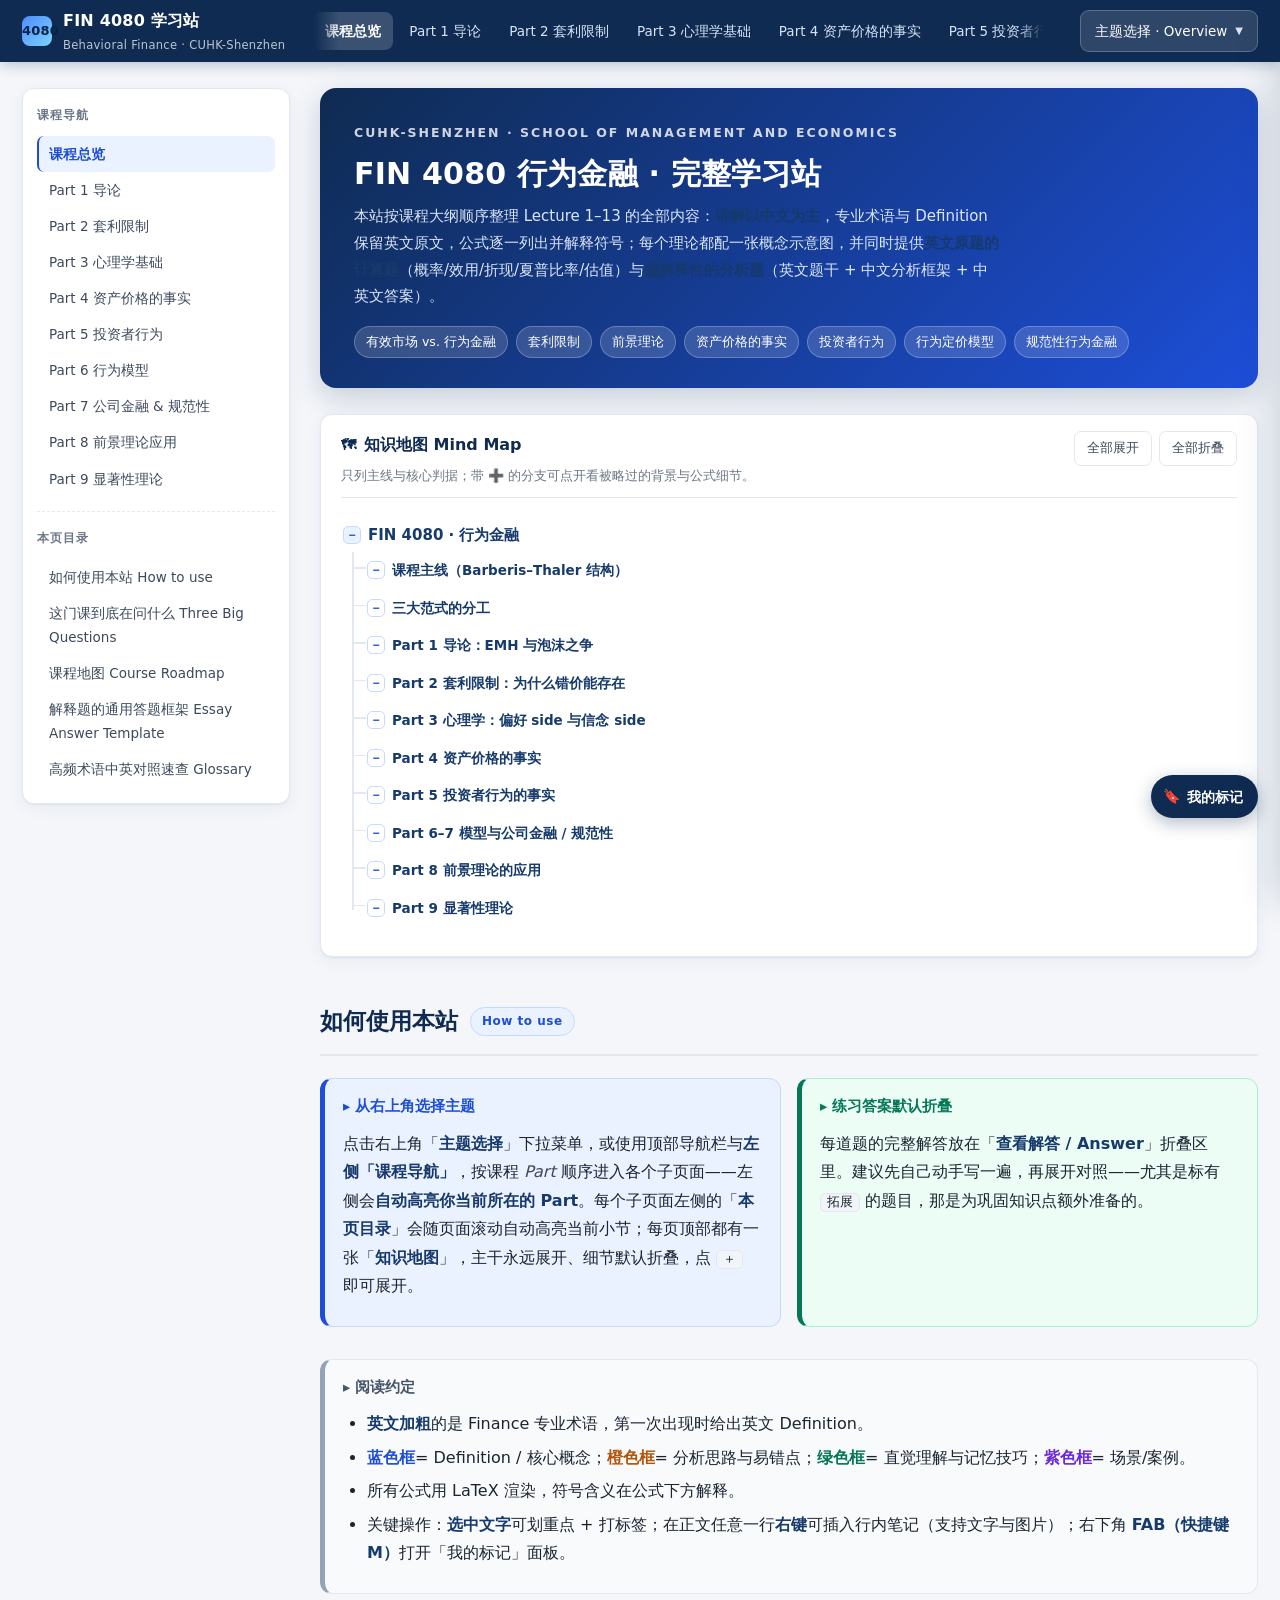
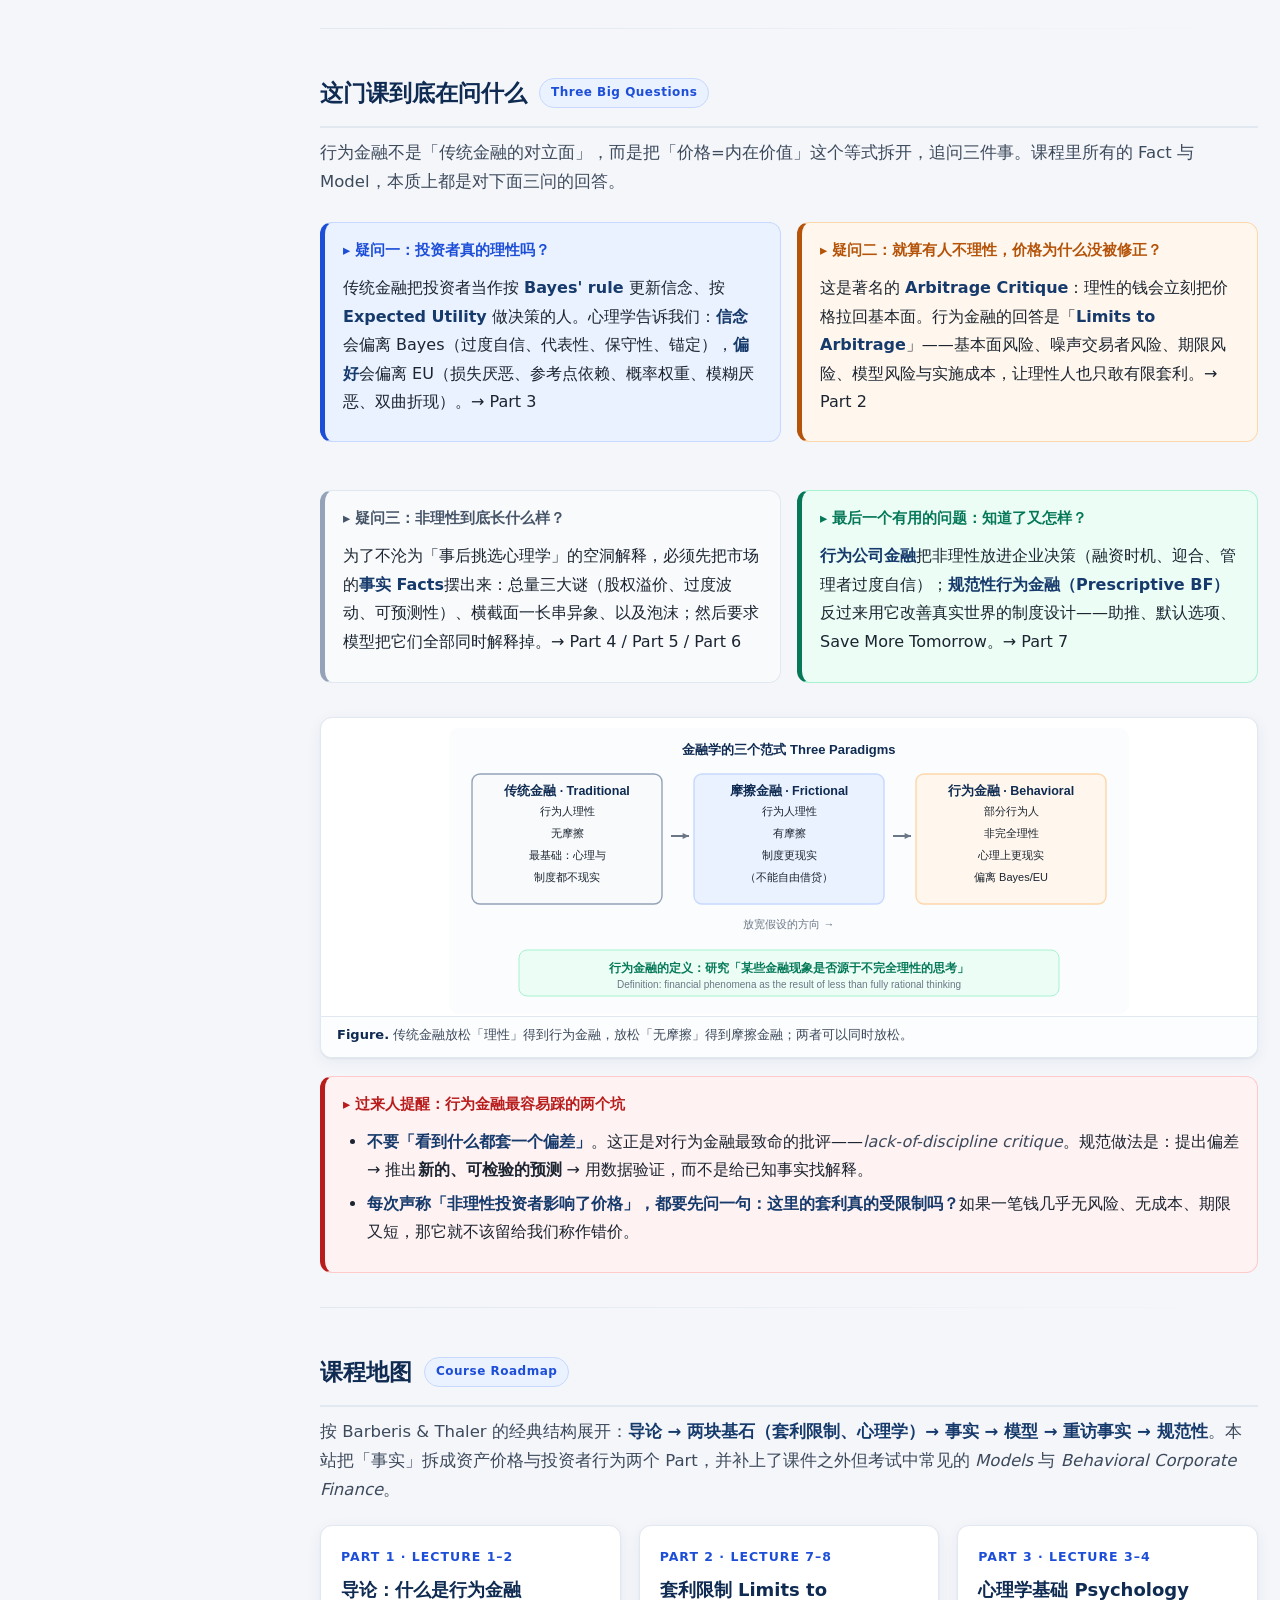
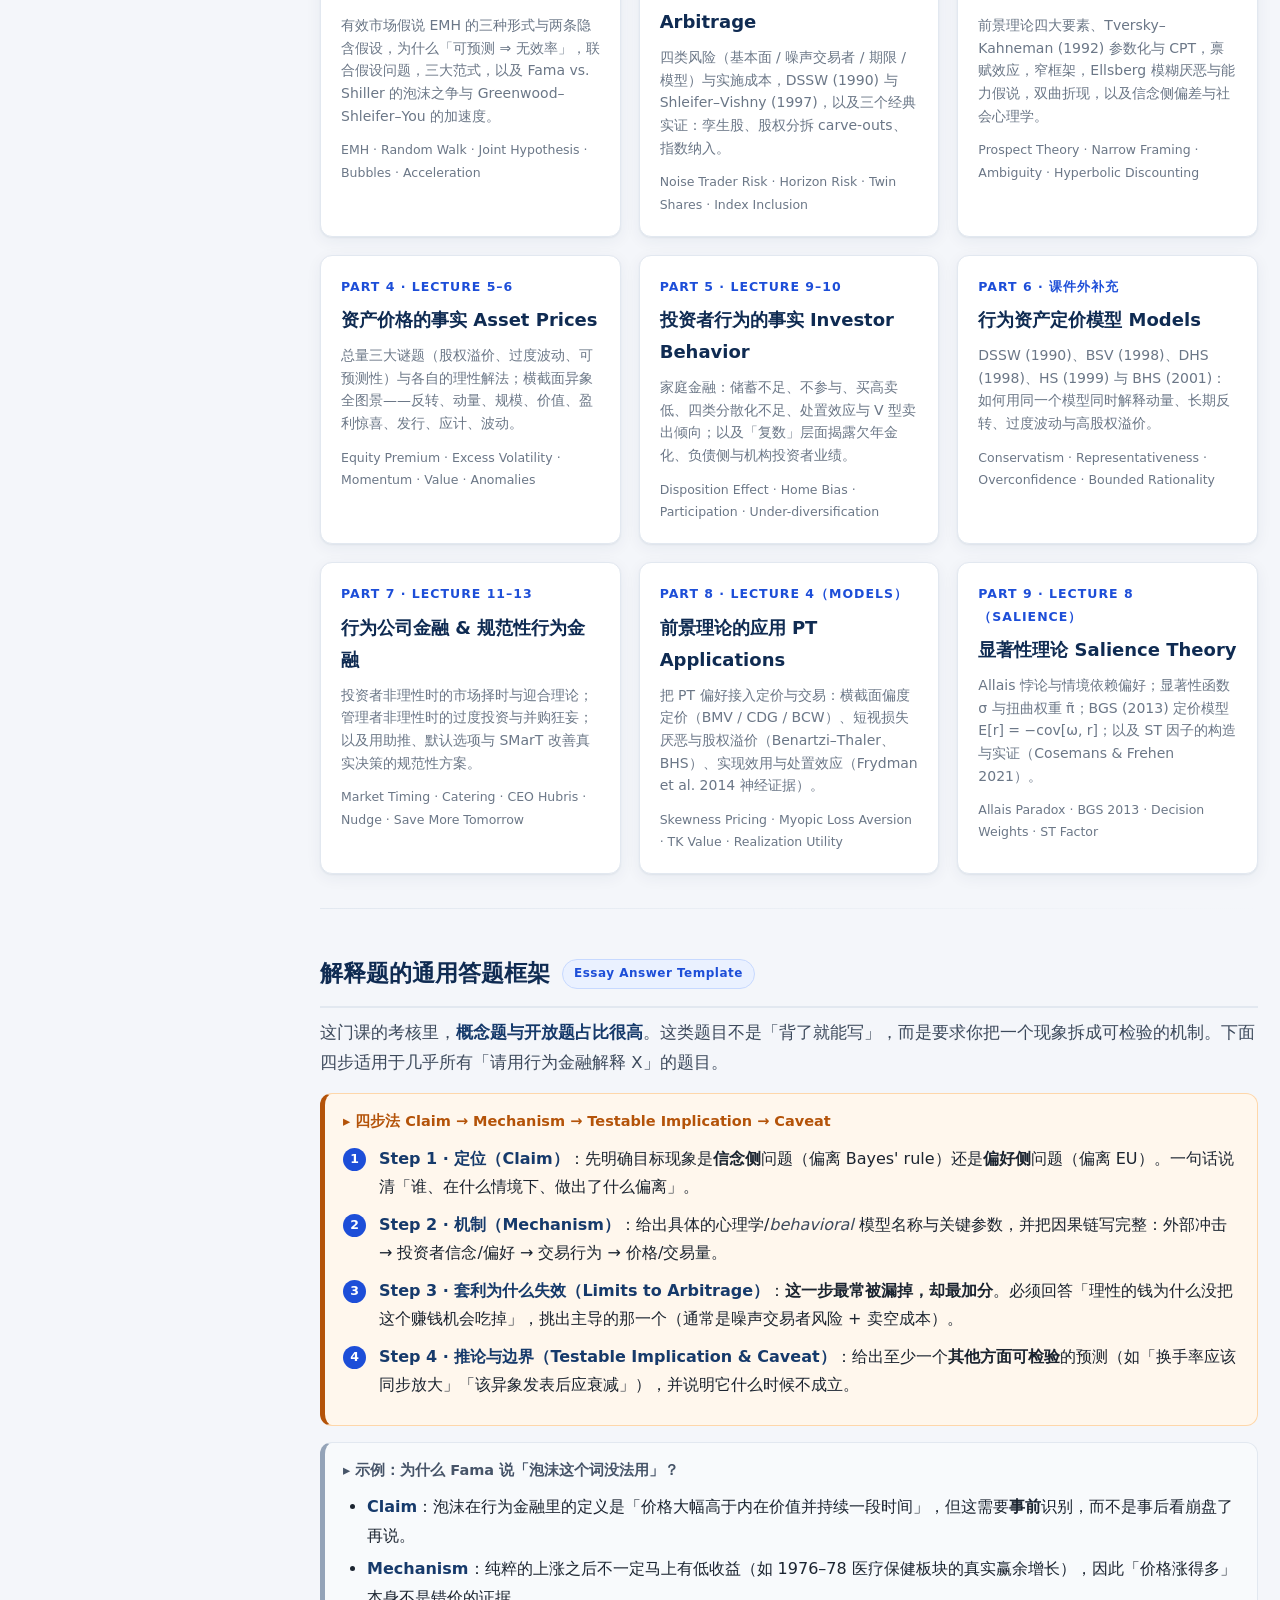
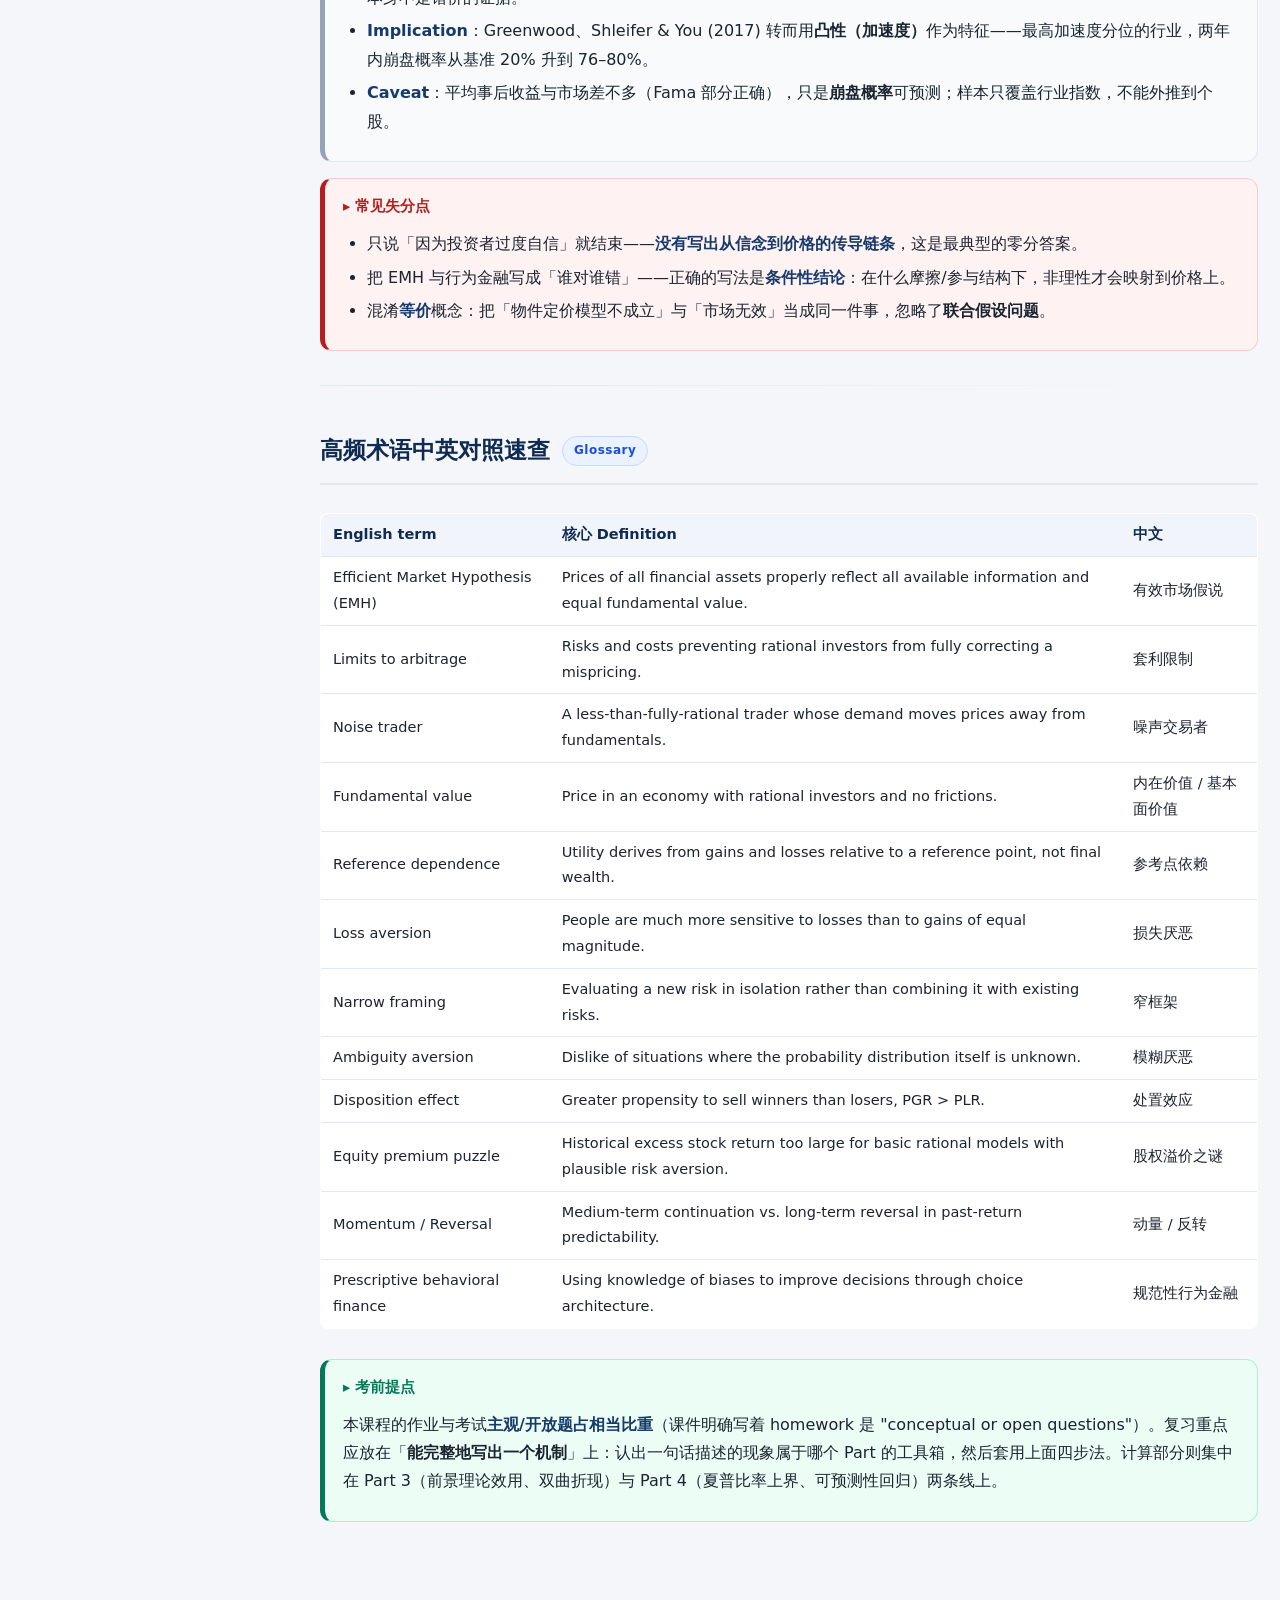
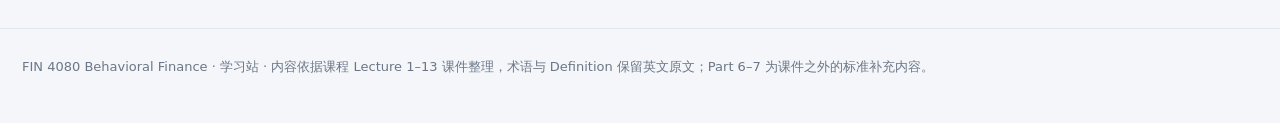
<file: index.html>
<!DOCTYPE html>
<html lang="zh-CN">
<head>
<meta property="og:title" content="FIN4080 行为金融学学习站"><meta property="og:description" content="CUHK-SZ FIN4080 行为金融学课程学习站：9 个 Part 的讲解、SVG 图示、自测练习与个人进度记录"><meta name="description" content="CUHK-SZ FIN4080 行为金融学课程学习站：9 个 Part 的讲解、SVG 图示、自测练习与个人进度记录"><meta property="og:image" content="https://lf3-static.bytednsdoc.com/obj/eden-cn/ylcylz_fsph_ryhs/ljhwZthlaukjlkulzlp/feisuda/avatar/7.svg"><link rel="icon" href="https://lf3-static.bytednsdoc.com/obj/eden-cn/ylcylz_fsph_ryhs/ljhwZthlaukjlkulzlp/feisuda/avatar/7.svg">
<meta charset="UTF-8">
<meta name="viewport" content="width=device-width, initial-scale=1.0">
    <meta name="robots" content="noindex, nofollow, noarchive, noimageindex">
    <meta name="googlebot" content="noindex, nofollow">
    <meta name="referrer" content="no-referrer">
<title>FIN4080 行为金融学学习站</title>
<link rel="stylesheet" href="assets/style.css">
<script>
window.MathJax = {
  tex: { inlineMath: [['\\(','\\)']], displayMath: [['\\[','\\]']] },
  svg: { fontCache: 'global' },
  options: { skipHtmlTags: ['script','noscript','style','textarea','pre','code'] }
};
</script>
<script src="assets/tex-mml-svg.js" id="MathJax-script" async></script>
<script>
/* Fallback: 若本地 MathJax 包不可用（例如部署副本缺少该资源），从 jsDelivr 兜底加载。 */
(function () {
  function loadCdn() {
    if (window.MathJax && window.MathJax.startup) return;
    var s = document.createElement('script');
    s.src = 'https://cdn.jsdelivr.net/npm/mathjax@3.2.2/es5/tex-mml-svg.js';
    s.async = true;
    document.head.appendChild(s);
  }
  window.addEventListener('load', function () { setTimeout(loadCdn, 400); });
})();
</script>
    <script src="assets/figures.js"></script>
    <script src="assets/mindmap.js"></script>
    <script src="assets/marks.js?v=20261017a"></script>
</head>
<body data-page="index" data-root="">

<header id="site-topbar"></header>

<div class="layout">
  <aside class="toc" id="site-toc"></aside>
  <main>

    <div class="hero">
      <div class="kicker">CUHK-Shenzhen · School of Management and Economics</div>
      <h1>FIN 4080 行为金融 · 完整学习站</h1>
      <p>本站按课程大纲顺序整理 Lecture 1–13 的全部内容：<strong>讲解以中文为主</strong>，专业术语与 Definition 保留英文原文，公式逐一列出并解释符号；每个理论都配一张概念示意图，并同时提供<strong>英文原题的计算题</strong>（概率/效用/折现/夏普比率/估值）与<strong>偏解释性的分析题</strong>（英文题干 + 中文分析框架 + 中英文答案）。</p>
      <div class="tags">
        <span>有效市场 vs. 行为金融</span><span>套利限制</span><span>前景理论</span><span>资产价格的事实</span><span>投资者行为</span><span>行为定价模型</span><span>规范性行为金融</span>
      </div>
    </div>

    <div id="mindmap-host"></div>

    <section id="how">
      <h2 class="sec">如何使用本站 <span class="badge">How to use</span></h2>
      <div class="grid2">
        <div class="box def">
          <div class="box-title">▸ 从右上角选择主题</div>
          <p>点击右上角「<strong>主题选择</strong>」下拉菜单，或使用顶部导航栏与<strong>左侧「课程导航」</strong>，按课程 <em>Part</em> 顺序进入各个子页面——左侧会<strong>自动高亮你当前所在的 Part</strong>。每个子页面左侧的「<strong>本页目录</strong>」会随页面滚动自动高亮当前小节；每页顶部都有一张「<strong>知识地图</strong>」，主干永远展开、细节默认折叠，点 <span class="kbd">＋</span> 即可展开。</p>
        </div>
        <div class="box tip">
          <div class="box-title">▸ 练习答案默认折叠</div>
          <p>每道题的完整解答放在「<strong>查看解答 / Answer</strong>」折叠区里。建议先自己动手写一遍，再展开对照——尤其是标有 <span class="kbd">拓展</span> 的题目，那是为巩固知识点额外准备的。</p>
        </div>
      </div>
      <div class="box note">
        <div class="box-title">▸ 阅读约定</div>
        <ul>
          <li><strong>英文加粗</strong>的是 Finance 专业术语，第一次出现时给出英文 Definition。</li>
          <li><span style="color:var(--blue);font-weight:600;">蓝色框</span>= Definition / 核心概念；<span style="color:var(--amber);font-weight:600;">橙色框</span>= 分析思路与易错点；<span style="color:var(--green);font-weight:600;">绿色框</span>= 直觉理解与记忆技巧；<span style="color:var(--purple);font-weight:600;">紫色框</span>= 场景/案例。</li>
          <li>所有公式用 LaTeX 渲染，符号含义在公式下方解释。</li>
          <li>关键操作：<strong>选中文字</strong>可划重点 + 打标签；在正文任意一行<strong>右键</strong>可插入行内笔记（支持文字与图片）；右下角 <strong>FAB（快捷键 M）</strong>打开「我的标记」面板。</li>
        </ul>
      </div>
    </section>

    <hr class="divider">

    <section id="why">
      <h2 class="sec">这门课到底在问什么 <span class="badge">Three Big Questions</span></h2>
      <p class="lede">行为金融不是「传统金融的对立面」，而是把「价格=内在价值」这个等式拆开，追问三件事。课程里所有的 Fact 与 Model，本质上都是对下面三问的回答。</p>

      <div class="grid2">
        <div class="box def">
          <div class="box-title">▸ 疑问一：投资者真的理性吗？</div>
          <p>传统金融把投资者当作按 <strong>Bayes' rule</strong> 更新信念、按 <strong>Expected Utility</strong> 做决策的人。心理学告诉我们：<strong>信念</strong>会偏离 Bayes（过度自信、代表性、保守性、锚定），<strong>偏好</strong>会偏离 EU（损失厌恶、参考点依赖、概率权重、模糊厌恶、双曲折现）。→ Part 3</p>
        </div>
        <div class="box key">
          <div class="box-title">▸ 疑问二：就算有人不理性，价格为什么没被修正？</div>
          <p>这是著名的 <strong>Arbitrage Critique</strong>：理性的钱会立刻把价格拉回基本面。行为金融的回答是「<strong>Limits to Arbitrage</strong>」——基本面风险、噪声交易者风险、期限风险、模型风险与实施成本，让理性人也只敢有限套利。→ Part 2</p>
        </div>
        <div class="box note">
          <div class="box-title">▸ 疑问三：非理性到底长什么样？</div>
          <p>为了不沦为「事后挑选心理学」的空洞解释，必须先把市场的<strong>事实 Facts</strong>摆出来：总量三大谜（股权溢价、过度波动、可预测性）、横截面一长串异象、以及泡沫；然后要求模型把它们全部<code>同时</code>解释掉。→ Part 4 / Part 5 / Part 6</p>
        </div>
        <div class="box tip">
          <div class="box-title">▸ 最后一个有用的问题：知道了又怎样？</div>
          <p><strong>行为公司金融</strong>把非理性放进企业决策（融资时机、迎合、管理者过度自信）；<strong>规范性行为金融（Prescriptive BF）</strong>反过来用它改善真实世界的制度设计——助推、默认选项、Save More Tomorrow。→ Part 7</p>
        </div>
      </div>

      <div class="fig" data-fig="paradigms" data-cap="传统金融放松「理性」得到行为金融，放松「无摩擦」得到摩擦金融；两者可以同时放松。"></div>

      <div class="box warn">
        <div class="box-title">▸ 过来人提醒：行为金融最容易踩的两个坑</div>
        <ul>
          <li><strong>不要「看到什么都套一个偏差」</strong>。这正是对行为金融最致命的批评——<em>lack-of-discipline critique</em>。规范做法是：提出偏差 → 推出<b>新的、可检验的预测</b> → 用数据验证，而不是给已知事实找解释。</li>
          <li><strong>每次声称「非理性投资者影响了价格」，都要先问一句：这里的套利真的受限制吗？</strong>如果一笔钱几乎无风险、无成本、期限又短，那它就不该留给我们称作错价。</li>
        </ul>
      </div>
    </section>

    <hr class="divider">

    <section id="parts">
      <h2 class="sec">课程地图 <span class="badge">Course Roadmap</span></h2>
      <p class="lede">按 Barberis &amp; Thaler 的经典结构展开：<strong>导论 → 两块基石（套利限制、心理学）→ 事实 → 模型 → 重访事实 → 规范性</strong>。本站把「事实」拆成资产价格与投资者行为两个 Part，并补上了课件之外但考试中常见的 <em>Models</em> 与 <em>Behavioral Corporate Finance</em>。</p>

      <div class="cards">
        <a class="card" href="part1-introduction.html">
          <div class="n">PART 1 · LECTURE 1–2</div>
          <h3>导论：什么是行为金融</h3>
          <p>有效市场假说 EMH 的三种形式与两条隐含假设，为什么「可预测 ⇒ 无效率」，联合假设问题，三大范式，以及 Fama vs. Shiller 的泡沫之争与 Greenwood–Shleifer–You 的加速度。</p>
          <div class="meta">EMH · Random Walk · Joint Hypothesis · Bubbles · Acceleration</div>
        </a>
        <a class="card" href="part2-limits-to-arbitrage.html">
          <div class="n">PART 2 · LECTURE 7–8</div>
          <h3>套利限制 Limits to Arbitrage</h3>
          <p>四类风险（基本面 / 噪声交易者 / 期限 / 模型）与实施成本，DSSW (1990) 与 Shleifer–Vishny (1997)，以及三个经典实证：孪生股、股权分拆 carve-outs、指数纳入。</p>
          <div class="meta">Noise Trader Risk · Horizon Risk · Twin Shares · Index Inclusion</div>
        </a>
        <a class="card" href="part3-psychology.html">
          <div class="n">PART 3 · LECTURE 3–4</div>
          <h3>心理学基础 Psychology</h3>
          <p>前景理论四大要素、Tversky–Kahneman (1992) 参数化与 CPT，禀赋效应，窄框架，Ellsberg 模糊厌恶与能力假说，双曲折现，以及信念侧偏差与社会心理学。</p>
          <div class="meta">Prospect Theory · Narrow Framing · Ambiguity · Hyperbolic Discounting</div>
        </a>
        <a class="card" href="part4-asset-prices.html">
          <div class="n">PART 4 · LECTURE 5–6</div>
          <h3>资产价格的事实 Asset Prices</h3>
          <p>总量三大谜题（股权溢价、过度波动、可预测性）与各自的理性解法；横截面异象全图景——反转、动量、规模、价值、盈利惊喜、发行、应计、波动。</p>
          <div class="meta">Equity Premium · Excess Volatility · Momentum · Value · Anomalies</div>
        </a>
        <a class="card" href="part5-investor-behavior.html">
          <div class="n">PART 5 · LECTURE 9–10</div>
          <h3>投资者行为的事实 Investor Behavior</h3>
          <p>家庭金融：储蓄不足、不参与、买高卖低、四类分散化不足、处置效应与 V 型卖出倾向；以及「复数」层面揭露欠年金化、负债侧与机构投资者业绩。</p>
          <div class="meta">Disposition Effect · Home Bias · Participation · Under-diversification</div>
        </a>
        <a class="card" href="part6-behavioral-models.html">
          <div class="n">PART 6 · 课件外补充</div>
          <h3>行为资产定价模型 Models</h3>
          <p>DSSW (1990)、BSV (1998)、DHS (1998)、HS (1999) 与 BHS (2001)：如何用同一个模型同时解释动量、长期反转、过度波动与高股权溢价。</p>
          <div class="meta">Conservatism · Representativeness · Overconfidence · Bounded Rationality</div>
        </a>
        <a class="card" href="part7-corporate-prescriptive.html">
          <div class="n">PART 7 · LECTURE 11–13</div>
          <h3>行为公司金融 &amp; 规范性行为金融</h3>
          <p>投资者非理性时的市场择时与迎合理论；管理者非理性时的过度投资与并购狂妄；以及用助推、默认选项与 SMarT 改善真实决策的规范性方案。</p>
          <div class="meta">Market Timing · Catering · CEO Hubris · Nudge · Save More Tomorrow</div>
        </a>
        <a class="card" href="part8-pt-applications.html">
          <div class="n">PART 8 · LECTURE 4（MODELS）</div>
          <h3>前景理论的应用 PT Applications</h3>
          <p>把 PT 偏好接入定价与交易：横截面偏度定价（BMV / CDG / BCW）、短视损失厌恶与股权溢价（Benartzi–Thaler、BHS）、实现效用与处置效应（Frydman et al. 2014 神经证据）。</p>
          <div class="meta">Skewness Pricing · Myopic Loss Aversion · TK Value · Realization Utility</div>
        </a>
        <a class="card" href="part9-salience.html">
          <div class="n">PART 9 · LECTURE 8（SALIENCE）</div>
          <h3>显著性理论 Salience Theory</h3>
          <p>Allais 悖论与情境依赖偏好；显著性函数 σ 与扭曲权重 π̃；BGS (2013) 定价模型 E[r] = −cov[ω, r]；以及 ST 因子的构造与实证（Cosemans &amp; Frehen 2021）。</p>
          <div class="meta">Allais Paradox · BGS 2013 · Decision Weights · ST Factor</div>
        </a>
      </div>
    </section>

    <hr class="divider">

    <section id="exam">
      <h2 class="sec">解释题的通用答题框架 <span class="badge">Essay Answer Template</span></h2>
      <p class="lede">这门课的考核里，<strong>概念题与开放题占比很高</strong>。这类题目不是「背了就能写」，而是要求你把一个现象拆成可检验的机制。下面四步适用于几乎所有「请用行为金融解释 X」的题目。</p>

      <div class="box key">
        <div class="box-title">▸ 四步法 Claim → Mechanism → Testable Implication → Caveat</div>
        <ol class="steps">
          <li><strong>Step 1 · 定位（Claim）</strong>：先明确目标现象是<b>信念侧</b>问题（偏离 Bayes' rule）还是<b>偏好侧</b>问题（偏离 EU）。一句话说清「谁、在什么情境下、做出了什么偏离」。</li>
          <li><strong>Step 2 · 机制（Mechanism）</strong>：给出具体的心理学/<em>behavioral</em> 模型名称与关键参数，并把因果链写完整：外部冲击 → 投资者信念/偏好 → 交易行为 → 价格/交易量。</li>
          <li><strong>Step 3 · 套利为什么失效（Limits to Arbitrage）</strong>：<b>这一步最常被漏掉，却最加分</b>。必须回答「理性的钱为什么没把这个赚钱机会吃掉」，挑出主导的那一个（通常是噪声交易者风险 + 卖空成本）。</li>
          <li><strong>Step 4 · 推论与边界（Testable Implication &amp; Caveat）</strong>：给出至少一个<b>其他方面可检验</b>的预测（如「换手率应该同步放大」「该异象发表后应衰减」），并说明它什么时候不成立。</li>
        </ol>
      </div>

      <div class="box note">
        <div class="box-title">▸ 示例：为什么 Fama 说「泡沫这个词没法用」？</div>
        <ul>
          <li><strong>Claim</strong>：泡沫在行为金融里的定义是「价格大幅高于内在价值并持续一段时间」，但这需要<b>事前</b>识别，而不是事后看崩盘了再说。</li>
          <li><strong>Mechanism</strong>：纯粹的上涨之后不一定马上有低收益（如 1976–78 医疗保健板块的真实赢余增长），因此「价格涨得多」本身不是错价的证据。</li>
          <li><strong>Implication</strong>：Greenwood、Shleifer &amp; You (2017) 转而用<b>凸性（加速度）</b>作为特征——最高加速度分位的行业，两年内崩盘概率从基准 20% 升到 76–80%。</li>
          <li><strong>Caveat</strong>：平均事后收益与市场差不多（Fama 部分正确），只是<b>崩盘概率</b>可预测；样本只覆盖行业指数，不能外推到个股。</li>
        </ul>
      </div>

      <div class="box warn">
        <div class="box-title">▸ 常见失分点</div>
        <ul>
          <li>只说「因为投资者过度自信」就结束——<strong>没有写出从信念到价格的传导链条</strong>，这是最典型的零分答案。</li>
          <li>把 EMH 与行为金融写成「谁对谁错」——正确的写法是<strong>条件性结论</strong>：在什么摩擦/参与结构下，非理性才会映射到价格上。</li>
          <li>混淆<strong>等价</strong>概念：把「物件定价模型不成立」与「市场无效」当成同一件事，忽略了<b>联合假设问题</b>。</li>
        </ul>
      </div>
    </section>

    <hr class="divider">

    <section id="glossary">
      <h2 class="sec">高频术语中英对照速查 <span class="badge">Glossary</span></h2>
      <div class="tablewrap">
      <table class="data">
        <thead><tr><th>English term</th><th>核心 Definition</th><th>中文</th></tr></thead>
        <tbody>
          <tr><td>Efficient Market Hypothesis (EMH)</td><td>Prices of all financial assets properly reflect all available information and equal fundamental value.</td><td>有效市场假说</td></tr>
          <tr><td>Limits to arbitrage</td><td>Risks and costs preventing rational investors from fully correcting a mispricing.</td><td>套利限制</td></tr>
          <tr><td>Noise trader</td><td>A less-than-fully-rational trader whose demand moves prices away from fundamentals.</td><td>噪声交易者</td></tr>
          <tr><td>Fundamental value</td><td>Price in an economy with rational investors and no frictions.</td><td>内在价值 / 基本面价值</td></tr>
          <tr><td>Reference dependence</td><td>Utility derives from gains and losses relative to a reference point, not final wealth.</td><td>参考点依赖</td></tr>
          <tr><td>Loss aversion</td><td>People are much more sensitive to losses than to gains of equal magnitude.</td><td>损失厌恶</td></tr>
          <tr><td>Narrow framing</td><td>Evaluating a new risk in isolation rather than combining it with existing risks.</td><td>窄框架</td></tr>
          <tr><td>Ambiguity aversion</td><td>Dislike of situations where the probability distribution itself is unknown.</td><td>模糊厌恶</td></tr>
          <tr><td>Disposition effect</td><td>Greater propensity to sell winners than losers, PGR &gt; PLR.</td><td>处置效应</td></tr>
          <tr><td>Equity premium puzzle</td><td>Historical excess stock return too large for basic rational models with plausible risk aversion.</td><td>股权溢价之谜</td></tr>
          <tr><td>Momentum / Reversal</td><td>Medium-term continuation vs. long-term reversal in past-return predictability.</td><td>动量 / 反转</td></tr>
          <tr><td>Prescriptive behavioral finance</td><td>Using knowledge of biases to improve decisions through choice architecture.</td><td>规范性行为金融</td></tr>
        </tbody>
      </table>
      </div>

      <div class="box tip">
        <div class="box-title">▸ 考前提点</div>
        <p>本课程的作业与考试<strong>主观/开放题占相当比重</strong>（课件明确写着 homework 是 "conceptual or open questions"）。复习重点应放在「<b>能完整地写出一个机制</b>」上：认出一句话描述的现象属于哪个 Part 的工具箱，然后套用上面四步法。计算部分则集中在 Part 3（前景理论效用、双曲折现）与 Part 4（夏普比率上界、可预测性回归）两条线上。</p>
      </div>
    </section>

  </main>
</div>

<footer class="footer">
  FIN 4080 Behavioral Finance · 学习站 · 内容依据课程 Lecture 1–13 课件整理，术语与 Definition 保留英文原文；Part 6–7 为课件之外的标准补充内容。
</footer>

<script src="assets/app.js"></script>
</body>
</html>
</file>
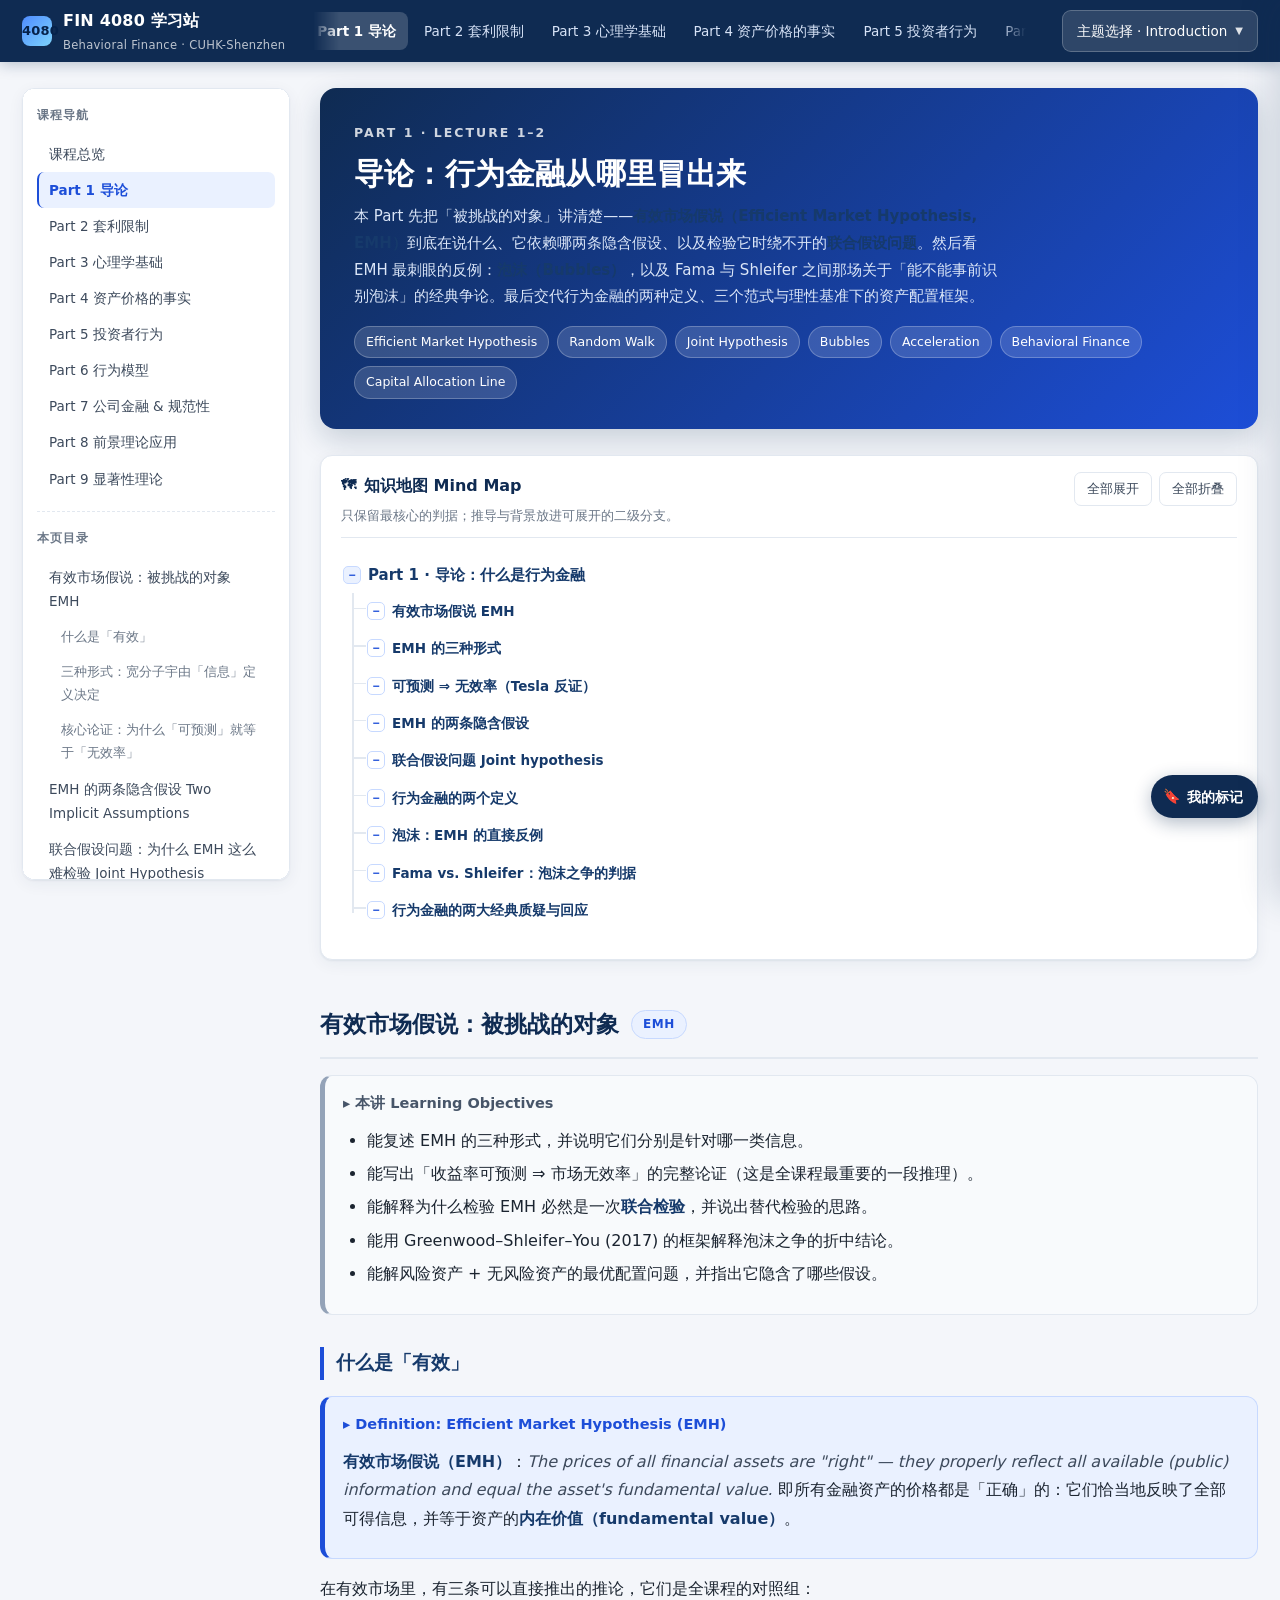
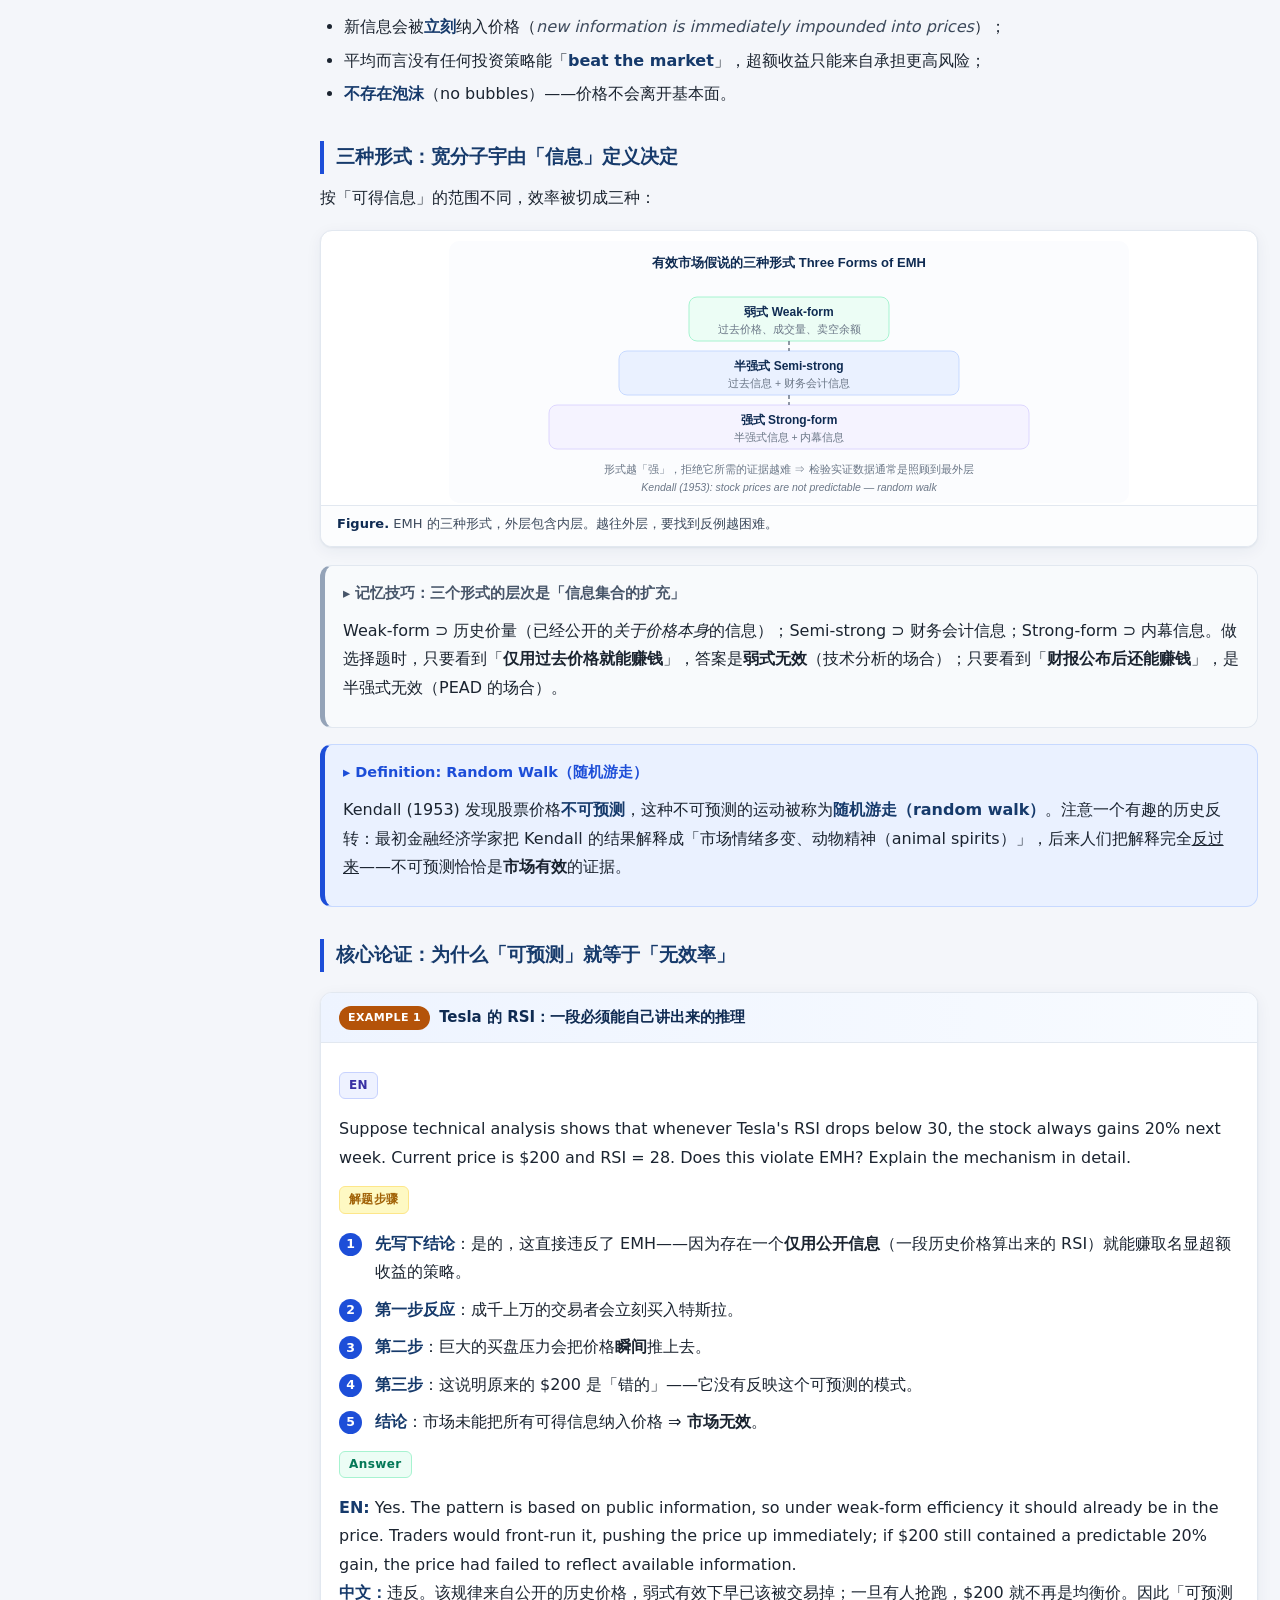
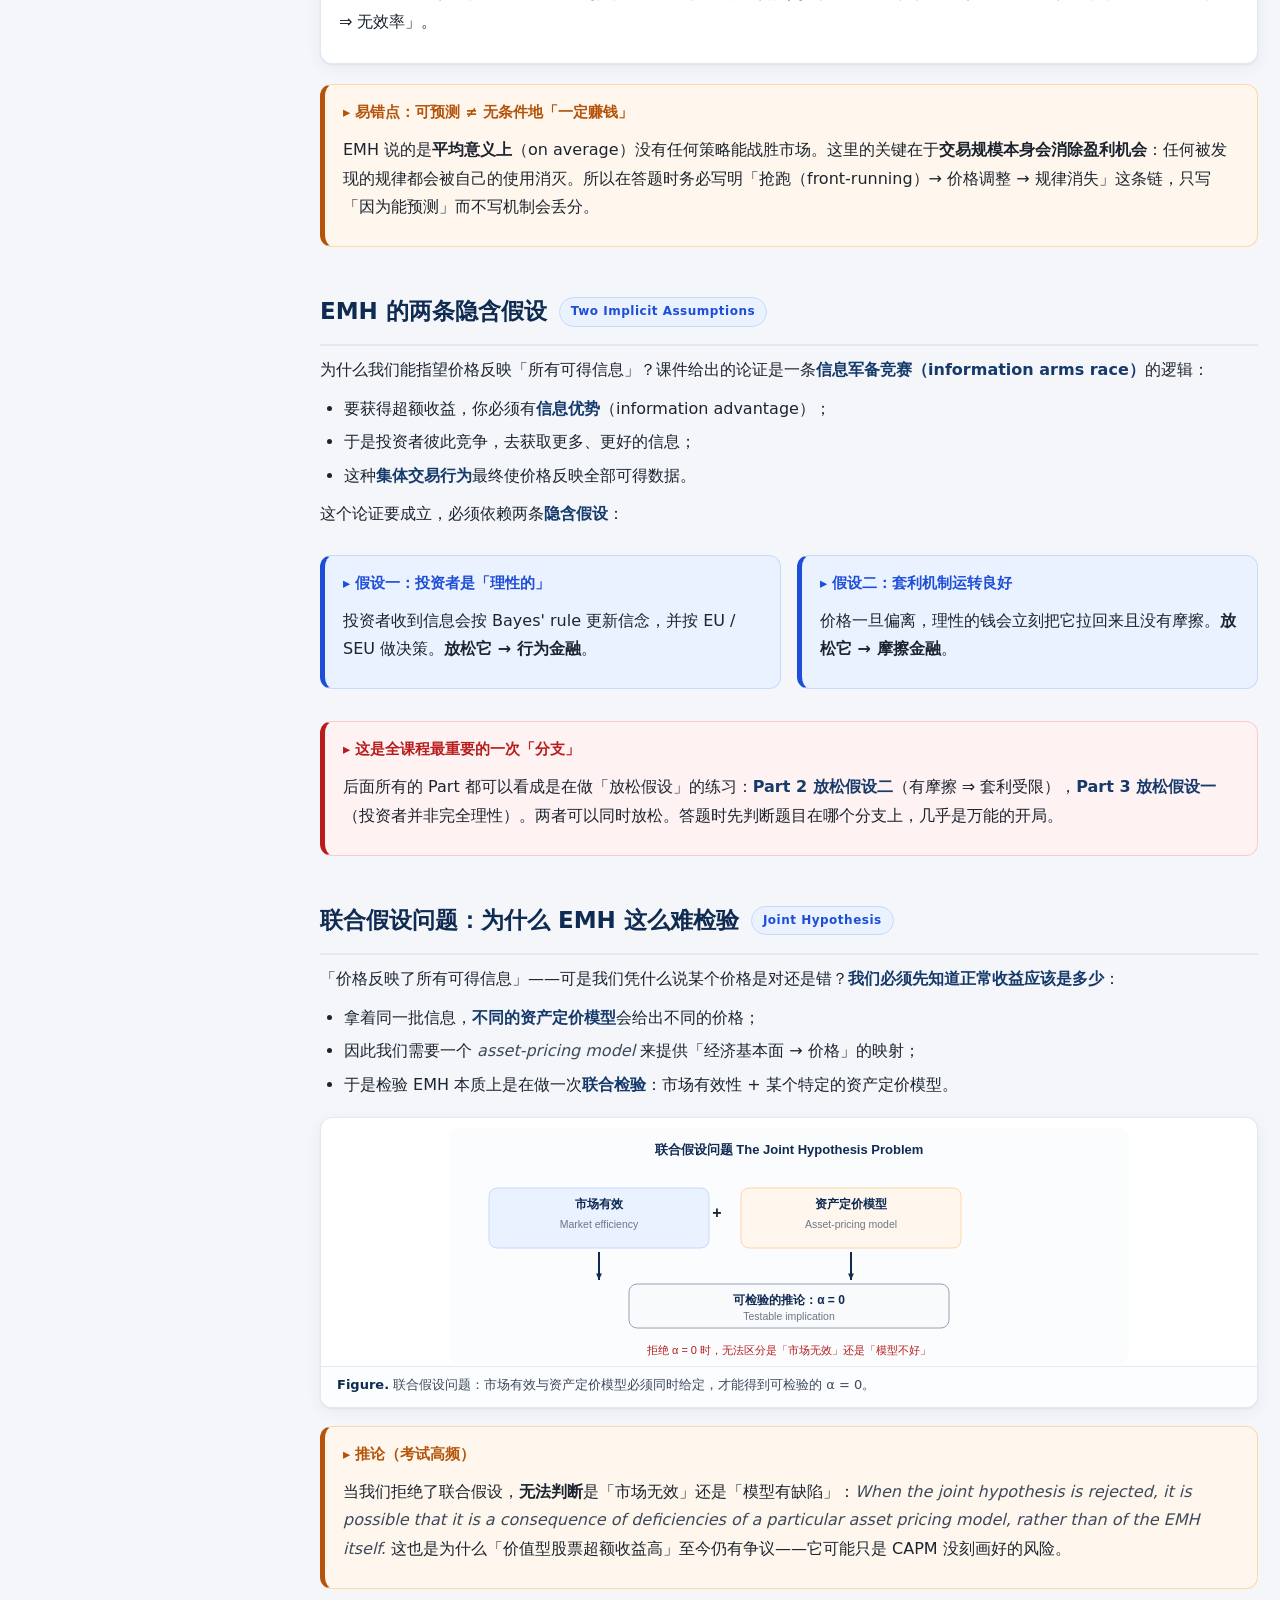
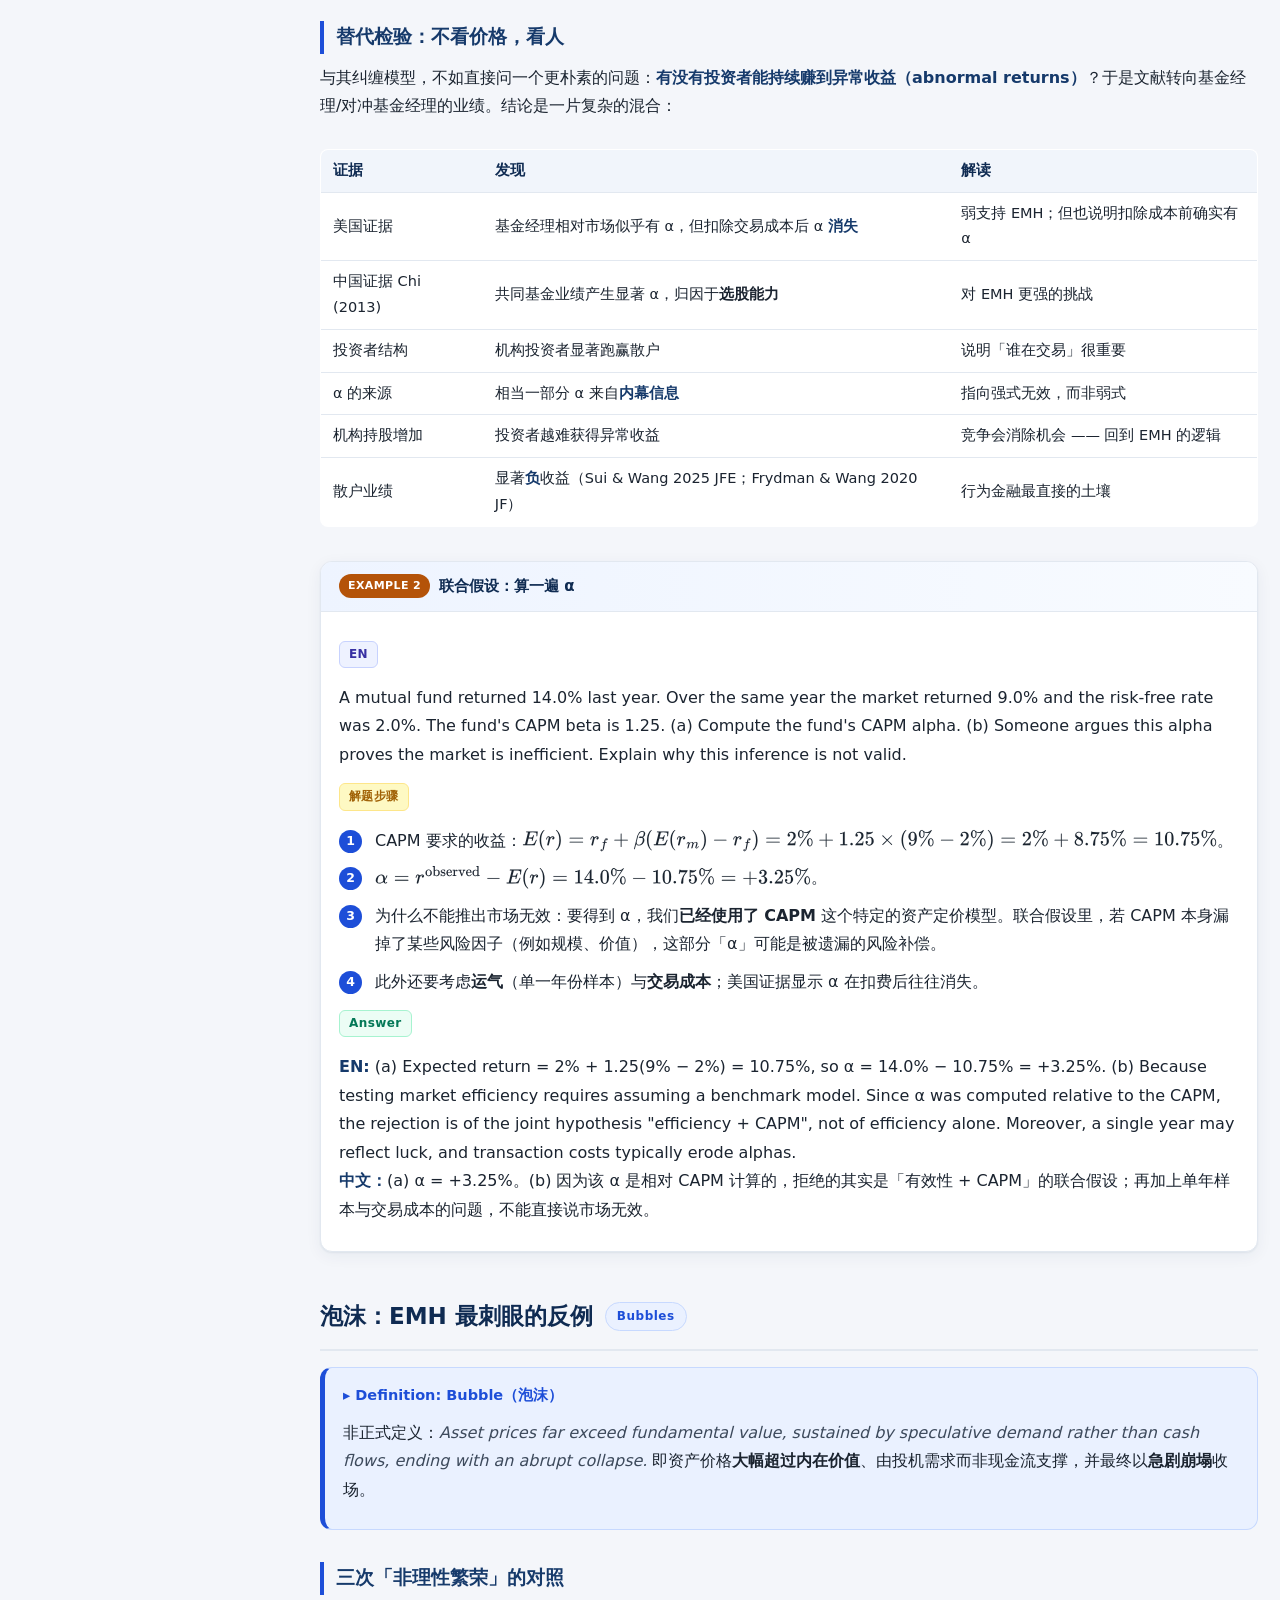
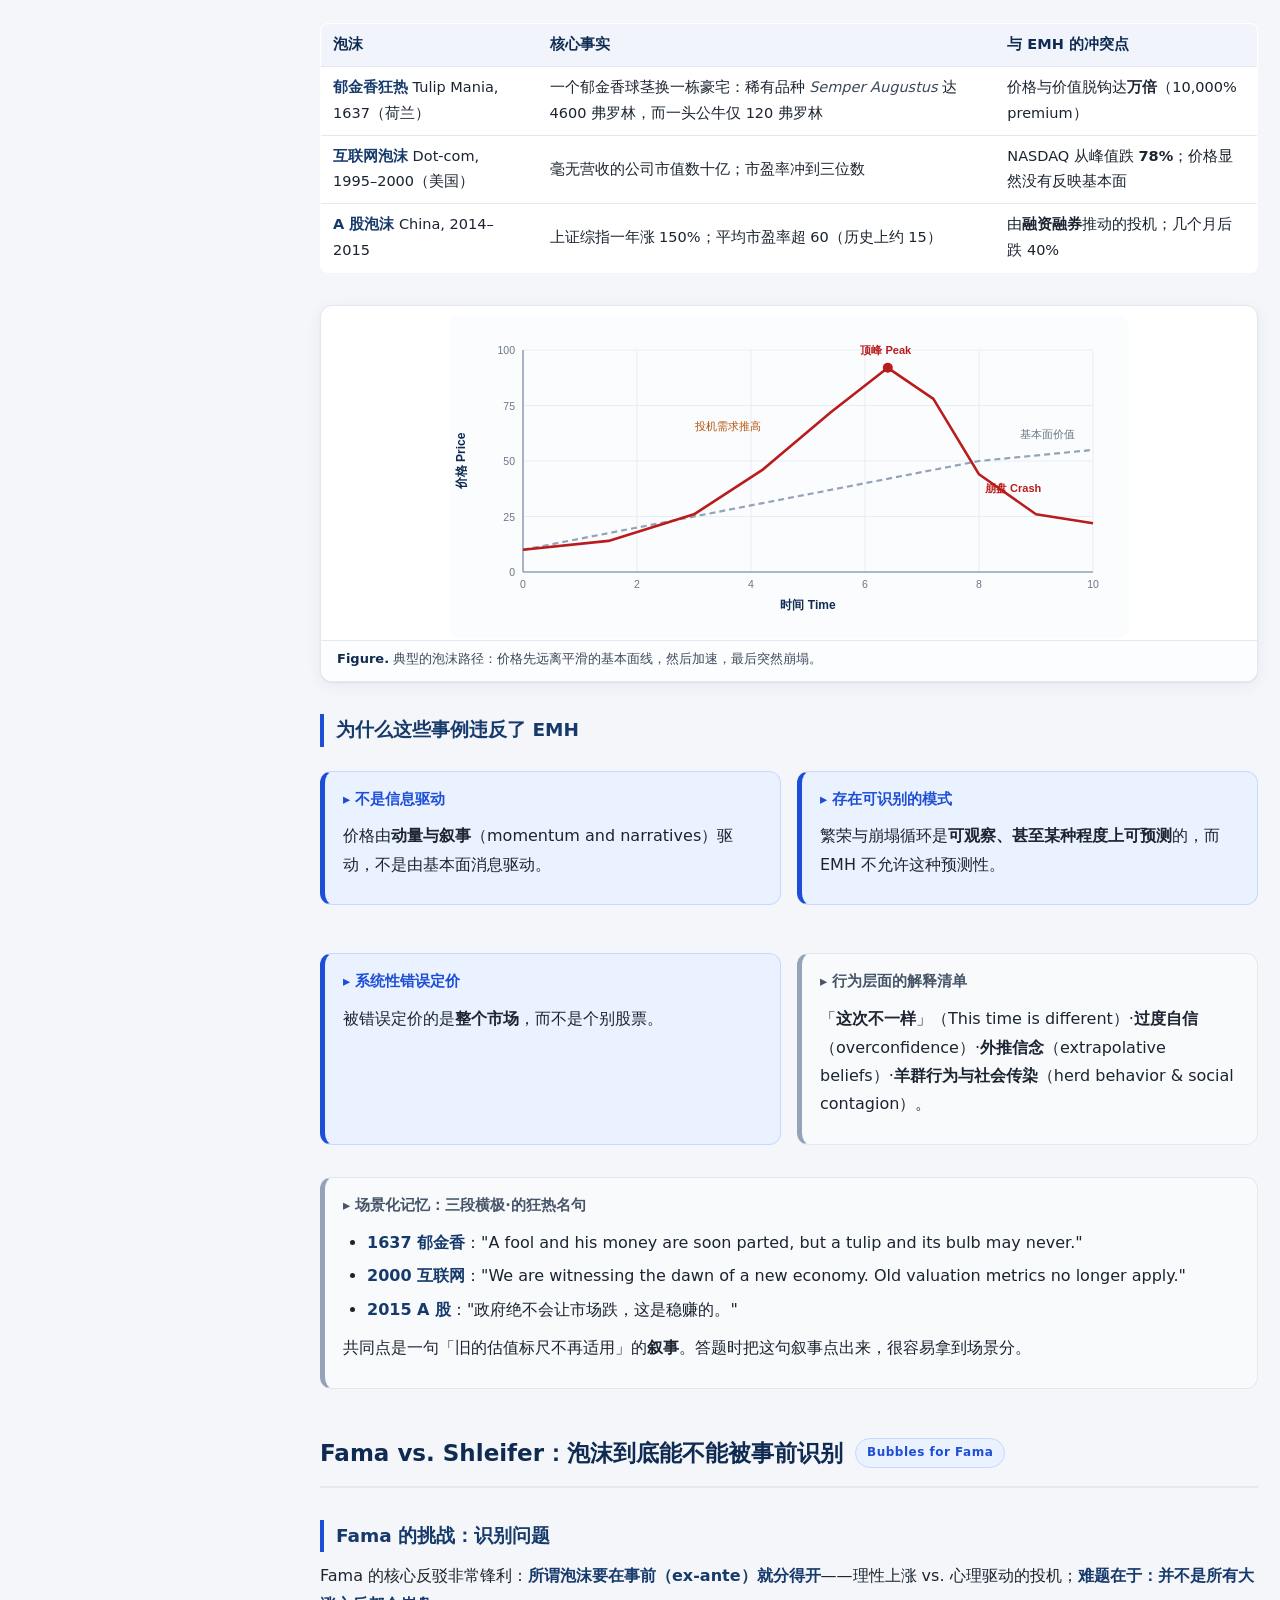
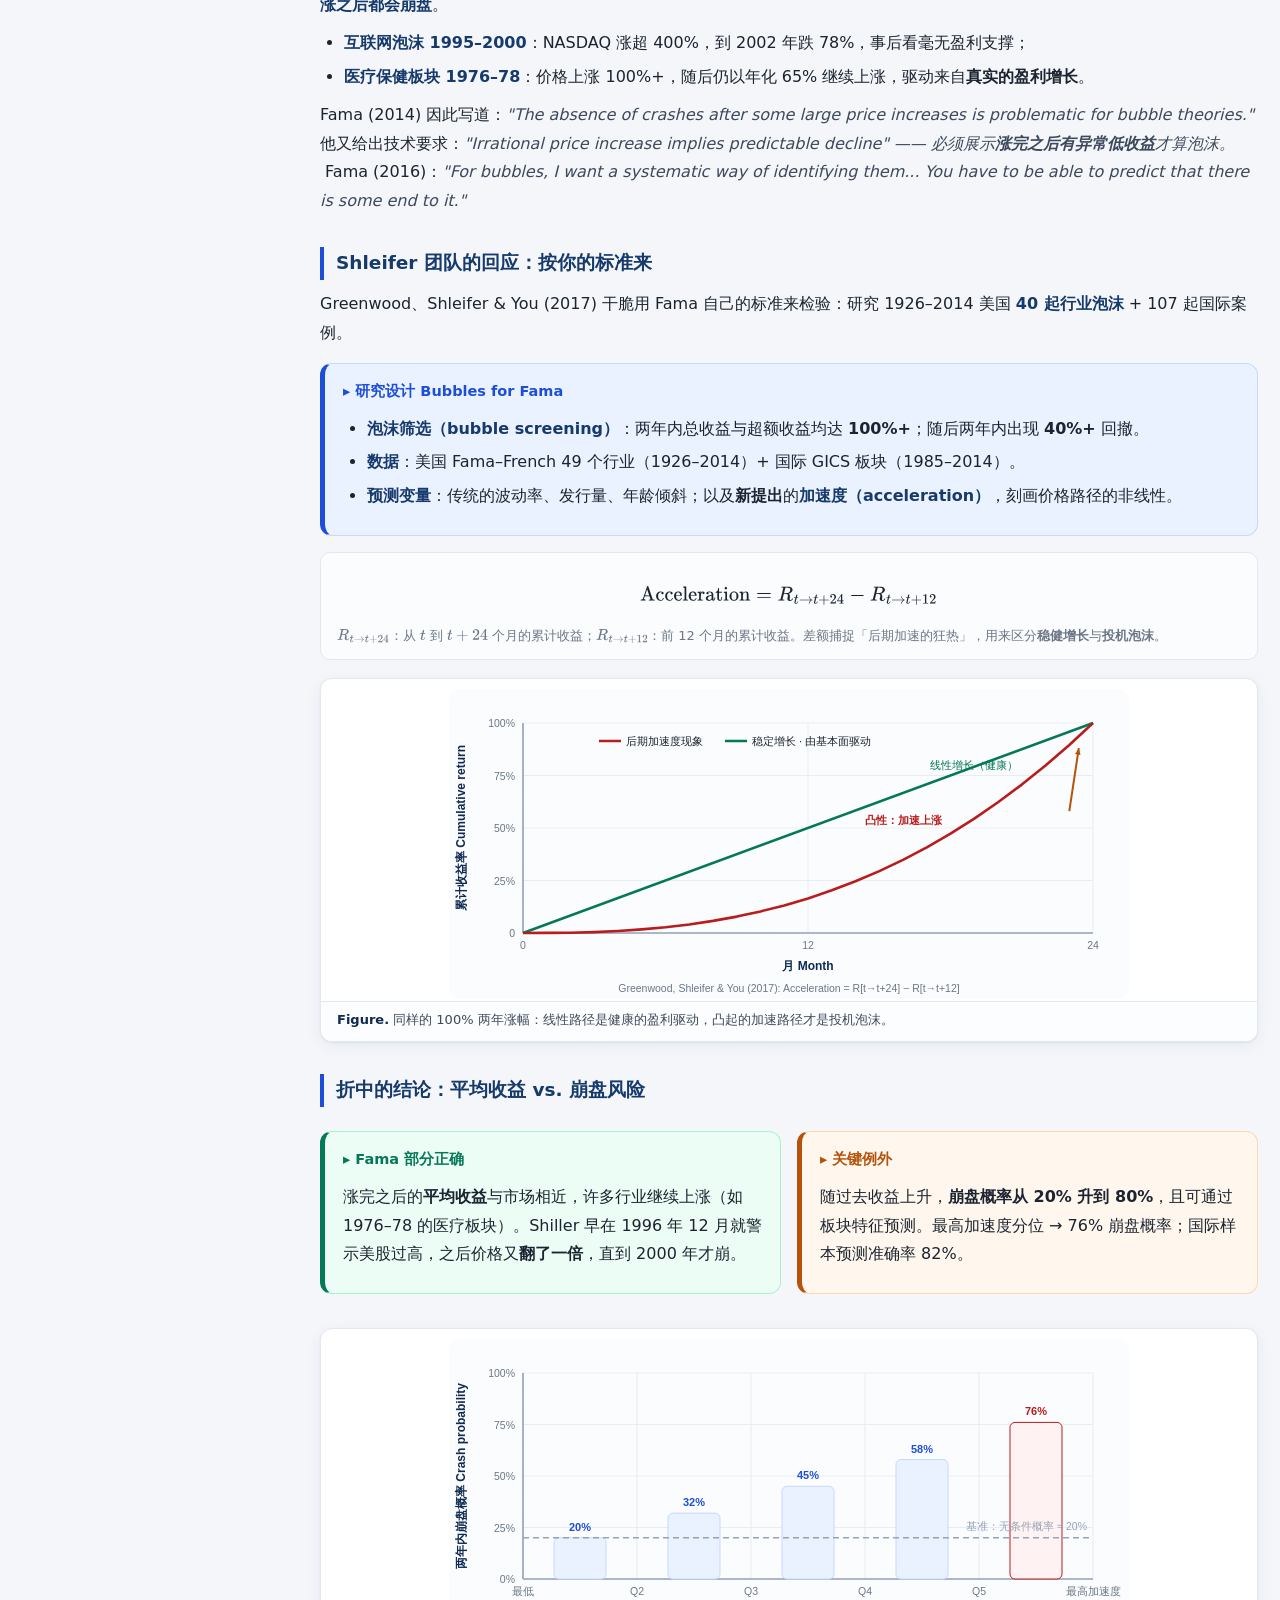
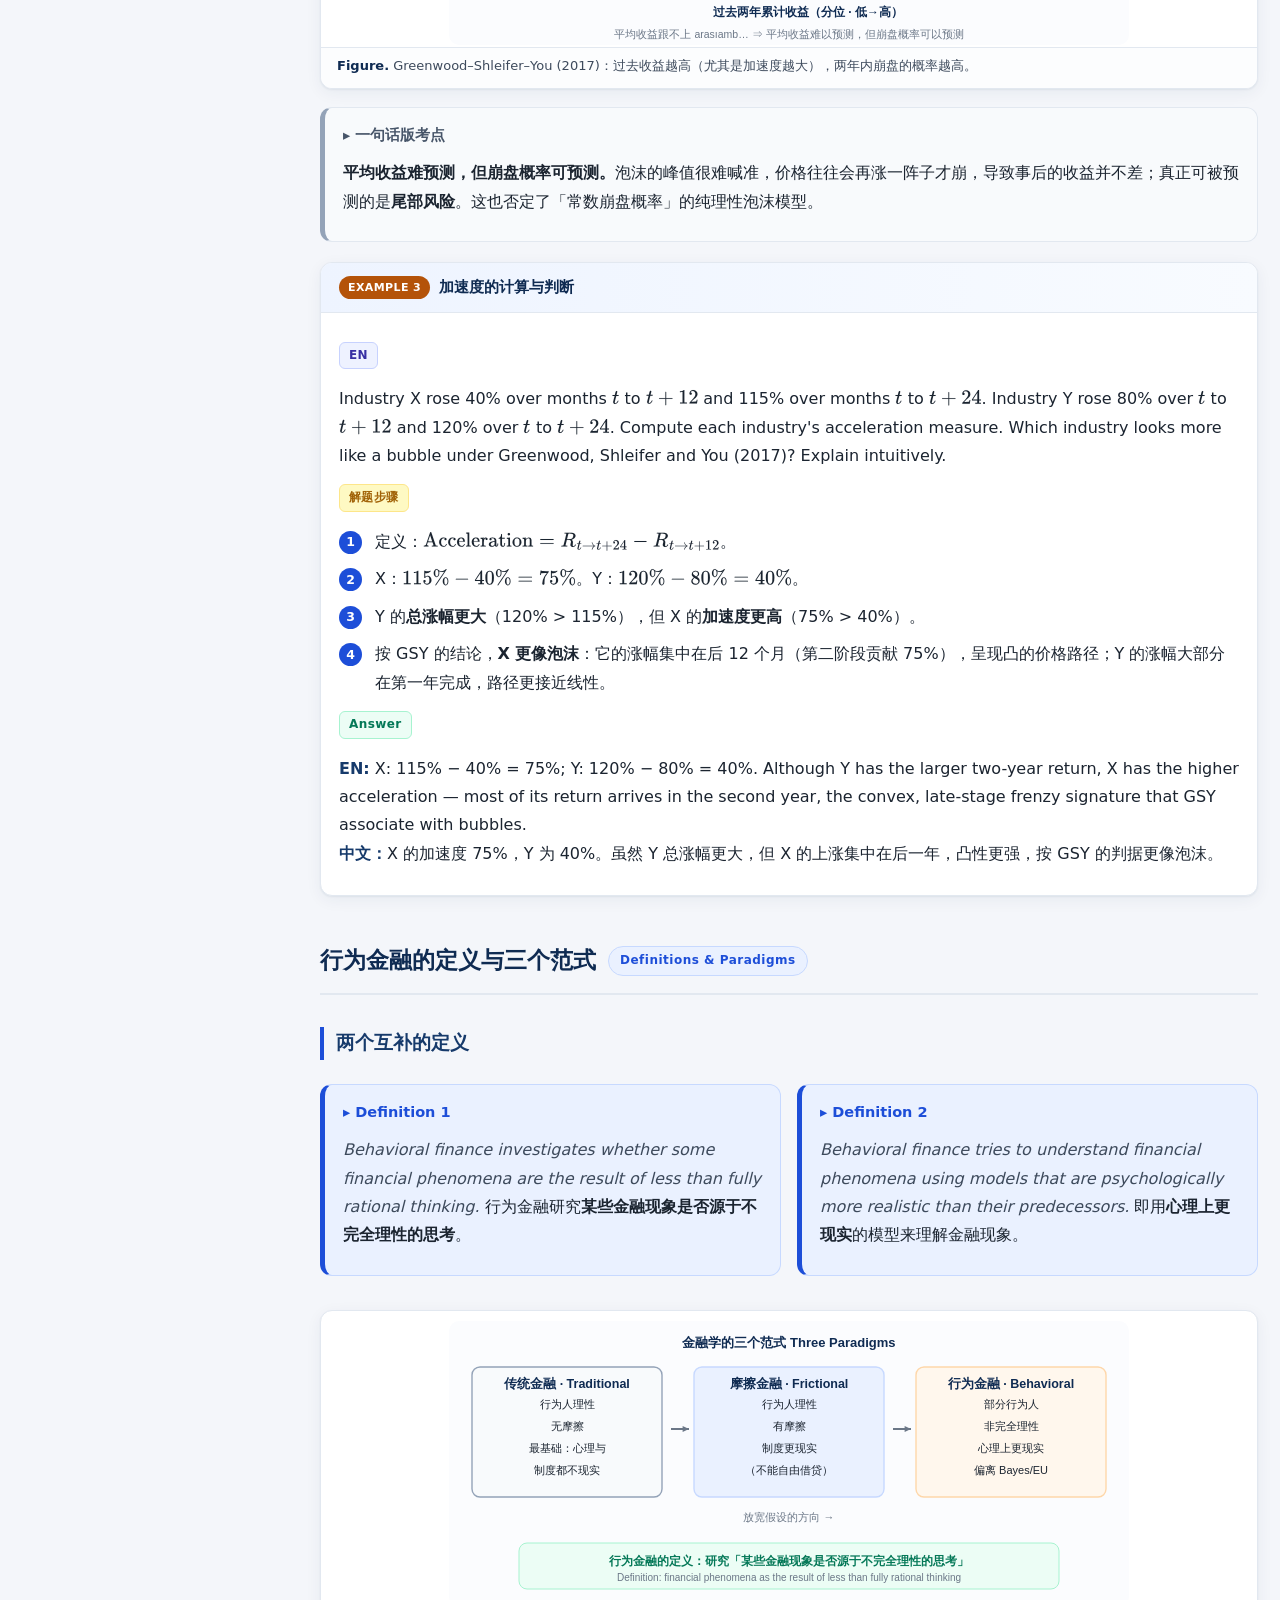
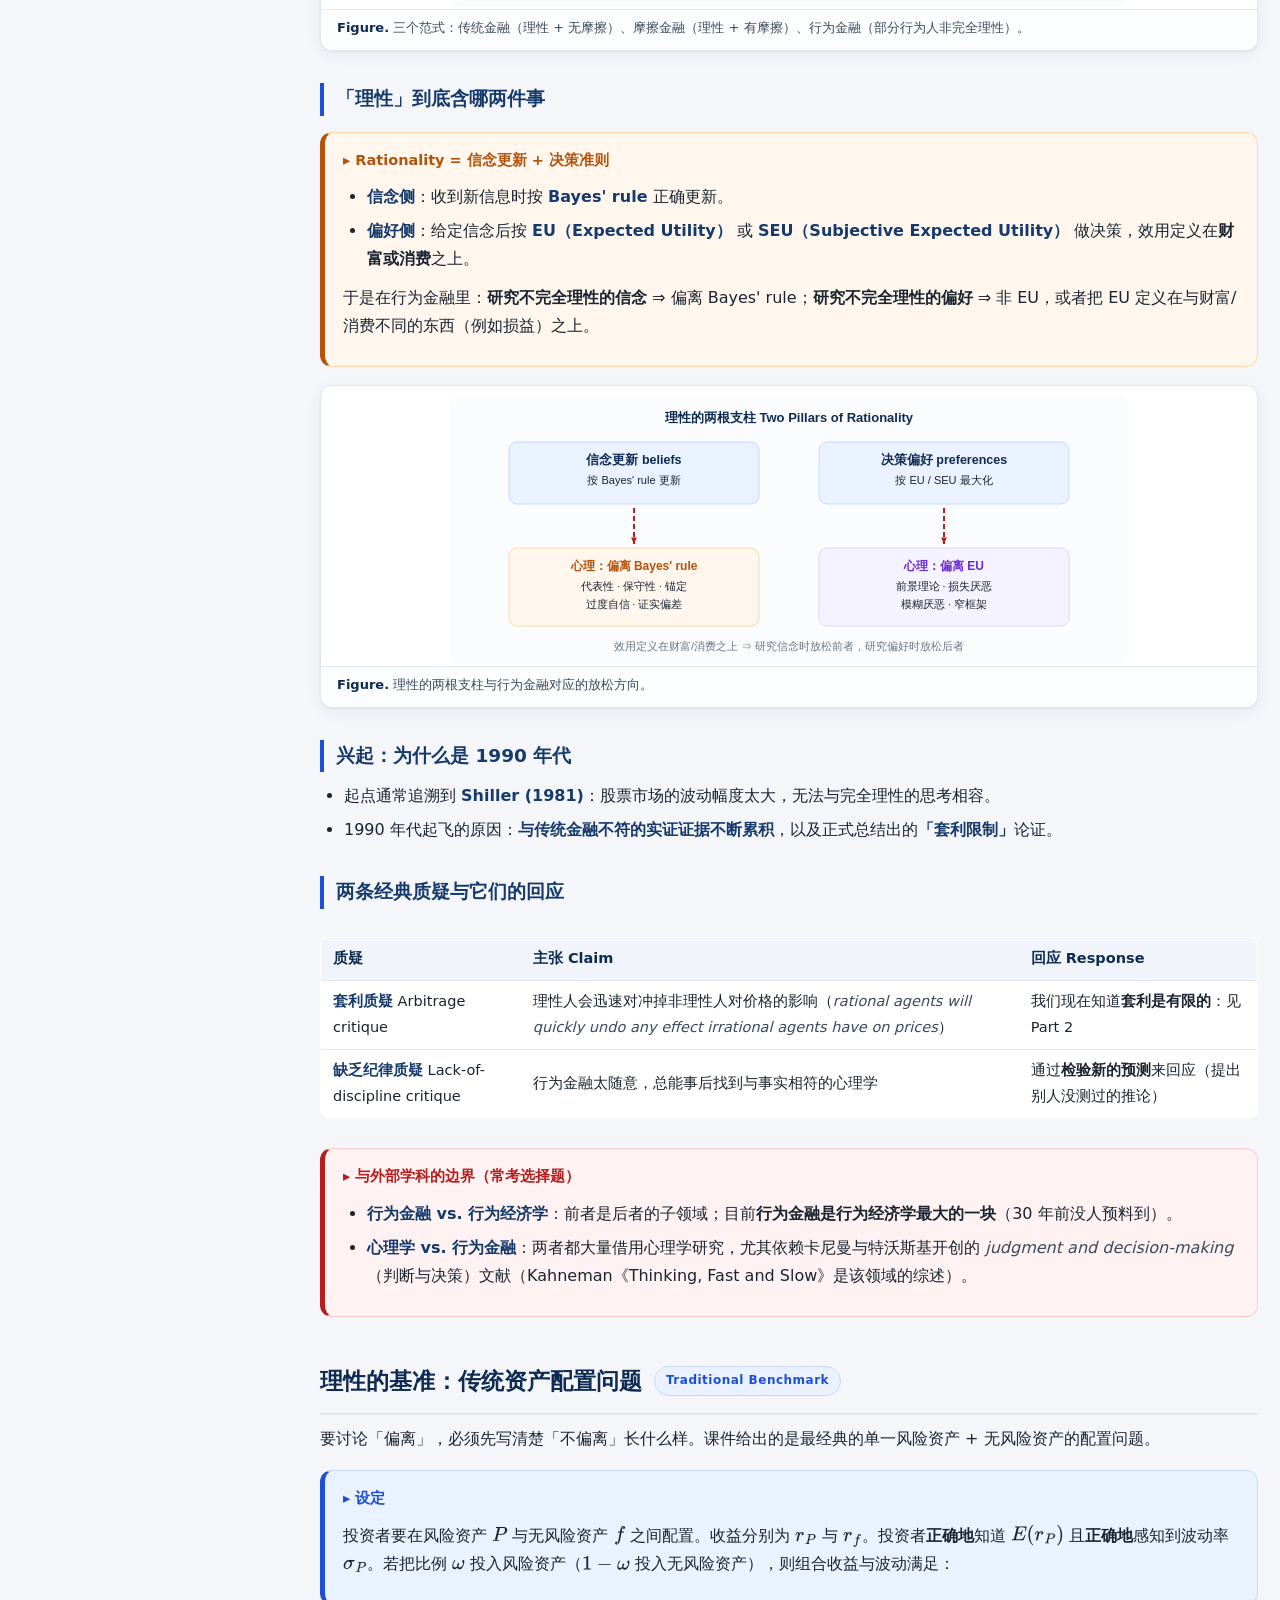
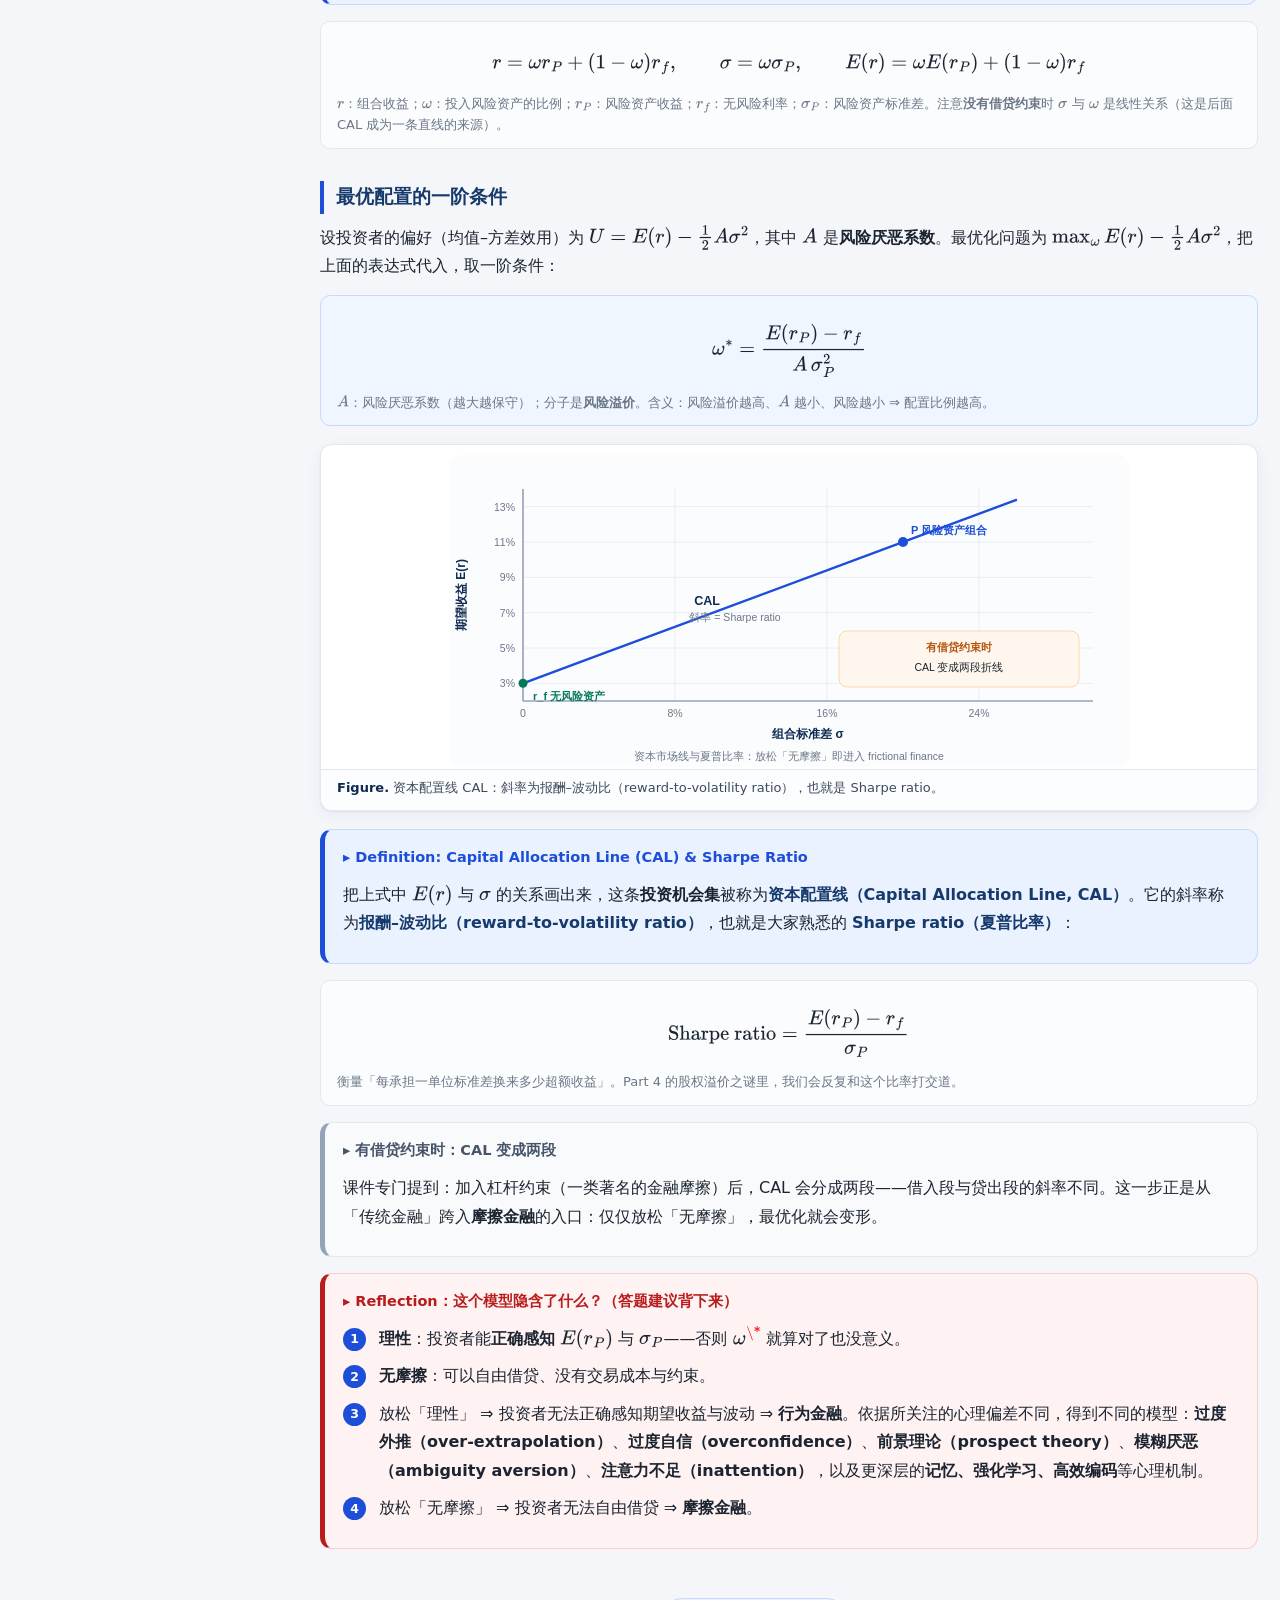
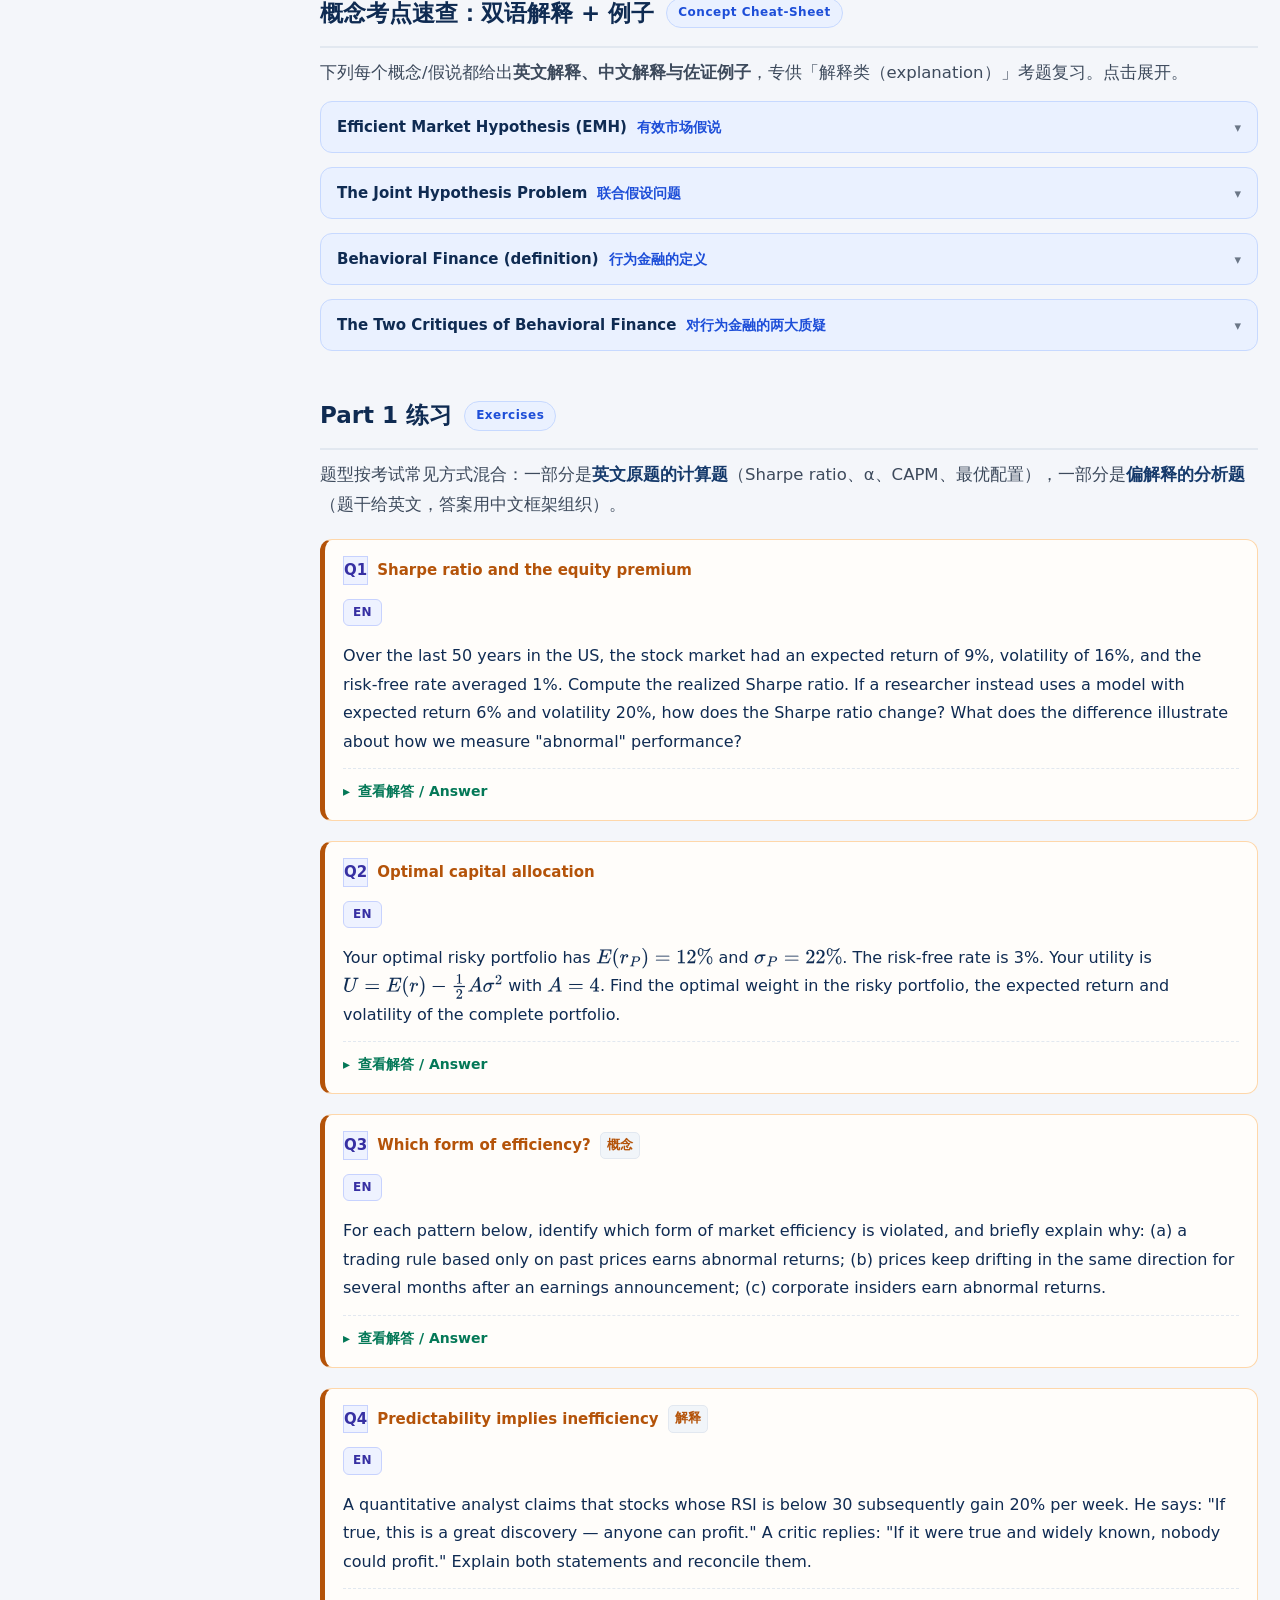
<file: part1-introduction.html>
<!DOCTYPE html>
<html lang="zh-CN">
<head>
<meta property="og:title" content="FIN4080 行为金融学学习站"><meta property="og:description" content="CUHK-SZ FIN4080 行为金融学课程学习站：9 个 Part 的讲解、SVG 图示、自测练习与个人进度记录"><meta name="description" content="CUHK-SZ FIN4080 行为金融学课程学习站：9 个 Part 的讲解、SVG 图示、自测练习与个人进度记录"><meta property="og:image" content="https://lf3-static.bytednsdoc.com/obj/eden-cn/ylcylz_fsph_ryhs/ljhwZthlaukjlkulzlp/feisuda/avatar/7.svg"><link rel="icon" href="https://lf3-static.bytednsdoc.com/obj/eden-cn/ylcylz_fsph_ryhs/ljhwZthlaukjlkulzlp/feisuda/avatar/7.svg">
<meta charset="UTF-8">
<meta name="viewport" content="width=device-width, initial-scale=1.0">
    <meta name="robots" content="noindex, nofollow, noarchive, noimageindex">
    <meta name="googlebot" content="noindex, nofollow">
    <meta name="referrer" content="no-referrer">
<title>FIN4080 行为金融学学习站</title>
<link rel="stylesheet" href="assets/style.css">
<script>
window.MathJax = {
  tex: { inlineMath: [['\\(','\\)']], displayMath: [['\\[','\\]']] },
  svg: { fontCache: 'global' },
  options: { skipHtmlTags: ['script','noscript','style','textarea','pre','code'] }
};
</script>
<script src="assets/tex-mml-svg.js" id="MathJax-script" async></script>
<script>
/* Fallback: 若本地 MathJax 包不可用，从 jsDelivr 兜底加载。 */
(function () {
  function loadCdn() {
    if (window.MathJax && window.MathJax.startup) return;
    var s = document.createElement('script');
    s.src = 'https://cdn.jsdelivr.net/npm/mathjax@3.2.2/es5/tex-mml-svg.js';
    s.async = true;
    document.head.appendChild(s);
  }
  window.addEventListener('load', function () { setTimeout(loadCdn, 400); });
})();
</script>
    <script src="assets/figures.js"></script>
    <script src="assets/mindmap.js"></script>
    <script src="assets/marks.js?v=20261017a"></script>
</head>
<body data-page="part1" data-root="">

<header id="site-topbar"></header>

<div class="layout">
  <aside class="toc" id="site-toc"></aside>
  <main>

    <div class="hero">
      <div class="kicker">Part 1 · Lecture 1–2</div>
      <h1>导论：行为金融从哪里冒出来</h1>
      <p>本 Part 先把「被挑战的对象」讲清楚——<strong>有效市场假说（Efficient Market Hypothesis, EMH）</strong>到底在说什么、它依赖哪两条隐含假设、以及检验它时绕不开的<strong>联合假设问题</strong>。然后看 EMH 最刺眼的反例：<strong>泡沫（Bubbles）</strong>，以及 Fama 与 Shleifer 之间那场关于「能不能事前识别泡沫」的经典争论。最后交代行为金融的两种定义、三个范式与理性基准下的资产配置框架。</p>
      <div class="tags">
        <span>Efficient Market Hypothesis</span><span>Random Walk</span><span>Joint Hypothesis</span><span>Bubbles</span><span>Acceleration</span><span>Behavioral Finance</span><span>Capital Allocation Line</span>
      </div>
    </div>

    <div id="mindmap-host"></div>

    <!-- ============ S1 ============ -->
    <section id="emh">
      <h2 class="sec">有效市场假说：被挑战的对象 <span class="badge">EMH</span></h2>

      <div class="box note">
        <div class="box-title">▸ 本讲 Learning Objectives</div>
        <ul>
          <li>能复述 EMH 的三种形式，并说明它们分别是针对哪一类信息。</li>
          <li>能写出「收益率可预测 ⇒ 市场无效率」的完整论证（这是全课程最重要的一段推理）。</li>
          <li>能解释为什么检验 EMH 必然是一次<strong>联合检验</strong>，并说出替代检验的思路。</li>
          <li>能用 Greenwood–Shleifer–You (2017) 的框架解释泡沫之争的折中结论。</li>
          <li>能解风险资产 + 无风险资产的最优配置问题，并指出它隐含了哪些假设。</li>
        </ul>
      </div>

      <h3 class="sub">什么是「有效」</h3>
      <div class="box def">
        <div class="box-title">▸ Definition: Efficient Market Hypothesis (EMH)</div>
        <p><strong>有效市场假说（EMH）</strong>：<em>The prices of all financial assets are "right" — they properly reflect all available (public) information and equal the asset's fundamental value.</em> 即所有金融资产的价格都是「正确」的：它们恰当地反映了全部可得信息，并等于资产的<strong>内在价值（fundamental value）</strong>。</p>
      </div>

      <p>在有效市场里，有三条可以直接推出的推论，它们是全课程的对照组：</p>
      <ul>
        <li>新信息会被<strong>立刻</strong>纳入价格（<em>new information is immediately impounded into prices</em>）；</li>
        <li>平均而言没有任何投资策略能「<strong>beat the market</strong>」，超额收益只能来自承担更高风险；</li>
        <li><strong>不存在泡沫</strong>（no bubbles）——价格不会离开基本面。</li>
      </ul>

      <h3 class="sub">三种形式：宽分子宇由「信息」定义决定</h3>
      <p>按「可得信息」的范围不同，效率被切成三种：</p>
      <div class="fig" data-fig="emh_forms" data-cap="EMH 的三种形式，外层包含内层。越往外层，要找到反例越困难。"></div>

      <div class="box note">
        <div class="box-title">▸ 记忆技巧：三个形式的层次是「信息集合的扩充」</div>
        <p>Weak-form ⊃ 历史价量（已经公开的<i>关于价格本身</i>的信息）；Semi-strong ⊃ 财务会计信息；Strong-form ⊃ 内幕信息。做选择题时，只要看到「<b>仅用过去价格就能赚钱</b>」，答案是<b>弱式无效</b>（技术分析的场合）；只要看到「<b>财报公布后还能赚钱</b>」，是半强式无效（PEAD 的场合）。</p>
      </div>

      <div class="box def">
        <div class="box-title">▸ Definition: Random Walk（随机游走）</div>
        <p>Kendall (1953) 发现股票价格<strong>不可预测</strong>，这种不可预测的运动被称为<strong>随机游走（random walk）</strong>。注意一个有趣的历史反转：最初金融经济学家把 Kendall 的结果解释成「市场情绪多变、动物精神（animal spirits）」，后来人们把解释完全<u>反过来</u>——不可预测恰恰是<b>市场有效</b>的证据。</p>
      </div>

      <h3 class="sub">核心论证：为什么「可预测」就等于「无效率」</h3>

      <div class="example">
        <div class="ex-head"><span class="pill q">EXAMPLE 1</span> Tesla 的 RSI：一段必须能自己讲出来的推理</div>
        <div class="ex-body">
          <div class="q-block">
            <span class="lbl lbl-en">EN</span>
            <p class="en-q">Suppose technical analysis shows that whenever Tesla's RSI drops below 30, the stock always gains 20% next week. Current price is $200 and RSI = 28. Does this violate EMH? Explain the mechanism in detail.</p>
          </div>
          <div class="q-block">
            <span class="lbl lbl-step">解题步骤</span>
            <ol class="steps">
              <li><strong>先写下结论</strong>：是的，这直接违反了 EMH——因为存在一个<b>仅用公开信息</b>（一段历史价格算出来的 RSI）就能赚取名显超额收益的策略。</li>
              <li><strong>第一步反应</strong>：成千上万的交易者会立刻买入特斯拉。</li>
              <li><strong>第二步</strong>：巨大的买盘压力会把价格<b>瞬间</b>推上去。</li>
              <li><strong>第三步</strong>：这说明原来的 $200 是「错的」——它没有反映这个可预测的模式。</li>
              <li><strong>结论</strong>：市场未能把所有可得信息纳入价格 ⇒ <b>市场无效</b>。</li>
            </ol>
          </div>
          <div class="q-block">
            <span class="lbl lbl-ans">Answer</span>
            <p><strong>EN:</strong> Yes. The pattern is based on public information, so under weak-form efficiency it should already be in the price. Traders would front-run it, pushing the price up immediately; if $200 still contained a predictable 20% gain, the price had failed to reflect available information.<br><strong>中文：</strong>违反。该规律来自公开的历史价格，弱式有效下早已该被交易掉；一旦有人抢跑，$200 就不再是均衡价。因此「可预测 ⇒ 无效率」。</p>
          </div>
        </div>
      </div>

      <div class="box key">
        <div class="box-title">▸ 易错点：可预测 ≠ 无条件地「一定赚钱」</div>
        <p>EMH 说的是<b>平均意义上</b>（on average）没有任何策略能战胜市场。这里的关键在于<b>交易规模本身会消除盈利机会</b>：任何被发现的规律都会被自己的使用消灭。所以在答题时务必写明「抢跑（front-running）→ 价格调整 → 规律消失」这条链，只写「因为能预测」而不写机制会丢分。</p>
      </div>
    </section>

    <!-- ============ S2 ============ -->
    <section id="assumptions">
      <h2 class="sec">EMH 的两条隐含假设 <span class="badge">Two Implicit Assumptions</span></h2>

      <p>为什么我们能指望价格反映「所有可得信息」？课件给出的论证是一条<strong>信息军备竞赛（information arms race）</strong>的逻辑：</p>
      <ul>
        <li>要获得超额收益，你必须有<strong>信息优势</strong>（information advantage）；</li>
        <li>于是投资者彼此竞争，去获取更多、更好的信息；</li>
        <li>这种<strong>集体交易行为</strong>最终使价格反映全部可得数据。</li>
      </ul>

      <p>这个论证要成立，必须依赖两条<strong>隐含假设</strong>：</p>

      <div class="grid2">
        <div class="box def">
          <div class="box-title">▸ 假设一：投资者是「理性的」</div>
          <p>投资者收到信息会按 Bayes' rule 更新信念，并按 EU / SEU 做决策。<b>放松它 → 行为金融</b>。</p>
        </div>
        <div class="box def">
          <div class="box-title">▸ 假设二：套利机制运转良好</div>
          <p>价格一旦偏离，理性的钱会立刻把它拉回来且没有摩擦。<b>放松它 → 摩擦金融</b>。</p>
        </div>
      </div>

      <div class="box warn">
        <div class="box-title">▸ 这是全课程最重要的一次「分支」</div>
        <p>后面所有的 Part 都可以看成是在做「放松假设」的练习：<strong>Part 2 放松假设二</strong>（有摩擦 ⇒ 套利受限），<strong>Part 3 放松假设一</strong>（投资者并非完全理性）。两者可以同时放松。答题时先判断题目在哪个分支上，几乎是万能的开局。</p>
      </div>
    </section>

    <!-- ============ S3 ============ -->
    <section id="joint">
      <h2 class="sec">联合假设问题：为什么 EMH 这么难检验 <span class="badge">Joint Hypothesis</span></h2>

      <p>「价格反映了所有可得信息」——可是我们凭什么说某个价格是对还是错？<strong>我们必须先知道正常收益应该是多少</strong>：</p>
      <ul>
        <li>拿着同一批信息，<strong>不同的资产定价模型</strong>会给出不同的价格；</li>
        <li>因此我们需要一个 <em>asset-pricing model</em> 来提供「经济基本面 → 价格」的映射；</li>
        <li>于是检验 EMH 本质上是在做一次<strong>联合检验</strong>：市场有效性 + 某个特定的资产定价模型。</li>
      </ul>

      <div class="fig" data-fig="joint_test" data-cap="联合假设问题：市场有效与资产定价模型必须同时给定，才能得到可检验的 α = 0。"></div>

      <div class="box key">
        <div class="box-title">▸ 推论（考试高频）</div>
        <p>当我们拒绝了联合假设，<b>无法判断</b>是「市场无效」还是「模型有缺陷」：<em>When the joint hypothesis is rejected, it is possible that it is a consequence of deficiencies of a particular asset pricing model, rather than of the EMH itself.</em> 这也是为什么「价值型股票超额收益高」至今仍有争议——它可能只是 CAPM 没刻画好的风险。</p>
      </div>

      <h3 class="sub">替代检验：不看价格，看人</h3>
      <p>与其纠缠模型，不如直接问一个更朴素的问题：<strong>有没有投资者能持续赚到异常收益（abnormal returns）</strong>？于是文献转向基金经理/对冲基金经理的业绩。结论是一片复杂的混合：</p>

      <div class="tablewrap">
      <table class="data">
        <thead><tr><th>证据</th><th>发现</th><th>解读</th></tr></thead>
        <tbody>
          <tr><td>美国证据</td><td>基金经理相对市场似乎有 α，但扣除交易成本后 α <strong>消失</strong></td><td>弱支持 EMH；但也说明扣除成本前确实有 α</td></tr>
          <tr><td>中国证据 Chi (2013)</td><td>共同基金业绩产生显著 α，归因于<b>选股能力</b></td><td>对 EMH 更强的挑战</td></tr>
          <tr><td>投资者结构</td><td>机构投资者显著跑赢散户</td><td>说明「谁在交易」很重要</td></tr>
          <tr><td>α 的来源</td><td>相当一部分 α 来自<strong>内幕信息</strong></td><td>指向强式无效，而非弱式</td></tr>
          <tr><td>机构持股增加</td><td>投资者越难获得异常收益</td><td>竞争会消除机会 —— 回到 EMH 的逻辑</td></tr>
          <tr><td>散户业绩</td><td>显著<strong>负</strong>收益（Sui &amp; Wang 2025 JFE；Frydman &amp; Wang 2020 JF）</td><td>行为金融最直接的土壤</td></tr>
        </tbody>
      </table>
      </div>

      <div class="example">
        <div class="ex-head"><span class="pill q">EXAMPLE 2</span> 联合假设：算一遍 α</div>
        <div class="ex-body">
          <div class="q-block">
            <span class="lbl lbl-en">EN</span>
            <p class="en-q">A mutual fund returned 14.0% last year. Over the same year the market returned 9.0% and the risk-free rate was 2.0%. The fund's CAPM beta is 1.25. (a) Compute the fund's CAPM alpha. (b) Someone argues this alpha proves the market is inefficient. Explain why this inference is not valid.</p>
          </div>
          <div class="q-block">
            <span class="lbl lbl-step">解题步骤</span>
            <ol class="steps">
              <li>CAPM 要求的收益：\(E(r)=r_f+\beta(E(r_m)-r_f)=2\%+1.25\times(9\%-2\%)=2\%+8.75\%=10.75\%\)。</li>
              <li>\(\alpha = r^\text{observed}-E(r)=14.0\%-10.75\%=+3.25\%\)。</li>
              <li>为什么不能推出市场无效：要得到 α，我们<b>已经使用了 CAPM</b> 这个特定的资产定价模型。联合假设里，若 CAPM 本身漏掉了某些风险因子（例如规模、价值），这部分「α」可能是被遗漏的风险补偿。</li>
              <li>此外还要考虑<b>运气</b>（单一年份样本）与<b>交易成本</b>；美国证据显示 α 在扣费后往往消失。</li>
            </ol>
          </div>
          <div class="q-block">
            <span class="lbl lbl-ans">Answer</span>
            <p><strong>EN:</strong> (a) Expected return = 2% + 1.25(9% − 2%) = 10.75%, so α = 14.0% − 10.75% = +3.25%. (b) Because testing market efficiency requires assuming a benchmark model. Since α was computed relative to the CAPM, the rejection is of the joint hypothesis "efficiency + CAPM", not of efficiency alone. Moreover, a single year may reflect luck, and transaction costs typically erode alphas.<br><strong>中文：</strong>(a) α = +3.25%。(b) 因为该 α 是相对 CAPM 计算的，拒绝的其实是「有效性 + CAPM」的联合假设；再加上单年样本与交易成本的问题，不能直接说市场无效。</p>
          </div>
        </div>
      </div>
    </section>

    <!-- ============ S4 ============ -->
    <section id="bubbles">
      <h2 class="sec">泡沫：EMH 最刺眼的反例 <span class="badge">Bubbles</span></h2>

      <div class="box def">
        <div class="box-title">▸ Definition: Bubble（泡沫）</div>
        <p>非正式定义：<em>Asset prices far exceed fundamental value, sustained by speculative demand rather than cash flows, ending with an abrupt collapse.</em> 即资产价格<b>大幅超过内在价值</b>、由投机需求而非现金流支撑，并最终以<b>急剧崩塌</b>收场。</p>
      </div>

      <h3 class="sub">三次「非理性繁荣」的对照</h3>
      <div class="tablewrap">
      <table class="data">
        <thead><tr><th>泡沫</th><th>核心事实</th><th>与 EMH 的冲突点</th></tr></thead>
        <tbody>
          <tr><td><strong>郁金香狂热</strong> Tulip Mania, 1637（荷兰）</td><td>一个郁金香球茎换一栋豪宅：稀有品种 <em>Semper Augustus</em> 达 4600 弗罗林，而一头公牛仅 120 弗罗林</td><td>价格与价值脱钩达<b>万倍</b>（10,000% premium）</td></tr>
          <tr><td><strong>互联网泡沫</strong> Dot-com, 1995–2000（美国）</td><td>毫无营收的公司市值数十亿；市盈率冲到三位数</td><td>NASDAQ 从峰值跌 <b>78%</b>；价格显然没有反映基本面</td></tr>
          <tr><td><strong>A 股泡沫</strong> China, 2014–2015</td><td>上证综指一年涨 150%；平均市盈率超 60（历史上约 15）</td><td>由<b>融资融券</b>推动的投机；几个月后跌 40%</td></tr>
        </tbody>
      </table>
      </div>

      <div class="fig" data-fig="bubble_path" data-cap="典型的泡沫路径：价格先远离平滑的基本面线，然后加速，最后突然崩塌。"></div>

      <h3 class="sub">为什么这些事例违反了 EMH</h3>
      <div class="grid2">
        <div class="box def">
          <div class="box-title">▸ 不是信息驱动</div>
          <p>价格由<b>动量与叙事</b>（momentum and narratives）驱动，不是由基本面消息驱动。</p>
        </div>
        <div class="box def">
          <div class="box-title">▸ 存在可识别的模式</div>
          <p>繁荣与崩塌循环是<b>可观察、甚至某种程度上可预测</b>的，而 EMH 不允许这种预测性。</p>
        </div>
        <div class="box def">
          <div class="box-title">▸ 系统性错误定价</div>
          <p>被错误定价的是<b>整个市场</b>，而不是个别股票。</p>
        </div>
        <div class="box note">
          <div class="box-title">▸ 行为层面的解释清单</div>
          <p>「<b>这次不一样</b>」（This time is different）·<b>过度自信</b>（overconfidence）·<b>外推信念</b>（extrapolative beliefs）·<b>羊群行为与社会传染</b>（herd behavior &amp; social contagion）。</p>
        </div>
      </div>

      <div class="box note">
        <div class="box-title">▸ 场景化记忆：三段横极·的狂热名句</div>
        <ul>
          <li><strong>1637 郁金香</strong>："A fool and his money are soon parted, but a tulip and its bulb may never."</li>
          <li><strong>2000 互联网</strong>："We are witnessing the dawn of a new economy. Old valuation metrics no longer apply."</li>
          <li><strong>2015 A 股</strong>："政府绝不会让市场跌，这是稳赚的。"</li>
        </ul>
        <p>共同点是一句「旧的估值标尺不再适用」的<b>叙事</b>。答题时把这句叙事点出来，很容易拿到场景分。</p>
      </div>
    </section>

    <!-- ============ S5 ============ -->
    <section id="fama-shleifer">
      <h2 class="sec">Fama vs. Shleifer：泡沫到底能不能被事前识别 <span class="badge">Bubbles for Fama</span></h2>

      <h3 class="sub">Fama 的挑战：识别问题</h3>
      <p>Fama 的核心反驳非常锋利：<strong>所谓泡沫要在事前（ex-ante）就分得开</strong>——理性上涨 vs. 心理驱动的投机；<strong>难题在于：并不是所有大涨之后都会崩盘</strong>。</p>
      <ul>
        <li><strong>互联网泡沫 1995–2000</strong>：NASDAQ 涨超 400%，到 2002 年跌 78%，事后看毫无盈利支撑；</li>
        <li><strong>医疗保健板块 1976–78</strong>：价格上涨 100%+，随后仍以年化 65% 继续上涨，驱动来自<b>真实的盈利增长</b>。</li>
      </ul>
      <p>Fama (2014) 因此写道：<em>"The absence of crashes after some large price increases is problematic for bubble theories."</em> 他又给出技术要求：<em>"Irrational price increase implies predictable decline" —— 必须展示<b>涨完之后有异常低收益</b>才算泡沫。</em> &nbsp;Fama (2016)：<em>"For bubbles, I want a systematic way of identifying them... You have to be able to predict that there is some end to it."</em></p>

      <h3 class="sub">Shleifer 团队的回应：按你的标准来</h3>
      <p>Greenwood、Shleifer &amp; You (2017) 干脆用 Fama 自己的标准来检验：研究 1926–2014 美国 <strong>40 起行业泡沫</strong> + 107 起国际案例。</p>

      <div class="box def">
        <div class="box-title">▸ 研究设计 Bubbles for Fama</div>
        <ul>
          <li><strong>泡沫筛选（bubble screening）</strong>：两年内总收益与超额收益均达 <b>100%+</b>；随后两年内出现 <b>40%+</b> 回撤。</li>
          <li><strong>数据</strong>：美国 Fama–French 49 个行业（1926–2014）+ 国际 GICS 板块（1985–2014）。</li>
          <li><strong>预测变量</strong>：传统的波动率、发行量、年龄倾斜；以及<b>新提出</b>的<strong>加速度（acceleration）</strong>，刻画价格路径的非线性。</li>
        </ul>
      </div>

      <div class="formula">
        \[\text{Acceleration} = R_{t\to t+24} - R_{t\to t+12}\]
        <div class="fnote">\(R_{t\to t+24}\)：从 \(t\) 到 \(t+24\) 个月的累计收益；\(R_{t\to t+12}\)：前 12 个月的累计收益。差额捕捉「后期加速的狂热」，用来区分<b>稳健增长</b>与<b>投机泡沫</b>。</div>
      </div>

      <div class="fig" data-fig="acceleration" data-cap="同样的 100% 两年涨幅：线性路径是健康的盈利驱动，凸起的加速路径才是投机泡沫。"></div>

      <h3 class="sub">折中的结论：平均收益 vs. 崩盘风险</h3>
      <div class="grid2">
        <div class="box tip">
          <div class="box-title">▸ Fama 部分正确</div>
          <p>涨完之后的<b>平均收益</b>与市场相近，许多行业继续上涨（如 1976–78 的医疗板块）。Shiller 早在 1996 年 12 月就警示美股过高，之后价格又<b>翻了一倍</b>，直到 2000 年才崩。</p>
        </div>
        <div class="box key">
          <div class="box-title">▸ 关键例外</div>
          <p>随过去收益上升，<b>崩盘概率从 20% 升到 80%</b>，且可通过板块特征预测。最高加速度分位 → 76% 崩盘概率；国际样本预测准确率 82%。</p>
        </div>
      </div>

      <div class="fig" data-fig="crash_prob" data-cap="Greenwood–Shleifer–You (2017)：过去收益越高（尤其是加速度越大），两年内崩盘的概率越高。"></div>

      <div class="box note">
        <div class="box-title">▸ 一句话版考点</div>
        <p><b>平均收益难预测，但崩盘概率可预测。</b>泡沫的峰值很难喊准，价格往往会再涨一阵子才崩，导致事后的收益并不差；真正可被预测的是<b>尾部风险</b>。这也否定了「常数崩盘概率」的纯理性泡沫模型。</p>
      </div>

      <div class="example">
        <div class="ex-head"><span class="pill q">EXAMPLE 3</span> 加速度的计算与判断</div>
        <div class="ex-body">
          <div class="q-block">
            <span class="lbl lbl-en">EN</span>
            <p class="en-q">Industry X rose 40% over months \(t\) to \(t+12\) and 115% over months \(t\) to \(t+24\). Industry Y rose 80% over \(t\) to \(t+12\) and 120% over \(t\) to \(t+24\). Compute each industry's acceleration measure. Which industry looks more like a bubble under Greenwood, Shleifer and You (2017)? Explain intuitively.</p>
          </div>
          <div class="q-block">
            <span class="lbl lbl-step">解题步骤</span>
            <ol class="steps">
              <li>定义：\(\text{Acceleration}=R_{t\to t+24}-R_{t\to t+12}\)。</li>
              <li>X：\(115\%-40\%=75\%\)。Y：\(120\%-80\%=40\%\)。</li>
              <li>Y 的<b>总涨幅更大</b>（120% &gt; 115%），但 X 的<b>加速度更高</b>（75% &gt; 40%）。</li>
              <li>按 GSY 的结论，<b>X 更像泡沫</b>：它的涨幅集中在后 12 个月（第二阶段贡献 75%），呈现凸的价格路径；Y 的涨幅大部分在第一年完成，路径更接近线性。</li>
            </ol>
          </div>
          <div class="q-block">
            <span class="lbl lbl-ans">Answer</span>
            <p><strong>EN:</strong> X: 115% − 40% = 75%; Y: 120% − 80% = 40%. Although Y has the larger two-year return, X has the higher acceleration — most of its return arrives in the second year, the convex, late-stage frenzy signature that GSY associate with bubbles.<br><strong>中文：</strong>X 的加速度 75%，Y 为 40%。虽然 Y 总涨幅更大，但 X 的上涨集中在后一年，凸性更强，按 GSY 的判据更像泡沫。</p>
          </div>
        </div>
      </div>
    </section>

    <!-- ============ S6 ============ -->
    <section id="definition">
      <h2 class="sec">行为金融的定义与三个范式 <span class="badge">Definitions &amp; Paradigms</span></h2>

      <h3 class="sub">两个互补的定义</h3>
      <div class="grid2">
        <div class="box def">
          <div class="box-title">▸ Definition 1</div>
          <p><em>Behavioral finance investigates whether some financial phenomena are the result of less than fully rational thinking.</em> 行为金融研究<b>某些金融现象是否源于不完全理性的思考</b>。</p>
        </div>
        <div class="box def">
          <div class="box-title">▸ Definition 2</div>
          <p><em>Behavioral finance tries to understand financial phenomena using models that are psychologically more realistic than their predecessors.</em> 即用<b>心理上更现实</b>的模型来理解金融现象。</p>
        </div>
      </div>

      <div class="fig" data-fig="paradigms" data-cap="三个范式：传统金融（理性 + 无摩擦）、摩擦金融（理性 + 有摩擦）、行为金融（部分行为人非完全理性）。"></div>

      <h3 class="sub">「理性」到底含哪两件事</h3>
      <div class="box key">
        <div class="box-title">▸ Rationality = 信念更新 + 决策准则</div>
        <ul>
          <li><strong>信念侧</strong>：收到新信息时按 <strong>Bayes' rule</strong> 正确更新。</li>
          <li><strong>偏好侧</strong>：给定信念后按 <strong>EU（Expected Utility）</strong> 或 <strong>SEU（Subjective Expected Utility）</strong> 做决策，效用定义在<b>财富或消费</b>之上。</li>
        </ul>
        <p>于是在行为金融里：<b>研究不完全理性的信念</b> ⇒ 偏离 Bayes' rule；<b>研究不完全理性的偏好</b> ⇒ 非 EU，或者把 EU 定义在与财富/消费不同的东西（例如损益）之上。</p>
      </div>

      <div class="fig" data-fig="rational_bench" data-cap="理性的两根支柱与行为金融对应的放松方向。"></div>

      <h3 class="sub">兴起：为什么是 1990 年代</h3>
      <ul>
        <li>起点通常追溯到 <strong>Shiller (1981)</strong>：股票市场的波动幅度太大，无法与完全理性的思考相容。</li>
        <li>1990 年代起飞的原因：<strong>与传统金融不符的实证证据不断累积</strong>，以及正式总结出的<strong>「套利限制」</strong>论证。</li>
      </ul>

      <h3 class="sub">两条经典质疑与它们的回应</h3>
      <div class="tablewrap">
      <table class="data">
        <thead><tr><th>质疑</th><th>主张 Claim</th><th>回应 Response</th></tr></thead>
        <tbody>
          <tr><td><strong>套利质疑</strong> Arbitrage critique</td><td>理性人会迅速对冲掉非理性人对价格的影响（<em>rational agents will quickly undo any effect irrational agents have on prices</em>）</td><td>我们现在知道<b>套利是有限的</b>：见 Part 2</td></tr>
          <tr><td><strong>缺乏纪律质疑</strong> Lack-of-discipline critique</td><td>行为金融太随意，总能事后找到与事实相符的心理学</td><td>通过<b>检验新的预测</b>来回应（提出别人没测过的推论）</td></tr>
        </tbody>
      </table>
      </div>

      <div class="box warn">
        <div class="box-title">▸ 与外部学科的边界（常考选择题）</div>
        <ul>
          <li><strong>行为金融 vs. 行为经济学</strong>：前者是后者的子领域；目前<b>行为金融是行为经济学最大的一块</b>（30 年前没人预料到）。</li>
          <li><strong>心理学 vs. 行为金融</strong>：两者都大量借用心理学研究，尤其依赖卡尼曼与特沃斯基开创的 <em>judgment and decision-making</em>（判断与决策）文献（Kahneman《Thinking, Fast and Slow》是该领域的综述）。</li>
        </ul>
      </div>
    </section>

    <!-- ============ S7 ============ -->
    <section id="benchmark">
      <h2 class="sec">理性的基准：传统资产配置问题 <span class="badge">Traditional Benchmark</span></h2>

      <p>要讨论「偏离」，必须先写清楚「不偏离」长什么样。课件给出的是最经典的单一风险资产 + 无风险资产的配置问题。</p>

      <div class="box def">
        <div class="box-title">▸ 设定</div>
        <p>投资者要在风险资产 \(P\) 与无风险资产 \(f\) 之间配置。收益分别为 \(r_P\) 与 \(r_f\)。投资者<b>正确地</b>知道 \(E(r_P)\) 且<b>正确地</b>感知到波动率 \(\sigma_P\)。若把比例 \(\omega\) 投入风险资产（\(1-\omega\) 投入无风险资产），则组合收益与波动满足：</p>
      </div>

      <div class="formula">
        \[r = \omega r_P + (1-\omega) r_f,\qquad \sigma = \omega \sigma_P,\qquad E(r) = \omega E(r_P) + (1-\omega) r_f\]
        <div class="fnote">\(r\)：组合收益；\(\omega\)：投入风险资产的比例；\(r_P\)：风险资产收益；\(r_f\)：无风险利率；\(\sigma_P\)：风险资产标准差。注意<b>没有借贷约束</b>时 \(\sigma\) 与 \(\omega\) 是线性关系（这是后面 CAL 成为一条直线的来源）。</div>
      </div>

      <h3 class="sub">最优配置的一阶条件</h3>
      <p>设投资者的偏好（均值–方差效用）为 \(U = E(r) - \tfrac12 A\sigma^2\)，其中 \(A\) 是<b>风险厌恶系数</b>。最优化问题为 \(\max_{\omega} E(r) - \tfrac12 A\sigma^2\)，把上面的表达式代入，取一阶条件：</p>

      <div class="formula hi">
        \[\omega^* = \frac{E(r_P) - r_f}{A\,\sigma_P^2}\]
        <div class="fnote">\(A\)：风险厌恶系数（越大越保守）；分子是<b>风险溢价</b>。含义：风险溢价越高、\(A\) 越小、风险越小 ⇒ 配置比例越高。</div>
      </div>

      <div class="fig" data-fig="cal" data-cap="资本配置线 CAL：斜率为报酬–波动比（reward-to-volatility ratio），也就是 Sharpe ratio。"></div>

      <div class="box def">
        <div class="box-title">▸ Definition: Capital Allocation Line (CAL) &amp; Sharpe Ratio</div>
        <p>把上式中 \(E(r)\) 与 \(\sigma\) 的关系画出来，这条<b>投资机会集</b>被称为<strong>资本配置线（Capital Allocation Line, CAL）</strong>。它的斜率称为<strong>报酬–波动比（reward-to-volatility ratio）</strong>，也就是大家熟悉的 <strong>Sharpe ratio（夏普比率）</strong>：</p>
      </div>

      <div class="formula">
        \[\text{Sharpe ratio} = \frac{E(r_P)-r_f}{\sigma_P}\]
        <div class="fnote">衡量「每承担一单位标准差换来多少超额收益」。Part 4 的股权溢价之谜里，我们会反复和这个比率打交道。</div>
      </div>

      <div class="box note">
        <div class="box-title">▸ 有借贷约束时：CAL 变成两段</div>
        <p>课件专门提到：加入杠杆约束（一类著名的金融摩擦）后，CAL 会分成两段——借入段与贷出段的斜率不同。这一步正是从「传统金融」跨入<b>摩擦金融</b>的入口：仅仅放松「无摩擦」，最优化就会变形。</p>
      </div>

      <div class="box warn">
        <div class="box-title">▸ Reflection：这个模型隐含了什么？（答题建议背下来）</div>
        <ol class="steps">
          <li><b>理性</b>：投资者能<b>正确感知</b> \(E(r_P)\) 与 \(\sigma_P\)——否则 \(\omega^\*\) 就算对了也没意义。</li>
          <li><b>无摩擦</b>：可以自由借贷、没有交易成本与约束。</li>
          <li>放松「理性」 ⇒ 投资者无法正确感知期望收益与波动 ⇒ <b>行为金融</b>。依据所关注的心理偏差不同，得到不同的模型：<b>过度外推（over-extrapolation）</b>、<b>过度自信（overconfidence）</b>、<b>前景理论（prospect theory）</b>、<b>模糊厌恶（ambiguity aversion）</b>、<b>注意力不足（inattention）</b>，以及更深层的<b>记忆、强化学习、高效编码</b>等心理机制。</li>
          <li>放松「无摩擦」 ⇒ 投资者无法自由借贷 ⇒ <b>摩擦金融</b>。</li>
        </ol>
      </div>
    </section>

    <!-- ============ S8 ============ -->
    <!-- ============ Concept cheat-sheet ============ -->
    <section id="concepts">
      <h2 class="sec">概念考点速查：双语解释 + 例子 <span class="badge">Concept Cheat-Sheet</span></h2>
      <p class="lede">下列每个概念/假说都给出<b>英文解释、中文解释与佐证例子</b>，专供「解释类（explanation）」考题复习。点击展开。</p>

      <details class="concept" data-concept="emh">
        <summary class="concept-bar">
          <span class="concept-en">Efficient Market Hypothesis (EMH)</span>
          <span class="concept-cn">有效市场假说</span>
          <span class="concept-toggle">▾</span>
        </summary>
        <div class="concept-panel">
          <div class="concept-grid">
            <div class="concept-col">
              <h5><span class="lbl lbl-en">EN</span>Explanation</h5>
              <p>A market is efficient if prices fully reflect all available information about fundamental value (Fama 1970, 1991). To earn higher returns you must bear more risk (mainly CAPM beta). Three forms by information set: <b>weak</b> (prices reflect past prices → technical analysis useless), <b>semi-strong</b> (all public info → fundamentals/news already priced), <b>strong</b> (all info incl. private → even insiders can't systematically beat).</p>
            </div>
            <div class="concept-col">
              <h5><span class="lbl lbl-cn">中文</span>解释</h5>
              <p>有效市场=价格充分反映关于内在价值的全部可得信息（Fama 1970, 1991）。要更高收益只能承担更高风险（主要是 CAPM 的 β）。三种形式按信息集划分：<b>弱式</b>（价格反映历史价格→技术分析无效）、<b>半强式</b>（所有公开信息→基本面/新闻已计入）、<b>强式</b>（含私有信息→连内幕者都无法持续跑赢）。</p>
            </div>
          </div>
          <div class="concept-eg">
            <h5><span class="lbl lbl-ans">Example</span>例子作证</h5>
            <div class="ex-card">If EMH holds, a news announcement should move the price instantly to the new fundamental value with no predictable post-announcement drift. <b>中文：</b>若 EMH 成立，新闻公告应让价格瞬间跳到新基本面价值，之后无规律可预测的余波。</div>
          </div>
        </div>
      </details>

      <details class="concept" data-concept="joint-hypothesis">
        <summary class="concept-bar">
          <span class="concept-en">The Joint Hypothesis Problem</span>
          <span class="concept-cn">联合假设问题</span>
          <span class="concept-toggle">▾</span>
        </summary>
        <div class="concept-panel">
          <div class="concept-grid">
            <div class="concept-col">
              <h5><span class="lbl lbl-en">EN</span>Explanation</h5>
              <p>You can never test "the market is efficient" alone — you must simultaneously assume an asset-pricing model that defines "normal" returns. A rejection could mean either the market is inefficient <em>or</em> the model is wrong (Fama 1970, 1991). This is why EMH is hard to falsify.</p>
            </div>
            <div class="concept-col">
              <h5><span class="lbl lbl-cn">中文</span>解释</h5>
              <p>你永远无法单独检验"市场是否有效"——必须同时假定一个界定"正常收益"的定价模型。被拒绝既可能是市场无效，也可能是模型错（Fama 1970, 1991）。这正是 EMH 难以证伪的原因。</p>
            </div>
          </div>
          <div class="concept-eg">
            <h5><span class="lbl lbl-ans">Example</span>例子作证</h5>
            <div class="ex-card">Finding that a high book-to-market portfolio earns abnormal returns could be either mispricing or just compensation for a risk factor your CAPM missed. <b>中文：</b>发现高账市比组合有异常收益，既可能是错误定价，也可能只是对你 CAPM 漏掉的风险因子的补偿。</div>
          </div>
        </div>
      </details>

      <details class="concept" data-concept="behavioral-finance-def">
        <summary class="concept-bar">
          <span class="concept-en">Behavioral Finance (definition)</span>
          <span class="concept-cn">行为金融的定义</span>
          <span class="concept-toggle">▾</span>
        </summary>
        <div class="concept-panel">
          <div class="concept-grid">
            <div class="concept-col">
              <h5><span class="lbl lbl-en">EN</span>Explanation</h5>
              <p>Behavioral finance relaxes the "rationality" assumptions of traditional finance, using psychology to build models in which some investors are less than fully rational (in preferences or beliefs) and arbitrage is limited, so prices can deviate from fundamental value. Two complementary definitions: (a) applying psychology to finance; (b) studying departures from traditional finance's assumptions and their asset-pricing consequences.</p>
            </div>
            <div class="concept-col">
              <h5><span class="lbl lbl-cn">中文</span>解释</h5>
              <p>行为金融放宽传统金融"理性"假设，借助心理学构建模型：部分投资者并非完全理性（偏好或信念层面），且套利受限，因而价格可偏离基本面价值。两个互补定义：(a) 把心理学应用于金融；(b) 研究对传统金融假设的偏离及其资产定价后果。</p>
            </div>
          </div>
          <div class="concept-eg">
            <h5><span class="lbl lbl-ans">Example</span>例子作证</h5>
            <div class="ex-card">Traditional theory treats a 50% gain and a 50% loss of equal size as symmetric, but prospect theory shows the loss hurts ~2× more → investors hold losers too long. <b>中文：</b>传统理论视等额涨跌对称，但前景理论显示损失痛苦约为收益的 2 倍→投资者长期持有亏损股。</div>
          </div>
        </div>
      </details>

      <details class="concept" data-concept="two-critiques">
        <summary class="concept-bar">
          <span class="concept-en">The Two Critiques of Behavioral Finance</span>
          <span class="concept-cn">对行为金融的两大质疑</span>
          <span class="concept-toggle">▾</span>
        </summary>
        <div class="concept-panel">
          <div class="concept-grid">
            <div class="concept-col">
              <h5><span class="lbl lbl-en">EN</span>Explanation</h5>
              <p>(1) <b>Identification / joint-hypothesis critique</b> (Fama): to claim mispricing you must specify a "normal" price; behavioral models are often just as joint-hypothetical and hard to test. Response: build explicit, psychologically-grounded models (e.g., prospect theory, DSSW) judged by the same standards. (2) <b>Ad-hoc / data-mining critique</b>: many behavioral stories are post-hoc and don't predict new facts. Response: out-of-sample tests, real investor data (Odean/Barber), parsimonious models explaining many phenomena at once.</p>
            </div>
            <div class="concept-col">
              <h5><span class="lbl lbl-cn">中文</span>解释</h5>
              <p>(1) <b>识别/联合假设质疑</b>（Fama）：要声称错误定价，必须先界定"正常"价格；行为模型同样受联合假设束缚、难以检验。回应：构建明确的、有心理学依据的模型（如前景理论、DSSW），用同样标准评判。(2) <b>事后凑数/数据挖掘质疑</b>：许多行为故事是马后炮，不能预测新事实。回应：样本外检验、用真实投资者数据（Odean/Barber）、用简洁模型一次性解释多个现象。</p>
            </div>
          </div>
          <div class="concept-eg">
            <h5><span class="lbl lbl-ans">Example</span>例子作证</h5>
            <div class="ex-card">The disposition effect (selling winners, holding losers) was a behavioral prediction later confirmed in real brokerage data (Odean 1998) — directly answering the data-mining critique. <b>中文：</b>处置效应（卖赢持亏）是行为模型的预测，随后在真实券商数据中得到证实（Odean 1998）——正面回应了数据挖掘质疑。</div>
          </div>
        </div>
      </details>
    </section>

    <section id="exercises" data-exgroup>
      <h2 class="sec">Part 1 练习 <span class="badge">Exercises</span></h2>
      <p class="lede">题型按考试常见方式混合：一部分是<strong>英文原题的计算题</strong>（Sharpe ratio、α、CAPM、最优配置），一部分是<strong>偏解释的分析题</strong>（题干给英文，答案用中文框架组织）。</p>

      <div class="exercise" data-ex>
        <div class="ex-title"><span class="lbl lbl-en">Q<span class="num"></span></span> Sharpe ratio and the equity premium</div>
        <div class="q-block">
          <span class="lbl lbl-en">EN</span>
          <p class="en-q">Over the last 50 years in the US, the stock market had an expected return of 9%, volatility of 16%, and the risk-free rate averaged 1%. Compute the realized Sharpe ratio. If a researcher instead uses a model with expected return 6% and volatility 20%, how does the Sharpe ratio change? What does the difference illustrate about how we measure "abnormal" performance?</p>
        </div>
        <details class="answer">
          <summary>查看解答 / Answer</summary>
          <div class="ans-body">
            <div class="q-block"><span class="lbl lbl-cn">中文分析</span><p>直接用夏普比率公式，注意分子是<b>超额</b>收益；第二问旨在说明同一段历史会因模型假设不同得到不同「异常」程度。</p></div>
            <ol class="steps">
              <li>情形一：\(\dfrac{9\%-1\%}{16\%}=\dfrac{8\%}{16\%}=0.50\)。</li>
              <li>情形二：\(\dfrac{6\%-1\%}{20\%}=\dfrac{5\%}{20\%}=0.25\)。</li>
              <li>差额原因：<b>分子（预期超额收益）</b>与<b>分母（波动率）</b>都取决于我们用什么样的模型/样本来刻画「正常」。这正是<b>联合假设问题</b>在最基本层面的体现。</li>
            </ol>
            <div class="q-block"><span class="lbl lbl-ans">Answer</span><p><strong>EN:</strong> Sharpe = (9% − 1%)/16% = 0.50. Second case: (6% − 1%)/20% = 0.25. The change shows that "abnormal performance" is always measured relative to an assumed benchmark/model, not absolutely.<br><strong>中文：</strong>0.50 vs 0.25。差异说明「异常」必然是相对某个基准度量的。</p></div>
          </div>
        </details>
      </div>

      <div class="exercise" data-ex>
        <div class="ex-title"><span class="lbl lbl-en">Q<span class="num"></span></span> Optimal capital allocation</div>
        <div class="q-block">
          <span class="lbl lbl-en">EN</span>
          <p class="en-q">Your optimal risky portfolio has \(E(r_P)=12\%\) and \(\sigma_P=22\%\). The risk-free rate is 3%. Your utility is \(U=E(r)-\tfrac12 A\sigma^2\) with \(A=4\). Find the optimal weight in the risky portfolio, the expected return and volatility of the complete portfolio.</p>
        </div>
        <details class="answer">
          <summary>查看解答 / Answer</summary>
          <div class="ans-body">
            <div class="q-block"><span class="lbl lbl-cn">中文分析</span><p>直接用一阶条件 \(\omega^\*=(E(r_P)-r_f)/(A\sigma_P^2)\)，再代回组合的期望与波动。</p></div>
            <ol class="steps">
              <li>\(\sigma_P^2=0.22^2=0.0484\)。</li>
              <li>\(\omega^\*=\dfrac{0.12-0.03}{4\times0.0484}=\dfrac{0.09}{0.1936}=0.4649\approx46.5\%\)。</li>
              <li>\(E(r_C)=3\%+0.4649\times(12\%-3\%)=3\%+4.18\%=7.18\%\)。</li>
              <li>\(\sigma_C=0.4649\times22\%=10.23\%\)。</li>
              <li><b>反思</b>（开放题加分项）：答案同时依赖「\(E(r_P)\) 与 \(\sigma_P\) 被正确感知」；若投资者因<b>过度自信</b>把 \(\sigma_P\) 看成 15%，算出 \(\omega^\*=1.0\) 以上 ⇒ 这就是行为金融版本的配置。</li>
            </ol>
            <div class="q-block"><span class="lbl lbl-ans">Answer</span><p><strong>EN:</strong> ω* ≈ 46.5% in the risky portfolio; E(r_C) ≈ 7.18%; σ_C ≈ 10.23%. The result relies on the perceived (not necessarily true) moments — biased perception of volatility directly changes the allocation.<br><strong>中文：</strong>约 46.5% 配风险组合；组合期望收益 7.18%，波动 10.23%。关键在于这些输入必须是<b>被感知</b>的量。</p></div>
          </div>
        </details>
      </div>

      <div class="exercise" data-ex>
        <div class="ex-title"><span class="lbl lbl-en">Q<span class="num"></span></span> Which form of efficiency? <span class="kbd">概念</span></div>
        <div class="q-block">
          <span class="lbl lbl-en">EN</span>
          <p class="en-q">For each pattern below, identify which form of market efficiency is violated, and briefly explain why: (a) a trading rule based only on past prices earns abnormal returns; (b) prices keep drifting in the same direction for several months after an earnings announcement; (c) corporate insiders earn abnormal returns.</p>
        </div>
        <details class="answer">
          <summary>查看解答 / Answer</summary>
          <div class="ans-body">
            <div class="q-block"><span class="lbl lbl-cn">中文分析</span><p>判断标准是「用来预测的信息属于哪一层」。价格历史是最内层；公开财报是第二层；内幕是最外层。</p></div>
            <ol class="steps">
              <li>(a) 只用过去价格 ⇒ 违反<b>弱式有效</b>（Weak-form），因为连历史价量都没有被完全吸收。</li>
              <li>(b) 盈利公告是<b>公开</b>信息，价格却持续漂移（PEAD） ⇒ 违反<b>半强式有效</b>（Semi-strong）。</li>
              <li>(c) 内幕信息仍能获利 ⇒ 违反<b>强式有效</b>（Strong-form）。</li>
              <li>注意答题规范：每一条都必须先说清楚「这条信息属于哪一类」，再说结论。</li>
            </ol>
            <div class="q-block"><span class="lbl lbl-ans">Answer</span><p><strong>EN:</strong> (a) Weak-form: past prices should already be impounded. (b) Semi-strong-form: earnings announcements are public, so post-announcement drift (PEAD) violates semi-strong efficiency. (c) Strong-form: private information should already be reflected under strong-form efficiency.<br><strong>中文：</strong>(a) 弱式；(b) 半强式；(c) 强式。</p></div>
          </div>
        </details>
      </div>

      <div class="exercise" data-ex>
        <div class="ex-title"><span class="lbl lbl-en">Q<span class="num"></span></span> Predictability implies inefficiency <span class="kbd">解释</span></div>
        <div class="q-block">
          <span class="lbl lbl-en">EN</span>
          <p class="en-q">A quantitative analyst claims that stocks whose RSI is below 30 subsequently gain 20% per week. He says: "If true, this is a great discovery — anyone can profit." A critic replies: "If it were true and widely known, nobody could profit." Explain both statements and reconcile them.</p>
        </div>
        <details class="answer">
          <summary>查看解答 / Answer</summary>
          <div class="ans-body">
            <div class="q-block"><span class="lbl lbl-cn">中文分析</span><p>这段对话是 EMH 的核心逻辑题。核心是「盈利机会的存在会自我消灭」。</p></div>
            <ol class="steps">
              <li><b>第一句话</b>：若该规律<b>尚未被他人发现/利用</b>，那么先发现者确实能靠它获利——这不是撒谎。</li>
              <li><b>第二句话</b>：一旦这个规律<b>广为人知</b>，所有知情交易者会<b>同时买入</b>符合条件的股票。</li>
              <li>买盘压力会把价格<b>瞬间</b>推到均衡水平，利润机会随之消失。</li>
              <li>两者调和：<b>利润只存在于信息尚未扩散的窗口期</b>。这也解释了为什么异象在<b>公开发表后</b>会衰减（McLean &amp; Pontiff, 2016）。</li>
              <li>推论：一个长期不被交易掉的「规律」，本身就是对 EMH 的<b>反驳</b>；而这又必须结合<b>套利限制</b>来解释（Part 2）。</li>
            </ol>
            <div class="q-block"><span class="lbl lbl-ans">Answer</span><p><strong>EN:</strong> Both are right — the two statements differ in information diffusion. Before anyone else knows the pattern, the discoverer profits; once it is public, traders front-run it and the price adjusts immediately, eliminating the opportunity. Persistent profitability would therefore violate efficiency and must be explained by limits to arbitrage.<br><strong>中文：</strong>差别在信息是否已扩散。公开之后抢跑会使价格立刻调整，利润消失；若利润长期存在则必须用套利限制来解释。</p></div>
          </div>
        </details>
      </div>

      <div class="exercise" data-ex>
        <div class="ex-title"><span class="lbl lbl-en">Q<span class="num"></span></span> Bubbles for Fama <span class="kbd">解释</span></div>
        <div class="q-block">
          <span class="lbl lbl-en">EN</span>
          <p class="en-q">Fama argues that a bubble requires ex-ante identification: "irrational price increase implies predictable decline." Greenwood, Shleifer and You (2017) respond by studying industry-level bubbles. Discuss: (a) why "average post-run-up returns are normal" is not decisive evidence against bubbles; (b) what the acceleration measure contributes.</p>
        </div>
        <details class="answer">
          <summary>查看解答 / Answer</summary>
          <div class="ans-body">
            <div class="q-block"><span class="lbl lbl-cn">中文分析</span><p>典型的概念/开放题。按「Claim → Mechanism → Implication → Caveat」四步展开。</p></div>
            <ol class="steps">
              <li><b>(a) 平均收益不是决定性证据</b>：收益分布可能是<b>高度偏斜</b>的——大量样本继续上涨（如 1976–78 医疗板块），少数样本崩 78%。平均下来看似「正常」，但<b>尾部风险</b>发生了系统性变化。只看均值等于把<b>方差与偏度</b>丢掉了。</li>
              <li>此外，<b>峰值难以择时</b>：Shiller 1996 年 12 月警示后美股又翻了一倍，直到 2000 年才崩，做空者会在中途被迫平仓 ⇒ 这正是<b>噪声交易者风险</b>（Part 2）。</li>
              <li><b>(b) 加速度的贡献</b>：它提供一个<b>系统性、可事前计算</b>的特征：\(\text{Accel}=R_{t\to t+24}-R_{t\to t+12}\)。最高分位行业两年内崩盘概率约 76%（国际样本预测准确率 82%），相对 20% 基准提升四倍。</li>
              <li><b>模型含义</b>：常数崩盘概率的纯理性泡沫模型被否定了；崩盘概率是<b>价格路径形状</b>的函数。</li>
              <li><b>Caveat</b>：样本是行业指数而非个股；且<b>平均收益仍难预测</b>，Fama 在这一点是对的。</li>
            </ol>
            <div class="q-block"><span class="lbl lbl-ans">Answer</span><p><strong>EN:</strong> (a) Normal average returns can coexist with bubbles because the return distribution is skewed: many "bubbles" keep rising while a few crash hard; peaks are also hard to time, so arbitrageurs are driven out first. (b) Acceleration provides an ex-ante, systematic predictor — top-quintile industries crash ~76% vs a 20% baseline (82% accuracy internationally) — which is inconsistent with models of constant crash probability.<br><strong>中文：</strong>(a) 收益分布高度偏斜 + 峰值难择时，所以均值正常不能否定泡沫；(b) 加速度提供事前可算的崩盘预测器。</p></div>
          </div>
        </details>
      </div>

      <div class="exercise" data-ex>
        <div class="ex-title"><span class="lbl lbl-en">Q<span class="num"></span></span> Relaxing rationality vs. relaxing frictions <span class="kbd">拓展</span></div>
        <div class="q-block">
          <span class="lbl lbl-en">EN</span>
          <p class="en-q">Consider the standard allocation problem with \(\omega^\*=(E(r_P)-r_f)/(A\sigma_P^2)\). An analyst makes three separate claims: (i) investors systematically overestimate \(E(r_P)\) after good years; (ii) investors cannot borrow at the risk-free rate; (iii) investors use a loss-averse utility defined over gains and losses rather than wealth. For each, say whether it belongs to frictional finance, behavioral finance, or neither.</p>
        </div>
        <details class="answer">
          <summary>查看解答 / Answer</summary>
          <div class="ans-body">
            <div class="q-block"><span class="lbl lbl-cn">中文分析</span><p>分类题：判断放开了哪条假设。放手那种「理性」vs「无摩擦」的二分。</p></div>
            <ol class="steps">
              <li>(i) 系统性高估预期收益（过度外推/extrapolation） ⇒ 属于<b>行为金融</b>（信念侧偏离）。</li>
              <li>(ii) 无法按无风险利率借入 ⇒ 属于<b>摩擦金融</b>（Frictional finance）：agents rational but there are frictions。这会改变 CAL（分成两段）。</li>
              <li>(iii) 损失厌恶的效用函数、定义在损益而非财富上 ⇒ 属于<b>行为金融</b>（偏好侧偏离，前景理论的核心）。</li>
              <li>三者都不属于「传统金融」，因为传统金融要求<b>理性 + 无摩擦</b>同时成立。</li>
            </ol>
            <div class="q-block"><span class="lbl lbl-ans">Answer</span><p><strong>EN:</strong> (i) Behavioral finance (beliefs, over-extrapolation); (ii) Frictional finance (borrowing constraint); (iii) Behavioral finance (preferences, prospect-theory value over gains/losses). None belongs to traditional finance.<br><strong>中文：</strong>(i) 行为金融（信念）；(ii) 摩擦金融（约束）；(iii) 行为金融（偏好）。</p></div>
          </div>
        </details>
      </div>

      <div class="exercise" data-ex>
        <div class="ex-title"><span class="lbl lbl-en">Q<span class="num"></span></span> Scenario: the 2015 A-share episode <span class="kbd">拓展</span> <span class="kbd">场景</span></div>
        <div class="q-block">
          <span class="lbl lbl-en">EN</span>
          <p class="en-q">In 2014–2015 the Shanghai Composite rose about 150% in a year; the average P/E ratio exceeded 60 versus a historical average near 15, and margin financing (融资融券) expanded rapidly. The index then fell about 40% within months. Using behavioural concepts, explain: (a) how the price path could depart from fundamentals; (b) why rational investors could not simply arbitrage it away; (c) a testable implication beyond the return pattern itself.</p>
        </div>
        <details class="answer">
          <summary>查看解答 / Answer</summary>
          <div class="ans-body">
            <div class="q-block"><span class="lbl lbl-cn">中文分析</span><p>场景题的标准答法：机制链 + 套利限制 + 可检验推论。</p></div>
            <ol class="steps">
              <li><b>(a) 机制链</b>：外推信念（investors extrapolate the recent trend）+ 叙事「这次不一样 / 政策托底」；<b>过度自信</b>的散户通过融资交易加杠杆；<b>羊群行为与社会传染</b>推动参与度激增 ⇒ 需求曲线外移 ⇒ 价格脱离贴现现金流的轨道。</li>
              <li><b>(b) 为什么不能被套利掉</b>：①<b>卖空受限</b>——A 股当时可融券标的稀缺、券源不足、成本高；②<b>噪声交易者风险</b>——一个坚定的趋势可以在平仓者被迫止损之前继续运行数月；③<b>期限风险</b>与<b>模型风险</b>（P/E 60 也可能被解读为新经济溢价）；④海外投资者受<b>额度与准入</b>限制 ⇒ 理性的钱根本进不来。</li>
              <li><b>(c) 可检验推论</b>：①<b>换手率与成交量应同步放大</b>（Hong &amp; Stein, 2007 指出泡沫伴随高成交量）；②<b>新增开户数</b>与边际融资余额应先行；③之后连都该观察到散户账户的<b>大幅亏损</b>与财富转移。</li>
              <li><b>Caveat</b>：该 episodes 同时具备<b>制度摩擦</b>（融资管制、新股供给），所以不能把全部涨幅归因于心理。</li>
            </ol>
            <div class="q-block"><span class="lbl lbl-ans">Answer</span><p><strong>EN:</strong> (a) Extrapolative beliefs, overconfidence amplified by margin trading, herd behaviour and narratives pushed demand beyond fundamentals. (b) Short-sale constraints, noise-trader risk if the trend keeps running, horizon and model risk, and restricted foreign/arbitrage capital meant rational investors could not take the other side. (c) Volume and turnover should surge, new-account openings and margin balances should lead the peak, and retail accounts should subsequently show large losses.<br><strong>中文：</strong>(a) 外推 + 过度自信加杠杆 + 羊群；(b) 卖空受限、噪声交易者风险、境外资金准入限制；(c) 换手率与新增开户数应先行。</p></div>
          </div>
        </details>
      </div>

      <div class="exercise" data-ex>
        <div class="ex-title"><span class="lbl lbl-en">Q<span class="num"></span></span> Homework 1 · Which statement about behavioral finance is NOT true? <span class="kbd">HW1</span></div>
        <div class="q-block">
          <span class="lbl lbl-en">EN</span>
          <p class="en-q">Which of the following statement(s) is (are) <b>NOT</b> true about behavioral finance?
          <br>(a) Behavioral finance combines psychology and finance to study how psychological factors affect financial decisions and outcomes.
          <br>(b) Many anomalies in financial markets can potentially be explained by behavioral finance.
          <br>(c) Behavioral finance assumes that people are <i>always</i> irrational and never learn from experience.
          <br>(d) Several Nobel laureates have been recognized for contributions related to behavioral finance.
          <br>(e) None of the above.</p>
        </div>
        <details class="answer">
          <summary>查看解答 / Answer</summary>
          <div class="ans-body">
            <div class="q-block"><span class="lbl lbl-cn">中文分析</span><p>这是一道「找错误陈述」的选择题，逐项判断正误即可。</p></div>
            <ol class="steps">
              <li>(a) 正确：行为金融正是心理学与金融学的交叉，研究心理因素如何影响决策与结果。</li>
              <li>(b) 正确：股权溢价之谜、长期反转、动量、处置效应等大量异象都可从行为视角解释。</li>
              <li>(c) <b>错误</b>：行为金融并不假设人「永远非理性、永不学习」。它研究的是<b>系统性、可预测</b>的偏差（bias），并不意味着人完全不理性，也不否认学习与套利的存在。</li>
              <li>(d) 正确：Kahneman (2002)、Thaler (2017) 等均因行为相关贡献获诺贝尔奖，Simon 的早期有限理性工作也是奠基。</li>
              <li>(e) "None of the above" 意为以上全对 ⇒ 但 (c) 是错的，所以 (e) 本身也不是答案。</li>
            </ol>
            <div class="q-block"><span class="lbl lbl-ans">Answer</span><p><strong>EN:</strong> The statement that is NOT true is (c). Behavioral finance does <i>not</i> assume people are always irrational; it studies systematic, predictable biases and allows for learning.<br><strong>中文：</strong>不正确的是 (c)。行为金融不假设人永远非理性，它研究的是系统性、可预测的心理偏差，并不否认人能学习。</p></div>
          </div>
        </details>
      </div>

      <div class="exercise" data-ex>
        <div class="ex-title"><span class="lbl lbl-en">Q<span class="num"></span></span> Homework 1 · The two critiques of behavioral finance <span class="kbd">HW1</span></div>
        <div class="q-block">
          <span class="lbl lbl-en">EN</span>
          <p class="en-q">Describe the two critiques that behavioral finance faced. Also describe the strategy of addressing each critique.</p>
        </div>
        <details class="answer">
          <summary>查看解答 / Answer</summary>
          <div class="ans-body">
            <div class="q-block"><span class="lbl lbl-cn">中文分析</span><p>对应本 Part 的「两条经典质疑与它们的回应」以及「Fama 的挑战：识别问题 / Shleifer 团队的回应」。</p></div>
            <ol class="steps">
              <li><b>质疑一：识别问题（joint hypothesis problem）。</b>Fama 指出，你无法区分「价格错了（误定价）」还是「你的定价模型错了（贴现率设定有误）」。一个看似异象的现象，可能只是 CAPM 等模型对风险的调整不对，而非市场无效。这是 EMH 一方最常用的反击。</li>
              <li><b>应对一：按对方的标准来（Shleifer 团队的回应）。</b>行为金融不再只罗列异象，而是建立<b>显式、可度量、心理学有根基</b>的模型（如前景理论、DSSW 噪声交易者模型），并证明它们在<b>对方也认可的同样标准</b>下能复现数据——把"有没有误定价"的争论变成"哪个模型更好"的建模竞赛。</li>
              <li><b>质疑二：故事集 / 数据挖掘（ad-hoc &amp; data mining）。</b>批评者认为行为金融是"一个异象配一个故事"，缺乏统一理论；且很多异象在样本内显著、样本外消失，是 p-hacking 与发表偏误的产物。</li>
              <li><b>应对二：更严格的检验 + 直连投资者行为。</b>用样本外检验、更好的风险调整，并直接观察<b>真实投资者的行为</b>（Odean / Barber 的账户级交易数据）证明偏差真实存在且持续；同时发展能一次性产生动量 + 反转等多现象的简约模型（Part 6），减少"一事一议"。</li>
            </ol>
            <div class="q-block"><span class="lbl lbl-ans">Answer</span><p><strong>EN:</strong> Critique 1 is the identification / joint-hypothesis problem (Fama): we can't tell mispricing from a misspecified discount-rate model. The response is to hold behavioral finance to the same bar—build explicit, psychologically-grounded models (prospect theory, DSSW) that reproduce the data under the critics' own criteria. Critique 2 is that behavioral finance is a bag of ad-hoc stories and data-mined anomalies. The response is stricter out-of-sample testing, better risk adjustment, and direct evidence from real investor behavior (Odean, Barber), plus parsimonious models that generate many phenomena at once.<br><strong>中文：</strong>质疑一为识别/联合假设问题（Fama），应对是建立显式、有心理学根基的模型并在对方标准下检验；质疑二为"故事集 + 数据挖掘"，应对是更严格的样本外检验、更好的风险调整，以及直连真实投资者行为证据。</p></div>
          </div>
        </details>
      </div>

      <div class="box tip">
        <div class="box-title">▸ 本 Part 一句话总结</div>
        <p>EMH 说「价格 = 内在价值」，而它的背书是<b>信息军备竞赛</b>。要打破它，你必须同时回答两个问题：<b>投资者哪里不理性</b>（Part 3）+ <b>理性的钱为什么不敢来</b>（Part 2）。泡沫之争的折中答案是：<b>平均收益难预测，但崩盘概率可预测</b>。</p>
      </div>
    </section>

  </main>
</div>

<footer class="footer">
  FIN 4080 Behavioral Finance · Part 1 导论 · 内容依据 Lecture 1–2 课件整理
</footer>

<script src="assets/app.js"></script>
</body>
</html>
</file>
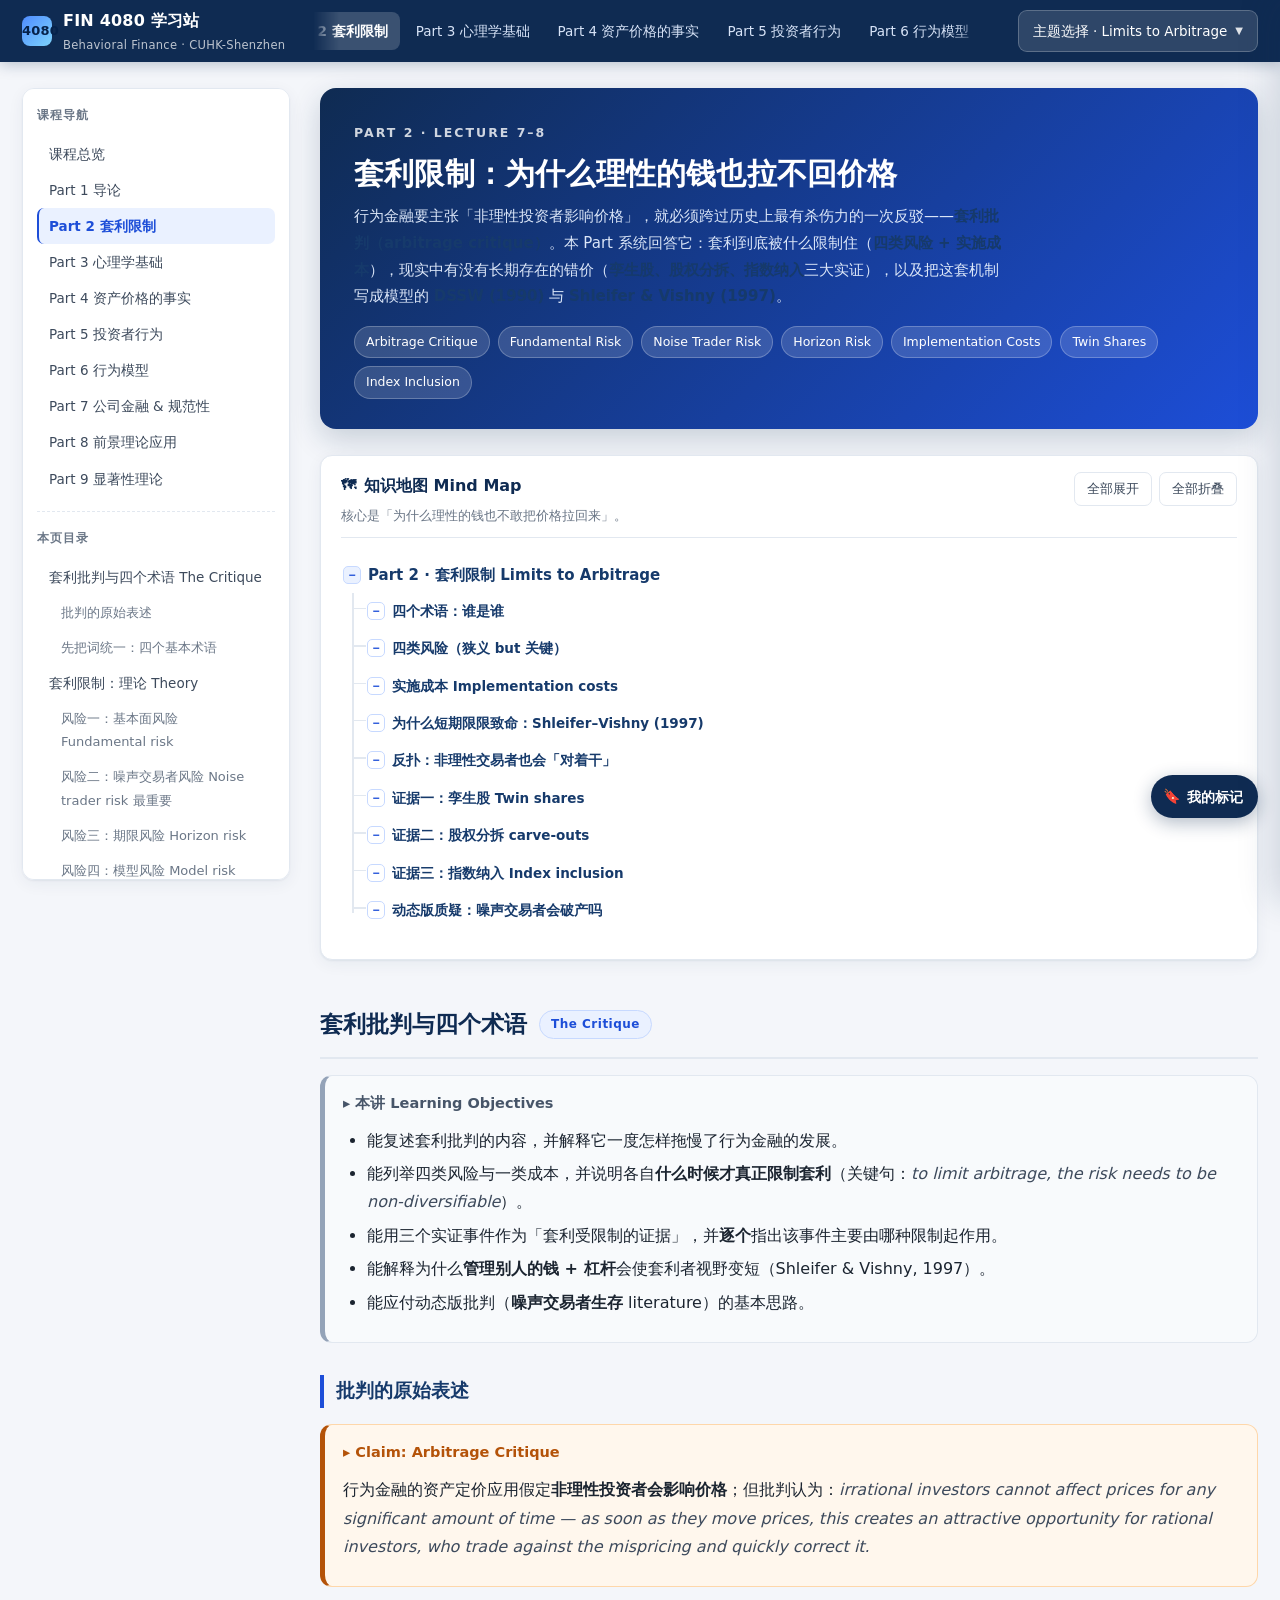
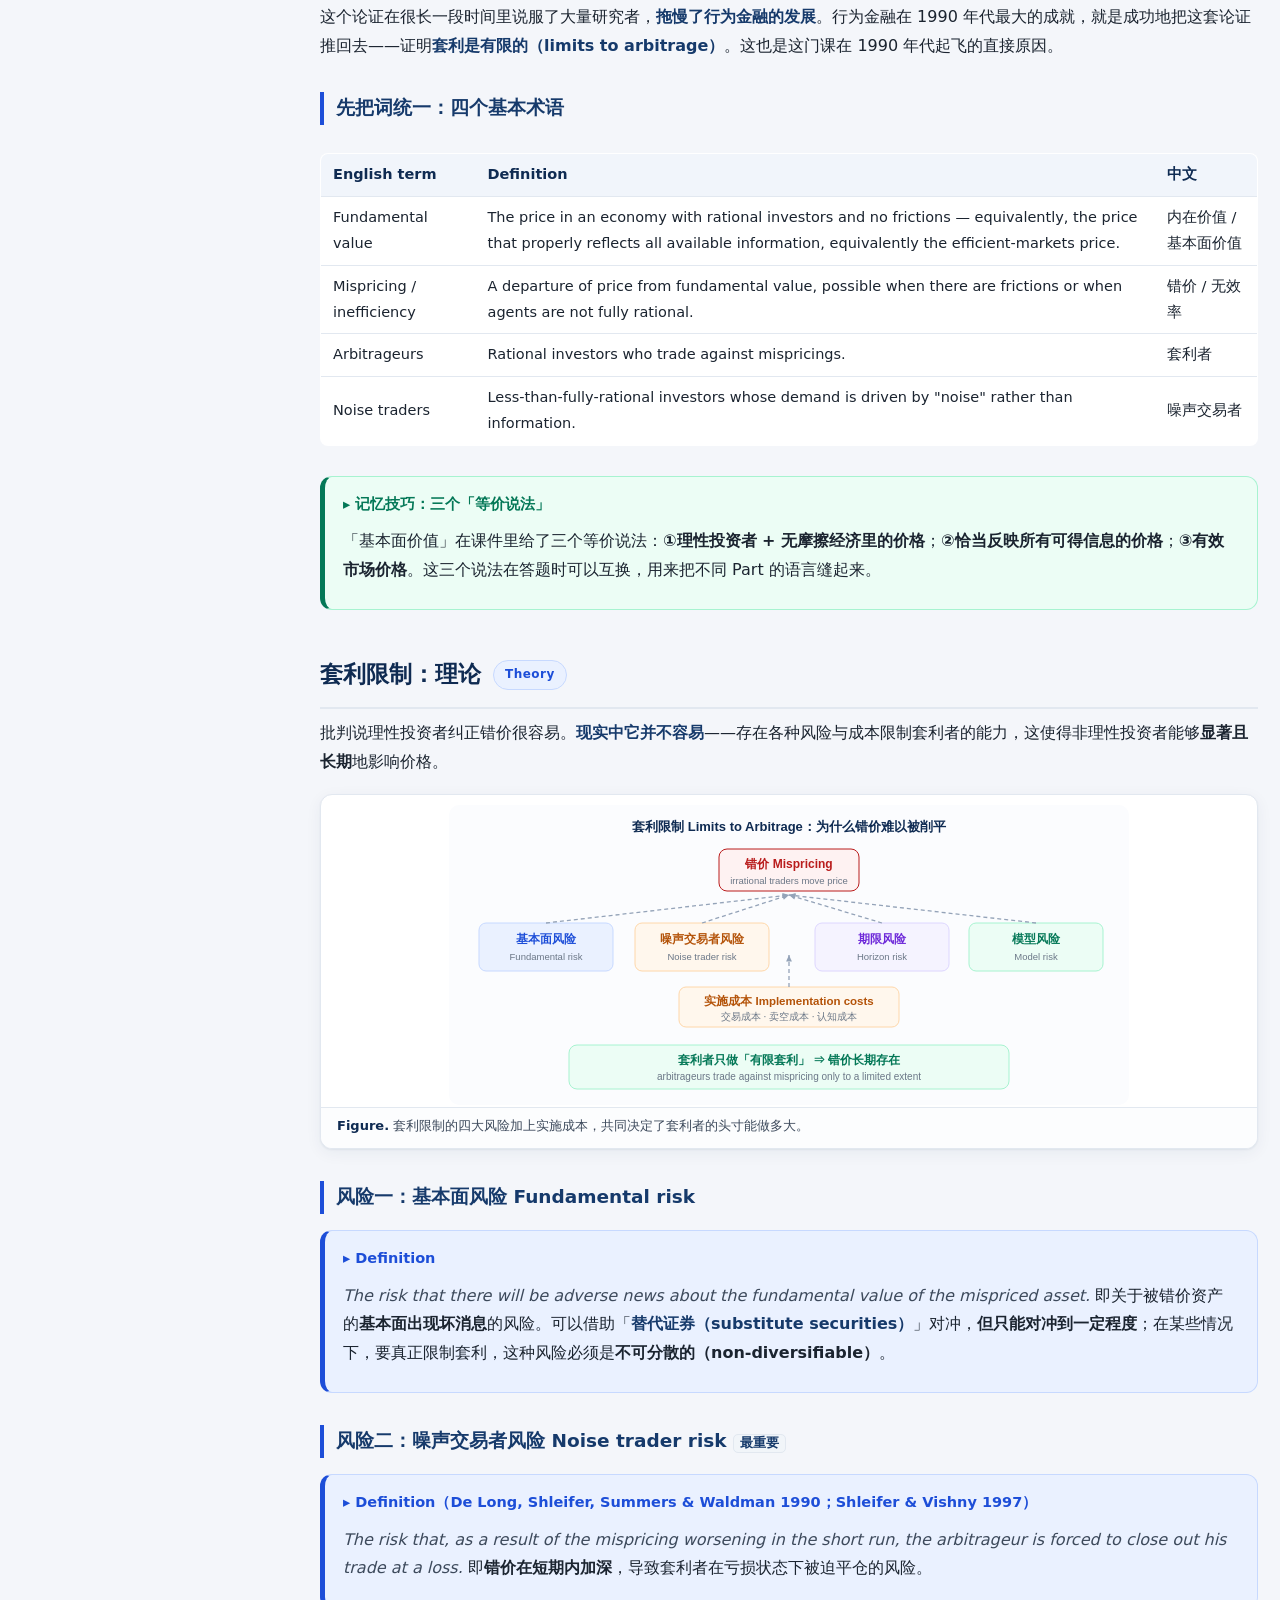
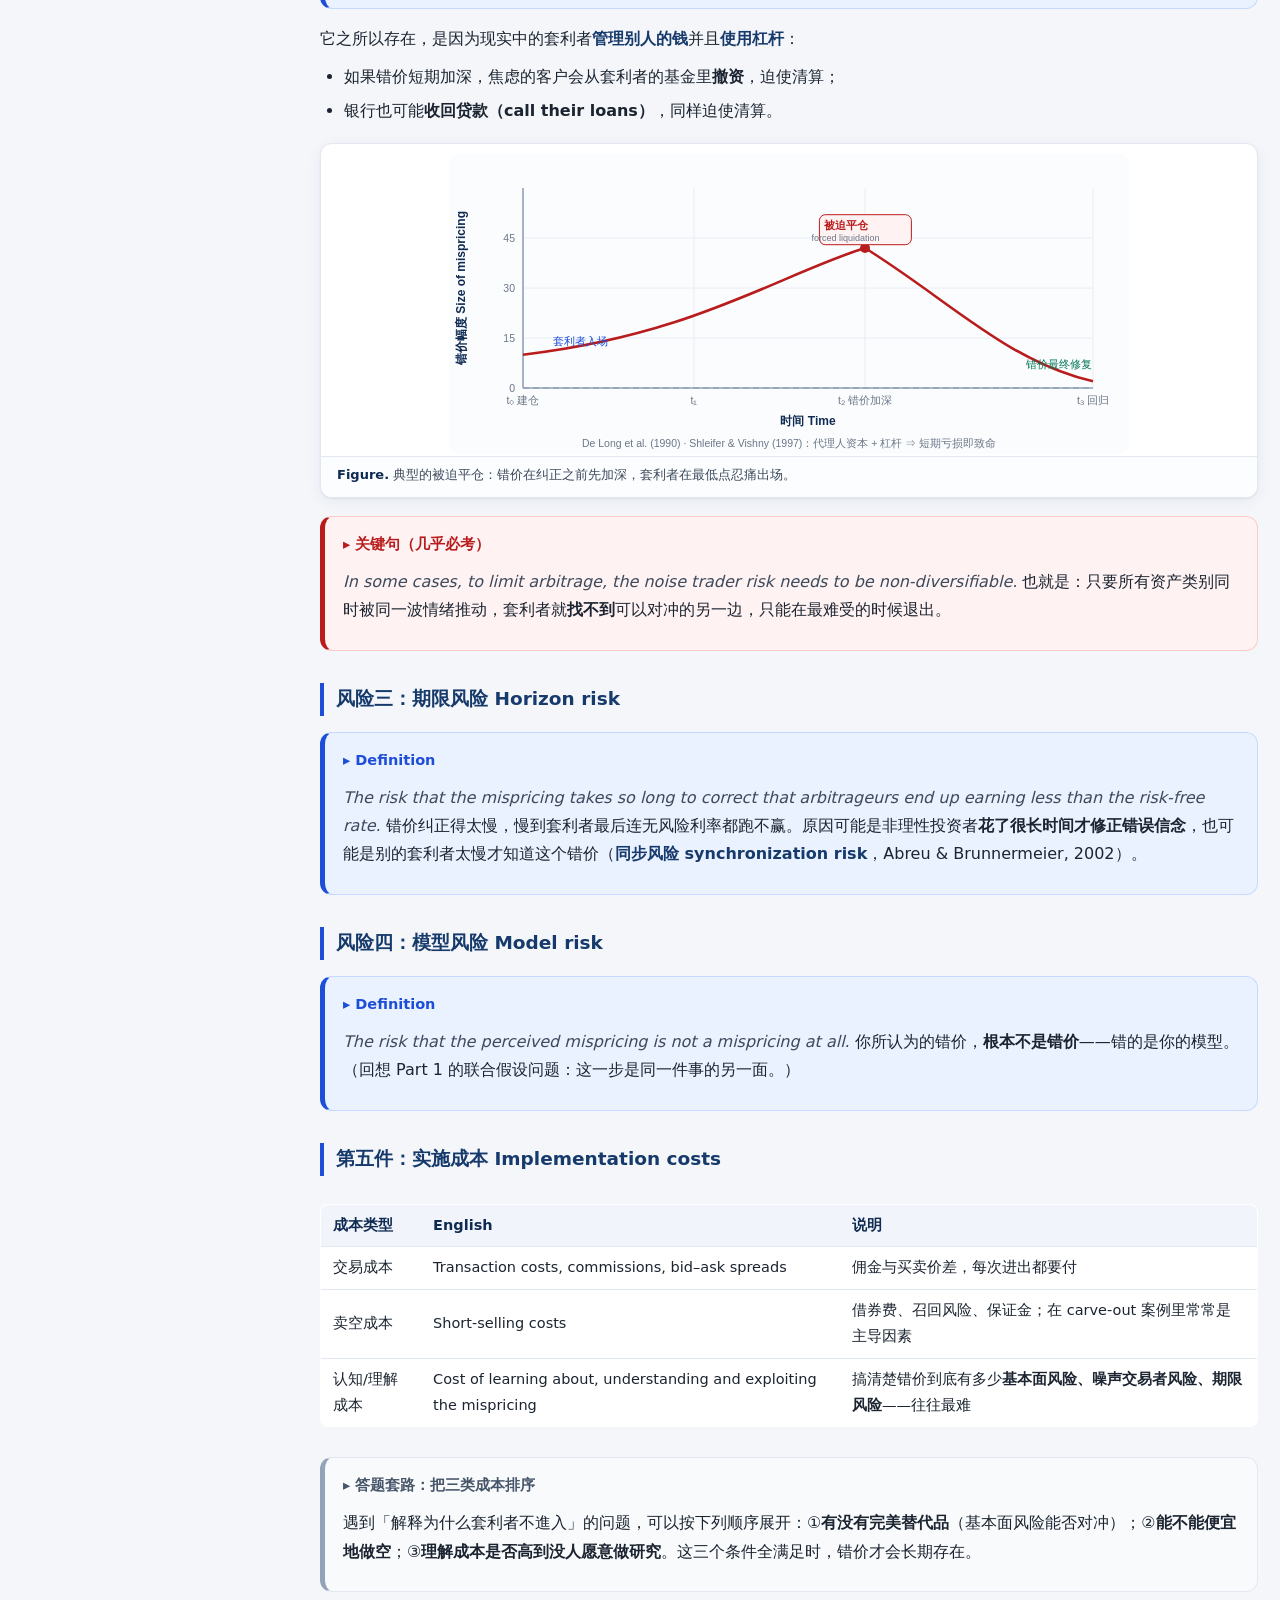
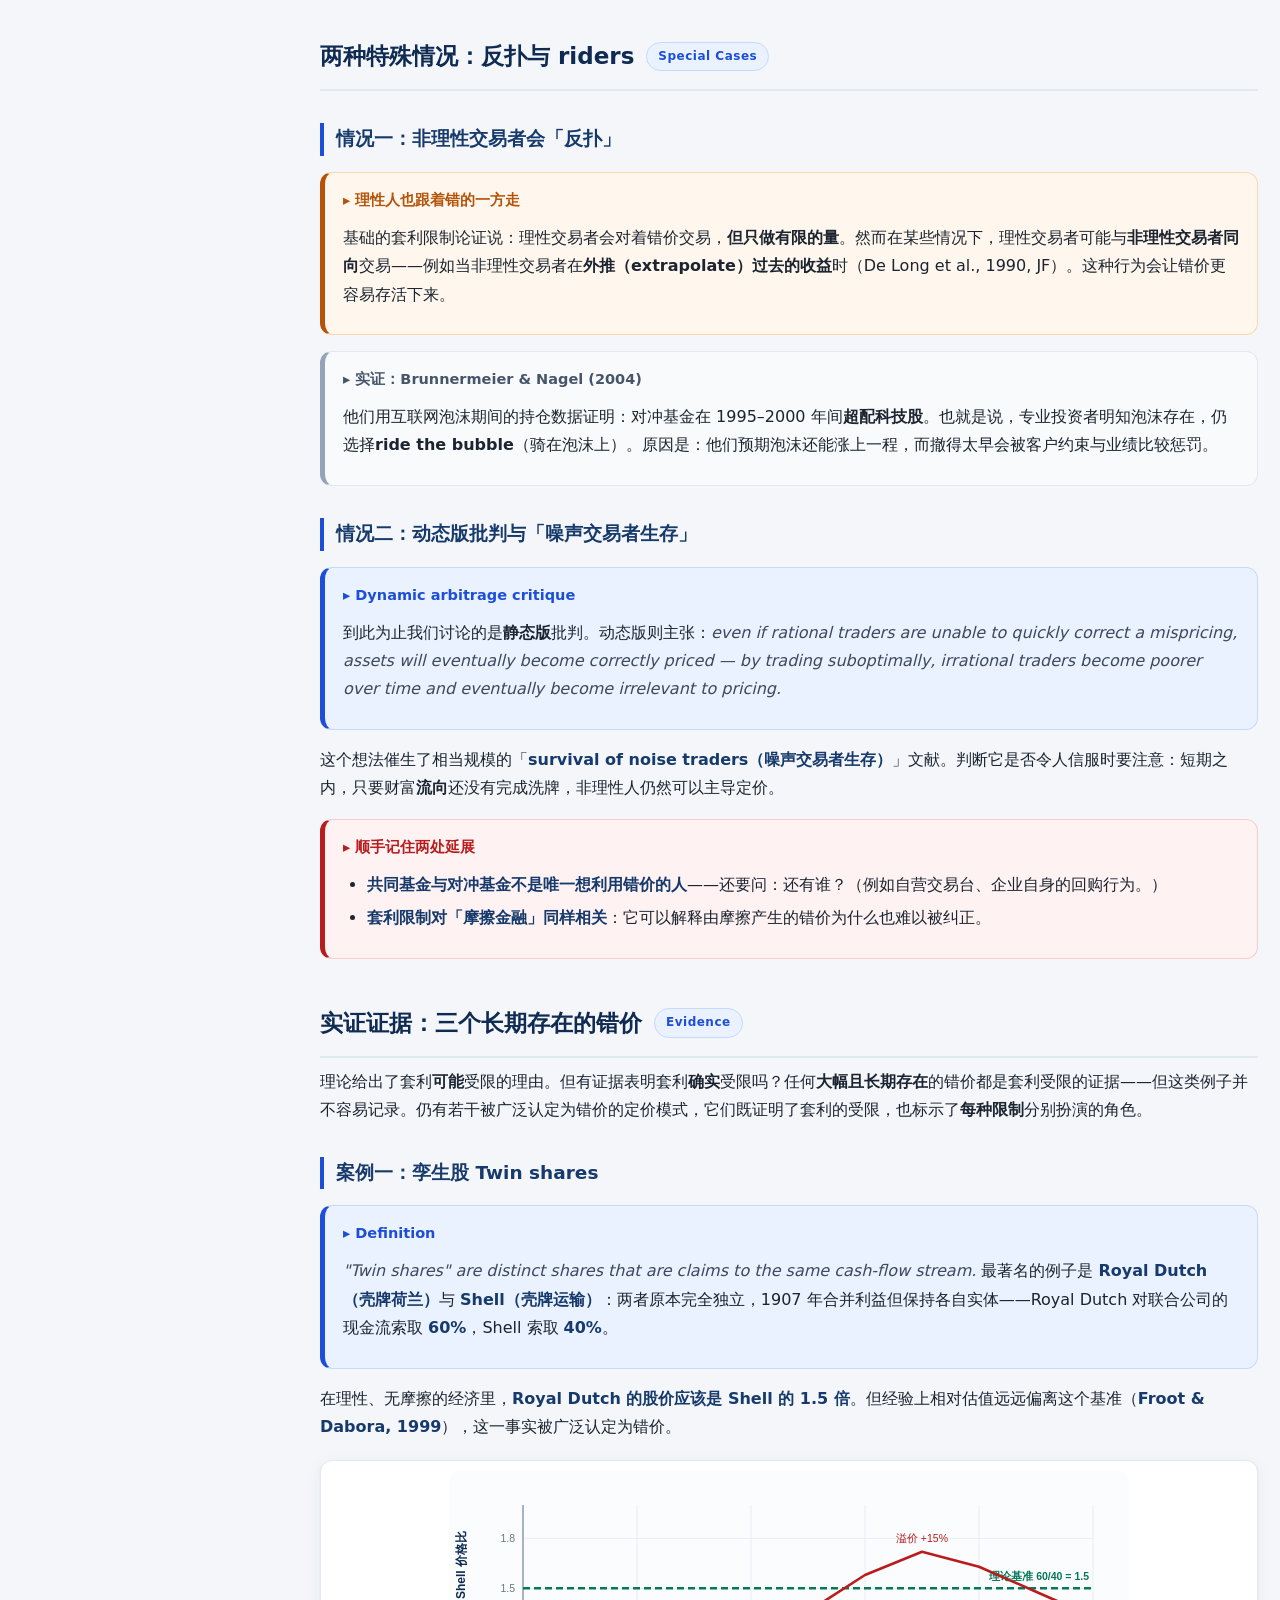
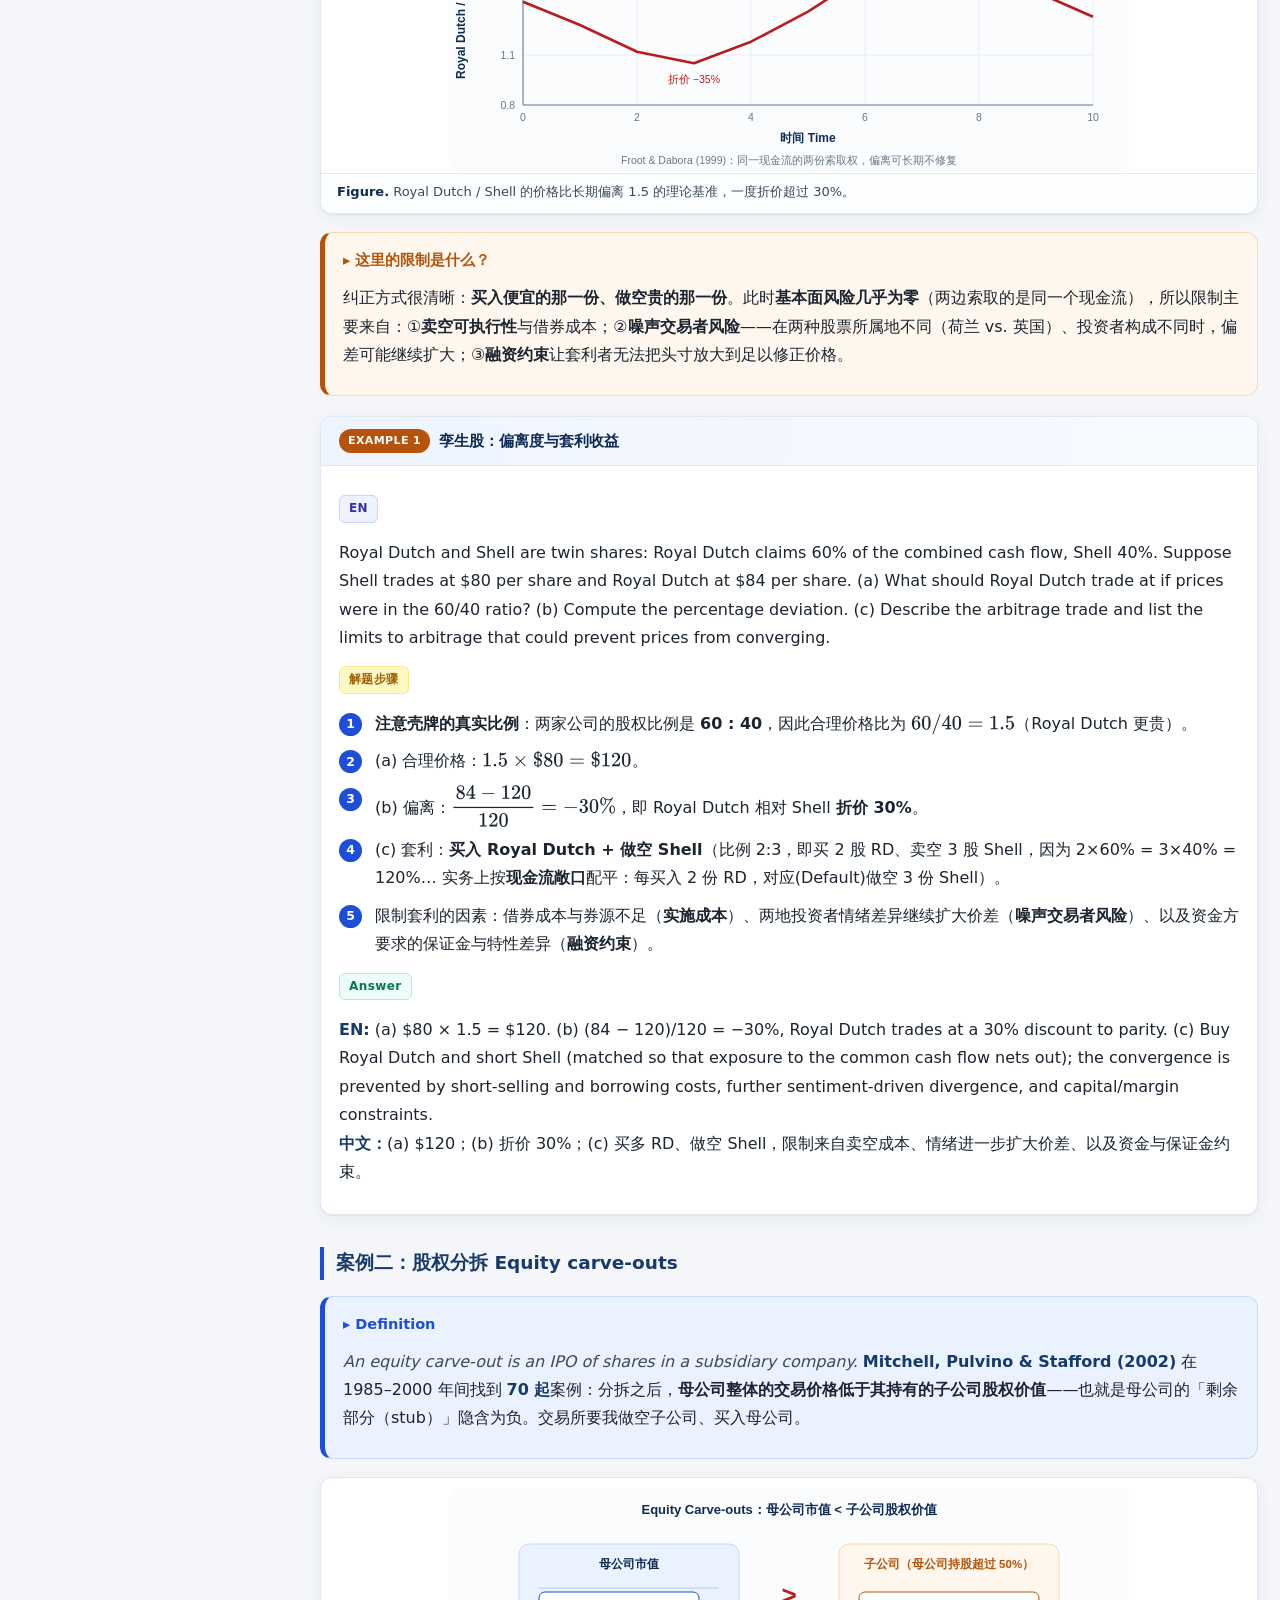
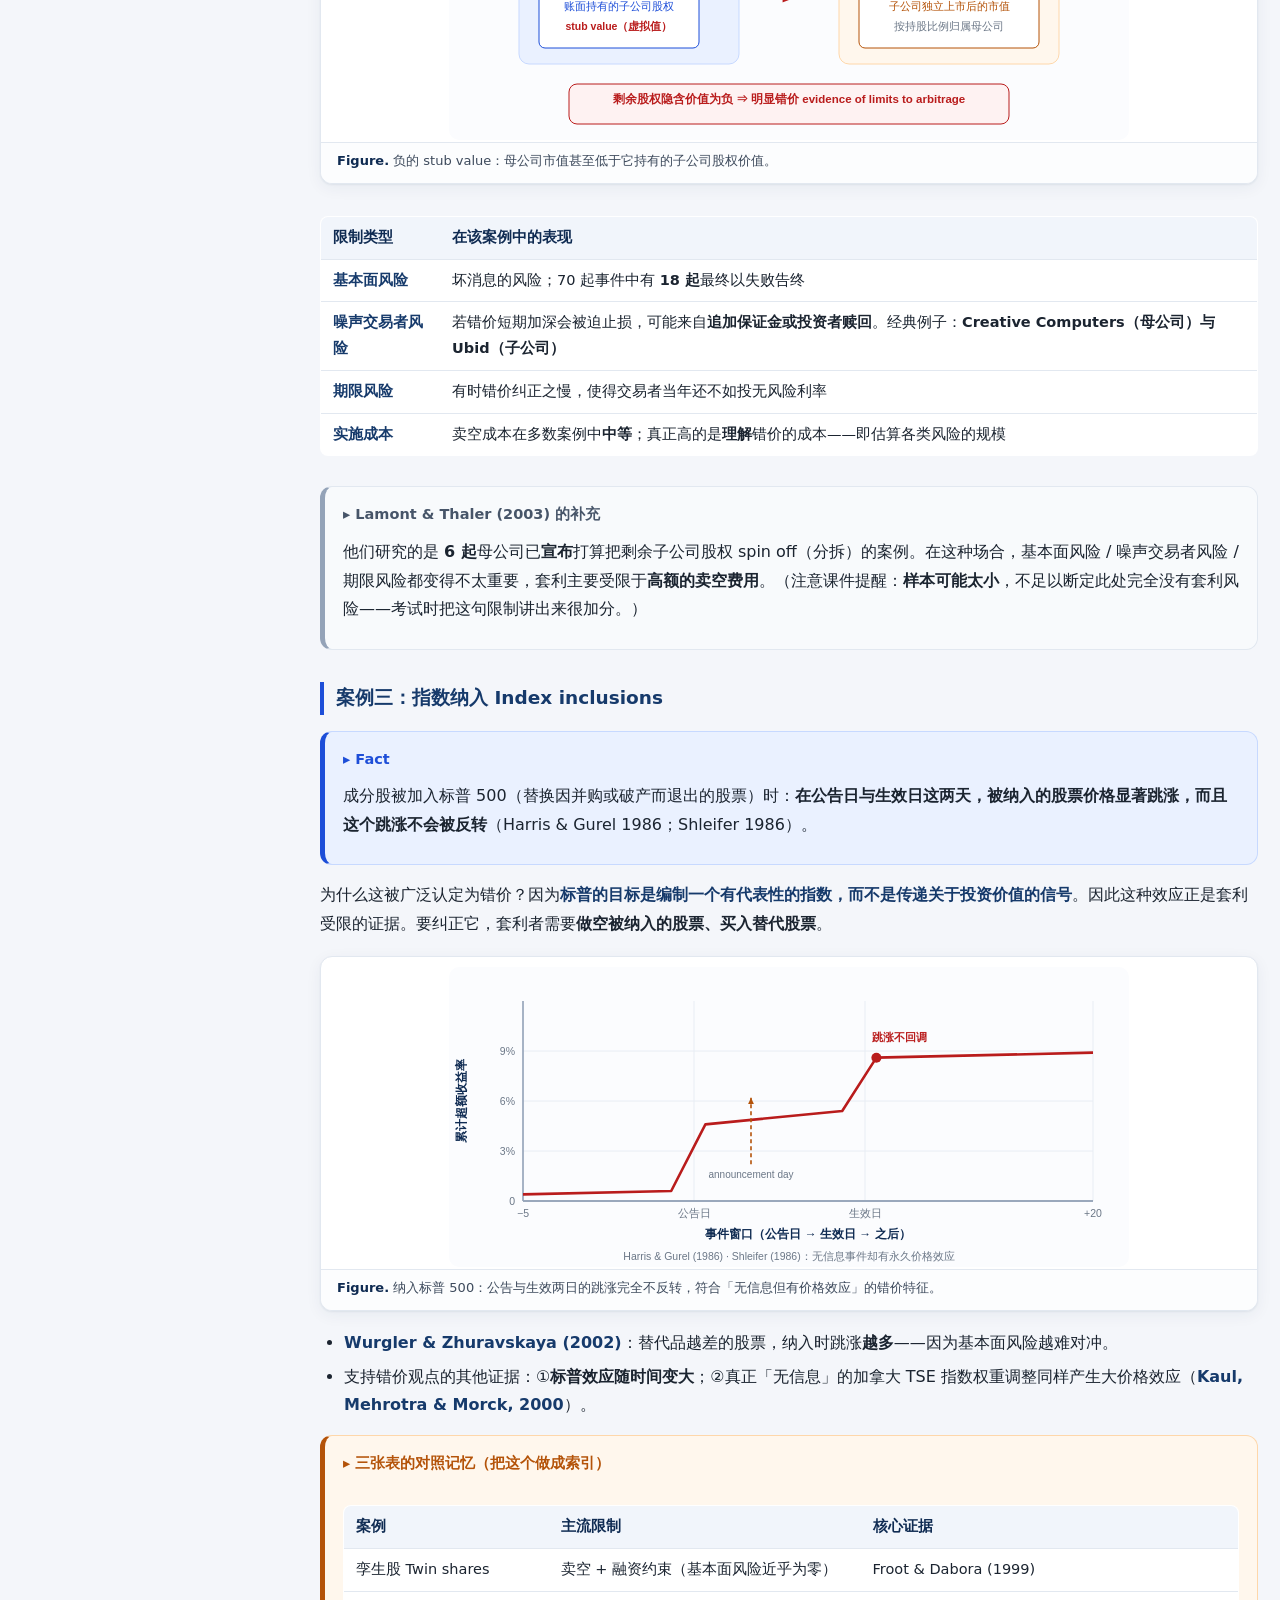
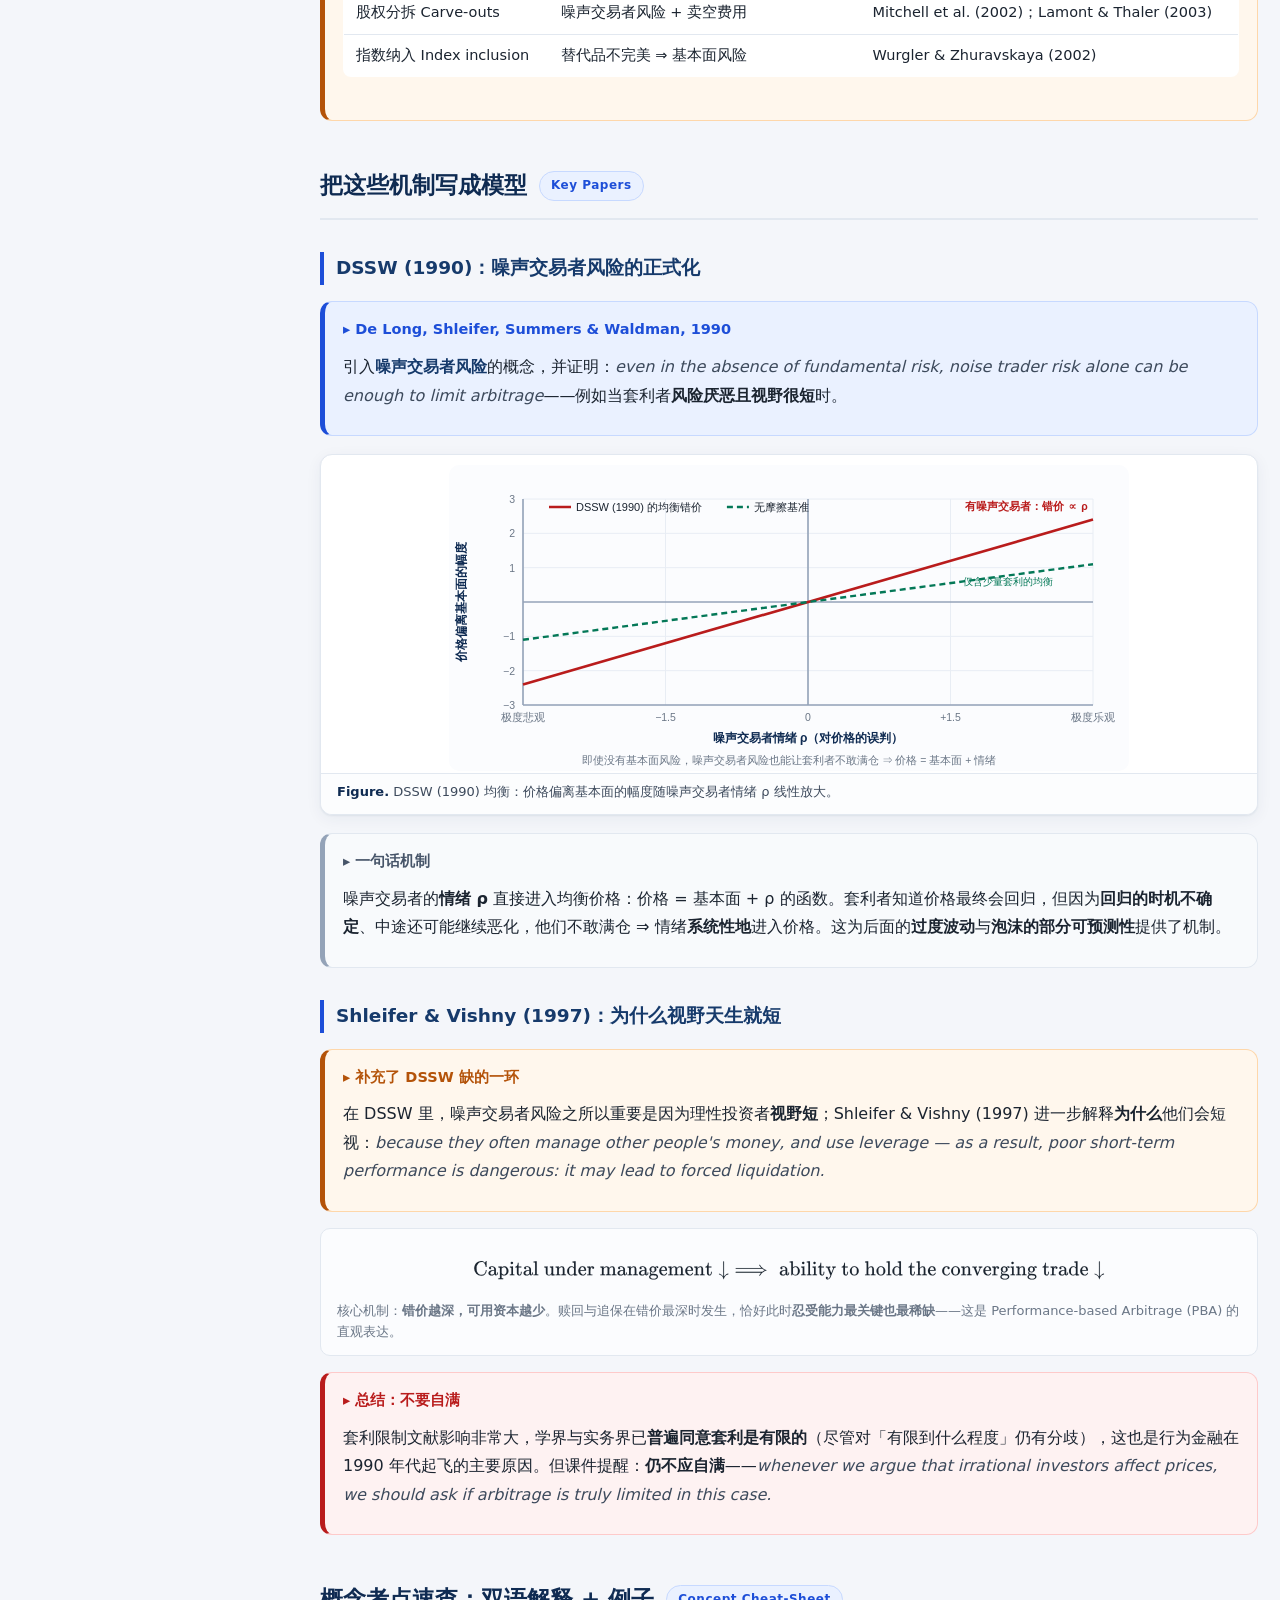
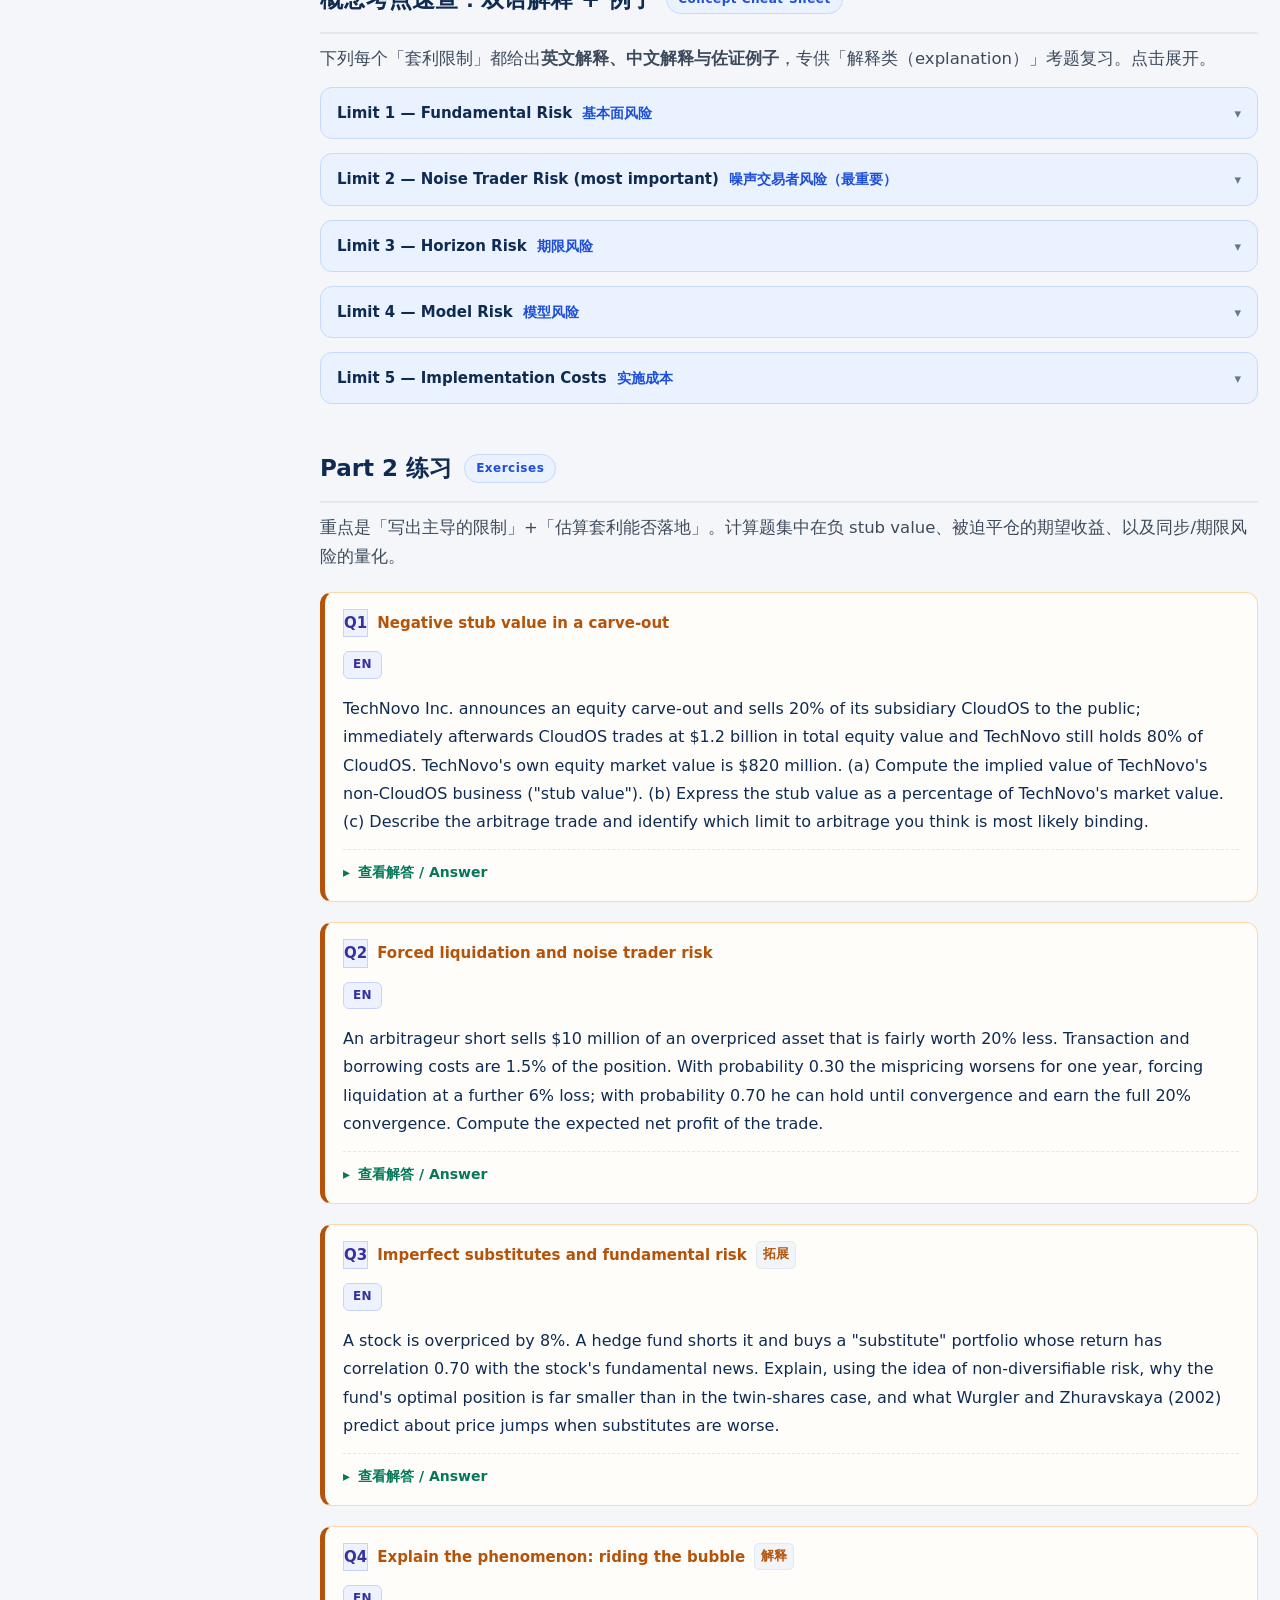
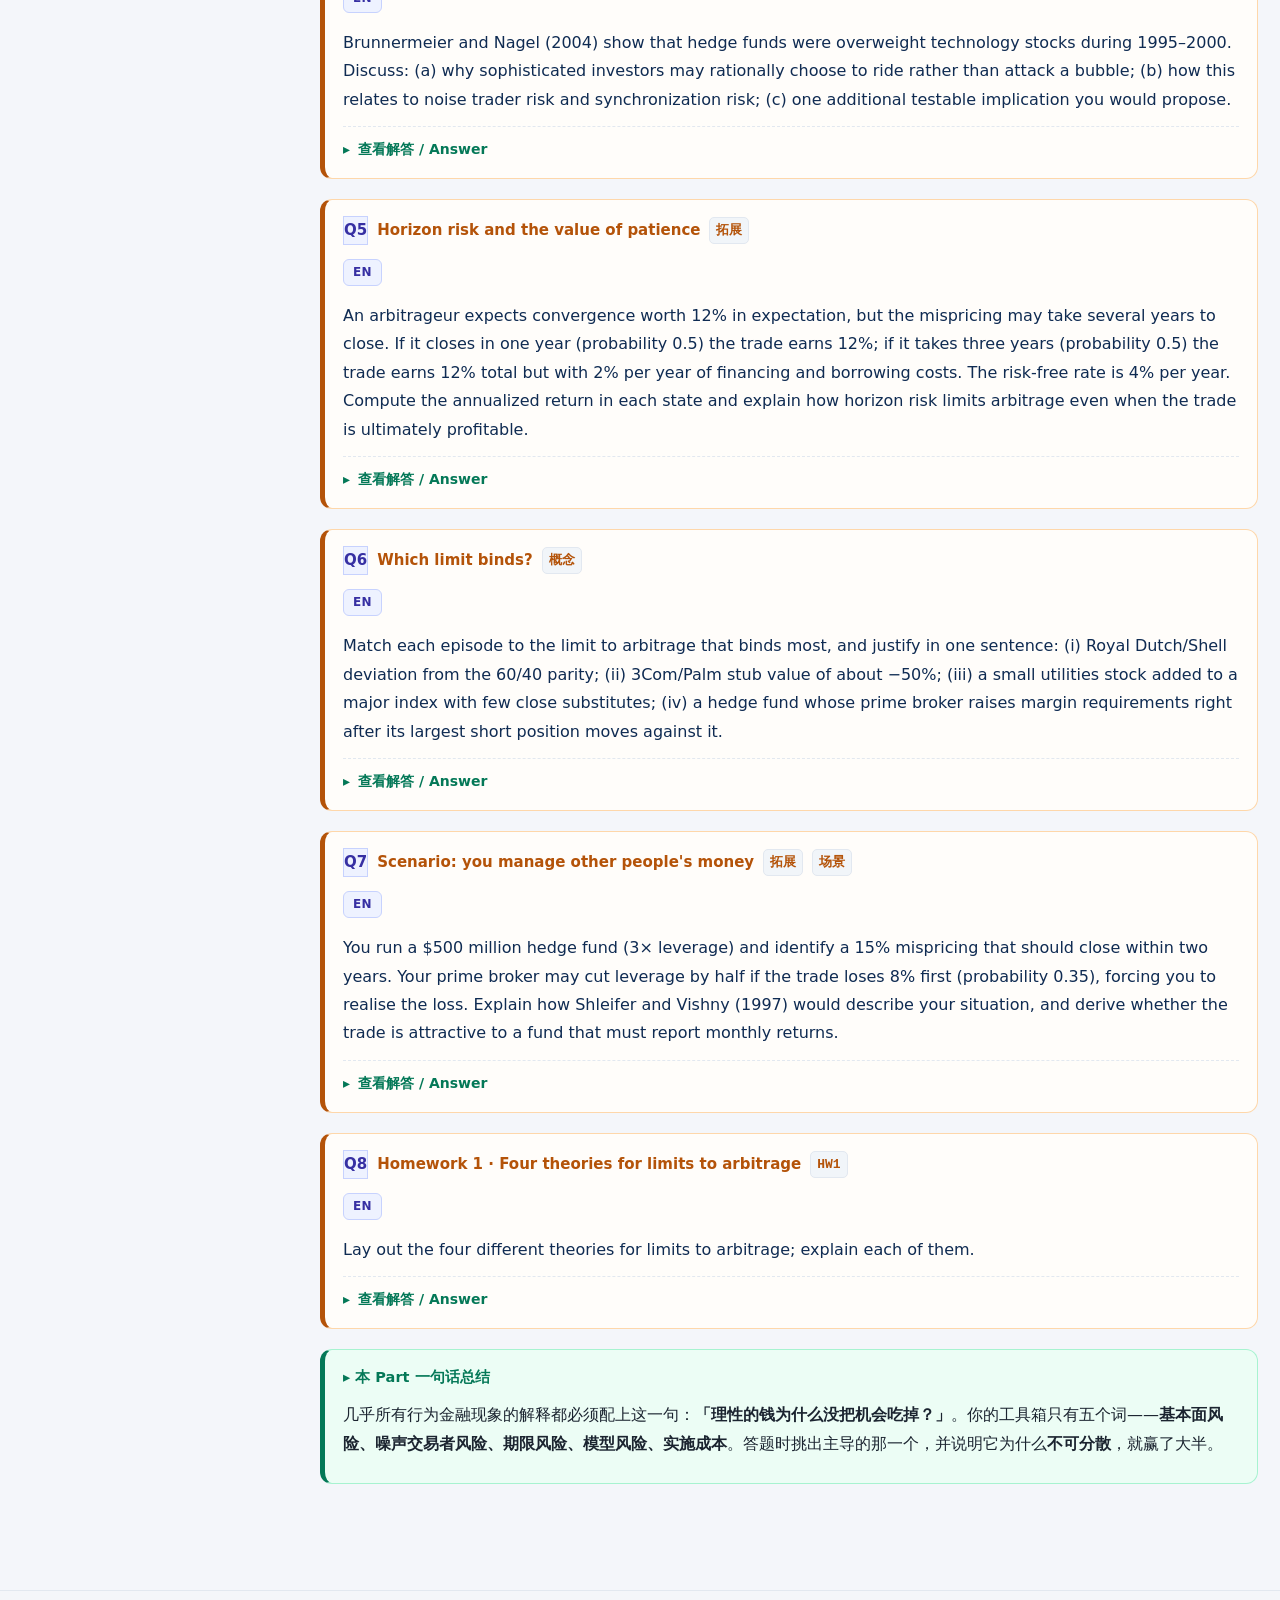
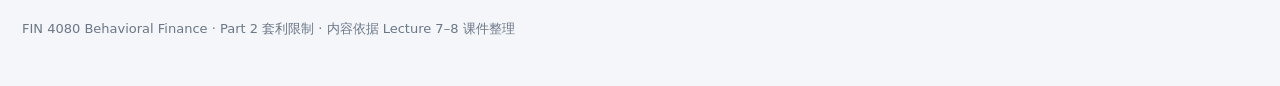
<file: part2-limits-to-arbitrage.html>
<!DOCTYPE html>
<html lang="zh-CN">
<head>
<meta property="og:title" content="FIN4080 行为金融学学习站"><meta property="og:description" content="CUHK-SZ FIN4080 行为金融学课程学习站：9 个 Part 的讲解、SVG 图示、自测练习与个人进度记录"><meta name="description" content="CUHK-SZ FIN4080 行为金融学课程学习站：9 个 Part 的讲解、SVG 图示、自测练习与个人进度记录"><meta property="og:image" content="https://lf3-static.bytednsdoc.com/obj/eden-cn/ylcylz_fsph_ryhs/ljhwZthlaukjlkulzlp/feisuda/avatar/7.svg"><link rel="icon" href="https://lf3-static.bytednsdoc.com/obj/eden-cn/ylcylz_fsph_ryhs/ljhwZthlaukjlkulzlp/feisuda/avatar/7.svg">
<meta charset="UTF-8">
<meta name="viewport" content="width=device-width, initial-scale=1.0">
    <meta name="robots" content="noindex, nofollow, noarchive, noimageindex">
    <meta name="googlebot" content="noindex, nofollow">
    <meta name="referrer" content="no-referrer">
<title>FIN4080 行为金融学学习站</title>
<link rel="stylesheet" href="assets/style.css">
<script>
window.MathJax = {
  tex: { inlineMath: [['\\(','\\)']], displayMath: [['\\[','\\]']] },
  svg: { fontCache: 'global' },
  options: { skipHtmlTags: ['script','noscript','style','textarea','pre','code'] }
};
</script>
<script src="assets/tex-mml-svg.js" id="MathJax-script" async></script>
<script>
/* Fallback: 若本地 MathJax 包不可用，从 jsDelivr 兜底加载。 */
(function () {
  function loadCdn() {
    if (window.MathJax && window.MathJax.startup) return;
    var s = document.createElement('script');
    s.src = 'https://cdn.jsdelivr.net/npm/mathjax@3.2.2/es5/tex-mml-svg.js';
    s.async = true;
    document.head.appendChild(s);
  }
  window.addEventListener('load', function () { setTimeout(loadCdn, 400); });
})();
</script>
    <script src="assets/figures.js"></script>
    <script src="assets/mindmap.js"></script>
    <script src="assets/marks.js?v=20261017a"></script>
</head>
<body data-page="part2" data-root="">

<header id="site-topbar"></header>

<div class="layout">
  <aside class="toc" id="site-toc"></aside>
  <main>

    <div class="hero">
      <div class="kicker">Part 2 · Lecture 7–8</div>
      <h1>套利限制：为什么理性的钱也拉不回价格</h1>
      <p>行为金融要主张「非理性投资者影响价格」，就必须跨过历史上最有杀伤力的一次反驳——<strong>套利批判（arbitrage critique）</strong>。本 Part 系统回答它：套利到底被什么限制住（<strong>四类风险 + 实施成本</strong>），现实中有没有长期存在的错价（<strong>孪生股、股权分拆、指数纳入</strong>三大实证），以及把这套机制写成模型的 <strong>DSSW (1990)</strong> 与 <strong>Shleifer &amp; Vishny (1997)</strong>。</p>
      <div class="tags">
        <span>Arbitrage Critique</span><span>Fundamental Risk</span><span>Noise Trader Risk</span><span>Horizon Risk</span><span>Implementation Costs</span><span>Twin Shares</span><span>Index Inclusion</span>
      </div>
    </div>

    <div id="mindmap-host"></div>

    <!-- ============ S1 ============ -->
    <section id="critique">
      <h2 class="sec">套利批判与四个术语 <span class="badge">The Critique</span></h2>

      <div class="box note">
        <div class="box-title">▸ 本讲 Learning Objectives</div>
        <ul>
          <li>能复述套利批判的内容，并解释它一度怎样拖慢了行为金融的发展。</li>
          <li>能列举四类风险与一类成本，并说明各自<b>什么时候才真正限制套利</b>（关键句：<em>to limit arbitrage, the risk needs to be non-diversifiable</em>）。</li>
          <li>能用三个实证事件作为「套利受限制的证据」，并<b>逐个</b>指出该事件主要由哪种限制起作用。</li>
          <li>能解释为什么<b>管理别人的钱 + 杠杆</b>会使套利者视野变短（Shleifer &amp; Vishny, 1997）。</li>
          <li>能应付动态版批判（<b>噪声交易者生存</b> literature）的基本思路。</li>
        </ul>
      </div>

      <h3 class="sub">批判的原始表述</h3>
      <div class="box key">
        <div class="box-title">▸ Claim: Arbitrage Critique</div>
        <p>行为金融的资产定价应用假定<b>非理性投资者会影响价格</b>；但批判认为：<em>irrational investors cannot affect prices for any significant amount of time — as soon as they move prices, this creates an attractive opportunity for rational investors, who trade against the mispricing and quickly correct it.</em></p>
      </div>
      <p>这个论证在很长一段时间里说服了大量研究者，<strong>拖慢了行为金融的发展</strong>。行为金融在 1990 年代最大的成就，就是成功地把这套论证推回去——证明<strong>套利是有限的（limits to arbitrage）</strong>。这也是这门课在 1990 年代起飞的直接原因。</p>

      <h3 class="sub">先把词统一：四个基本术语</h3>
      <div class="tablewrap">
      <table class="data">
        <thead><tr><th>English term</th><th>Definition</th><th>中文</th></tr></thead>
        <tbody>
          <tr><td>Fundamental value</td><td>The price in an economy with rational investors and no frictions — equivalently, the price that properly reflects all available information, equivalently the efficient-markets price.</td><td>内在价值 / 基本面价值</td></tr>
          <tr><td>Mispricing / inefficiency</td><td>A departure of price from fundamental value, possible when there are frictions or when agents are not fully rational.</td><td>错价 / 无效率</td></tr>
          <tr><td>Arbitrageurs</td><td>Rational investors who trade against mispricings.</td><td>套利者</td></tr>
          <tr><td>Noise traders</td><td>Less-than-fully-rational investors whose demand is driven by "noise" rather than information.</td><td>噪声交易者</td></tr>
        </tbody>
      </table>
      </div>

      <div class="box tip">
        <div class="box-title">▸ 记忆技巧：三个「等价说法」</div>
        <p>「基本面价值」在课件里给了三个等价说法：<b>①理性投资者 + 无摩擦经济里的价格</b>；<b>②恰当反映所有可得信息的价格</b>；<b>③有效市场价格</b>。这三个说法在答题时可以互换，用来把不同 Part 的语言缝起来。</p>
      </div>
    </section>

    <!-- ============ S2 ============ -->
    <section id="theory">
      <h2 class="sec">套利限制：理论 <span class="badge">Theory</span></h2>

      <p>批判说理性投资者纠正错价很容易。<strong>现实中它并不容易</strong>——存在各种风险与成本限制套利者的能力，这使得非理性投资者能够<b>显著且长期</b>地影响价格。</p>

      <div class="fig" data-fig="limits_map" data-cap="套利限制的四大风险加上实施成本，共同决定了套利者的头寸能做多大。"></div>

      <h3 class="sub">风险一：基本面风险 Fundamental risk</h3>
      <div class="box def">
        <div class="box-title">▸ Definition</div>
        <p><em>The risk that there will be adverse news about the fundamental value of the mispriced asset.</em> 即关于被错价资产的<b>基本面出现坏消息</b>的风险。可以借助「<strong>替代证券（substitute securities）</strong>」对冲，<b>但只能对冲到一定程度</b>；在某些情况下，要真正限制套利，这种风险必须是<b>不可分散的（non-diversifiable）</b>。</p>
      </div>

      <h3 class="sub">风险二：噪声交易者风险 Noise trader risk <span class="kbd">最重要</span></h3>
      <div class="box def">
        <div class="box-title">▸ Definition（De Long, Shleifer, Summers &amp; Waldman 1990；Shleifer &amp; Vishny 1997）</div>
        <p><em>The risk that, as a result of the mispricing worsening in the short run, the arbitrageur is forced to close out his trade at a loss.</em> 即<b>错价在短期内加深</b>，导致套利者在亏损状态下被迫平仓的风险。</p>
      </div>
      <p>它之所以存在，是因为现实中的套利者<strong>管理别人的钱</strong>并且<strong>使用杠杆</strong>：</p>
      <ul>
        <li>如果错价短期加深，焦虑的客户会从套利者的基金里<b>撤资</b>，迫使清算；</li>
        <li>银行也可能<b>收回贷款（call their loans）</b>，同样迫使清算。</li>
      </ul>

      <div class="fig" data-fig="noise_trader" data-cap="典型的被迫平仓：错价在纠正之前先加深，套利者在最低点忍痛出场。"></div>

      <div class="box warn">
        <div class="box-title">▸ 关键句（几乎必考）</div>
        <p><em>In some cases, to limit arbitrage, the noise trader risk needs to be non-diversifiable.</em> 也就是：只要所有资产类别同时被同一波情绪推动，套利者就<b>找不到</b>可以对冲的另一边，只能在最难受的时候退出。</p>
      </div>

      <h3 class="sub">风险三：期限风险 Horizon risk</h3>
      <div class="box def">
        <div class="box-title">▸ Definition</div>
        <p><em>The risk that the mispricing takes so long to correct that arbitrageurs end up earning less than the risk-free rate.</em> 错价纠正得太慢，慢到套利者最后连无风险利率都跑不赢。原因可能是非理性投资者<b>花了很长时间才修正错误信念</b>，也可能是别的套利者太慢才知道这个错价（<strong>同步风险 synchronization risk</strong>，Abreu &amp; Brunnermeier, 2002）。</p>
      </div>

      <h3 class="sub">风险四：模型风险 Model risk</h3>
      <div class="box def">
        <div class="box-title">▸ Definition</div>
        <p><em>The risk that the perceived mispricing is not a mispricing at all.</em> 你所认为的错价，<b>根本不是错价</b>——错的是你的模型。（回想 Part 1 的联合假设问题：这一步是同一件事的另一面。）</p>
      </div>

      <h3 class="sub">第五件：实施成本 Implementation costs</h3>
      <div class="tablewrap">
      <table class="data">
        <thead><tr><th>成本类型</th><th>English</th><th>说明</th></tr></thead>
        <tbody>
          <tr><td>交易成本</td><td>Transaction costs, commissions, bid–ask spreads</td><td>佣金与买卖价差，每次进出都要付</td></tr>
          <tr><td>卖空成本</td><td>Short-selling costs</td><td>借券费、召回风险、保证金；在 carve-out 案例里常常是主导因素</td></tr>
          <tr><td>认知/理解成本</td><td>Cost of learning about, understanding and exploiting the mispricing</td><td>搞清楚错价到底有多少<b>基本面风险、噪声交易者风险、期限风险</b>——往往最难</td></tr>
        </tbody>
      </table>
      </div>

      <div class="box note">
        <div class="box-title">▸ 答题套路：把三类成本排序</div>
        <p>遇到「解释为什么套利者不進入」的问题，可以按下列顺序展开：①<b>有没有完美替代品</b>（基本面风险能否对冲）；②<b>能不能便宜地做空</b>；③<b>理解成本是否高到没人愿意做研究</b>。这三个条件全满足时，错价才会长期存在。</p>
      </div>
    </section>

    <!-- ============ S3 ============ -->
    <section id="special">
      <h2 class="sec">两种特殊情况：反扑与 riders <span class="badge">Special Cases</span></h2>

      <h3 class="sub">情况一：非理性交易者会「反扑」</h3>
      <div class="box key">
        <div class="box-title">▸ 理性人也跟着错的一方走</div>
        <p>基础的套利限制论证说：理性交易者会对着错价交易，<b>但只做有限的量</b>。然而在某些情况下，理性交易者可能与<b>非理性交易者同向</b>交易——例如当非理性交易者在<b>外推（extrapolate）过去的收益</b>时（De Long et al., 1990, JF）。这种行为会让错价更容易存活下来。</p>
      </div>

      <div class="box note">
        <div class="box-title">▸ 实证：Brunnermeier &amp; Nagel (2004)</div>
        <p>他们用互联网泡沫期间的持仓数据证明：对冲基金在 1995–2000 年间<b>超配科技股</b>。也就是说，专业投资者明知泡沫存在，仍选择<b>ride the bubble</b>（骑在泡沫上）。原因是：他们预期泡沫还能涨上一程，而撤得太早会被客户约束与业绩比较惩罚。</p>
      </div>

      <h3 class="sub">情况二：动态版批判与「噪声交易者生存」</h3>
      <div class="box def">
        <div class="box-title">▸ Dynamic arbitrage critique</div>
        <p>到此为止我们讨论的是<b>静态版</b>批判。动态版则主张：<em>even if rational traders are unable to quickly correct a mispricing, assets will eventually become correctly priced — by trading suboptimally, irrational traders become poorer over time and eventually become irrelevant to pricing.</em></p>
      </div>
      <p>这个想法催生了相当规模的「<strong>survival of noise traders（噪声交易者生存）</strong>」文献。判断它是否令人信服时要注意：短期之内，只要财富<b>流向</b>还没有完成洗牌，非理性人仍然可以主导定价。</p>

      <div class="box warn">
        <div class="box-title">▸ 顺手记住两处延展</div>
        <ul>
          <li><strong>共同基金与对冲基金不是唯一想利用错价的人</strong>——还要问：还有谁？（例如自营交易台、企业自身的回购行为。）</li>
          <li><strong>套利限制对「摩擦金融」同样相关</strong>：它可以解释由摩擦产生的错价为什么也难以被纠正。</li>
        </ul>
      </div>
    </section>

    <!-- ============ S4 ============ -->
    <section id="evidence">
      <h2 class="sec">实证证据：三个长期存在的错价 <span class="badge">Evidence</span></h2>

      <p>理论给出了套利<b>可能</b>受限的理由。但有证据表明套利<b>确实</b>受限吗？任何<b>大幅且长期存在</b>的错价都是套利受限的证据——但这类例子并不容易记录。仍有若干被广泛认定为错价的定价模式，它们既证明了套利的受限，也标示了<b>每种限制</b>分别扮演的角色。</p>

      <h3 class="sub">案例一：孪生股 Twin shares</h3>
      <div class="box def">
        <div class="box-title">▸ Definition</div>
        <p><em>"Twin shares" are distinct shares that are claims to the same cash-flow stream.</em> 最著名的例子是 <strong>Royal Dutch（壳牌荷兰）</strong>与 <strong>Shell（壳牌运输）</strong>：两者原本完全独立，1907 年合并利益但保持各自实体——Royal Dutch 对联合公司的现金流索取 <strong>60%</strong>，Shell 索取 <strong>40%</strong>。</p>
      </div>
      <p>在理性、无摩擦的经济里，<strong>Royal Dutch 的股价应该是 Shell 的 1.5 倍</strong>。但经验上相对估值远远偏离这个基准（<strong>Froot &amp; Dabora, 1999</strong>），这一事实被广泛认定为错价。</p>

      <div class="fig" data-fig="twin_shares" data-cap="Royal Dutch / Shell 的价格比长期偏离 1.5 的理论基准，一度折价超过 30%。"></div>

      <div class="box key">
        <div class="box-title">▸ 这里的限制是什么？</div>
        <p>纠正方式很清晰：<b>买入便宜的那一份、做空贵的那一份</b>。此时<b>基本面风险几乎为零</b>（两边索取的是同一个现金流），所以限制主要来自：①<b>卖空可执行性</b>与借券成本；②<b>噪声交易者风险</b>——在两种股票所属地不同（荷兰 vs. 英国）、投资者构成不同时，偏差可能继续扩大；③<b>融资约束</b>让套利者无法把头寸放大到足以修正价格。</p>
      </div>

      <div class="example">
        <div class="ex-head"><span class="pill q">EXAMPLE 1</span> 孪生股：偏离度与套利收益</div>
        <div class="ex-body">
          <div class="q-block">
            <span class="lbl lbl-en">EN</span>
            <p class="en-q">Royal Dutch and Shell are twin shares: Royal Dutch claims 60% of the combined cash flow, Shell 40%. Suppose Shell trades at $80 per share and Royal Dutch at $84 per share. (a) What should Royal Dutch trade at if prices were in the 60/40 ratio? (b) Compute the percentage deviation. (c) Describe the arbitrage trade and list the limits to arbitrage that could prevent prices from converging.</p>
          </div>
          <div class="q-block">
            <span class="lbl lbl-step">解题步骤</span>
            <ol class="steps">
              <li><b>注意壳牌的真实比例</b>：两家公司的股权比例是 <b>60 : 40</b>，因此合理价格比为 \(60/40=1.5\)（Royal Dutch 更贵）。</li>
              <li>(a) 合理价格：\(1.5\times \$80=\$120\)。</li>
              <li>(b) 偏离：\(\dfrac{84-120}{120}=-30\%\)，即 Royal Dutch 相对 Shell <b>折价 30%</b>。</li>
              <li>(c) 套利：<b>买入 Royal Dutch + 做空 Shell</b>（比例 2:3，即买 2 股 RD、卖空 3 股 Shell，因为 2×60% = 3×40% = 120%… 实务上按<b>现金流敞口</b>配平：每买入 2 份 RD，对应(Default)做空 3 份 Shell）。</li>
              <li>限制套利的因素：借券成本与券源不足（<b>实施成本</b>）、两地投资者情绪差异继续扩大价差（<b>噪声交易者风险</b>）、以及资金方要求的保证金与特性差异（<b>融资约束</b>）。</li>
            </ol>
          </div>
          <div class="q-block">
            <span class="lbl lbl-ans">Answer</span>
            <p><strong>EN:</strong> (a) $80 × 1.5 = $120. (b) (84 − 120)/120 = −30%, Royal Dutch trades at a 30% discount to parity. (c) Buy Royal Dutch and short Shell (matched so that exposure to the common cash flow nets out); the convergence is prevented by short-selling and borrowing costs, further sentiment-driven divergence, and capital/margin constraints.<br><strong>中文：</strong>(a) $120；(b) 折价 30%；(c) 买多 RD、做空 Shell，限制来自卖空成本、情绪进一步扩大价差、以及资金与保证金约束。</p>
          </div>
        </div>
      </div>

      <h3 class="sub">案例二：股权分拆 Equity carve-outs</h3>
      <div class="box def">
        <div class="box-title">▸ Definition</div>
        <p><em>An equity carve-out is an IPO of shares in a subsidiary company.</em> <strong>Mitchell, Pulvino &amp; Stafford (2002)</strong> 在 1985–2000 年间找到 <strong>70 起</strong>案例：分拆之后，<b>母公司整体的交易价格低于其持有的子公司股权价值</b>——也就是母公司的「剩余部分（stub）」隐含为负。交易所要我做空子公司、买入母公司。</p>
      </div>

      <div class="fig" data-fig="carveout" data-cap="负的 stub value：母公司市值甚至低于它持有的子公司股权价值。"></div>

      <div class="tablewrap">
      <table class="data">
        <thead><tr><th>限制类型</th><th>在该案例中的表现</th></tr></thead>
        <tbody>
          <tr><td><strong>基本面风险</strong></td><td>坏消息的风险；70 起事件中有 <b>18 起</b>最终以失败告终</td></tr>
          <tr><td><strong>噪声交易者风险</strong></td><td>若错价短期加深会被迫止损，可能来自<b>追加保证金或投资者赎回</b>。经典例子：<b>Creative Computers（母公司）与 Ubid（子公司）</b></td></tr>
          <tr><td><strong>期限风险</strong></td><td>有时错价纠正之慢，使得交易者当年还不如投无风险利率</td></tr>
          <tr><td><strong>实施成本</strong></td><td>卖空成本在多数案例中<b>中等</b>；真正高的是<b>理解</b>错价的成本——即估算各类风险的规模</td></tr>
        </tbody>
      </table>
      </div>

      <div class="box note">
        <div class="box-title">▸ Lamont &amp; Thaler (2003) 的补充</div>
        <p>他们研究的是 <b>6 起</b>母公司已<b>宣布</b>打算把剩余子公司股权 spin off（分拆）的案例。在这种场合，基本面风险 / 噪声交易者风险 / 期限风险都变得不太重要，套利主要受限于<b>高额的卖空费用</b>。（注意课件提醒：<b>样本可能太小</b>，不足以断定此处完全没有套利风险——考试时把这句限制讲出来很加分。）</p>
      </div>

      <h3 class="sub">案例三：指数纳入 Index inclusions</h3>
      <div class="box def">
        <div class="box-title">▸ Fact</div>
        <p>成分股被加入标普 500（替换因并购或破产而退出的股票）时：<b>在公告日与生效日这两天，被纳入的股票价格显著跳涨，而且这个跳涨不会被反转</b>（Harris &amp; Gurel 1986；Shleifer 1986）。</p>
      </div>
      <p>为什么这被广泛认定为错价？因为<strong>标普的目标是编制一个有代表性的指数，而不是传递关于投资价值的信号</strong>。因此这种效应正是套利受限的证据。要纠正它，套利者需要<b>做空被纳入的股票、买入替代股票</b>。</p>

      <div class="fig" data-fig="index_inclusion" data-cap="纳入标普 500：公告与生效两日的跳涨完全不反转，符合「无信息但有价格效应」的错价特征。"></div>

      <ul>
        <li><strong>Wurgler &amp; Zhuravskaya (2002)</strong>：替代品越差的股票，纳入时跳涨<b>越多</b>——因为基本面风险越难对冲。</li>
        <li>支持错价观点的其他证据：①<b>标普效应随时间变大</b>；②真正「无信息」的加拿大 TSE 指数权重调整同样产生大价格效应（<strong>Kaul, Mehrotra &amp; Morck, 2000</strong>）。</li>
      </ul>

      <div class="box key">
        <div class="box-title">▸ 三张表的对照记忆（把这个做成索引）</div>
        <div class="tablewrap">
        <table class="data">
          <thead><tr><th>案例</th><th>主流限制</th><th>核心证据</th></tr></thead>
          <tbody>
            <tr><td>孪生股 Twin shares</td><td>卖空 + 融资约束（基本面风险近乎为零）</td><td>Froot &amp; Dabora (1999)</td></tr>
            <tr><td>股权分拆 Carve-outs</td><td>噪声交易者风险 + 卖空费用</td><td>Mitchell et al. (2002)；Lamont &amp; Thaler (2003)</td></tr>
            <tr><td>指数纳入 Index inclusion</td><td>替代品不完美 ⇒ 基本面风险</td><td>Wurgler &amp; Zhuravskaya (2002)</td></tr>
          </tbody>
        </table>
        </div>
      </div>
    </section>

    <!-- ============ S5 ============ -->
    <section id="models">
      <h2 class="sec">把这些机制写成模型 <span class="badge">Key Papers</span></h2>

      <h3 class="sub">DSSW (1990)：噪声交易者风险的正式化</h3>
      <div class="box def">
        <div class="box-title">▸ De Long, Shleifer, Summers &amp; Waldman, 1990</div>
        <p>引入<strong>噪声交易者风险</strong>的概念，并证明：<em>even in the absence of fundamental risk, noise trader risk alone can be enough to limit arbitrage</em>——例如当套利者<b>风险厌恶且视野很短</b>时。</p>
      </div>

      <div class="fig" data-fig="dssw" data-cap="DSSW (1990) 均衡：价格偏离基本面的幅度随噪声交易者情绪 ρ 线性放大。"></div>

      <div class="box note">
        <div class="box-title">▸ 一句话机制</div>
        <p>噪声交易者的<b>情绪 ρ</b> 直接进入均衡价格：价格 = 基本面 + ρ 的函数。套利者知道价格最终会回归，但因为<b>回归的时机不确定</b>、中途还可能继续恶化，他们不敢满仓 ⇒ 情绪<b>系统性地</b>进入价格。这为后面的<b>过度波动</b>与<b>泡沫的部分可预测性</b>提供了机制。</p>
      </div>

      <h3 class="sub">Shleifer &amp; Vishny (1997)：为什么视野天生就短</h3>
      <div class="box key">
        <div class="box-title">▸ 补充了 DSSW 缺的一环</div>
        <p>在 DSSW 里，噪声交易者风险之所以重要是因为理性投资者<b>视野短</b>；Shleifer &amp; Vishny (1997) 进一步解释<b>为什么</b>他们会短视：<em>because they often manage other people's money, and use leverage — as a result, poor short-term performance is dangerous: it may lead to forced liquidation.</em></p>
      </div>

      <div class="formula">
        \[\text{Capital under management} \downarrow \;\Longrightarrow\; \text{ability to hold the converging trade} \downarrow\]
        <div class="fnote">核心机制：<b>错价越深，可用资本越少</b>。赎回与追保在错价最深时发生，恰好此时<b>忍受能力最关键也最稀缺</b>——这是 Performance-based Arbitrage (PBA) 的直观表达。</div>
      </div>

      <div class="box warn">
        <div class="box-title">▸ 总结：不要自满</div>
        <p>套利限制文献影响非常大，学界与实务界已<b>普遍同意套利是有限的</b>（尽管对「有限到什么程度」仍有分歧），这也是行为金融在 1990 年代起飞的主要原因。但课件提醒：<b>仍不应自满</b>——<em>whenever we argue that irrational investors affect prices, we should ask if arbitrage is truly limited in this case.</em></p>
      </div>
    </section>

    <!-- ============ S6 ============ -->
    <!-- ============ Concept cheat-sheet ============ -->
    <section id="concepts">
      <h2 class="sec">概念考点速查：双语解释 + 例子 <span class="badge">Concept Cheat-Sheet</span></h2>
      <p class="lede">下列每个「套利限制」都给出<b>英文解释、中文解释与佐证例子</b>，专供「解释类（explanation）」考题复习。点击展开。</p>

      <details class="concept" data-concept="fundamental-risk">
        <summary class="concept-bar">
          <span class="concept-en">Limit 1 — Fundamental Risk</span>
          <span class="concept-cn">基本面风险</span>
          <span class="concept-toggle">▾</span>
        </summary>
        <div class="concept-panel">
          <div class="concept-grid">
            <div class="concept-col">
              <h5><span class="lbl lbl-en">EN</span>Explanation</h5>
              <p>Even if a stock is mispriced, an arbitrageur cannot perfectly hedge it because there is no identical twin asset. The best hedge is a substitute (e.g., a peer firm), but the substitute's price can also move for fundamental reasons, so the position remains exposed to fundamentals.</p>
            </div>
            <div class="concept-col">
              <h5><span class="lbl lbl-cn">中文</span>解释</h5>
              <p>即便某股票被错误定价，套利者也无法完美对冲，因为没有完全相同的孪生资产。最好的对冲是用替代品（如同行业另一家公司），但替代品价格也会因基本面原因变动，于是套利仓位仍暴露于基本面风险。</p>
            </div>
          </div>
          <div class="concept-eg">
            <h5><span class="lbl lbl-ans">Example</span>例子作证</h5>
            <div class="ex-card">Long Royal Dutch / short Shell should track a fixed ratio, but fundamental differences in the two firms' cash flows limited how tightly the spread could be arbitraged. <b>中文：</b>做多皇家荷兰/做空壳牌本应按固定比例交易，但两家公司现金流的基本面差异限制了套利能把价差缩到多紧。</div>
          </div>
        </div>
      </details>

      <details class="concept" data-concept="noise-trader-risk">
        <summary class="concept-bar">
          <span class="concept-en">Limit 2 — Noise Trader Risk (most important)</span>
          <span class="concept-cn">噪声交易者风险（最重要）</span>
          <span class="concept-toggle">▾</span>
        </summary>
        <div class="concept-panel">
          <div class="concept-grid">
            <div class="concept-col">
              <h5><span class="lbl lbl-en">EN</span>Explanation</h5>
              <p>The mispricing may worsen before it corrects, because irrational ("noise") traders can push prices further from fundamental value. If the arbitrageur is forced to liquidate (margin call, redemptions) while the mispricing is still open, he realizes a loss even though he was "right." The single most important limit to arbitrage (Shleifer &amp; Vishny 1997; DSSW 1990).</p>
            </div>
            <div class="concept-col">
              <h5><span class="lbl lbl-cn">中文</span>解释</h5>
              <p>错误定价在修正前可能先恶化，因为非理性的"噪声交易者"会把价格推得更偏离基本面。若套利者在价差仍张开时被迫平仓（追加保证金、赎回），即使他"看对了"也会亏损。这是套利最首要的限制（Shleifer &amp; Vishny 1997；DSSW 1990）。</p>
            </div>
          </div>
          <div class="concept-eg">
            <h5><span class="lbl lbl-ans">Example</span>例子作证</h5>
            <div class="ex-card">A rational fund shorting an overpriced tech stock in 1999 faced mounting losses and investor redemptions long before the dot-com crash corrected the price. <b>中文：</b>1999 年理性基金做空被高估的科技股，会在互联网泡沫破裂、价格修正之前，先承受持续亏损与投资者赎回。</div>
          </div>
        </div>
      </details>

      <details class="concept" data-concept="horizon-risk">
        <summary class="concept-bar">
          <span class="concept-en">Limit 3 — Horizon Risk</span>
          <span class="concept-cn">期限风险</span>
          <span class="concept-toggle">▾</span>
        </summary>
        <div class="concept-panel">
          <div class="concept-grid">
            <div class="concept-col">
              <h5><span class="lbl lbl-en">EN</span>Explanation</h5>
              <p>Arbitrageurs invest other people's money and are evaluated over short horizons (quarterly). Even if they are sure the price will converge eventually, they may be forced out by poor short-run mark-to-market performance before convergence happens. Their effective horizon is shorter than the mispricing's.</p>
            </div>
            <div class="concept-col">
              <h5><span class="lbl lbl-cn">中文</span>解释</h5>
              <p>套利者管的是别人的钱，并按短周期（季度）考核。即便他们确信价格终将收敛，也可能在收敛发生前，因短期账面亏损被提前清退。这使得套利者的有效期限短于错误定价的存续期。</p>
            </div>
          </div>
          <div class="concept-eg">
            <h5><span class="lbl lbl-ans">Example</span>例子作证</h5>
            <div class="ex-card">Shleifer &amp; Vishny (1997): a fund that is "right" but early goes bankrupt from redemptions before the trade pays off. <b>中文：</b>Shleifer &amp; Vishny (1997)：一个"看对但太早"的基金，在交易兑现前就因赎回而破产。</div>
          </div>
        </div>
      </details>

      <details class="concept" data-concept="model-risk">
        <summary class="concept-bar">
          <span class="concept-en">Limit 4 — Model Risk</span>
          <span class="concept-cn">模型风险</span>
          <span class="concept-toggle">▾</span>
        </summary>
        <div class="concept-panel">
          <div class="concept-grid">
            <div class="concept-col">
              <h5><span class="lbl lbl-en">EN</span>Explanation</h5>
              <p>The arbitrageur can never be sure the asset is truly mispriced rather than fairly priced under a model he hasn't considered. If the "mispricing" is actually a missing risk factor, converging to his expected price means realizing a loss.</p>
            </div>
            <div class="concept-col">
              <h5><span class="lbl lbl-cn">中文</span>解释</h5>
              <p>套利者永远无法确定该资产真的被错误定价，还是只是自己没考虑到的某个模型下的合理定价。如果所谓"错误定价"其实是遗漏的风险因子，价格"收敛"到他预期的水平反而会亏损。</p>
            </div>
          </div>
          <div class="concept-eg">
            <h5><span class="lbl lbl-ans">Example</span>例子作证</h5>
            <div class="ex-card">A portfolio that looks cheap on book-to-market may simply be loaded on a risk factor your CAPM omitted. <b>中文：</b>一个按账市比看起来便宜的组合，可能只是承载了你 CAPM 漏掉的风险因子。</div>
          </div>
        </div>
      </details>

      <details class="concept" data-concept="implementation-costs">
        <summary class="concept-bar">
          <span class="concept-en">Limit 5 — Implementation Costs</span>
          <span class="concept-cn">实施成本</span>
          <span class="concept-toggle">▾</span>
        </summary>
        <div class="concept-panel">
          <div class="concept-grid">
            <div class="concept-col">
              <h5><span class="lbl lbl-en">EN</span>Explanation</h5>
              <p>Short-selling is often restricted (hard-to-borrow, margin, uptick rules), and trading incurs commissions, bid-ask spreads, and market impact. These frictions make many theoretical arbitrages unprofitable in practice.</p>
            </div>
            <div class="concept-col">
              <h5><span class="lbl lbl-cn">中文</span>解释</h5>
              <p>卖空常受限（借券难、保证金、报升规则），交易还有佣金、买卖价差与冲击成本。这些摩擦使许多理论上的套利在实践中无利可图。</p>
            </div>
          </div>
          <div class="concept-eg">
            <h5><span class="lbl lbl-ans">Example</span>例子作证</h5>
            <div class="ex-card">Index-inclusion effects: added stocks jump on announcement, but the arbitrage is one-sided and costly to short the whole index. <b>中文：</b>指数纳入效应：被纳入股票在公告日跳涨，但套利是单边的，且做空整个指数成本高。</div>
          </div>
        </div>
      </details>
    </section>

    <section id="exercises" data-exgroup>
      <h2 class="sec">Part 2 练习 <span class="badge">Exercises</span></h2>
      <p class="lede">重点是「写出主导的限制」+「估算套利能否落地」。计算题集中在负 stub value、被迫平仓的期望收益、以及同步/期限风险的量化。</p>

      <div class="exercise" data-ex>
        <div class="ex-title"><span class="lbl lbl-en">Q<span class="num"></span></span> Negative stub value in a carve-out</div>
        <div class="q-block">
          <span class="lbl lbl-en">EN</span>
          <p class="en-q">TechNovo Inc. announces an equity carve-out and sells 20% of its subsidiary CloudOS to the public; immediately afterwards CloudOS trades at $1.2 billion in total equity value and TechNovo still holds 80% of CloudOS. TechNovo's own equity market value is $820 million. (a) Compute the implied value of TechNovo's non-CloudOS business ("stub value"). (b) Express the stub value as a percentage of TechNovo's market value. (c) Describe the arbitrage trade and identify which limit to arbitrage you think is most likely binding.</p>
        </div>
        <details class="answer">
          <summary>查看解答 / Answer</summary>
          <div class="ans-body">
            <div class="q-block"><span class="lbl lbl-cn">中文分析</span><p>典型的负 stub value 题。剩余部分价值 = 母公司市值 − 持有子公司股权的市场价值。</p></div>
            <ol class="steps">
              <li>持有的 CloudOS 股权价值：\(80\%\times \$1{,}200\text{m}=\$960\text{m}\)。</li>
              <li>(a) Stub value：\(\$820\text{m}-\$960\text{m}=-\$140\text{m}\)。</li>
              <li>(b) 占母公司市值比例：\(-140/820=-17.1\%\)。</li>
              <li>(c) 套利：<b>做空 8 份 CloudOS（每 10 份中 TechNovo 持 8 份的对价），买入 TechNovo 股票</b>——严格地说，按 0.8 的比例做空 CloudOS 来复制 TechNovo 中的 CloudOS 敞口。</li>
              <li>最可能的限制：<b>噪声交易者风险</b>（新上市的科技公司定价可以持续失控）与<b>卖空成本</b>（新股票的券源尤其稀缺、费用尤其高）；Lamont &amp; Thaler (2003) 指出这类案例中<b>卖空费用往往就是主导摩擦</b>。</li>
            </ol>
            <div class="q-block"><span class="lbl lbl-ans">Answer</span><p><strong>EN:</strong> (a) Stub = 820 − 0.8 × 1,200 = −$140m. (b) −$140m / $820m = −17.1% of the parent's equity value. (c) Short CloudOS in proportion to the retained stake and buy TechNovo; the binding constraint is most likely short-selling costs plus noise-trader risk in a freshly listed subsidiary.<br><strong>中文：</strong>(a) −1.4 亿美元；(b) 相当于母公司市值的 −17.1%；(c) 做空子公司 + 买入母公司，主要限制是卖空成本与噪声交易者风险。</p></div>
          </div>
        </details>
      </div>

      <div class="exercise" data-ex>
        <div class="ex-title"><span class="lbl lbl-en">Q<span class="num"></span></span> Forced liquidation and noise trader risk</div>
        <div class="q-block">
          <span class="lbl lbl-en">EN</span>
          <p class="en-q">An arbitrageur short sells $10 million of an overpriced asset that is fairly worth 20% less. Transaction and borrowing costs are 1.5% of the position. With probability 0.30 the mispricing worsens for one year, forcing liquidation at a further 6% loss; with probability 0.70 he can hold until convergence and earn the full 20% convergence. Compute the expected net profit of the trade.</p>
        </div>
        <details class="answer">
          <summary>查看解答 / Answer</summary>
          <div class="ans-body">
            <div class="q-block"><span class="lbl lbl-cn">中文分析</span><p>把「错价加深 ⇒ 被迫平仓」这一条建模成概率分支，再扣掉实施成本。</p></div>
            <ol class="steps">
              <li>成本：\(1.5\%\times\$10\text{m}=\$0.15\text{m}\)（无论结果如何都要付）。</li>
              <li>坏分支（p = 0.30）：\(-6\%\times\$10\text{m}=-\$0.60\text{m}\)。</li>
              <li>好分支（p = 0.70）：\(+20\%\times\$10\text{m}=+\$2.00\text{m}\)。</li>
              <li>期望毛收益：\(0.30\times(-0.60)+0.70\times2.00=-0.18+1.40=\$1.22\text{m}\)。</li>
              <li>期望净利润：\(1.22-0.15=\$1.07\text{m}\)，即头寸的 <b>10.7%</b>。</li>
              <li><b>解释力</b>：即使期望为正，套利者也<b>不会放大到无限</b>——因为坏分支发生时是<b>真实的现金出逃与赎回</b>，而<b>错的加深通常会同步引发更多撤离</b>。这就是「受限」的量化版本。</li>
            </ol>
            <div class="q-block"><span class="lbl lbl-ans">Answer</span><p><strong>EN:</strong> Expected gross = 0.30(−6%) + 0.70(20%) = 12.2% of the position = $1.22m; after 1.5% costs ($0.15m), expected net profit = $1.07m, or 10.7% of the position.<br><strong>中文：</strong>期望净利 107 万美元，占头寸 10.7%。</p></div>
          </div>
        </details>
      </div>

      <div class="exercise" data-ex>
        <div class="ex-title"><span class="lbl lbl-en">Q<span class="num"></span></span> Imperfect substitutes and fundamental risk <span class="kbd">拓展</span></div>
        <div class="q-block">
          <span class="lbl lbl-en">EN</span>
          <p class="en-q">A stock is overpriced by 8%. A hedge fund shorts it and buys a "substitute" portfolio whose return has correlation 0.70 with the stock's fundamental news. Explain, using the idea of non-diversifiable risk, why the fund's optimal position is far smaller than in the twin-shares case, and what Wurgler and Zhuravskaya (2002) predict about price jumps when substitutes are worse.</p>
        </div>
        <details class="answer">
          <summary>查看解答 / Answer</summary>
          <div class="ans-body">
            <div class="q-block"><span class="lbl lbl-cn">中文分析</span><p>核心是「不可分散的基本面风险」：组合留下 \(1-\rho^2\) 的方差无法对冲。</p></div>
            <ol class="steps">
              <li>如果替代品完美（\(\rho=1\)），组合<b>不含基本面风险</b>，只有噪声交易者风险 ⇒ 头寸可以开得很大。</li>
              <li>当 \(\rho=0.70\)：该策略仍暴露 \(\sqrt{1-0.7^2}=\sqrt{0.51}\approx0.714\) 倍的基本面波动 ⇒ <b>71% 的基本面风险没有被对冲</b>。</li>
              <li>结论：期望收益 8% 必须减去这部分的<b>风险溢价补偿</b>，最优头寸因此远小于孪生股情形。</li>
              <li>Wurgler &amp; Zhuravskaya (2002) 的预测：<b>替代品越差的股票，纳入指数时跳涨越大</b>——因为不可分散的基本面风险越高，套利者越不敢交易。</li>
            </ol>
            <div class="q-block"><span class="lbl lbl-ans">Answer</span><p><strong>EN:</strong> With ρ = 0.70, about 71% of the fundamental volatility remains unhedged (√(1 − 0.49) ≈ 0.71), so the 8% expected gain must compensate genuine non-diversifiable risk and the optimal position is small. Wurgler and Zhuravskaya show that stocks with worse substitutes jump more upon index inclusion.<br><strong>中文：</strong>约 71% 的基本面波动未被对冲 ⇒ 头寸必须很小；替代品越差，纳入时跳涨越大。</p></div>
          </div>
        </details>
      </div>

      <div class="exercise" data-ex>
        <div class="ex-title"><span class="lbl lbl-en">Q<span class="num"></span></span> Explain the phenomenon: riding the bubble <span class="kbd">解释</span></div>
        <div class="q-block">
          <span class="lbl lbl-en">EN</span>
          <p class="en-q">Brunnermeier and Nagel (2004) show that hedge funds were overweight technology stocks during 1995–2000. Discuss: (a) why sophisticated investors may rationally choose to ride rather than attack a bubble; (b) how this relates to noise trader risk and synchronization risk; (c) one additional testable implication you would propose.</p>
        </div>
        <details class="answer">
          <summary>查看解答 / Answer</summary>
          <div class="ans-body">
            <div class="q-block"><span class="lbl lbl-cn">中文分析</span><p>开放题。重点是「知情却仍 co-opt」的逻辑：适应性预期 + 客户约束 + 时机不确定。</p></div>
            <ol class="steps">
              <li><b>(a) 理性地骑上去</b>：①泡沫党助于 momentum/外推预期，继续上涨的<b>条件期望收益仍为正</b>；②过早做空会被<b>业绩比较与赎回</b>惩罚；③「理性地攻击」需要<b>无穷的资金与耐心</b>，现实中没有。</li>
              <li><b>(b) 两种风险的映射</b>：<b>噪声交易者风险</b>体现在被迫平仓的风险，而<b>同步风险（synchronization risk, Abreu &amp; Brunnermeier 2002）</b>体现在「其他套利者还没出手」——你不知道自己是第几个卖的，提早退场意味着长期浮亏。</li>
              <li><b>(c) 额外推论</b>：①<b>换手率与成交量应同步放大</b>（Hong &amp; Stein, 2007）；②持仓<b>减少时应发生在价格还在上涨的过程中</b>（而不是在顶部）；③基金业绩对科技因子的<b>暴露度</b>应滞后下降，且这<b>与冲击同步</b>。</li>
              <li><b>Caveat</b>：基金持仓数据季度披露，存在观察滞后。</li>
            </ol>
            <div class="q-block"><span class="lbl lbl-ans">Answer</span><p><strong>EN:</strong> (a) Expected conditional returns stay positive while sentiment is extrapolated, early exit triggers redemptions and career costs, and attacks require unlimited capital/patience. (b) Noise trader risk = forced exit before convergence; synchronization risk = uncertainty about when other arbitrageurs attack. (c) Turnover should surge and funds should reduce exposure while prices are still rising.<br><strong>中文：</strong>(a) 续涨预期 + 赎回压力 + 资本约束；(b) 噪声与同步风险；(c) 换手率放大、减仓发生在上涨途中。</p></div>
          </div>
        </details>
      </div>

      <div class="exercise" data-ex>
        <div class="ex-title"><span class="lbl lbl-en">Q<span class="num"></span></span> Horizon risk and the value of patience <span class="kbd">拓展</span></div>
        <div class="q-block">
          <span class="lbl lbl-en">EN</span>
          <p class="en-q">An arbitrageur expects convergence worth 12% in expectation, but the mispricing may take several years to close. If it closes in one year (probability 0.5) the trade earns 12%; if it takes three years (probability 0.5) the trade earns 12% total but with 2% per year of financing and borrowing costs. The risk-free rate is 4% per year. Compute the annualized return in each state and explain how horizon risk limits arbitrage even when the trade is ultimately profitable.</p>
        </div>
        <details class="answer">
          <summary>查看解答 / Answer</summary>
          <div class="ans-body">
            <div class="q-block"><span class="lbl lbl-cn">中文分析</span><p>把「期望为正」与「年化后跑输无风险利率」分开，就是期限风险的本质。</p></div>
            <ol class="steps">
              <li>状态一（1 年）：总收益 \(12\%-2\%=10\%\)，年化 <b>10%</b>。</li>
              <li>状态二（3 年）：每年付 2% 融资/借券成本 ⇒ 三年累计成本约 \(2\%\times3=6\%\)，净收益约 \(12\%-6\%=6\%\)（按<b>总收益</b>计）。</li>
              <li>年化：\((1+0.06)^{1/3}-1\approx1.96\%\)。</li>
              <li>比较无风险利率 4%：状态二<b>年化 1.96% &lt; 4%</b>，明显跑输。</li>
              <li>期望年化：\(0.5\times10\%+0.5\times1.96\%\approx5.98\%\)，只<b>略高于</b> 4%。</li>
              <li>结论：即使「最终一定赚」，只要<b>纠正速度不确定</b>，年化后会接近甚至低于无风险利率 ⇒ 资本的机会成本让理性人不敢下手，这就是<b>期限风险</b>。</li>
            </ol>
            <div class="q-block"><span class="lbl lbl-ans">Answer</span><p><strong>EN:</strong> One-year state: 10% per year. Three-year state: about 6% total ≈ 1.96% per year. Expected annualized ≈ 5.98%, only slightly above the 4% risk-free rate, so once financing costs and uncertainty about timing are included, capital has better uses — that is horizon risk.<br><strong>中文：</strong>一年期年化 10%，三年期年化约 1.96%；期望年化约 5.98%，仅略高于 4% 无风险利率，因此資本会望而却步。</p></div>
          </div>
        </details>
      </div>

      <div class="exercise" data-ex>
        <div class="ex-title"><span class="lbl lbl-en">Q<span class="num"></span></span> Which limit binds? <span class="kbd">概念</span></div>
        <div class="q-block">
          <span class="lbl lbl-en">EN</span>
          <p class="en-q">Match each episode to the limit to arbitrage that binds most, and justify in one sentence: (i) Royal Dutch/Shell deviation from the 60/40 parity; (ii) 3Com/Palm stub value of about −50%; (iii) a small utilities stock added to a major index with few close substitutes; (iv) a hedge fund whose prime broker raises margin requirements right after its largest short position moves against it.</p>
        </div>
        <details class="answer">
          <summary>查看解答 / Answer</summary>
          <div class="ans-body">
            <div class="q-block"><span class="lbl lbl-cn">中文分析</span><p>匹配题。关键是「该案例里基本面风险是否已经可以对冲」。</p></div>
            <ol class="steps">
              <li>(i) <b>孪生股</b>：两边索取相同现金流 ⇒ 基本面风险极低；限制来自<b>卖空/融资约束与两地市场情绪的差异</b>（Froot &amp; Dabora 1999）。</li>
              <li>(ii) <b>股权分拆的负 stub</b>：<b>噪声交易者风险 + 卖空费用</b>（Lamont &amp; Thaler 2003 在现代数次案例里指出卖空费用是主导）。</li>
              <li>(iii) <b>指数纳入</b>：替代品不完美 ⇒ <b>基本面风险不可分散</b>（Wurgler &amp; Zhuravskaya 2002：替代品越差跳涨越大）。</li>
              <li>(iv) <b>追保后才被迫平仓</b>：<b>噪声交易者风险</b>的教科书版（Shleifer &amp; Vishny 1997：管理别人的钱 + 杠杆 ⇒ 短期亏损致命）。</li>
            </ol>
            <div class="q-block"><span class="lbl lbl-ans">Answer</span><p><strong>EN:</strong> (i) Short-selling/financing constraints (fundamental risk ≈ 0). (ii) Short-selling fees plus noise-trader risk. (iii) Non-diversifiable fundamental risk from imperfect substitutes. (iv) Noise-trader risk — performance-based capital withdrawal at the worst possible moment.<br><strong>中文：</strong>(i) 卖空与融资约束；(ii) 卖空费用 + 噪声交易者风险；(iii) 不可分散的基本面风险；(iv) 噪声交易者风险。</p></div>
          </div>
        </details>
      </div>

      <div class="exercise" data-ex>
        <div class="ex-title"><span class="lbl lbl-en">Q<span class="num"></span></span> Scenario: you manage other people's money <span class="kbd">拓展</span> <span class="kbd">场景</span></div>
        <div class="q-block">
          <span class="lbl lbl-en">EN</span>
          <p class="en-q">You run a $500 million hedge fund (3× leverage) and identify a 15% mispricing that should close within two years. Your prime broker may cut leverage by half if the trade loses 8% first (probability 0.35), forcing you to realise the loss. Explain how Shleifer and Vishny (1997) would describe your situation, and derive whether the trade is attractive to a fund that must report monthly returns.</p>
        </div>
        <details class="answer">
          <summary>查看解答 / Answer</summary>
          <div class="ans-body">
            <div class="q-block"><span class="lbl lbl-cn">中文分析</span><p>把 Shleifer–Vishny 的机制代入一个具体资金规模，再做期望值比较。</p></div>
            <ol class="steps">
              <li>自有资金 5 亿、3 倍杠杆 ⇒ 名义头寸约 <b>15 亿美元</b>；15% 的错价意味着<b>期望毛收益 2.25 亿美元</b>（占自有资金的 45%）。</li>
              <li>说明挣 scenario：①以 0.35 概率先亏 8%，<b>被减半杠杆</b>后被迫平仓 ⇒ 已实现亏损约 \(0.08\times\$1.5\text{b}=\$120\text{m}\)（相对自有资金 −24%）；②以 0.65 概率持有到回归 ⇒ 收益 \(0.15\times\$1.5\text{b}=\$225\text{m}\)。</li>
              <li>期望：\(0.35\times(-120)+0.65\times225=-42+146.25=\$104.25\text{m}\)（自有资金 +20.9%）——<b>期望仍为正</b>。</li>
              <li>但月度披露下真正的约束是：<b>亏损路径</b>，而非期望。①一次 −24% 的投资不足扣款/情绪阈值 ⇒ 赎回；②<b>被迫在最差时刻</b>把正确的交易平掉；③<b>错价越深，可用资本越少</b>。</li>
              <li>Shleifer &amp; Vishny 的表述：<em>poor short-term performance may lead to forced liquidation</em> ⇒ 理性代理人<b>内生地</b>短视 ⇒ 头寸规模远小于「线性对错价应有的反击」。</li>
              <li><b>Caveat</b>：prescriptive 层面上，可以申请<b>更长的锁定期</b>、SMA/MA 条款，或者干脆<b>不做杠杆</b>——这就是 Part 7 的「制度改进」思路。</li>
            </ol>
            <div class="q-block"><span class="lbl lbl-ans">Answer</span><p><strong>EN:</strong> Expected profit ≈ +$104m (+20.9% of equity), but the binding issue is the loss path: a 35% chance of an 8% mark-to-market loss triggers deleveraging and realised losses, and redemptions arrive exactly when the trade still has positive expected value. Managing other people's money plus leverage therefore makes horizons endogenously short.<br><strong>中文：</strong>期望收益约 +20.9%，但对<b>月度披露</b>的基金而言，问题是亏损路径而非期望：35% 概率先亏 8% ⇒ 被强制降杠杆并平仓。</p></div>
          </div>
        </details>
      </div>

      <div class="exercise" data-ex>
        <div class="ex-title"><span class="lbl lbl-en">Q<span class="num"></span></span> Homework 1 · Four theories for limits to arbitrage <span class="kbd">HW1</span></div>
        <div class="q-block">
          <span class="lbl lbl-en">EN</span>
          <p class="en-q">Lay out the four different theories for limits to arbitrage; explain each of them.</p>
        </div>
        <details class="answer">
          <summary>查看解答 / Answer</summary>
          <div class="ans-body">
            <div class="q-block"><span class="lbl lbl-cn">中文分析</span><p>这是本 Part 的"总纲题"——套利限制的本质就是：<b>理性的钱为什么没把错价吃掉</b>。四个理论分别对应四个不同的摩擦来源。</p></div>
            <ol class="steps">
              <li><b>① 基本面风险（Fundamental risk）。</b>套利需要"买入错杀的、卖空高估的"，但多数情况下<b>找不到完全替代品</b>，于是只能用一个近似资产对冲，残差风险无法消除。更糟的是：如果基本面本身变了，"看似错价"可能其实是对的。→ 与本 Part 的孪生股 / 指数纳入案例直接相关。</li>
              <li><b>② 噪声交易者风险（Noise-trader risk）。</b>即使有完美替代品，<b>非理性交易者可能在短期内把价格推得更偏</b>（De Long, Shleifer, Summers &amp; Waldmann, 1990）。套利者若被迫在错价加深前平仓，就会实亏。→ 这是 Shleifer &amp; Vishny (1997) 的核心：短期亏损可能触发<b>强制平仓</b>。</li>
              <li><b>③ 实施成本 / 交易成本（Implementation / transaction costs）。</b>卖空约束、借券费用、保证金要求、买卖价差——对小盘、难借券的股票尤其致命，直接限制了<b>头寸规模</b>。→ 对应 3Com/Palm 的"负 stub 价值"案例（Lamont &amp; Thaler, 2003）。</li>
              <li><b>④ 代理 / 期限 / 模型风险（Agency / horizon / model risk）。</b>套利者管的是<b>别人的钱</b>，短期业绩考核会在最差时点逼其平仓（委托-代理错配）；此外还存在"自己对定价模型是否正确"的<b>模型风险</b>。→ 这是 Part 7 制度设计要缓解的根源之一。</li>
            </ol>
            <div class="q-block"><span class="lbl lbl-ans">Answer</span><p><strong>EN:</strong> (1) Fundamental risk — no perfect substitute, so basis risk remains and fundamentals may shift. (2) Noise-trader risk — irrational traders can push prices further away before correction, forcing premature liquidation (De Long et al. 1990; Shleifer &amp; Vishny 1997). (3) Implementation costs — short-sale constraints, borrowing fees, margin, bid-ask spreads cap position size. (4) Agency/horizon/model risk — delegated money and short-term evaluation force liquidation, plus mis-specification of the "true" model.<br><strong>中文：</strong>① 基本面风险；② 噪声交易者风险；③ 实施 / 交易成本；④ 代理-期限-模型风险。</p></div>
          </div>
        </details>
      </div>

      <div class="box tip">
        <div class="box-title">▸ 本 Part 一句话总结</div>
        <p>几乎所有行为金融现象的解释都必须配上这一句：<b>「理性的钱为什么没把机会吃掉？」</b>。你的工具箱只有五个词——<b>基本面风险、噪声交易者风险、期限风险、模型风险、实施成本</b>。答题时挑出主导的那一个，并说明它为什么<b>不可分散</b>，就赢了大半。</p>
      </div>
    </section>

  </main>
</div>

<footer class="footer">
  FIN 4080 Behavioral Finance · Part 2 套利限制 · 内容依据 Lecture 7–8 课件整理
</footer>

<script src="assets/app.js"></script>
</body>
</html>
</file>
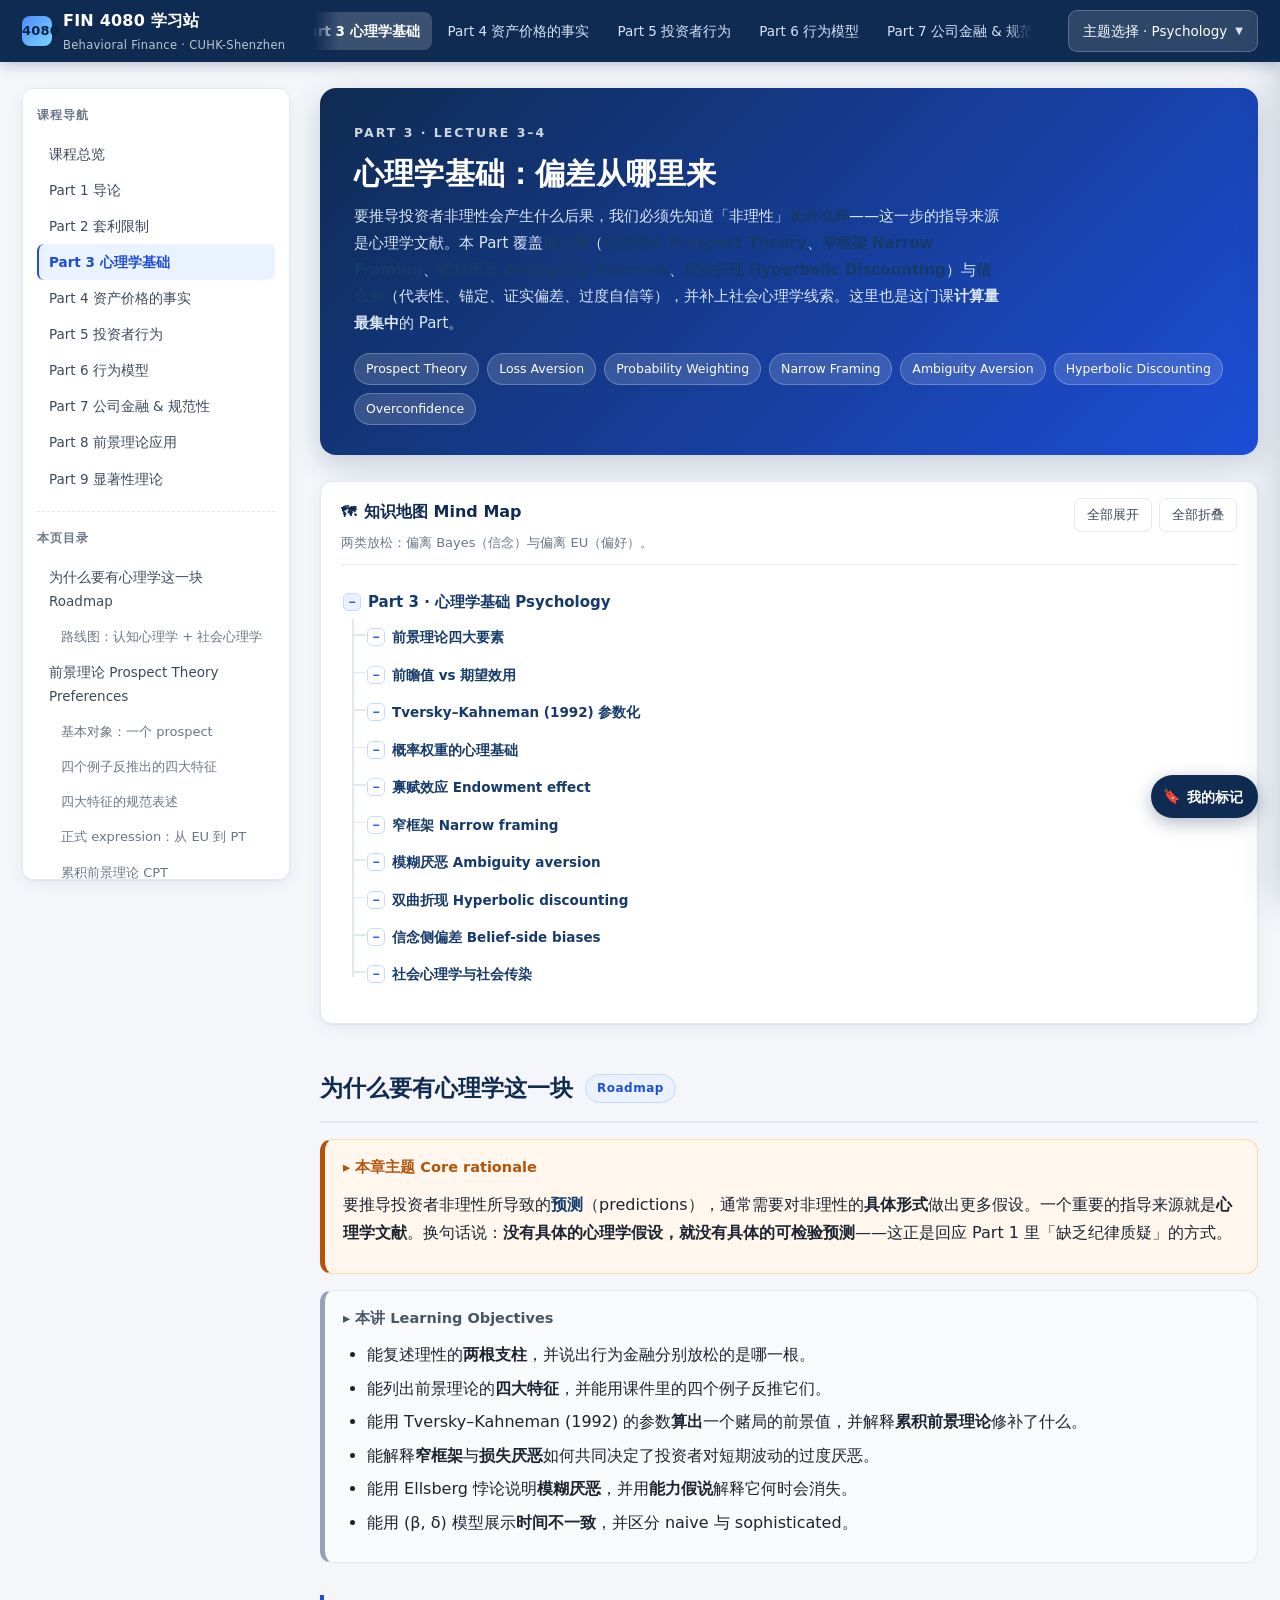
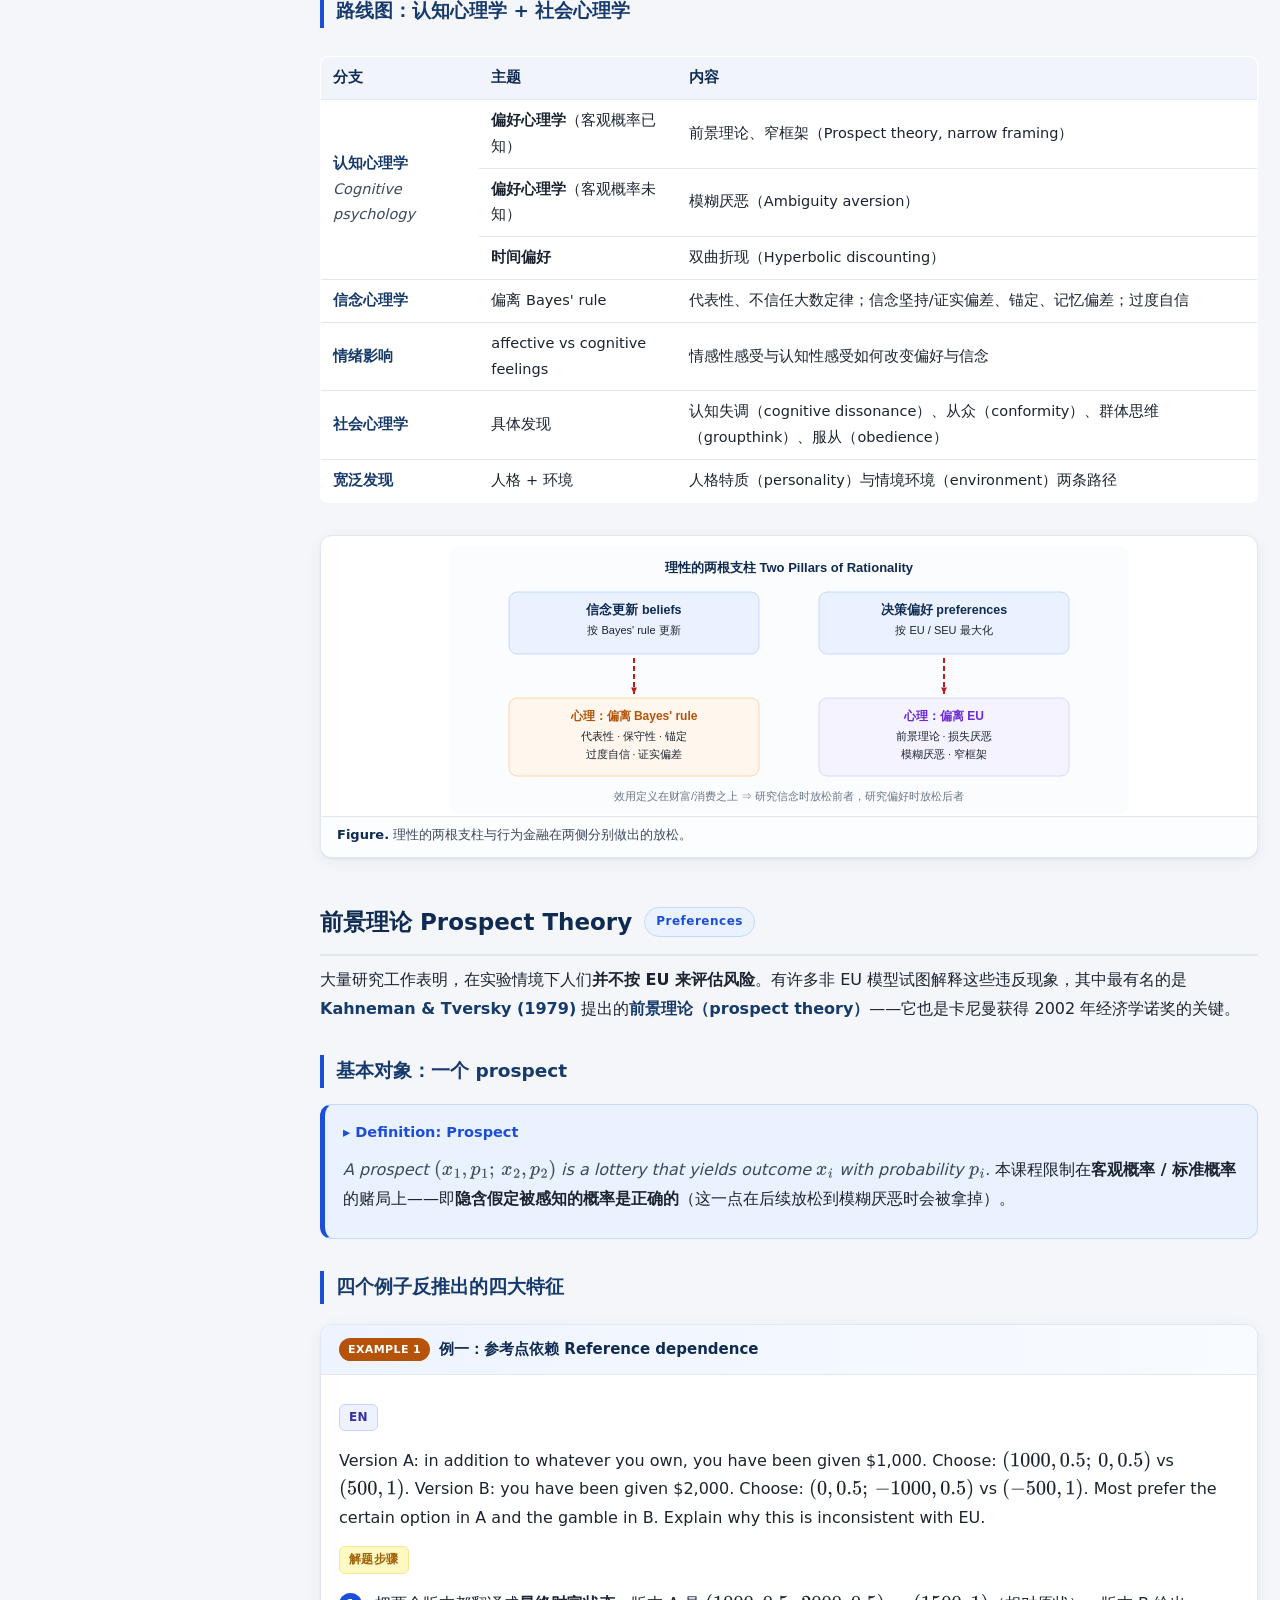
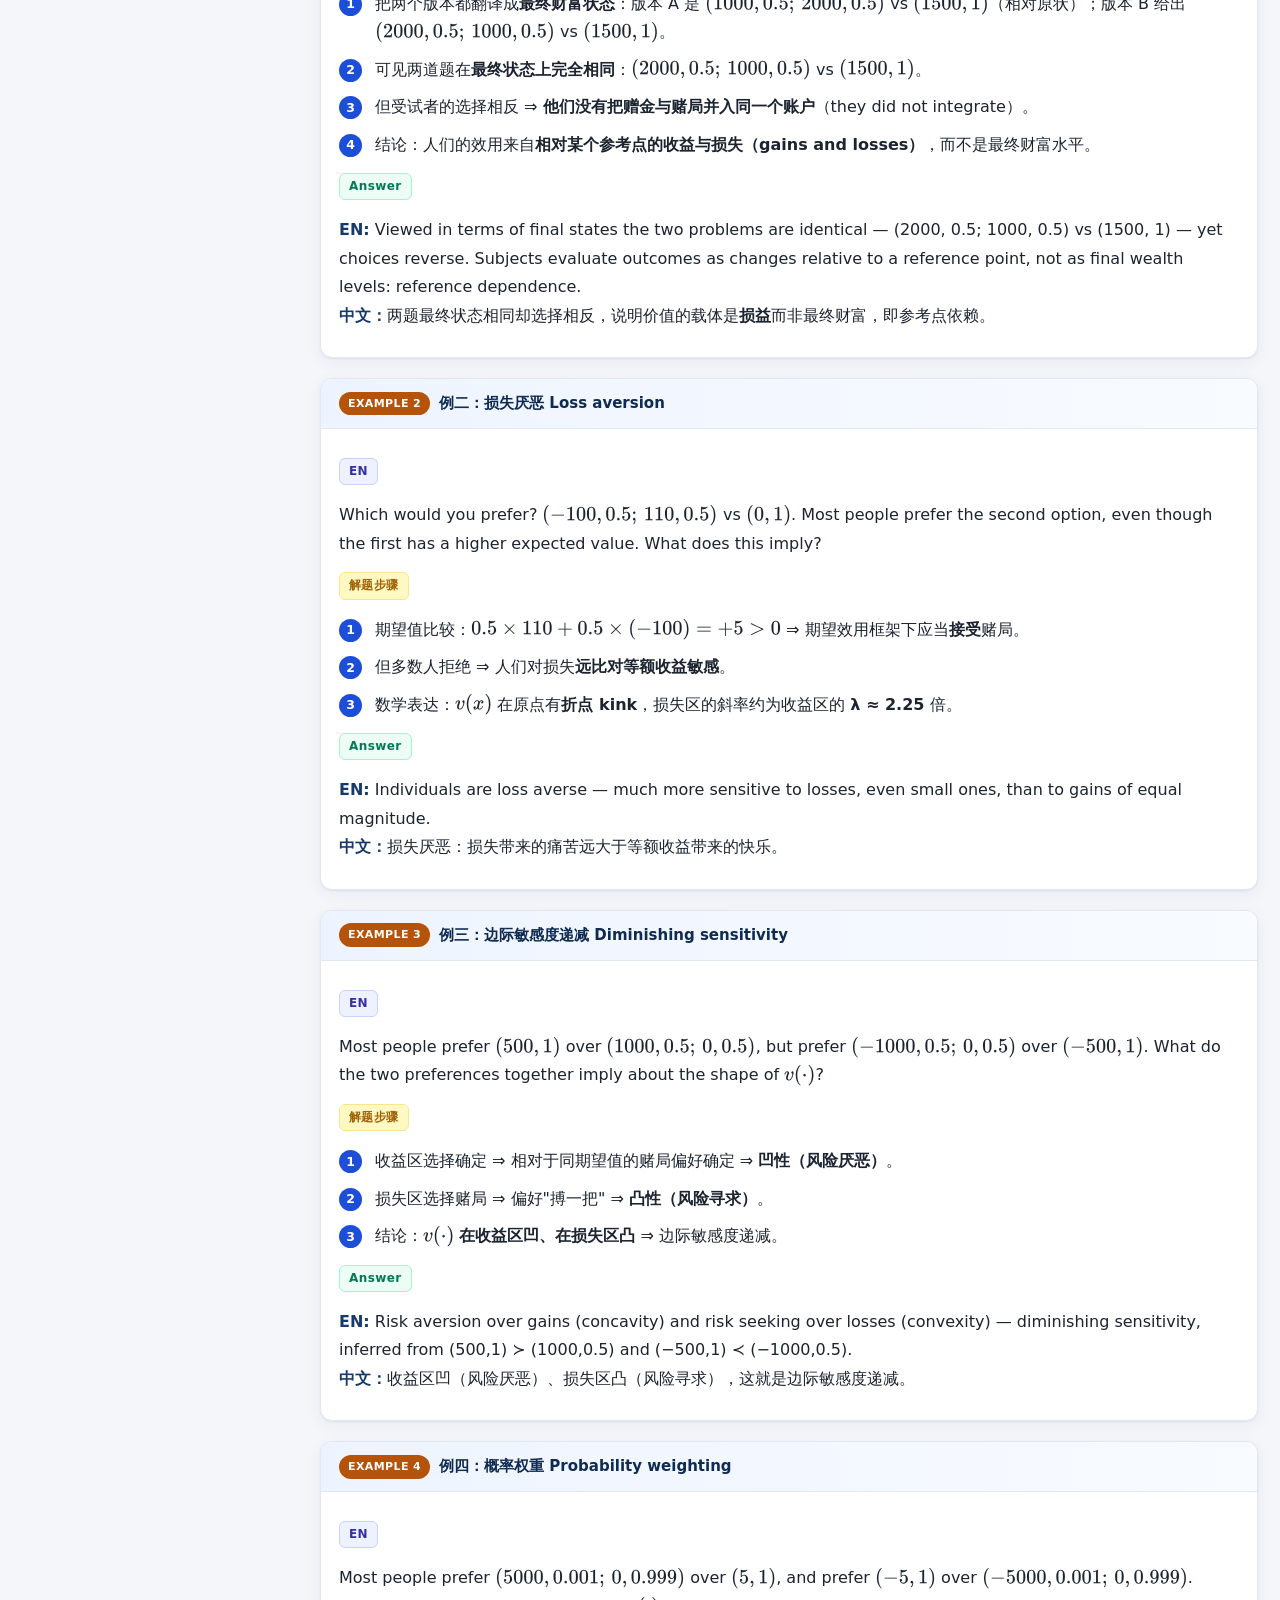
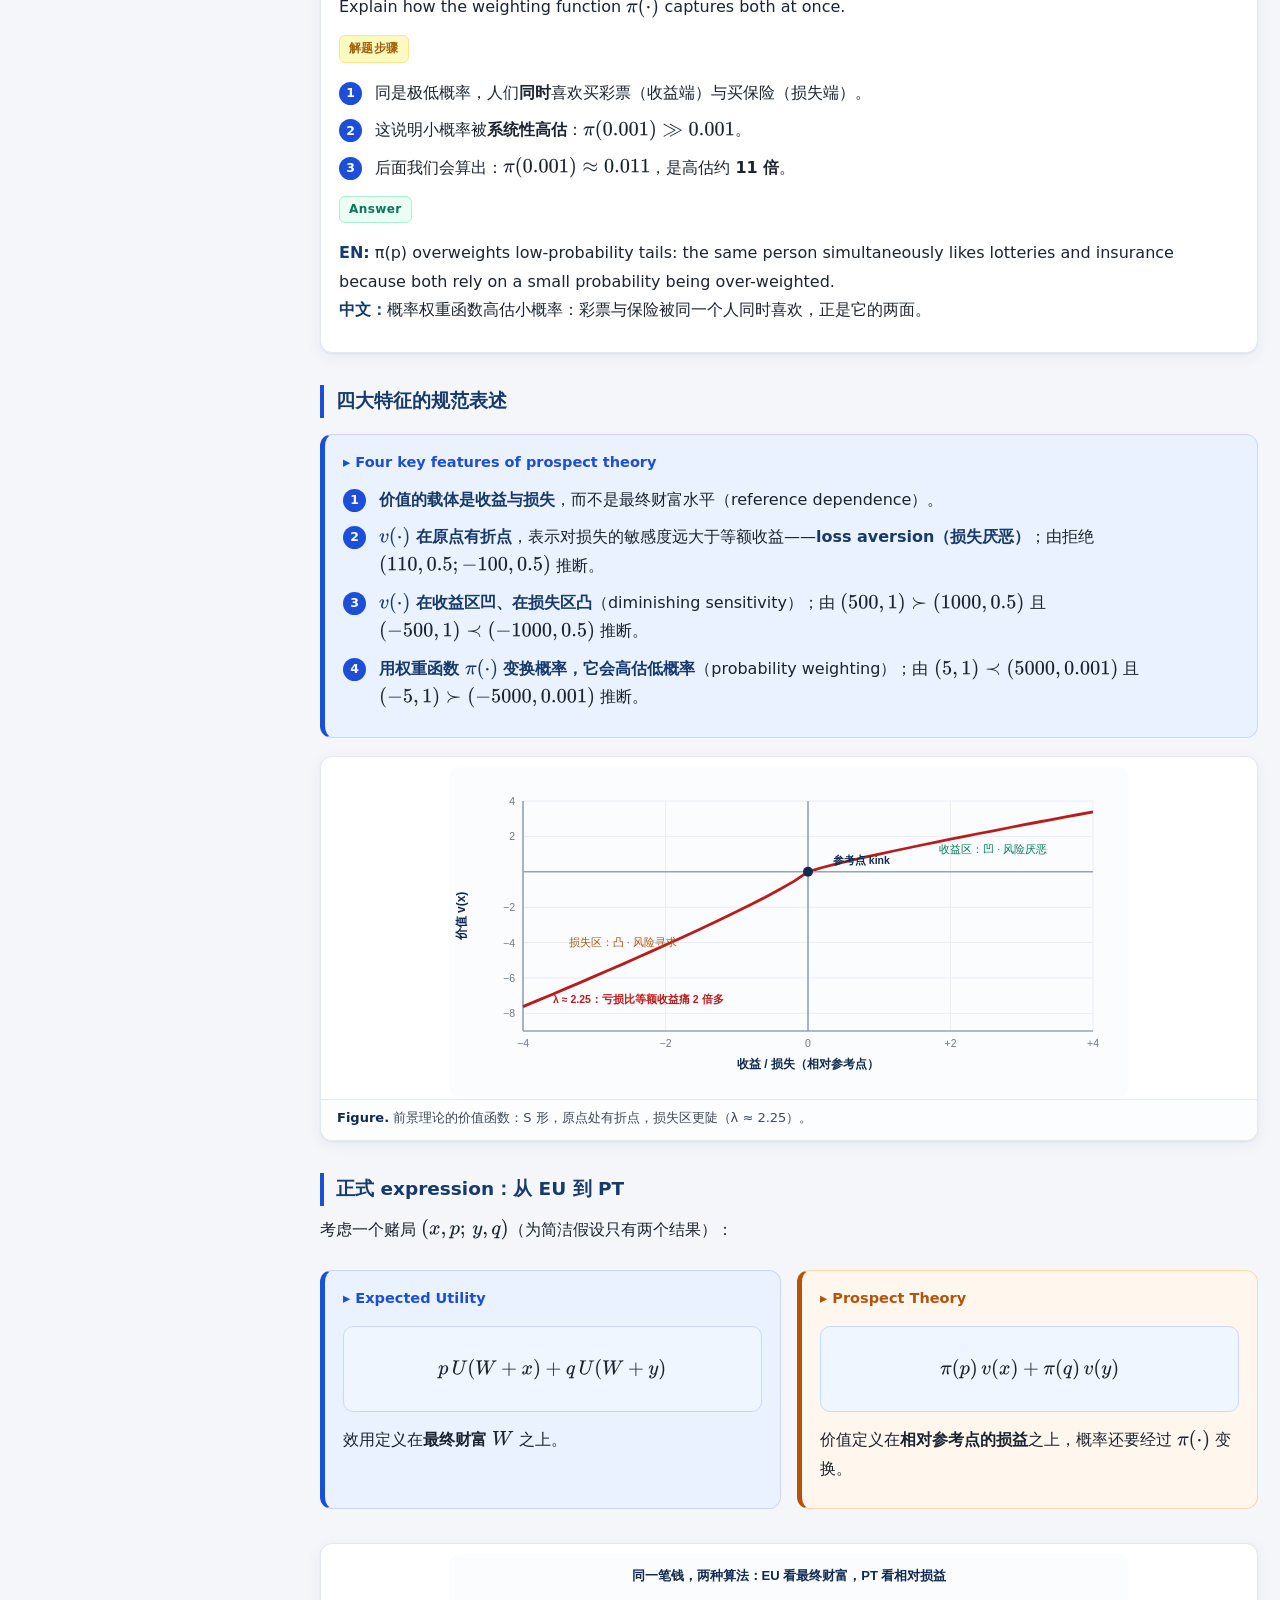
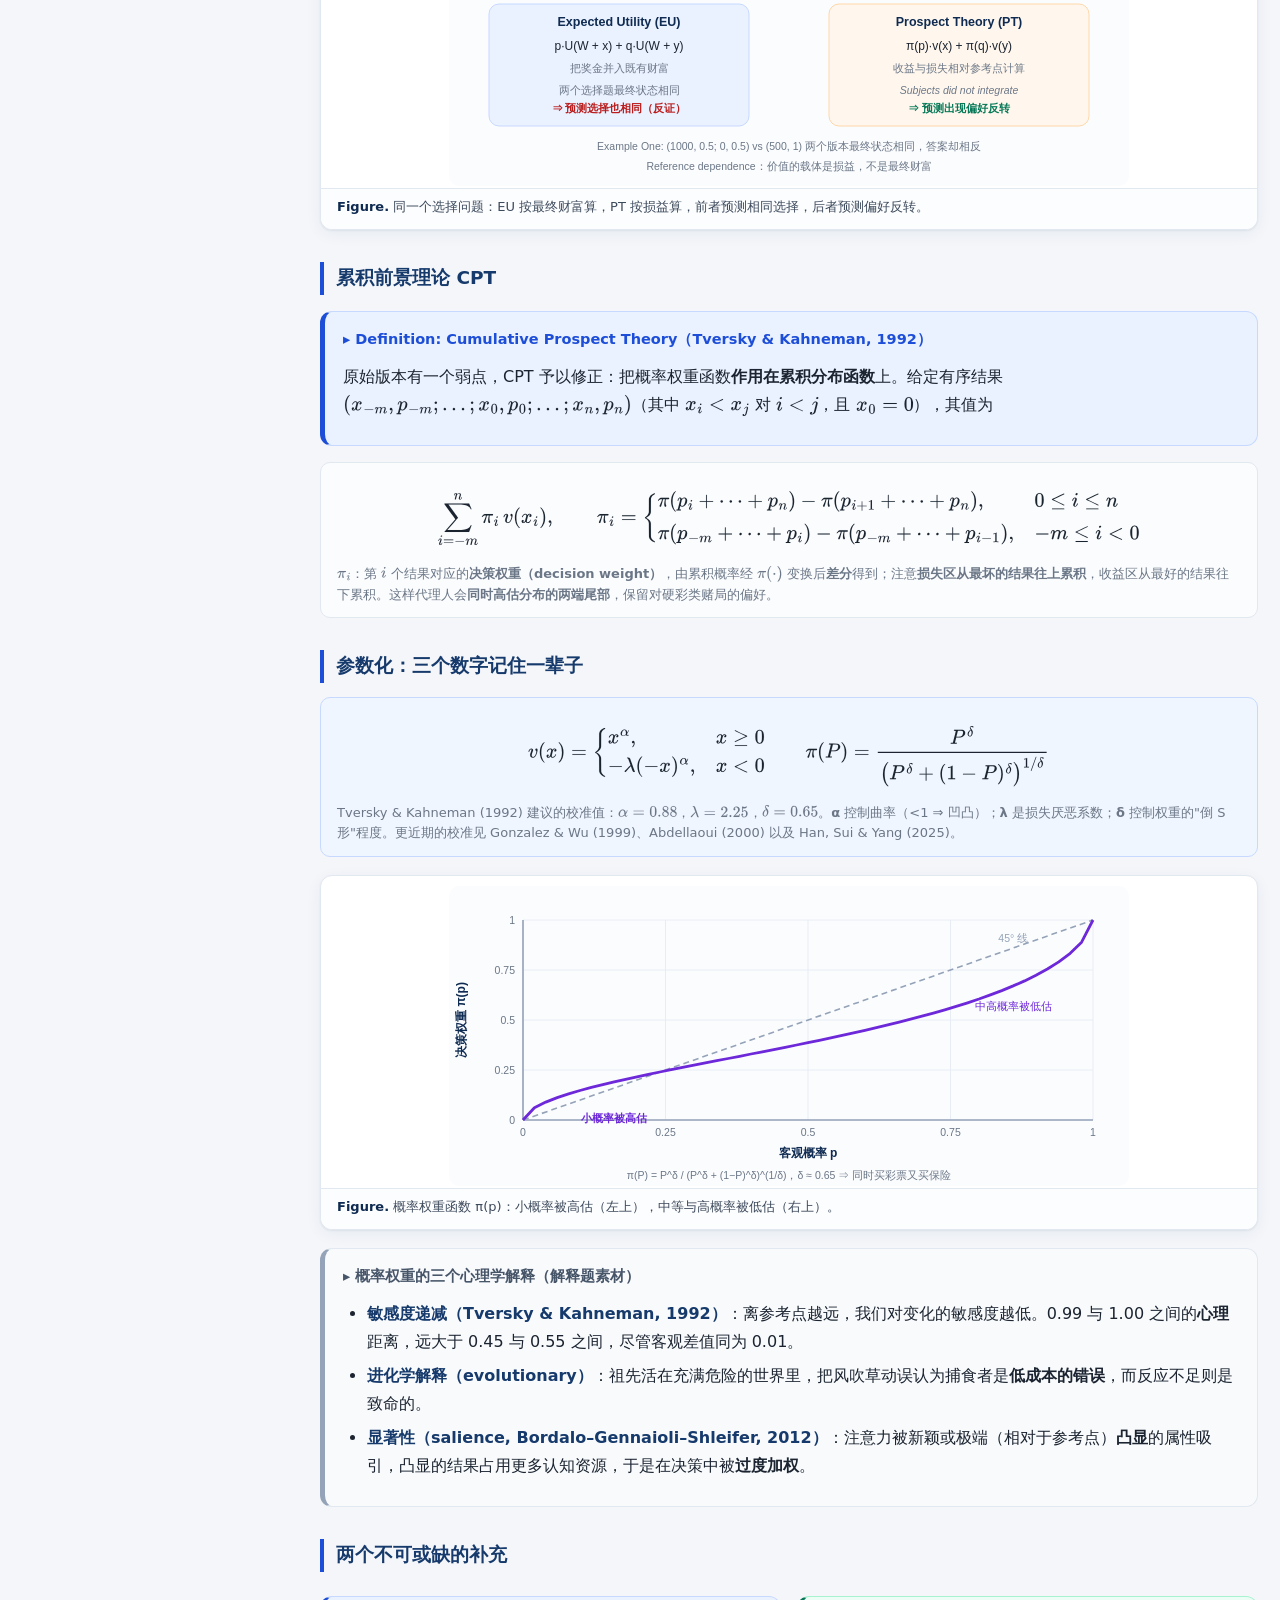
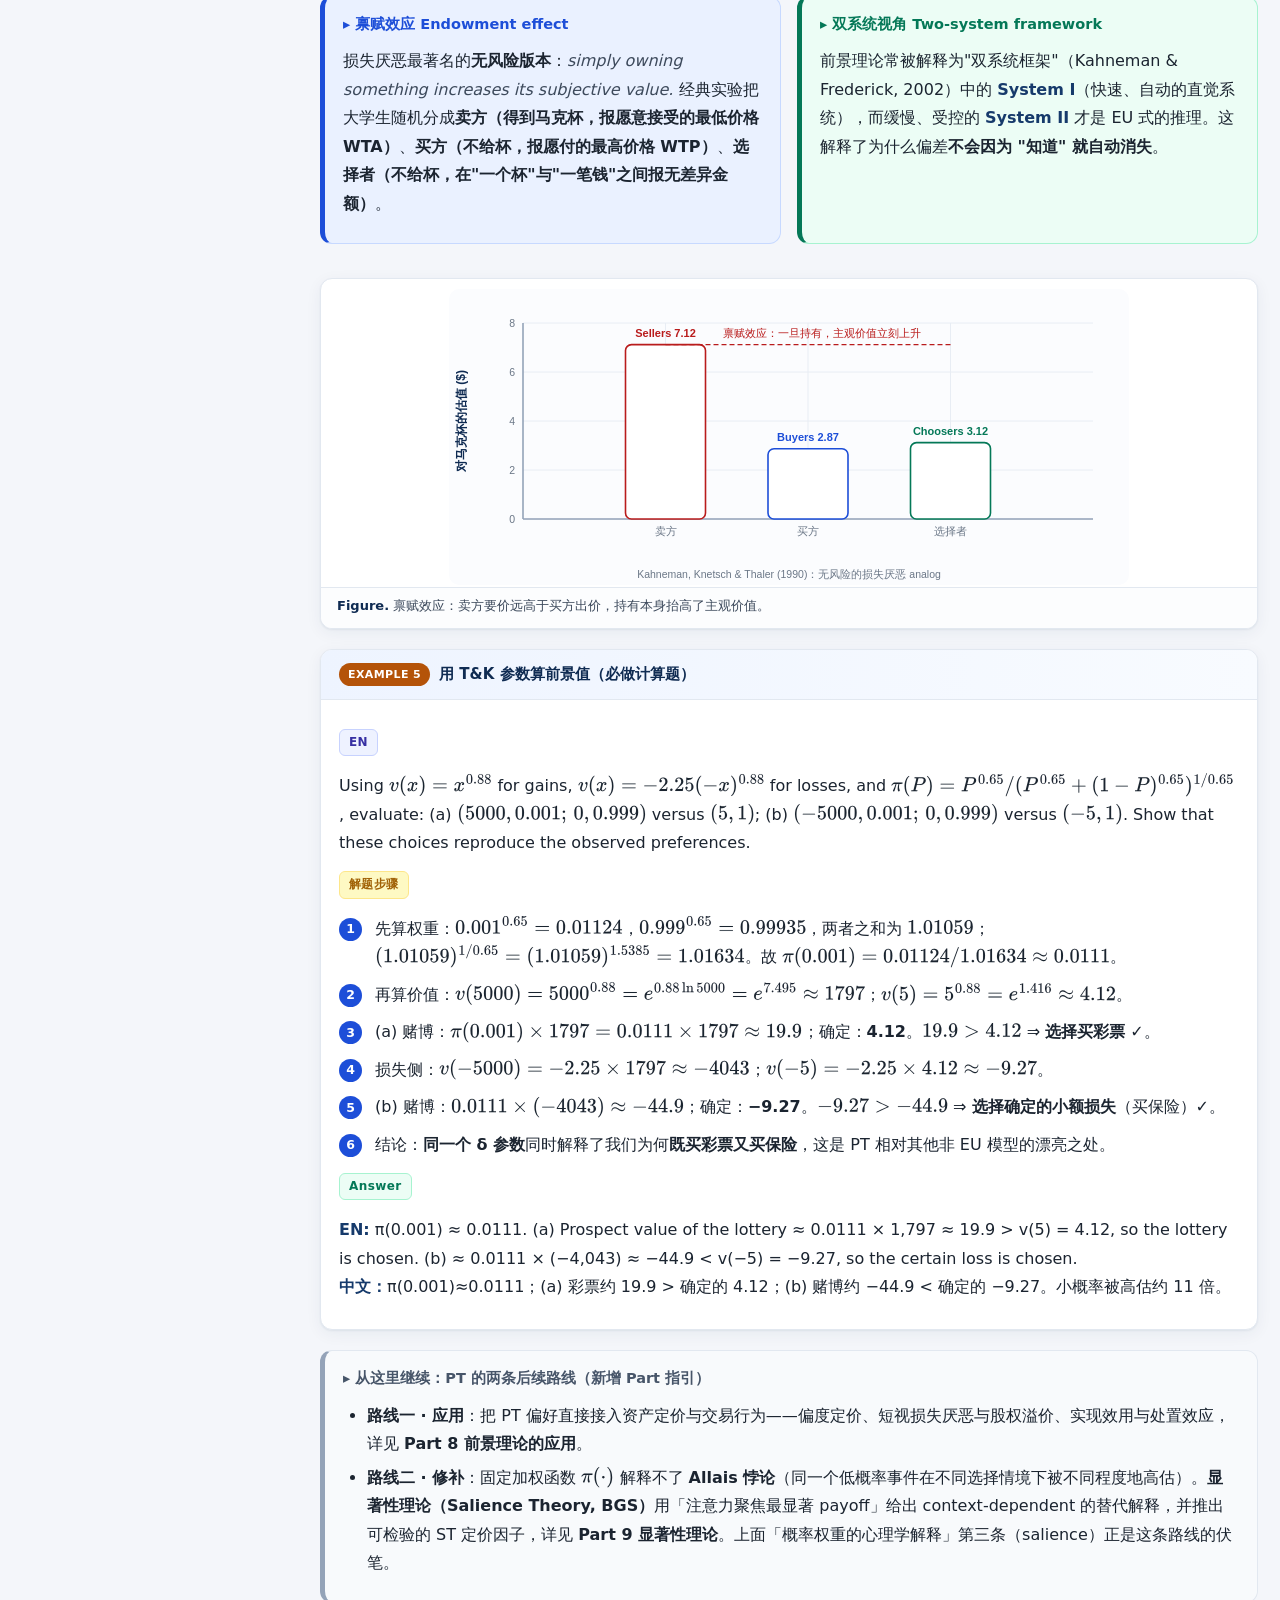
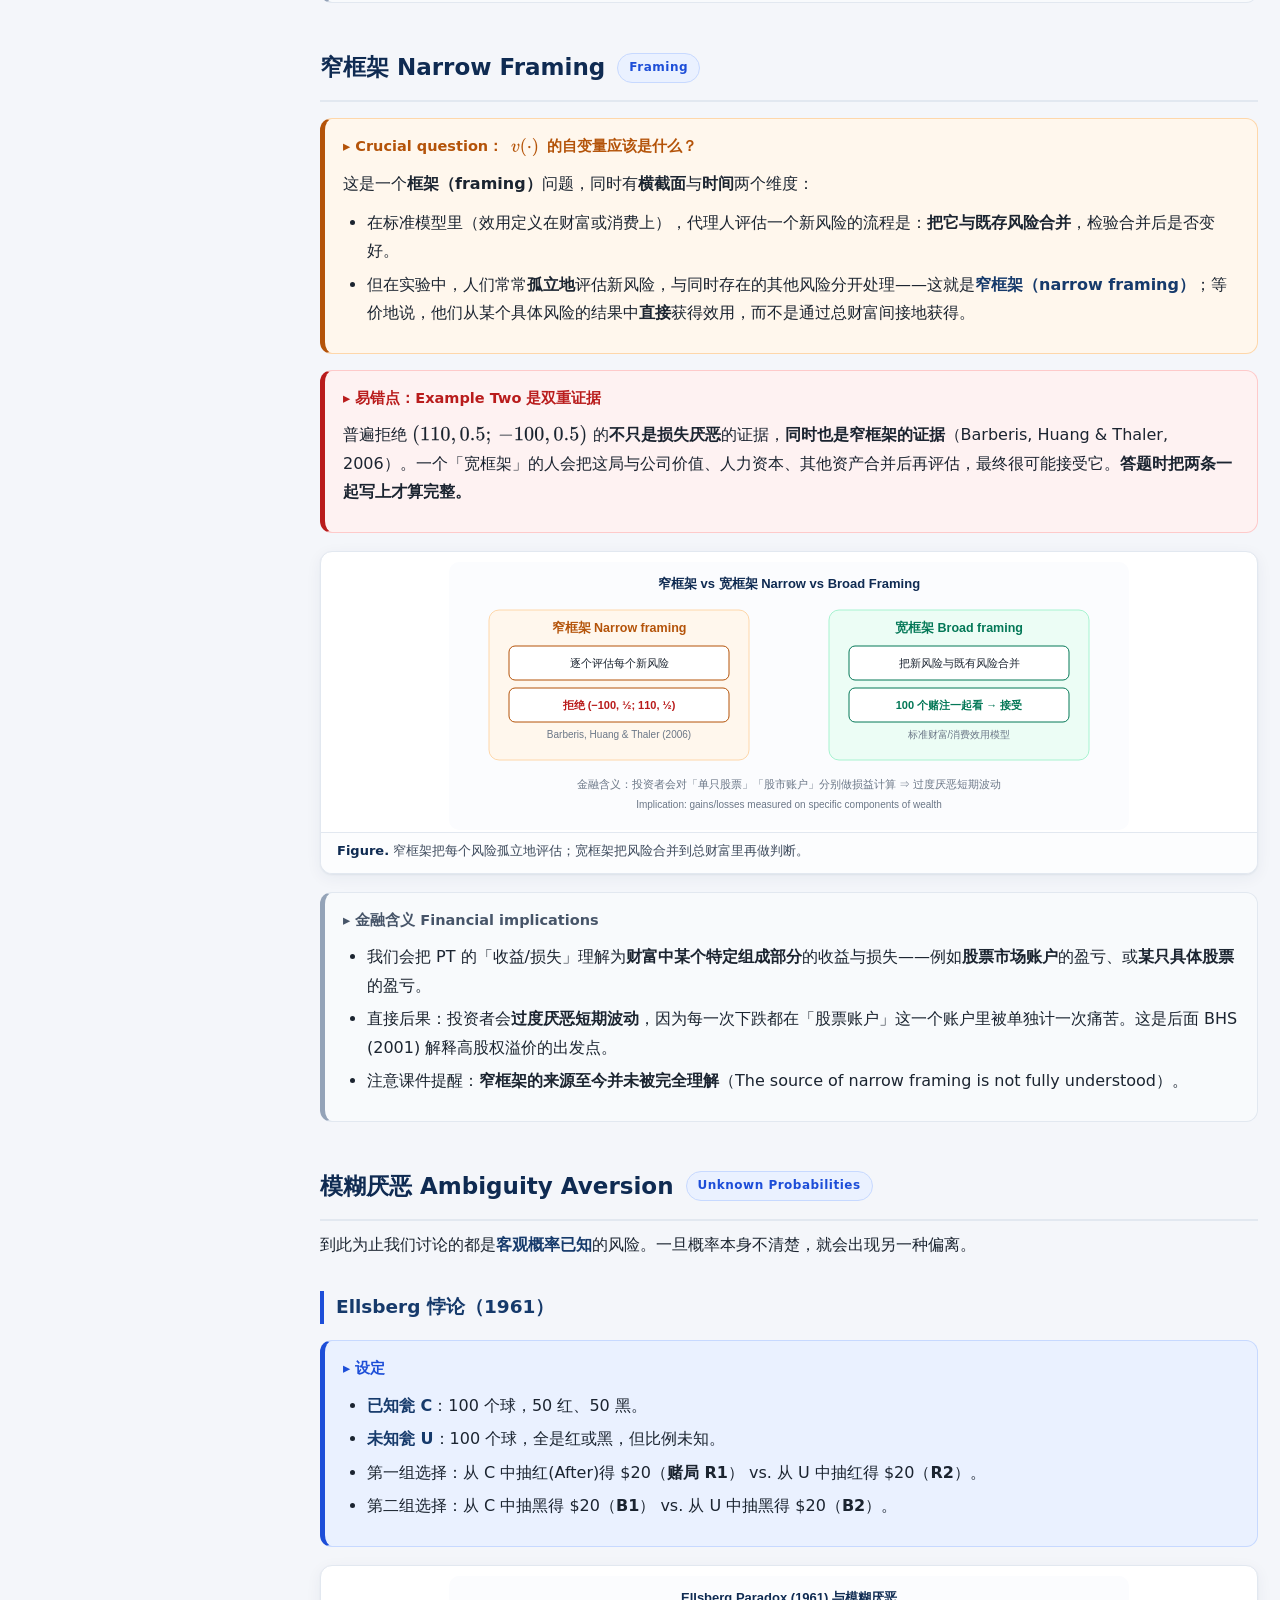
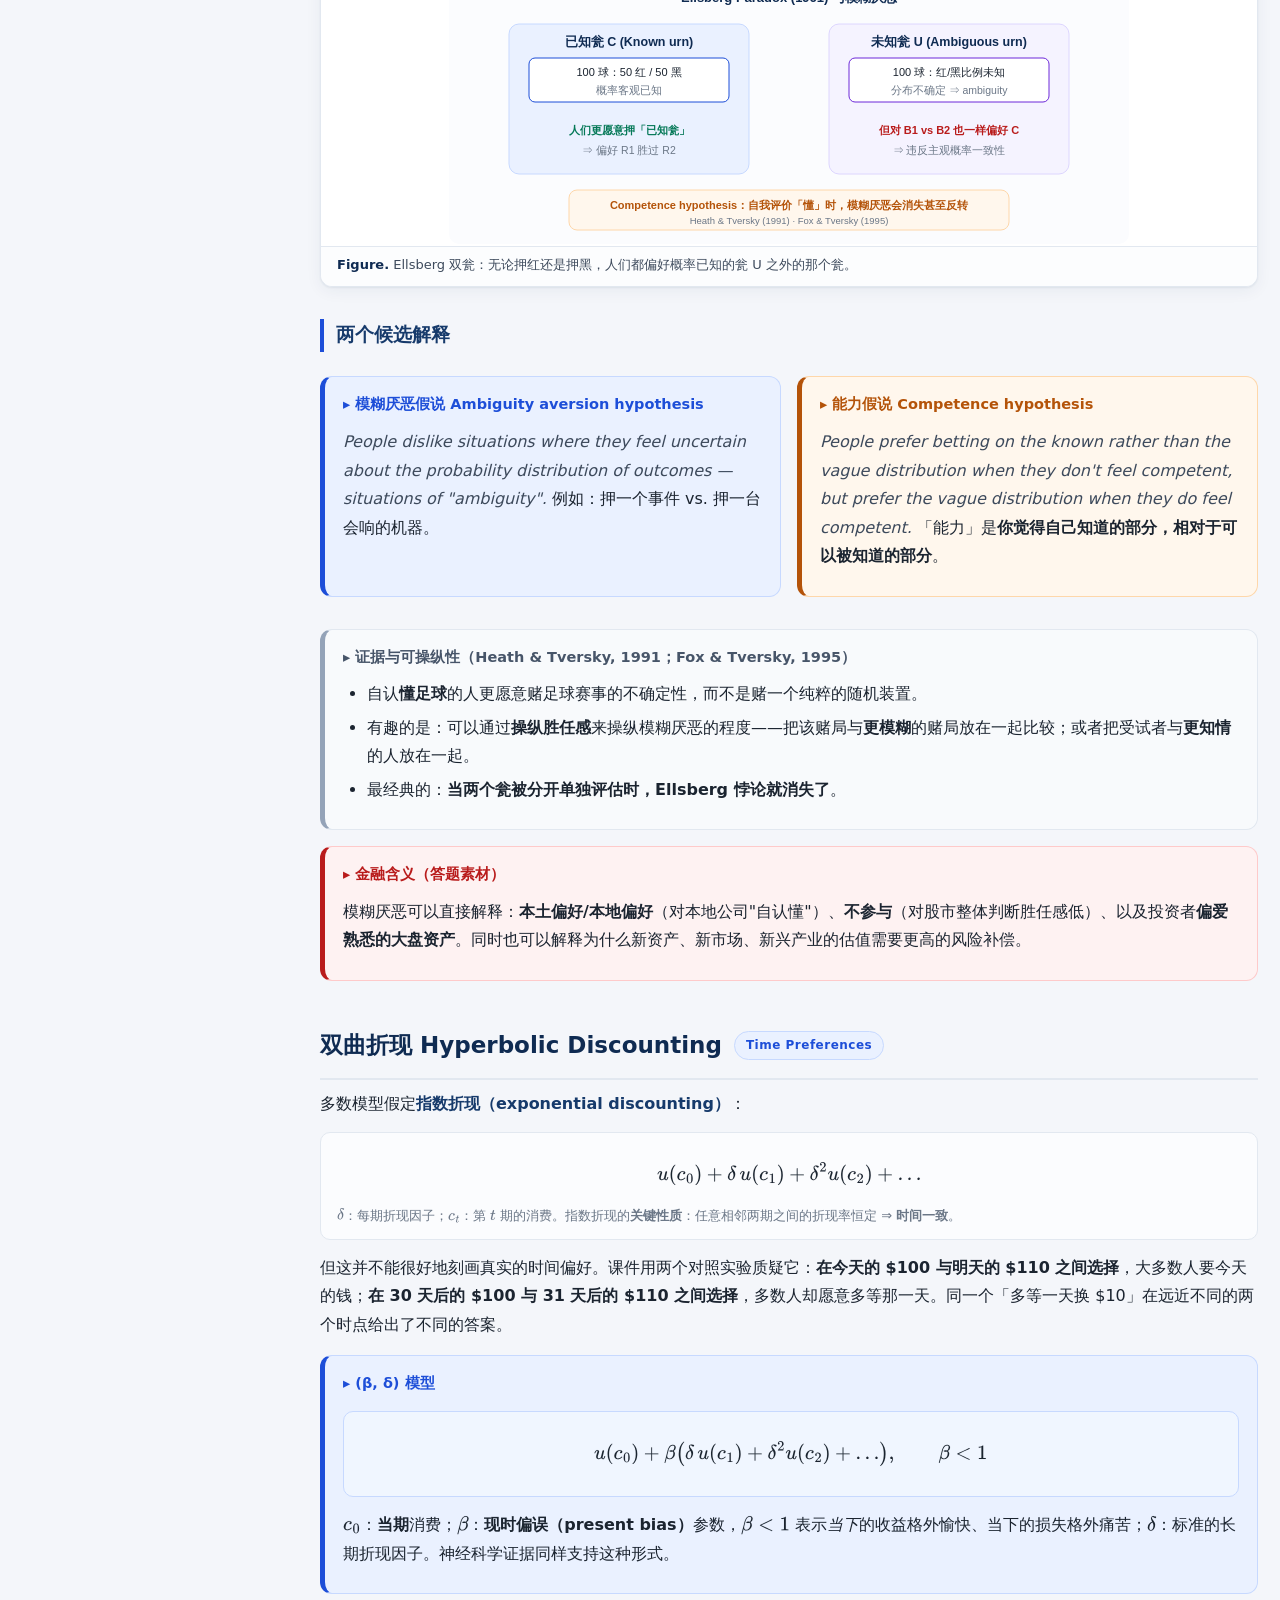
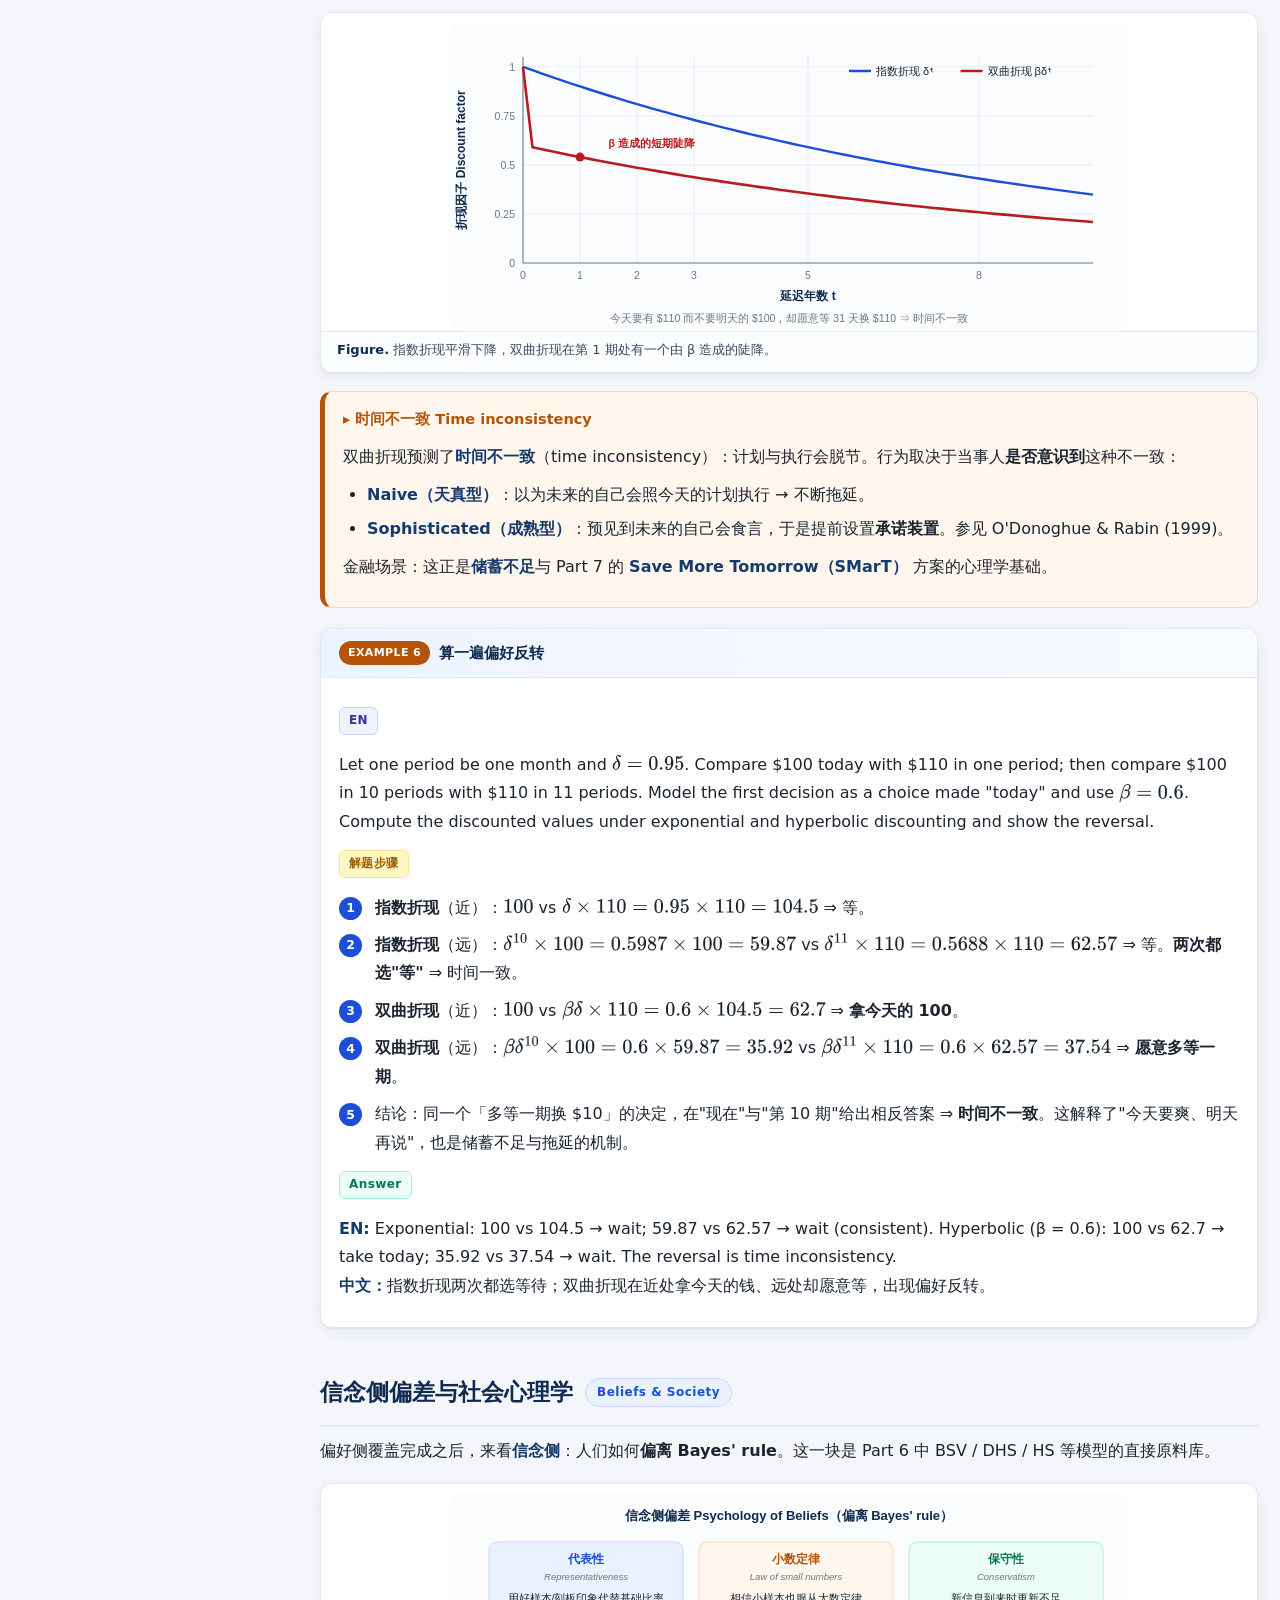
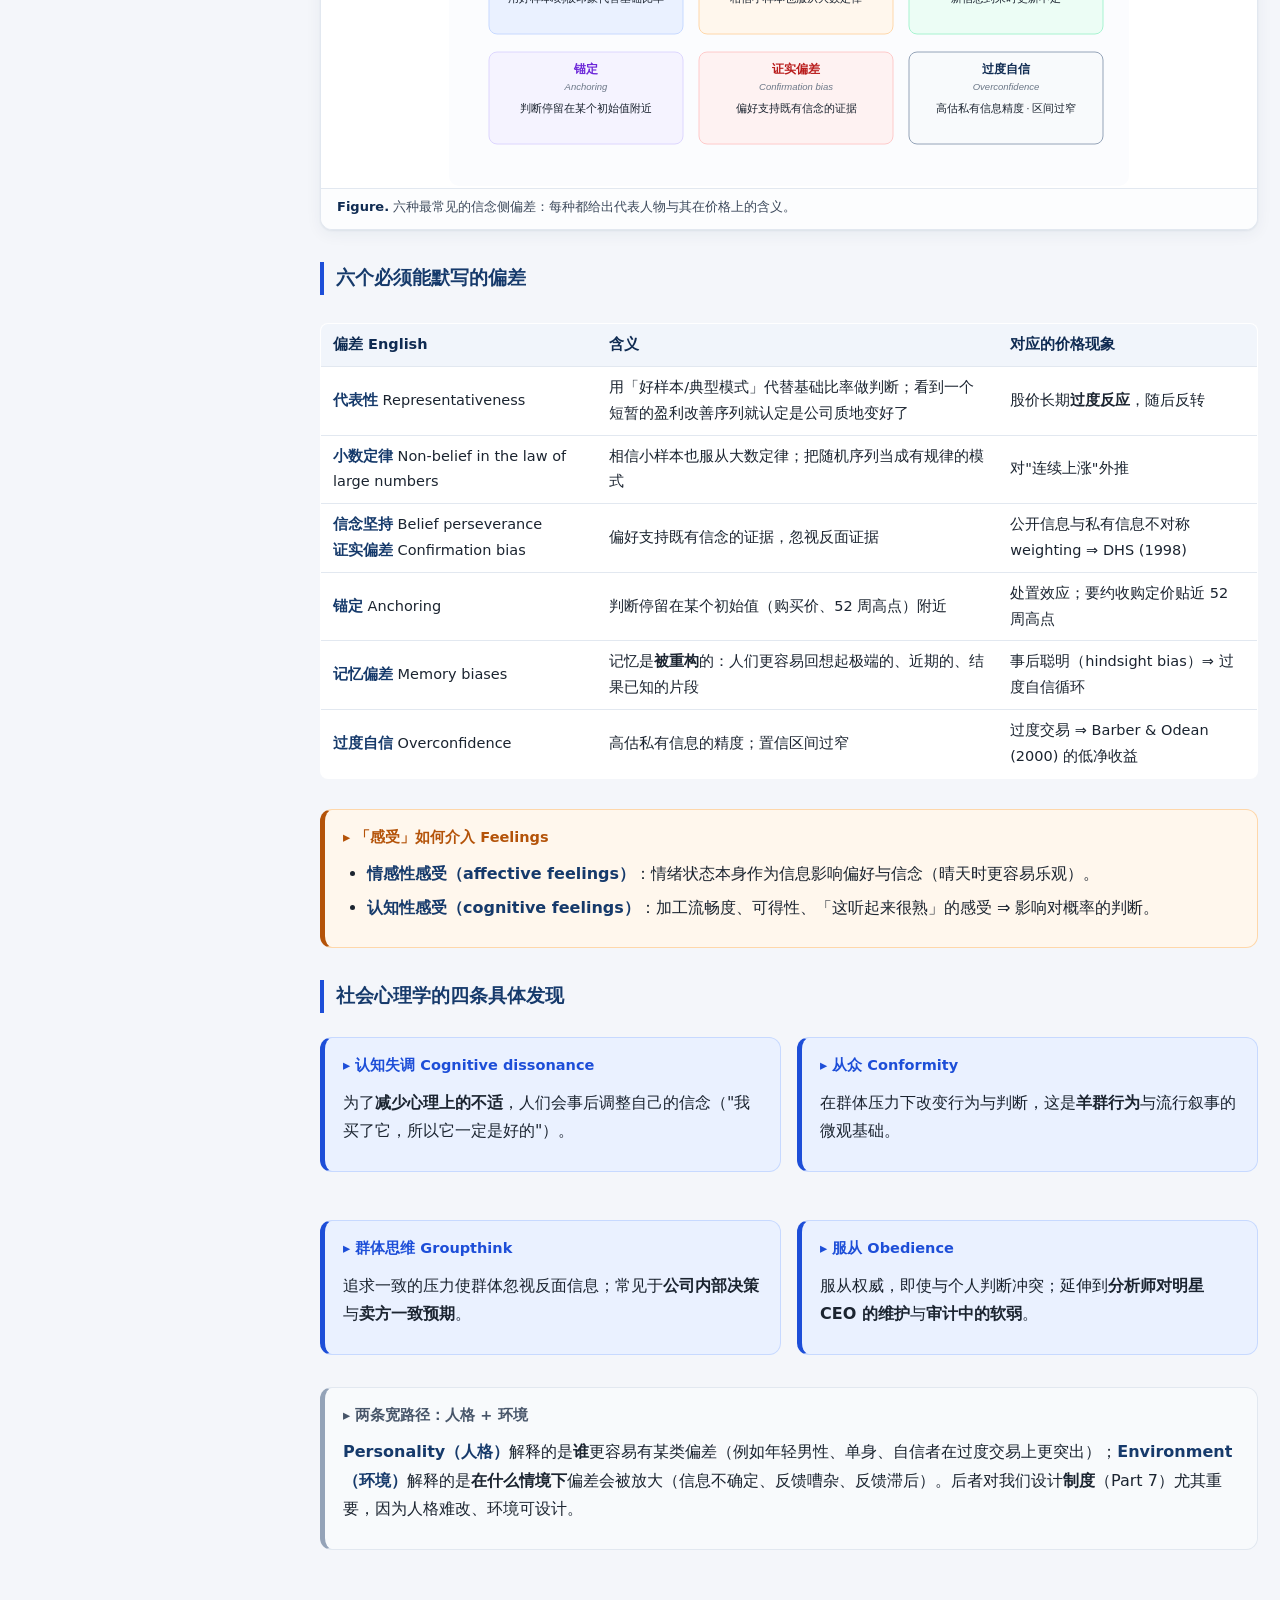
<file: part3-psychology.html>
<!DOCTYPE html>
<html lang="zh-CN">
<head>
<meta property="og:title" content="FIN4080 行为金融学学习站"><meta property="og:description" content="CUHK-SZ FIN4080 行为金融学课程学习站：9 个 Part 的讲解、SVG 图示、自测练习与个人进度记录"><meta name="description" content="CUHK-SZ FIN4080 行为金融学课程学习站：9 个 Part 的讲解、SVG 图示、自测练习与个人进度记录"><meta property="og:image" content="https://lf3-static.bytednsdoc.com/obj/eden-cn/ylcylz_fsph_ryhs/ljhwZthlaukjlkulzlp/feisuda/avatar/7.svg"><link rel="icon" href="https://lf3-static.bytednsdoc.com/obj/eden-cn/ylcylz_fsph_ryhs/ljhwZthlaukjlkulzlp/feisuda/avatar/7.svg">
<meta charset="UTF-8">
<meta name="viewport" content="width=device-width, initial-scale=1.0">
    <meta name="robots" content="noindex, nofollow, noarchive, noimageindex">
    <meta name="googlebot" content="noindex, nofollow">
    <meta name="referrer" content="no-referrer">
<title>FIN4080 行为金融学学习站</title>
<link rel="stylesheet" href="assets/style.css">
<script>
window.MathJax = {
  tex: { inlineMath: [['\\(','\\)']], displayMath: [['\\[','\\]']] },
  svg: { fontCache: 'global' },
  options: { skipHtmlTags: ['script','noscript','style','textarea','pre','code'] }
};
</script>
<script src="assets/tex-mml-svg.js" id="MathJax-script" async></script>
<script>
/* Fallback: 若本地 MathJax 包不可用，从 jsDelivr 兜底加载。 */
(function () {
  function loadCdn() {
    if (window.MathJax && window.MathJax.startup) return;
    var s = document.createElement('script');
    s.src = 'https://cdn.jsdelivr.net/npm/mathjax@3.2.2/es5/tex-mml-svg.js';
    s.async = true;
    document.head.appendChild(s);
  }
  window.addEventListener('load', function () { setTimeout(loadCdn, 400); });
})();
</script>
    <script src="assets/figures.js"></script>
    <script src="assets/mindmap.js"></script>
    <script src="assets/marks.js?v=20261017a"></script>
</head>
<body data-page="part3" data-root="">

<header id="site-topbar"></header>

<div class="layout">
  <aside class="toc" id="site-toc"></aside>
  <main>

    <div class="hero">
      <div class="kicker">Part 3 · Lecture 3–4</div>
      <h1>心理学基础：偏差从哪里来</h1>
      <p>要推导投资者非理性会产生什么后果，我们必须先知道「非理性」<strong>长什么样</strong>——这一步的指导来源是心理学文献。本 Part 覆盖<strong>偏好侧</strong>（<strong>前景理论 Prospect Theory</strong>、<strong>窄框架 Narrow Framing</strong>、<strong>模糊厌恶 Ambiguity Aversion</strong>、<strong>双曲折现 Hyperbolic Discounting</strong>）与<strong>信念侧</strong>（代表性、锚定、证实偏差、过度自信等），并补上社会心理学线索。这里也是这门课<b>计算量最集中</b>的 Part。</p>
      <div class="tags">
        <span>Prospect Theory</span><span>Loss Aversion</span><span>Probability Weighting</span><span>Narrow Framing</span><span>Ambiguity Aversion</span><span>Hyperbolic Discounting</span><span>Overconfidence</span>
      </div>
    </div>

    <div id="mindmap-host"></div>

    <!-- ============ S1 ============ -->
    <section id="overview">
      <h2 class="sec">为什么要有心理学这一块 <span class="badge">Roadmap</span></h2>

      <div class="box key">
        <div class="box-title">▸ 本章主题 Core rationale</div>
        <p>要推导投资者非理性所导致的<strong>预测</strong>（predictions），通常需要对非理性的<b>具体形式</b>做出更多假设。一个重要的指导来源就是<b>心理学文献</b>。换句话说：<b>没有具体的心理学假设，就没有具体的可检验预测</b>——这正是回应 Part 1 里「缺乏纪律质疑」的方式。</p>
      </div>

      <div class="box note">
        <div class="box-title">▸ 本讲 Learning Objectives</div>
        <ul>
          <li>能复述理性的<b>两根支柱</b>，并说出行为金融分别放松的是哪一根。</li>
          <li>能列出前景理论的<b>四大特征</b>，并能用课件里的四个例子反推它们。</li>
          <li>能用 Tversky–Kahneman (1992) 的参数<b>算出</b>一个赌局的前景值，并解释<b>累积前景理论</b>修补了什么。</li>
          <li>能解释<b>窄框架</b>与<b>损失厌恶</b>如何共同决定了投资者对短期波动的过度厌恶。</li>
          <li>能用 Ellsberg 悖论说明<b>模糊厌恶</b>，并用<b>能力假说</b>解释它何时会消失。</li>
          <li>能用 (β, δ) 模型展示<b>时间不一致</b>，并区分 naive 与 sophisticated。</li>
        </ul>
      </div>

      <h3 class="sub">路线图：认知心理学 + 社会心理学</h3>
      <div class="tablewrap">
      <table class="data">
        <thead><tr><th>分支</th><th>主题</th><th>内容</th></tr></thead>
        <tbody>
          <tr><td rowspan="3"><strong>认知心理学</strong><br><em>Cognitive psychology</em></td><td><b>偏好心理学</b>（客观概率已知）</td><td>前景理论、窄框架（Prospect theory, narrow framing）</td></tr>
          <tr><td><b>偏好心理学</b>（客观概率未知）</td><td>模糊厌恶（Ambiguity aversion）</td></tr>
          <tr><td><b>时间偏好</b></td><td>双曲折现（Hyperbolic discounting）</td></tr>
          <tr><td><strong>信念心理学</strong></td><td>偏离 Bayes' rule</td><td>代表性、不信任大数定律；信念坚持/证实偏差、锚定、记忆偏差；过度自信</td></tr>
          <tr><td><strong>情绪影响</strong></td><td>affective vs cognitive feelings</td><td>情感性感受与认知性感受如何改变偏好与信念</td></tr>
          <tr><td><strong>社会心理学</strong></td><td>具体发现</td><td>认知失调（cognitive dissonance）、从众（conformity）、群体思维（groupthink）、服从（obedience）</td></tr>
          <tr><td><strong>宽泛发现</strong></td><td>人格 + 环境</td><td>人格特质（personality）与情境环境（environment）两条路径</td></tr>
        </tbody>
      </table>
      </div>

      <div class="fig" data-fig="rational_bench" data-cap="理性的两根支柱与行为金融在两侧分别做出的放松。"></div>
    </section>

    <!-- ============ S2 ============ -->
    <section id="prospect">
      <h2 class="sec">前景理论 Prospect Theory <span class="badge">Preferences</span></h2>

      <p>大量研究工作表明，在实验情境下人们<b>并不按 EU 来评估风险</b>。有许多非 EU 模型试图解释这些违反现象，其中最有名的是 <strong>Kahneman &amp; Tversky (1979)</strong> 提出的<strong>前景理论（prospect theory）</strong>——它也是卡尼曼获得 2002 年经济学诺奖的关键。</p>

      <h3 class="sub">基本对象：一个 prospect</h3>
      <div class="box def">
        <div class="box-title">▸ Definition: Prospect</div>
        <p><em>A prospect \((x_1,p_1;\,x_2,p_2)\) is a lottery that yields outcome \(x_i\) with probability \(p_i\).</em> 本课程限制在<b>客观概率 / 标准概率</b>的赌局上——即<b>隐含假定被感知的概率是正确的</b>（这一点在后续放松到模糊厌恶时会被拿掉）。</p>
      </div>

      <h3 class="sub">四个例子反推出的四大特征</h3>

      <div class="example">
        <div class="ex-head"><span class="pill q">EXAMPLE 1</span> 例一：参考点依赖 Reference dependence</div>
        <div class="ex-body">
          <div class="q-block">
            <span class="lbl lbl-en">EN</span>
            <p class="en-q">Version A: in addition to whatever you own, you have been given $1,000. Choose: \((1000, 0.5;\,0, 0.5)\) vs \((500, 1)\). Version B: you have been given $2,000. Choose: \((0, 0.5;\,-1000, 0.5)\) vs \((-500, 1)\). Most prefer the certain option in A and the gamble in B. Explain why this is inconsistent with EU.</p>
          </div>
          <div class="q-block">
            <span class="lbl lbl-step">解题步骤</span>
            <ol class="steps">
              <li>把两个版本都翻译成<b>最终财富状态</b>：版本 A 是 \((1000,0.5;\,2000,0.5)\) vs \((1500,1)\)（相对原状）；版本 B 给出 \((2000,0.5;\,1000,0.5)\) vs \((1500,1)\)。</li>
              <li>可见两道题在<b>最终状态上完全相同</b>：\((2000,0.5;\,1000,0.5)\) vs \((1500,1)\)。</li>
              <li>但受试者的选择相反 ⇒ <b>他们没有把赠金与赌局并入同一个账户</b>（they did not integrate）。</li>
              <li>结论：人们的效用来自<b>相对某个参考点的收益与损失（gains and losses）</b>，而不是最终财富水平。</li>
            </ol>
          </div>
          <div class="q-block">
            <span class="lbl lbl-ans">Answer</span>
            <p><strong>EN:</strong> Viewed in terms of final states the two problems are identical — (2000, 0.5; 1000, 0.5) vs (1500, 1) — yet choices reverse. Subjects evaluate outcomes as changes relative to a reference point, not as final wealth levels: reference dependence.<br><strong>中文：</strong>两题最终状态相同却选择相反，说明价值的载体是<b>损益</b>而非最终财富，即参考点依赖。</p>
          </div>
        </div>
      </div>

      <div class="example">
        <div class="ex-head"><span class="pill q">EXAMPLE 2</span> 例二：损失厌恶 Loss aversion</div>
        <div class="ex-body">
          <div class="q-block">
            <span class="lbl lbl-en">EN</span>
            <p class="en-q">Which would you prefer? \((-100, 0.5;\,110, 0.5)\) vs \((0, 1)\). Most people prefer the second option, even though the first has a higher expected value. What does this imply?</p>
          </div>
          <div class="q-block">
            <span class="lbl lbl-step">解题步骤</span>
            <ol class="steps">
              <li>期望值比较：\(0.5\times110+0.5\times(-100)=+5&gt;0\) ⇒ 期望效用框架下应当<b>接受</b>赌局。</li>
              <li>但多数人拒绝 ⇒ 人们对损失<b>远比对等额收益敏感</b>。</li>
              <li>数学表达：\(v(x)\) 在原点有<b>折点 kink</b>，损失区的斜率约为收益区的 <b>λ ≈ 2.25</b> 倍。</li>
            </ol>
          </div>
          <div class="q-block">
            <span class="lbl lbl-ans">Answer</span>
            <p><strong>EN:</strong> Individuals are loss averse — much more sensitive to losses, even small ones, than to gains of equal magnitude.<br><strong>中文：</strong>损失厌恶：损失带来的痛苦远大于等额收益带来的快乐。</p>
          </div>
        </div>
      </div>

      <div class="example">
        <div class="ex-head"><span class="pill q">EXAMPLE 3</span> 例三：边际敏感度递减 Diminishing sensitivity</div>
        <div class="ex-body">
          <div class="q-block">
            <span class="lbl lbl-en">EN</span>
            <p class="en-q">Most people prefer \((500,1)\) over \((1000,0.5;\,0,0.5)\), but prefer \((-1000,0.5;\,0,0.5)\) over \((-500,1)\). What do the two preferences together imply about the shape of \(v(\cdot)\)?</p>
          </div>
          <div class="q-block">
            <span class="lbl lbl-step">解题步骤</span>
            <ol class="steps">
              <li>收益区选择确定 ⇒ 相对于同期望值的赌局偏好确定 ⇒ <b>凹性（风险厌恶）</b>。</li>
              <li>损失区选择赌局 ⇒ 偏好"搏一把" ⇒ <b>凸性（风险寻求）</b>。</li>
              <li>结论：\(v(\cdot)\) <b>在收益区凹、在损失区凸</b> ⇒ 边际敏感度递减。</li>
            </ol>
          </div>
          <div class="q-block">
            <span class="lbl lbl-ans">Answer</span>
            <p><strong>EN:</strong> Risk aversion over gains (concavity) and risk seeking over losses (convexity) — diminishing sensitivity, inferred from (500,1) ≻ (1000,0.5) and (−500,1) ≺ (−1000,0.5).<br><strong>中文：</strong>收益区凹（风险厌恶）、损失区凸（风险寻求），这就是边际敏感度递减。</p>
          </div>
        </div>
      </div>

      <div class="example">
        <div class="ex-head"><span class="pill q">EXAMPLE 4</span> 例四：概率权重 Probability weighting</div>
        <div class="ex-body">
          <div class="q-block">
            <span class="lbl lbl-en">EN</span>
            <p class="en-q">Most people prefer \((5000, 0.001;\,0, 0.999)\) over \((5,1)\), and prefer \((-5,1)\) over \((-5000,0.001;\,0,0.999)\). Explain how the weighting function \(\pi(\cdot)\) captures both at once.</p>
          </div>
          <div class="q-block">
            <span class="lbl lbl-step">解题步骤</span>
            <ol class="steps">
              <li>同是极低概率，人们<b>同时</b>喜欢买彩票（收益端）与买保险（损失端）。</li>
              <li>这说明小概率被<b>系统性高估</b>：\(\pi(0.001)\gg0.001\)。</li>
              <li>后面我们会算出：\(\pi(0.001)\approx0.011\)，是高估约 <b>11 倍</b>。</li>
            </ol>
          </div>
          <div class="q-block">
            <span class="lbl lbl-ans">Answer</span>
            <p><strong>EN:</strong> π(p) overweights low-probability tails: the same person simultaneously likes lotteries and insurance because both rely on a small probability being over-weighted.<br><strong>中文：</strong>概率权重函数高估小概率：彩票与保险被同一个人同时喜欢，正是它的两面。</p>
          </div>
        </div>
      </div>

      <h3 class="sub">四大特征的规范表述</h3>
      <div class="box def">
        <div class="box-title">▸ Four key features of prospect theory</div>
        <ol class="steps">
          <li><strong>价值的载体是收益与损失</strong>，而不是最终财富水平（reference dependence）。</li>
          <li><strong>\(v(\cdot)\) 在原点有折点</strong>，表示对损失的敏感度远大于等额收益——<strong>loss aversion（损失厌恶）</strong>；由拒绝 \((110,0.5;-100,0.5)\) 推断。</li>
          <li><strong>\(v(\cdot)\) 在收益区凹、在损失区凸</strong>（diminishing sensitivity）；由 \((500,1)\succ(1000,0.5)\) 且 \((-500,1)\prec(-1000,0.5)\) 推断。</li>
          <li><strong>用权重函数 \(\pi(\cdot)\) 变换概率，它会高估低概率</strong>（probability weighting）；由 \((5,1)\prec(5000,0.001)\) 且 \((-5,1)\succ(-5000,0.001)\) 推断。</li>
        </ol>
      </div>

      <div class="fig" data-fig="pt_value" data-cap="前景理论的价值函数：S 形，原点处有折点，损失区更陡（λ ≈ 2.25）。"></div>

      <h3 class="sub">正式 expression：从 EU 到 PT</h3>
      <p>考虑一个赌局 \((x,p;\,y,q)\)（为简洁假设只有两个结果）：</p>

      <div class="grid2">
        <div class="box def">
          <div class="box-title">▸ Expected Utility</div>
          <p class="formula hi">\[p\,U(W+x)+q\,U(W+y)\]
          <div class="fnote">效用定义在<b>最终财富</b> \(W\) 之上。</div></p>
        </div>
        <div class="box key">
          <div class="box-title">▸ Prospect Theory</div>
          <p class="formula hi">\[\pi(p)\,v(x)+\pi(q)\,v(y)\]
          <div class="fnote">价值定义在<b>相对参考点的损益</b>之上，概率还要经过 \(\pi(\cdot)\) 变换。</div></p>
        </div>
      </div>

      <div class="fig" data-fig="eu_vs_pt" data-cap="同一个选择问题：EU 按最终财富算，PT 按损益算，前者预测相同选择，后者预测偏好反转。"></div>

      <h3 class="sub">累积前景理论 CPT</h3>
      <div class="box def">
        <div class="box-title">▸ Definition: Cumulative Prospect Theory（Tversky &amp; Kahneman, 1992）</div>
        <p>原始版本有一个弱点，CPT 予以修正：把概率权重函数<b>作用在累积分布函数</b>上。给定有序结果 \((x_{-m},p_{-m};\dots;x_0,p_0;\dots;x_n,p_n)\)（其中 \(x_i&lt;x_j\) 对 \(i&lt;j\)，且 \(x_0=0\)），其值为</p>
      </div>

      <div class="formula">
        \[\sum_{i=-m}^{n} \pi_i\, v(x_i),\qquad
        \pi_i = \begin{cases}
        \pi(p_i+\dots+p_n)-\pi(p_{i+1}+\dots+p_n), & 0\le i\le n\\[4pt]
        \pi(p_{-m}+\dots+p_i)-\pi(p_{-m}+\dots+p_{i-1}), & -m\le i&lt;0
        \end{cases}\]
        <div class="fnote">\(\pi_i\)：第 \(i\) 个结果对应的<b>决策权重（decision weight）</b>，由累积概率经 \(\pi(\cdot)\) 变换后<b>差分</b>得到；注意<b>损失区从最坏的结果往上累积</b>，收益区从最好的结果往下累积。这样代理人会<b>同时高估分布的两端尾部</b>，保留对硬彩类赌局的偏好。</div>
      </div>

      <h3 class="sub">参数化：三个数字记住一辈子</h3>
      <div class="formula hi">
        \[v(x)=\begin{cases} x^{\alpha}, & x\ge 0\\[2pt] -\lambda(-x)^{\alpha}, & x&lt;0\end{cases}\qquad
        \pi(P)=\frac{P^{\delta}}{\bigl(P^{\delta}+(1-P)^{\delta}\bigr)^{1/\delta}}\]
        <div class="fnote">Tversky &amp; Kahneman (1992) 建议的校准值：\(\alpha=0.88\)，\(\lambda=2.25\)，\(\delta=0.65\)。<b>α</b> 控制曲率（&lt;1 ⇒ 凹凸）；<b>λ</b> 是损失厌恶系数；<b>δ</b> 控制权重的"倒 S 形"程度。更近期的校准见 Gonzalez &amp; Wu (1999)、Abdellaoui (2000) 以及 Han, Sui &amp; Yang (2025)。</div>
      </div>

      <div class="fig" data-fig="pt_weight" data-cap="概率权重函数 π(p)：小概率被高估（左上），中等与高概率被低估（右上）。"></div>

      <div class="box note">
        <div class="box-title">▸ 概率权重的三个心理学解释（解释题素材）</div>
        <ul>
          <li><strong>敏感度递减（Tversky &amp; Kahneman, 1992）</strong>：离参考点越远，我们对变化的敏感度越低。0.99 与 1.00 之间的<b>心理</b>距离，远大于 0.45 与 0.55 之间，尽管客观差值同为 0.01。</li>
          <li><strong>进化学解释（evolutionary）</strong>：祖先活在充满危险的世界里，把风吹草动误认为捕食者是<b>低成本的错误</b>，而反应不足则是致命的。</li>
          <li><strong>显著性（salience, Bordalo–Gennaioli–Shleifer, 2012）</strong>：注意力被新颖或极端（相对于参考点）<b>凸显</b>的属性吸引，凸显的结果占用更多认知资源，于是在决策中被<b>过度加权</b>。</li>
        </ul>
      </div>

      <h3 class="sub">两个不可或缺的补充</h3>
      <div class="grid2">
        <div class="box def">
          <div class="box-title">▸ 禀赋效应 Endowment effect</div>
          <p>损失厌恶最著名的<b>无风险版本</b>：<em>simply owning something increases its subjective value.</em> 经典实验把大学生随机分成<b>卖方（得到马克杯，报愿意接受的最低价格 WTA）</b>、<b>买方（不给杯，报愿付的最高价格 WTP）</b>、<b>选择者（不给杯，在"一个杯"与"一笔钱"之间报无差异金额）</b>。</p>
        </div>
        <div class="box tip">
          <div class="box-title">▸ 双系统视角 Two-system framework</div>
          <p>前景理论常被解释为"双系统框架"（Kahneman &amp; Frederick, 2002）中的 <strong>System I</strong>（快速、自动的直觉系统），而缓慢、受控的 <strong>System II</strong> 才是 EU 式的推理。这解释了为什么偏差<b>不会因为 "知道" 就自动消失</b>。</p>
        </div>
      </div>

      <div class="fig" data-fig="endowment" data-cap="禀赋效应：卖方要价远高于买方出价，持有本身抬高了主观价值。"></div>

      <div class="example">
        <div class="ex-head"><span class="pill q">EXAMPLE 5</span> 用 T&amp;K 参数算前景值（必做计算题）</div>
        <div class="ex-body">
          <div class="q-block">
            <span class="lbl lbl-en">EN</span>
            <p class="en-q">Using \(v(x)=x^{0.88}\) for gains, \(v(x)=-2.25(-x)^{0.88}\) for losses, and \(\pi(P)=P^{0.65}/(P^{0.65}+(1-P)^{0.65})^{1/0.65}\), evaluate: (a) \((5000, 0.001;\,0, 0.999)\) versus \((5,1)\); (b) \((-5000,0.001;\,0,0.999)\) versus \((-5,1)\). Show that these choices reproduce the observed preferences.</p>
          </div>
          <div class="q-block">
            <span class="lbl lbl-step">解题步骤</span>
            <ol class="steps">
              <li>先算权重：\(0.001^{0.65}=0.01124\)，\(0.999^{0.65}=0.99935\)，两者之和为 \(1.01059\)；\((1.01059)^{1/0.65}=(1.01059)^{1.5385}=1.01634\)。故 \(\pi(0.001)=0.01124/1.01634\approx0.0111\)。</li>
              <li>再算价值：\(v(5000)=5000^{0.88}=e^{0.88\ln 5000}=e^{7.495}\approx1797\)；\(v(5)=5^{0.88}=e^{1.416}\approx4.12\)。</li>
              <li>(a) 赌博：\(\pi(0.001)\times1797=0.0111\times1797\approx19.9\)；确定：<b>4.12</b>。\(19.9&gt;4.12\) ⇒ <b>选择买彩票</b> ✓。</li>
              <li>损失侧：\(v(-5000)=-2.25\times1797\approx-4043\)；\(v(-5)=-2.25\times4.12\approx-9.27\)。</li>
              <li>(b) 赌博：\(0.0111\times(-4043)\approx-44.9\)；确定：<b>−9.27</b>。\(-9.27&gt;-44.9\) ⇒ <b>选择确定的小额损失</b>（买保险）✓。</li>
              <li>结论：<b>同一个 δ 参数</b>同时解释了我们为何<b>既买彩票又买保险</b>，这是 PT 相对其他非 EU 模型的漂亮之处。</li>
            </ol>
          </div>
          <div class="q-block">
            <span class="lbl lbl-ans">Answer</span>
            <p><strong>EN:</strong> π(0.001) ≈ 0.0111. (a) Prospect value of the lottery ≈ 0.0111 × 1,797 ≈ 19.9 &gt; v(5) = 4.12, so the lottery is chosen. (b) ≈ 0.0111 × (−4,043) ≈ −44.9 &lt; v(−5) = −9.27, so the certain loss is chosen.<br><strong>中文：</strong>π(0.001)≈0.0111；(a) 彩票约 19.9 &gt; 确定的 4.12；(b) 赌博约 −44.9 &lt; 确定的 −9.27。小概率被高估约 11 倍。</p>
          </div>
        </div>
      </div>

      <div class="box note">
        <div class="box-title">▸ 从这里继续：PT 的两条后续路线（新增 Part 指引）</div>
        <ul>
          <li><b>路线一 · 应用</b>：把 PT 偏好直接接入资产定价与交易行为——偏度定价、短视损失厌恶与股权溢价、实现效用与处置效应，详见 <b>Part 8 前景理论的应用</b>。</li>
          <li><b>路线二 · 修补</b>：固定加权函数 \(\pi(\cdot)\) 解释不了 <b>Allais 悖论</b>（同一个低概率事件在不同选择情境下被不同程度地高估）。<b>显著性理论（Salience Theory, BGS）</b>用「注意力聚焦最显著 payoff」给出 context-dependent 的替代解释，并推出可检验的 ST 定价因子，详见 <b>Part 9 显著性理论</b>。上面「概率权重的心理学解释」第三条（salience）正是这条路线的伏笔。</li>
        </ul>
      </div>
    </section>

    <!-- ============ S3 ============ -->
    <section id="narrow">
      <h2 class="sec">窄框架 Narrow Framing <span class="badge">Framing</span></h2>

      <div class="box key">
        <div class="box-title">▸ Crucial question：\(v(\cdot)\) 的自变量应该是什么？</div>
        <p>这是一个<b>框架（framing）</b>问题，同时有<b>横截面</b>与<b>时间</b>两个维度：</p>
        <ul>
          <li>在标准模型里（效用定义在财富或消费上），代理人评估一个新风险的流程是：<b>把它与既存风险合并</b>，检验合并后是否变好。</li>
          <li>但在实验中，人们常常<b>孤立地</b>评估新风险，与同时存在的其他风险分开处理——这就是<strong>窄框架（narrow framing）</strong>；等价地说，他们从某个具体风险的结果中<b>直接</b>获得效用，而不是通过总财富间接地获得。</li>
        </ul>
      </div>

      <div class="box warn">
        <div class="box-title">▸ 易错点：Example Two 是双重证据</div>
        <p>普遍拒绝 \((110,0.5;\,-100,0.5)\) 的<b>不只是损失厌恶</b>的证据，<b>同时也是窄框架的证据</b>（Barberis, Huang &amp; Thaler, 2006）。一个「宽框架」的人会把这局与公司价值、人力资本、其他资产合并后再评估，最终很可能接受它。<b>答题时把两条一起写上才算完整。</b></p>
      </div>

      <div class="fig" data-fig="narrow_framing" data-cap="窄框架把每个风险孤立地评估；宽框架把风险合并到总财富里再做判断。"></div>

      <div class="box note">
        <div class="box-title">▸ 金融含义 Financial implications</div>
        <ul>
          <li>我们会把 PT 的「收益/损失」理解为<b>财富中某个特定组成部分</b>的收益与损失——例如<b>股票市场账户</b>的盈亏、或<b>某只具体股票</b>的盈亏。</li>
          <li>直接后果：投资者会<b>过度厌恶短期波动</b>，因为每一次下跌都在「股票账户」这一个账户里被单独计一次痛苦。这是后面 BHS (2001) 解释高股权溢价的出发点。</li>
          <li>注意课件提醒：<b>窄框架的来源至今并未被完全理解</b>（The source of narrow framing is not fully understood）。</li>
        </ul>
      </div>
    </section>

    <!-- ============ S4 ============ -->
    <section id="ambiguity">
      <h2 class="sec">模糊厌恶 Ambiguity Aversion <span class="badge">Unknown Probabilities</span></h2>

      <p>到此为止我们讨论的都是<strong>客观概率已知</strong>的风险。一旦概率本身不清楚，就会出现另一种偏离。</p>

      <h3 class="sub">Ellsberg 悖论（1961）</h3>
      <div class="box def">
        <div class="box-title">▸ 设定</div>
        <ul>
          <li><strong>已知瓮 C</strong>：100 个球，50 红、50 黑。</li>
          <li><strong>未知瓮 U</strong>：100 个球，全是红或黑，但比例未知。</li>
          <li>第一组选择：从 C 中抽红(After)得 $20（<b>赌局 R1</b>） vs. 从 U 中抽红得 $20（<b>R2</b>）。</li>
          <li>第二组选择：从 C 中抽黑得 $20（<b>B1</b>） vs. 从 U 中抽黑得 $20（<b>B2</b>）。</li>
        </ul>
      </div>

      <div class="fig" data-fig="ellsberg" data-cap="Ellsberg 双瓮：无论押红还是押黑，人们都偏好概率已知的瓮 U 之外的那个瓮。"></div>

      <h3 class="sub">两个候选解释</h3>
      <div class="grid2">
        <div class="box def">
          <div class="box-title">▸ 模糊厌恶假说 Ambiguity aversion hypothesis</div>
          <p><em>People dislike situations where they feel uncertain about the probability distribution of outcomes — situations of "ambiguity".</em> 例如：押一个事件 vs. 押一台会响的机器。</p>
        </div>
        <div class="box key">
          <div class="box-title">▸ 能力假说 Competence hypothesis</div>
          <p><em>People prefer betting on the known rather than the vague distribution when they don't feel competent, but prefer the vague distribution when they do feel competent.</em> 「能力」是<b>你觉得自己知道的部分，相对于可以被知道的部分</b>。</p>
        </div>
      </div>

      <div class="box note">
        <div class="box-title">▸ 证据与可操纵性（Heath &amp; Tversky, 1991；Fox &amp; Tversky, 1995）</div>
        <ul>
          <li>自认<b>懂足球</b>的人更愿意赌足球赛事的不确定性，而不是赌一个纯粹的随机装置。</li>
          <li>有趣的是：可以通过<b>操纵胜任感</b>来操纵模糊厌恶的程度——把该赌局与<b>更模糊</b>的赌局放在一起比较；或者把受试者与<b>更知情</b>的人放在一起。</li>
          <li>最经典的：<b>当两个瓮被分开单独评估时，Ellsberg 悖论就消失了</b>。</li>
        </ul>
      </div>

      <div class="box warn">
        <div class="box-title">▸ 金融含义（答题素材）</div>
        <p>模糊厌恶可以直接解释：<b>本土偏好/本地偏好</b>（对本地公司"自认懂"）、<b>不参与</b>（对股市整体判断胜任感低）、以及投资者<b>偏爱熟悉的大盘资产</b>。同时也可以解释为什么新资产、新市场、新兴产业的估值需要更高的风险补偿。</p>
      </div>
    </section>

    <!-- ============ S5 ============ -->
    <section id="hyperbolic">
      <h2 class="sec">双曲折现 Hyperbolic Discounting <span class="badge">Time Preferences</span></h2>

      <p>多数模型假定<strong>指数折现（exponential discounting）</strong>：</p>
      <div class="formula">
        \[u(c_0)+\delta\,u(c_1)+\delta^2 u(c_2)+\dots\]
        <div class="fnote">\(\delta\)：每期折现因子；\(c_t\)：第 \(t\) 期的消费。指数折现的<b>关键性质</b>：任意相邻两期之间的折现率恒定 ⇒ <b>时间一致</b>。</div>
      </div>

      <p>但这并不能很好地刻画真实的时间偏好。课件用两个对照实验质疑它：<b>在今天的 $100 与明天的 $110 之间选择</b>，大多数人要今天的钱；<b>在 30 天后的 $100 与 31 天后的 $110 之间选择</b>，多数人却愿意多等那一天。同一个「多等一天换 $10」在远近不同的两个时点给出了不同的答案。</p>

      <div class="box def">
        <div class="box-title">▸ (β, δ) 模型</div>
        <p class="formula hi">\[u(c_0)+\beta\bigl(\delta\,u(c_1)+\delta^2 u(c_2)+\dots\bigr),\qquad \beta&lt;1\]
        <div class="fnote">\(c_0\)：<b>当期</b>消费；\(\beta\)：<b>现时偏误（present bias）</b>参数，\(\beta&lt;1\) 表示<i>当下</i>的收益格外愉快、当下的损失格外痛苦；\(\delta\)：标准的长期折现因子。神经科学证据同样支持这种形式。</div></p>
      </div>

      <div class="fig" data-fig="hyperbolic" data-cap="指数折现平滑下降，双曲折现在第 1 期处有一个由 β 造成的陡降。"></div>

      <div class="box key">
        <div class="box-title">▸ 时间不一致 Time inconsistency</div>
        <p>双曲折现预测了<strong>时间不一致</strong>（time inconsistency）：计划与执行会脱节。行为取决于当事人<b>是否意识到</b>这种不一致：</p>
        <ul>
          <li><strong>Naive（天真型）</strong>：以为未来的自己会照今天的计划执行 → 不断拖延。</li>
          <li><strong>Sophisticated（成熟型）</strong>：预见到未来的自己会食言，于是提前设置<b>承诺装置</b>。参见 O'Donoghue &amp; Rabin (1999)。</li>
        </ul>
        <p>金融场景：这正是<strong>储蓄不足</strong>与 Part 7 的 <strong>Save More Tomorrow（SMarT）</strong> 方案的心理学基础。</p>
      </div>

      <div class="example">
        <div class="ex-head"><span class="pill q">EXAMPLE 6</span> 算一遍偏好反转</div>
        <div class="ex-body">
          <div class="q-block">
            <span class="lbl lbl-en">EN</span>
            <p class="en-q">Let one period be one month and \(\delta=0.95\). Compare $100 today with $110 in one period; then compare $100 in 10 periods with $110 in 11 periods. Model the first decision as a choice made "today" and use \(\beta=0.6\). Compute the discounted values under exponential and hyperbolic discounting and show the reversal.</p>
          </div>
          <div class="q-block">
            <span class="lbl lbl-step">解题步骤</span>
            <ol class="steps">
              <li><b>指数折现</b>（近）：\(100\) vs \(\delta\times110=0.95\times110=104.5\) ⇒ 等。</li>
              <li><b>指数折现</b>（远）：\(\delta^{10}\times100=0.5987\times100=59.87\) vs \(\delta^{11}\times110=0.5688\times110=62.57\) ⇒ 等。<b>两次都选"等"</b> ⇒ 时间一致。</li>
              <li><b>双曲折现</b>（近）：\(100\) vs \(\beta\delta\times110=0.6\times104.5=62.7\) ⇒ <b>拿今天的 100</b>。</li>
              <li><b>双曲折现</b>（远）：\(\beta\delta^{10}\times100=0.6\times59.87=35.92\) vs \(\beta\delta^{11}\times110=0.6\times62.57=37.54\) ⇒ <b>愿意多等一期</b>。</li>
              <li>结论：同一个「多等一期换 $10」的决定，在"现在"与"第 10 期"给出相反答案 ⇒ <b>时间不一致</b>。这解释了"今天要爽、明天再说"，也是储蓄不足与拖延的机制。</li>
            </ol>
          </div>
          <div class="q-block">
            <span class="lbl lbl-ans">Answer</span>
            <p><strong>EN:</strong> Exponential: 100 vs 104.5 → wait; 59.87 vs 62.57 → wait (consistent). Hyperbolic (β = 0.6): 100 vs 62.7 → take today; 35.92 vs 37.54 → wait. The reversal is time inconsistency.<br><strong>中文：</strong>指数折现两次都选等待；双曲折现在近处拿今天的钱、远处却愿意等，出现偏好反转。</p>
          </div>
        </div>
      </div>
    </section>

    <!-- ============ S6 ============ -->
    <section id="beliefs">
      <h2 class="sec">信念侧偏差与社会心理学 <span class="badge">Beliefs &amp; Society</span></h2>

      <p>偏好侧覆盖完成之后，来看<strong>信念侧</strong>：人们如何<b>偏离 Bayes' rule</b>。这一块是 Part 6 中 BSV / DHS / HS 等模型的直接原料库。</p>

      <div class="fig" data-fig="beliefs_biases" data-cap="六种最常见的信念侧偏差：每种都给出代表人物与其在价格上的含义。"></div>

      <h3 class="sub">六个必须能默写的偏差</h3>
      <div class="tablewrap">
      <table class="data">
        <thead><tr><th>偏差 English</th><th>含义</th><th>对应的价格现象</th></tr></thead>
        <tbody>
          <tr><td><strong>代表性</strong> Representativeness</td><td>用「好样本/典型模式」代替基础比率做判断；看到一个短暂的盈利改善序列就认定是公司质地变好了</td><td>股价长期<b>过度反应</b>，随后反转</td></tr>
          <tr><td><strong>小数定律</strong> Non-belief in the law of large numbers</td><td>相信小样本也服从大数定律；把随机序列当成有规律的模式</td><td>对"连续上涨"外推</td></tr>
          <tr><td><strong>信念坚持</strong> Belief perseverance<br><strong>证实偏差</strong> Confirmation bias</td><td>偏好支持既有信念的证据，忽视反面证据</td><td>公开信息与私有信息不对称 weighting ⇒ DHS (1998)</td></tr>
          <tr><td><strong>锚定</strong> Anchoring</td><td>判断停留在某个初始值（购买价、52 周高点）附近</td><td>处置效应；要约收购定价贴近 52 周高点</td></tr>
          <tr><td><strong>记忆偏差</strong> Memory biases</td><td>记忆是<b>被重构</b>的：人们更容易回想起极端的、近期的、结果已知的片段</td><td>事后聪明（hindsight bias）⇒ 过度自信循环</td></tr>
          <tr><td><strong>过度自信</strong> Overconfidence</td><td>高估私有信息的精度；置信区间过窄</td><td>过度交易 ⇒ Barber &amp; Odean (2000) 的低净收益</td></tr>
        </tbody>
      </table>
      </div>

      <div class="box key">
        <div class="box-title">▸ 「感受」如何介入 Feelings</div>
        <ul>
          <li><strong>情感性感受（affective feelings）</strong>：情绪状态本身作为信息影响偏好与信念（晴天时更容易乐观）。</li>
          <li><strong>认知性感受（cognitive feelings）</strong>：加工流畅度、可得性、「这听起来很熟」的感受 ⇒ 影响对概率的判断。</li>
        </ul>
      </div>

      <h3 class="sub">社会心理学的四条具体发现</h3>
      <div class="grid2">
        <div class="box def">
          <div class="box-title">▸ 认知失调 Cognitive dissonance</div>
          <p>为了<b>减少心理上的不适</b>，人们会事后调整自己的信念（"我买了它，所以它一定是好的"）。</p>
        </div>
        <div class="box def">
          <div class="box-title">▸ 从众 Conformity</div>
          <p>在群体压力下改变行为与判断，这是<b>羊群行为</b>与流行叙事的微观基础。</p>
        </div>
        <div class="box def">
          <div class="box-title">▸ 群体思维 Groupthink</div>
          <p>追求一致的压力使群体忽视反面信息；常见于<b>公司内部决策</b>与<b>卖方一致预期</b>。</p>
        </div>
        <div class="box def">
          <div class="box-title">▸ 服从 Obedience</div>
          <p>服从权威，即使与个人判断冲突；延伸到<b>分析师对明星 CEO 的维护</b>与<b>审计中的软弱</b>。</p>
        </div>
      </div>

      <div class="box note">
        <div class="box-title">▸ 两条宽路径：人格 + 环境</div>
        <p><strong>Personality（人格）</strong>解释的是<b>谁</b>更容易有某类偏差（例如年轻男性、单身、自信者在过度交易上更突出）；<strong>Environment（环境）</strong>解释的是<b>在什么情境下</b>偏差会被放大（信息不确定、反馈嘈杂、反馈滞后）。后者对我们设计<b>制度</b>（Part 7）尤其重要，因为人格难改、环境可设计。</p>
      </div>
    </section>

    <!-- ============ S7 ============ -->
    <!-- ============ Concept cheat-sheet ============ -->
    <section id="concepts">
      <h2 class="sec">概念考点速查：双语解释 + 例子 <span class="badge">Concept Cheat-Sheet</span></h2>
      <p class="lede">下列每个心理学概念/假说都给出<b>英文解释、中文解释与佐证例子</b>，专供「解释类（explanation）」考题复习。点击展开。</p>

      <details class="concept" data-concept="prospect-theory">
        <summary class="concept-bar">
          <span class="concept-en">Prospect Theory</span>
          <span class="concept-cn">前景理论</span>
          <span class="concept-toggle">▾</span>
        </summary>
        <div class="concept-panel">
          <div class="concept-grid">
            <div class="concept-col">
              <h5><span class="lbl lbl-en">EN</span>Explanation</h5>
              <p>Kahneman &amp; Tversky (1979): people evaluate outcomes relative to a <b>reference point</b> (not final wealth), are risk-averse in gains and risk-seeking in losses (value function concave for gains, convex for losses, steeper for losses → loss aversion), and overweight small probabilities and underweight moderate/large ones (probability weighting). Decisions maximize weighted value, not expected utility.</p>
            </div>
            <div class="concept-col">
              <h5><span class="lbl lbl-cn">中文</span>解释</h5>
              <p>Kahneman &amp; Tversky (1979)：人围绕"参考点"而非最终财富评估得失；在收益域风险厌恶、在损失域风险寻求（价值函数收益段凹、损失段凸、损失段更陡→损失厌恶）；并高估小概率、低估中大概率（概率权重）。决策最大化"加权价值"而非期望效用。</p>
            </div>
          </div>
          <div class="concept-eg">
            <h5><span class="lbl lbl-ans">Example</span>例子作证</h5>
            <div class="ex-card">A 50% chance to win ¥100 or lose ¥100 is rejected by most people even though EV=0, because the utility loss from −100 outweighs the gain from +100. <b>中文：</b>50% 赢 100、50% 亏 100，即使期望为 0，多数人也会拒绝，因为 −100 的效用损失大于 +100 的效用所得。</div>
          </div>
        </div>
      </details>

      <details class="concept" data-concept="loss-aversion">
        <summary class="concept-bar">
          <span class="concept-en">Loss Aversion</span>
          <span class="concept-cn">损失厌恶</span>
          <span class="concept-toggle">▾</span>
        </summary>
        <div class="concept-panel">
          <div class="concept-grid">
            <div class="concept-col">
              <h5><span class="lbl lbl-en">EN</span>Explanation</h5>
              <p>Losses loom about twice as large as equivalent gains (λ ≈ 2). This single parameter explains the disposition effect, the endowment effect, and the status-quo bias.</p>
            </div>
            <div class="concept-col">
              <h5><span class="lbl lbl-cn">中文</span>解释</h5>
              <p>损失的心理权重约为等额收益的 2 倍（λ≈2）。这一个参数就能解释处置效应、禀赋效应与现状偏差。</p>
            </div>
          </div>
          <div class="concept-eg">
            <h5><span class="lbl lbl-ans">Example</span>例子作证</h5>
            <div class="ex-card">People demand ~$100 to sell a mug they were given but would only pay ~$50 to buy the same mug (endowment effect / loss aversion). <b>中文：</b>人们被送一只杯子后索要约 100 元才肯卖，却只愿花约 50 元买同一只杯子（禀赋效应/损失厌恶）。</div>
          </div>
        </div>
      </details>

      <details class="concept" data-concept="mental-accounting">
        <summary class="concept-bar">
          <span class="concept-en">Mental Accounting &amp; Narrow Framing</span>
          <span class="concept-cn">心理账户与窄框架</span>
          <span class="concept-toggle">▾</span>
        </summary>
        <div class="concept-panel">
          <div class="concept-grid">
            <div class="concept-col">
              <h5><span class="lbl lbl-en">EN</span>Explanation</h5>
              <p>People code outcomes in separate "mental accounts" and evaluate each in isolation (narrow framing) rather than integrating them into total wealth. This makes them take more risk to avoid a loss in one account while ignoring portfolio-wide risk.</p>
            </div>
            <div class="concept-col">
              <h5><span class="lbl lbl-cn">中文</span>解释</h5>
              <p>人把结果分进不同的"心理账户"并孤立评估（窄框架），而不是并入总财富统一考量。这导致他们为避免某个账户亏损而承担更多风险，却忽视组合层面的整体风险。</p>
            </div>
          </div>
          <div class="concept-eg">
            <h5><span class="lbl lbl-ans">Example</span>例子作证</h5>
            <div class="ex-card">A gambler down ¥100 on the day takes a risky double-or-nothing bet to "break even" in that mental account, though overall it's a bad bet. <b>中文：</b>当天亏了 100 的赌徒会为"回本"而孤注一掷，尽管从整体看这是个糟糕的赌注。</div>
          </div>
        </div>
      </details>

      <details class="concept" data-concept="ambiguity-aversion">
        <summary class="concept-bar">
          <span class="concept-en">Ambiguity Aversion (Ellsberg)</span>
          <span class="concept-cn">模糊厌恶（Ellsberg 悖论）</span>
          <span class="concept-toggle">▾</span>
        </summary>
        <div class="concept-panel">
          <div class="concept-grid">
            <div class="concept-col">
              <h5><span class="lbl lbl-en">EN</span>Explanation</h5>
              <p>People prefer known probabilities (risky) to unknown probabilities (ambiguous), even at the same expected value — violating subjective expected utility. Two leading explanations: (a) uncertainty aversion — ambiguity is itself a kind of risk; (b) source preference — people distrust the mechanism generating ambiguous outcomes.</p>
            </div>
            <div class="concept-col">
              <h5><span class="lbl lbl-cn">中文</span>解释</h5>
              <p>人偏好已知概率（风险）甚于未知概率（模糊），即便期望价值相同——这违背主观期望效用。两类解释：(a) 对不确定性本身的厌恶——模糊是一种额外风险；(b) 来源偏好——人不信任产生模糊结果的机制。</p>
            </div>
          </div>
          <div class="concept-eg">
            <h5><span class="lbl lbl-ans">Example</span>例子作证</h5>
            <div class="ex-card">Ellsberg urn: given a known 50/50 red/black urn vs. an urn with unknown composition, most prefer betting on the known urn for both colors. <b>中文：</b>Ellsberg 双缸实验：已知 50/50 的红黑缸 vs. 组成未知缸，多数人两种颜色都偏好押已知缸。</div>
          </div>
        </div>
      </details>

      <details class="concept" data-concept="hyperbolic-discounting">
        <summary class="concept-bar">
          <span class="concept-en">Hyperbolic Discounting</span>
          <span class="concept-cn">双曲线折现</span>
          <span class="concept-toggle">▾</span>
        </summary>
        <div class="concept-panel">
          <div class="concept-grid">
            <div class="concept-col">
              <h5><span class="lbl lbl-en">EN</span>Explanation</h5>
              <p>People discount the future by a function that is steep for near delays and flat for far ones (hyperbolic), not exponential. This produces time-inconsistency: someone who prefers $100 in 1 year over $110 in 1 year+1 day will flip to the $110 when both are moved one day closer. Explains procrastination and under-saving.</p>
            </div>
            <div class="concept-col">
              <h5><span class="lbl lbl-cn">中文</span>解释</h5>
              <p>人对未来的折现不是指数型，而是近期陡、远期平缓（双曲线）。这造成"时间不一致"：宁愿一年后拿 100 也不愿一年后零一天拿 110 的人，当两者都提前一天时又会改选 110。解释拖延与储蓄不足。</p>
            </div>
          </div>
          <div class="concept-eg">
            <h5><span class="lbl lbl-ans">Example</span>例子作证</h5>
            <div class="ex-card">"I'll start saving next month" — repeated forever, because the near-term $0-cost of delaying always beats the far benefit. <b>中文：</b>"下个月开始存钱"——无限重复，因为眼前"不存"的零成本总是胜过遥远的收益。</div>
          </div>
        </div>
      </details>

      <details class="concept" data-concept="six-biases">
        <summary class="concept-bar">
          <span class="concept-en">The Six Belief Biases</span>
          <span class="concept-cn">六个信念偏差</span>
          <span class="concept-toggle">▾</span>
        </summary>
        <div class="concept-panel">
          <div class="concept-grid">
            <div class="concept-col">
              <h5><span class="lbl lbl-en">EN</span>Explanation</h5>
              <p>The course requires memorizing six: (1) <b>Overconfidence</b> — overestimate own accuracy; (2) <b>Representativeness</b> — judge by similarity/pattern, ignoring base rates; (3) <b>Belief perseverance</b> — cling to prior views; (4) <b>Conservatism</b> — under-react to new info; (5) <b>Anchoring</b> — insufficient adjustment from an initial number; (6) <b>Confirmation</b> — seek info supporting prior beliefs. Overconfidence + self-attribution drive momentum/reversal.</p>
            </div>
            <div class="concept-col">
              <h5><span class="lbl lbl-cn">中文</span>解释</h5>
              <p>本课要求默写六个信念偏差：(1) <b>过度自信</b>——高估自己判断的准确性；(2) <b>代表性</b>——按相似/模式判断概率，忽视基率；(3) <b>信念固着</b>——固守原有观点；(4) <b>保守性</b>——对新信息反应不足；(5) <b>锚定</b>——从初始数字调整不足；(6) <b>确认偏差</b>——只找支持原有信念的信息。过度自信+自我归因驱动了动量/反转模式。</p>
            </div>
          </div>
          <div class="concept-eg">
            <h5><span class="lbl lbl-ans">Example</span>例子作证</h5>
            <div class="ex-card">After a few successful trades, a retail investor attributes wins to skill (self-attribution) and becomes overconfident, trading more and chasing past winners (momentum). <b>中文：</b>散户连赢几把后把成功归因于能力（自我归因）并过度自信，于是更频繁交易、追买过去赢家（动量）。</div>
          </div>
        </div>
      </details>
    </section>

    <section id="exercises" data-exgroup>
      <h2 class="sec">Part 3 练习 <span class="badge">Exercises</span></h2>
      <p class="lede">本 Part 的计算题必须使用同一套参数：\(\alpha=0.88\)、\(\lambda=2.25\)、\(\delta=0.65\)。建议先手算一遍 \(\pi(0.5)\) 与几个 \(v(x)\)，考试时速度差很多。</p>

      <div class="exercise" data-ex>
        <div class="ex-title"><span class="lbl lbl-en">Q<span class="num"></span></span> Computing decision weights</div>
        <div class="q-block">
          <span class="lbl lbl-en">EN</span>
          <p class="en-q">Using \(\pi(P)=P^{0.65}/(P^{0.65}+(1-P)^{0.65})^{1/0.65}\), compute \(\pi(0.5)\) and \(\pi(0.9)\). Interpret each result in one sentence.</p>
        </div>
        <details class="answer">
          <summary>查看解答 / Answer</summary>
          <div class="ans-body">
            <div class="q-block"><span class="lbl lbl-cn">中文分析</span><p>纯代入题。注意指数是 \(1/\delta=1/0.65\approx1.5385\)。</p></div>
            <ol class="steps">
              <li>\(P=0.5\)：\(0.5^{0.65}=0.6374\)；分母 \((0.6374+0.6374)^{1.5385}=(1.2748)^{1.5385}=1.4528\)；\(\pi(0.5)=0.6374/1.4528\approx0.439\)。</li>
              <li>解读：即使是最"中性"的 0.5 概率，人们也只当作约 0.44 ⇒ <b>中等与高概率整体被低估</b>。</li>
              <li>\(P=0.9\)：\(0.9^{0.65}=e^{0.65\ln0.9}=e^{-0.0685}=0.9338\)；\(0.1^{0.65}=e^{0.65\times(-2.3026)}=e^{-1.4967}=0.2238\)；之和 \(=1.1576\)；\(1.1576^{1.5385}=e^{1.5385\times0.1463}=e^{0.2251}=1.2524\)；\(\pi(0.9)=0.9338/1.2524\approx0.746\)。</li>
              <li>解读：0.9 的概率被当作 0.746 ⇒ <b>大概率也被低估</b>，这正是"模糊且不太可能"但"几乎确定会发生"的事件（如平均 1 年一次的崩盘）被系统性轻视的数学形式。</li>
            </ol>
            <div class="q-block"><span class="lbl lbl-ans">Answer</span><p><strong>EN:</strong> π(0.5) ≈ 0.439 and π(0.9) ≈ 0.746. Moderate-to-high probabilities are under-weighted, leaving room for tail outcomes to be over-weighted.<br><strong>中文：</strong>π(0.5)≈0.439，π(0.9)≈0.746：中高概率整体上被低估。</p></div>
          </div>
        </details>
      </div>

      <div class="exercise" data-ex>
        <div class="ex-title"><span class="lbl lbl-en">Q<span class="num"></span></span> The (−100, 0.5; 110, 0.5) gamble</div>
        <div class="q-block">
          <span class="lbl lbl-en">EN</span>
          <p class="en-q">Evaluate the gamble \((-100,0.5;\,110,0.5)\) using prospect theory with the Tversky–Kahneman (1992) parameters. (a) Compute its prospect value. (b) Find the certain amount \(X\) such that the agent is indifferent between the gamble and receiving \(X\) for sure. (c) Compare with the expected value of the gamble and comment.</p>
        </div>
        <details class="answer">
          <summary>查看解答 / Answer</summary>
          <div class="ans-body">
            <div class="q-block"><span class="lbl lbl-cn">中文分析</span><p>先分别算收益端与损失端的价值，再用 π(0.5) 加权求和。</p></div>
            <ol class="steps">
              <li>\(v(110)=110^{0.88}=e^{0.88\ln110}=e^{0.88\times4.7005}=e^{4.1364}\approx62.6\)。</li>
              <li>\(v(-100)=-2.25\times100^{0.88}=-2.25\times e^{0.88\times4.6052}=-2.25\times e^{4.0526}=-2.25\times57.4\approx-129.2\)。</li>
              <li>(a) 前景值 \(=\pi(0.5)\times(62.6-129.2)=0.439\times(-66.6)\approx-29.2\)。</li>
              <li>(b) 令 \(X^{0.88}=29.2\) ⇒ \(X=29.2^{1/0.88}=e^{\ln29.2/0.88}=e^{3.374/0.88}=e^{3.834}\approx46.3\)。</li>
              <li>(c) 期望值 \(=0.5\times110+0.5\times(-100)=+5\)。要让人接受这个期望 +5 元的赌局，需要约 <b>+46 元</b>的确定收益 ⇒ 这就是损失厌恶 + 窄框架的代价。</li>
              <li>注意这个数字<b>远大于 EV</b>，而不是略大于 EV：损失厌恶的影响是<b>数量级</b>级别的，不是微调。</li>
            </ol>
            <div class="q-block"><span class="lbl lbl-ans">Answer</span><p><strong>EN:</strong> (a) Prospect value ≈ 0.439 × (62.6 − 129.2) ≈ −29.2. (b) Certainty equivalent X ≈ $46.3. (c) The expected value is only +$5, so rejecting the gamble costs money in expectation — the gap is the price of loss aversion and narrow framing.<br><strong>中文：</strong>(a) 约 −29.2；(b) 确定性等价约 46.3 元；(c) 期望值只有 +5 元，差距就是损失厌恶的代价。</p></div>
          </div>
        </details>
      </div>

      <div class="exercise" data-ex>
        <div class="ex-title"><span class="lbl lbl-en">Q<span class="num"></span></span> Narrow framing in the market <span class="kbd">解释</span></div>
        <div class="q-block">
          <span class="lbl lbl-en">EN</span>
          <p class="en-q">Two investors face the same risky stock. Investor A checks the account once a year; investor B checks every day. Assume each "evaluation event" applies the prospect-theory value function to the period's gain or loss. Explain why B demands a much larger expected return to hold the same asset, and name the effect described in Barberis, Huang and Thaler (2006).</p>
        </div>
        <details class="answer">
          <summary>查看解答 / Answer</summary>
          <div class="ans-body">
            <div class="q-block"><span class="lbl lbl-cn">中文分析</span><p>这道题是 Part 6 中 BHS (2001) 解释股权溢价的<b>前置练习题</b>，务必把逻辑链写顺。</p></div>
            <ol class="steps">
              <li><b>Step 1 机制</b>：由于 \(v(\cdot)\) 在<b>原点有折点</b>，合并多个周期的实际感受到的价值，<b>低于</b>把每个周期单独评估再加总得到的價值（可以按 Jensen 直觉理解：凹凸交替使得"分批记账"更痛苦）。</li>
              <li><b>Step 2 账户数量</b>：窄框架 ⇒ 每个评估事件都在「股票账户」这个<b>子账户</b>里单独计一次损益。B 每年评估 250 次，A 只评估 1 次 ⇒ B 承受的<b>总痛苦</b>远大于 A。</li>
              <li><b>Step 3 价格传导</b>：要使 B 愿意持有，必须抬高<b>预期收益</b>（股权溢价），使期望收益端的贡献足以补偿累计的损失厌恶。</li>
              <li><b>Step 4 推论</b>：①<b>波动越大的资产要求的溢价越高</b>；②<b>换手率/关注频率越高的人群要求的溢价越高</b>；③同一资产在<b>高波动时段</b>的<b>预期收益</b>更高。</li>
              <li>该效应来自 <b>Barberis, Huang &amp; Thaler (2006)</b>，在 Part 6 的 BHS (2001) 中被用来同时解释<b>高股权溢价</b>与<b>过度波动</b>。</li>
            </ol>
            <div class="q-block"><span class="lbl lbl-ans">Answer</span><p><strong>EN:</strong> With a kinked value function, aggregating many short-horizon evaluations creates far more (accumulated) loss disutility than one annual evaluation, so the frequently-monitoring investor requires a much larger expected return to hold the same asset. This is the narrow framing / myopic loss aversion effect of Barberis, Huang and Thaler (2006).<br><strong>中文：</strong>评估频率越高，累计的损失厌恶痛苦越大 ⇒ 要求的预期收益越高，这就是 BHT (2006) 的短视损失厌恶。</p></div>
          </div>
        </details>
      </div>

      <div class="exercise" data-ex>
        <div class="ex-title"><span class="lbl lbl-en">Q<span class="num"></span></span> Ellsberg in a market setting <span class="kbd">拓展</span></div>
        <div class="q-block">
          <span class="lbl lbl-en">EN</span>
          <p class="en-q">An investor allocates between a domestic fund whose return distribution he believes he understands, and an overseas fund whose return distribution he freely admits he cannot judge. (a) Under the ambiguity aversion hypothesis, what does he do? (b) Under the competence hypothesis, when would he switch? (c) Give one real-world manipulation that would change his choice, based on Heath and Tversky (1991).</p>
        </div>
        <details class="answer">
          <summary>查看解答 / Answer</summary>
          <div class="ans-body">
            <div class="q-block"><span class="lbl lbl-cn">中文分析</span><p>把 Ellsberg 的实验室结论搬到投资决策上，考的是"模糊厌恶 vs 能力假说"的区别。</p></div>
            <ol class="steps">
              <li>(a) <b>模糊厌恶假说</b>：他会把资产<b>重点配置</b>在本地基金，即使海外基金的<b>期望</b>收益可能更高 ⇒ 形成<b>本土偏好</b>（French &amp; Poterba 1991）。价格含义：海外资产需要更高的<b>预期收益</b>才能吸引本地资金。</li>
              <li>(b) <b>能力假说</b>：只要让他<b>感到自己懂</b>——如果他在这个海外市场工作过、读过它的财报结构、能看懂它的会计报表——偏好就会<b>减弱甚至反转</b>，他可能反而偏爱那个" vague"的分布。</li>
              <li>(c) 操纵方式（Heath &amp; Tversky, 1991）：①把该基金与<b>更模糊</b>的基金放在一起比较；②把投资者与<b>更知情</b>的人（如本地分析师）放在一起；③或者像 Ellsberg 实验那样，把两个选项<b>分开</b>单独评估时，悖论会消失。</li>
              <li>金融含义：针对模糊厌恶，<b>信息供给与教育</b>会<b>实质性</b>提升参与度——这与 Part 7 的规范性政策相吻合。</li>
            </ol>
            <div class="q-block"><span class="lbl lbl-ans">Answer</span><p><strong>EN:</strong> (a) He concentrates in the domestic fund — home bias — which is consistent with the ambiguity aversion hypothesis. (b) Under the competence hypothesis he switches once he feels competent about the overseas distribution. (c) Comparing it to even more ambiguous bets, benchmarking himself against more informed investors, or evaluating the options separately.<br><strong>中文：</strong>(a) 偏重本地 ⇒ 本土偏好；(b) 感到自己懂时会反转；(c) 与更模糊的选项对比 / 与更知情的人对比 / 分开单独评估。</p></div>
          </div>
        </details>
      </div>

      <div class="exercise" data-ex>
        <div class="ex-title"><span class="lbl lbl-en">Q<span class="num"></span></span> Time inconsistency and retirement saving <span class="kbd">拓展</span> <span class="kbd">场景</span></div>
        <div class="q-block">
          <span class="lbl lbl-en">EN</span>
          <p class="en-q">A worker plans in January to raise her contribution rate in July. When July arrives she postpones again. Model her with (β, δ) preferences where β = 0.5, and discuss: (a) why a naive worker keeps postponing forever; (b) what a sophisticated worker would do; (c) what policy Thaler and Benartzi (2004) would propose.</p>
        </div>
        <details class="answer">
          <summary>查看解答 / Answer</summary>
          <div class="ans-body">
            <div class="q-block"><span class="lbl lbl-cn">中文分析</span><p>把双曲折现映射到"储蓄不足"这个真实场景；最后一问直接连到 Part 7。</p></div>
            <ol class="steps">
              <li>(a) <b>Naive</b>：β=0.5 意味着每一次"未来的成本"都要打 5 折，而"当下的消费成本"打全价。1 月时她认为 7 月的自己会照做；到 7 月，提缴<b>立刻</b>变成当期成本，而收益在遥远的退休期 ⇒ 又一次推迟。<b>每一期重复同样的推理 ⇒ 永远推迟。</b></li>
              <li>(b) <b>Sophisticated</b>：她<b>预见到</b>未来的自己会食言，于是提前设置<b>承诺装置</b>——最好的办法是签订<b>不可撤销的自动递增条款</b>：把未来的提缴<b>绑定在未来的加薪上</b>。</li>
              <li>(c) <b>Save More Tomorrow (SMarT, Thaler &amp; Benartzi 2004)</b>：①<b>自动加入</b>（默认参保缴费）；②<b>默认缴费率</b>；③<b>提缴与每次加薪绑定</b>——因为加薪时不提缴不会"感觉到"当期收入下降，从而绕过了 β 的亏损厌恶。</li>
              <li>进一步（开放加分）：SMarT 的精妙之处在于它<b>利用</b>了人的偏差（惰性 + 损失厌恶）来克服另一个偏差（拖延），这是 Part 7 规范性行为金融的核心精神。</li>
            </ol>
            <div class="q-block"><span class="lbl lbl-ans">Answer</span><p><strong>EN:</strong> (a) A naive (β, δ) worker under-weights the future cost each period and repeats the same reasoning, so postponement never ends. (b) A sophisticated worker pre-commits, binding future contribution increases to future pay rises. (c) "Save More Tomorrow": automatic enrolment, a default contribution rate, and automatic escalation tied to salary increases.<br><strong>中文：</strong>(a) 天真型每期重复同样的推理 ⇒ 永远拖延；(b) 成熟型提前设承诺装置；(c) SMarT：自动加入 + 默认费率 + 与加薪绑定的自动递增。</p></div>
          </div>
        </details>
      </div>

      <div class="exercise" data-ex>
        <div class="ex-title"><span class="lbl lbl-en">Q<span class="num"></span></span> Which bias? <span class="kbd">概念</span></div>
        <div class="q-block">
          <span class="lbl lbl-en">EN</span>
          <p class="en-q">Identify the bias most directly illustrated by each of the following, and say whether it belongs to the beliefs side or the preferences side. (a) An investor refuses to sell a losing stock because acknowledging the loss is painful. (b) An investor says "this fund manager had four great quarters, he must be a genius". (c) An investor holds mostly local companies and never buys overseas funds. (d) An investor keeps buying after every 5% rise, convinced the trend will continue.</p>
        </div>
        <details class="answer">
          <summary>查看解答 / Answer</summary>
          <div class="ans-body">
            <div class="q-block"><span class="lbl lbl-cn">中文分析</span><p>分类题。关键是先判断「影响的是<b>信念</b>还是<b>偏好</b>」—— 一个是关于世界如何运作，一个是关于如何估值结果。</p></div>
            <ol class="steps">
              <li>(a) <b>损失厌恶 + 窄框架</b>（偏好侧）：也可以接 Part 5 的<b>处置效应</b>与倒回来的<b>锚定</b>（以买入价为参考点）。</li>
              <li>(b) <b>代表性 + 小数定律</b>（信念侧）：用四个季度的"好样本"代替先验与基础比率。</li>
              <li>(c) <b>模糊厌恶 / 本土偏好</b>（偏好侧的决策，但根源在<b>能力感</b>）：注意也可引用<b>熟悉偏好</b>。</li>
              <li>(d) <b>代表性 + 外推信念</b>（信念侧）：这正是 Part 6 中 BSV 用来解释<b>长期过度反应与反转</b>的那条。</li>
            </ol>
            <div class="q-block"><span class="lbl lbl-ans">Answer</span><p><strong>EN:</strong> (a) Loss aversion / anchoring at the purchase price — preferences side. (b) Representativeness and the law of small numbers — beliefs side. (c) Ambiguity aversion (and the associated competence feeling) — preferences side. (d) Representativeness / extrapolative beliefs — beliefs side.<br><strong>中文：</strong>(a) 偏好侧（损失厌恶/锚定）；(b) 信念侧（代表性、小数定律）；(c) 偏好侧（模糊厌恶）；(d) 信念侧（外推信念）。</p></div>
          </div>
        </details>
      </div>

      <div class="exercise" data-ex>
        <div class="ex-title"><span class="lbl lbl-en">Q<span class="num"></span></span> Homework 1 · PT challenges expected utility <span class="kbd">HW1</span></div>
        <div class="q-block">
          <span class="lbl lbl-en">EN</span>
          <p class="en-q">The Prospect Theory challenges the traditional expected utility theory in which of the following aspect(s):
          <br>(a) People evaluate outcomes as gains or losses relative to a reference point.
          <br>(b) People may be risk-averse when facing gains and risk-seeking when facing losses.
          <br>(c) People assign different decision weights to probabilities, such as overweighting small probabilities.
          <br>(d) Losses loom larger than gains.
          <br>(e) All of the above.</p>
        </div>
        <details class="answer">
          <summary>查看解答 / Answer</summary>
          <div class="ans-body">
            <div class="q-block"><span class="lbl lbl-cn">中文分析</span><p>逐项判断：四个选项都是前景理论对期望效用理论（EU）的<b>真正挑战</b>，因此答案是 (e)。</p></div>
            <ol class="steps">
              <li>(a) <b>参考点依赖</b>：EU 在最终财富上定义效用，PT 在<b>相对参考点的损益</b>上定义价值函数 \(v(\cdot)\)。这是最本质的分歧。</li>
              <li>(b) <b>损益两端风险态度不同</b>：价值函数在收益端<b>凹</b>（风险厌恶）、损失端<b>凸</b>（风险寻求），而 EU 通常假设全局风险厌恶。⇒ 同一个赌局在"赚"或"亏"的框架里选择会改变。</li>
              <li>(c) <b>概率权重</b>：PT 用决策权重 \(\pi(p)\) 取代客观概率，小概率被<b>高估</b>、中高概率被<b>低估</b>；EU 直接用客观概率。</li>
              <li>(d) <b>损失厌恶</b>：损失端的曲线比收益端更陡（\(\lambda\approx2.25\)），"losses loom larger than gains"，EU 无此不对称。</li>
              <li>四者共同构成了对 EU 的系统性替代 ⇒ <b>(e) All of the above</b> 正确。</li>
            </ol>
            <div class="q-block"><span class="lbl lbl-ans">Answer</span><p><strong>EN:</strong> The answer is (e) All of the above. Each option is a genuine departure from expected utility: (a) reference-dependence, (b) risk-aversion in gains but risk-seeking in losses, (c) non-linear decision weights \(\pi(p)\), and (d) loss aversion with steeper losses than gains.<br><strong>中文：</strong>答案为 (e) 全选。四项分别是参考点依赖、损益两端风险态度不同、概率权重非线性、损失厌恶。</p></div>
          </div>
        </details>
      </div>

      <div class="exercise" data-ex>
        <div class="ex-title"><span class="lbl lbl-en">Q<span class="num"></span></span> Homework 1 · Prospect theory: prospect, value &amp; weighting <span class="kbd">HW1</span></div>
        <div class="q-block">
          <span class="lbl lbl-en">EN</span>
          <p class="en-q">(a) What is a prospect? (b) Describe the key features of the value function and the weighting function according to prospect theory. When explaining these features, use lottery examples to illustrate.</p>
        </div>
        <details class="answer">
          <summary>查看解答 / Answer</summary>
          <div class="ans-body">
            <div class="q-block"><span class="lbl lbl-cn">中文分析</span><p>这是前景理论的"定义题"。(a) 给定义，(b) 分别讲价值函数与权重函数的形状 + 用彩票举例。</p></div>
            <ol class="steps">
              <li><b>(a) 什么是 prospect</b>：一个 <b>prospect（前景 / 彩票）</b> 是一组以<b>参考点为基准</b>表述的风险结果，形式为 \(\{(x_i, p_i)\}\) —— 每个选项 \(x_i\) 是相对参考点的<b>收益或损失</b>，\(p_i\) 是其概率。注意：它定义在<b>损益</b>而非最终财富上（Kahneman &amp; Tversky, 1979）。</li>
              <li><b>(b) 价值函数 \(v(\cdot)\)</b> 的特征：①<b>参考点依赖</b>——定义于对参考点的偏离；②<b>收益端凹、损失端凸</b>——收益端风险厌恶、损失端风险寻求；③<b>原点折点 + 损失端更陡</b>——损失厌恶 \(\lambda>1\)（本 Part 用 \(\lambda=2.25\)）。</li>
              <li><b>价值函数举例</b>：多数人会选<b>确定赚 100</b> 而非 50/50 赌 (200, 0)（收益端风险厌恶）；但面对亏损却更愿选 50/50 (−200, 0) 而非<b>确定亏 100</b>（损失端风险寻求）。同一个数值在两种框架里选择相反。</li>
              <li><b>权重函数 \(\pi(\cdot)\)</b> 的特征：①<b>不是客观概率</b>，是对 \(p\) 的单调变换；②<b>高估小概率、低估中高概率</b>（\(\pi(0.001)\gg0.001\)，\(\pi(0.9)<0.9\)）；③满足 \(\pi(0)=0,\ \pi(1)=1\) 但整体次可加。</li>
              <li><b>权重函数举例</b>：①人们买<b>彩票</b>（1/1000 万中大奖）是因为把极小概率高估得"值得赌"；②又买<b>保险</b>是因为把"房子烧掉"这种小概率灾害也高估了 ⇒ 同时解释博彩与避险这两件 EU 难以兼容的事。</li>
            </ol>
            <div class="q-block"><span class="lbl lbl-ans">Answer</span><p><strong>EN:</strong> (a) A prospect is a lottery \(\{(x_i,p_i)\}\) expressed as gains/losses relative to a reference point, not final wealth. (b) The value function is reference-dependent, concave in gains (risk-averse), convex in losses (risk-seeking), with a kink at zero and steeper for losses (loss aversion). Example: prefer a sure $100 gain to a 50/50 ($200,$0) gamble, but prefer a 50/50 (−$200,$0) gamble to a sure $100 loss. The weighting function replaces objective probabilities with non-linear decision weights \(\pi(p)\) that overweight small probabilities and underweight moderate/large ones. Example: lottery tickets and insurance both exploit overweighting of small probabilities.<br><strong>中文：</strong>(a) prospect = 以参考点表述损益的风险结果集合；(b) 价值函数参考点依赖、收益凹损失凸、损失端更陡（损失厌恶）；权重函数用 \(\pi(p)\) 高估小概率、低估中高概率，彩票与保险都是例子。</p></div>
          </div>
        </details>
      </div>

      <div class="exercise" data-ex>
        <div class="ex-title"><span class="lbl lbl-en">Q<span class="num"></span></span> Homework 1 · Real-world bias examples <span class="kbd">HW1</span></div>
        <div class="q-block">
          <span class="lbl lbl-en">EN</span>
          <p class="en-q">Can you give some real-world economic examples regarding the following psychological biases? (a) Confirmation bias; (b) Overconfidence bias; (c) Representativeness bias.</p>
        </div>
        <details class="answer">
          <summary>查看解答 / Answer</summary>
          <div class="ans-body">
            <div class="q-block"><span class="lbl lbl-cn">中文分析</span><p>开放举例题。每个偏差给一个清晰的<b>真实经济场景</b>即可，关键是把"机制"点出来。</p></div>
            <ol class="steps">
              <li><b>(a) 确认偏误 Confirmation bias</b>：投资者只关注<b>支持自己已有观点</b>的信息。例：一只重仓特斯拉的多头只追看涨研报、屏蔽负面财报；宏观上，持有某叙事（如"AI 永久改变生产力"）的人会系统性忽略反面数据 ⇒ 价格对反面信息反应不足（Part 6 中保守性偏差 / BSV 的"保守"一侧）。</li>
              <li><b>(b) 过度自信 Overconfidence bias</b>：例①<b>男性交易更频繁、净收益更低</b>（Barber &amp; Odean, 2001）——相信自己能择时；例②CEO 高估并购协同效应 ⇒ <b>价值毁灭型收购</b>（Malmendier &amp; Tate）；例③散户高估自己跑赢指数的概率。</li>
              <li><b>(c) 代表性偏差 Representativeness bias</b>：例①把"连续四个季度好业绩"的基金经理当成<b>天才</b>（小样本代替基础比率）；例②相信<b>连涨股票会续涨</b>（热手谬误 / 外推），忽视均值回归；例③"这家公司名字我熟悉 ⇒ 它一定好"的熟悉代表性。</li>
            </ol>
            <div class="q-block"><span class="lbl lbl-ans">Answer</span><p><strong>EN:</strong> (a) Confirmation bias: a bull only reads bullish research and ignores bad earnings. (b) Overconfidence: men trade more and earn less (Barber &amp; Odean 2001); overconfident CEOs destroy value in M&amp;A (Malmendier &amp; Tate). (c) Representativeness: calling a manager with four good quarters a "genius" (law of small numbers); expecting a stock that just rose to keep rising (hot-hand / extrapolation).<br><strong>中文：</strong>(a) 只看好消息、屏蔽反面；(b) 男性过度交易致收益更低、CEO 高估并购；(c) 小样本当信号、连涨外推。</p></div>
          </div>
        </details>
      </div>

      <div class="box tip">
        <div class="box-title">▸ 本 Part 一句话总结</div>
        <p>偏好侧是<b>参考点依赖 + 损失厌恶 + 边际递减 + 概率权重</b>四个词；信念侧是<b>把小样本当成信号</b>。两边合起来，才支撑得起 Part 6 里那些"既能产生动量、又能产生反转"的行为资产定价模型。</p>
      </div>
    </section>

  </main>
</div>

<footer class="footer">
  FIN 4080 Behavioral Finance · Part 3 心理学基础 · 内容依据 Lecture 3–4 课件整理
</footer>

<script src="assets/app.js"></script>
</body>
</html>
</file>
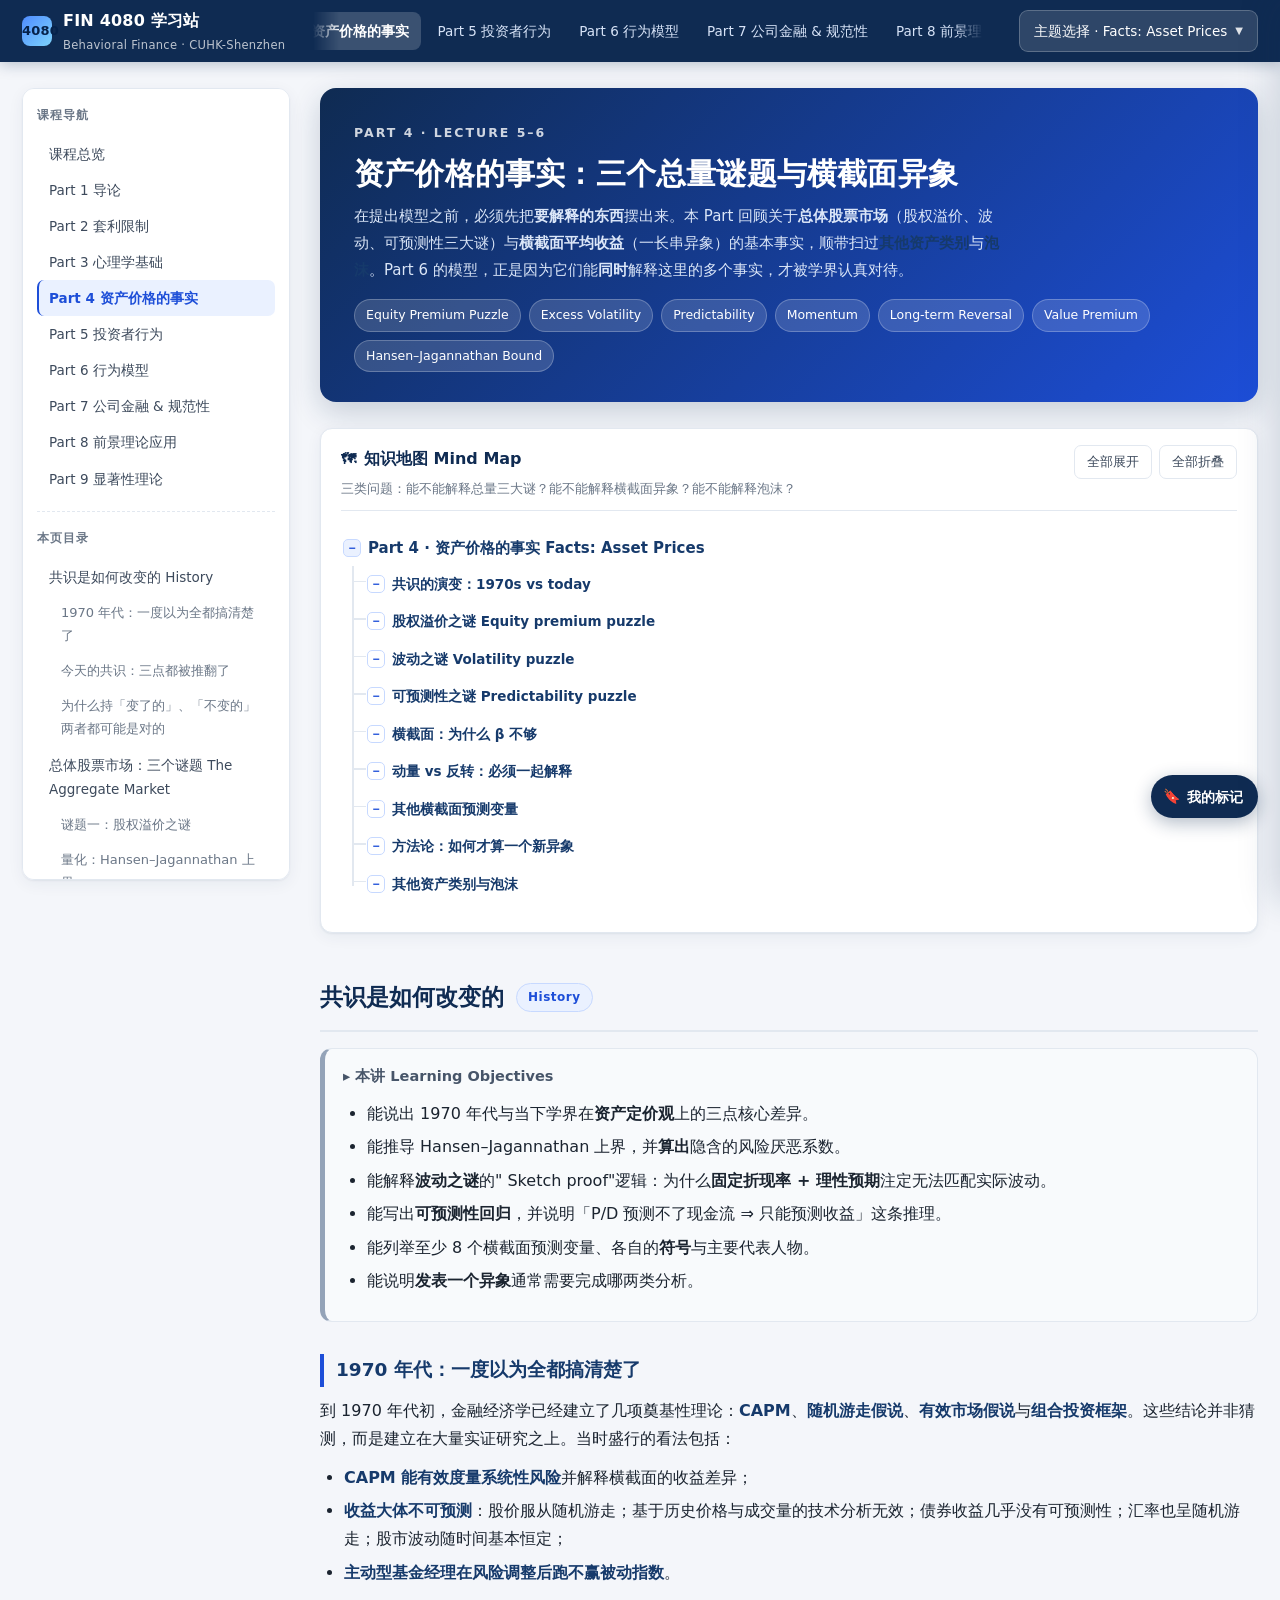
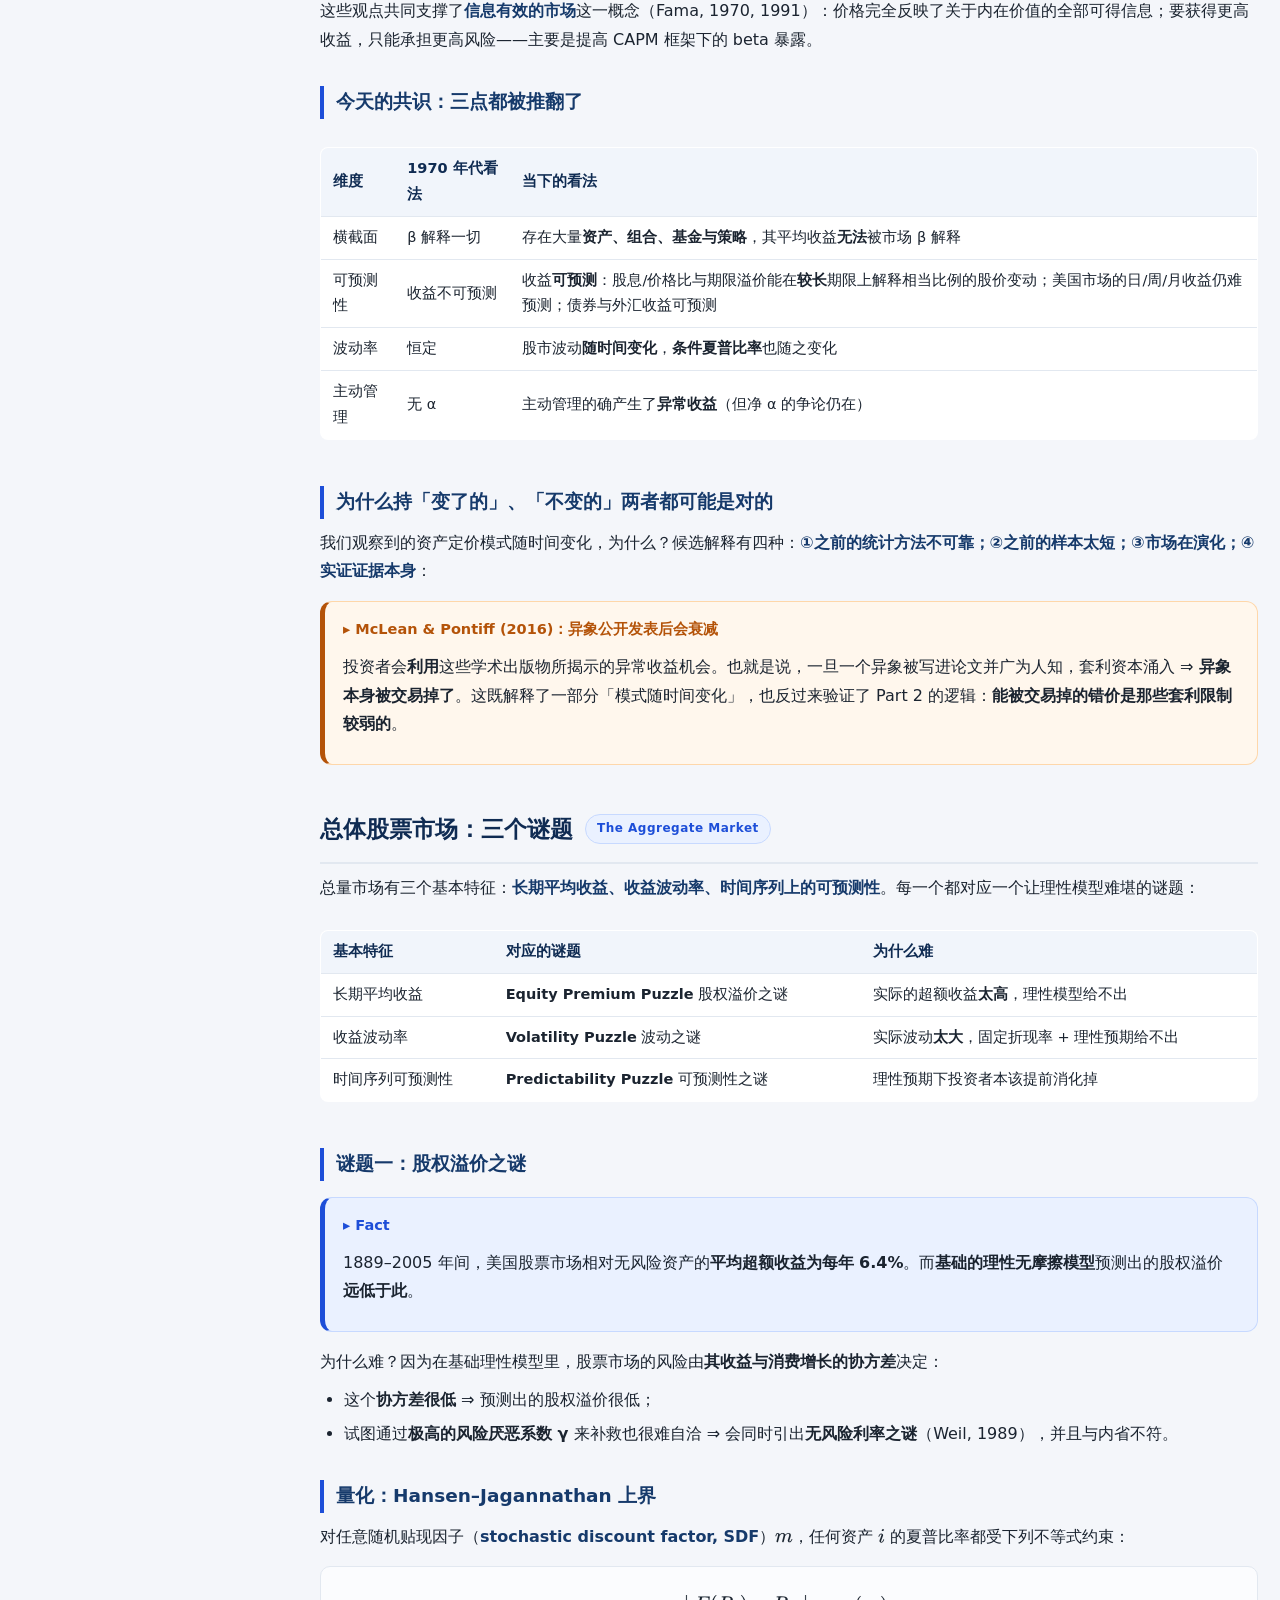
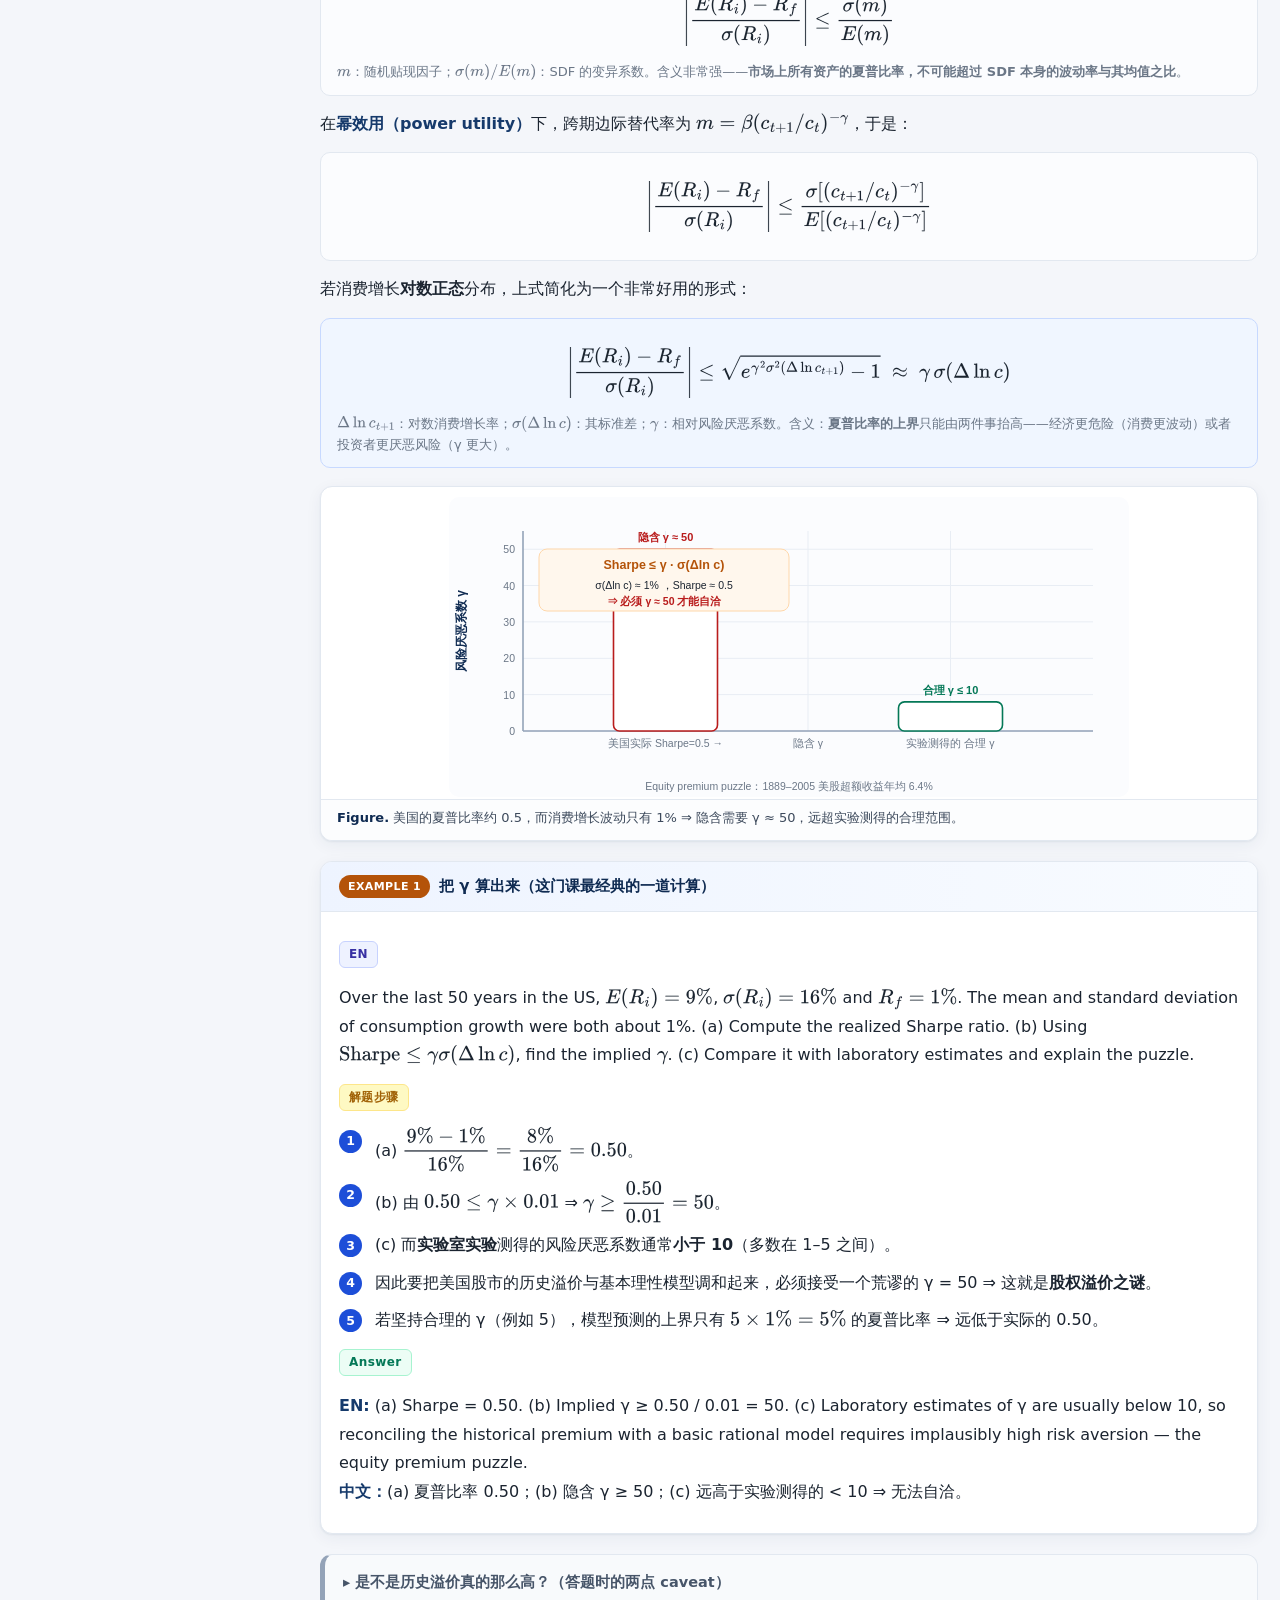
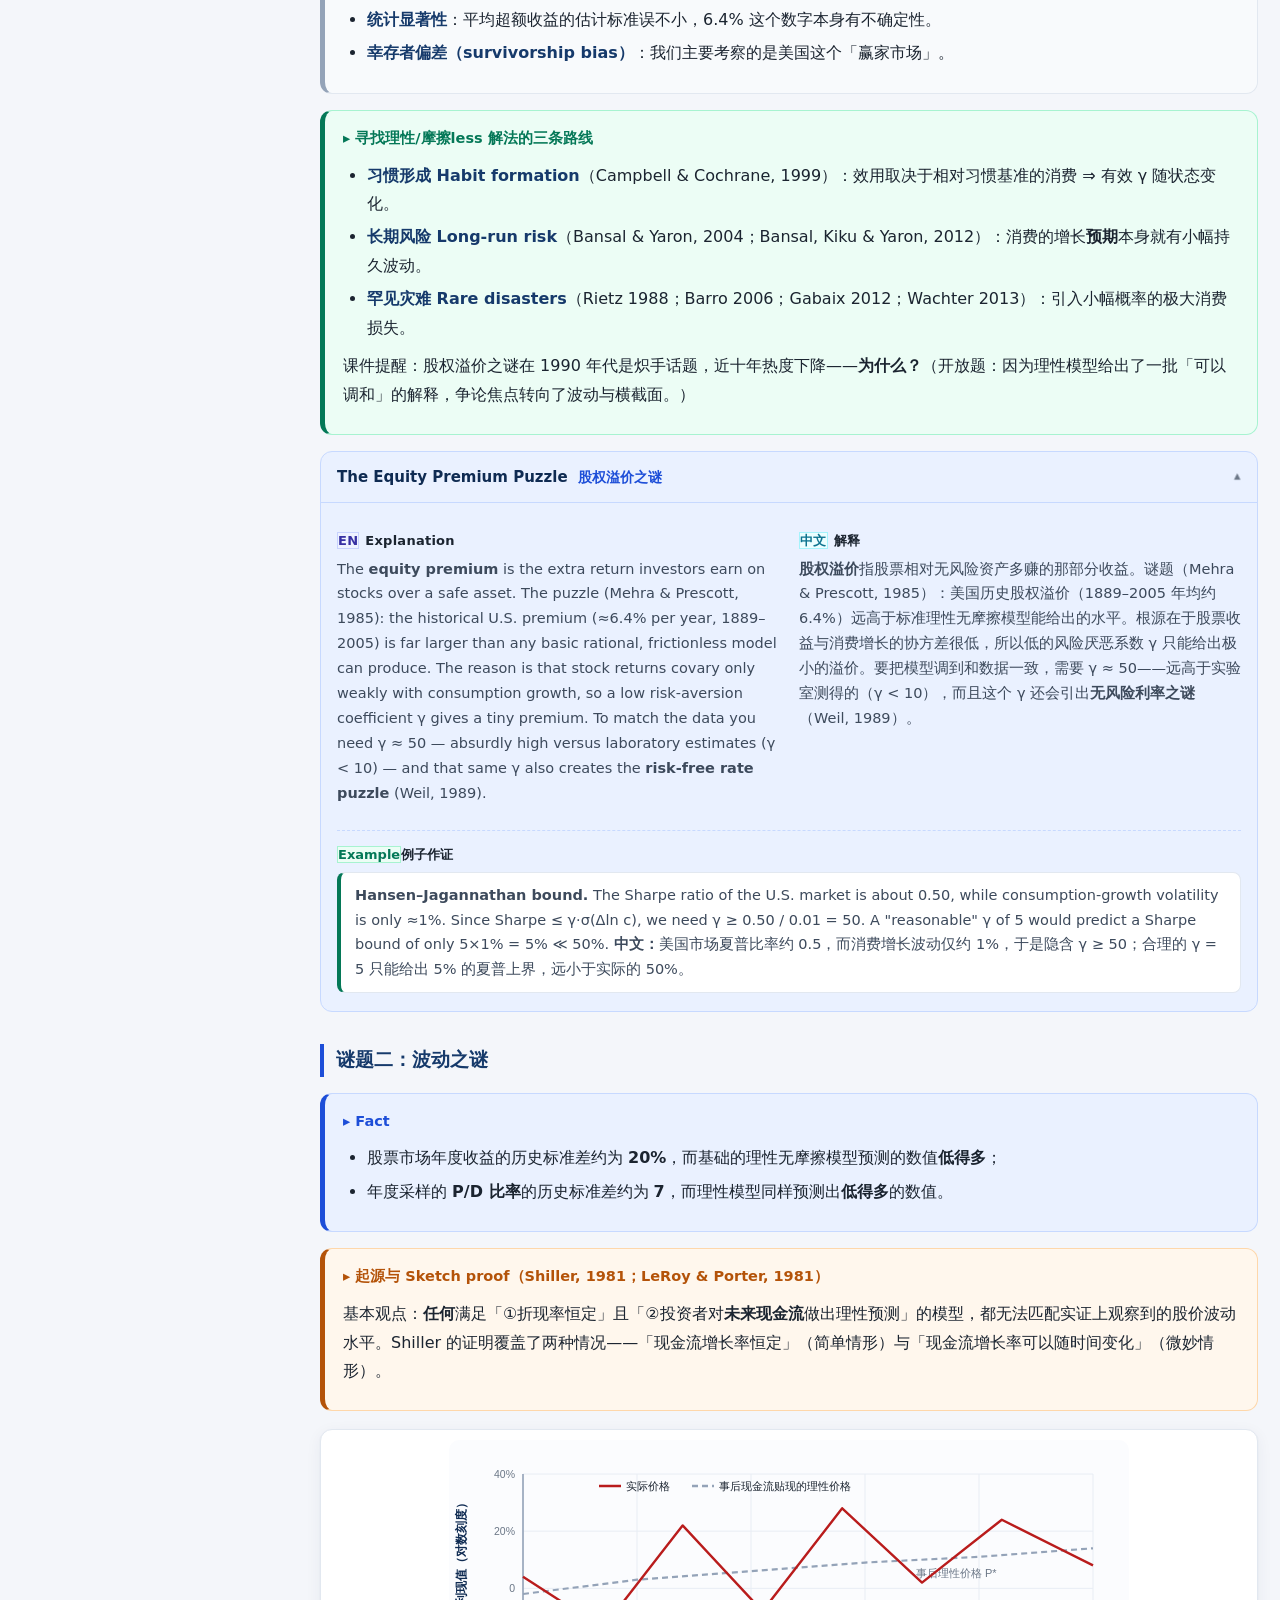
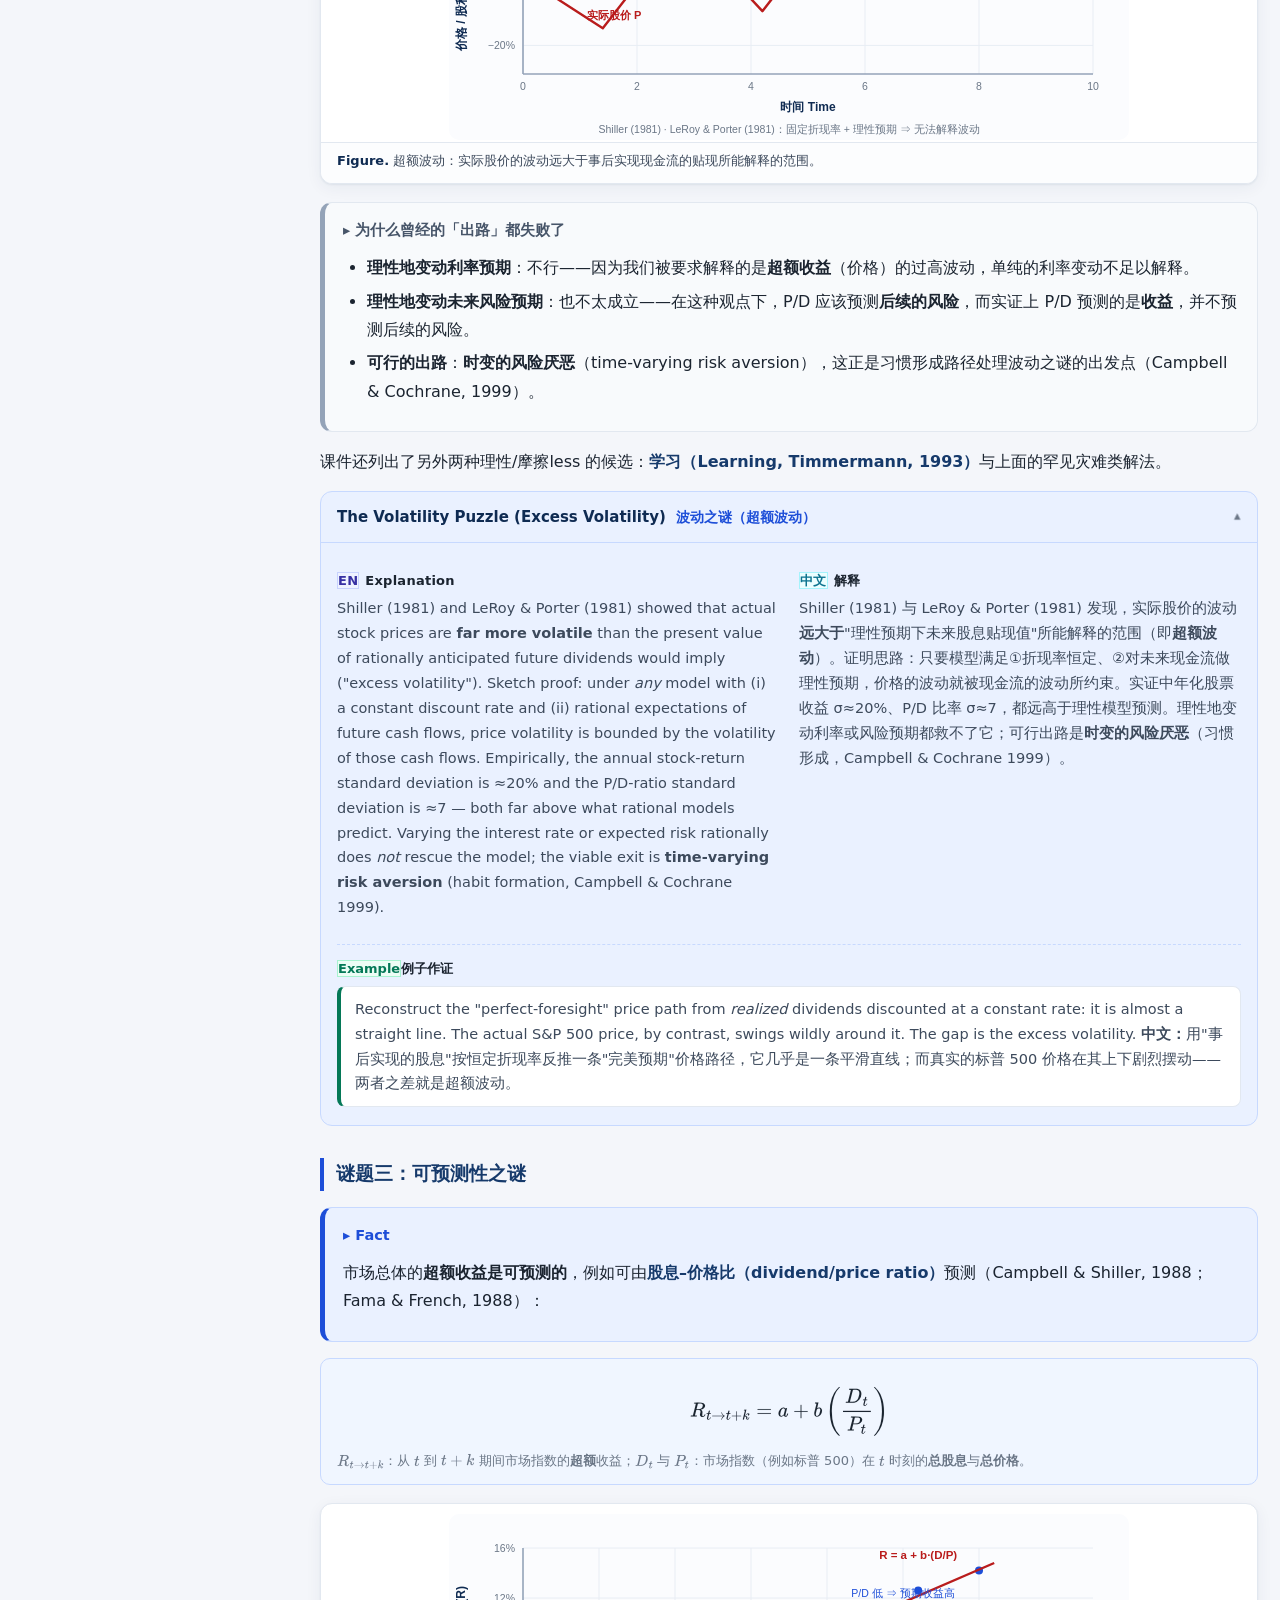
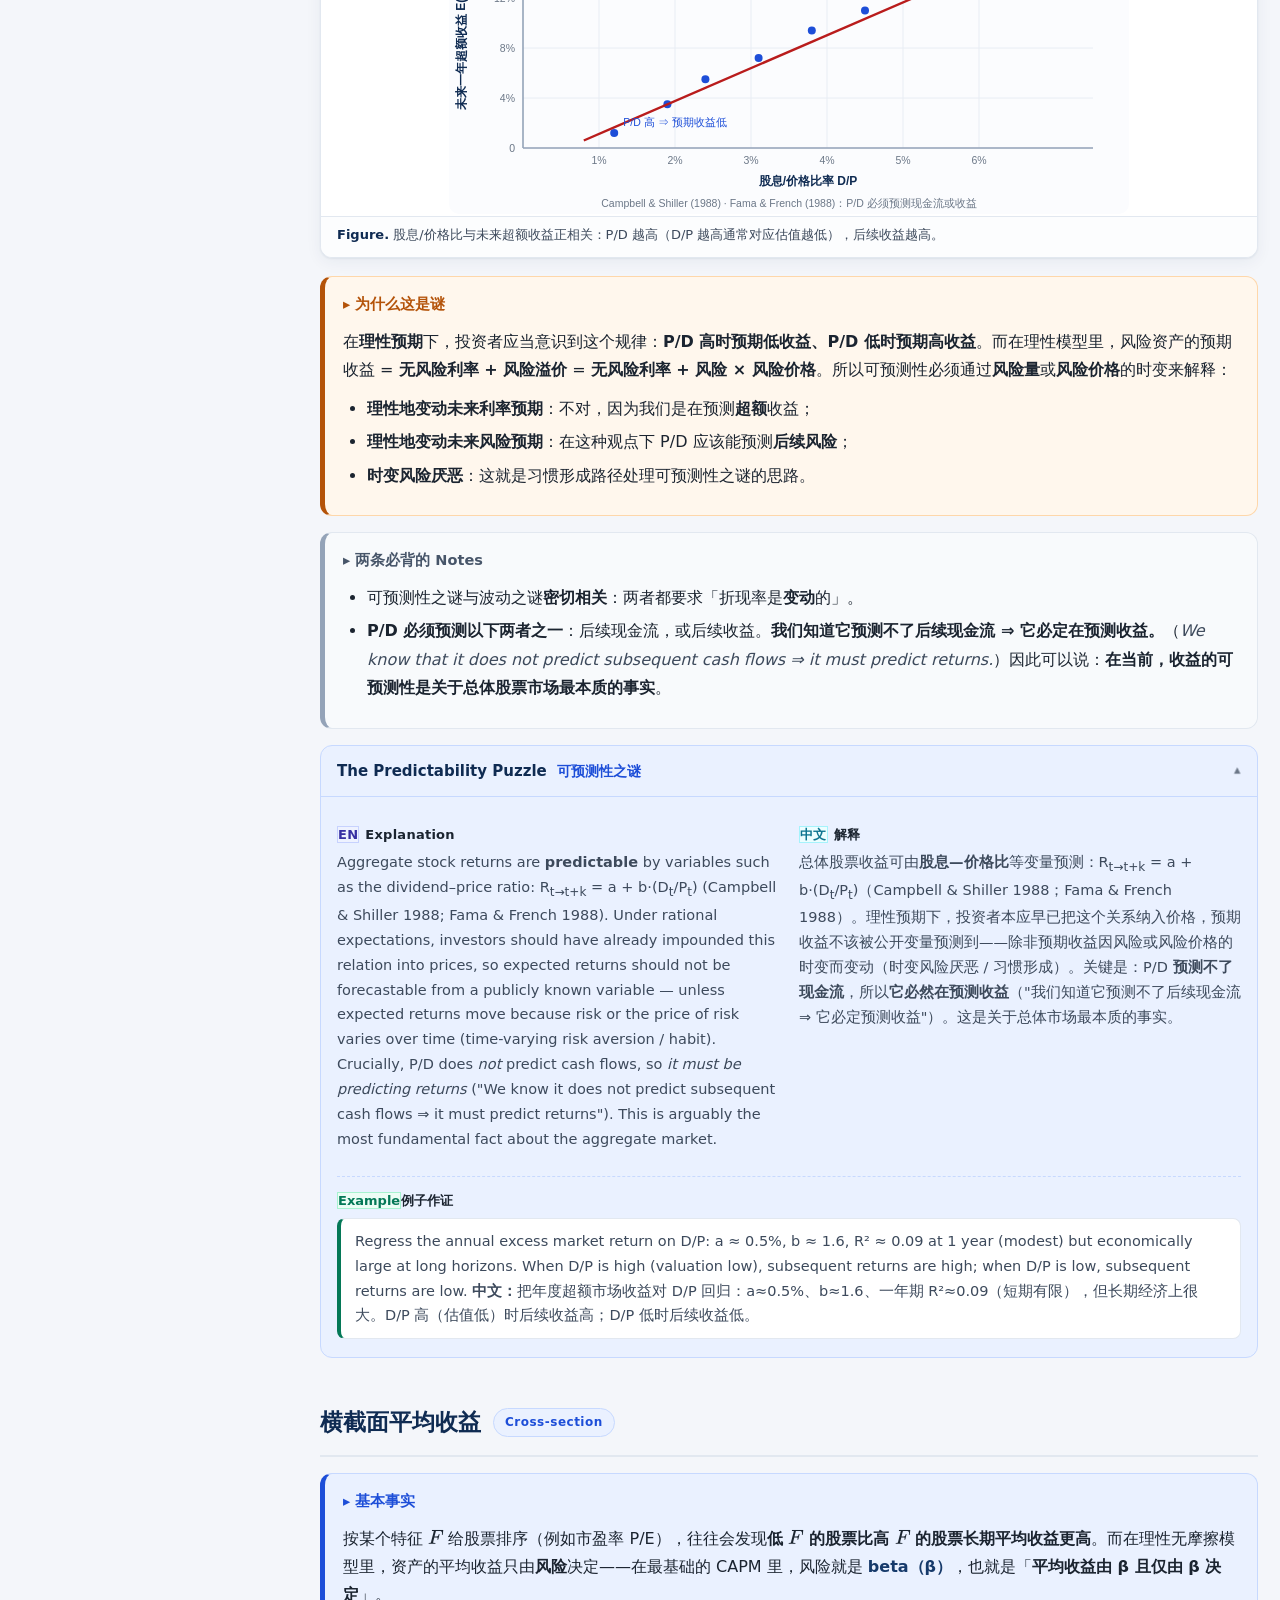
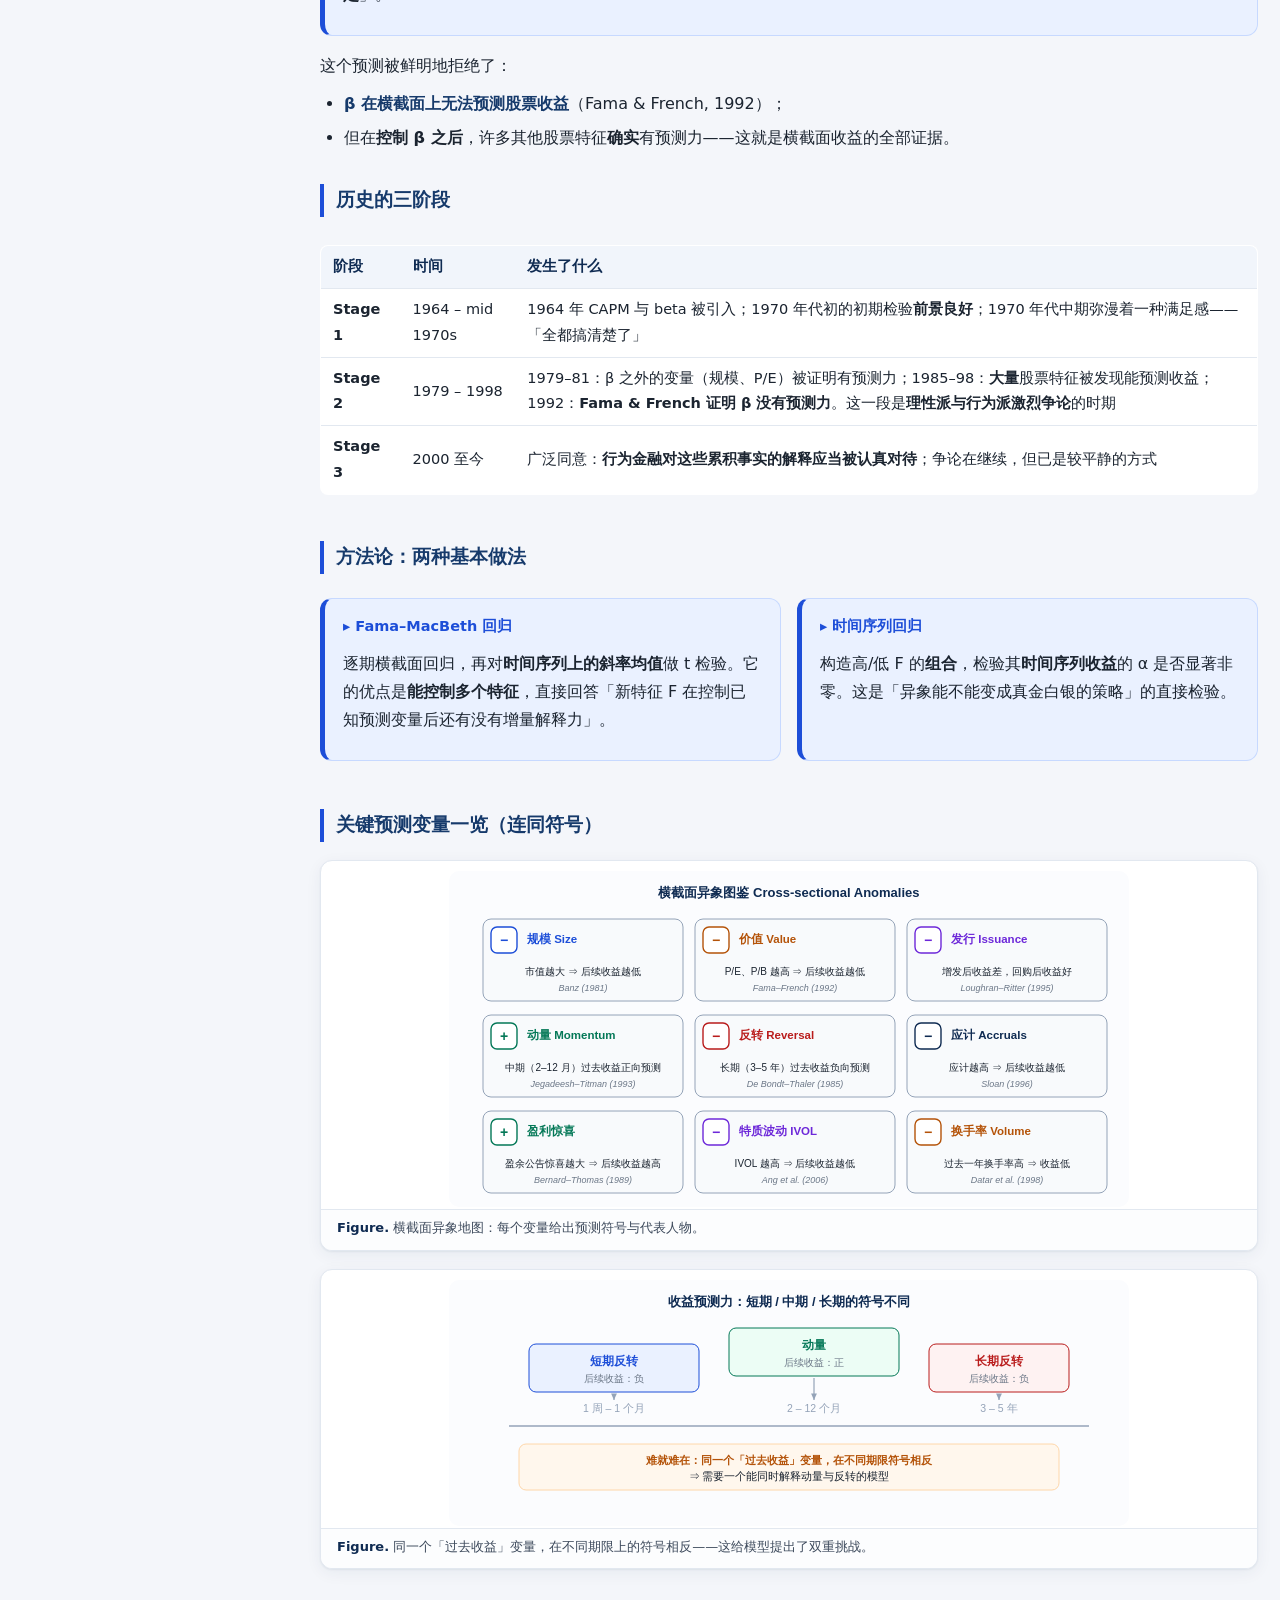
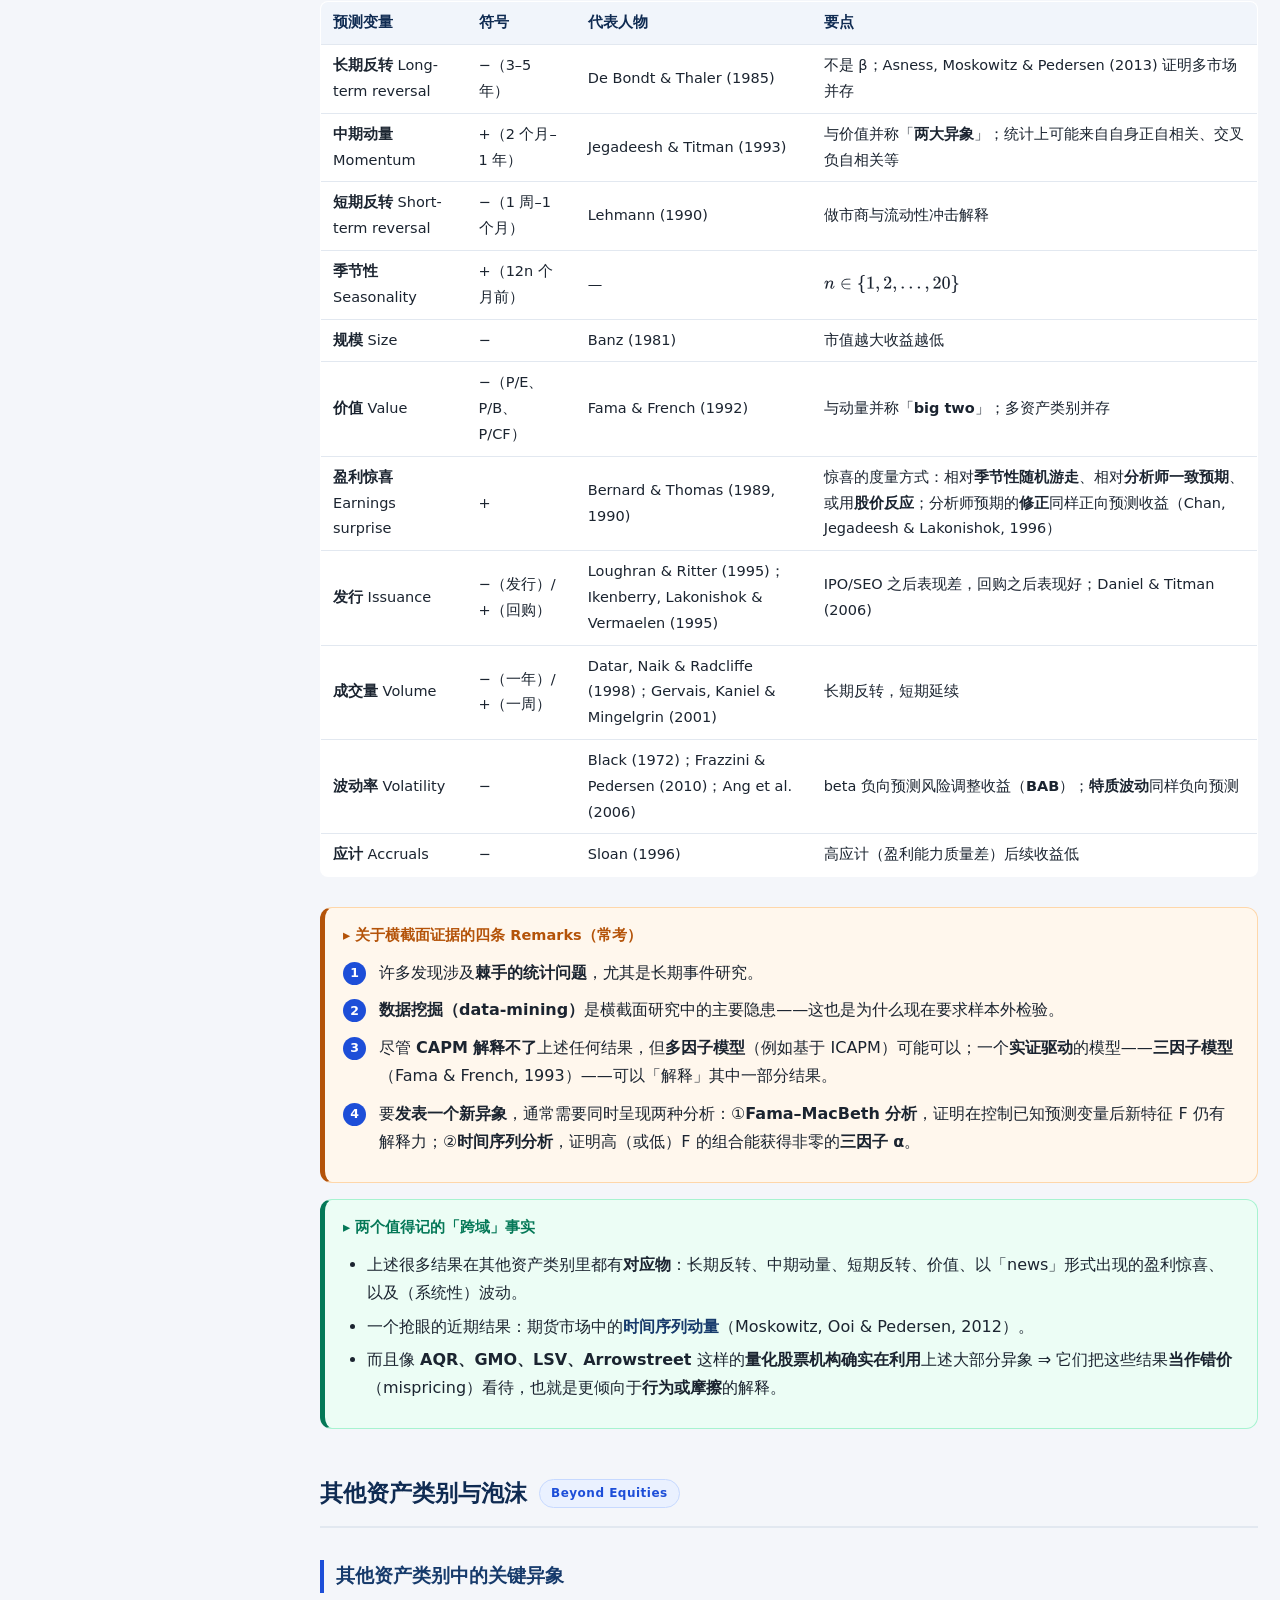
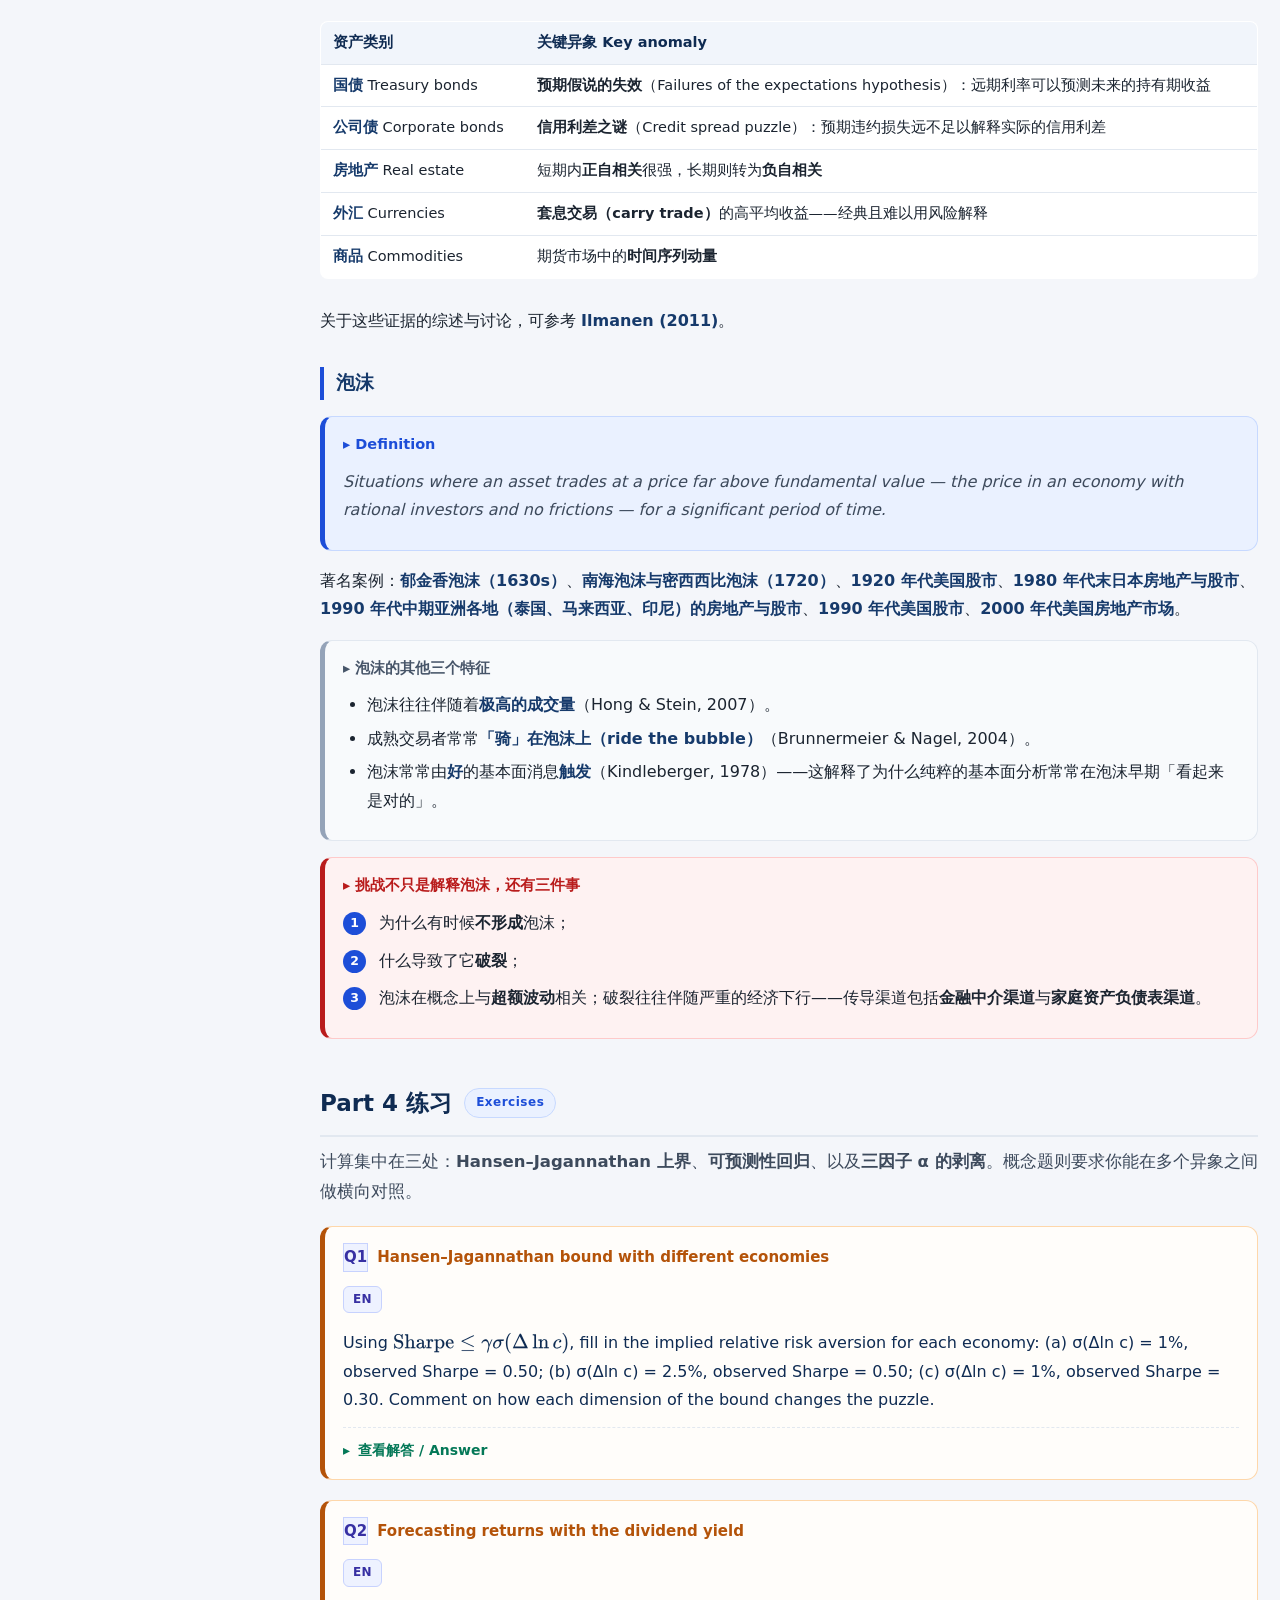
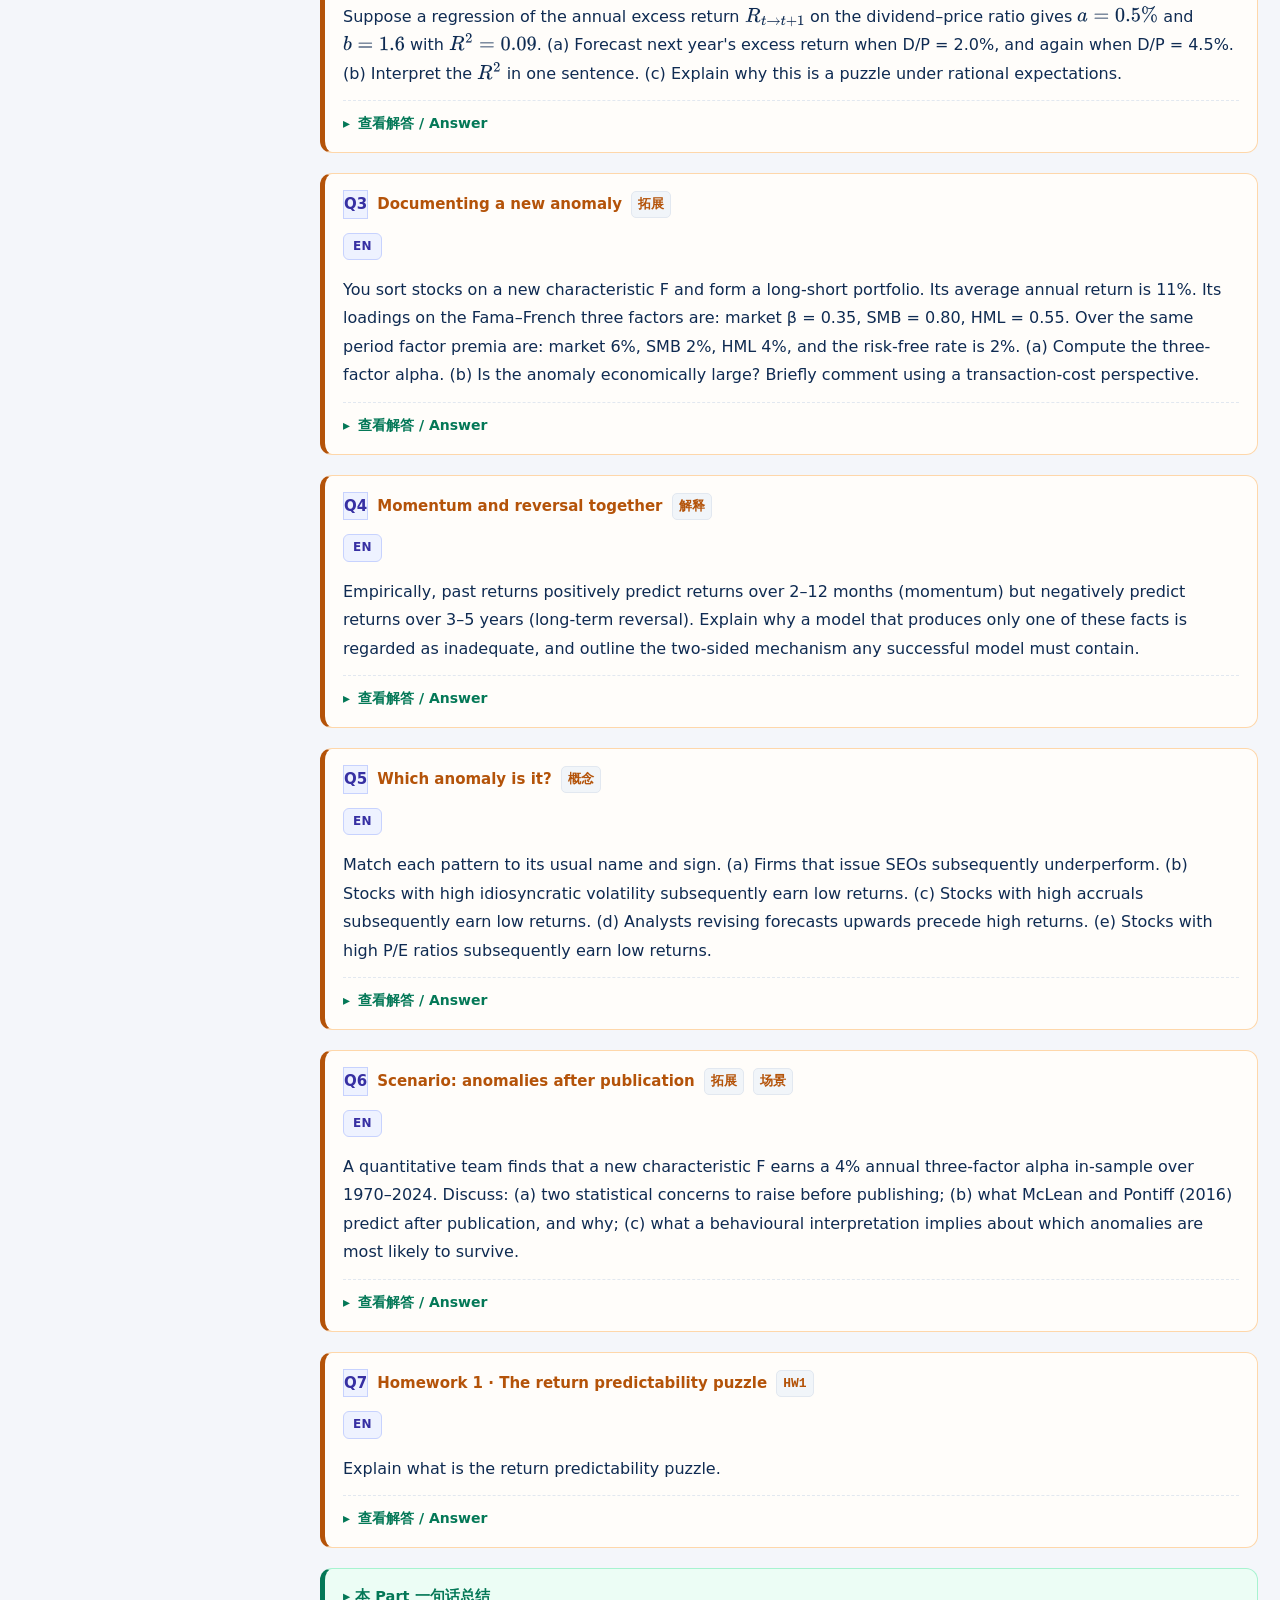
<file: part4-asset-prices.html>
<!DOCTYPE html>
<html lang="zh-CN">
<head>
<meta property="og:title" content="FIN4080 行为金融学学习站"><meta property="og:description" content="CUHK-SZ FIN4080 行为金融学课程学习站：9 个 Part 的讲解、SVG 图示、自测练习与个人进度记录"><meta name="description" content="CUHK-SZ FIN4080 行为金融学课程学习站：9 个 Part 的讲解、SVG 图示、自测练习与个人进度记录"><meta property="og:image" content="https://lf3-static.bytednsdoc.com/obj/eden-cn/ylcylz_fsph_ryhs/ljhwZthlaukjlkulzlp/feisuda/avatar/7.svg"><link rel="icon" href="https://lf3-static.bytednsdoc.com/obj/eden-cn/ylcylz_fsph_ryhs/ljhwZthlaukjlkulzlp/feisuda/avatar/7.svg">
<meta charset="UTF-8">
<meta name="viewport" content="width=device-width, initial-scale=1.0">
    <meta name="robots" content="noindex, nofollow, noarchive, noimageindex">
    <meta name="googlebot" content="noindex, nofollow">
    <meta name="referrer" content="no-referrer">
<title>FIN4080 行为金融学学习站</title>
<link rel="stylesheet" href="assets/style.css">
<script>
window.MathJax = {
  tex: { inlineMath: [['\\(','\\)']], displayMath: [['\\[','\\]']] },
  svg: { fontCache: 'global' },
  options: { skipHtmlTags: ['script','noscript','style','textarea','pre','code'] }
};
</script>
<script src="assets/tex-mml-svg.js" id="MathJax-script" async></script>
<script>
/* Fallback: 若本地 MathJax 包不可用，从 jsDelivr 兜底加载。 */
(function () {
  function loadCdn() {
    if (window.MathJax && window.MathJax.startup) return;
    var s = document.createElement('script');
    s.src = 'https://cdn.jsdelivr.net/npm/mathjax@3.2.2/es5/tex-mml-svg.js';
    s.async = true;
    document.head.appendChild(s);
  }
  window.addEventListener('load', function () { setTimeout(loadCdn, 400); });
})();
</script>
    <script src="assets/figures.js"></script>
    <script src="assets/mindmap.js"></script>
    <script src="assets/marks.js?v=20261017a"></script>
</head>
<body data-page="part4" data-root="">

<header id="site-topbar"></header>

<div class="layout">
  <aside class="toc" id="site-toc"></aside>
  <main>

    <div class="hero">
      <div class="kicker">Part 4 · Lecture 5–6</div>
      <h1>资产价格的事实：三个总量谜题与横截面异象</h1>
      <p>在提出模型之前，必须先把<b>要解释的东西</b>摆出来。本 Part 回顾关于<b>总体股票市场</b>（股权溢价、波动、可预测性三大谜）与<b>横截面平均收益</b>（一长串异象）的基本事实，顺带扫过<strong>其他资产类别</strong>与<strong>泡沫</strong>。Part 6 的模型，正是因为它们能<b>同时</b>解释这里的多个事实，才被学界认真对待。</p>
      <div class="tags">
        <span>Equity Premium Puzzle</span><span>Excess Volatility</span><span>Predictability</span><span>Momentum</span><span>Long-term Reversal</span><span>Value Premium</span><span>Hansen–Jagannathan Bound</span>
      </div>
    </div>

    <div id="mindmap-host"></div>

    <!-- ============ S1 ============ -->
    <section id="overview">
      <h2 class="sec">共识是如何改变的 <span class="badge">History</span></h2>

      <div class="box note">
        <div class="box-title">▸ 本讲 Learning Objectives</div>
        <ul>
          <li>能说出 1970 年代与当下学界在<b>资产定价观</b>上的三点核心差异。</li>
          <li>能推导 Hansen–Jagannathan 上界，并<b>算出</b>隐含的风险厌恶系数。</li>
          <li>能解释<b>波动之谜</b>的" Sketch proof"逻辑：为什么<b>固定折现率 + 理性预期</b>注定无法匹配实际波动。</li>
          <li>能写出<b>可预测性回归</b>，并说明「P/D 预测不了现金流 ⇒ 只能预测收益」这条推理。</li>
          <li>能列举至少 8 个横截面预测变量、各自的<b>符号</b>与主要代表人物。</li>
          <li>能说明<b>发表一个异象</b>通常需要完成哪两类分析。</li>
        </ul>
      </div>

      <h3 class="sub">1970 年代：一度以为全都搞清楚了</h3>
      <p>到 1970 年代初，金融经济学已经建立了几项奠基性理论：<strong>CAPM</strong>、<strong>随机游走假说</strong>、<strong>有效市场假说</strong>与<strong>组合投资框架</strong>。这些结论并非猜测，而是建立在大量实证研究之上。当时盛行的看法包括：</p>
      <ul>
        <li><strong>CAPM 能有效度量系统性风险</strong>并解释横截面的收益差异；</li>
        <li><strong>收益大体不可预测</strong>：股价服从随机游走；基于历史价格与成交量的技术分析无效；债券收益几乎没有可预测性；汇率也呈随机游走；股市波动随时间基本恒定；</li>
        <li><strong>主动型基金经理在风险调整后跑不赢被动指数</strong>。</li>
      </ul>
      <p>这些观点共同支撑了<strong>信息有效的市场</strong>这一概念（Fama, 1970, 1991）：价格完全反映了关于内在价值的全部可得信息；要获得更高收益，只能承担更高风险——主要是提高 CAPM 框架下的 beta 暴露。</p>

      <h3 class="sub">今天的共识：三点都被推翻了</h3>
      <div class="tablewrap">
      <table class="data">
        <thead><tr><th>维度</th><th>1970 年代看法</th><th>当下的看法</th></tr></thead>
        <tbody>
          <tr><td>横截面</td><td>β 解释一切</td><td>存在大量<b>资产、组合、基金与策略</b>，其平均收益<b>无法</b>被市场 β 解释</td></tr>
          <tr><td>可预测性</td><td>收益不可预测</td><td>收益<b>可预测</b>：股息/价格比与期限溢价能在<b>较长</b>期限上解释相当比例的股价变动；美国市场的日/周/月收益仍难预测；债券与外汇收益可预测</td></tr>
          <tr><td>波动率</td><td>恒定</td><td>股市波动<b>随时间变化</b>，<b>条件夏普比率</b>也随之变化</td></tr>
          <tr><td>主动管理</td><td>无 α</td><td>主动管理的确产生了<b>异常收益</b>（但净 α 的争论仍在）</td></tr>
        </tbody>
      </table>
      </div>

      <h3 class="sub">为什么持「变了的」、「不变的」两者都可能是对的</h3>
      <p>我们观察到的资产定价模式随时间变化，为什么？候选解释有四种：<strong>①之前的统计方法不可靠；②之前的样本太短；③市场在演化；④实证证据本身</strong>：</p>
      <div class="box key">
        <div class="box-title">▸ McLean &amp; Pontiff (2016)：异象公开发表后会衰减</div>
        <p>投资者会<b>利用</b>这些学术出版物所揭示的异常收益机会。也就是说，一旦一个异象被写进论文并广为人知，套利资本涌入 ⇒ <b>异象本身被交易掉了</b>。这既解释了一部分「模式随时间变化」，也反过来验证了 Part 2 的逻辑：<b>能被交易掉的错价是那些套利限制较弱的</b>。</p>
      </div>
    </section>

    <!-- ============ S2 ============ -->
    <section id="aggregate">
      <h2 class="sec">总体股票市场：三个谜题 <span class="badge">The Aggregate Market</span></h2>

      <p>总量市场有三个基本特征：<strong>长期平均收益、收益波动率、时间序列上的可预测性</strong>。每一个都对应一个让理性模型难堪的谜题：</p>

      <div class="tablewrap">
      <table class="data">
        <thead><tr><th>基本特征</th><th>对应的谜题</th><th>为什么难</th></tr></thead>
        <tbody>
          <tr><td>长期平均收益</td><td><b>Equity Premium Puzzle</b> 股权溢价之谜</td><td>实际的超额收益<b>太高</b>，理性模型给不出</td></tr>
          <tr><td>收益波动率</td><td><b>Volatility Puzzle</b> 波动之谜</td><td>实际波动<b>太大</b>，固定折现率 + 理性预期给不出</td></tr>
          <tr><td>时间序列可预测性</td><td><b>Predictability Puzzle</b> 可预测性之谜</td><td>理性预期下投资者本该提前消化掉</td></tr>
        </tbody>
      </table>
      </div>

      <h3 class="sub">谜题一：股权溢价之谜</h3>
      <div class="box def">
        <div class="box-title">▸ Fact</div>
        <p>1889–2005 年间，美国股票市场相对无风险资产的<b>平均超额收益为每年 6.4%</b>。而<b>基础的理性无摩擦模型</b>预测出的股权溢价<b>远低于此</b>。</p>
      </div>

      <p>为什么难？因为在基础理性模型里，股票市场的风险由<b>其收益与消费增长的协方差</b>决定：</p>
      <ul>
        <li>这个<b>协方差很低</b> ⇒ 预测出的股权溢价很低；</li>
        <li>试图通过<b>极高的风险厌恶系数 γ</b> 来补救也很难自洽 ⇒ 会同时引出<b>无风险利率之谜</b>（Weil, 1989），并且与内省不符。</li>
      </ul>

      <h3 class="sub">量化：Hansen–Jagannathan 上界</h3>
      <p>对任意随机贴现因子（<strong>stochastic discount factor, SDF</strong>）\(m\)，任何资产 \(i\) 的夏普比率都受下列不等式约束：</p>

      <div class="formula">
        \[\left|\frac{E(R_i)-R_f}{\sigma(R_i)}\right| \le \frac{\sigma(m)}{E(m)}\]
        <div class="fnote">\(m\)：随机贴现因子；\(\sigma(m)/E(m)\)：SDF 的变异系数。含义非常强——<b>市场上所有资产的夏普比率，不可能超过 SDF 本身的波动率与其均值之比</b>。</div>
      </div>

      <p>在<strong>幂效用（power utility）</strong>下，跨期边际替代率为 \(m=\beta(c_{t+1}/c_t)^{-\gamma}\)，于是：</p>

      <div class="formula">
        \[\left|\frac{E(R_i)-R_f}{\sigma(R_i)}\right| \le \frac{\sigma\!\left[(c_{t+1}/c_t)^{-\gamma}\right]}{E\!\left[(c_{t+1}/c_t)^{-\gamma}\right]}\]
      </div>

      <p>若消费增长<b>对数正态</b>分布，上式简化为一个非常好用的形式：</p>

      <div class="formula hi">
        \[\left|\frac{E(R_i)-R_f}{\sigma(R_i)}\right| \le \sqrt{e^{\gamma^2\sigma^2(\Delta\ln c_{t+1})}-1}\;\approx\; \gamma\,\sigma(\Delta\ln c)\]
        <div class="fnote">\(\Delta\ln c_{t+1}\)：对数消费增长率；\(\sigma(\Delta\ln c)\)：其标准差；\(\gamma\)：相对风险厌恶系数。含义：<b>夏普比率的上界</b>只能由两件事抬高——经济更危险（消费更波动）或者投资者更厌恶风险（γ 更大）。</div>
      </div>

      <div class="fig" data-fig="equity_premium" data-cap="美国的夏普比率约 0.5，而消费增长波动只有 1% ⇒ 隐含需要 γ ≈ 50，远超实验测得的合理范围。"></div>

      <div class="example">
        <div class="ex-head"><span class="pill q">EXAMPLE 1</span> 把 γ 算出来（这门课最经典的一道计算）</div>
        <div class="ex-body">
          <div class="q-block">
            <span class="lbl lbl-en">EN</span>
            <p class="en-q">Over the last 50 years in the US, \(E(R_i)=9\%\), \(\sigma(R_i)=16\%\) and \(R_f=1\%\). The mean and standard deviation of consumption growth were both about 1%. (a) Compute the realized Sharpe ratio. (b) Using \(\text{Sharpe}\le\gamma\sigma(\Delta\ln c)\), find the implied \(\gamma\). (c) Compare it with laboratory estimates and explain the puzzle.</p>
          </div>
          <div class="q-block">
            <span class="lbl lbl-step">解题步骤</span>
            <ol class="steps">
              <li>(a) \(\dfrac{9\%-1\%}{16\%}=\dfrac{8\%}{16\%}=0.50\)。</li>
              <li>(b) 由 \(0.50\le\gamma\times0.01\) ⇒ \(\gamma\ge\dfrac{0.50}{0.01}=50\)。</li>
              <li>(c) 而<b>实验室实验</b>测得的风险厌恶系数通常<b>小于 10</b>（多数在 1–5 之间）。</li>
              <li>因此要把美国股市的历史溢价与基本理性模型调和起来，必须接受一个荒谬的 γ = 50 ⇒ 这就是<b>股权溢价之谜</b>。</li>
              <li>若坚持合理的 γ（例如 5），模型预测的上界只有 \(5\times1\%=5\%\) 的夏普比率 ⇒ 远低于实际的 0.50。</li>
            </ol>
          </div>
          <div class="q-block">
            <span class="lbl lbl-ans">Answer</span>
            <p><strong>EN:</strong> (a) Sharpe = 0.50. (b) Implied γ ≥ 0.50 / 0.01 = 50. (c) Laboratory estimates of γ are usually below 10, so reconciling the historical premium with a basic rational model requires implausibly high risk aversion — the equity premium puzzle.<br><strong>中文：</strong>(a) 夏普比率 0.50；(b) 隐含 γ ≥ 50；(c) 远高于实验测得的 &lt; 10 ⇒ 无法自洽。</p>
          </div>
        </div>
      </div>

      <div class="box note">
        <div class="box-title">▸ 是不是历史溢价真的那么高？（答题时的两点 caveat）</div>
        <ul>
          <li><strong>统计显著性</strong>：平均超额收益的估计标准误不小，6.4% 这个数字本身有不确定性。</li>
          <li><strong>幸存者偏差（survivorship bias）</strong>：我们主要考察的是美国这个「赢家市场」。</li>
        </ul>
      </div>

      <div class="box tip">
        <div class="box-title">▸ 寻找理性/摩擦less 解法的三条路线</div>
        <ul>
          <li><strong>习惯形成 Habit formation</strong>（Campbell &amp; Cochrane, 1999）：效用取决于相对习惯基准的消费 ⇒ 有效 γ 随状态变化。</li>
          <li><strong>长期风险 Long-run risk</strong>（Bansal &amp; Yaron, 2004；Bansal, Kiku &amp; Yaron, 2012）：消费的增长<b>预期</b>本身就有小幅持久波动。</li>
          <li><strong>罕见灾难 Rare disasters</strong>（Rietz 1988；Barro 2006；Gabaix 2012；Wachter 2013）：引入小幅概率的极大消费损失。</li>
        </ul>
        <p>课件提醒：股权溢价之谜在 1990 年代是炽手话题，近十年热度下降——<b>为什么？</b>（开放题：因为理性模型给出了一批「可以调和」的解释，争论焦点转向了波动与横截面。）</p>
      </div>

      <details class="concept" open data-concept="equity-premium">
        <summary class="concept-bar">
          <span class="concept-en">The Equity Premium Puzzle</span>
          <span class="concept-cn">股权溢价之谜</span>
          <span class="concept-toggle">▾</span>
        </summary>
        <div class="concept-panel">
          <div class="concept-grid">
            <div class="concept-col">
              <h5><span class="lbl lbl-en">EN</span>Explanation</h5>
              <p>The <b>equity premium</b> is the extra return investors earn on stocks over a safe asset. The puzzle (Mehra &amp; Prescott, 1985): the historical U.S. premium (≈6.4% per year, 1889–2005) is far larger than any basic rational, frictionless model can produce. The reason is that stock returns covary only weakly with consumption growth, so a low risk-aversion coefficient γ gives a tiny premium. To match the data you need γ ≈ 50 — absurdly high versus laboratory estimates (γ &lt; 10) — and that same γ also creates the <b>risk-free rate puzzle</b> (Weil, 1989).</p>
            </div>
            <div class="concept-col">
              <h5><span class="lbl lbl-cn">中文</span>解释</h5>
              <p><b>股权溢价</b>指股票相对无风险资产多赚的那部分收益。谜题（Mehra &amp; Prescott, 1985）：美国历史股权溢价（1889–2005 年均约 6.4%）远高于标准理性无摩擦模型能给出的水平。根源在于股票收益与消费增长的协方差很低，所以低的风险厌恶系数 γ 只能给出极小的溢价。要把模型调到和数据一致，需要 γ ≈ 50——远高于实验室测得的（γ &lt; 10），而且这个 γ 还会引出<b>无风险利率之谜</b>（Weil, 1989）。</p>
            </div>
          </div>
          <div class="concept-eg">
            <h5><span class="lbl lbl-ans">Example</span>例子作证</h5>
            <div class="ex-card"><b>Hansen–Jagannathan bound.</b> The Sharpe ratio of the U.S. market is about 0.50, while consumption-growth volatility is only ≈1%. Since Sharpe ≤ γ·σ(Δln c), we need γ ≥ 0.50 / 0.01 = 50. A "reasonable" γ of 5 would predict a Sharpe bound of only 5×1% = 5% ≪ 50%. <b>中文：</b>美国市场夏普比率约 0.5，而消费增长波动仅约 1%，于是隐含 γ ≥ 50；合理的 γ = 5 只能给出 5% 的夏普上界，远小于实际的 50%。</div>
          </div>
        </div>
      </details>

      <h3 class="sub">谜题二：波动之谜</h3>
      <div class="box def">
        <div class="box-title">▸ Fact</div>
        <ul>
          <li>股票市场年度收益的历史标准差约为 <b>20%</b>，而基础的理性无摩擦模型预测的数值<b>低得多</b>；</li>
          <li>年度采样的 <b>P/D 比率</b>的历史标准差约为 <b>7</b>，而理性模型同样预测出<b>低得多</b>的数值。</li>
        </ul>
      </div>

      <div class="box key">
        <div class="box-title">▸ 起源与 Sketch proof（Shiller, 1981；LeRoy &amp; Porter, 1981）</div>
        <p>基本观点：<b>任何</b>满足「①折现率恒定」且「②投资者对<b>未来现金流</b>做出理性预测」的模型，都无法匹配实证上观察到的股价波动水平。Shiller 的证明覆盖了两种情况——「现金流增长率恒定」（简单情形）与「现金流增长率可以随时间变化」（微妙情形）。</p>
      </div>

      <div class="fig" data-fig="vol_puzzle" data-cap="超额波动：实际股价的波动远大于事后实现现金流的贴现所能解释的范围。"></div>

      <div class="box note">
        <div class="box-title">▸ 为什么曾经的「出路」都失败了</div>
        <ul>
          <li><b>理性地变动利率预期</b>：不行——因为我们被要求解释的是<b>超额收益</b>（价格）的过高波动，单纯的利率变动不足以解释。</li>
          <li><b>理性地变动未来风险预期</b>：也不太成立——在这种观点下，P/D 应该预测<b>后续的风险</b>，而实证上 P/D 预测的是<b>收益</b>，并不预测后续的风险。</li>
          <li><b>可行的出路</b>：<b>时变的风险厌恶</b>（time-varying risk aversion），这正是习惯形成路径处理波动之谜的出发点（Campbell &amp; Cochrane, 1999）。</li>
        </ul>
      </div>

      <p>课件还列出了另外两种理性/摩擦less 的候选：<strong>学习（Learning, Timmermann, 1993）</strong>与上面的罕见灾难类解法。</p>

      <details class="concept" open data-concept="volatility">
        <summary class="concept-bar">
          <span class="concept-en">The Volatility Puzzle (Excess Volatility)</span>
          <span class="concept-cn">波动之谜（超额波动）</span>
          <span class="concept-toggle">▾</span>
        </summary>
        <div class="concept-panel">
          <div class="concept-grid">
            <div class="concept-col">
              <h5><span class="lbl lbl-en">EN</span>Explanation</h5>
              <p>Shiller (1981) and LeRoy &amp; Porter (1981) showed that actual stock prices are <b>far more volatile</b> than the present value of rationally anticipated future dividends would imply ("excess volatility"). Sketch proof: under <em>any</em> model with (i) a constant discount rate and (ii) rational expectations of future cash flows, price volatility is bounded by the volatility of those cash flows. Empirically, the annual stock-return standard deviation is ≈20% and the P/D-ratio standard deviation is ≈7 — both far above what rational models predict. Varying the interest rate or expected risk rationally does <em>not</em> rescue the model; the viable exit is <b>time-varying risk aversion</b> (habit formation, Campbell &amp; Cochrane 1999).</p>
            </div>
            <div class="concept-col">
              <h5><span class="lbl lbl-cn">中文</span>解释</h5>
              <p>Shiller (1981) 与 LeRoy &amp; Porter (1981) 发现，实际股价的波动<b>远大于</b>"理性预期下未来股息贴现值"所能解释的范围（即<b>超额波动</b>）。证明思路：只要模型满足①折现率恒定、②对未来现金流做理性预期，价格的波动就被现金流的波动所约束。实证中年化股票收益 σ≈20%、P/D 比率 σ≈7，都远高于理性模型预测。理性地变动利率或风险预期都救不了它；可行出路是<b>时变的风险厌恶</b>（习惯形成，Campbell &amp; Cochrane 1999）。</p>
            </div>
          </div>
          <div class="concept-eg">
            <h5><span class="lbl lbl-ans">Example</span>例子作证</h5>
            <div class="ex-card">Reconstruct the "perfect-foresight" price path from <em>realized</em> dividends discounted at a constant rate: it is almost a straight line. The actual S&amp;P 500 price, by contrast, swings wildly around it. The gap is the excess volatility. <b>中文：</b>用"事后实现的股息"按恒定折现率反推一条"完美预期"价格路径，它几乎是一条平滑直线；而真实的标普 500 价格在其上下剧烈摆动——两者之差就是超额波动。</div>
          </div>
        </div>
      </details>

      <h3 class="sub">谜题三：可预测性之谜</h3>
      <div class="box def">
        <div class="box-title">▸ Fact</div>
        <p>市场总体的<b>超额收益是可预测的</b>，例如可由<strong>股息–价格比（dividend/price ratio）</strong>预测（Campbell &amp; Shiller, 1988；Fama &amp; French, 1988）：</p>
      </div>

      <div class="formula hi">
        \[R_{t\to t+k} = a + b\left(\frac{D_t}{P_t}\right)\]
        <div class="fnote">\(R_{t\to t+k}\)：从 \(t\) 到 \(t+k\) 期间市场指数的<b>超额</b>收益；\(D_t\) 与 \(P_t\)：市场指数（例如标普 500）在 \(t\) 时刻的<b>总股息</b>与<b>总价格</b>。</div>
      </div>

      <div class="fig" data-fig="predictability" data-cap="股息/价格比与未来超额收益正相关：P/D 越高（D/P 越高通常对应估值越低），后续收益越高。"></div>

      <div class="box key">
        <div class="box-title">▸ 为什么这是谜</div>
        <p>在<b>理性预期</b>下，投资者应当意识到这个规律：<b>P/D 高时预期低收益、P/D 低时预期高收益</b>。而在理性模型里，风险资产的预期收益 = <b>无风险利率 + 风险溢价</b> = <b>无风险利率 + 风险 × 风险价格</b>。所以可预测性必须通过<b>风险量</b>或<b>风险价格</b>的时变来解释：</p>
        <ul>
          <li><b>理性地变动未来利率预期</b>：不对，因为我们是在预测<b>超额</b>收益；</li>
          <li><b>理性地变动未来风险预期</b>：在这种观点下 P/D 应该能预测<b>后续风险</b>；</li>
          <li><b>时变风险厌恶</b>：这就是习惯形成路径处理可预测性之谜的思路。</li>
        </ul>
      </div>

      <div class="box note">
        <div class="box-title">▸ 两条必背的 Notes</div>
        <ul>
          <li>可预测性之谜与波动之谜<b>密切相关</b>：两者都要求「折现率是<b>变动</b>的」。</li>
          <li><b>P/D 必须预测以下两者之一</b>：后续现金流，或后续收益。<b>我们知道它预测不了后续现金流 ⇒ 它必定在预测收益。</b>（<em>We know that it does not predict subsequent cash flows ⇒ it must predict returns.</em>）因此可以说：<b>在当前，收益的可预测性是关于总体股票市场最本质的事实</b>。</li>
        </ul>
      </div>
    </section>

      <details class="concept" open data-concept="predictability">
        <summary class="concept-bar">
          <span class="concept-en">The Predictability Puzzle</span>
          <span class="concept-cn">可预测性之谜</span>
          <span class="concept-toggle">▾</span>
        </summary>
        <div class="concept-panel">
          <div class="concept-grid">
            <div class="concept-col">
              <h5><span class="lbl lbl-en">EN</span>Explanation</h5>
              <p>Aggregate stock returns are <b>predictable</b> by variables such as the dividend–price ratio: R<sub>t→t+k</sub> = a + b·(D<sub>t</sub>/P<sub>t</sub>) (Campbell &amp; Shiller 1988; Fama &amp; French 1988). Under rational expectations, investors should have already impounded this relation into prices, so expected returns should not be forecastable from a publicly known variable — unless expected returns move because risk or the price of risk varies over time (time-varying risk aversion / habit). Crucially, P/D does <em>not</em> predict cash flows, so <em>it must be predicting returns</em> ("We know it does not predict subsequent cash flows ⇒ it must predict returns"). This is arguably the most fundamental fact about the aggregate market.</p>
            </div>
            <div class="concept-col">
              <h5><span class="lbl lbl-cn">中文</span>解释</h5>
              <p>总体股票收益可由<b>股息—价格比</b>等变量预测：R<sub>t→t+k</sub> = a + b·(D<sub>t</sub>/P<sub>t</sub>)（Campbell &amp; Shiller 1988；Fama &amp; French 1988）。理性预期下，投资者本应早已把这个关系纳入价格，预期收益不该被公开变量预测到——除非预期收益因风险或风险价格的时变而变动（时变风险厌恶 / 习惯形成）。关键是：P/D <b>预测不了现金流</b>，所以<b>它必然在预测收益</b>（"我们知道它预测不了后续现金流 ⇒ 它必定预测收益"）。这是关于总体市场最本质的事实。</p>
            </div>
          </div>
          <div class="concept-eg">
            <h5><span class="lbl lbl-ans">Example</span>例子作证</h5>
            <div class="ex-card">Regress the annual excess market return on D/P: a ≈ 0.5%, b ≈ 1.6, R² ≈ 0.09 at 1 year (modest) but economically large at long horizons. When D/P is high (valuation low), subsequent returns are high; when D/P is low, subsequent returns are low. <b>中文：</b>把年度超额市场收益对 D/P 回归：a≈0.5%、b≈1.6、一年期 R²≈0.09（短期有限），但长期经济上很大。D/P 高（估值低）时后续收益高；D/P 低时后续收益低。</div>
          </div>
        </div>
      </details>

    <!-- ============ S3 ============ -->
    <section id="crosssection">
      <h2 class="sec">横截面平均收益 <span class="badge">Cross-section</span></h2>

      <div class="box def">
        <div class="box-title">▸ 基本事实</div>
        <p>按某个特征 \(F\) 给股票排序（例如市盈率 P/E），往往会发现<b>低 \(F\) 的股票比高 \(F\) 的股票长期平均收益更高</b>。而在理性无摩擦模型里，资产的平均收益只由<b>风险</b>决定——在最基础的 CAPM 里，风险就是 <strong>beta（β）</strong>，也就是「<b>平均收益由 β 且仅由 β 决定</b>」。</p>
      </div>

      <p>这个预测被鲜明地拒绝了：</p>
      <ul>
        <li><strong>β 在横截面上无法预测股票收益</strong>（Fama &amp; French, 1992）；</li>
        <li>但在<b>控制 β 之后</b>，许多其他股票特征<b>确实</b>有预测力——这就是横截面收益的全部证据。</li>
      </ul>

      <h3 class="sub">历史的三阶段</h3>
      <div class="tablewrap">
      <table class="data">
        <thead><tr><th>阶段</th><th>时间</th><th>发生了什么</th></tr></thead>
        <tbody>
          <tr><td><b>Stage 1</b></td><td>1964 – mid 1970s</td><td>1964 年 CAPM 与 beta 被引入；1970 年代初的初期检验<b>前景良好</b>；1970 年代中期弥漫着一种满足感——「全都搞清楚了」</td></tr>
          <tr><td><b>Stage 2</b></td><td>1979 – 1998</td><td>1979–81：β 之外的变量（规模、P/E）被证明有预测力；1985–98：<b>大量</b>股票特征被发现能预测收益；1992：<b>Fama &amp; French 证明 β 没有预测力</b>。这一段是<b>理性派与行为派激烈争论</b>的时期</td></tr>
          <tr><td><b>Stage 3</b></td><td>2000 至今</td><td>广泛同意：<b>行为金融对这些累积事实的解释应当被认真对待</b>；争论在继续，但已是较平静的方式</td></tr>
        </tbody>
      </table>
      </div>

      <h3 class="sub">方法论：两种基本做法</h3>
      <div class="grid2">
        <div class="box def">
          <div class="box-title">▸ Fama–MacBeth 回归</div>
          <p>逐期横截面回归，再对<b>时间序列上的斜率均值</b>做 t 检验。它的优点是<b>能控制多个特征</b>，直接回答「新特征 F 在控制已知预测变量后还有没有增量解释力」。</p>
        </div>
        <div class="box def">
          <div class="box-title">▸ 时间序列回归</div>
          <p>构造高/低 F 的<b>组合</b>，检验其<b>时间序列收益</b>的 α 是否显著非零。这是「异象能不能变成真金白银的策略」的直接检验。</p>
        </div>
      </div>

      <h3 class="sub">关键预测变量一览（连同符号）</h3>
      <div class="fig" data-fig="anomaly_map" data-cap="横截面异象地图：每个变量给出预测符号与代表人物。"></div>

      <div class="fig" data-fig="reversal_momentum" data-cap="同一个「过去收益」变量，在不同期限上的符号相反——这给模型提出了双重挑战。"></div>

      <div class="tablewrap">
      <table class="data">
        <thead><tr><th>预测变量</th><th>符号</th><th>代表人物</th><th>要点</th></tr></thead>
        <tbody>
          <tr><td><b>长期反转</b> Long-term reversal</td><td>−（3–5 年）</td><td>De Bondt &amp; Thaler (1985)</td><td>不是 β；Asness, Moskowitz &amp; Pedersen (2013) 证明多市场并存</td></tr>
          <tr><td><b>中期动量</b> Momentum</td><td>+（2 个月–1 年）</td><td>Jegadeesh &amp; Titman (1993)</td><td>与价值并称「<b>两大异象</b>」；统计上可能来自自身正自相关、交叉负自相关等</td></tr>
          <tr><td><b>短期反转</b> Short-term reversal</td><td>−（1 周–1 个月）</td><td>Lehmann (1990)</td><td>做市商与流动性冲击解释</td></tr>
          <tr><td><b>季节性</b> Seasonality</td><td>+（12n 个月前）</td><td>—</td><td>\(n\in\{1,2,\dots,20\}\)</td></tr>
          <tr><td><b>规模</b> Size</td><td>−</td><td>Banz (1981)</td><td>市值越大收益越低</td></tr>
          <tr><td><b>价值</b> Value</td><td>−（P/E、P/B、P/CF）</td><td>Fama &amp; French (1992)</td><td>与动量并称「<b>big two</b>」；多资产类别并存</td></tr>
          <tr><td><b>盈利惊喜</b> Earnings surprise</td><td>+</td><td>Bernard &amp; Thomas (1989, 1990)</td><td>惊喜的度量方式：相对<b>季节性随机游走</b>、相对<b>分析师一致预期</b>、或用<b>股价反应</b>；分析师预期的<b>修正</b>同样正向预测收益（Chan, Jegadeesh &amp; Lakonishok, 1996）</td></tr>
          <tr><td><b>发行</b> Issuance</td><td>−（发行）/ +（回购）</td><td>Loughran &amp; Ritter (1995)；Ikenberry, Lakonishok &amp; Vermaelen (1995)</td><td>IPO/SEO 之后表现差，回购之后表现好；Daniel &amp; Titman (2006)</td></tr>
          <tr><td><b>成交量</b> Volume</td><td>−（一年）/ +（一周）</td><td>Datar, Naik &amp; Radcliffe (1998)；Gervais, Kaniel &amp; Mingelgrin (2001)</td><td>长期反转，短期延续</td></tr>
          <tr><td><b>波动率</b> Volatility</td><td>−</td><td>Black (1972)；Frazzini &amp; Pedersen (2010)；Ang et al. (2006)</td><td>beta 负向预测风险调整收益（<b>BAB</b>）；<b>特质波动</b>同样负向预测</td></tr>
          <tr><td><b>应计</b> Accruals</td><td>−</td><td>Sloan (1996)</td><td>高应计（盈利能力质量差）后续收益低</td></tr>
        </tbody>
      </table>
      </div>

      <div class="box key">
        <div class="box-title">▸ 关于横截面证据的四条 Remarks（常考）</div>
        <ol class="steps">
          <li>许多发现涉及<b>棘手的统计问题</b>，尤其是长期事件研究。</li>
          <li><b>数据挖掘（data-mining）</b>是横截面研究中的主要隐患——这也是为什么现在要求样本外检验。</li>
          <li>尽管 <b>CAPM 解释不了</b>上述任何结果，但<b>多因子模型</b>（例如基于 ICAPM）可能可以；一个<b>实证驱动</b>的模型——<b>三因子模型</b>（Fama &amp; French, 1993）——可以「解释」其中一部分结果。</li>
          <li>要<b>发表一个新异象</b>，通常需要同时呈现两种分析：①<b>Fama–MacBeth 分析</b>，证明在控制已知预测变量后新特征 F 仍有解释力；②<b>时间序列分析</b>，证明高（或低）F 的组合能获得非零的<b>三因子 α</b>。</li>
        </ol>
      </div>

      <div class="box tip">
        <div class="box-title">▸ 两个值得记的「跨域」事实</div>
        <ul>
          <li>上述很多结果在其他资产类别里都有<b>对应物</b>：长期反转、中期动量、短期反转、价值、以「news」形式出现的盈利惊喜、以及（系统性）波动。</li>
          <li>一个抢眼的近期结果：期货市场中的<strong>时间序列动量</strong>（Moskowitz, Ooi &amp; Pedersen, 2012）。</li>
          <li>而且像 <b>AQR、GMO、LSV、Arrowstreet</b> 这样的<b>量化股票机构确实在利用</b>上述大部分异象 ⇒ 它们把这些结果<b>当作错价</b>（mispricing）看待，也就是更倾向于<b>行为或摩擦</b>的解释。</li>
        </ul>
      </div>
    </section>

    <!-- ============ S4 ============ -->
    <section id="other">
      <h2 class="sec">其他资产类别与泡沫 <span class="badge">Beyond Equities</span></h2>

      <h3 class="sub">其他资产类别中的关键异象</h3>
      <div class="tablewrap">
      <table class="data">
        <thead><tr><th>资产类别</th><th>关键异象 Key anomaly</th></tr></thead>
        <tbody>
          <tr><td><strong>国债</strong> Treasury bonds</td><td><b>预期假说的失效</b>（Failures of the expectations hypothesis）：远期利率可以预测未来的持有期收益</td></tr>
          <tr><td><strong>公司债</strong> Corporate bonds</td><td><b>信用利差之谜</b>（Credit spread puzzle）：预期违约损失远不足以解释实际的信用利差</td></tr>
          <tr><td><strong>房地产</strong> Real estate</td><td>短期内<b>正自相关</b>很强，长期则转为<b>负自相关</b></td></tr>
          <tr><td><strong>外汇</strong> Currencies</td><td><b>套息交易（carry trade）</b>的高平均收益——经典且难以用风险解释</td></tr>
          <tr><td><strong>商品</strong> Commodities</td><td>期货市场中的<b>时间序列动量</b></td></tr>
        </tbody>
      </table>
      </div>
      <p>关于这些证据的综述与讨论，可参考 <strong>Ilmanen (2011)</strong>。</p>

      <h3 class="sub">泡沫</h3>
      <div class="box def">
        <div class="box-title">▸ Definition</div>
        <p><em>Situations where an asset trades at a price far above fundamental value — the price in an economy with rational investors and no frictions — for a significant period of time.</em></p>
      </div>
      <p>著名案例：<strong>郁金香泡沫（1630s）</strong>、<strong>南海泡沫与密西西比泡沫（1720）</strong>、<strong>1920 年代美国股市</strong>、<strong>1980 年代末日本房地产与股市</strong>、<strong>1990 年代中期亚洲各地（泰国、马来西亚、印尼）的房地产与股市</strong>、<strong>1990 年代美国股市</strong>、<strong>2000 年代美国房地产市场</strong>。</p>

      <div class="box note">
        <div class="box-title">▸ 泡沫的其他三个特征</div>
        <ul>
          <li>泡沫往往伴随着<strong>极高的成交量</strong>（Hong &amp; Stein, 2007）。</li>
          <li>成熟交易者常常<strong>「骑」在泡沫上（ride the bubble）</strong>（Brunnermeier &amp; Nagel, 2004）。</li>
          <li>泡沫常常由<strong>好</strong>的基本面消息<strong>触发</strong>（Kindleberger, 1978）——这解释了为什么纯粹的基本面分析常常在泡沫早期「看起来是对的」。</li>
        </ul>
      </div>

      <div class="box warn">
        <div class="box-title">▸ 挑战不只是解释泡沫，还有三件事</div>
        <ol class="steps">
          <li>为什么有时候<b>不形成</b>泡沫；</li>
          <li>什么导致了它<b>破裂</b>；</li>
          <li>泡沫在概念上与<b>超额波动</b>相关；破裂往往伴随严重的经济下行——传导渠道包括<b>金融中介渠道</b>与<b>家庭资产负债表渠道</b>。</li>
        </ol>
      </div>
    </section>

    <!-- ============ S5 ============ -->
    <section id="exercises" data-exgroup>
      <h2 class="sec">Part 4 练习 <span class="badge">Exercises</span></h2>
      <p class="lede">计算集中在三处：<b>Hansen–Jagannathan 上界</b>、<b>可预测性回归</b>、以及<b>三因子 α 的剥离</b>。概念题则要求你能在多个异象之间做横向对照。</p>

      <div class="exercise" data-ex>
        <div class="ex-title"><span class="lbl lbl-en">Q<span class="num"></span></span> Hansen–Jagannathan bound with different economies</div>
        <div class="q-block">
          <span class="lbl lbl-en">EN</span>
          <p class="en-q">Using \(\text{Sharpe}\le\gamma\sigma(\Delta\ln c)\), fill in the implied relative risk aversion for each economy: (a) σ(Δln c) = 1%, observed Sharpe = 0.50; (b) σ(Δln c) = 2.5%, observed Sharpe = 0.50; (c) σ(Δln c) = 1%, observed Sharpe = 0.30. Comment on how each dimension of the bound changes the puzzle.</p>
        </div>
        <details class="answer">
          <summary>查看解答 / Answer</summary>
          <div class="ans-body">
            <div class="q-block"><span class="lbl lbl-cn">中文分析</span><p>直接对 \(\gamma\ge \text{Sharpe}/\sigma(\Delta\ln c)\) 代入三个组合，再看哪个方向能缓解谜题。</p></div>
            <ol class="steps">
              <li>(a) \(\gamma\ge0.50/0.01=50\)。</li>
              <li>(b) \(\gamma\ge0.50/0.025=20\)。</li>
              <li>(c) \(\gamma\ge0.30/0.01=30\)。</li>
              <li><b>对照</b>：(b) 显示<b>经济更危险（消费波动更大）</b>能显著缓解谜题，但 20 仍在实验估计之上；(c) 显示<b>降低观测到的夏普比率</b>同样缓解，但也不够。</li>
              <li>结论：要把 γ 拉进合理区间（例如 &lt; 10），必须<b>同时</b>让消费波动更大、或让实际夏普比率更小。这正是<b>罕见灾难</b>与<b>长期风险</b>两条路线的共同策略。</li>
              <li><b>Caveat</b>：该公式依赖对数正态假设，实际消费分布有厚尾时结论会改变。</li>
            </ol>
            <div class="q-block"><span class="lbl lbl-ans">Answer</span><p><strong>EN:</strong> (a) ≥ 50; (b) ≥ 20; (c) ≥ 30. Making consumption more volatile or lowering the observed Sharpe ratio each ease the puzzle, but not enough alone to bring γ below 10.<br><strong>中文：</strong>(a) ≥ 50；(b) ≥ 20；(c) ≥ 30。提高消费波动或压低观测夏普比率都能缓解，但单独一项不足以把 γ 拉到 10 以下。</p></div>
          </div>
        </details>
      </div>

      <div class="exercise" data-ex>
        <div class="ex-title"><span class="lbl lbl-en">Q<span class="num"></span></span> Forecasting returns with the dividend yield</div>
        <div class="q-block">
          <span class="lbl lbl-en">EN</span>
          <p class="en-q">Suppose a regression of the annual excess return \(R_{t\to t+1}\) on the dividend–price ratio gives \(a=0.5\%\) and \(b=1.6\) with \(R^2=0.09\). (a) Forecast next year's excess return when D/P = 2.0%, and again when D/P = 4.5%. (b) Interpret the \(R^2\) in one sentence. (c) Explain why this is a puzzle under rational expectations.</p>
        </div>
        <details class="answer">
          <summary>查看解答 / Answer</summary>
          <div class="ans-body">
            <div class="q-block"><span class="lbl lbl-cn">中文分析</span><p>简单线性代入 + 对 \(R^2\) 的正确解读 + 一句理性预期反思。</p></div>
            <ol class="steps">
              <li>(a) D/P = 2.0%：\(R=0.5\%+1.6\times2.0\%=0.5\%+3.2\%=3.7\%\)。</li>
              <li>D/P = 4.5%：\(R=0.5\%+1.6\times4.5\%=0.5\%+7.2\%=7.7\%\)。</li>
              <li>斜率 b = 1.6 的含义：D/P 每上升 1 个百分点，下一年超额收益上升 1.6 个百分点。</li>
              <li>(b) \(R^2=0.09\) 的含义：D/P 只能解释收益方差的 <b>9%</b>——<b>短期预测力有限</b>，这正对应课件说的「日、周、月度收益仍难预测，长期收益可预测」。</li>
              <li>(c) 为什么是谜：理性预期下投资者<b>早就知道</b>这个关系式，会在 D/P 高时买、低时卖，把这个规律交易掉。而且 P/D 预测不了<b>现金流</b>，只能预测<b>收益</b> ⇒ 投资者本可以让价格调整到让它不再预测收益为止。</li>
            </ol>
            <div class="q-block"><span class="lbl lbl-ans">Answer</span><p><strong>EN:</strong> (a) 3.7% and 7.7%. (b) D/P explains only 9% of return variation — modest at annual frequency but economically large at long horizons. (c) Under rational expectations, investors should already have impounded this relation into prices; also, P/D does not predict cash flows, so it must be predicting returns, which should have been arbitraged away.<br><strong>中文：</strong>(a) 3.7% 与 7.7%；(b) 只解释 9% 的方差；(c) 理性预期下该关系早该被交易掉。</p></div>
          </div>
        </details>
      </div>

      <div class="exercise" data-ex>
        <div class="ex-title"><span class="lbl lbl-en">Q<span class="num"></span></span> Documenting a new anomaly <span class="kbd">拓展</span></div>
        <div class="q-block">
          <span class="lbl lbl-en">EN</span>
          <p class="en-q">You sort stocks on a new characteristic F and form a long-short portfolio. Its average annual return is 11%. Its loadings on the Fama–French three factors are: market β = 0.35, SMB = 0.80, HML = 0.55. Over the same period factor premia are: market 6%, SMB 2%, HML 4%, and the risk-free rate is 2%. (a) Compute the three-factor alpha. (b) Is the anomaly economically large? Briefly comment using a transaction-cost perspective.</p>
        </div>
        <details class="answer">
          <summary>查看解答 / Answer</summary>
          <div class="ans-body">
            <div class="q-block"><span class="lbl lbl-cn">中文分析</span><p>标准的「发现异象」操作流程：先算出策略收益，再剥离已解释的部分，剩下的 α 才是真正的「未被定价」。</p></div>
            <ol class="steps">
              <li>基准收益：\(r_f+\beta_m\times\text{MKT}+\beta_{smb}\times\text{SMB}+\beta_{hml}\times\text{HML}\)。</li>
              <li>代入：\(2\%+0.35\times6\%+0.80\times2\%+0.55\times4\%\)。</li>
              <li>逐项：\(0.35\times6\%=2.1\%\)；\(0.80\times2\%=1.6\%\)；\(0.55\times4\%=2.2\%\)。</li>
              <li>合计基准：\(2\%+2.1\%+1.6\%+2.2\%=7.9\%\)。</li>
              <li>(a) \(\alpha=11\%-7.9\%=+3.1\%\) / 年。</li>
              <li>(b) 经济意义：<b>年化 3.1% 是相当大的</b>在<b>经济</b>意义上——但<b>做多+做空</b>的双边组合要支付<b>双边</b>交易成本与<b>卖空费用</b>，再加上小市值股的<b>冲击成本</b>；美国证据显示 α 在<b>扣费后往往消失</b>。是否「足够大」取决于 AUM 与实际容量。</li>
            </ol>
            <div class="q-block"><span class="lbl lbl-ans">Answer</span><p><strong>EN:</strong> (a) Benchmark = 2% + 0.35(6%) + 0.80(2%) + 0.55(4%) = 7.9%, so α = 11% − 7.9% = +3.1% per year. (b) Economically large, but a long-short strategy pays two-sided transaction costs and short-selling fees, especially when tilted towards small caps; net α may be much smaller.<br><strong>中文：</strong>(a) 三因子 α = +3.1% / 年；(b) 数值很大，但多空双边要付双倍交易成本与卖空费用，净 α 会小得多。</p></div>
          </div>
        </details>
      </div>

      <div class="exercise" data-ex>
        <div class="ex-title"><span class="lbl lbl-en">Q<span class="num"></span></span> Momentum and reversal together <span class="kbd">解释</span></div>
        <div class="q-block">
          <span class="lbl lbl-en">EN</span>
          <p class="en-q">Empirically, past returns positively predict returns over 2–12 months (momentum) but negatively predict returns over 3–5 years (long-term reversal). Explain why a model that produces only one of these facts is regarded as inadequate, and outline the two-sided mechanism any successful model must contain.</p>
        </div>
        <details class="answer">
          <summary>查看解答 / Answer</summary>
          <div class="ans-body">
            <div class="q-block"><span class="lbl lbl-cn">中文分析</span><p>这是通向 Part 6 的「桥樑题」。核心：只解释一半事实的模型，通常是<b>事后挑选</b>的产物。</p></div>
            <ol class="steps">
              <li><b>为什么不够</b>：同一个「过去收益」变量，在两个期限上的符号相反。如果模型只产生动量，它在长期会<b>预测错</b>；只产生反转，它在中期会<b>预测错</b>。能解释全部的数据压缩比很高，才是真正的<b>纪律</b>（回应 lack-of-discipline critique）。</li>
              <li><b>所需机制（两面）</b>：①<b>信息扩散不足/反应不足</b> ⇒ 消息逐渐进入价格 ⇒ <b>动量</b>；②<b>过度自信/代表性/自我归因</b> ⇒ 追价过度 ⇒ <b>长期反转</b>。</li>
              <li><b>候选模型</b>：<b>BSV (1998)</b> 用「保守性 + 代表性」；<b>DHS (1998)</b> 用「过度自信 + 自我归因」；<b>HS (1999)</b> 用「渐进信息扩散 + 动量交易者」。</li>
              <li><b>可检验推论</b>：<b>换手率</b>应在两种效应都出现时放大；<b>分析师修正</b>滞后会加剧前者。</li>
              <li><b>Caveat</b>：<b>Asness, Moskowitz &amp; Pedersen (2013)</b> 显示这两个效应在多资产共存，说明它们更可能是<b>市场结构</b>层面的，而不是特定国家/制度的产物。</li>
            </ol>
            <div class="q-block"><span class="lbl lbl-ans">Answer</span><p><strong>EN:</strong> Because the same predictor has opposite signs at different horizons, a model explaining only one side makes a falsified prediction on the other. A successful model needs initial under-reaction (slow information diffusion) producing momentum plus eventual over-reaction (overconfidence/representativeness) producing reversal — the structure in BSV, DHS and Hong–Stein.<br><strong>中文：</strong>同一个变量在两个期限上符号相反 ⇒ 只解释一半的模型会在另一半被证伪；成功模型必须同时含「初期反应不足」与「最终过度反应」。</p></div>
          </div>
        </details>
      </div>

      <div class="exercise" data-ex>
        <div class="ex-title"><span class="lbl lbl-en">Q<span class="num"></span></span> Which anomaly is it? <span class="kbd">概念</span></div>
        <div class="q-block">
          <span class="lbl lbl-en">EN</span>
          <p class="en-q">Match each pattern to its usual name and sign. (a) Firms that issue SEOs subsequently underperform. (b) Stocks with high idiosyncratic volatility subsequently earn low returns. (c) Stocks with high accruals subsequently earn low returns. (d) Analysts revising forecasts upwards precede high returns. (e) Stocks with high P/E ratios subsequently earn low returns.</p>
        </div>
        <details class="answer">
          <summary>查看解答 / Answer</summary>
          <div class="ans-body">
            <div class="q-block"><span class="lbl lbl-cn">中文分析</span><p>匹配 + 符号。这是最容易拿分也最容易粗心的一道。</p></div>
            <ol class="steps">
              <li>(a) <b>发行 Issuance 异象</b>，符号为 <b>负</b>（Loughran &amp; Ritter, 1995）。</li>
              <li>(b) <b>特质波动 IVOL 异象</b>，符号为 <b>负</b>（Ang et al., 2006）。</li>
              <li>(c) <b>应计 Accruals 异象</b>，符号为 <b>负</b>（Sloan, 1996）。</li>
              <li>(d) <b>分析师修正</b>，符号为 <b>正</b>（Chan, Jegadeesh &amp; Lakonishok, 1996）。</li>
              <li>(e) <b>价值 Value 异象</b>，符号为 <b>负</b>（高 P/E ⇒ 低收益；Fama &amp; French, 1992）。</li>
            </ol>
            <div class="q-block"><span class="lbl lbl-ans">Answer</span><p><strong>EN:</strong> (a) Issuance, negative. (b) Idiosyncratic volatility, negative. (c) Accruals, negative. (d) Analyst forecast revisions, positive. (e) Value, negative.<br><strong>中文：</strong>(a) 发行（负）；(b) 特质波动（负）；(c) 应计（负）；(d) 分析师修正（正）；(e) 价值（负）。</p></div>
          </div>
        </details>
      </div>

      <div class="exercise" data-ex>
        <div class="ex-title"><span class="lbl lbl-en">Q<span class="num"></span></span> Scenario: anomalies after publication <span class="kbd">拓展</span> <span class="kbd">场景</span></div>
        <div class="q-block">
          <span class="lbl lbl-en">EN</span>
          <p class="en-q">A quantitative team finds that a new characteristic F earns a 4% annual three-factor alpha in-sample over 1970–2024. Discuss: (a) two statistical concerns to raise before publishing; (b) what McLean and Pontiff (2016) predict after publication, and why; (c) what a behavioural interpretation implies about which anomalies are most likely to survive.</p>
        </div>
        <details class="answer">
          <summary>查看解答 / Answer</summary>
          <div class="ans-body">
            <div class="q-block"><span class="lbl lbl-cn">中文分析</span><p>把「如何正确看待一个异象」写完整，这正是作业型开放题的标准答案结构。</p></div>
            <ol class="steps">
              <li><b>(a) 统计隐患</b>：①<b>数据挖掘 / p-hacking</b>——尝试了若干个 F 才找到这一个，则样本内 α 被<b>选择偏差</b>夸大；②<b>多重检验</b>、<b>长期事件研究的统计问题</b>；③<b>小市值与流动性</b>造成的 micro-structure 偏差；④<b>冗余年限</b>与<b>样本期选择</b>。</li>
              <li><b>(b) McLean &amp; Pontiff (2016) 的预测</b>：论文发表后 α 会<b>衰减</b>（通常降至原值的三成左右）——因为投资者利用学术出版物中的发现，套利资本涌入把错价交易掉；同时<b>基金和做市商的数据订阅</b>会加速这个过程。</li>
              <li><b>(c) 行为解读的含义</b>：最容易<b>存活</b>的是那些<b>套利限制最强</b>的异象——<b>卖空成本极高</b>（小盘、难以借券）、<b>噪声交易者风险高</b>（可被持续夸大叙事或散户情绪推动）、<b>期限风险长</b>（需要持有多年）。例如某些券商评级或盈余漂移型异象。</li>
              <li><b>Caveat</b>：衰减也可能来自<b>运气回归</b>（样本内 α 本来就被高估），所以要区分「被交易掉」与「本来就没那么大」。</li>
            </ol>
            <div class="q-block"><span class="lbl lbl-ans">Answer</span><p><strong>EN:</strong> (a) Data mining and multiple testing, micro-structure bias from small illiquid stocks, weak long-horizon tests. (b) McLean and Pontiff (2016) predict the alpha decays after publication because investors exploit published findings. (c) Behaviourally, anomalies survive longest where limits to arbitrage are strongest — expensive to short, high noise-trader risk, long horizons.<br><strong>中文：</strong>(a) 数据挖掘与多重检验、微结构偏差；(b) 发表后 α 会衰减；(c) 套利限制最强的异象最容易存活。</p></div>
          </div>
        </details>
      </div>

      <div class="exercise" data-ex>
        <div class="ex-title"><span class="lbl lbl-en">Q<span class="num"></span></span> Homework 1 · The return predictability puzzle <span class="kbd">HW1</span></div>
        <div class="q-block">
          <span class="lbl lbl-en">EN</span>
          <p class="en-q">Explain what is the return predictability puzzle.</p>
        </div>
        <details class="answer">
          <summary>查看解答 / Answer</summary>
          <div class="ans-body">
            <div class="q-block"><span class="lbl lbl-cn">中文分析</span><p>这是本 Part"收益可预测性"这一 stylized fact 的<b>定义题</b>。核心是：它与"市场有效性 = 收益不可预测"直接冲突。</p></div>
            <ol class="steps">
              <li><b>现象</b>：尽管有效市场假说（EMH）的"硬版本"认为短期收益应近似随机游走、不可预测，但大量变量能<b>显著预测</b>未来<b>总体</b>股票收益，且在长期窗口里 \(R^2\) 经济上很大：股息率（dividend-price ratio）、盈利价格比（E/P）、账市比（B/M）、利率（短期国债利率、期限利差）、投资 / 资本比等（Campbell &amp; Shiller, 1988；Fama &amp; French, 1988）。</li>
              <li><b>矛盾</b>：①若预期收益随时间<b>大幅变动</b>（时变风险溢价，Cochrane 的习惯 / 长期风险框架），则价格波动过大；②若价格相对股息<b>过度波动</b>（Shiller, 1981 / LeRoy &amp; Porter 的波动 bound 悖论），则价格偏离了基本面。两条路都挑战"最简单版 EMH"。</li>
              <li><b>与课程的连接</b>：这正是本 Part 的"收益竟然可预测"之谜，和<b>股权溢价之谜</b>、<b>过度波动之谜</b>并列，是行为资产定价（Part 6）要同时解释的"四个事实"之一。</li>
              <li><b>Caveat</b>：可预测性也可能来自<b>风险溢价随时间变化</b>（理性解释）而非误定价；区分二者是争论焦点。</li>
            </ol>
            <div class="q-block"><span class="lbl lbl-ans">Answer</span><p><strong>EN:</strong> The return predictability puzzle is that, although the strong form of market efficiency implies short-horizon returns should be roughly unpredictable, a set of variables (dividend yield, E/P, book-to-market, interest rates, investment/capital) significantly forecast aggregate stock returns, especially at long horizons. This either means expected returns move a lot over time or that prices are excessively volatile relative to fundamentals — both contradict the simplest version of the EMH, and together with the equity-premium and excess-volatility puzzles they are the stylized facts that behavioral asset pricing must explain.<br><strong>中文：</strong>收益可预测性之谜：尽管有效市场说收益不可预测，但股息率、E/P、账市比、利率等变量能显著预测总体收益（尤其长期），意味着预期收益时变或价格相对基本面过度波动——与最简 EMH 冲突，是 Part 6 要解释的核心事实之一。</p></div>
          </div>
        </details>
      </div>

      <div class="box tip">
        <div class="box-title">▸ 本 Part 一句话总结</div>
        <p>理性模型的困境可以浓缩成三句话：<b>溢价太高、波动太大、收益竟然可预测</b>；而横截面则告诉我们，<b>决定平均收益的根本不是 β</b>。Part 6 的任务，就是用最少的人类非理性同时把这四件事做出来。</p>
      </div>
    </section>

  </main>
</div>

<footer class="footer">
  FIN 4080 Behavioral Finance · Part 4 资产价格的事实 · 内容依据 Lecture 5–6 课件整理
</footer>

<script src="assets/app.js"></script>
</body>
</html>
</file>
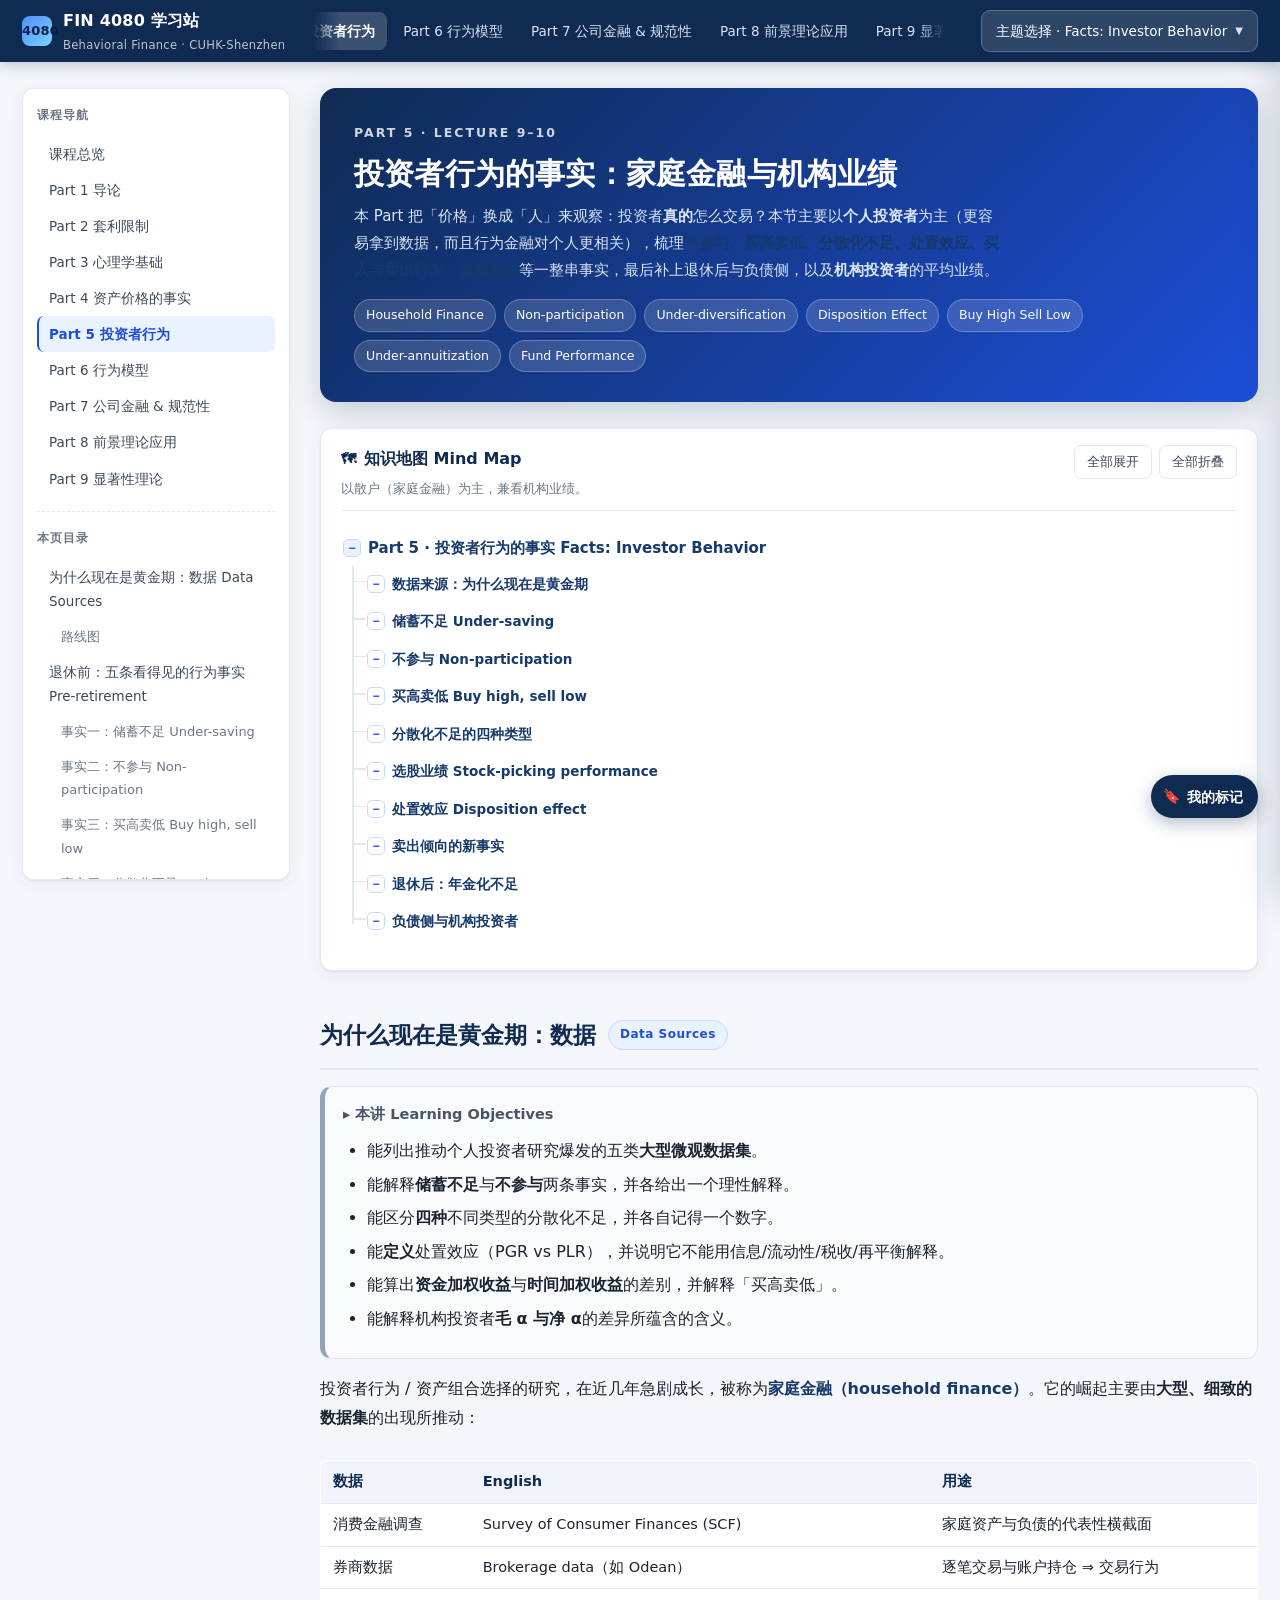
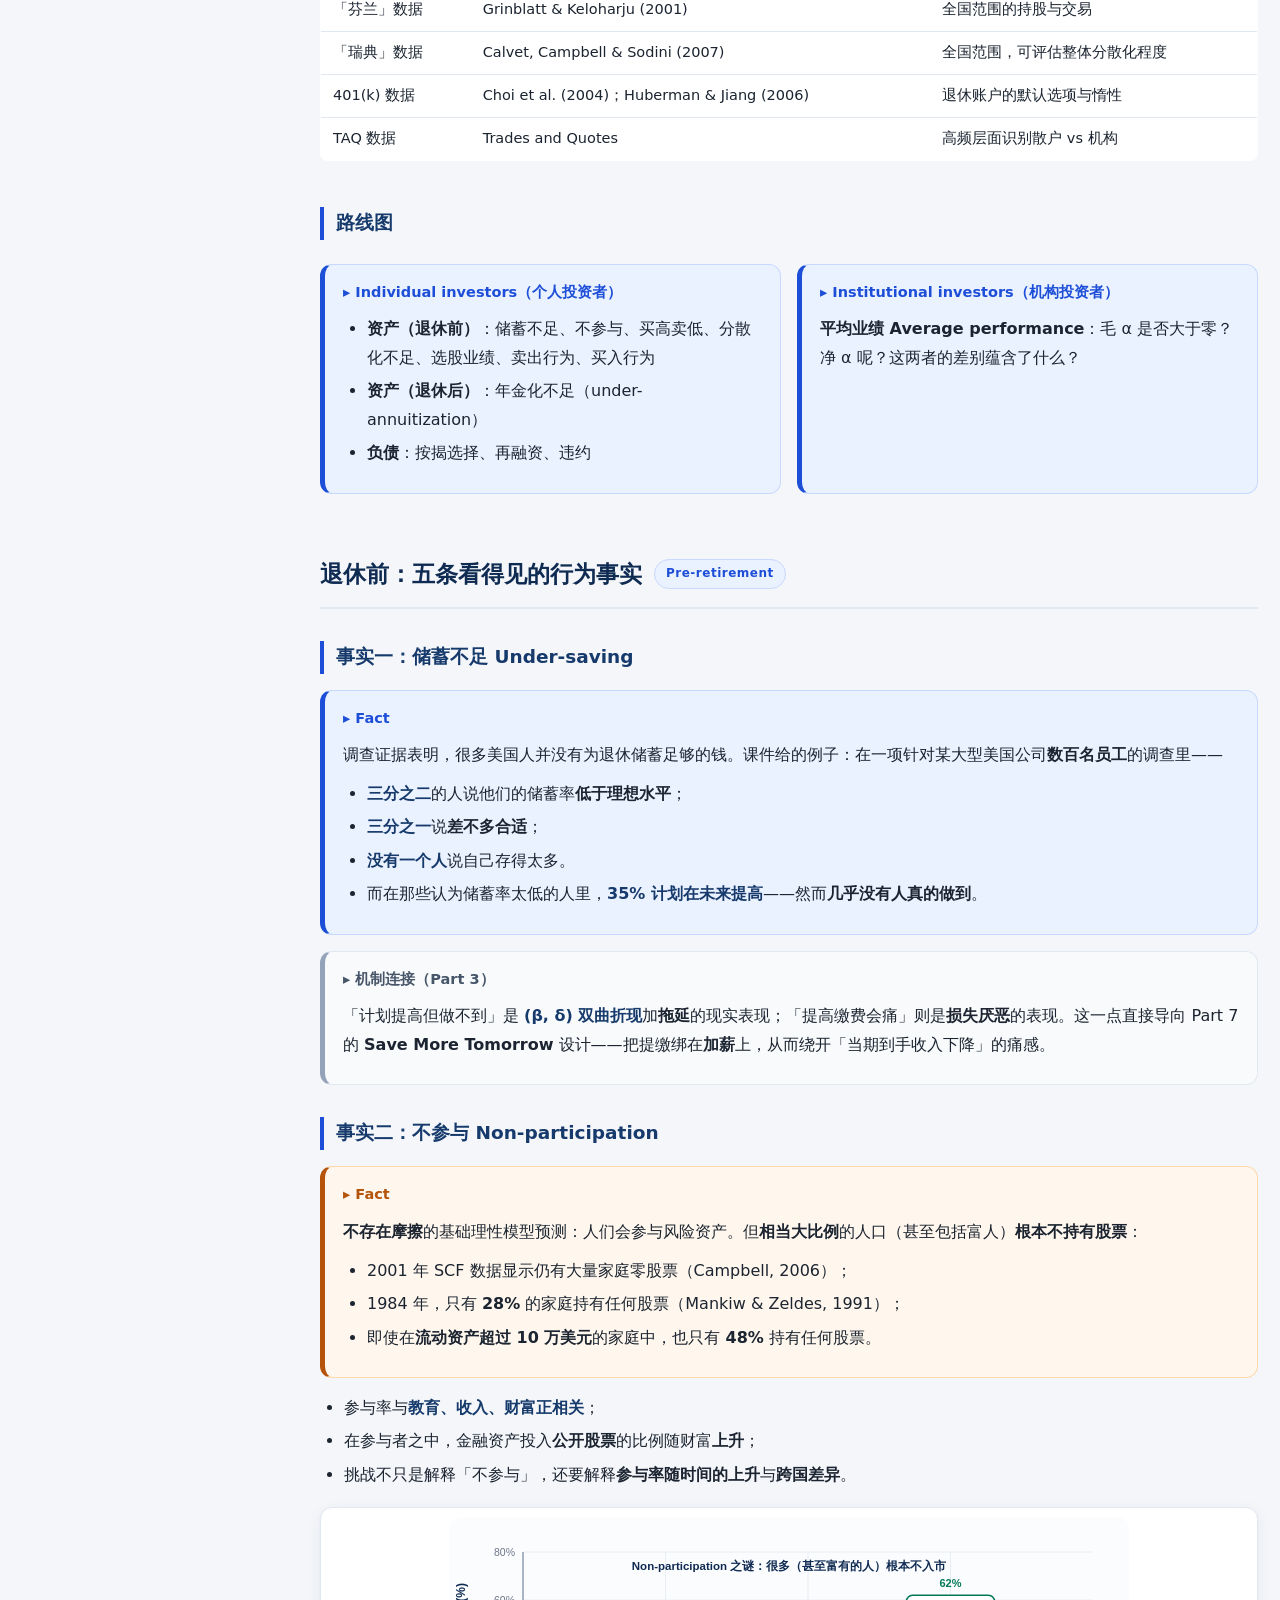
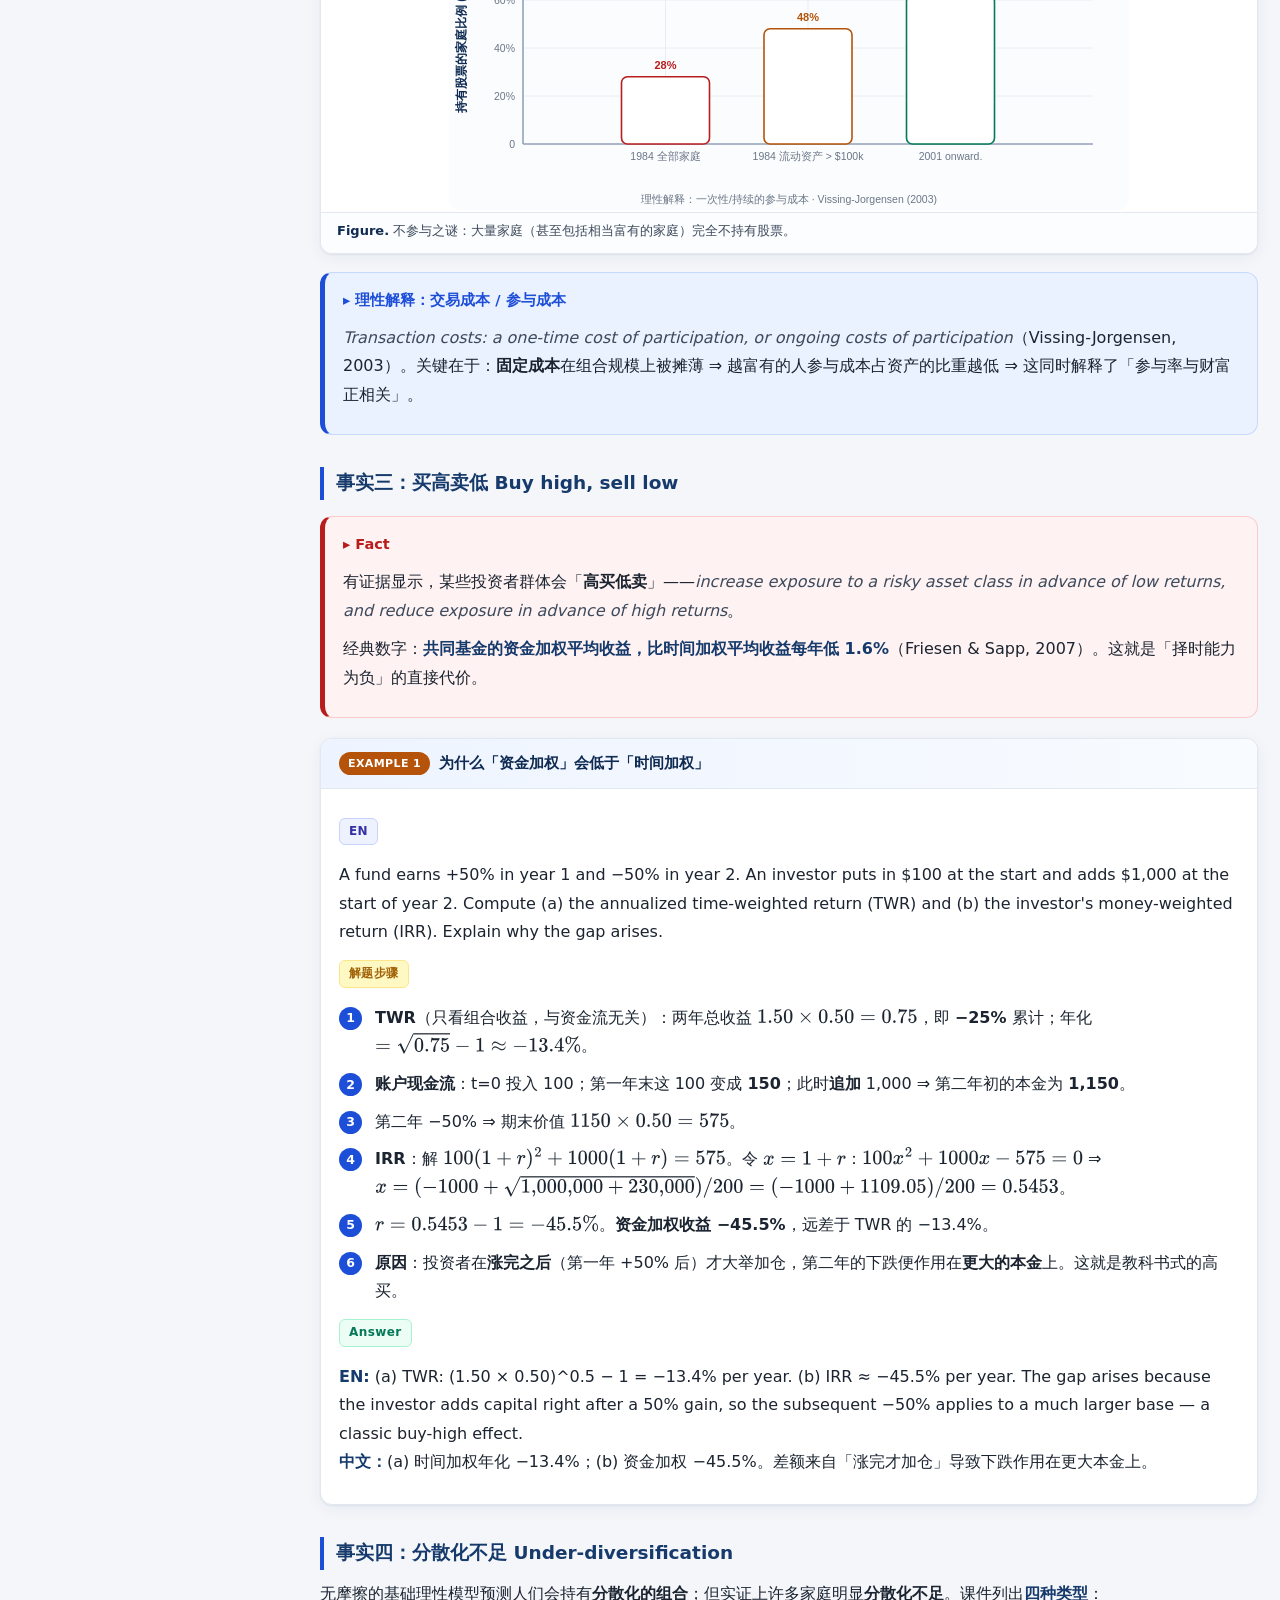
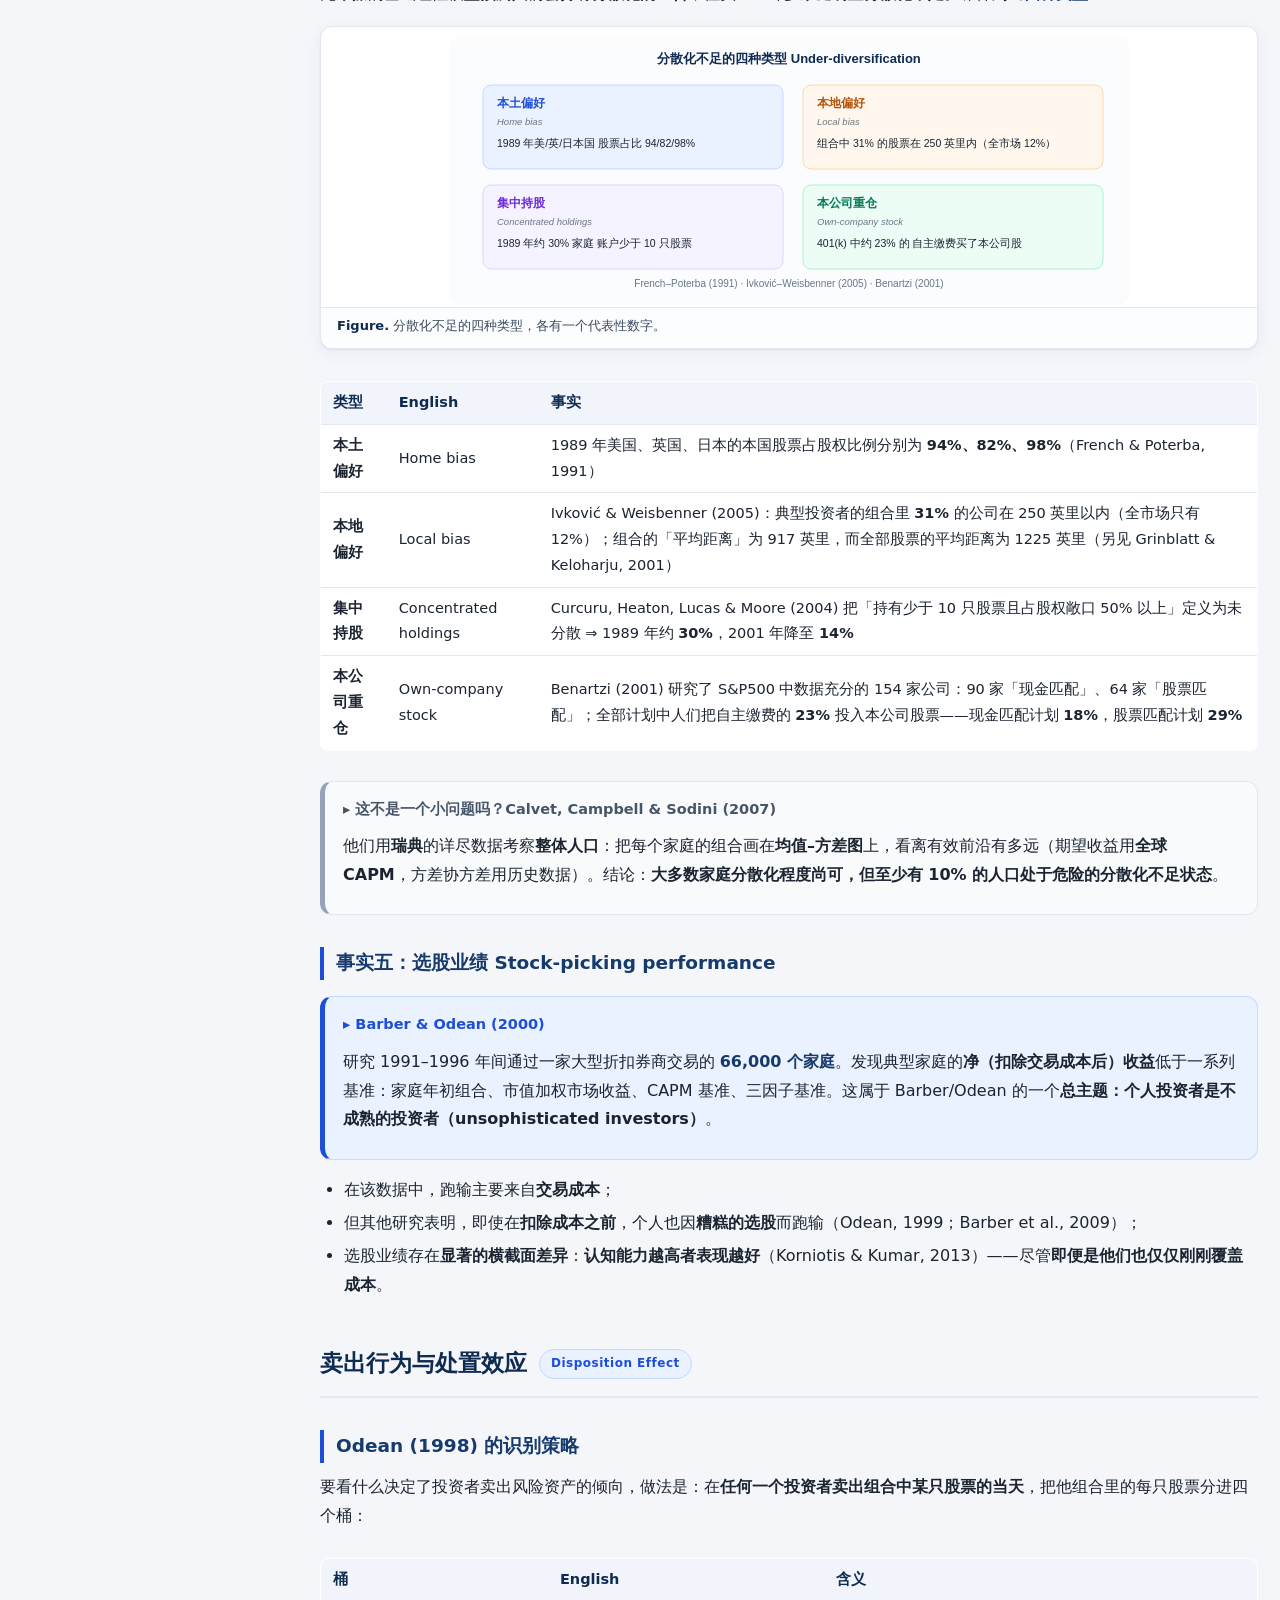
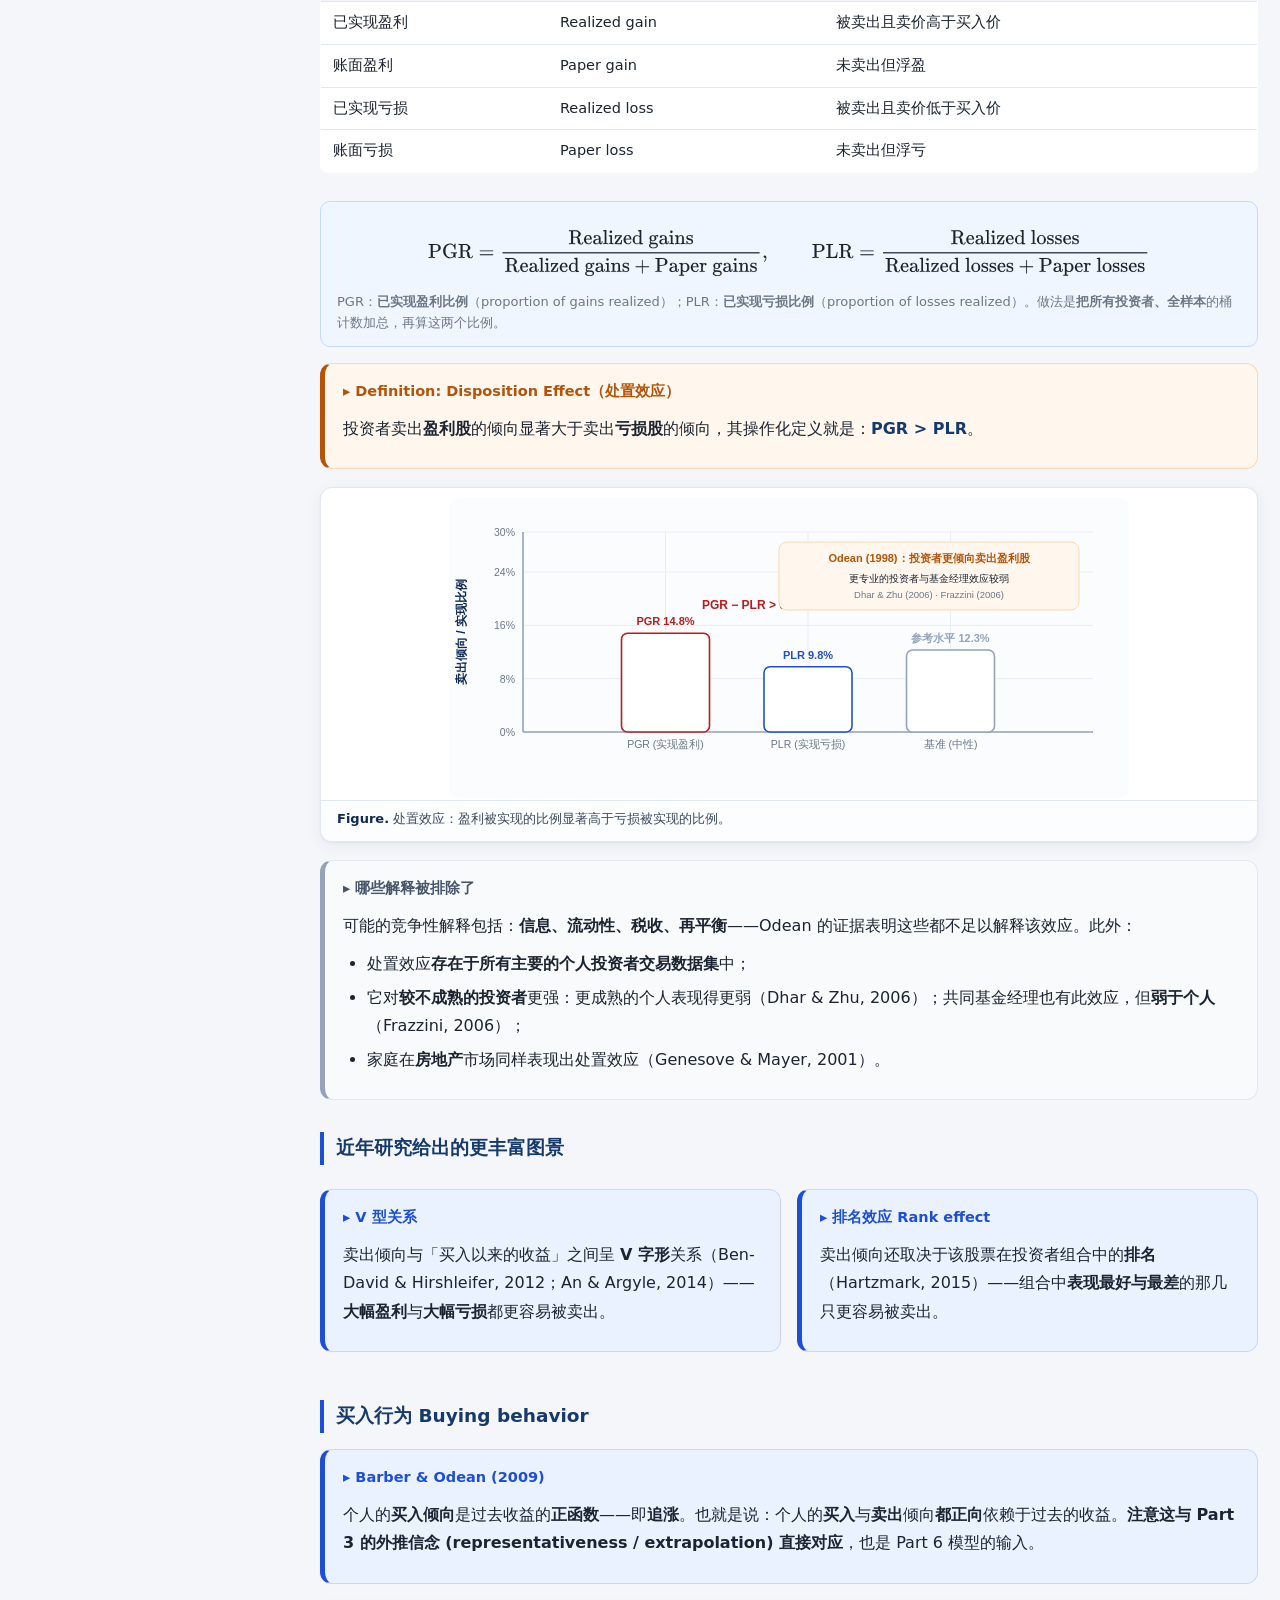
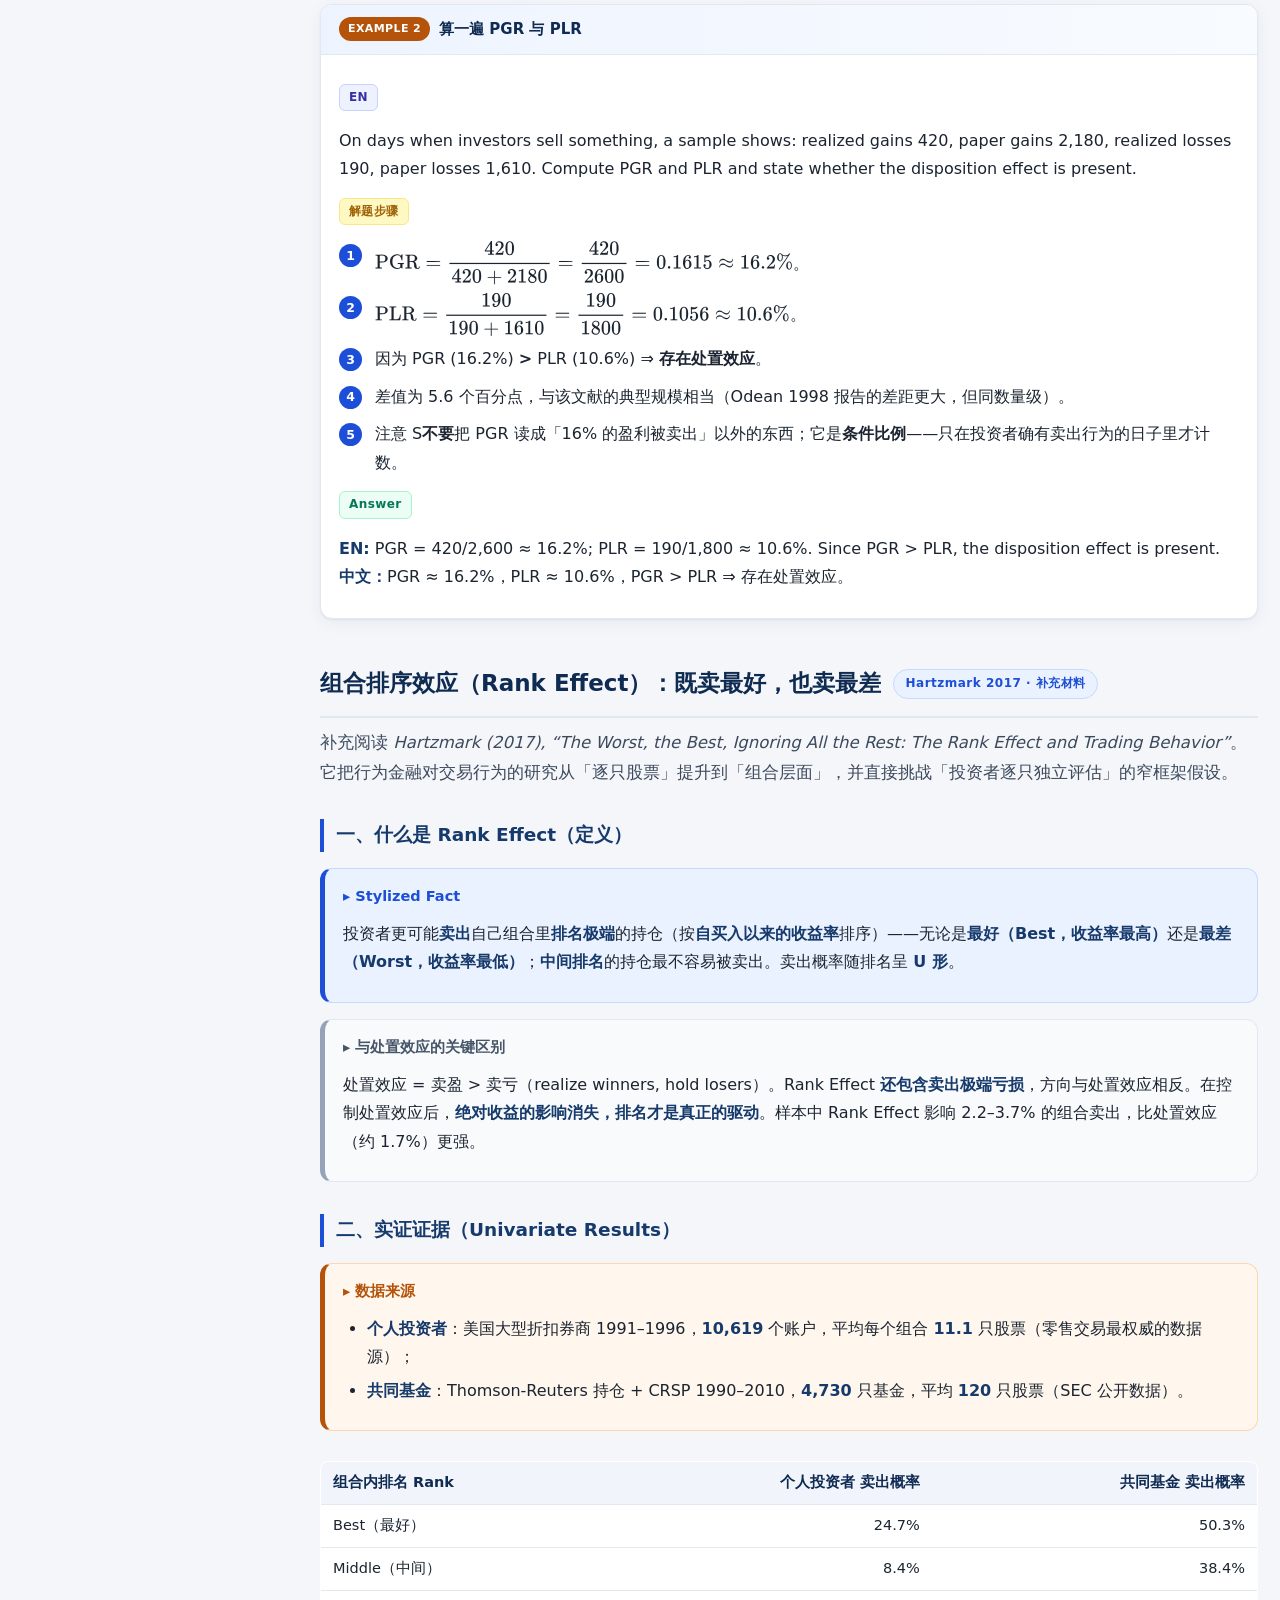
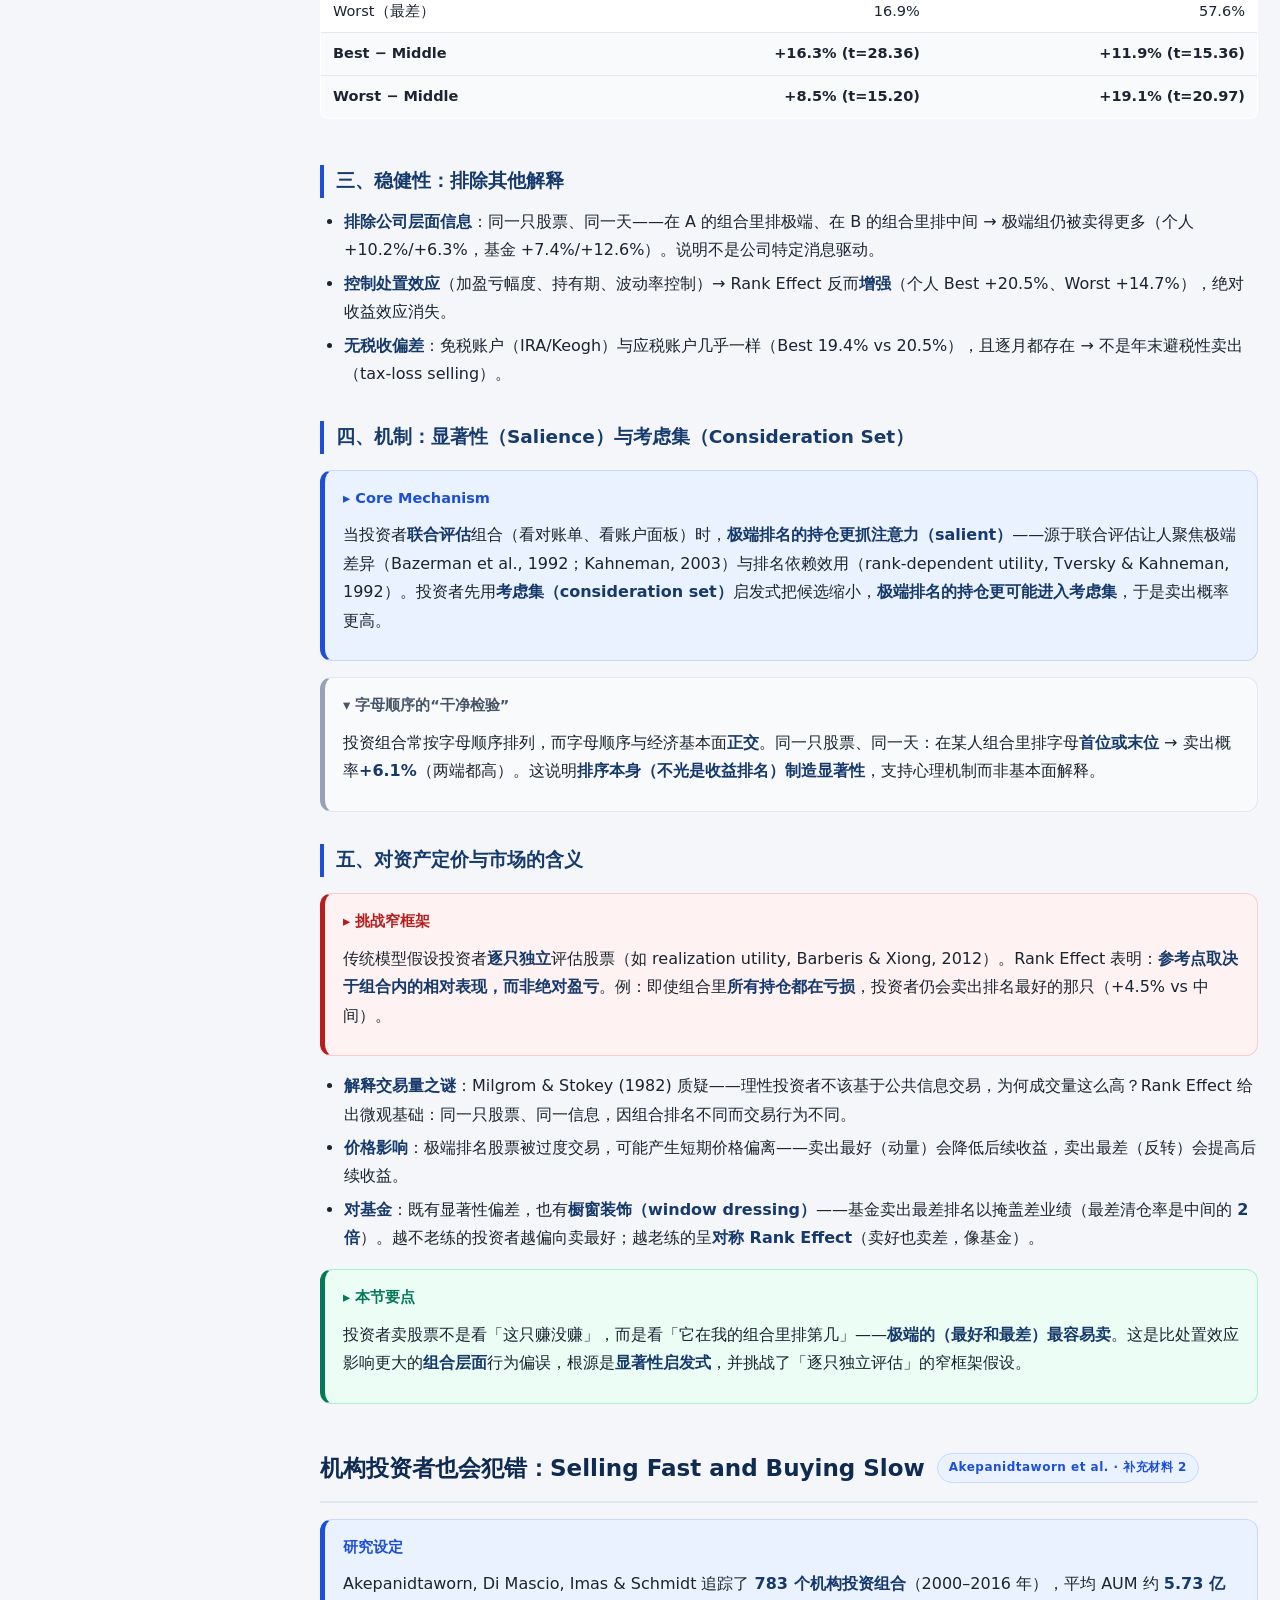
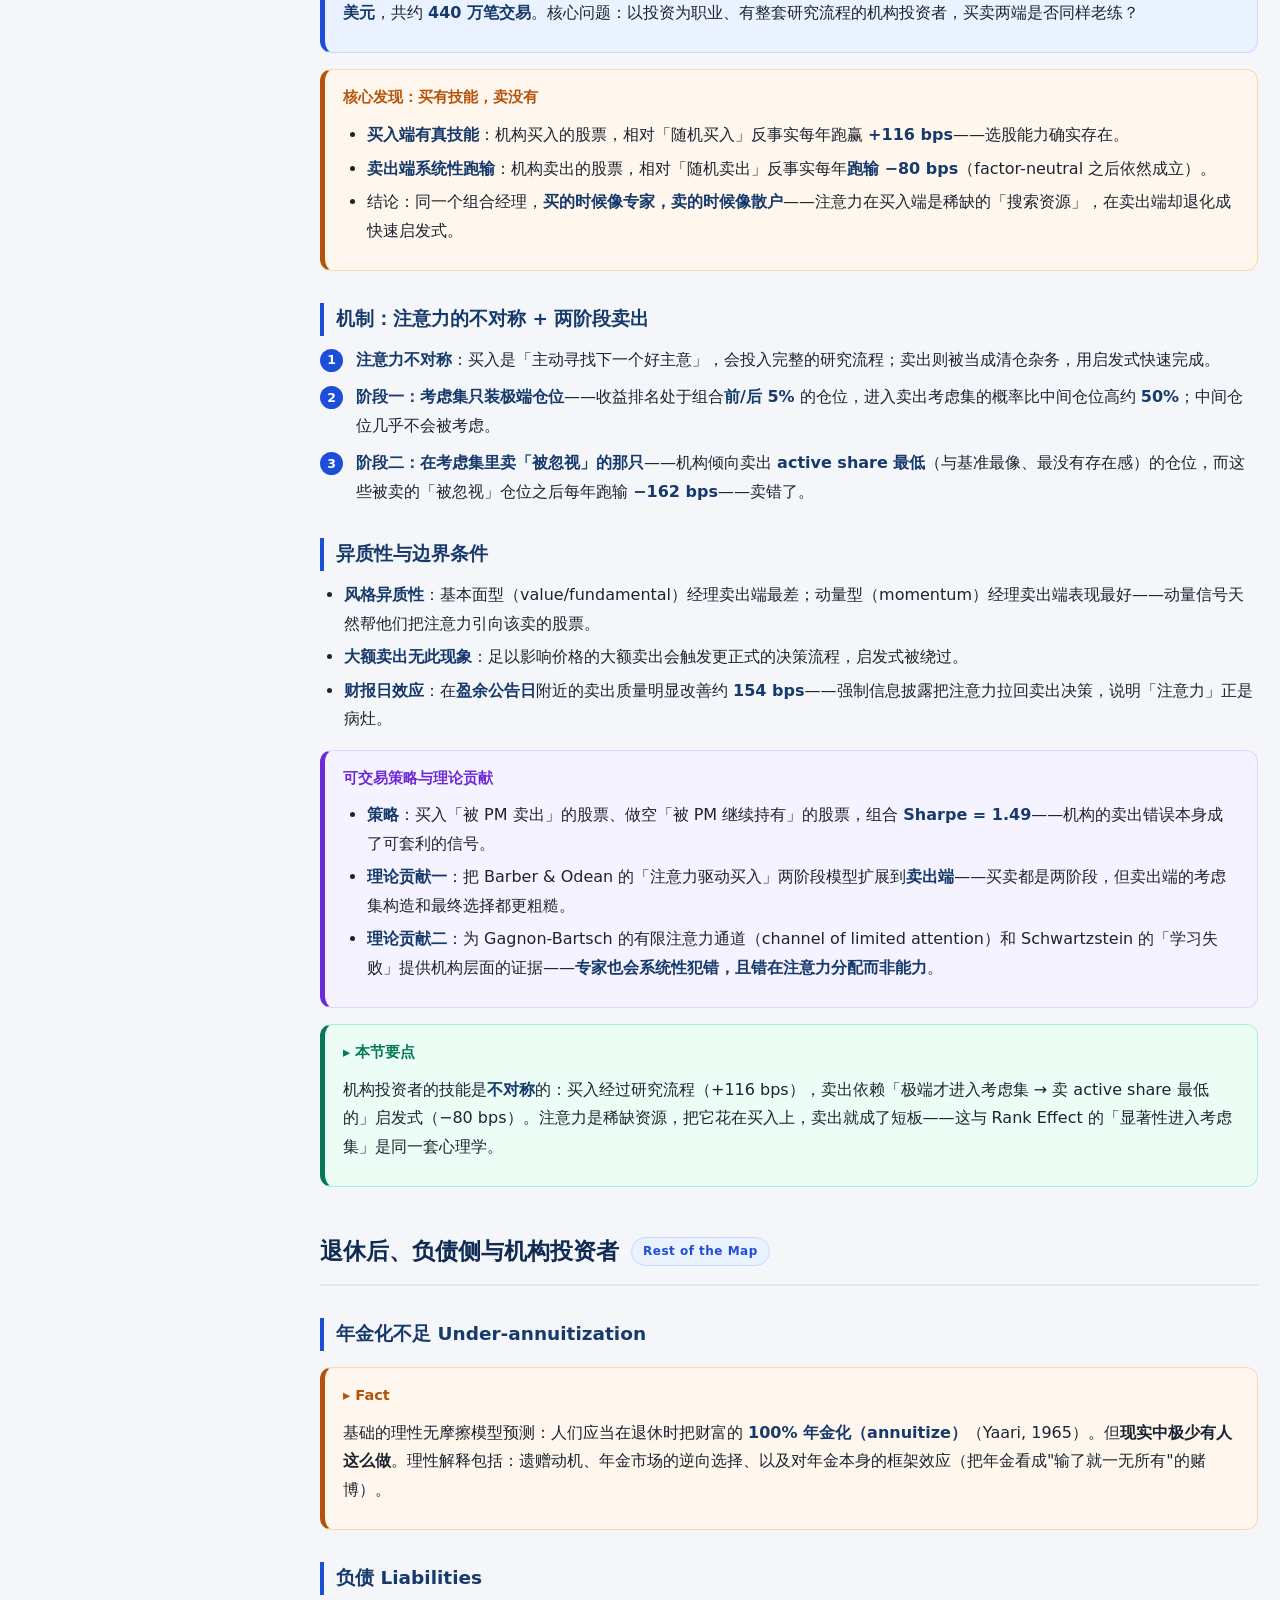
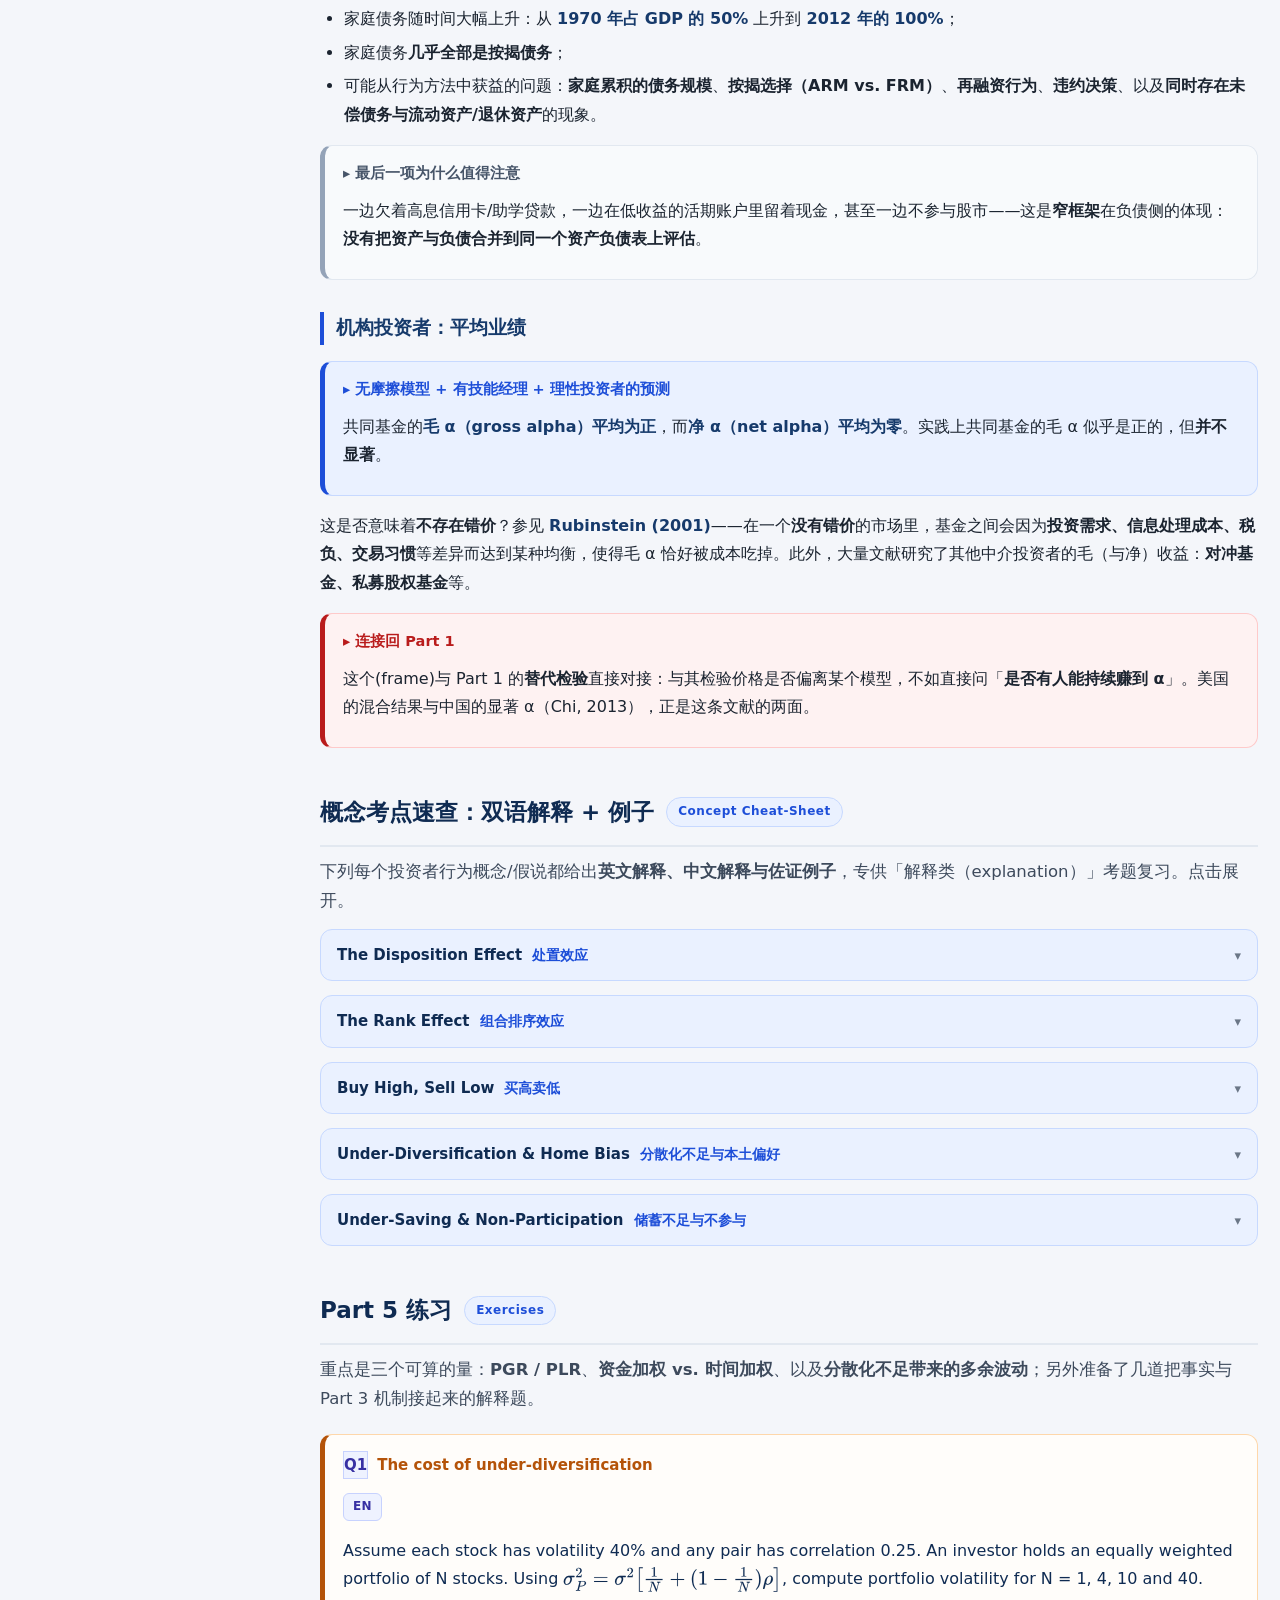
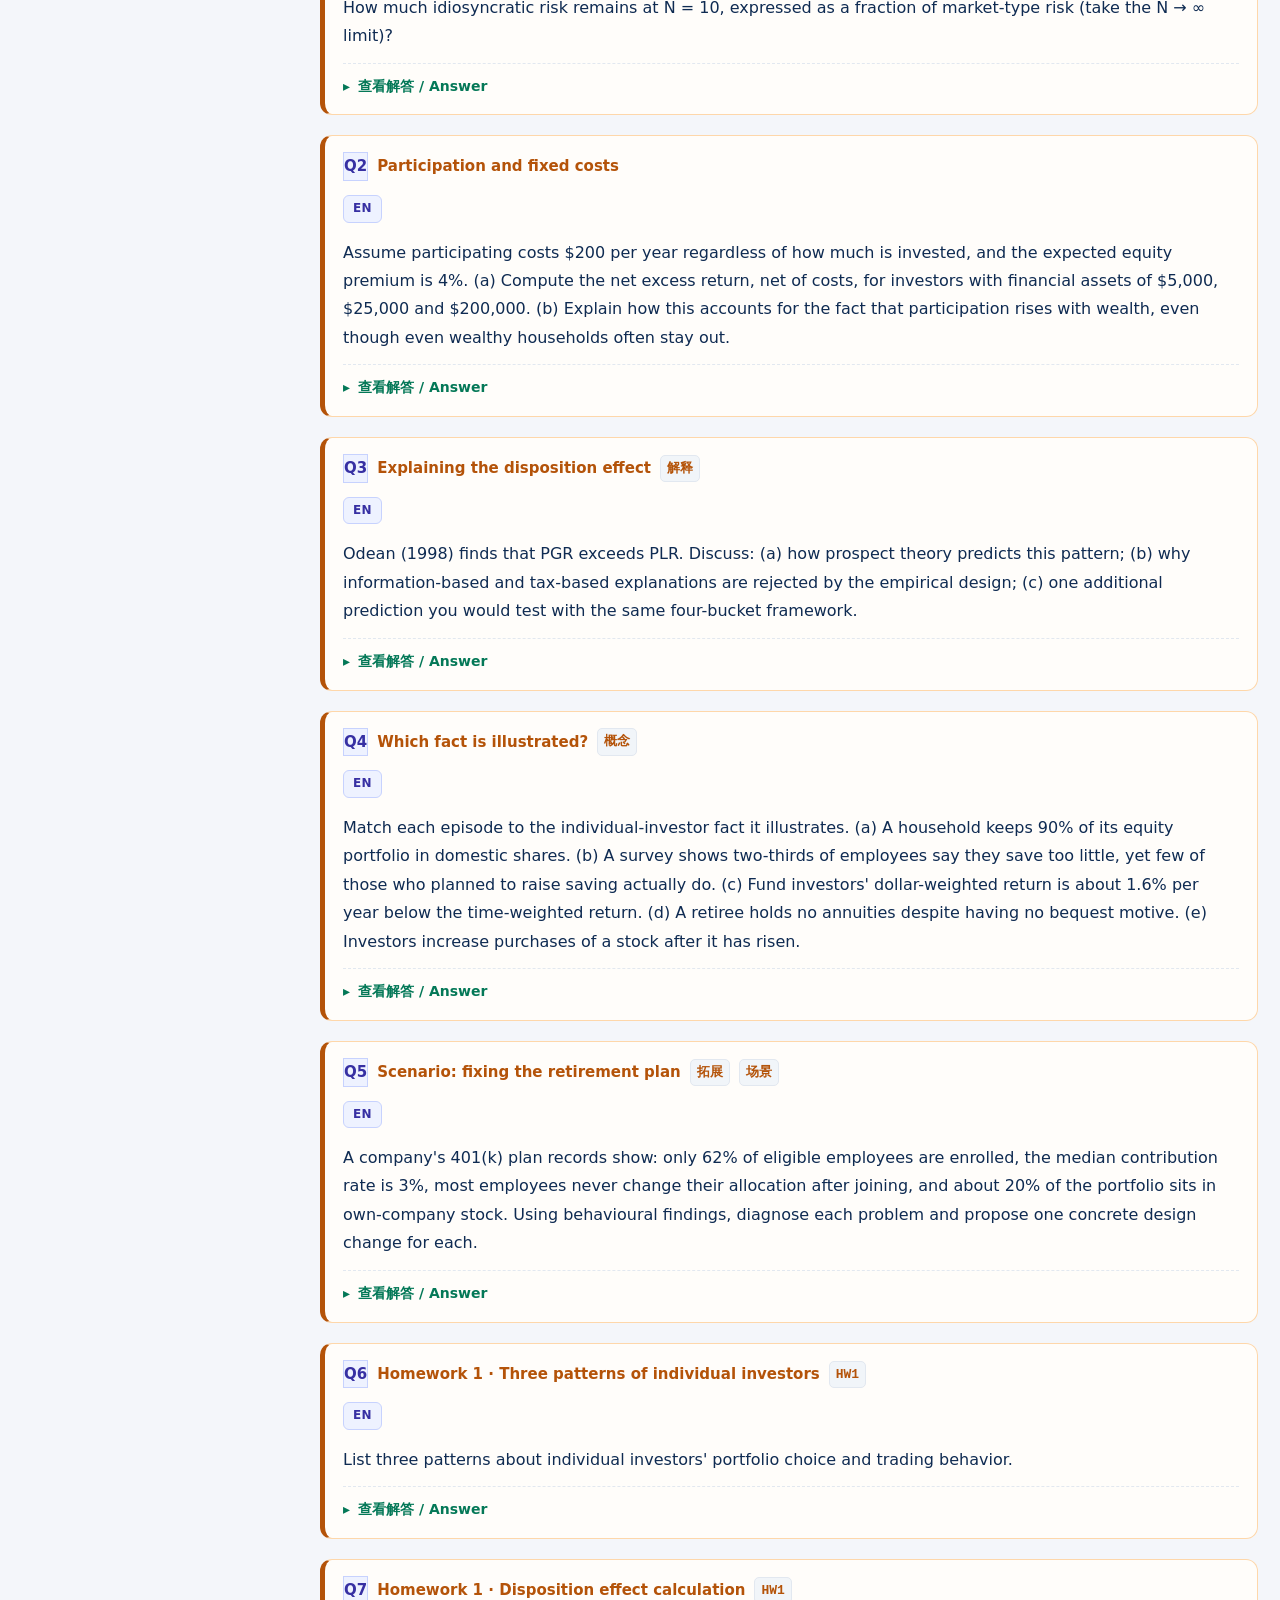
<file: part5-investor-behavior.html>
<!DOCTYPE html>
<html lang="zh-CN">
<head>
<meta property="og:title" content="FIN4080 行为金融学学习站"><meta property="og:description" content="CUHK-SZ FIN4080 行为金融学课程学习站：9 个 Part 的讲解、SVG 图示、自测练习与个人进度记录"><meta name="description" content="CUHK-SZ FIN4080 行为金融学课程学习站：9 个 Part 的讲解、SVG 图示、自测练习与个人进度记录"><meta property="og:image" content="https://lf3-static.bytednsdoc.com/obj/eden-cn/ylcylz_fsph_ryhs/ljhwZthlaukjlkulzlp/feisuda/avatar/7.svg"><link rel="icon" href="https://lf3-static.bytednsdoc.com/obj/eden-cn/ylcylz_fsph_ryhs/ljhwZthlaukjlkulzlp/feisuda/avatar/7.svg">
<meta charset="UTF-8">
<meta name="viewport" content="width=device-width, initial-scale=1.0">
    <meta name="robots" content="noindex, nofollow, noarchive, noimageindex">
    <meta name="googlebot" content="noindex, nofollow">
    <meta name="referrer" content="no-referrer">
<title>FIN4080 行为金融学学习站</title>
<link rel="stylesheet" href="assets/style.css">
<script>
window.MathJax = {
  tex: { inlineMath: [['\\(','\\)']], displayMath: [['\\[','\\]']] },
  svg: { fontCache: 'global' },
  options: { skipHtmlTags: ['script','noscript','style','textarea','pre','code'] }
};
</script>
<script src="assets/tex-mml-svg.js" id="MathJax-script" async></script>
<script>
/* Fallback: 若本地 MathJax 包不可用，从 jsDelivr 兜底加载。 */
(function () {
  function loadCdn() {
    if (window.MathJax && window.MathJax.startup) return;
    var s = document.createElement('script');
    s.src = 'https://cdn.jsdelivr.net/npm/mathjax@3.2.2/es5/tex-mml-svg.js';
    s.async = true;
    document.head.appendChild(s);
  }
  window.addEventListener('load', function () { setTimeout(loadCdn, 400); });
})();
</script>
    <script src="assets/figures.js"></script>
    <script src="assets/mindmap.js"></script>
    <script src="assets/marks.js?v=20261017a"></script>
</head>
<body data-page="part5" data-root="">

<header id="site-topbar"></header>

<div class="layout">
  <aside class="toc" id="site-toc"></aside>
  <main>

    <div class="hero">
      <div class="kicker">Part 5 · Lecture 9–10</div>
      <h1>投资者行为的事实：家庭金融与机构业绩</h1>
      <p>本 Part 把「价格」换成「人」来观察：投资者<b>真的</b>怎么交易？本节主要以<b>个人投资者</b>为主（更容易拿到数据，而且行为金融对个人更相关），梳理<strong>不参与、买高卖低、分散化不足、处置效应、买入与卖出行为、选股业绩</strong>等一整串事实，最后补上退休后与负债侧，以及<b>机构投资者</b>的平均业绩。</p>
      <div class="tags">
        <span>Household Finance</span><span>Non-participation</span><span>Under-diversification</span><span>Disposition Effect</span><span>Buy High Sell Low</span><span>Under-annuitization</span><span>Fund Performance</span>
      </div>
    </div>

    <div id="mindmap-host"></div>

    <!-- ============ S1 ============ -->
    <section id="overview">
      <h2 class="sec">为什么现在是黄金期：数据 <span class="badge">Data Sources</span></h2>

      <div class="box note">
        <div class="box-title">▸ 本讲 Learning Objectives</div>
        <ul>
          <li>能列出推动个人投资者研究爆发的五类<b>大型微观数据集</b>。</li>
          <li>能解释<b>储蓄不足</b>与<b>不参与</b>两条事实，并各给出一个理性解释。</li>
          <li>能区分<b>四种</b>不同类型的分散化不足，并各自记得一个数字。</li>
          <li>能<b>定义</b>处置效应（PGR vs PLR），并说明它不能用信息/流动性/税收/再平衡解释。</li>
          <li>能算出<b>资金加权收益</b>与<b>时间加权收益</b>的差别，并解释「买高卖低」。</li>
          <li>能解释机构投资者<b>毛 α 与净 α</b>的差异所蕴含的含义。</li>
        </ul>
      </div>

      <p>投资者行为 / 资产组合选择的研究，在近几年急剧成长，被称为<strong>家庭金融（household finance）</strong>。它的崛起主要由<b>大型、细致的数据集</b>的出现所推动：</p>

      <div class="tablewrap">
      <table class="data">
        <thead><tr><th>数据</th><th>English</th><th>用途</th></tr></thead>
        <tbody>
          <tr><td>消费金融调查</td><td>Survey of Consumer Finances (SCF)</td><td>家庭资产与负债的代表性横截面</td></tr>
          <tr><td>券商数据</td><td>Brokerage data（如 Odean）</td><td>逐笔交易与账户持仓 ⇒ 交易行为</td></tr>
          <tr><td>「芬兰」数据</td><td>Grinblatt &amp; Keloharju (2001)</td><td>全国范围的持股与交易</td></tr>
          <tr><td>「瑞典」数据</td><td>Calvet, Campbell &amp; Sodini (2007)</td><td>全国范围，可评估整体分散化程度</td></tr>
          <tr><td>401(k) 数据</td><td>Choi et al. (2004)；Huberman &amp; Jiang (2006)</td><td>退休账户的默认选项与惰性</td></tr>
          <tr><td>TAQ 数据</td><td>Trades and Quotes</td><td>高频层面识别散户 vs 机构</td></tr>
        </tbody>
      </table>
      </div>

      <h3 class="sub">路线图</h3>
      <div class="grid2">
        <div class="box def">
          <div class="box-title">▸ Individual investors（个人投资者）</div>
          <ul>
            <li><b>资产（退休前）</b>：储蓄不足、不参与、买高卖低、分散化不足、选股业绩、卖出行为、买入行为</li>
            <li><b>资产（退休后）</b>：年金化不足（under-annuitization）</li>
            <li><b>负债</b>：按揭选择、再融资、违约</li>
          </ul>
        </div>
        <div class="box def">
          <div class="box-title">▸ Institutional investors（机构投资者）</div>
          <p><b>平均业绩 Average performance</b>：毛 α 是否大于零？净 α 呢？这两者的差别蕴含了什么？</p>
        </div>
      </div>
    </section>

    <!-- ============ S2 ============ -->
    <section id="pre-retirement">
      <h2 class="sec">退休前：五条看得见的行为事实 <span class="badge">Pre-retirement</span></h2>

      <h3 class="sub">事实一：储蓄不足 Under-saving</h3>
      <div class="box def">
        <div class="box-title">▸ Fact</div>
        <p>调查证据表明，很多美国人并没有为退休储蓄足够的钱。课件给的例子：在一项针对某大型美国公司<b>数百名员工</b>的调查里——</p>
        <ul>
          <li><strong>三分之二</strong>的人说他们的储蓄率<b>低于理想水平</b>；</li>
          <li><strong>三分之一</strong>说<b>差不多合适</b>；</li>
          <li><strong>没有一个人</strong>说自己存得太多。</li>
          <li>而在那些认为储蓄率太低的人里，<strong>35% 计划在未来提高</strong>——然而<b>几乎没有人真的做到</b>。</li>
        </ul>
      </div>
      <div class="box note">
        <div class="box-title">▸ 机制连接（Part 3）</div>
        <p>「计划提高但做不到」是 <strong>(β, δ) 双曲折现</strong>加<b>拖延</b>的现实表现；「提高缴费会痛」则是<b>损失厌恶</b>的表现。这一点直接导向 Part 7 的 <b>Save More Tomorrow</b> 设计——把提缴绑在<b>加薪</b>上，从而绕开「当期到手收入下降」的痛感。</p>
      </div>

      <h3 class="sub">事实二：不参与 Non-participation</h3>
      <div class="box key">
        <div class="box-title">▸ Fact</div>
        <p><b>不存在摩擦</b>的基础理性模型预测：人们会参与风险资产。但<b>相当大比例</b>的人口（甚至包括富人）<b>根本不持有股票</b>：</p>
        <ul>
          <li>2001 年 SCF 数据显示仍有大量家庭零股票（Campbell, 2006）；</li>
          <li>1984 年，只有 <b>28%</b> 的家庭持有任何股票（Mankiw &amp; Zeldes, 1991）；</li>
          <li>即使在<b>流动资产超过 10 万美元</b>的家庭中，也只有 <b>48%</b> 持有任何股票。</li>
        </ul>
      </div>
      <ul>
        <li>参与率与<strong>教育、收入、财富正相关</strong>；</li>
        <li>在参与者之中，金融资产投入<b>公开股票</b>的比例随财富<b>上升</b>；</li>
        <li>挑战不只是解释「不参与」，还要解释<b>参与率随时间的上升</b>与<b>跨国差异</b>。</li>
      </ul>

      <div class="fig" data-fig="participation" data-cap="不参与之谜：大量家庭（甚至包括相当富有的家庭）完全不持有股票。"></div>

      <div class="box def">
        <div class="box-title">▸ 理性解释：交易成本 / 参与成本</div>
        <p><em>Transaction costs: a one-time cost of participation, or ongoing costs of participation</em>（Vissing-Jorgensen, 2003）。关键在于：<b>固定成本</b>在组合规模上被摊薄 ⇒ 越富有的人参与成本占资产的比重越低 ⇒ 这同时解释了「参与率与财富正相关」。</p>
      </div>

      <h3 class="sub">事实三：买高卖低 Buy high, sell low</h3>
      <div class="box warn">
        <div class="box-title">▸ Fact</div>
        <p>有证据显示，某些投资者群体会「<b>高买低卖</b>」——<em>increase exposure to a risky asset class in advance of low returns, and reduce exposure in advance of high returns</em>。</p>
        <p>经典数字：<strong>共同基金的资金加权平均收益，比时间加权平均收益每年低 1.6%</strong>（Friesen &amp; Sapp, 2007）。这就是「择时能力为负」的直接代价。</p>
      </div>

      <div class="example">
        <div class="ex-head"><span class="pill q">EXAMPLE 1</span> 为什么「资金加权」会低于「时间加权」</div>
        <div class="ex-body">
          <div class="q-block">
            <span class="lbl lbl-en">EN</span>
            <p class="en-q">A fund earns +50% in year 1 and −50% in year 2. An investor puts in $100 at the start and adds $1,000 at the start of year 2. Compute (a) the annualized time-weighted return (TWR) and (b) the investor's money-weighted return (IRR). Explain why the gap arises.</p>
          </div>
          <div class="q-block">
            <span class="lbl lbl-step">解题步骤</span>
            <ol class="steps">
              <li><b>TWR</b>（只看组合收益，与资金流无关）：两年总收益 \(1.50\times0.50=0.75\)，即 <b>−25%</b> 累计；年化 \(=\sqrt{0.75}-1\approx-13.4\%\)。</li>
              <li><b>账户现金流</b>：t=0 投入 100；第一年末这 100 变成 <b>150</b>；此时<b>追加</b> 1,000 ⇒ 第二年初的本金为 <b>1,150</b>。</li>
              <li>第二年 −50% ⇒ 期末价值 \(1150\times0.50=575\)。</li>
              <li><b>IRR</b>：解 \(100(1+r)^2+1000(1+r)=575\)。令 \(x=1+r\)：\(100x^2+1000x-575=0\) ⇒ \(x=(-1000+\sqrt{1{,}000{,}000+230{,}000})/200=(-1000+1109.05)/200=0.5453\)。</li>
              <li>\(r=0.5453-1=-45.5\%\)。<b>资金加权收益 −45.5%</b>，远差于 TWR 的 −13.4%。</li>
              <li><b>原因</b>：投资者在<b>涨完之后</b>（第一年 +50% 后）才大举加仓，第二年的下跌便作用在<b>更大的本金</b>上。这就是教科书式的高买。</li>
            </ol>
          </div>
          <div class="q-block">
            <span class="lbl lbl-ans">Answer</span>
            <p><strong>EN:</strong> (a) TWR: (1.50 × 0.50)^0.5 − 1 = −13.4% per year. (b) IRR ≈ −45.5% per year. The gap arises because the investor adds capital right after a 50% gain, so the subsequent −50% applies to a much larger base — a classic buy-high effect.<br><strong>中文：</strong>(a) 时间加权年化 −13.4%；(b) 资金加权 −45.5%。差额来自「涨完才加仓」导致下跌作用在更大本金上。</p>
          </div>
        </div>
      </div>

      <h3 class="sub">事实四：分散化不足 Under-diversification</h3>
      <p>无摩擦的基础理性模型预测人们会持有<b>分散化的组合</b>；但实证上许多家庭明显<b>分散化不足</b>。课件列出<strong>四种类型</strong>：</p>

      <div class="fig" data-fig="under_diversification" data-cap="分散化不足的四种类型，各有一个代表性数字。"></div>

      <div class="tablewrap">
      <table class="data">
        <thead><tr><th>类型</th><th>English</th><th>事实</th></tr></thead>
        <tbody>
          <tr><td><b>本土偏好</b></td><td>Home bias</td><td>1989 年美国、英国、日本的本国股票占股权比例分别为 <b>94%、82%、98%</b>（French &amp; Poterba, 1991）</td></tr>
          <tr><td><b>本地偏好</b></td><td>Local bias</td><td>Ivković &amp; Weisbenner (2005)：典型投资者的组合里 <b>31%</b> 的公司在 250 英里以内（全市场只有 12%）；组合的「平均距离」为 917 英里，而全部股票的平均距离为 1225 英里（另见 Grinblatt &amp; Keloharju, 2001）</td></tr>
          <tr><td><b>集中持股</b></td><td>Concentrated holdings</td><td>Curcuru, Heaton, Lucas &amp; Moore (2004) 把「持有少于 10 只股票且占股权敞口 50% 以上」定义为未分散 ⇒ 1989 年约 <b>30%</b>，2001 年降至 <b>14%</b></td></tr>
          <tr><td><b>本公司重仓</b></td><td>Own-company stock</td><td>Benartzi (2001) 研究了 S&amp;P500 中数据充分的 154 家公司：90 家「现金匹配」、64 家「股票匹配」；全部计划中人们把自主缴费的 <b>23%</b> 投入本公司股票——现金匹配计划 <b>18%</b>，股票匹配计划 <b>29%</b></td></tr>
        </tbody>
      </table>
      </div>

      <div class="box note">
        <div class="box-title">▸ 这不是一个小问题吗？Calvet, Campbell &amp; Sodini (2007)</div>
        <p>他们用<b>瑞典</b>的详尽数据考察<b>整体人口</b>：把每个家庭的组合画在<b>均值–方差图</b>上，看离有效前沿有多远（期望收益用<b>全球 CAPM</b>，方差协方差用历史数据）。结论：<b>大多数家庭分散化程度尚可，但至少有 10% 的人口处于危险的分散化不足状态</b>。</p>
      </div>

      <h3 class="sub">事实五：选股业绩 Stock-picking performance</h3>
      <div class="box def">
        <div class="box-title">▸ Barber &amp; Odean (2000)</div>
        <p>研究 1991–1996 年间通过一家大型折扣券商交易的 <strong>66,000 个家庭</strong>。发现典型家庭的<b>净（扣除交易成本后）收益</b>低于一系列基准：家庭年初组合、市值加权市场收益、CAPM 基准、三因子基准。这属于 Barber/Odean 的一个<b>总主题：个人投资者是不成熟的投资者（unsophisticated investors）</b>。</p>
      </div>
      <ul>
        <li>在该数据中，跑输主要来自<b>交易成本</b>；</li>
        <li>但其他研究表明，即使在<b>扣除成本之前</b>，个人也因<b>糟糕的选股</b>而跑输（Odean, 1999；Barber et al., 2009）；</li>
        <li>选股业绩存在<b>显著的横截面差异</b>：<b>认知能力越高者表现越好</b>（Korniotis &amp; Kumar, 2013）——尽管<b>即便是他们也仅仅刚刚覆盖成本</b>。</li>
      </ul>
    </section>

    <!-- ============ S3 ============ -->
    <section id="selling">
      <h2 class="sec">卖出行为与处置效应 <span class="badge">Disposition Effect</span></h2>

      <h3 class="sub">Odean (1998) 的识别策略</h3>
      <p>要看什么决定了投资者卖出风险资产的倾向，做法是：在<b>任何一个投资者卖出组合中某只股票的当天</b>，把他组合里的每只股票分进四个桶：</p>

      <div class="tablewrap">
      <table class="data">
        <thead><tr><th>桶</th><th>English</th><th>含义</th></tr></thead>
        <tbody>
          <tr><td>已实现盈利</td><td>Realized gain</td><td>被卖出且卖价高于买入价</td></tr>
          <tr><td>账面盈利</td><td>Paper gain</td><td>未卖出但浮盈</td></tr>
          <tr><td>已实现亏损</td><td>Realized loss</td><td>被卖出且卖价低于买入价</td></tr>
          <tr><td>账面亏损</td><td>Paper loss</td><td>未卖出但浮亏</td></tr>
        </tbody>
      </table>
      </div>

      <div class="formula hi">
        \[\text{PGR}=\frac{\text{Realized gains}}{\text{Realized gains}+\text{Paper gains}},\qquad
        \text{PLR}=\frac{\text{Realized losses}}{\text{Realized losses}+\text{Paper losses}}\]
        <div class="fnote">PGR：<b>已实现盈利比例</b>（proportion of gains realized）；PLR：<b>已实现亏损比例</b>（proportion of losses realized）。做法是<b>把所有投资者、全样本</b>的桶计数加总，再算这两个比例。</div>
      </div>

      <div class="box key">
        <div class="box-title">▸ Definition: Disposition Effect（处置效应）</div>
        <p>投资者卖出<b>盈利股</b>的倾向显著大于卖出<b>亏损股</b>的倾向，其操作化定义就是：<strong>PGR &gt; PLR</strong>。</p>
      </div>

      <div class="fig" data-fig="disposition" data-cap="处置效应：盈利被实现的比例显著高于亏损被实现的比例。"></div>

      <div class="box note">
        <div class="box-title">▸ 哪些解释被排除了</div>
        <p>可能的竞争性解释包括：<b>信息、流动性、税收、再平衡</b>——Odean 的证据表明这些都不足以解释该效应。此外：</p>
        <ul>
          <li>处置效应<b>存在于所有主要的个人投资者交易数据集</b>中；</li>
          <li>它对<b>较不成熟的投资者</b>更强：更成熟的个人表现得更弱（Dhar &amp; Zhu, 2006）；共同基金经理也有此效应，但<b>弱于个人</b>（Frazzini, 2006）；</li>
          <li>家庭在<b>房地产</b>市场同样表现出处置效应（Genesove &amp; Mayer, 2001）。</li>
        </ul>
      </div>

      <h3 class="sub">近年研究给出的更丰富图景</h3>
      <div class="grid2">
        <div class="box def">
          <div class="box-title">▸ V 型关系</div>
          <p>卖出倾向与「买入以来的收益」之间呈 <b>V 字形</b>关系（Ben-David &amp; Hirshleifer, 2012；An &amp; Argyle, 2014）——<b>大幅盈利</b>与<b>大幅亏损</b>都更容易被卖出。</p>
        </div>
        <div class="box def">
          <div class="box-title">▸ 排名效应 Rank effect</div>
          <p>卖出倾向还取决于该股票在投资者组合中的<b>排名</b>（Hartzmark, 2015）——组合中<b>表现最好与最差</b>的那几只更容易被卖出。</p>
        </div>
      </div>

      <h3 class="sub">买入行为 Buying behavior</h3>
      <div class="box def">
        <div class="box-title">▸ Barber &amp; Odean (2009)</div>
        <p>个人的<b>买入倾向</b>是过去收益的<b>正函数</b>——即<b>追涨</b>。也就是说：个人的<b>买入</b>与<b>卖出</b>倾向<b>都正向</b>依赖于过去的收益。<b>注意这与 Part 3 的外推信念 (representativeness / extrapolation) 直接对应</b>，也是 Part 6 模型的输入。</p>
      </div>

      <div class="example">
        <div class="ex-head"><span class="pill q">EXAMPLE 2</span> 算一遍 PGR 与 PLR</div>
        <div class="ex-body">
          <div class="q-block">
            <span class="lbl lbl-en">EN</span>
            <p class="en-q">On days when investors sell something, a sample shows: realized gains 420, paper gains 2,180, realized losses 190, paper losses 1,610. Compute PGR and PLR and state whether the disposition effect is present.</p>
          </div>
          <div class="q-block">
            <span class="lbl lbl-step">解题步骤</span>
            <ol class="steps">
              <li>\(\text{PGR}=\dfrac{420}{420+2180}=\dfrac{420}{2600}=0.1615\approx16.2\%\)。</li>
              <li>\(\text{PLR}=\dfrac{190}{190+1610}=\dfrac{190}{1800}=0.1056\approx10.6\%\)。</li>
              <li>因为 PGR (16.2%) <b>&gt;</b> PLR (10.6%) ⇒ <b>存在处置效应</b>。</li>
              <li>差值为 5.6 个百分点，与该文献的典型规模相当（Odean 1998 报告的差距更大，但同数量级）。</li>
              <li>注意 S<b>不要</b>把 PGR 读成「16% 的盈利被卖出」以外的东西；它是<b>条件比例</b>——只在投资者确有卖出行为的日子里才计数。</li>
            </ol>
          </div>
          <div class="q-block">
            <span class="lbl lbl-ans">Answer</span>
            <p><strong>EN:</strong> PGR = 420/2,600 ≈ 16.2%; PLR = 190/1,800 ≈ 10.6%. Since PGR &gt; PLR, the disposition effect is present.<br><strong>中文：</strong>PGR ≈ 16.2%，PLR ≈ 10.6%，PGR &gt; PLR ⇒ 存在处置效应。</p>
          </div>
        </div>
      </div>
    </section>

    <!-- ============ S3.5 Rank Effect (supplementary) ============ -->
    <section id="rank-effect">
      <h2 class="sec">组合排序效应（Rank Effect）：既卖最好，也卖最差 <span class="badge">Hartzmark 2017 · 补充材料</span></h2>
      <p class="lede">补充阅读 <em>Hartzmark (2017), “The Worst, the Best, Ignoring All the Rest: The Rank Effect and Trading Behavior”</em>。它把行为金融对交易行为的研究从「逐只股票」提升到「组合层面」，并直接挑战「投资者逐只独立评估」的窄框架假设。</p>

      <h3 class="sub">一、什么是 Rank Effect（定义）</h3>
      <div class="box def">
        <div class="box-title">▸ Stylized Fact</div>
        <p>投资者更可能<strong>卖出</strong>自己组合里<strong>排名极端</strong>的持仓（按<strong>自买入以来的收益率</strong>排序）——无论是<strong>最好（Best，收益率最高）</strong>还是<strong>最差（Worst，收益率最低）</strong>；<strong>中间排名</strong>的持仓最不容易被卖出。卖出概率随排名呈 <strong>U 形</strong>。</p>
      </div>
      <div class="box note">
        <div class="box-title">▸ 与处置效应的关键区别</div>
        <p>处置效应 = 卖盈 &gt; 卖亏（realize winners, hold losers）。Rank Effect <strong>还包含卖出极端亏损</strong>，方向与处置效应相反。在控制处置效应后，<strong>绝对收益的影响消失，排名才是真正的驱动</strong>。样本中 Rank Effect 影响 2.2–3.7% 的组合卖出，比处置效应（约 1.7%）更强。</p>
      </div>

      <h3 class="sub">二、实证证据（Univariate Results）</h3>
      <div class="box key">
        <div class="box-title">▸ 数据来源</div>
        <ul>
          <li><strong>个人投资者</strong>：美国大型折扣券商 1991–1996，<strong>10,619</strong> 个账户，平均每个组合 <strong>11.1</strong> 只股票（零售交易最权威的数据源）；</li>
          <li><strong>共同基金</strong>：Thomson-Reuters 持仓 + CRSP 1990–2010，<strong>4,730</strong> 只基金，平均 <strong>120</strong> 只股票（SEC 公开数据）。</li>
        </ul>
      </div>
      <div class="tablewrap">
        <table class="data">
          <thead><tr><th>组合内排名 Rank</th><th class="num">个人投资者 卖出概率</th><th class="num">共同基金 卖出概率</th></tr></thead>
          <tbody>
            <tr><td>Best（最好）</td><td class="num">24.7%</td><td class="num">50.3%</td></tr>
            <tr><td>Middle（中间）</td><td class="num">8.4%</td><td class="num">38.4%</td></tr>
            <tr><td>Worst（最差）</td><td class="num">16.9%</td><td class="num">57.6%</td></tr>
            <tr class="total"><td>Best − Middle</td><td class="num">+16.3% (t=28.36)</td><td class="num">+11.9% (t=15.36)</td></tr>
            <tr class="total"><td>Worst − Middle</td><td class="num">+8.5% (t=15.20)</td><td class="num">+19.1% (t=20.97)</td></tr>
          </tbody>
        </table>
      </div>

      <h3 class="sub">三、稳健性：排除其他解释</h3>
      <ul>
        <li><strong>排除公司层面信息</strong>：同一只股票、同一天——在 A 的组合里排极端、在 B 的组合里排中间 → 极端组仍被卖得更多（个人 +10.2%/+6.3%，基金 +7.4%/+12.6%）。说明不是公司特定消息驱动。</li>
        <li><strong>控制处置效应</strong>（加盈亏幅度、持有期、波动率控制）→ Rank Effect 反而<strong>增强</strong>（个人 Best +20.5%、Worst +14.7%），绝对收益效应消失。</li>
        <li><strong>无税收偏差</strong>：免税账户（IRA/Keogh）与应税账户几乎一样（Best 19.4% vs 20.5%），且逐月都存在 → 不是年末避税性卖出（tax-loss selling）。</li>
      </ul>

      <h3 class="sub">四、机制：显著性（Salience）与考虑集（Consideration Set）</h3>
      <div class="box def">
        <div class="box-title">▸ Core Mechanism</div>
        <p>当投资者<strong>联合评估</strong>组合（看对账单、看账户面板）时，<strong>极端排名的持仓更抓注意力（salient）</strong>——源于联合评估让人聚焦极端差异（Bazerman et al., 1992；Kahneman, 2003）与排名依赖效用（rank-dependent utility, Tversky &amp; Kahneman, 1992）。投资者先用<strong>考虑集（consideration set）</strong>启发式把候选缩小，<strong>极端排名的持仓更可能进入考虑集</strong>，于是卖出概率更高。</p>
      </div>
      <div class="box note">
        <div class="box-title">▾ 字母顺序的“干净检验”</div>
        <p>投资组合常按字母顺序排列，而字母顺序与经济基本面<strong>正交</strong>。同一只股票、同一天：在某人组合里排字母<strong>首位或末位</strong> → 卖出概率<strong>+6.1%</strong>（两端都高）。这说明<strong>排序本身（不光是收益排名）制造显著性</strong>，支持心理机制而非基本面解释。</p>
      </div>

      <h3 class="sub">五、对资产定价与市场的含义</h3>
      <div class="box warn">
        <div class="box-title">▸ 挑战窄框架</div>
        <p>传统模型假设投资者<strong>逐只独立</strong>评估股票（如 realization utility, Barberis &amp; Xiong, 2012）。Rank Effect 表明：<strong>参考点取决于组合内的相对表现，而非绝对盈亏</strong>。例：即使组合里<strong>所有持仓都在亏损</strong>，投资者仍会卖出排名最好的那只（+4.5% vs 中间）。</p>
      </div>
      <ul>
        <li><strong>解释交易量之谜</strong>：Milgrom &amp; Stokey (1982) 质疑——理性投资者不该基于公共信息交易，为何成交量这么高？Rank Effect 给出微观基础：同一只股票、同一信息，因组合排名不同而交易行为不同。</li>
        <li><strong>价格影响</strong>：极端排名股票被过度交易，可能产生短期价格偏离——卖出最好（动量）会降低后续收益，卖出最差（反转）会提高后续收益。</li>
        <li><strong>对基金</strong>：既有显著性偏差，也有<strong>橱窗装饰（window dressing）</strong>——基金卖出最差排名以掩盖差业绩（最差清仓率是中间的 <strong>2 倍</strong>）。越不老练的投资者越偏向卖最好；越老练的呈<strong>对称 Rank Effect</strong>（卖好也卖差，像基金）。</li>
      </ul>
      <div class="box tip">
        <div class="box-title">▸ 本节要点</div>
        <p>投资者卖股票不是看「这只赚没赚」，而是看「它在我的组合里排第几」——<strong>极端的（最好和最差）最容易卖</strong>。这是比处置效应影响更大的<strong>组合层面</strong>行为偏误，根源是<strong>显著性启发式</strong>，并挑战了「逐只独立评估」的窄框架假设。</p>
      </div>
    </section>

    <!-- ============ S3b ============ -->
    <section id="selling-fast">
      <h2 class="sec">机构投资者也会犯错：Selling Fast and Buying Slow <span class="badge">Akepanidtaworn et al. · 补充材料 2</span></h2>

      <div class="box def">
        <div class="box-title">研究设定</div>
        <p>Akepanidtaworn, Di Mascio, Imas &amp; Schmidt 追踪了 <strong>783 个机构投资组合</strong>（2000–2016 年），平均 AUM 约 <strong>5.73 亿美元</strong>，共约 <strong>440 万笔交易</strong>。核心问题：以投资为职业、有整套研究流程的机构投资者，买卖两端是否同样老练？</p>
      </div>

      <div class="box key">
        <div class="box-title">核心发现：买有技能，卖没有</div>
        <ul>
          <li><strong>买入端有真技能</strong>：机构买入的股票，相对「随机买入」反事实每年跑赢 <strong>+116 bps</strong>——选股能力确实存在。</li>
          <li><strong>卖出端系统性跑输</strong>：机构卖出的股票，相对「随机卖出」反事实每年<strong>跑输 −80 bps</strong>（factor-neutral 之后依然成立）。</li>
          <li>结论：同一个组合经理，<strong>买的时候像专家，卖的时候像散户</strong>——注意力在买入端是稀缺的「搜索资源」，在卖出端却退化成快速启发式。</li>
        </ul>
      </div>

      <h3 class="sub">机制：注意力的不对称 + 两阶段卖出</h3>
      <ol class="steps">
        <li><strong>注意力不对称</strong>：买入是「主动寻找下一个好主意」，会投入完整的研究流程；卖出则被当成清仓杂务，用启发式快速完成。</li>
        <li><strong>阶段一：考虑集只装极端仓位</strong>——收益排名处于组合<strong>前/后 5%</strong> 的仓位，进入卖出考虑集的概率比中间仓位高约 <strong>50%</strong>；中间仓位几乎不会被考虑。</li>
        <li><strong>阶段二：在考虑集里卖「被忽视」的那只</strong>——机构倾向卖出 <strong>active share 最低</strong>（与基准最像、最没有存在感）的仓位，而这些被卖的「被忽视」仓位之后每年跑输 <strong>−162 bps</strong>——卖错了。</li>
      </ol>

      <h3 class="sub">异质性与边界条件</h3>
      <ul>
        <li><strong>风格异质性</strong>：基本面型（value/fundamental）经理卖出端最差；动量型（momentum）经理卖出端表现最好——动量信号天然帮他们把注意力引向该卖的股票。</li>
        <li><strong>大额卖出无此现象</strong>：足以影响价格的大额卖出会触发更正式的决策流程，启发式被绕过。</li>
        <li><strong>财报日效应</strong>：在<strong>盈余公告日</strong>附近的卖出质量明显改善约 <strong>154 bps</strong>——强制信息披露把注意力拉回卖出决策，说明「注意力」正是病灶。</li>
      </ul>

      <div class="box theory">
        <div class="box-title">可交易策略与理论贡献</div>
        <ul>
          <li><strong>策略</strong>：买入「被 PM 卖出」的股票、做空「被 PM 继续持有」的股票，组合 <strong>Sharpe = 1.49</strong>——机构的卖出错误本身成了可套利的信号。</li>
          <li><strong>理论贡献一</strong>：把 Barber &amp; Odean 的「注意力驱动买入」两阶段模型扩展到<strong>卖出端</strong>——买卖都是两阶段，但卖出端的考虑集构造和最终选择都更粗糙。</li>
          <li><strong>理论贡献二</strong>：为 Gagnon-Bartsch 的有限注意力通道（channel of limited attention）和 Schwartzstein 的「学习失败」提供机构层面的证据——<strong>专家也会系统性犯错，且错在注意力分配而非能力</strong>。</li>
        </ul>
      </div>

      <div class="box tip">
        <div class="box-title">▸ 本节要点</div>
        <p>机构投资者的技能是<strong>不对称</strong>的：买入经过研究流程（+116 bps），卖出依赖「极端才进入考虑集 → 卖 active share 最低的」启发式（−80 bps）。注意力是稀缺资源，把它花在买入上，卖出就成了短板——这与 Rank Effect 的「显著性进入考虑集」是同一套心理学。</p>
      </div>
    </section>

    <!-- ============ S4 ============ -->
    <section id="post">
      <h2 class="sec">退休后、负债侧与机构投资者 <span class="badge">Rest of the Map</span></h2>

      <h3 class="sub">年金化不足 Under-annuitization</h3>
      <div class="box key">
        <div class="box-title">▸ Fact</div>
        <p>基础的理性无摩擦模型预测：人们应当在退休时把财富的 <strong>100% 年金化（annuitize）</strong>（Yaari, 1965）。但<b>现实中极少有人这么做</b>。理性解释包括：遗赠动机、年金市场的逆向选择、以及对年金本身的框架效应（把年金看成"输了就一无所有"的赌博）。</p>
      </div>

      <h3 class="sub">负债 Liabilities</h3>
      <ul>
        <li>家庭债务随时间大幅上升：从 <strong>1970 年占 GDP 的 50%</strong> 上升到 <strong>2012 年的 100%</strong>；</li>
        <li>家庭债务<b>几乎全部是按揭债务</b>；</li>
        <li>可能从行为方法中获益的问题：<b>家庭累积的债务规模</b>、<b>按揭选择（ARM vs. FRM）</b>、<b>再融资行为</b>、<b>违约决策</b>、以及<b>同时存在未偿债务与流动资产/退休资产</b>的现象。</li>
      </ul>
      <div class="box note">
        <div class="box-title">▸ 最后一项为什么值得注意</div>
        <p>一边欠着高息信用卡/助学贷款，一边在低收益的活期账户里留着现金，甚至一边不参与股市——这是<b>窄框架</b>在负债侧的体现：<b>没有把资产与负债合并到同一个资产负债表上评估</b>。</p>
      </div>

      <h3 class="sub">机构投资者：平均业绩</h3>
      <div class="box def">
        <div class="box-title">▸ 无摩擦模型 + 有技能经理 + 理性投资者的预测</div>
        <p>共同基金的<strong>毛 α（gross alpha）平均为正</strong>，而<strong>净 α（net alpha）平均为零</strong>。实践上共同基金的毛 α 似乎是正的，但<b>并不显著</b>。</p>
      </div>
      <p>这是否意味着<b>不存在错价</b>？参见 <strong>Rubinstein (2001)</strong>——在一个<b>没有错价</b>的市场里，基金之间会因为<b>投资需求、信息处理成本、税负、交易习惯</b>等差异而达到某种均衡，使得毛 α 恰好被成本吃掉。此外，大量文献研究了其他中介投资者的毛（与净）收益：<b>对冲基金、私募股权基金</b>等。</p>

      <div class="box warn">
        <div class="box-title">▸ 连接回 Part 1</div>
        <p>这个(frame)与 Part 1 的<b>替代检验</b>直接对接：与其检验价格是否偏离某个模型，不如直接问「<b>是否有人能持续赚到 α</b>」。美国的混合结果与中国的显著 α（Chi, 2013），正是这条文献的两面。</p>
      </div>
    </section>

    <!-- ============ S5 ============ -->
    <!-- ============ Concept cheat-sheet ============ -->
    <section id="concepts">
      <h2 class="sec">概念考点速查：双语解释 + 例子 <span class="badge">Concept Cheat-Sheet</span></h2>
      <p class="lede">下列每个投资者行为概念/假说都给出<b>英文解释、中文解释与佐证例子</b>，专供「解释类（explanation）」考题复习。点击展开。</p>

      <details class="concept" data-concept="disposition-effect">
        <summary class="concept-bar">
          <span class="concept-en">The Disposition Effect</span>
          <span class="concept-cn">处置效应</span>
          <span class="concept-toggle">▾</span>
        </summary>
        <div class="concept-panel">
          <div class="concept-grid">
            <div class="concept-col">
              <h5><span class="lbl lbl-en">EN</span>Explanation</h5>
              <p>Investors sell winners too early and hold losers too long, contrary to tax-minimizing and rational behavior (Shefrin &amp; Statman 1985; Odean 1998). Odean identified it from account data using "paper gain/loss" and "realized gain/loss" on the trade date, defining <b>PGR</b> (proportion of gains realized) and <b>PLR</b> (proportion of losses realized); empirically PGR &gt; PLR. Explained by loss aversion + mental accounting.</p>
            </div>
            <div class="concept-col">
              <h5><span class="lbl lbl-cn">中文</span>解释</h5>
              <p>投资者过早卖出赢家、过久持有输家，违背避税与理性行为（Shefrin &amp; Statman 1985；Odean 1998）。Odean 用账户数据，以交易日的"账面盈亏"与"实现盈亏"定义 <b>PGR</b>（实现盈利比例）与 <b>PLR</b>（实现亏损比例）；实证中 PGR &gt; PLR。由损失厌恶+心理账户解释。</p>
            </div>
          </div>
          <div class="concept-eg">
            <h5><span class="lbl lbl-ans">Example</span>例子作证</h5>
            <div class="ex-card">Of 12 stocks (7 winners, 5 losers), the investor sells 5 of 7 winners but only 1 of 5 losers → PGR = 5/7 ≈ 0.71, PLR = 1/5 = 0.20, disposition effect = 0.51. <b>中文：</b>12 只股票（7 赢 5 输），卖出 7 赢家中的 5 只、5 输家中的 1 只→PGR=5/7≈0.71、PLR=1/5=0.20、处置效应=0.51。</div>
          </div>
        </div>
      </details>

      <details class="concept" data-concept="rank-effect">
        <summary class="concept-bar">
          <span class="concept-en">The Rank Effect</span>
          <span class="concept-cn">组合排序效应</span>
          <span class="concept-toggle">▾</span>
        </summary>
        <div class="concept-panel">
          <div class="concept-grid">
            <div class="concept-col">
              <h5><span class="lbl lbl-en">EN</span>Explanation</h5>
              <p>Investors are more likely to <b>sell</b> the most <b>extreme-ranked</b> positions in their portfolio (ranked by return since purchase) — both the <b>best</b> (highest return) and the <b>worst</b> (lowest return) — while middle-ranked positions are least likely to be sold. Sale probability is <b>U-shaped</b> in rank (Hartzmark 2017). It is <b>distinct from</b> the disposition effect, which only predicts selling winners; the rank effect also includes selling extreme losers, and persists after controlling for gains/losses.</p>
            </div>
            <div class="concept-col">
              <h5><span class="lbl lbl-cn">中文</span>解释</h5>
              <p>投资者更可能卖出组合里<strong>排名极端</strong>的持仓（按自买入以来收益率排序）——无论<strong>最好</strong>还是<strong>最差</strong>，中间的持仓最不容易卖。卖出概率随排名呈 <strong>U 形</strong>（Hartzmark, 2017）。它<strong>区别于</strong>处置效应：处置效应只预测卖赢家，而排序效应还包含卖极端输家，且在控制盈亏后仍成立。</p>
            </div>
          </div>
          <div class="concept-eg">
            <h5><span class="lbl lbl-ans">Example</span>例子作证</h5>
            <div class="ex-card">Among individual investors, sale probability is 24.7% for the best-ranked, 16.9% for the worst, but only 8.4% for the middle; the same U-shape holds for mutual funds (50.3% / 57.6% / 38.4%). A clean test: a stock ranked first or last <em>alphabetically</em> in a portfolio is +6.1% more likely to be sold, even though alphabetical order is orthogonal to fundamentals. <b>中文：</b>个人投资者中，最好/最差/中间排名的卖出概率分别为 24.7%/16.9%/8.4%（基金为 50.3%/57.6%/38.4%）。字母首/末位的股票也被多卖 6.1%，而字母顺序与经济基本面无关，说明是排序制造的显著性。</div>
          </div>
        </div>
      </details>

      <details class="concept" data-concept="buy-high-sell-low">
        <summary class="concept-bar">
          <span class="concept-en">Buy High, Sell Low</span>
          <span class="concept-cn">买高卖低</span>
          <span class="concept-toggle">▾</span>
        </summary>
        <div class="concept-panel">
          <div class="concept-grid">
            <div class="concept-col">
              <h5><span class="lbl lbl-en">EN</span>Explanation</h5>
              <p>Individual investors systematically buy stocks that have recently performed well and sell those that have performed poorly (Odean 1999; Barber &amp; Odean 2000, 2011). This is the opposite of "buy low, sell high" and is linked to attention and the disposition effect.</p>
            </div>
            <div class="concept-col">
              <h5><span class="lbl lbl-cn">中文</span>解释</h5>
              <p>个人投资者系统性地买入近期表现好的股票、卖出近期表现差的（Odean 1999；Barber &amp; Odean 2000, 2011）。这与"低买高卖"相反，与注意力和处置效应相关。</p>
            </div>
          </div>
          <div class="concept-eg">
            <h5><span class="lbl lbl-ans">Example</span>例子作证</h5>
            <div class="ex-card">Retail order flow chases last month's top performers, then underperforms as those stocks mean-revert. <b>中文：</b>散户资金追逐上月涨幅最大的股票，随后在这些股票均值回归时跑输。</div>
          </div>
        </div>
      </details>

      <details class="concept" data-concept="under-diversification">
        <summary class="concept-bar">
          <span class="concept-en">Under-Diversification &amp; Home Bias</span>
          <span class="concept-cn">分散化不足与本土偏好</span>
          <span class="concept-toggle">▾</span>
        </summary>
        <div class="concept-panel">
          <div class="concept-grid">
            <div class="concept-col">
              <h5><span class="lbl lbl-en">EN</span>Explanation</h5>
              <p>Households hold too few stocks, concentrate in employer stock and domestic stock (home bias), and under-use low-cost index funds. This leaves them exposed to idiosyncratic risk that could be diversified away for free.</p>
            </div>
            <div class="concept-col">
              <h5><span class="lbl lbl-cn">中文</span>解释</h5>
              <p>家庭持股数量过少、集中于雇主股票与本国股票（本土偏好），且较少使用低成本指数基金。这使他们暴露在可被免费分散的特质风险中。</p>
            </div>
          </div>
          <div class="concept-eg">
            <h5><span class="lbl lbl-ans">Example</span>例子作证</h5>
            <div class="ex-card">An employee holding both her salary risk and her 401(k) in company stock is doubly exposed to one firm's failure. <b>中文：</b>一名员工既承担工资风险、又把 401(k) 押在本公司股票上，对单一公司失败是双重暴露。</div>
          </div>
        </div>
      </details>

      <details class="concept" data-concept="under-saving">
        <summary class="concept-bar">
          <span class="concept-en">Under-Saving &amp; Non-Participation</span>
          <span class="concept-cn">储蓄不足与不参与</span>
          <span class="concept-toggle">▾</span>
        </summary>
        <div class="concept-panel">
          <div class="concept-grid">
            <div class="concept-col">
              <h5><span class="lbl lbl-en">EN</span>Explanation</h5>
              <p>Many people save too little for retirement and many eligible workers do not participate in retirement plans at all (even when there is an employer match — "free money"). Explained by present bias / hyperbolic discounting and inertia.</p>
            </div>
            <div class="concept-col">
              <h5><span class="lbl lbl-cn">中文</span>解释</h5>
              <p>许多人退休储蓄不足，许多合格员工根本不参与退休计划（即便有雇主配比这等"白给的钱"）。由现期偏差/双曲线折现与惰性解释。</p>
            </div>
          </div>
          <div class="concept-eg">
            <h5><span class="lbl lbl-ans">Example</span>例子作证</h5>
            <div class="ex-card">Auto-enrollment (a nudge) dramatically raises participation vs. opt-in, showing inertia — not lack of desire — was the barrier. <b>中文：</b>自动 enrolment（助推）相比"主动加入"大幅提高了参与率，说明障碍是惰性而非意愿缺失。</div>
          </div>
        </div>
      </details>
    </section>

    <section id="exercises" data-exgroup>
      <h2 class="sec">Part 5 练习 <span class="badge">Exercises</span></h2>
      <p class="lede">重点是三个可算的量：<b>PGR / PLR</b>、<b>资金加权 vs. 时间加权</b>、以及<b>分散化不足带来的多余波动</b>；另外准备了几道把事实与 Part 3 机制接起来的解释题。</p>

      <div class="exercise" data-ex>
        <div class="ex-title"><span class="lbl lbl-en">Q<span class="num"></span></span> The cost of under-diversification</div>
        <div class="q-block">
          <span class="lbl lbl-en">EN</span>
          <p class="en-q">Assume each stock has volatility 40% and any pair has correlation 0.25. An investor holds an equally weighted portfolio of N stocks. Using \(\sigma_P^2=\sigma^2\bigl[\tfrac1N+(1-\tfrac1N)\rho\bigr]\), compute portfolio volatility for N = 1, 4, 10 and 40. How much idiosyncratic risk remains at N = 10, expressed as a fraction of market-type risk (take the N → ∞ limit)?</p>
        </div>
        <details class="answer">
          <summary>查看解答 / Answer</summary>
          <div class="ans-body">
            <div class="q-block"><span class="lbl lbl-cn">中文分析</span><p>把组合方差拆成「分散的部分」与「无法分散的部分」，后者就是 <b>ρ σ²</b>。这是评估「少于 10 只股票有多危险」的直接 tool。</p></div>
            <ol class="steps">
              <li>\(\sigma^2=0.40^2=0.16\)；\(\rho=0.25\) ⇒ 系统性部分 \(\rho\sigma^2=0.25\times0.16=0.04\)（标准差 20%）。</li>
              <li>N=1：\(\sigma_P^2=0.16\) ⇒ \(\sigma_P=40.0\%\)。</li>
              <li>N=4：\(\sigma_P^2=0.16[0.25+0.75\times0.25]=0.16\times0.4375=0.07\) ⇒ \(\sigma_P\approx26.5\%\)。</li>
              <li>N=10：\(\sigma_P^2=0.16[0.10+0.90\times0.25]=0.16\times0.325=0.052\) ⇒ \(\sigma_P\approx22.8\%\)。</li>
              <li>N=40：\(0.16[0.025+0.975\times0.25]=0.16\times0.26875=0.043\) ⇒ \(\sigma_P\approx20.7\%\)。</li>
              <li>N → ∞（系统性极限）：\(\sqrt{0.04}=20.0\%\)。<b>N=10 时组合波动 22.8%，相对理论最低 20.0% 仍高出 14% 的相对水平（≈2.8 个百分点）</b>。</li>
              <li>解读：从 N=1 到 N=4 已经拿掉了绝大部分可分散风险；但<b>少于 10 只股票时</b>，仍然承担了显著的特质风险，却<b>没有任何</b>与之对应的补偿 ⇒ 这正是 CCS (2007) 说「至少 10% 人口处于危险状态」的统计学依据。</li>
            </ol>
            <div class="q-block"><span class="lbl lbl-ans">Answer</span><p><strong>EN:</strong> N = 1: 40.0%; N = 4: 26.5%; N = 10: 22.8%; N = 40: 20.7%; N → ∞: 20.0%. At N = 10 volatility is still about 2.8pp above the undiversifiable minimum.<br><strong>中文：</strong>N=1/4/10/40 对应波动 40.0%/26.5%/22.8%/20.7%，理论最低 20.0%。N=10 时仍高出约 2.8 个百分点。</p></div>
          </div>
        </details>
      </div>

      <div class="exercise" data-ex>
        <div class="ex-title"><span class="lbl lbl-en">Q<span class="num"></span></span> Participation and fixed costs</div>
        <div class="q-block">
          <span class="lbl lbl-en">EN</span>
          <p class="en-q">Assume participating costs $200 per year regardless of how much is invested, and the expected equity premium is 4%. (a) Compute the net excess return, net of costs, for investors with financial assets of $5,000, $25,000 and $200,000. (b) Explain how this accounts for the fact that participation rises with wealth, even though even wealthy households often stay out.</p>
        </div>
        <details class="answer">
          <summary>查看解答 / Answer</summary>
          <div class="ans-body">
            <div class="q-block"><span class="lbl lbl-cn">中文分析</span><p>思想是<b>固定成本在规模上被摊薄</b>——这是 Vissing-Jorgensen (2003) 的核心。</p></div>
            <ol class="steps">
              <li>(a) $5,000：成本 = 200/5000 = <b>4.0%</b> ⇒ 净超额 = 4% − 4% = <b>0%</b>。</li>
              <li>$25,000：成本 = 200/25000 = <b>0.8%</b> ⇒ 净超额 = <b>3.2%</b>。</li>
              <li>$200,000：成本 = 200/200000 = <b>0.1%</b> ⇒ 净超额 = <b>3.9%</b>。</li>
              <li>(b) 含义：<b>越富有的人</b>参与成本占资产的比重越低 ⇒ 参与率随财富<b>上升</b>，这与 SCF 的证据一致。</li>
              <li>但它解释不了全部：流动资产 <b>&gt; 10 万美元</b>的家庭里也只有约 <b>48%</b> 持有股票 ⇒ 必须引入<b>行为因素</b>（模糊厌恶、信任缺失、以及胜任感不足）或<b>更高的隐性成本</b>（认知时间成本）。</li>
            </ol>
            <div class="q-block"><span class="lbl lbl-ans">Answer</span><p><strong>EN:</strong> (a) Net excess returns: 0% ($5k), 3.2% ($25k), 3.9% ($200k). (b) Fixed costs are amortised over larger portfolios, so participation rises with wealth; but since even wealthy households often stay out, behavioural frictions (ambiguity, trust, cognitive costs) must also matter.<br><strong>中文：</strong>(a) 0%、3.2%、3.9%；(b) 固定成本随规模被摊薄 ⇒ 参与率随财富上升，但仍需行为因素解释富户不参与。</p></div>
          </div>
        </details>
      </div>

      <div class="exercise" data-ex>
        <div class="ex-title"><span class="lbl lbl-en">Q<span class="num"></span></span> Explaining the disposition effect <span class="kbd">解释</span></div>
        <div class="q-block">
          <span class="lbl lbl-en">EN</span>
          <p class="en-q">Odean (1998) finds that PGR exceeds PLR. Discuss: (a) how prospect theory predicts this pattern; (b) why information-based and tax-based explanations are rejected by the empirical design; (c) one additional prediction you would test with the same four-bucket framework.</p>
        </div>
        <details class="answer">
          <summary>查看解答 / Answer</summary>
          <div class="ans-body">
            <div class="q-block"><span class="lbl lbl-cn">中文分析</span><p>把 Part 3 的<b>损失厌恶 + 窄框架 + 参考点</b>落到具体的<b>卖出决策</b>上。</p></div>
            <ol class="steps">
              <li><b>(a) PT 的预测</b>：以<b>买入价</b>为参考点 ⇒ 卖出亏损股就是<b>实现一次损失</b>，而损失区的价值函数更陡（λ ≈ 2.25）⇒ 实现亏损格外痛苦 ⇒ <b>不愿割肉</b>；反之卖出盈利股是<b>实现一次收益</b>，凹函数下确定性收益更有吸引力 ⇒ 急于落袋。合起来 ⇒ <b>PGR &gt; PLR</b>。（可再补一句：<b>边际递减敏感度</b>还预测，在损失区投资者会变得<b>风险寻求</b>——只要有一线希望回本，就愿意继续持有。）</li>
              <li><b>(b) 为什么排除</b>：①<b>信息</b>解释预测卖出后<b>表现差异</b>——但被卖出的<b>盈利股后续反而表现更好</b>（Odean 1998），方向不对；②<b>流动性</b>解释预测卖出与盈亏系统相关之外的原因；③<b>税收</b>解释预测<b>12 月</b>会更愿意<b>卖出亏损</b>（税损收割），而实际数据显示税损收割弱得惊人；④<b>再平衡</b>解释预测卖出取决于<b>权重偏离</b>，而 PGR/PLR 是在控制了多个维度后仍显著的。</li>
              <li><b>(c) 额外推论</b>：在同一个四桶框架里，可以检验①<b>V 型关系</b>（Ben-David &amp; Hirshleifer 2012：大幅亏损也会被卖）；②<b>rank 效应</b>（Hartzmark 2015：组合中最极端排名的股票更容易被卖）；③更成熟的投资者 PGR−PLR 更小（Dhar &amp; Zhu 2006）；④<b>房地产</b>同样存在（Genesove &amp; Mayer 2001）。</li>
            </ol>
            <div class="q-block"><span class="lbl lbl-ans">Answer</span><p><strong>EN:</strong> (a) With the purchase price as the reference point, realising a loss is disproportionately painful while the concavity over gains makes taking a sure win attractive, so PGR &gt; PLR. (b) Information is rejected because sold winners subsequently outperform; tax-loss selling should concentrate in December but is remarkably weak; rebalancing predicts sales driven by weight deviations, not by gains/losses. (c) Test the V-shape in realised returns, the portfolio-rank effect, or heterogeneity by investor sophistication.<br><strong>中文：</strong>(a) 损失厌恶 + 参考点 + 收益区凹性；(b) 信息与税收方向都不对；(c) 检验 V 型、排名效应与投资者成熟度差异。</p></div>
          </div>
        </details>
      </div>

      <div class="exercise" data-ex>
        <div class="ex-title"><span class="lbl lbl-en">Q<span class="num"></span></span> Which fact is illustrated? <span class="kbd">概念</span></div>
        <div class="q-block">
          <span class="lbl lbl-en">EN</span>
          <p class="en-q">Match each episode to the individual-investor fact it illustrates. (a) A household keeps 90% of its equity portfolio in domestic shares. (b) A survey shows two-thirds of employees say they save too little, yet few of those who planned to raise saving actually do. (c) Fund investors' dollar-weighted return is about 1.6% per year below the time-weighted return. (d) A retiree holds no annuities despite having no bequest motive. (e) Investors increase purchases of a stock after it has risen.</p>
        </div>
        <details class="answer">
          <summary>查看解答 / Answer</summary>
          <div class="ans-body">
            <div class="q-block"><span class="lbl lbl-cn">中文分析</span><p>掌握<b>事实清单 → Part 3 机制</b>的双向索引，是本 Part 的最低要求。</p></div>
            <ol class="steps">
              <li>(a) <b>分散化不足：本土偏好（home bias）</b>——French &amp; Poterba (1991)。</li>
              <li>(b) <b>储蓄不足（under-saving）</b>——计划与执行的落差对应<b>双曲折现</b>与拖延。</li>
              <li>(c) <b>买高卖低（buy high, sell low）</b>——Friesen &amp; Sapp (2007)。</li>
              <li>(d) <b>年金化不足（under-annuitization）</b>——Yaari (1965) 的反面。</li>
              <li>(e) <b>买入行为 / 外推信念</b>——Barber &amp; Odean (2009)。</li>
            </ol>
            <div class="q-block"><span class="lbl lbl-ans">Answer</span><p><strong>EN:</strong> (a) Under-diversification: home bias. (b) Under-saving. (c) Buying high and selling low. (d) Under-annuitization. (e) Buying behaviour / extrapolative beliefs.<br><strong>中文：</strong>(a) 本土偏好；(b) 储蓄不足；(c) 买高卖低；(d) 年金化不足；(e) 追涨的买入行为。</p></div>
          </div>
        </details>
      </div>

      <div class="exercise" data-ex>
        <div class="ex-title"><span class="lbl lbl-en">Q<span class="num"></span></span> Scenario: fixing the retirement plan <span class="kbd">拓展</span> <span class="kbd">场景</span></div>
        <div class="q-block">
          <span class="lbl lbl-en">EN</span>
          <p class="en-q">A company's 401(k) plan records show: only 62% of eligible employees are enrolled, the median contribution rate is 3%, most employees never change their allocation after joining, and about 20% of the portfolio sits in own-company stock. Using behavioural findings, diagnose each problem and propose one concrete design change for each.</p>
        </div>
        <details class="answer">
          <summary>查看解答 / Answer</summary>
          <div class="ans-body">
            <div class="q-block"><span class="lbl lbl-cn">中文分析</span><p>这道场景题的作用是<b>从 Part 5 的事实走向 Part 7 的规范性设计</b>——记住这个「事实 → 设计」的映射，写作open 题很实用。</p></div>
            <ol class="steps">
              <li><b>问题 1：只有 62% 参保</b> —— 诊断：<b>现状偏差（status quo bias）与惰性</b>（Choi et al. 2004；Huberman &amp; Jiang 2006 的 401(k) 证据）。设计：<b>自动加入（automatic enrollment）</b>，把「要主动 opt-in」改成「可主动 opt-out」。文献中的参保率通常能从 60% 量级提升到 90% 以上。</li>
              <li><b>问题 2：中位缴费率仅 3%</b> —— 诊断：<b>默认值锚定</b> + <b>损失厌恶</b>（提高缴费会感觉到当期到手收入下降）。设计：<b>提高默认缴费率</b> + <b>Save More Tomorrow（SMarT）</b>：承诺把未来的提缴<b>绑定在每次加薪上</b>（Thaler &amp; Benartzi, 2004）。</li>
              <li><b>问题 3：几乎无人调整配置</b> —— 诊断：<b>惰性</b>与「<b>确定好了就不再看</b>」。设计：①提供<b>目标日期基金（target-date fund）</b>作为默认投资选项；②<b>年度自动再平衡</b>；③同时这也<b>顺带解决</b>了「不看 ⇒ 过度承担风险」的问题。</li>
              <li><b>问题 4：20% 押在本公司股票</b> —— 诊断：<b>熟悉偏好/过度自信/模糊厌恶</b> + 对「<b>公司配捐机制</b>」的误解（Benartzi 2001 显示股票匹配计划下该比例更高）。设计：①对本公司股票设置<b>比例上限</b>；②把配捐改为<b>现金匹配</b>；③在<b>参保决策界面</b>上提示集中风险。</li>
              <li><b>Caveat</b>：这些设计要用<b>随机实验（A/B 测试）</b>来验证；同时要注意<b>异质性</b>——自动加入对低收入者的适用性需要单独评估（如果预期不能持续缴，反而可能有费用拖累）。</li>
            </ol>
            <div class="q-block"><span class="lbl lbl-ans">Answer</span><p><strong>EN:</strong> (1) Enrolment: status-quo bias/inertia → automatic enrolment. (2) Low contribution: default anchoring and loss aversion → higher default rate plus Save More Tomorrow escalation tied to pay rises. (3) No reallocation: inertia → target-date default and automatic rebalancing. (4) 20% own-company stock: familiarity/overconfidence and matching incentives → caps, cash matching, and risk warnings. Evaluate all changes with randomised pilots.<br><strong>中文：</strong>①惰性 ⇒ 自动加入；②默认锚定 + 损失厌恶 ⇒ 提高默认率 + SMarT；③惰性 ⇒ 目标日期基金默认 + 自动再平衡；④熟悉/配捐机制 ⇒ 设上限、改现金匹配、做风险提示。</p></div>
          </div>
        </details>
      </div>

      <div class="exercise" data-ex>
        <div class="ex-title"><span class="lbl lbl-en">Q<span class="num"></span></span> Homework 1 · Three patterns of individual investors <span class="kbd">HW1</span></div>
        <div class="q-block">
          <span class="lbl lbl-en">EN</span>
          <p class="en-q">List three patterns about individual investors' portfolio choice and trading behavior.</p>
        </div>
        <details class="answer">
          <summary>查看解答 / Answer</summary>
          <div class="ans-body">
            <div class="q-block"><span class="lbl lbl-cn">中文分析</span><p>这是本 Part"投资者行为的事实"的<b>清单题</b>。选三个最有代表性、且能在 Part 3 找到机制答案的即可。</p></div>
            <ol class="steps">
              <li><b>① 过度交易 / 过度自信（Excessive trading / overconfidence）</b>：个人投资者换手率过高、且<b>净收益低于市场</b>；资金加权收益（dollar-weighted）比时间加权收益低约 1.6%/年，即"买高卖低"（Barber &amp; Odean, 2000, 2001；Friesen &amp; Sapp, 2007）。机制：Part 3 的过度自信 + 错误校准。</li>
              <li><b>② 处置效应（Disposition effect）</b>：过早卖出盈利股、长期持有亏损股（Odean, 1998）。机制：Part 3 的损失厌恶 + 以买入价为参考点的窄框架。→ 见下一题 (HW1 Q7) 的计算。</li>
              <li><b>③ 分散化不足 / 本土偏好（Under-diversification / home bias）</b>：组合过度集中于本国 / 本公司股票，未充分利用全球分散化（French &amp; Poterba, 1991；Huberman, 2001）；另有"参保不足、储蓄不足、年金化不足"等参与型事实。机制：熟悉偏好、模糊厌恶、惰性 / 现状偏差。</li>
              <li><b>补充（可替换）</b>：④<b>追涨买入（extrapolative buying）</b>——股价上涨后买入增加（Barber &amp; Odean, 2009）；⑤<b>交易与注意力</b>——只交易被新闻 / 高换手吸引的股票（Barber &amp; Odean, 2008）。</li>
            </ol>
            <div class="q-block"><span class="lbl lbl-ans">Answer</span><p><strong>EN:</strong> Three robust patterns are: (1) excessive trading driven by overconfidence, which lowers net returns (buy high, sell low; Barber &amp; Odean 2000/2001). (2) The disposition effect — selling winners too early and holding losers too long (Odean 1998). (3) Under-diversification / home bias — concentrated domestic (and own-firm) portfolios instead of globally diversified ones (French &amp; Poterba 1991). Other candidates: extrapolative buying after price rises, and attention-driven trading.<br><strong>中文：</strong>三个典型模式：①过度自信导致过度交易、净收益偏低；②处置效应（早卖赢、久持亏）；③分散化不足 / 本土偏好。补充：追涨买入、注意力驱动交易。</p></div>
          </div>
        </details>
      </div>

      <div class="exercise" data-ex>
        <div class="ex-title"><span class="lbl lbl-en">Q<span class="num"></span></span> Homework 1 · Disposition effect calculation <span class="kbd">HW1</span></div>
        <div class="q-block">
          <span class="lbl lbl-en">EN</span>
          <p class="en-q">Consider a portfolio. There are 12 stocks. 7 out of them are in gain status and 5 are in loss status. Among these 7 winner stocks, 5 of them are sold while the other 2 are kept. Among these 5 loser stocks, 1 is sold while the other 4 are kept. (i) Calculate the disposition effect for this simple example.</p>
        </div>
        <details class="answer">
          <summary>查看解答 / Answer</summary>
          <div class="ans-body">
            <div class="q-block"><span class="lbl lbl-cn">中文分析</span><p>按 Odean (1998) 的定义：先算 PGR（盈利股卖出比例）与 PLR（亏损股卖出比例），处置效应 = PGR − PLR（或写成比值）。</p></div>
            <ol class="steps">
              <li><b>定义参考点</b>：以<b>买入价</b>为参考点，盈利股（winner）= 市价高于成本，亏损股（loser）= 市价低于成本。</li>
              <li><b>PGR（Proportion of Gainers Realized）</b> = 卖出的盈利股 / 盈利股总数 = \(5/7 \approx 0.714\)。</li>
              <li><b>PLR（Proportion of Losers Realized）</b> = 卖出的亏损股 / 亏损股总数 = \(1/5 = 0.20\)。</li>
              <li><b>处置效应（Disposition Effect, DE）</b> = PGR − PLR = \(0.714 - 0.20 = 0.514\)。</li>
              <li><b>解读</b>：投资者卖出盈利股的概率比卖出亏损股<b>高出约 0.51</b>（或写成比值 \(0.714/0.20 \approx 3.57\) 倍）。这正是处置效应——因为确认亏损<b>痛苦</b>（Part 3 的损失厌恶），所以"赢的拿太早、输的拿太久"。</li>
              <li><b>Caveat</b>：Odean 的 DE 也常用 <b>比值</b> PGR/PLR 表达；本题只需给出 PGR、PLR 与差值即可。实证中 DE 通常为正（0.3–0.6 量级）。</li>
            </ol>
            <div class="q-block"><span class="lbl lbl-ans">Answer</span><p><strong>EN:</strong> PGR = 5/7 ≈ 0.714; PLR = 1/5 = 0.20. Disposition effect = PGR − PLR = 0.714 − 0.20 = 0.514 (or as a ratio PGR/PLR ≈ 3.57). Investors are far more likely to sell winners than losers — the classic disposition effect driven by loss aversion at the purchase-price reference point.<br><strong>中文：</strong>PGR = 5/7 ≈ 0.714，PLR = 1/5 = 0.20，处置效应 = 0.714 − 0.20 = 0.514（比值约 3.57 倍）。投资者更倾向于卖赢持亏，即处置效应。</p></div>
          </div>
        </details>
      </div>

      <div class="exercise" data-ex>
        <div class="ex-title"><span class="lbl lbl-en">Q<span class="num"></span></span> The Rank Effect <span class="kbd">解释</span> <span class="kbd">补充材料</span></div>
        <div class="q-block">
          <span class="lbl lbl-en">EN</span>
          <p class="en-q">Hartzmark (2017) documents the "rank effect" in portfolio trading. (a) Define the rank effect and state how it differs from the disposition effect. (b) Describe one piece of empirical evidence supporting it. (c) What psychological mechanism is proposed, and what is the "alphabetical-order" clean test?</p>
        </div>
        <details class="answer">
          <summary>查看解答 / Answer</summary>
          <div class="ans-body">
            <div class="q-block"><span class="lbl lbl-cn">中文分析</span><p>这是把「补充阅读材料」转成考试解释题的标准问法：定义 → 区分 → 证据 → 机制。</p></div>
            <ol class="steps">
              <li><b>(a) 定义与区分</b>：Rank Effect = 投资者更可能卖出组合内<strong>排名极端</strong>的持仓（按自买入以来收益率排序），最好与最差都更容易被卖，中间最难卖，卖出概率呈 <strong>U 形</strong>。与处置效应的区别：处置效应只预测「卖盈 &gt; 卖亏」，而 Rank Effect <strong>还包含卖出极端亏损</strong>，方向与之相反；且在控制处置效应后绝对收益效应消失，<strong>排名才是真正驱动</strong>。</li>
              <li><b>(b) 实证证据</b>：个人投资者（美国折扣券商 1991–1996，10,619 账户）中，最好/最差/中间排名的<strong>卖出概率</strong>分别为 <strong>24.7% / 16.9% / 8.4%</strong>；共同基金中为 <strong>50.3% / 57.6% / 38.4%</strong>，均呈 U 形。或用稳健性证据：同一只股票、同一天，在某人组合里排极端、在另一人组合里排中间 → 极端组仍被多卖（排除公司特定信息）。</li>
              <li><b>(c) 机制与干净检验</b>：机制是<strong>显著性（salience）</strong>——联合评估组合时极端排名更抓注意力，加上<strong>考虑集（consideration set）</strong>启发式，极端持仓更可能进入候选集。干净检验：投资组合按<strong>字母顺序</strong>排列，字母首/末位的股票被多卖 <strong>6.1%</strong>——而字母顺序与经济基本面正交，说明是「排序本身」制造显著性，支持心理机制而非基本面解释。</li>
            </ol>
            <div class="q-block"><span class="lbl lbl-ans">Answer</span><p><strong>EN:</strong> (a) The rank effect: investors sell extreme-ranked portfolio positions (best and worst by return since purchase) more than middle-ranked ones; sale probability is U-shaped. Unlike the disposition effect (sell winners &gt; losers), it also includes selling extreme losers and survives controlling for gains/losses. (b) Sale probability is 24.7%/16.9%/8.4% for best/worst/middle among individuals, and 50.3%/57.6%/38.4% for funds. (c) Mechanism: portfolio-specific salience plus a consideration-set heuristic; the alphabetical-order test (first/last letter +6.1% more likely sold) shows ordering itself creates salience, orthogonal to fundamentals.<br><strong>中文：</strong>(a) 排序效应：卖最好也卖最差，呈 U 形，区别于处置效应（还卖极端亏、控制盈亏后仍成立）；(b) 个人 24.7/16.9/8.4%，基金 50.3/57.6/38.4%；(c) 显著性 + 考虑集；字母首末位多卖 6.1% 证明是排序制造显著性。</p></div>
          </div>
        </details>
      </div>

      <div class="exercise" data-ex>
        <div class="ex-title"><span class="lbl lbl-en">Q<span class="num"></span></span> Selling fast and buying slow <span class="kbd">解释</span> <span class="kbd">补充材料</span></div>
        <div class="q-block">
          <span class="lbl lbl-en">EN</span>
          <p class="en-q">Akepanidtaworn, Di Mascio, Imas and Schmidt study 783 institutional portfolios (2000–2016). (a) What is the central asymmetry between buying and selling skill, and what are the magnitudes? (b) Describe the two-stage selling heuristic and why it destroys value. (c) Which two pieces of evidence show that attention — not ability — is the root cause?</p>
        </div>
        <details class="answer">
          <summary>查看解答 / Answer</summary>
          <div class="ans-body">
            <div class="q-block"><span class="lbl lbl-cn">中文分析</span><p>数字要记牢：买 +116 bps、卖 −80 bps、被忽视仓位 −162 bps、财报日改善 154 bps、策略 Sharpe 1.49。</p></div>
            <ol class="steps">
              <li><b>(a) 不对称与量级</b>：买入端相对随机买入反事实每年 <strong>+116 bps</strong>（真有选股技能）；卖出端相对随机卖出反事实每年 <strong>−80 bps</strong>（factor-neutral 后仍成立）。同一批经理，买是专家、卖是散户。</li>
              <li><b>(b) 两阶段启发式</b>：阶段一，只有收益排名组合<strong>前/后 5%</strong> 的极端仓位进入卖出考虑集（概率高约 <strong>50%</strong>）；阶段二，在考虑集中卖出 <strong>active share 最低</strong>（最被忽视）的仓位。这些「被忽视」仓位之后每年跑输 <strong>−162 bps</strong>——卖掉的恰恰是日后表现更好的股票。</li>
              <li><b>(c) 注意力的两条证据</b>：其一，<strong>财报日附近的卖出质量改善约 154 bps</strong>——强制披露把注意力拉回决策，卖出立刻变好；其二，<strong>大额卖出无此现象</strong>——走正式流程时启发式被绕过。若病灶是能力，这两个「注意力被强制激活」的场景不该有差别。</li>
            </ol>
            <div class="q-block"><span class="lbl lbl-ans">Answer</span><p><strong>EN:</strong> (a) Buys beat a random-buy counterfactual by +116 bps/yr; sells underperform a random-sell counterfactual by −80 bps/yr — skill is asymmetric. (b) Stage 1: only extreme positions (top/bottom 5% by return) enter the consideration set (~50% more likely); stage 2: sell the position with the lowest active share, which subsequently underperforms by −162 bps/yr. (c) Sales around earnings announcements improve by ~154 bps, and large sales (formal process) show no effect — forcing attention fixes selling, so attention, not ability, is the root cause.<br><strong>中文：</strong>(a) 买 +116、卖 −80 bps/年，技能不对称；(b) 极端仓位进考虑集（+50%）→ 卖 active share 最低者（−162 bps）；(c) 财报日卖出改善 154 bps、大额卖出无现象——注意力是病灶。</p></div>
          </div>
        </details>
      </div>

      <div class="box tip">
        <div class="box-title">▸ 本 Part 一句话总结</div>
        <p>投资者的真实行为可以压缩成一句：<b>入场太少、赌得太集中、赢的拿太早、输的拿太久，而且总在涨完之后才加仓</b>。这每一条都能在 Part 3 的偏好/信念工具箱里找到对应的机制。</p>
      </div>
    </section>

  </main>
</div>

<footer class="footer">
  FIN 4080 Behavioral Finance · Part 5 投资者行为的事实 · 内容依据 Lecture 9–10 课件 + Hartzmark (2017) 补充材料整理
</footer>

<script src="assets/app.js"></script>
</body>
</html>
</file>
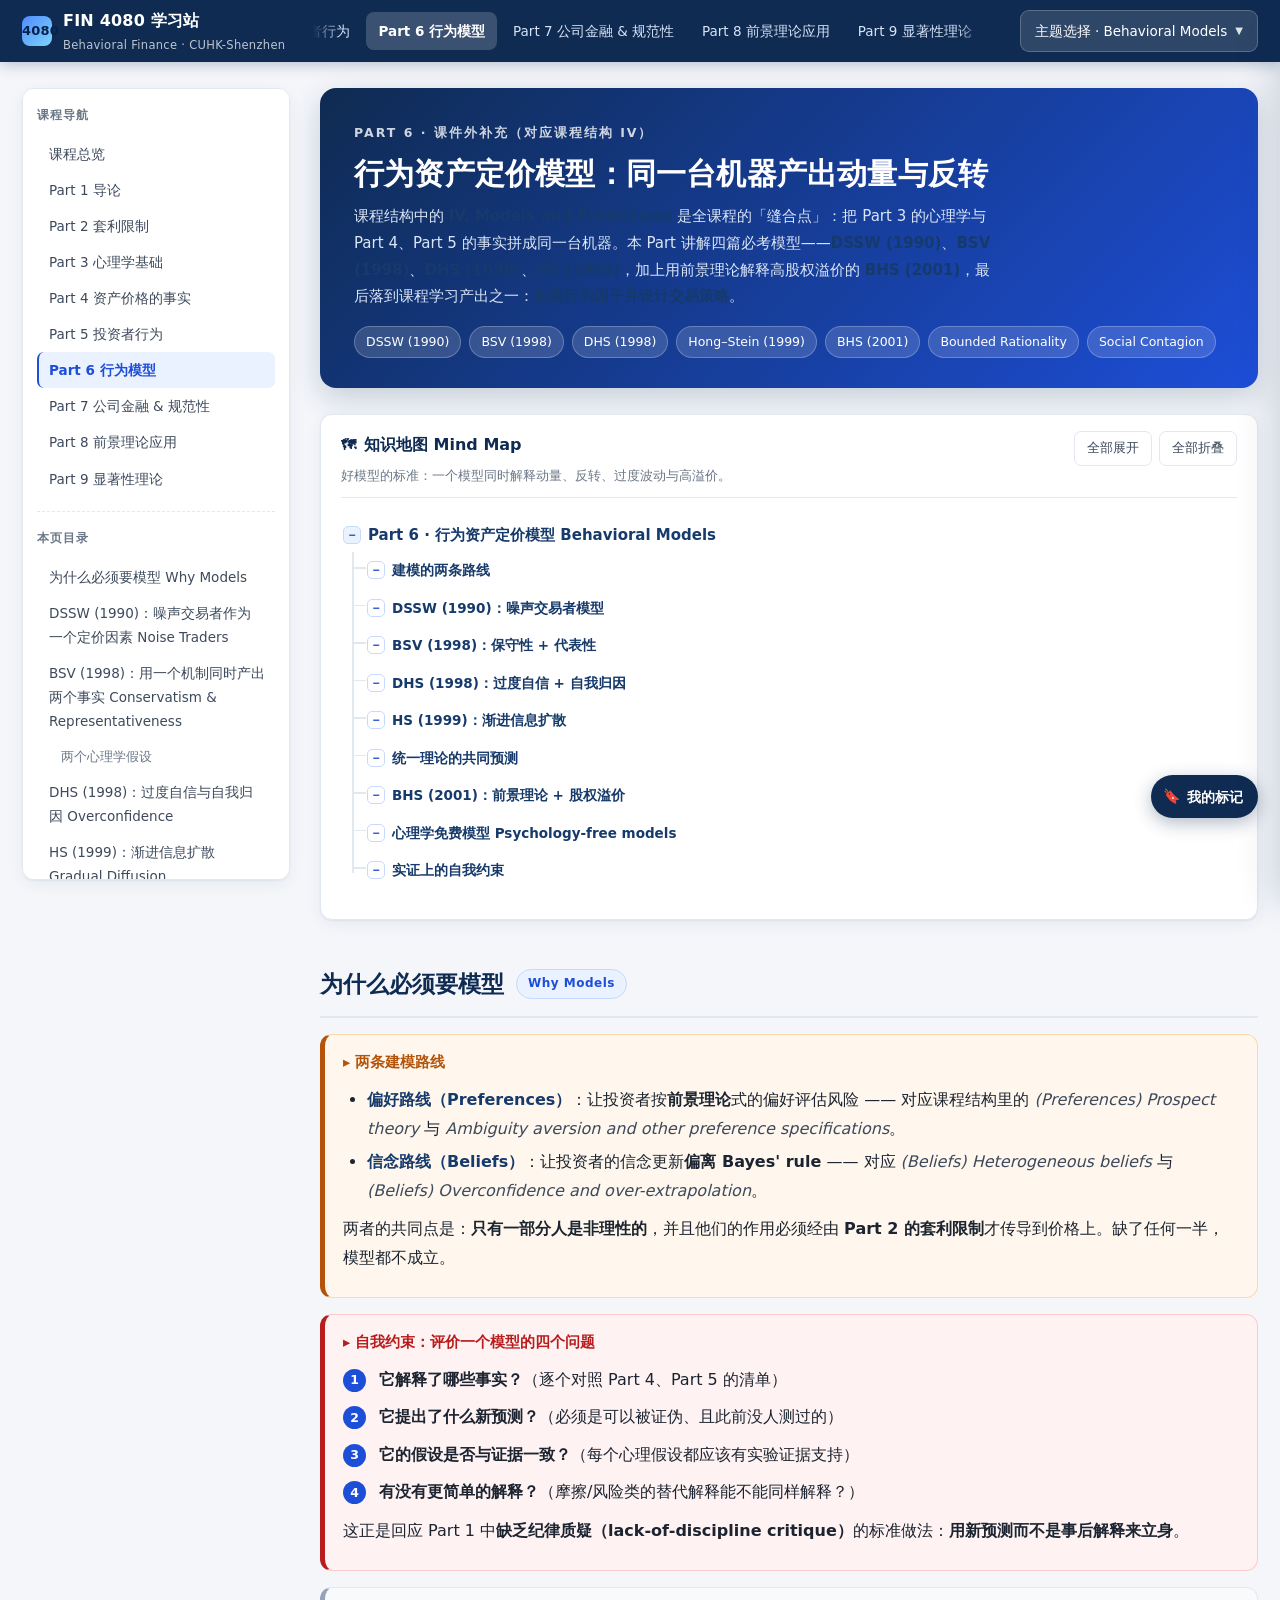
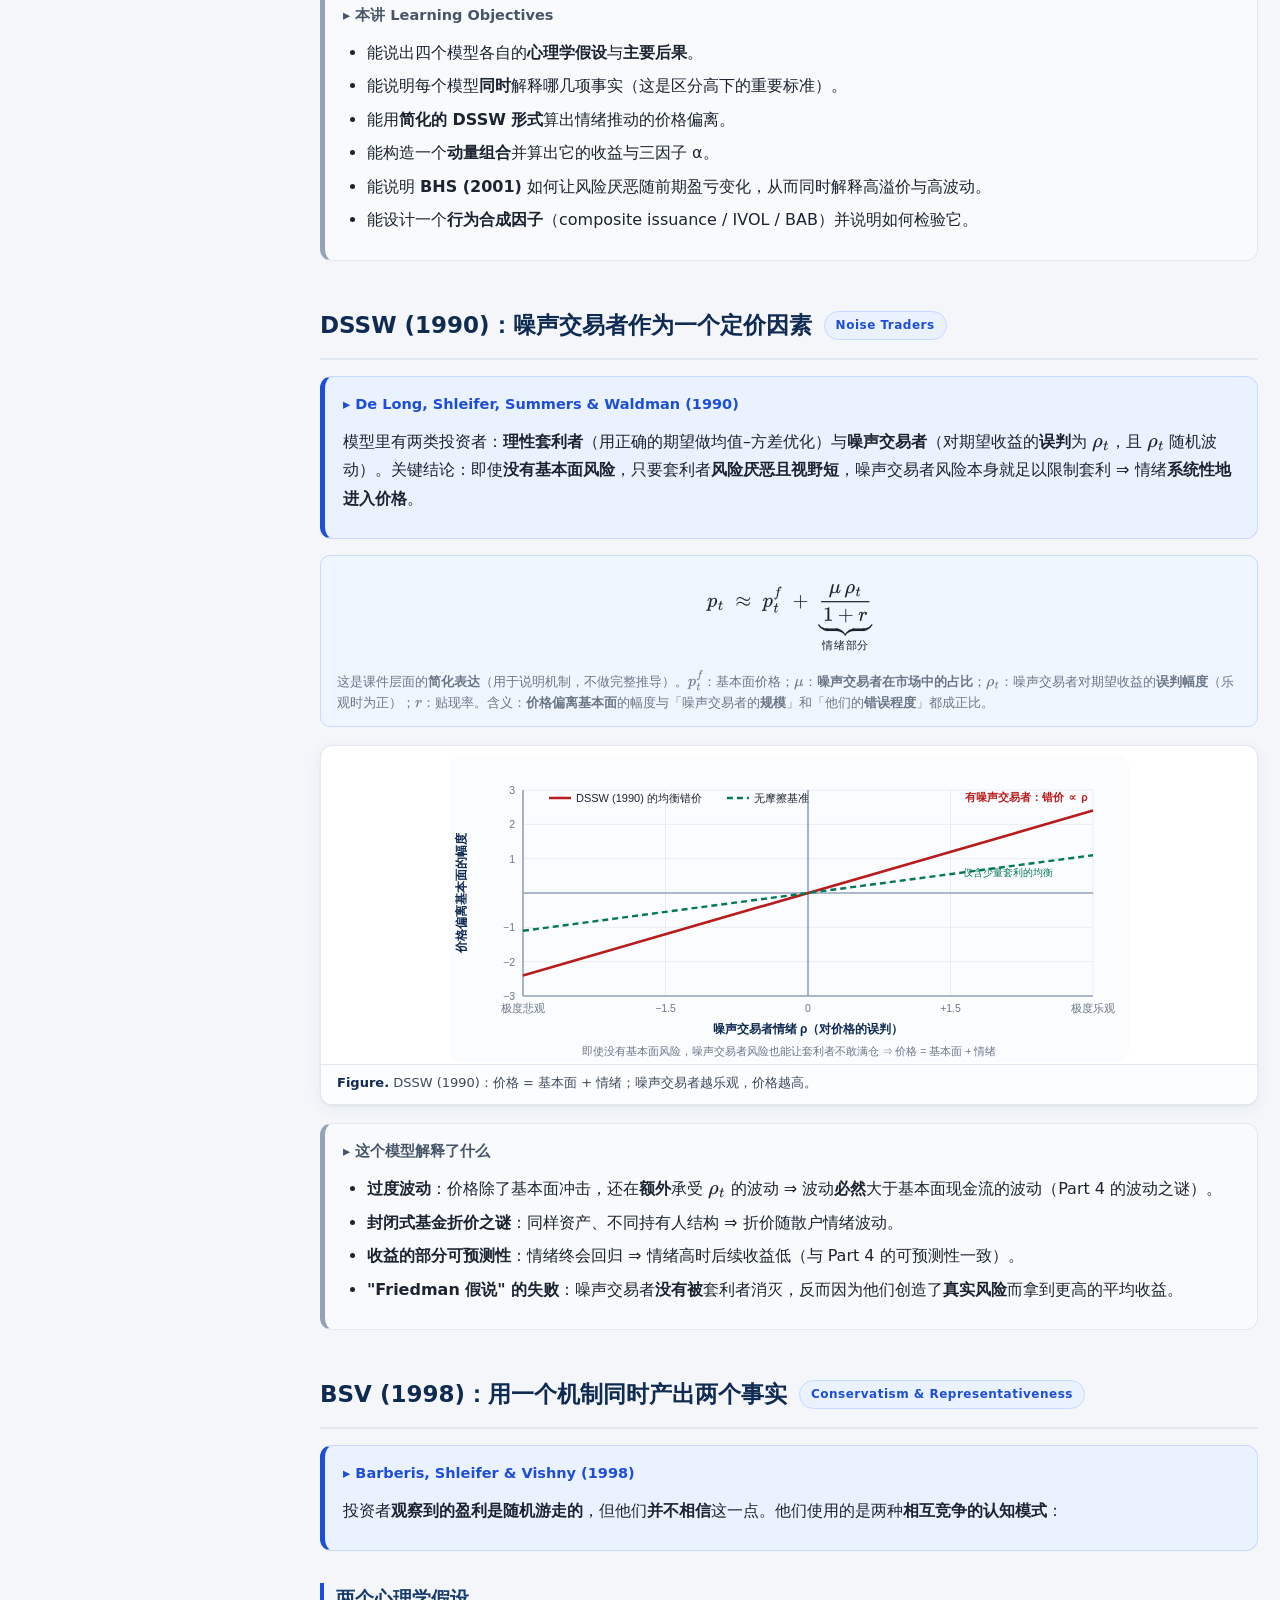
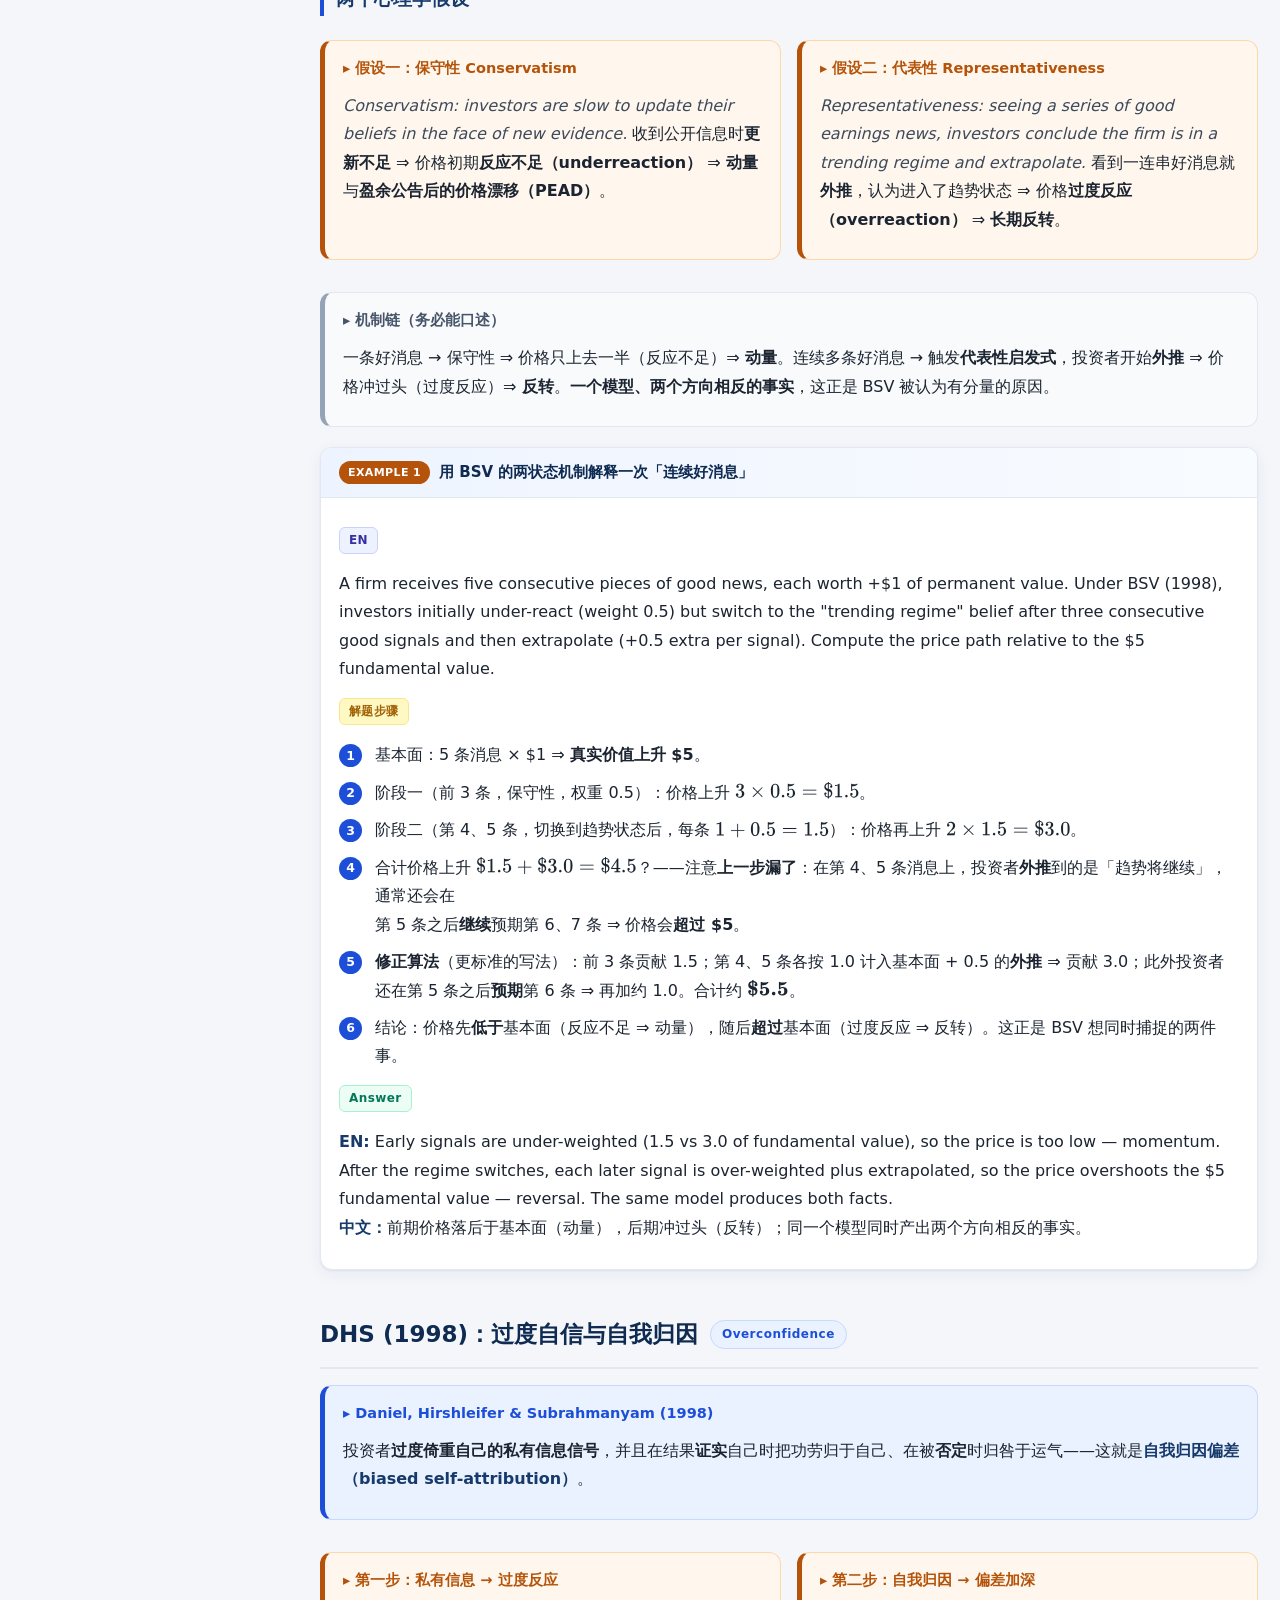
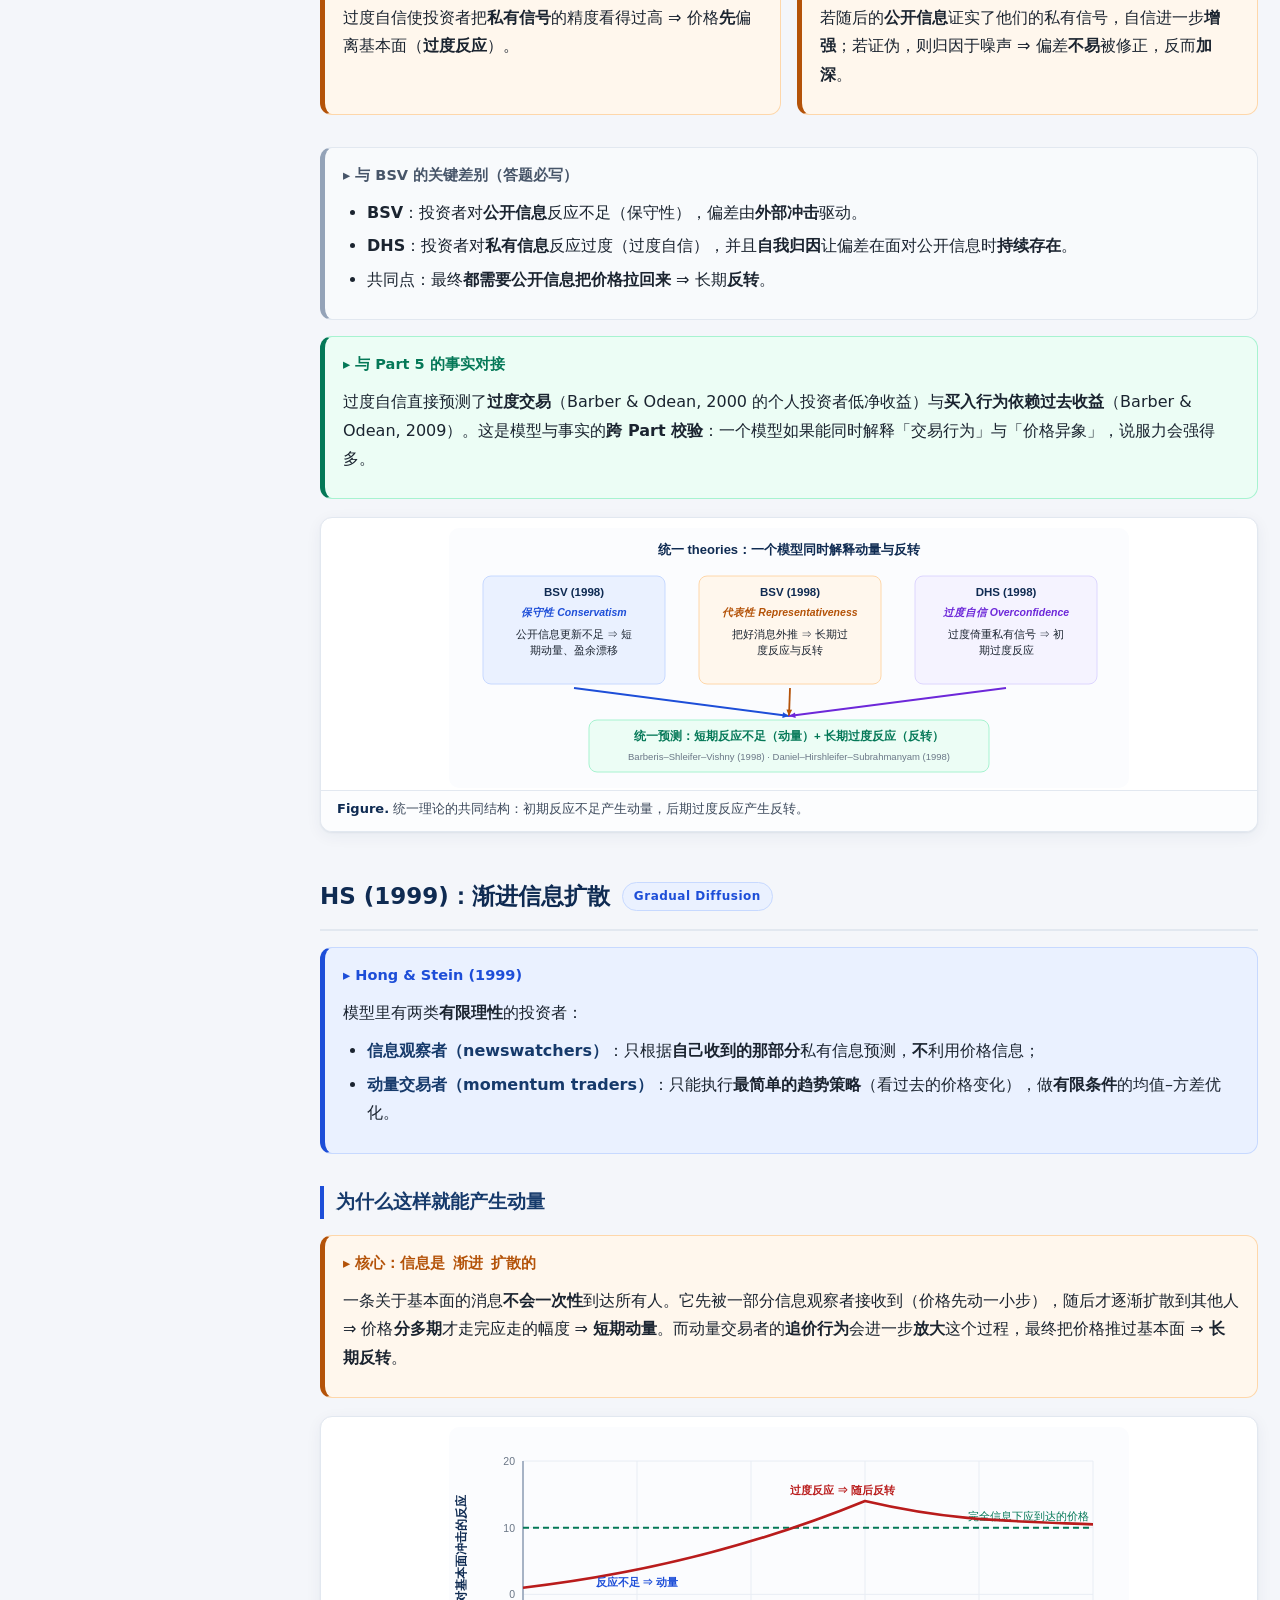
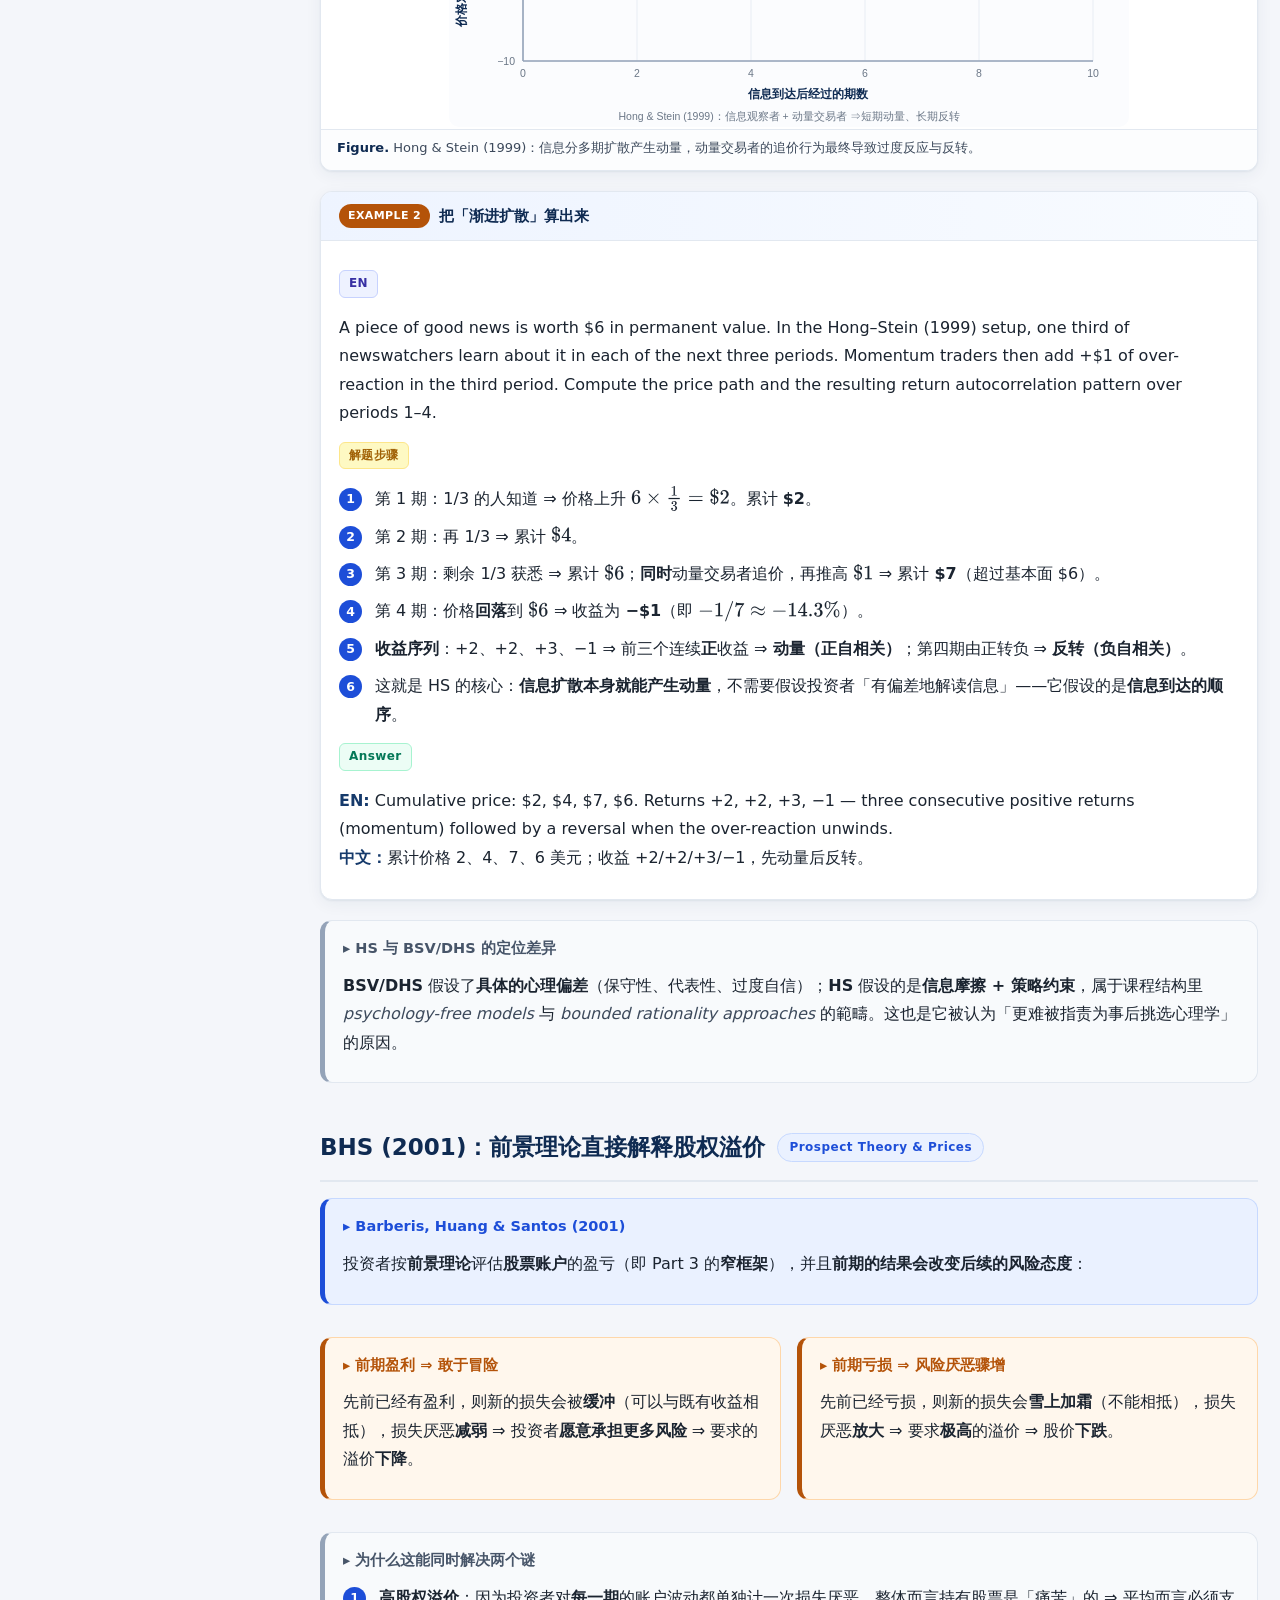
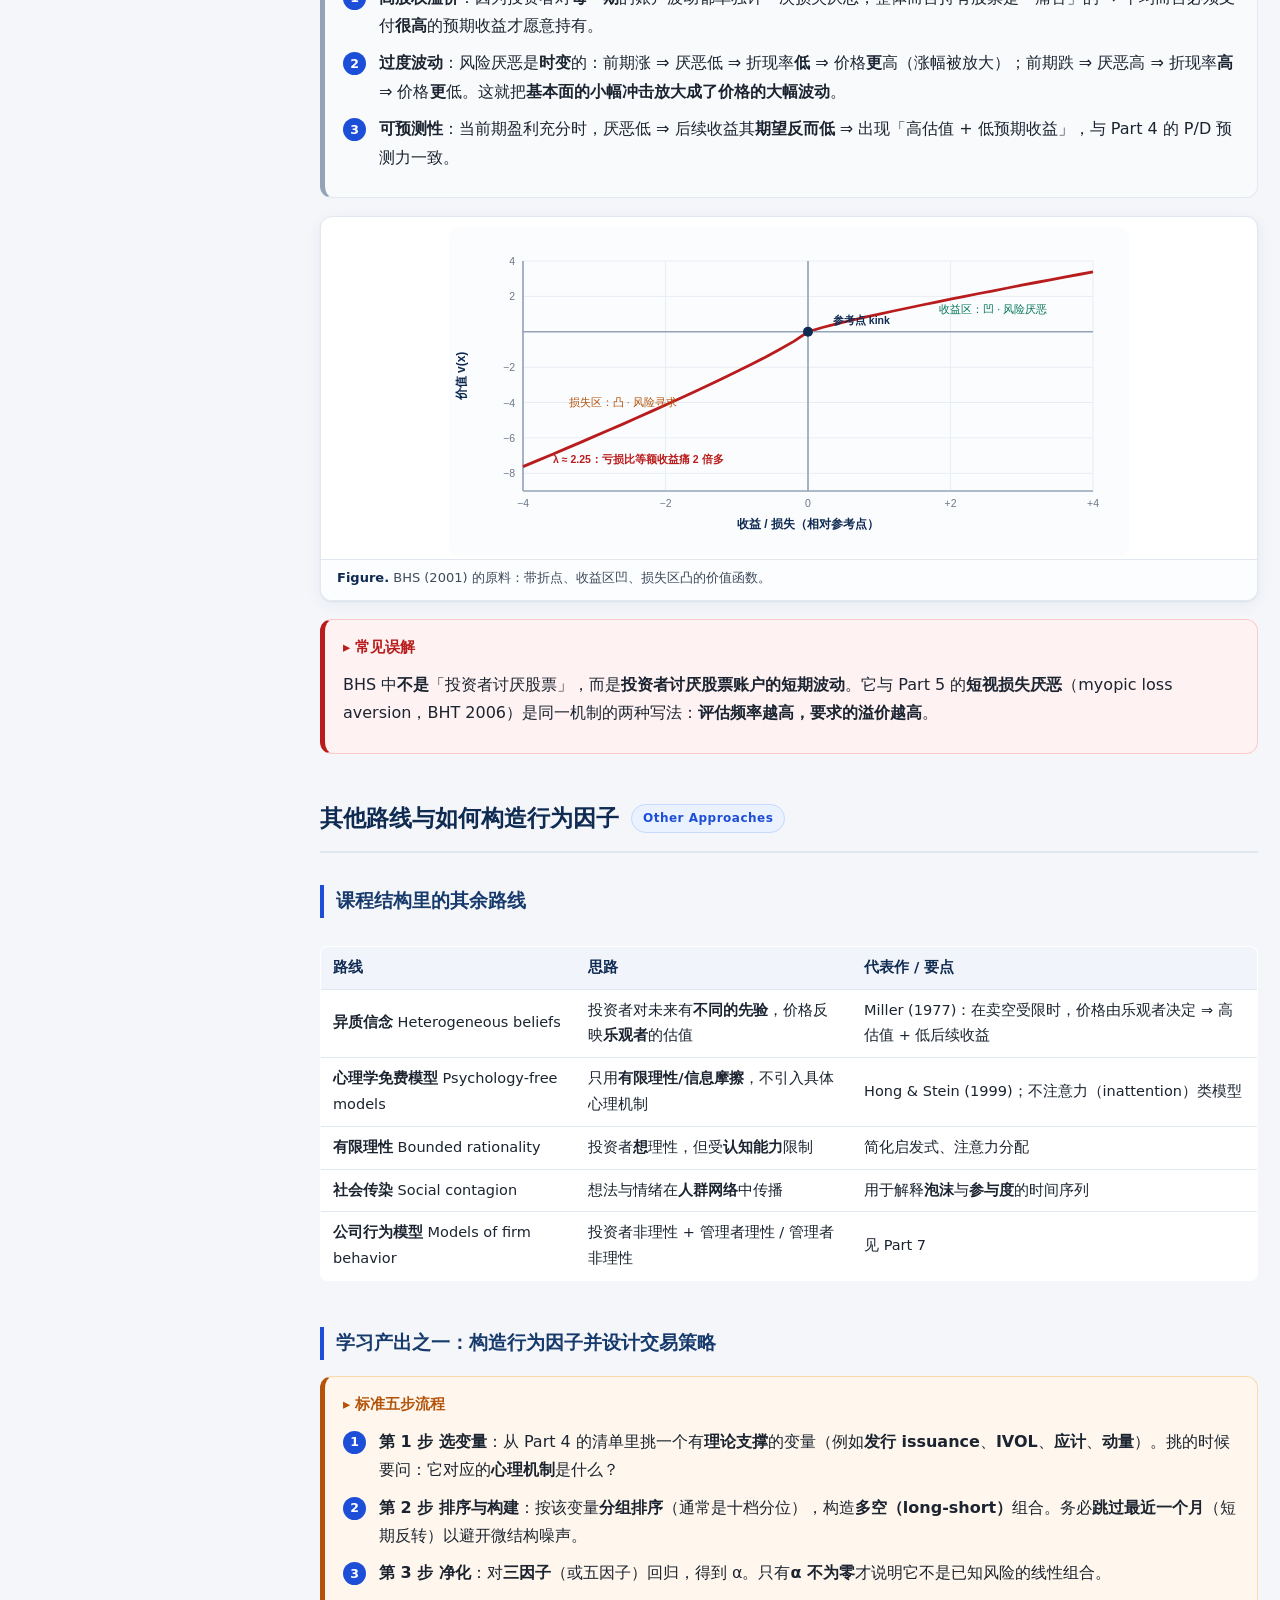
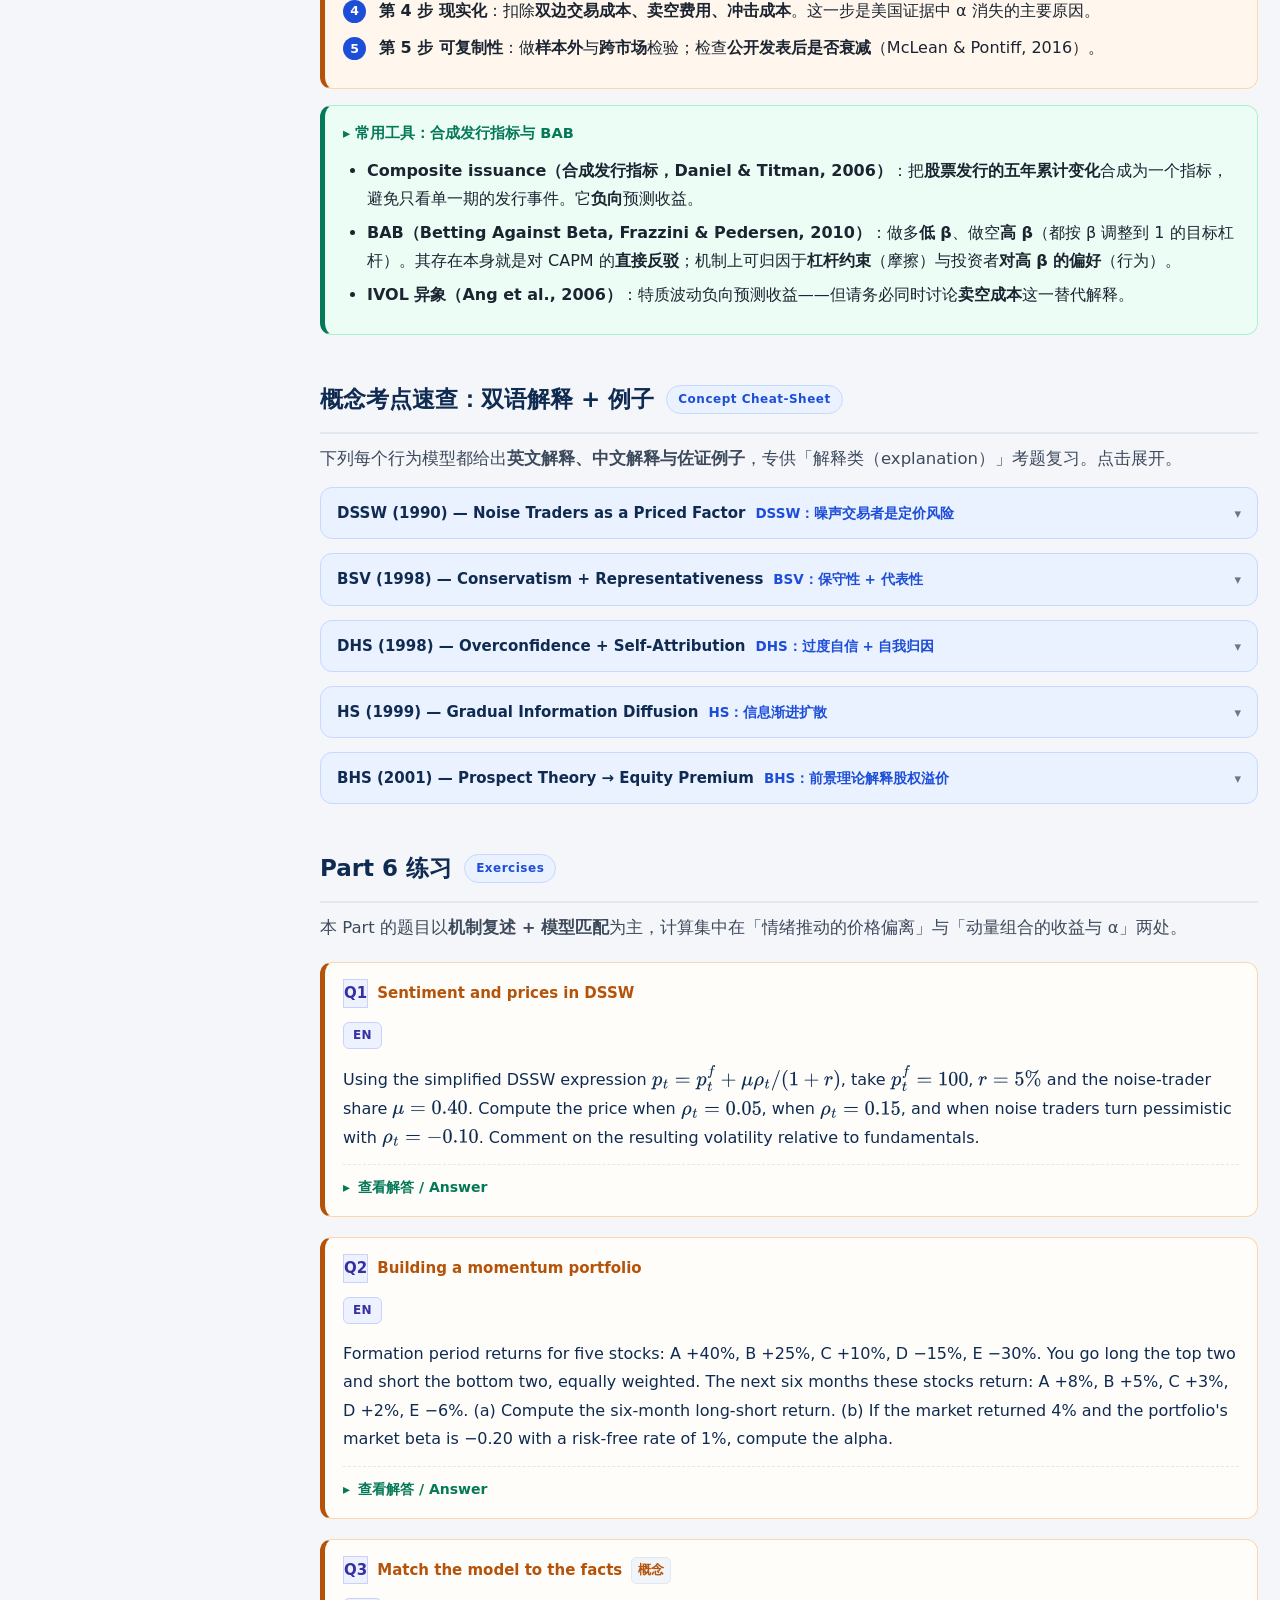
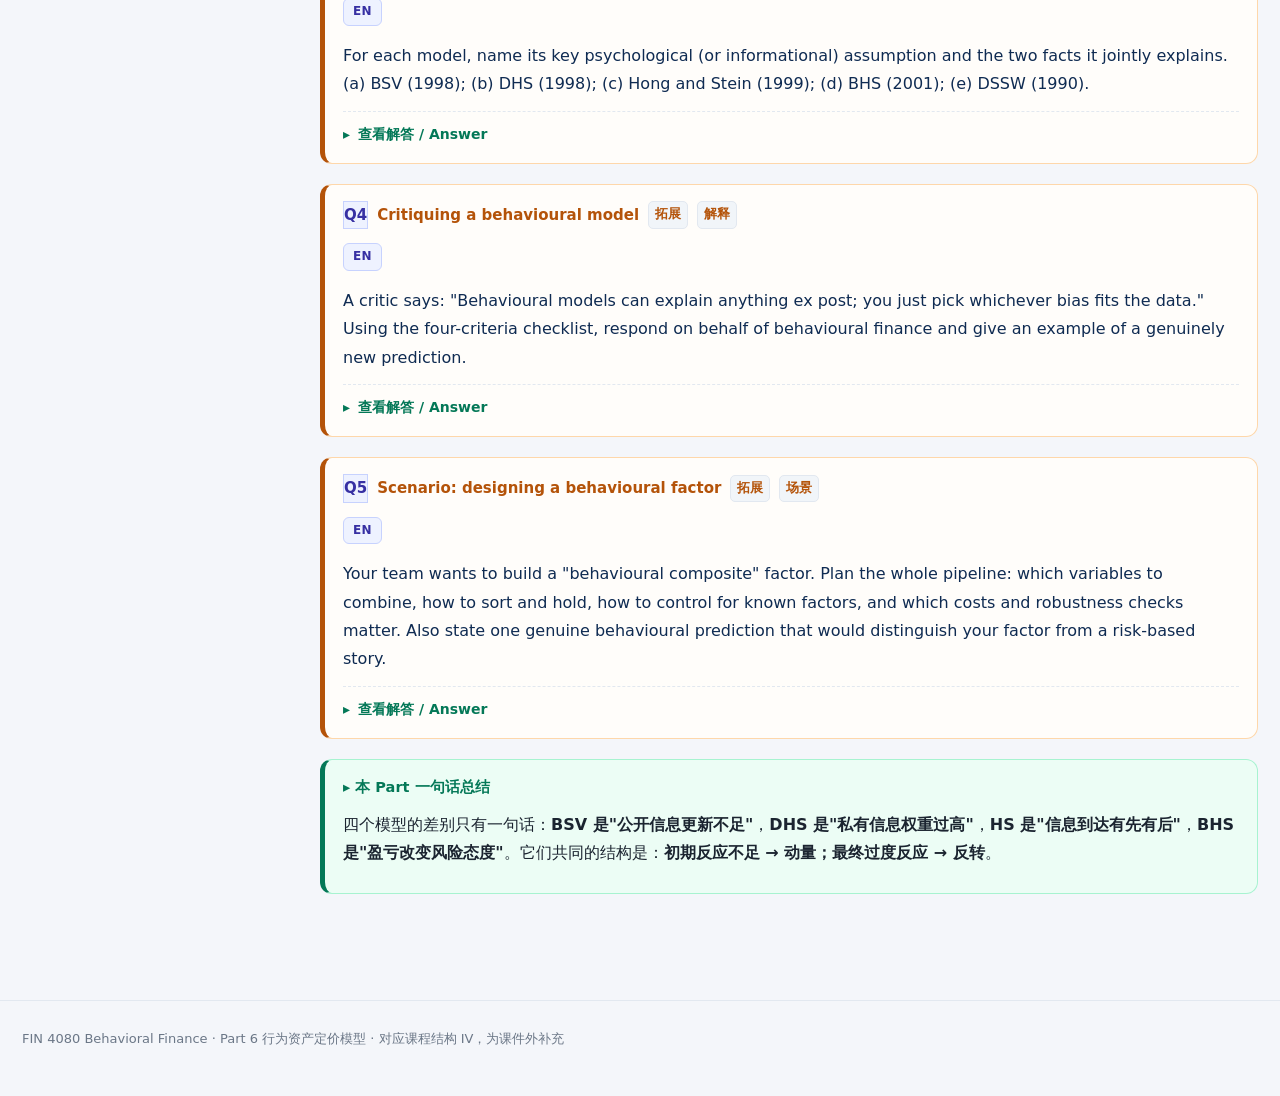
<file: part6-behavioral-models.html>
<!DOCTYPE html>
<html lang="zh-CN">
<head>
<meta property="og:title" content="FIN4080 行为金融学学习站"><meta property="og:description" content="CUHK-SZ FIN4080 行为金融学课程学习站：9 个 Part 的讲解、SVG 图示、自测练习与个人进度记录"><meta name="description" content="CUHK-SZ FIN4080 行为金融学课程学习站：9 个 Part 的讲解、SVG 图示、自测练习与个人进度记录"><meta property="og:image" content="https://lf3-static.bytednsdoc.com/obj/eden-cn/ylcylz_fsph_ryhs/ljhwZthlaukjlkulzlp/feisuda/avatar/7.svg"><link rel="icon" href="https://lf3-static.bytednsdoc.com/obj/eden-cn/ylcylz_fsph_ryhs/ljhwZthlaukjlkulzlp/feisuda/avatar/7.svg">
<meta charset="UTF-8">
<meta name="viewport" content="width=device-width, initial-scale=1.0">
    <meta name="robots" content="noindex, nofollow, noarchive, noimageindex">
    <meta name="googlebot" content="noindex, nofollow">
    <meta name="referrer" content="no-referrer">
<title>FIN4080 行为金融学学习站</title>
<link rel="stylesheet" href="assets/style.css">
<script>
window.MathJax = {
  tex: { inlineMath: [['\\(','\\)']], displayMath: [['\\[','\\]']] },
  svg: { fontCache: 'global' },
  options: { skipHtmlTags: ['script','noscript','style','textarea','pre','code'] }
};
</script>
<script src="assets/tex-mml-svg.js" id="MathJax-script" async></script>
<script>
/* Fallback: 若本地 MathJax 包不可用，从 jsDelivr 兜底加载。 */
(function () {
  function loadCdn() {
    if (window.MathJax && window.MathJax.startup) return;
    var s = document.createElement('script');
    s.src = 'https://cdn.jsdelivr.net/npm/mathjax@3.2.2/es5/tex-mml-svg.js';
    s.async = true;
    document.head.appendChild(s);
  }
  window.addEventListener('load', function () { setTimeout(loadCdn, 400); });
})();
</script>
    <script src="assets/figures.js"></script>
    <script src="assets/mindmap.js"></script>
    <script src="assets/marks.js?v=20261017a"></script>
</head>
<body data-page="part6" data-root="">

<header id="site-topbar"></header>

<div class="layout">
  <aside class="toc" id="site-toc"></aside>
  <main>

    <div class="hero">
      <div class="kicker">Part 6 · 课件外补充（对应课程结构 IV）</div>
      <h1>行为资产定价模型：同一台机器产出动量与反转</h1>
      <p>课程结构中的 <strong>IV. Models and Predictions</strong> 是全课程的「缝合点」：把 Part 3 的心理学与 Part 4、Part 5 的事实拼成同一台机器。本 Part 讲解四篇必考模型——<strong>DSSW (1990)</strong>、<strong>BSV (1998)</strong>、<strong>DHS (1998)</strong>、<strong>HS (1999)</strong>，加上用前景理论解释高股权溢价的 <strong>BHS (2001)</strong>，最后落到课程学习产出之一：<strong>构造行为因子并设计交易策略</strong>。</p>
      <div class="tags">
        <span>DSSW (1990)</span><span>BSV (1998)</span><span>DHS (1998)</span><span>Hong–Stein (1999)</span><span>BHS (2001)</span><span>Bounded Rationality</span><span>Social Contagion</span>
      </div>
    </div>

    <div id="mindmap-host"></div>

    <!-- ============ S1 ============ -->
    <section id="why">
      <h2 class="sec">为什么必须要模型 <span class="badge">Why Models</span></h2>

      <div class="box key">
        <div class="box-title">▸ 两条建模路线</div>
        <ul>
          <li><strong>偏好路线（Preferences）</strong>：让投资者按<b>前景理论</b>式的偏好评估风险 —— 对应课程结构里的 <em>(Preferences) Prospect theory</em> 与 <em>Ambiguity aversion and other preference specifications</em>。</li>
          <li><strong>信念路线（Beliefs）</strong>：让投资者的信念更新<b>偏离 Bayes' rule</b> —— 对应 <em>(Beliefs) Heterogeneous beliefs</em> 与 <em>(Beliefs) Overconfidence and over-extrapolation</em>。</li>
        </ul>
        <p>两者的共同点是：<b>只有一部分人是非理性的</b>，并且他们的作用必须经由 <b>Part 2 的套利限制</b>才传导到价格上。缺了任何一半，模型都不成立。</p>
      </div>

      <div class="box warn">
        <div class="box-title">▸ 自我约束：评价一个模型的四个问题</div>
        <ol class="steps">
          <li><b>它解释了哪些事实？</b>（逐个对照 Part 4、Part 5 的清单）</li>
          <li><b>它提出了什么新预测？</b>（必须是可以被证伪、且此前没人测过的）</li>
          <li><b>它的假设是否与证据一致？</b>（每个心理假设都应该有实验证据支持）</li>
          <li><b>有没有更简单的解释？</b>（摩擦/风险类的替代解释能不能同样解释？）</li>
        </ol>
        <p>这正是回应 Part 1 中<b>缺乏纪律质疑（lack-of-discipline critique）</b>的标准做法：<b>用新预测而不是事后解释来立身</b>。</p>
      </div>

      <div class="box note">
        <div class="box-title">▸ 本讲 Learning Objectives</div>
        <ul>
          <li>能说出四个模型各自的<b>心理学假设</b>与<b>主要后果</b>。</li>
          <li>能说明每个模型<b>同时</b>解释哪几项事实（这是区分高下的重要标准）。</li>
          <li>能用<b>简化的 DSSW 形式</b>算出情绪推动的价格偏离。</li>
          <li>能构造一个<b>动量组合</b>并算出它的收益与三因子 α。</li>
          <li>能说明 <b>BHS (2001)</b> 如何让风险厌恶随前期盈亏变化，从而同时解释高溢价与高波动。</li>
          <li>能设计一个<b>行为合成因子</b>（composite issuance / IVOL / BAB）并说明如何检验它。</li>
        </ul>
      </div>
    </section>

    <!-- ============ S2 ============ -->
    <section id="dssw">
      <h2 class="sec">DSSW (1990)：噪声交易者作为一个定价因素 <span class="badge">Noise Traders</span></h2>

      <div class="box def">
        <div class="box-title">▸ De Long, Shleifer, Summers &amp; Waldman (1990)</div>
        <p>模型里有两类投资者：<b>理性套利者</b>（用正确的期望做均值–方差优化）与<b>噪声交易者</b>（对期望收益的<b>误判</b>为 \(\rho_t\)，且 \(\rho_t\) 随机波动）。关键结论：即使<b>没有基本面风险</b>，只要套利者<b>风险厌恶且视野短</b>，噪声交易者风险本身就足以限制套利 ⇒ 情绪<b>系统性地进入价格</b>。</p>
      </div>

      <div class="formula hi">
        \[p_t \;\approx\; p_t^{f} \;+\; \underbrace{\frac{\mu\,\rho_t}{1+r}}_{\text{情绪部分}} \]
        <div class="fnote">这是课件层面的<b>简化表达</b>（用于说明机制，不做完整推导）。\(p_t^{f}\)：基本面价格；\(\mu\)：<b>噪声交易者在市场中的占比</b>；\(\rho_t\)：噪声交易者对期望收益的<b>误判幅度</b>（乐观时为正）；\(r\)：贴现率。含义：<b>价格偏离基本面</b>的幅度与「噪声交易者的<b>规模</b>」和「他们的<b>错误程度</b>」都成正比。</div>
      </div>

      <div class="fig" data-fig="dssw" data-cap="DSSW (1990)：价格 = 基本面 + 情绪；噪声交易者越乐观，价格越高。"></div>

      <div class="box note">
        <div class="box-title">▸ 这个模型解释了什么</div>
        <ul>
          <li><b>过度波动</b>：价格除了基本面冲击，还在<b>额外</b>承受 \(\rho_t\) 的波动 ⇒ 波动<b>必然</b>大于基本面现金流的波动（Part 4 的波动之谜）。</li>
          <li><b>封闭式基金折价之谜</b>：同样资产、不同持有人结构 ⇒ 折价随散户情绪波动。</li>
          <li><b>收益的部分可预测性</b>：情绪终会回归 ⇒ 情绪高时后续收益低（与 Part 4 的可预测性一致）。</li>
          <li><b>"Friedman 假说" 的失败</b>：噪声交易者<b>没有被</b>套利者消灭，反而因为他们创造了<b>真实风险</b>而拿到更高的平均收益。</li>
        </ul>
      </div>
    </section>

    <!-- ============ S3 ============ -->
    <section id="bsv">
      <h2 class="sec">BSV (1998)：用一个机制同时产出两个事实 <span class="badge">Conservatism &amp; Representativeness</span></h2>

      <div class="box def">
        <div class="box-title">▸ Barberis, Shleifer &amp; Vishny (1998)</div>
        <p>投资者<b>观察到的盈利是随机游走的</b>，但他们<b>并不相信</b>这一点。他们使用的是两种<b>相互竞争的认知模式</b>：</p>
      </div>

      <h3 class="sub">两个心理学假设</h3>
      <div class="grid2">
        <div class="box key">
          <div class="box-title">▸ 假设一：保守性 Conservatism</div>
          <p><em>Conservatism: investors are slow to update their beliefs in the face of new evidence.</em> 收到公开信息时<b>更新不足</b> ⇒ 价格初期<b>反应不足（underreaction）</b> ⇒ <b>动量</b>与<b>盈余公告后的价格漂移（PEAD）</b>。</p>
        </div>
        <div class="box key">
          <div class="box-title">▸ 假设二：代表性 Representativeness</div>
          <p><em>Representativeness: seeing a series of good earnings news, investors conclude the firm is in a trending regime and extrapolate.</em> 看到一连串好消息就<b>外推</b>，认为进入了趋势状态 ⇒ 价格<b>过度反应（overreaction）</b> ⇒ <b>长期反转</b>。</p>
        </div>
      </div>

      <div class="box note">
        <div class="box-title">▸ 机制链（务必能口述）</div>
        <p>一条好消息 → 保守性 ⇒ 价格只上去一半（反应不足）⇒ <b>动量</b>。连续多条好消息 → 触发<b>代表性启发式</b>，投资者开始<b>外推</b> ⇒ 价格冲过头（过度反应）⇒ <b>反转</b>。<b>一个模型、两个方向相反的事实</b>，这正是 BSV 被认为有分量的原因。</p>
      </div>

      <div class="example">
        <div class="ex-head"><span class="pill q">EXAMPLE 1</span> 用 BSV 的两状态机制解释一次「连续好消息」</div>
        <div class="ex-body">
          <div class="q-block">
            <span class="lbl lbl-en">EN</span>
            <p class="en-q">A firm receives five consecutive pieces of good news, each worth +$1 of permanent value. Under BSV (1998), investors initially under-react (weight 0.5) but switch to the "trending regime" belief after three consecutive good signals and then extrapolate (+0.5 extra per signal). Compute the price path relative to the $5 fundamental value.</p>
          </div>
          <div class="q-block">
            <span class="lbl lbl-step">解题步骤</span>
            <ol class="steps">
              <li>基本面：5 条消息 × $1 ⇒ <b>真实价值上升 $5</b>。</li>
              <li>阶段一（前 3 条，保守性，权重 0.5）：价格上升 \(3\times0.5=\$1.5\)。</li>
              <li>阶段二（第 4、5 条，切换到趋势状态后，每条 \(1+0.5=1.5\)）：价格再上升 \(2\times1.5=\$3.0\)。</li>
              <li>合计价格上升 \(\$1.5+\$3.0=\$4.5\)？——注意<b>上一步漏了</b>：在第 4、5 条消息上，投资者<b>外推</b>到的是「趋势将继续」，通常还会在<br>第 5 条之后<b>继续</b>预期第 6、7 条 ⇒ 价格会<b>超过 $5</b>。</li>
              <li><b>修正算法</b>（更标准的写法）：前 3 条贡献 1.5；第 4、5 条各按 1.0 计入基本面 + 0.5 的<b>外推</b> ⇒ 贡献 3.0；此外投资者还在第 5 条之后<b>预期</b>第 6 条 ⇒ 再加约 1.0。合计约 \(\mathbf{\$5.5}\)。</li>
              <li>结论：价格先<b>低于</b>基本面（反应不足 ⇒ 动量），随后<b>超过</b>基本面（过度反应 ⇒ 反转）。这正是 BSV 想同时捕捉的两件事。</li>
            </ol>
          </div>
          <div class="q-block">
            <span class="lbl lbl-ans">Answer</span>
            <p><strong>EN:</strong> Early signals are under-weighted (1.5 vs 3.0 of fundamental value), so the price is too low — momentum. After the regime switches, each later signal is over-weighted plus extrapolated, so the price overshoots the $5 fundamental value — reversal. The same model produces both facts.<br><strong>中文：</strong>前期价格落后于基本面（动量），后期冲过头（反转）；同一个模型同时产出两个方向相反的事实。</p>
          </div>
        </div>
      </div>
    </section>

    <!-- ============ S4 ============ -->
    <section id="dhs">
      <h2 class="sec">DHS (1998)：过度自信与自我归因 <span class="badge">Overconfidence</span></h2>

      <div class="box def">
        <div class="box-title">▸ Daniel, Hirshleifer &amp; Subrahmanyam (1998)</div>
        <p>投资者<b>过度倚重自己的私有信息信号</b>，并且在结果<b>证实</b>自己时把功劳归于自己、在被<b>否定</b>时归咎于运气——这就是<strong>自我归因偏差（biased self-attribution）</strong>。</p>
      </div>

      <div class="grid2">
        <div class="box key">
          <div class="box-title">▸ 第一步：私有信息 → 过度反应</div>
          <p>过度自信使投资者把<b>私有信号</b>的精度看得过高 ⇒ 价格<b>先</b>偏离基本面（<b>过度反应</b>）。</p>
        </div>
        <div class="box key">
          <div class="box-title">▸ 第二步：自我归因 → 偏差加深</div>
          <p>若随后的<b>公开信息</b>证实了他们的私有信号，自信进一步<b>增强</b>；若证伪，则归因于噪声 ⇒ 偏差<b>不易</b>被修正，反而<b>加深</b>。</p>
        </div>
      </div>

      <div class="box note">
        <div class="box-title">▸ 与 BSV 的关键差别（答题必写）</div>
        <ul>
          <li><b>BSV</b>：投资者对<b>公开信息</b>反应不足（保守性），偏差由<b>外部冲击</b>驱动。</li>
          <li><b>DHS</b>：投资者对<b>私有信息</b>反应过度（过度自信），并且<b>自我归因</b>让偏差在面对公开信息时<b>持续存在</b>。</li>
          <li>共同点：最终<b>都需要公开信息把价格拉回来</b> ⇒ 长期<b>反转</b>。</li>
        </ul>
      </div>

      <div class="box tip">
        <div class="box-title">▸ 与 Part 5 的事实对接</div>
        <p>过度自信直接预测了<b>过度交易</b>（Barber &amp; Odean, 2000 的个人投资者低净收益）与<b>买入行为依赖过去收益</b>（Barber &amp; Odean, 2009）。这是模型与事实的<b>跨 Part 校验</b>：一个模型如果能同时解释「交易行为」与「价格异象」，说服力会强得多。</p>
      </div>

      <div class="fig" data-fig="reaction_map" data-cap="统一理论的共同结构：初期反应不足产生动量，后期过度反应产生反转。"></div>
    </section>

    <!-- ============ S5 ============ -->
    <section id="hs">
      <h2 class="sec">HS (1999)：渐进信息扩散 <span class="badge">Gradual Diffusion</span></h2>

      <div class="box def">
        <div class="box-title">▸ Hong &amp; Stein (1999)</div>
        <p>模型里有两类<b>有限理性</b>的投资者：</p>
        <ul>
          <li><strong>信息观察者（newswatchers）</strong>：只根据<b>自己收到的那部分</b>私有信息预测，<b>不</b>利用价格信息；</li>
          <li><strong>动量交易者（momentum traders）</strong>：只能执行<b>最简单的趋势策略</b>（看过去的价格变化），做<b>有限条件</b>的均值–方差优化。</li>
        </ul>
      </div>

      <h3 class="sub">为什么这样就能产生动量</h3>
      <div class="box key">
        <div class="box-title">▸ 核心：信息是<b>渐进</b>扩散的</div>
        <p>一条关于基本面的消息<b>不会一次性</b>到达所有人。它先被一部分信息观察者接收到（价格先动一小步），随后才逐渐扩散到其他人 ⇒ 价格<b>分多期</b>才走完应走的幅度 ⇒ <b>短期动量</b>。而动量交易者的<b>追价行为</b>会进一步<b>放大</b>这个过程，最终把价格推过基本面 ⇒ <b>长期反转</b>。</p>
      </div>

      <div class="fig" data-fig="hs" data-cap="Hong &amp; Stein (1999)：信息分多期扩散产生动量，动量交易者的追价行为最终导致过度反应与反转。"></div>

      <div class="example">
        <div class="ex-head"><span class="pill q">EXAMPLE 2</span> 把「渐进扩散」算出来</div>
        <div class="ex-body">
          <div class="q-block">
            <span class="lbl lbl-en">EN</span>
            <p class="en-q">A piece of good news is worth $6 in permanent value. In the Hong–Stein (1999) setup, one third of newswatchers learn about it in each of the next three periods. Momentum traders then add +$1 of over-reaction in the third period. Compute the price path and the resulting return autocorrelation pattern over periods 1–4.</p>
          </div>
          <div class="q-block">
            <span class="lbl lbl-step">解题步骤</span>
            <ol class="steps">
              <li>第 1 期：1/3 的人知道 ⇒ 价格上升 \(6\times\frac13=\$2\)。累计 <b>$2</b>。</li>
              <li>第 2 期：再 1/3 ⇒ 累计 \(\$4\)。</li>
              <li>第 3 期：剩余 1/3 获悉 ⇒ 累计 \(\$6\)；<b>同时</b>动量交易者追价，再推高 \(\$1\) ⇒ 累计 <b>$7</b>（超过基本面 $6）。</li>
              <li>第 4 期：价格<b>回落</b>到 \(\$6\) ⇒ 收益为 <b>−$1</b>（即 \(-1/7\approx-14.3\%\)）。</li>
              <li><b>收益序列</b>：+2、+2、+3、−1 ⇒ 前三个连续<b>正</b>收益 ⇒ <b>动量（正自相关）</b>；第四期由正转负 ⇒ <b>反转（负自相关）</b>。</li>
              <li>这就是 HS 的核心：<b>信息扩散本身就能产生动量</b>，不需要假设投资者「有偏差地解读信息」——它假设的是<b>信息到达的顺序</b>。</li>
            </ol>
          </div>
          <div class="q-block">
            <span class="lbl lbl-ans">Answer</span>
            <p><strong>EN:</strong> Cumulative price: $2, $4, $7, $6. Returns +2, +2, +3, −1 — three consecutive positive returns (momentum) followed by a reversal when the over-reaction unwinds.<br><strong>中文：</strong>累计价格 2、4、7、6 美元；收益 +2/+2/+3/−1，先动量后反转。</p>
          </div>
        </div>
      </div>

      <div class="box note">
        <div class="box-title">▸ HS 与 BSV/DHS 的定位差异</div>
        <p><b>BSV/DHS</b> 假设了<b>具体的心理偏差</b>（保守性、代表性、过度自信）；<b>HS</b> 假设的是<b>信息摩擦 + 策略约束</b>，属于课程结构里 <em>psychology-free models</em> 与 <em>bounded rationality approaches</em> 的範疇。这也是它被认为「更难被指责为事后挑选心理学」的原因。</p>
      </div>
    </section>

    <!-- ============ S6 ============ -->
    <section id="bhs">
      <h2 class="sec">BHS (2001)：前景理论直接解释股权溢价 <span class="badge">Prospect Theory &amp; Prices</span></h2>

      <div class="box def">
        <div class="box-title">▸ Barberis, Huang &amp; Santos (2001)</div>
        <p>投资者按<b>前景理论</b>评估<b>股票账户</b>的盈亏（即 Part 3 的<b>窄框架</b>），并且<b>前期的结果会改变后续的风险态度</b>：</p>
      </div>

      <div class="grid2">
        <div class="box key">
          <div class="box-title">▸ 前期盈利 ⇒ 敢于冒险</div>
          <p>先前已经有盈利，则新的损失会被<b>缓冲</b>（可以与既有收益相抵），损失厌恶<b>减弱</b> ⇒ 投资者<b>愿意承担更多风险</b> ⇒ 要求的溢价<b>下降</b>。</p>
        </div>
        <div class="box key">
          <div class="box-title">▸ 前期亏损 ⇒ 风险厌恶骤增</div>
          <p>先前已经亏损，则新的损失会<b>雪上加霜</b>（不能相抵），损失厌恶<b>放大</b> ⇒ 要求<b>极高</b>的溢价 ⇒ 股价<b>下跌</b>。</p>
        </div>
      </div>

      <div class="box note">
        <div class="box-title">▸ 为什么这能同时解决两个谜</div>
        <ol class="steps">
          <li><b>高股权溢价</b>：因为投资者对<b>每一期</b>的账户波动都单独计一次损失厌恶，整体而言持有股票是「痛苦」的 ⇒ 平均而言必须支付<b>很高</b>的预期收益才愿意持有。</li>
          <li><b>过度波动</b>：风险厌恶是<b>时变</b>的：前期涨 ⇒ 厌恶低 ⇒ 折现率<b>低</b> ⇒ 价格<b>更</b>高（涨幅被放大）；前期跌 ⇒ 厌恶高 ⇒ 折现率<b>高</b> ⇒ 价格<b>更</b>低。这就把<b>基本面的小幅冲击放大成了价格的大幅波动</b>。</li>
          <li><b>可预测性</b>：当前期盈利充分时，厌恶低 ⇒ 后续收益其<b>期望反而低</b> ⇒ 出现「高估值 + 低预期收益」，与 Part 4 的 P/D 预测力一致。</li>
        </ol>
      </div>

      <div class="fig" data-fig="pt_value" data-cap="BHS (2001) 的原料：带折点、收益区凹、损失区凸的价值函数。"></div>

      <div class="box warn">
        <div class="box-title">▸ 常见误解</div>
        <p>BHS 中<b>不是</b>「投资者讨厌股票」，而是<b>投资者讨厌股票账户的短期波动</b>。它与 Part 5 的<b>短视损失厌恶</b>（myopic loss aversion，BHT 2006）是同一机制的两种写法：<b>评估频率越高，要求的溢价越高</b>。</p>
      </div>
    </section>

    <!-- ============ S7 ============ -->
    <section id="other-models">
      <h2 class="sec">其他路线与如何构造行为因子 <span class="badge">Other Approaches</span></h2>

      <h3 class="sub">课程结构里的其余路线</h3>
      <div class="tablewrap">
      <table class="data">
        <thead><tr><th>路线</th><th>思路</th><th>代表作 / 要点</th></tr></thead>
        <tbody>
          <tr><td><b>异质信念</b> Heterogeneous beliefs</td><td>投资者对未来有<b>不同的先验</b>，价格反映<b>乐观者</b>的估值</td><td>Miller (1977)：在卖空受限时，价格由乐观者决定 ⇒ 高估值 + 低后续收益</td></tr>
          <tr><td><b>心理学免费模型</b> Psychology-free models</td><td>只用<b>有限理性/信息摩擦</b>，不引入具体心理机制</td><td>Hong &amp; Stein (1999)；不注意力（inattention）类模型</td></tr>
          <tr><td><b>有限理性</b> Bounded rationality</td><td>投资者<b>想</b>理性，但受<b>认知能力</b>限制</td><td>简化启发式、注意力分配</td></tr>
          <tr><td><b>社会传染</b> Social contagion</td><td>想法与情绪在<b>人群网络</b>中传播</td><td>用于解释<b>泡沫</b>与<b>参与度</b>的时间序列</td></tr>
          <tr><td><b>公司行为模型</b> Models of firm behavior</td><td>投资者非理性 + 管理者理性 / 管理者非理性</td><td>见 Part 7</td></tr>
        </tbody>
      </table>
      </div>

      <h3 class="sub">学习产出之一：构造行为因子并设计交易策略</h3>
      <div class="box key">
        <div class="box-title">▸ 标准五步流程</div>
        <ol class="steps">
          <li><b>第 1 步 选变量</b>：从 Part 4 的清单里挑一个有<b>理论支撑</b>的变量（例如<b>发行 issuance</b>、<b>IVOL</b>、<b>应计</b>、<b>动量</b>）。挑的时候要问：它对应的<b>心理机制</b>是什么？</li>
          <li><b>第 2 步 排序与构建</b>：按该变量<b>分组排序</b>（通常是十档分位），构造<b>多空（long-short）</b>组合。务必<b>跳过最近一个月</b>（短期反转）以避开微结构噪声。</li>
          <li><b>第 3 步 净化</b>：对<b>三因子</b>（或五因子）回归，得到 α。只有<b>α 不为零</b>才说明它不是已知风险的线性组合。</li>
          <li><b>第 4 步 现实化</b>：扣除<b>双边交易成本、卖空费用、冲击成本</b>。这一步是美国证据中 α 消失的主要原因。</li>
          <li><b>第 5 步 可复制性</b>：做<b>样本外</b>与<b>跨市场</b>检验；检查<b>公开发表后是否衰减</b>（McLean &amp; Pontiff, 2016）。</li>
        </ol>
      </div>

      <div class="box tip">
        <div class="box-title">▸ 常用工具：合成发行指标与 BAB</div>
        <ul>
          <li><b>Composite issuance（合成发行指标，Daniel &amp; Titman, 2006）</b>：把<b>股票发行的五年累计变化</b>合成为一个指标，避免只看单一期的发行事件。它<b>负向</b>预测收益。</li>
          <li><b>BAB（Betting Against Beta, Frazzini &amp; Pedersen, 2010）</b>：做多<b>低 β</b>、做空<b>高 β</b>（都按 β 调整到 1 的目标杠杆）。其存在本身就是对 CAPM 的<b>直接反驳</b>；机制上可归因于<b>杠杆约束</b>（摩擦）与投资者<b>对高 β 的偏好</b>（行为）。</li>
          <li><b>IVOL 异象（Ang et al., 2006）</b>：特质波动负向预测收益——但请务必同时讨论<b>卖空成本</b>这一替代解释。</li>
        </ul>
      </div>
    </section>

    <!-- ============ S8 ============ -->
    <!-- ============ Concept cheat-sheet ============ -->
    <section id="concepts">
      <h2 class="sec">概念考点速查：双语解释 + 例子 <span class="badge">Concept Cheat-Sheet</span></h2>
      <p class="lede">下列每个行为模型都给出<b>英文解释、中文解释与佐证例子</b>，专供「解释类（explanation）」考题复习。点击展开。</p>

      <details class="concept" data-concept="dssw">
        <summary class="concept-bar">
          <span class="concept-en">DSSW (1990) — Noise Traders as a Priced Factor</span>
          <span class="concept-cn">DSSW：噪声交易者是定价风险</span>
          <span class="concept-toggle">▾</span>
        </summary>
        <div class="concept-panel">
          <div class="concept-grid">
            <div class="concept-col">
              <h5><span class="lbl lbl-en">EN</span>Explanation</h5>
              <p>De Long, Shleifer, Summers &amp; Waldmann model noise traders whose sentimental demand is correlated and mean-reverting. Because their demand fluctuates unpredictably, rational arbitrageurs bearing the resulting risk earn a premium → noise traders become a <b>priced source of risk</b>, and can even earn higher expected returns (they survive). Closed-form with two assets.</p>
            </div>
            <div class="concept-col">
              <h5><span class="lbl lbl-cn">中文</span>解释</h5>
              <p>De Long, Shleifer, Summers &amp; Waldmann 把"噪声交易者"建模为情绪需求相关且均值回复的群体。由于其需求不可预测地波动，承担该风险的理性套利者获得溢价→噪声交易者成为一种<b>被定价的风险来源</b>，甚至能拿到更高期望收益（得以生存）。两资产闭式解。</p>
            </div>
          </div>
          <div class="concept-eg">
            <h5><span class="lbl lbl-ans">Example</span>例子作证</h5>
            <div class="ex-card">Even a rational investor wants to hold the asset that noise traders will bid up next period, pushing its price above fundamental value persistently. <b>中文：</b>即便理性投资者也想持有噪声交易者下期会推高的资产，使其价格持续高于基本面。</div>
          </div>
        </div>
      </details>

      <details class="concept" data-concept="bsv">
        <summary class="concept-bar">
          <span class="concept-en">BSV (1998) — Conservatism + Representativeness</span>
          <span class="concept-cn">BSV：保守性 + 代表性</span>
          <span class="concept-toggle">▾</span>
        </summary>
        <div class="concept-panel">
          <div class="concept-grid">
            <div class="concept-col">
              <h5><span class="lbl lbl-en">EN</span>Explanation</h5>
              <p>Barberis, Shleifer &amp; Vishny: investors are (a) <b>conservative</b> — under-react to earnings news (price drifts → post-earnings-announcement drift, momentum), and (b) <b>representative</b> — over-extrapolate recent patterns (price overshoots → long-term reversal). One model produces both momentum and reversal.</p>
            </div>
            <div class="concept-col">
              <h5><span class="lbl lbl-cn">中文</span>解释</h5>
              <p>Barberis, Shleifer &amp; Vishny：投资者(a)<b>保守</b>——对盈利消息反应不足（价格漂移→盈余公告后漂移、动量）；(b)<b>代表性</b>——过度外推近期模式（价格超调→长期反转）。一个模型同时产生动量与反转。</p>
            </div>
          </div>
          <div class="concept-eg">
            <h5><span class="lbl lbl-ans">Example</span>例子作证</h5>
            <div class="ex-card">A string of good earnings → initial under-reaction (momentum) → eventually investors see a "pattern" and over-extrapolate → overvaluation → reversal. <b>中文：</b>一连串好盈利→起初反应不足（动量）→投资者最终看出"规律"并过度外推→高估→反转。</div>
          </div>
        </div>
      </details>

      <details class="concept" data-concept="dhs">
        <summary class="concept-bar">
          <span class="concept-en">DHS (1998) — Overconfidence + Self-Attribution</span>
          <span class="concept-cn">DHS：过度自信 + 自我归因</span>
          <span class="concept-toggle">▾</span>
        </summary>
        <div class="concept-panel">
          <div class="concept-grid">
            <div class="concept-col">
              <h5><span class="lbl lbl-en">EN</span>Explanation</h5>
              <p>Daniel, Hirshleifer &amp; Subrahmanyam: investors are overconfident about their private signal and suffer <b>self-attribution bias</b> — they credit their own skill on success and blame bad luck on failure. This makes them under-react to public info early (momentum) but over-react later (reversal).</p>
            </div>
            <div class="concept-col">
              <h5><span class="lbl lbl-cn">中文</span>解释</h5>
              <p>Daniel, Hirshleifer &amp; Subrahmanyam：投资者对私有信号过度自信，并有<b>自我归因偏差</b>——成功归己、失败归运气。这使其早期对公开信息反应不足（动量），后期过度反应（反转）。</p>
            </div>
          </div>
          <div class="concept-eg">
            <h5><span class="lbl lbl-ans">Example</span>例子作证</h5>
            <div class="ex-card">Biased self-attribution leads the investor to weight his own signal too heavily; as public info accumulates and contradicts, the initial misvaluation reverses. <b>中文：</b>自我归因偏差让投资者过度看重自己的信号；当公开信息累积并与之冲突时，初始错误定价反转。</div>
          </div>
        </div>
      </details>

      <details class="concept" data-concept="hs">
        <summary class="concept-bar">
          <span class="concept-en">HS (1999) — Gradual Information Diffusion</span>
          <span class="concept-cn">HS：信息渐进扩散</span>
          <span class="concept-toggle">▾</span>
        </summary>
        <div class="concept-panel">
          <div class="concept-grid">
            <div class="concept-col">
              <h5><span class="lbl lbl-en">EN</span>Explanation</h5>
              <p>Hong &amp; Stein: two trader types — "news watchers" (only react to fundamentals) and "momentum traders" (only react to past prices). Information diffuses gradually across news watchers → initial under-reaction; momentum traders then jump on the trend → over-reaction → reversal. The mechanism is information diffusion, not psychology per se.</p>
            </div>
            <div class="concept-col">
              <h5><span class="lbl lbl-cn">中文</span>解释</h5>
              <p>Hong &amp; Stein：两类交易者——"新闻观察者"（只看基本面）与"动量交易者"（只看历史价格）。信息在新闻观察者间逐步扩散→初期反应不足；动量交易者随后追趋势→过度反应→反转。机制是信息扩散，而非心理学本身。</p>
            </div>
          </div>
          <div class="concept-eg">
            <h5><span class="lbl lbl-ans">Example</span>例子作证</h5>
            <div class="ex-card">Good news takes time to spread among fundamental traders, so the price rises slowly at first, then momentum traders amplify it before it corrects. <b>中文：</b>利好在基本面交易者间逐步传开，价格先缓涨，随后动量交易者放大，之后才修正。</div>
          </div>
        </div>
      </details>

      <details class="concept" data-concept="bhs">
        <summary class="concept-bar">
          <span class="concept-en">BHS (2001) — Prospect Theory → Equity Premium</span>
          <span class="concept-cn">BHS：前景理论解释股权溢价</span>
          <span class="concept-toggle">▾</span>
        </summary>
        <div class="concept-panel">
          <div class="concept-grid">
            <div class="concept-col">
              <h5><span class="lbl lbl-en">EN</span>Explanation</h5>
              <p>Barberis, Huang &amp; Santos apply prospect theory directly to consumption/investing: loss aversion over stock gains/losses raises the risk premium investors demand, helping explain the equity premium puzzle without an implausibly high constant γ. Adds "habit" so losses are judged relative to recent consumption.</p>
            </div>
            <div class="concept-col">
              <h5><span class="lbl lbl-cn">中文</span>解释</h5>
              <p>Barberis, Huang &amp; Santos 把前景理论直接用于消费/投资：对股票盈亏的损失厌恶提高了投资者要求的溢价，从而无需不合理的恒定 γ 就能帮助解释股权溢价之谜。加入"习惯"使盈亏相对近期消费判断。</p>
            </div>
          </div>
          <div class="concept-eg">
            <h5><span class="lbl lbl-ans">Example</span>例子作证</h5>
            <div class="ex-card">Because a market drop feels like a loss relative to recent gains, investors demand extra compensation to hold stocks → higher equity premium. <b>中文：</b>由于市场下跌相对近期收益像是一种损失，投资者要求额外补偿才肯持股→更高的股权溢价。</div>
          </div>
        </div>
      </details>
    </section>

    <section id="exercises" data-exgroup>
      <h2 class="sec">Part 6 练习 <span class="badge">Exercises</span></h2>
      <p class="lede">本 Part 的题目以<b>机制复述 + 模型匹配</b>为主，计算集中在「情绪推动的价格偏离」与「动量组合的收益与 α」两处。</p>

      <div class="exercise" data-ex>
        <div class="ex-title"><span class="lbl lbl-en">Q<span class="num"></span></span> Sentiment and prices in DSSW</div>
        <div class="q-block">
          <span class="lbl lbl-en">EN</span>
          <p class="en-q">Using the simplified DSSW expression \(p_t=p^f_t+\mu\rho_t/(1+r)\), take \(p^f_t=100\), \(r=5\%\) and the noise-trader share \(\mu=0.40\). Compute the price when \(\rho_t=0.05\), when \(\rho_t=0.15\), and when noise traders turn pessimistic with \(\rho_t=-0.10\). Comment on the resulting volatility relative to fundamentals.</p>
        </div>
        <details class="answer">
          <summary>查看解答 / Answer</summary>
          <div class="ans-body">
            <div class="q-block"><span class="lbl lbl-cn">中文分析</span><p>直接代入，重点是<b>把三个价格之间的差额</b>与「基本面完全没动」这一事实对照起来。</p></div>
            <ol class="steps">
              <li>\(\rho_t=0.05\)：\(p=100+0.40\times0.05/1.05=100+0.0190=100.019\)。</li>
              <li>\(\rho_t=0.15\)：\(p=100+0.40\times0.15/1.05=100+0.0571=100.057\)。</li>
              <li>\(\rho_t=-0.10\)：\(p=100+0.40\times(-0.10)/1.05=100-0.0381=99.962\)。</li>
              <li><b>关键点</b>：基本面始终是 100，价格却在 99.96 到 100.06 之间起伏 ⇒ <b>全部价格波动都来自情绪的波动</b>，与现金流毫无关系。</li>
              <li>这就是<b>过度波动</b>在 DSSW 里的含义：<b>价格方差 = 基本面方差 + 情绪方差（外加协方差）</b>，后者是纯粹的额外部分。</li>
              <li>推论：<b>μ 越大（散户占比越高），情绪对价格的影响越大</b> ⇒ 可直接检验「散户参与度高的市场/时段波动更大」。</li>
            </ol>
            <div class="q-block"><span class="lbl lbl-ans">Answer</span><p><strong>EN:</strong> Prices: 100.019, 100.057 and 99.962, even though the fundamental value is constant at 100. All the price variation is sentiment-driven, which is exactly the excess volatility DSSW generates.<br><strong>中文：</strong>价格 100.019 / 100.057 / 99.962，而基本面始终是 100 —— 全部波动都来自情绪，这就是过度波动。</p></div>
          </div>
        </details>
      </div>

      <div class="exercise" data-ex>
        <div class="ex-title"><span class="lbl lbl-en">Q<span class="num"></span></span> Building a momentum portfolio</div>
        <div class="q-block">
          <span class="lbl lbl-en">EN</span>
          <p class="en-q">Formation period returns for five stocks: A +40%, B +25%, C +10%, D −15%, E −30%. You go long the top two and short the bottom two, equally weighted. The next six months these stocks return: A +8%, B +5%, C +3%, D +2%, E −6%. (a) Compute the six-month long-short return. (b) If the market returned 4% and the portfolio's market beta is −0.20 with a risk-free rate of 1%, compute the alpha.</p>
        </div>
        <details class="answer">
          <summary>查看解答 / Answer</summary>
          <div class="ans-body">
            <div class="q-block"><span class="lbl lbl-cn">中文分析</span><p>先按形成期排序选股，再用持有期的真实收益评估；最后剥离市场敞口得到 α。</p></div>
            <ol class="steps">
              <li>排序：A(40) &gt; B(25) &gt; C(10) &gt; D(−15) &gt; E(−30) ⇒ <b>做多 A、B；做空 D、E</b>。</li>
              <li>多头部分：\((8\%+5\%)/2=6.5\%\)。</li>
              <li>空头部分：\((2\%+(-6\%))/2=-2.0\%\)；做空收益 \(=+2.0\%\)。</li>
              <li>(a) 组合收益 \(=6.5\%+2.0\%=8.5\%\)（半年）。</li>
              <li>(b) 基准：\(r_f+\beta(E(r_m)-r_f)\) ——注意β 是<b>负值</b>：\(1\%+(-0.20)\times(4\%-1\%)=1\%-0.6\%=0.4\%\)。</li>
              <li>\(\alpha=8.5\%-0.4\%=+8.1\%\)（半年，即年化的<b>粗算</b> 16.2%）。</li>
              <li><b>提醒</b>：动量组合的 β 常为<b>负</b>，因为它<b>做空过去下跌的</b>(通常高 β)股票；这是动量策略在<b>崩盘时</b>会<b>巨幅回撤</b>的直接原因——真实的多空组合还要承受<b>双边成本</b>与<b>动量崩盘（momentum crash）</b>风险。</li>
            </ol>
            <div class="q-block"><span class="lbl lbl-ans">Answer</span><p><strong>EN:</strong> (a) Long leg 6.5%, short leg +2.0%, total 8.5% over six months. (b) Benchmark = 1% − 0.20(4% − 1%) = 0.4%, so α ≈ +8.1% over six months.<br><strong>中文：</strong>(a) 半年 +8.5%；(b) α 约 +8.1%。注意动量组合 β 为负，崩盘时会巨幅回撤。</p></div>
          </div>
        </details>
      </div>

      <div class="exercise" data-ex>
        <div class="ex-title"><span class="lbl lbl-en">Q<span class="num"></span></span> Match the model to the facts <span class="kbd">概念</span></div>
        <div class="q-block">
          <span class="lbl lbl-en">EN</span>
          <p class="en-q">For each model, name its key psychological (or informational) assumption and the two facts it jointly explains. (a) BSV (1998); (b) DHS (1998); (c) Hong and Stein (1999); (d) BHS (2001); (e) DSSW (1990).</p>
        </div>
        <details class="answer">
          <summary>查看解答 / Answer</summary>
          <div class="ans-body">
            <div class="q-block"><span class="lbl lbl-cn">中文分析</span><p>这是本 Part 的<b>必背表</b>。记得写「假设 → 两个后果」这个结构，不要只写名字。</p></div>
            <ol class="steps">
              <li><b>(a) BSV (1998)</b>：<b>保守性 + 代表性</b> ⇒ ①<b>短期动量/PEAD</b>；②<b>长期反转</b>。</li>
              <li><b>(b) DHS (1998)</b>：<b>过度自信 + 自我归因</b> ⇒ ①对<b>私有信息</b>的过度反应（及过度交易）；②公开信息到来时的<b>反转</b>。</li>
              <li><b>(c) Hong &amp; Stein (1999)</b>：<b>渐进信息扩散 + 动量交易者</b> ⇒ ①<b>动量</b>；②<b>长期反转</b>（且无需具体心理偏差）。</li>
              <li><b>(d) BHS (2001)</b>：<b>前景理论 + 前期盈亏改变风险态度</b> ⇒ ①<b>高股权溢价</b>；②<b>过度波动</b>（外加条件夏普比率时变 ⇒ 可预测性）。</li>
              <li><b>(e) DSSW (1990)</b>：<b>噪声交易者情绪 + 噪声交易者风险</b> ⇒ ①<b>过度波动</b>；②<b>收益的部分可预测性</b>与<b>噪声交易者可以拿到更高平均收益</b>（Friedman 假说的失败）。</li>
              <li>共同点评述：这五个模型都<b>只让一部分人非理性</b>，并且都依赖<b>套利限制</b>才能把心理映射到价格上。</li>
            </ol>
            <div class="q-block"><span class="lbl lbl-ans">Answer</span><p><strong>EN:</strong> (a) Conservatism + representativeness → momentum and long-term reversal. (b) Overconfidence + self-attribution → overreaction to private information and subsequent reversal. (c) Gradual information diffusion + momentum traders → momentum then reversal, without specific biases. (d) Prospect theory with prior outcomes affecting risk aversion → high equity premium and excess volatility. (e) Noise-trader sentiment + noise-trader risk → excess volatility and predictable returns.<br><strong>中文：</strong>(a) 保守性 + 代表性 ⇒ 动量 + 反转；(b) 过度自信 + 自我归因；(c) 渐进扩散 + 动量交易者；(d) 前景理论 + 前期盈亏 ⇒ 高溢价 + 高波动；(e) 情绪 + 噪声交易者风险 ⇒ 过度波动 + 可预测性。</p></div>
          </div>
        </details>
      </div>

      <div class="exercise" data-ex>
        <div class="ex-title"><span class="lbl lbl-en">Q<span class="num"></span></span> Critiquing a behavioural model <span class="kbd">拓展</span> <span class="kbd">解释</span></div>
        <div class="q-block">
          <span class="lbl lbl-en">EN</span>
          <p class="en-q">A critic says: "Behavioural models can explain anything ex post; you just pick whichever bias fits the data." Using the four-criteria checklist, respond on behalf of behavioural finance and give an example of a genuinely new prediction.</p>
        </div>
        <details class="answer">
          <summary>查看解答 / Answer</summary>
          <div class="ans-body">
            <div class="q-block"><span class="lbl lbl-cn">中文分析</span><p>这道題直接考 Part 1 里遗留的<b>缺乏纪律质疑</b>。回答要有<b>结构</b>，不能只喊「我们有做预测」。</p></div>
            <ol class="steps">
              <li><b>承认</b>：这个批评<b>部分是合理的</b>。行为金融的<b>正确回应不是否认，而是自我约束</b>（admitting the force of the criticism 是重要的答题姿态）。</li>
              <li><b>约束一：心理假设必须来自实验证据</b>。例如 BSV 的保守性与代表性都有<b>独立的实验文献</b>支持，不能临时造。</li>
              <li><b>约束二：单个模型必须同时解释多个事实</b>。BSV 必须同时解释动量与反转，<b>只解释一半就算失败</b>——这是很高的门槛，人为挑选做不到。</li>
              <li><b>约束三：必须提出新预测并检验</b>（这是最关键的）。</li>
              <li><b>新预测的示例</b>：①<b>换手率</b>应在异象出现时同步放大（Hong &amp; Stein, 2007）；②<b>异象在公开发表后应衰减</b>（McLean &amp; Pontiff, 2016）；③<b>动量崩盘</b>应发生在<b>市场反弹</b>之后（即恐慌后回暖期），因为那时<b>过去下跌</b>的股票（空头）会<b>暴涨</b>；④<b>散户参与度高的市场</b>波动应更大（DSSW 的 μ 推论）；⑤<b>分析师修正</b>滞后应加剧 PEAD。</li>
              <li><b>结论</b>：一个能<b>预先说中</b>「换手率放大、发表后衰减、动量在反弹中崩盘」的模型，不是事后挑选的产物。</li>
            </ol>
            <div class="q-block"><span class="lbl lbl-ans">Answer</span><p><strong>EN:</strong> The valid response is discipline, not denial: psychological assumptions must have independent experimental support, each model must jointly explain several facts, and — most importantly — models must generate new, falsifiable predictions. Examples: turnover should rise alongside the anomaly; anomalies should decay after publication; momentum should crash in sharp market rebounds; higher retail participation should mean higher volatility.<br><strong>中文：</strong>回应不是否认而是自我约束：心理假设要有实验依据、模型要同时解释多个事实、并必须提出可证伪的新预测（换手率放大、发表后衰减、反弹期动量崩盘、散户占比高 ⇒ 波动大）。</p></div>
          </div>
        </details>
      </div>

      <div class="exercise" data-ex>
        <div class="ex-title"><span class="lbl lbl-en">Q<span class="num"></span></span> Scenario: designing a behavioural factor <span class="kbd">拓展</span> <span class="kbd">场景</span></div>
        <div class="q-block">
          <span class="lbl lbl-en">EN</span>
          <p class="en-q">Your team wants to build a "behavioural composite" factor. Plan the whole pipeline: which variables to combine, how to sort and hold, how to control for known factors, and which costs and robustness checks matter. Also state one genuine behavioural prediction that would distinguish your factor from a risk-based story.</p>
        </div>
        <details class="answer">
          <summary>查看解答 / Answer</summary>
          <div class="ans-body">
            <div class="q-block"><span class="lbl lbl-cn">中文分析</span><p>这是课程学习产出 (b) 的<b>直接落地</b>。答成一份「研究计划」最合适。</p></div>
            <ol class="steps">
              <li><b>变量选择</b>：组合三个有<b>理论支撑</b>的变量——<b>合成发行（composite issuance）</b>、<b>IVOL</b>、<b>应计</b>。每个变量对应一个机制：发行 ⇒ 管理层择时迎合高估值；IVOL ⇒ 投资者对硬彩类收益的偏好；应计 ⇒ 投资者<b>盯着会计利润</b>而忽视现金流（<b>有限关注</b>）。</li>
              <li><b>排序与持有</b>：每月按<b>合成得分</b>分成十档，做多最低分位、做空最高分位；<b>跳过最近一个月</b>（避开短期反转）；<b>按行业中性化</b>以避免押注行业。</li>
              <li><b>剥离已知风险</b>：对 <b>Fama–French 三因子 + 动量</b>（四因子）回归，看 α 是否为零；再做<b>Fama–MacBeth</b> 检验，确认在控制其他特征后仍有增量解释力。</li>
              <li><b>成本与容量</b>：双边交易成本、卖空费用、<b>小市值冲击成本</b>；按<b>换手率</b>做<b>净 α</b>的<b>盈亏平衡</b>分析（breakeven turnover）。</li>
              <li><b>稳健性</b>：样本外（<b>发表时间之后</b>）与跨市场检验；<b>换仓频率</b>敏感性；剔出微型股；<b>极端月份</b>（2009 反弹）的表现。</li>
              <li><b>区分行为 vs 风险的新预测</b>（关键加分项）：<b>换手率</b>与<b>散户参与度</b>应<b>显著</b>高于同等特征的其他组合；且该因子在<b>散户参与度高</b>的市场/时段应<b>更强</b>（DSSW 的 μ 推论）；在被<b>媒体大量报道</b>之后其 α 应<b>衰减</b>（McLean &amp; Pontiff 2016）。若纯粹是风险，这些<b>都不应该发生</b>。</li>
            </ol>
            <div class="q-block"><span class="lbl lbl-ans">Answer</span><p><strong>EN:</strong> Combine composite issuance, IVOL and accruals; sort into deciles with a one-month skip and industry-neutral construction; test four-factor alpha and Fama–MacBeth slopes; subtract two-sided transaction, shorting and impact costs and run break-even turnover analysis; check out-of-sample and cross-market robustness. Behavioural prediction: turnover and retail participation should be elevated, returns should be stronger where retail participation is high, and the alpha should decay after heavy media coverage — none of which a pure risk story implies.<br><strong>中文：</strong>合成发行 + IVOL + 应计；十档排序、跳过近一月、行业中性；四因子 α + Fama–MacBeth；扣双边成本做盈亏平衡；区分行为 vs 风险的新预测是「换手率与散户参与度更高、散户多的市场更强、媒体报道后衰减」。</p></div>
          </div>
        </details>
      </div>

      <div class="box tip">
        <div class="box-title">▸ 本 Part 一句话总结</div>
        <p>四个模型的差别只有一句话：<b>BSV 是"公开信息更新不足"</b>，<b>DHS 是"私有信息权重过高"</b>，<b>HS 是"信息到达有先有后"</b>，<b>BHS 是"盈亏改变风险态度"</b>。它们共同的结构是：<b>初期反应不足 → 动量；最终过度反应 → 反转</b>。</p>
      </div>
    </section>

  </main>
</div>

<footer class="footer">
  FIN 4080 Behavioral Finance · Part 6 行为资产定价模型 · 对应课程结构 IV，为课件外补充
</footer>

<script src="assets/app.js"></script>
</body>
</html>
</file>
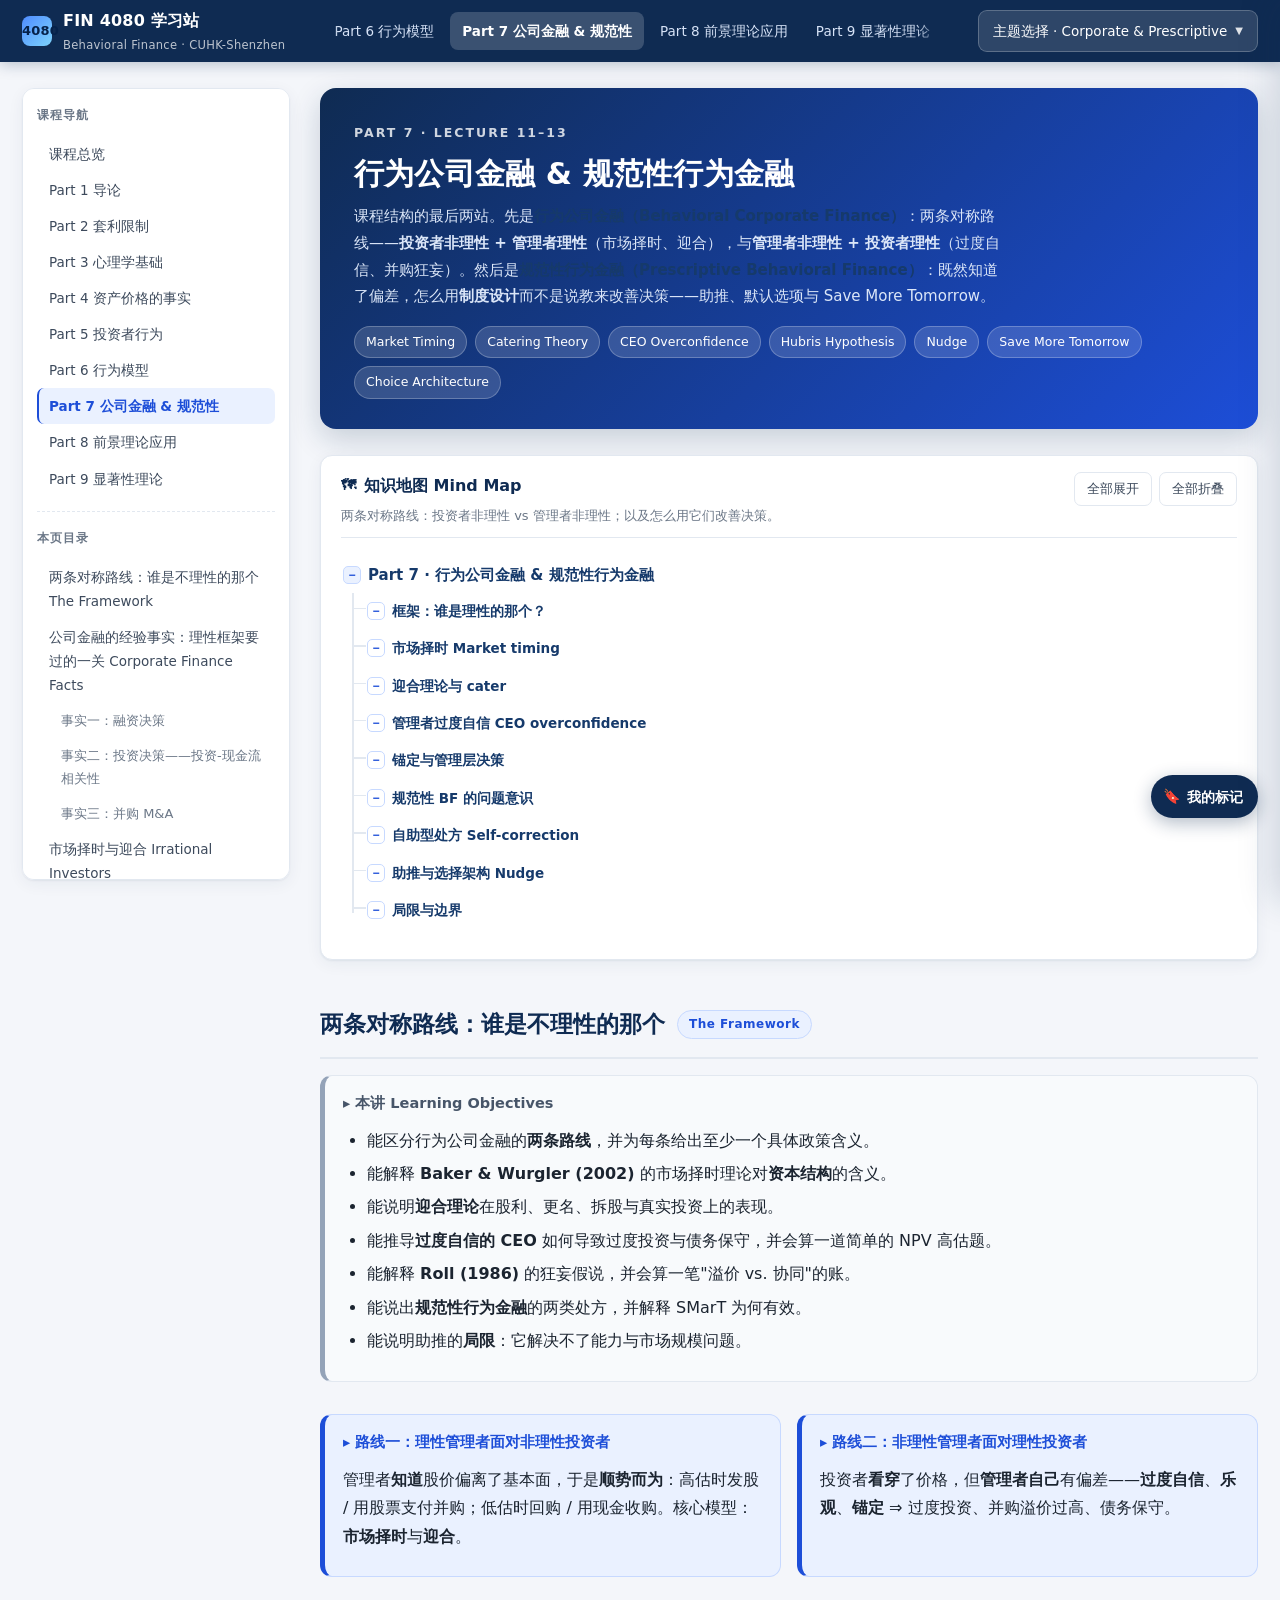
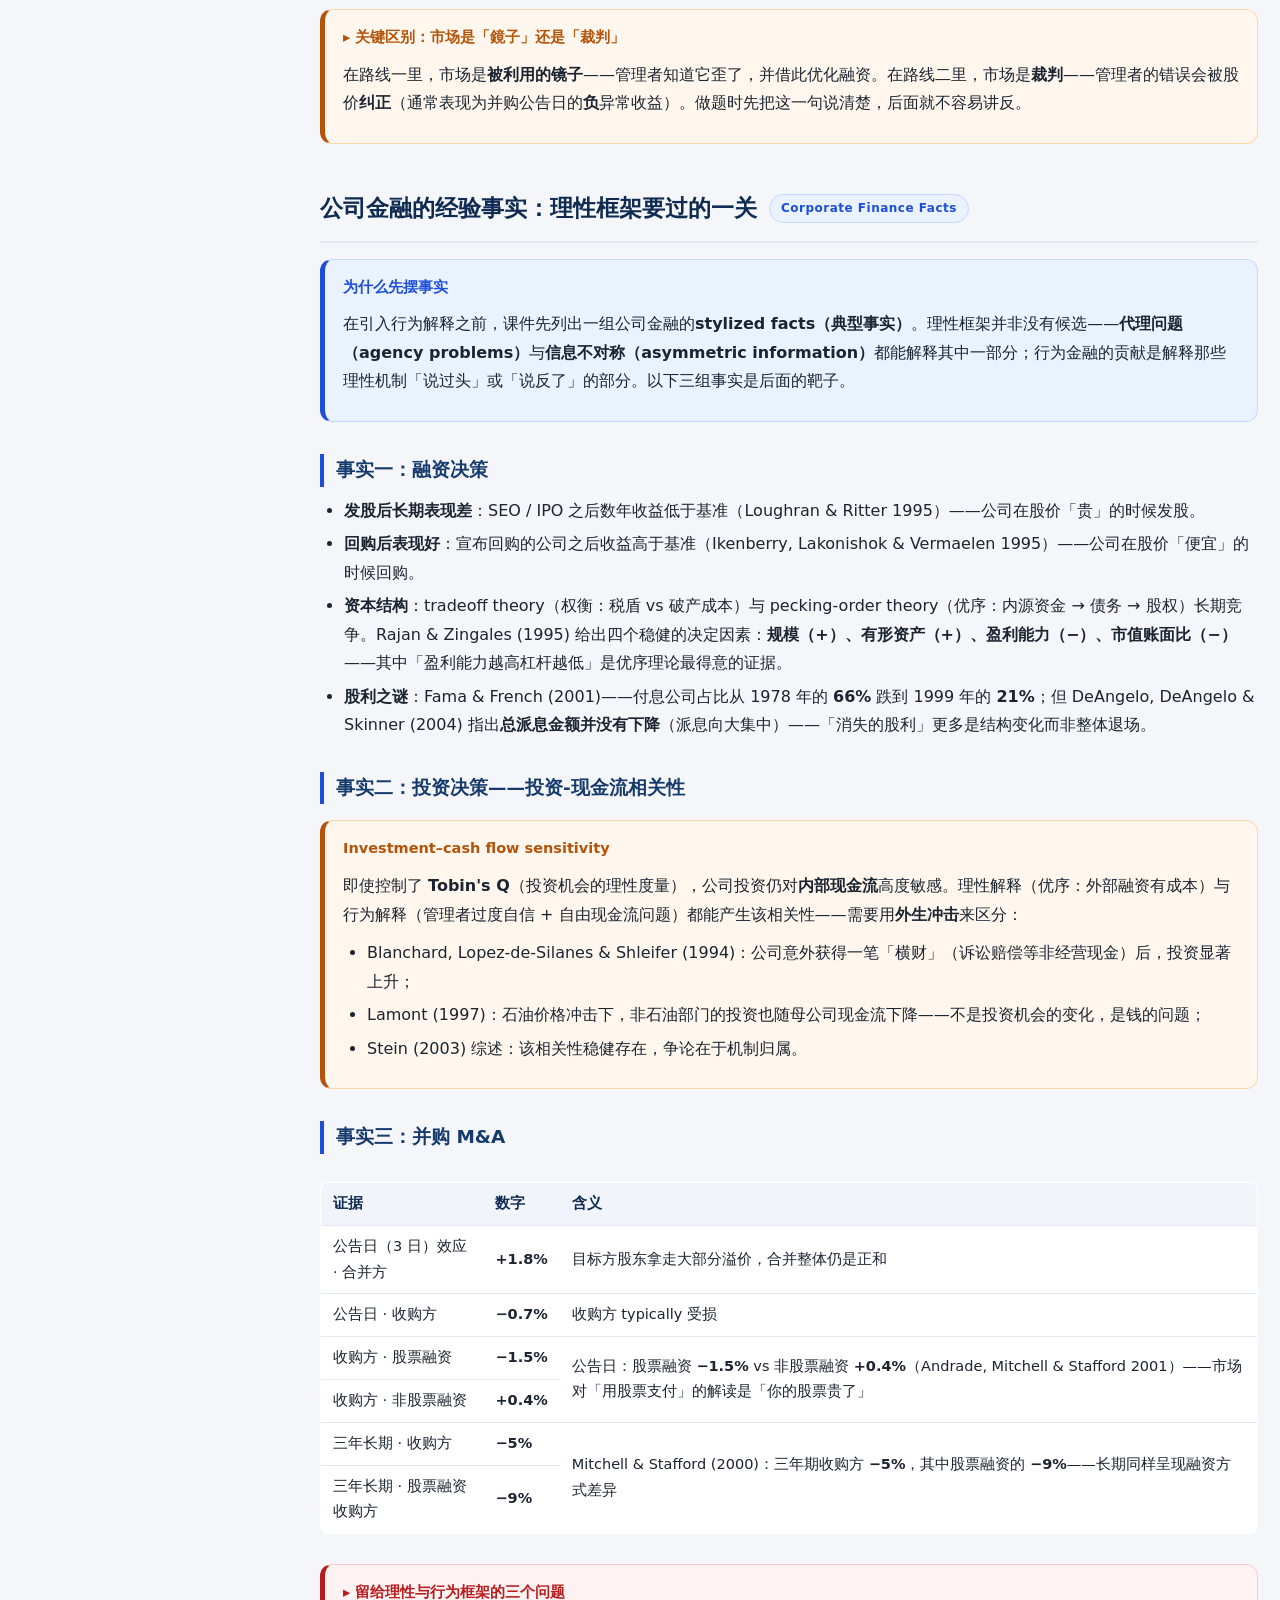
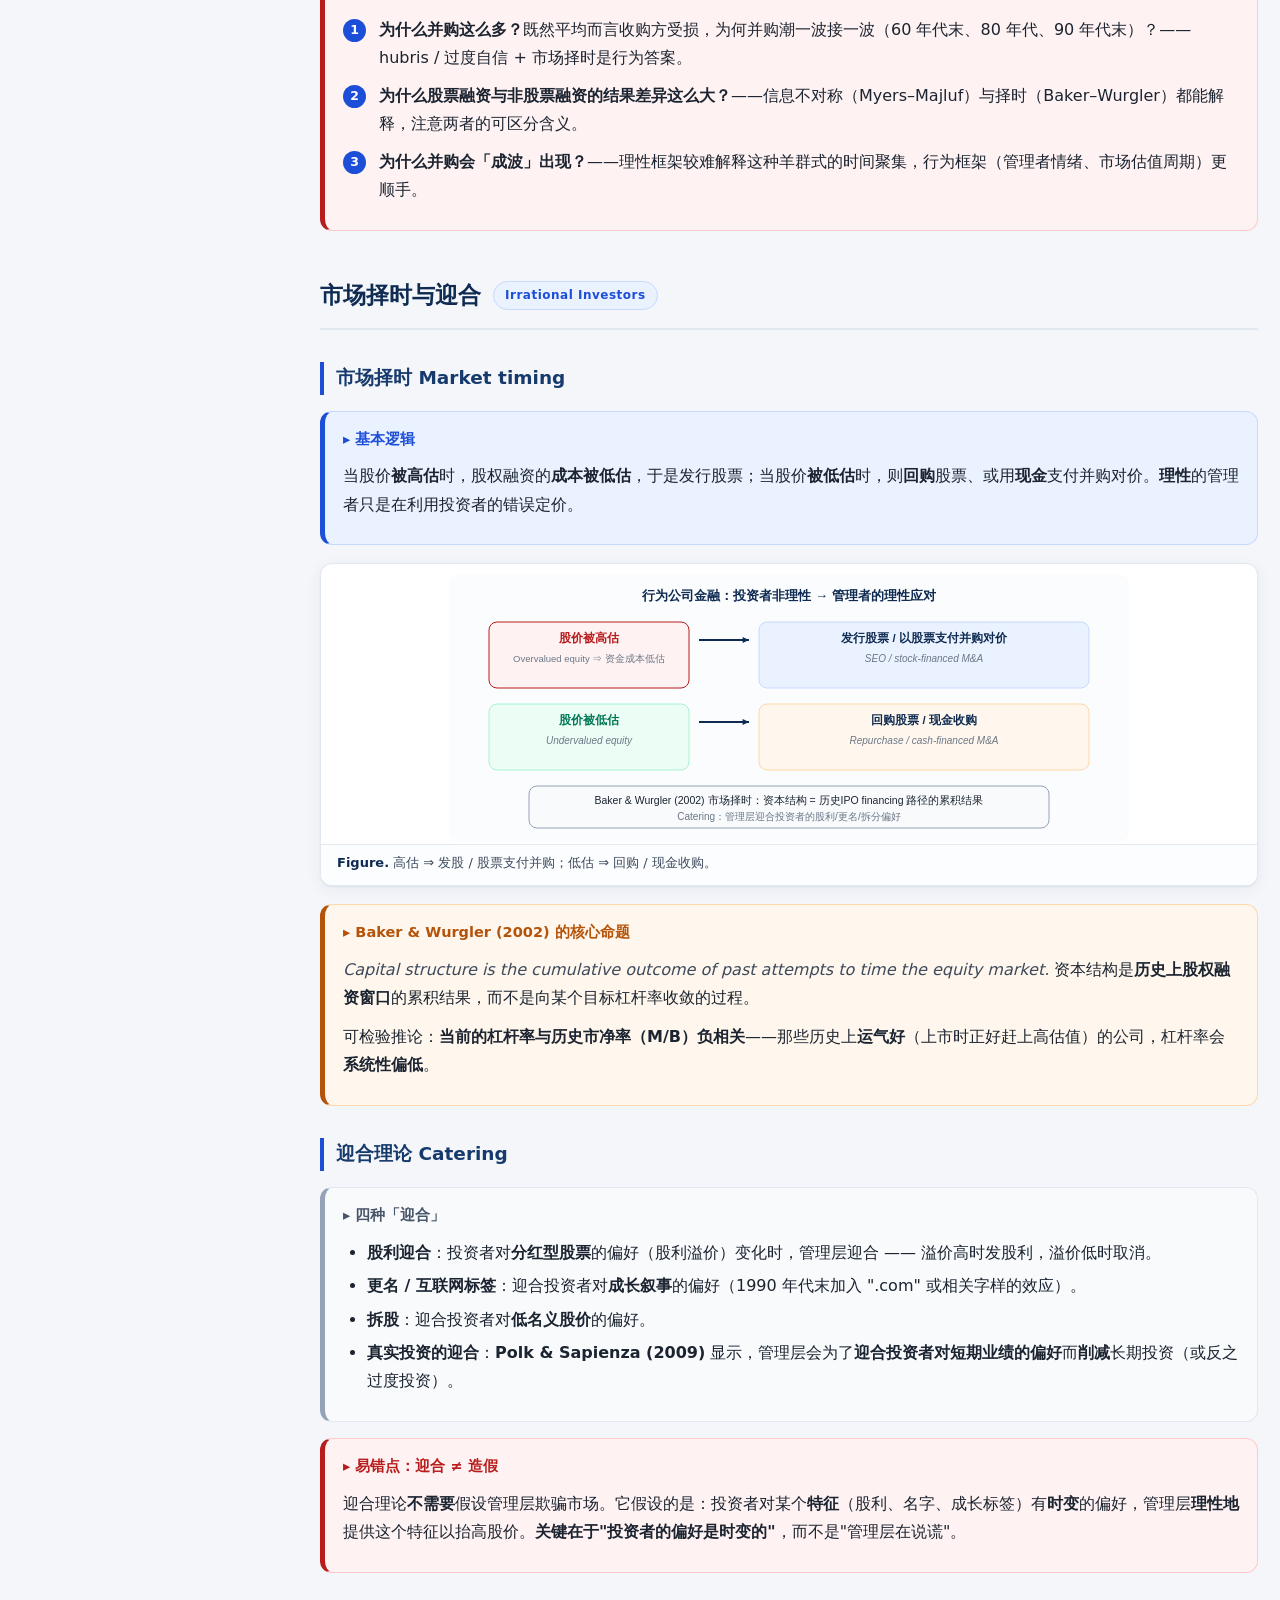
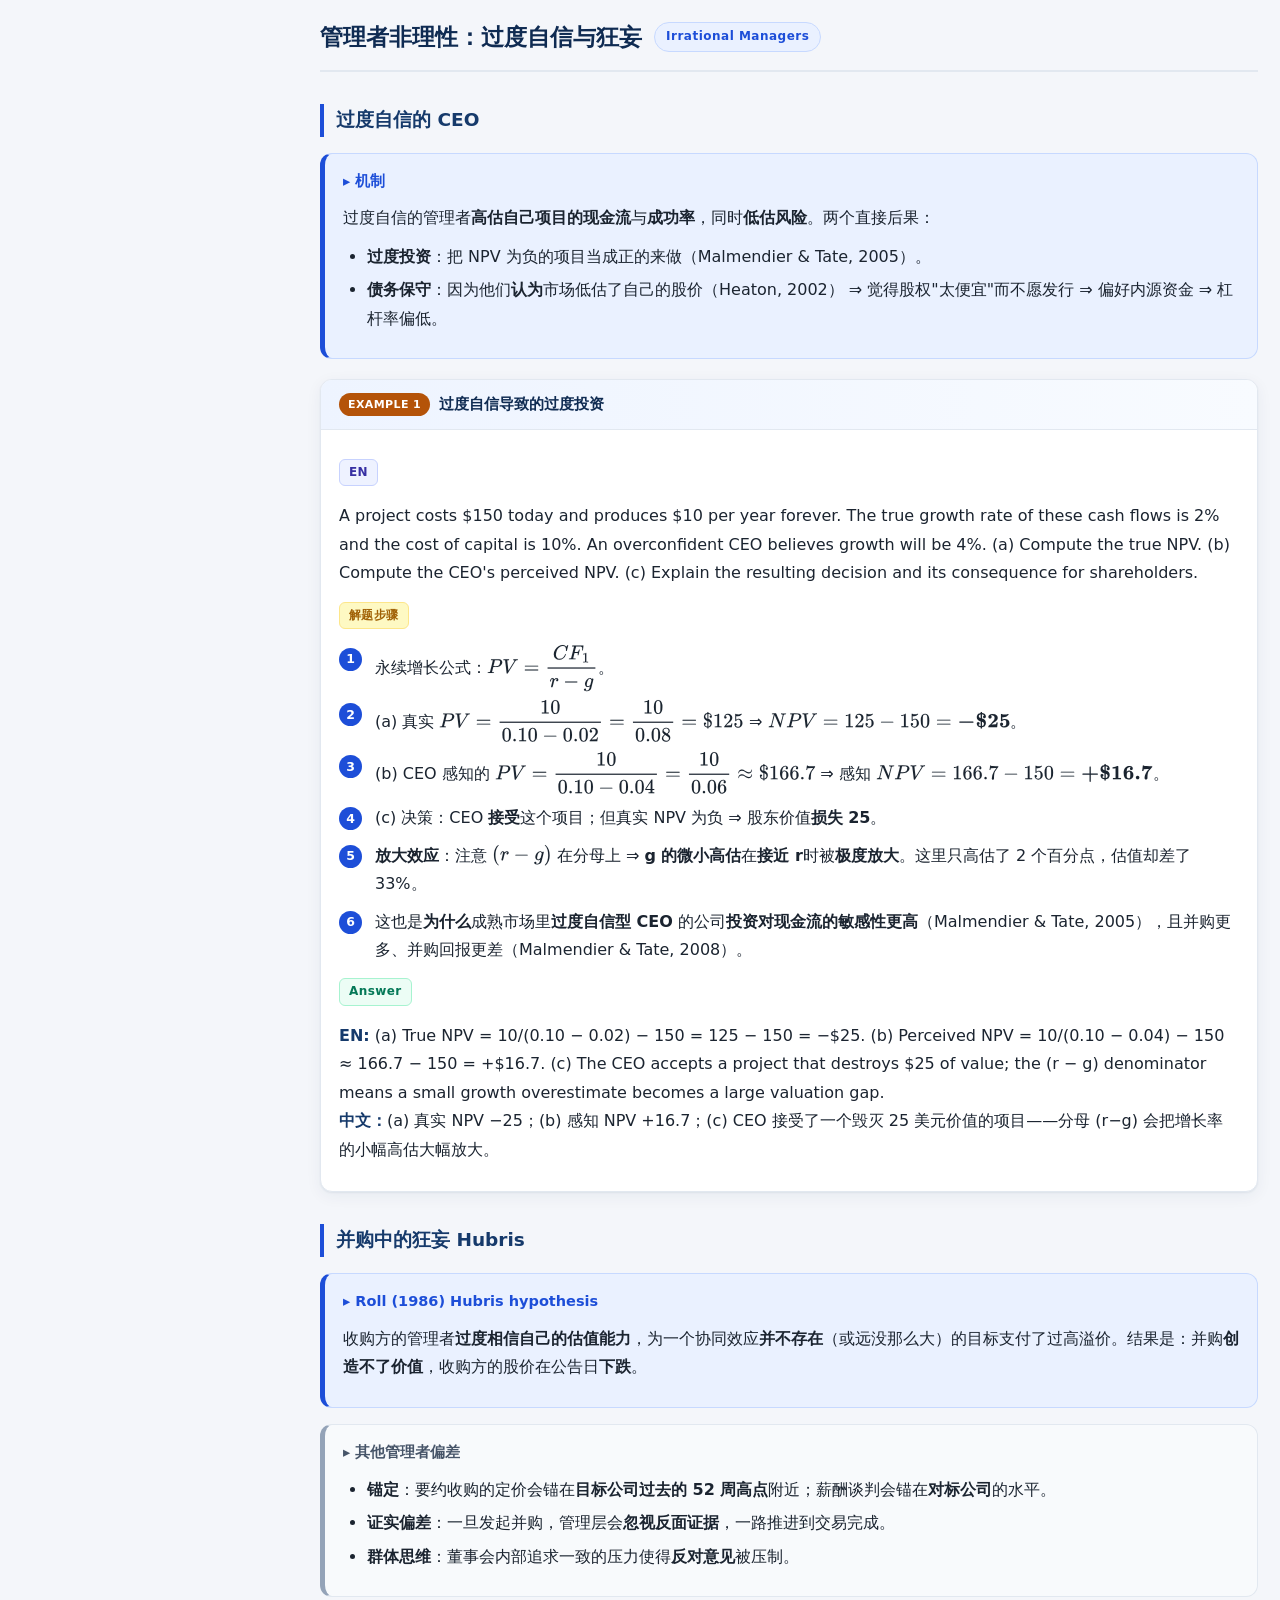
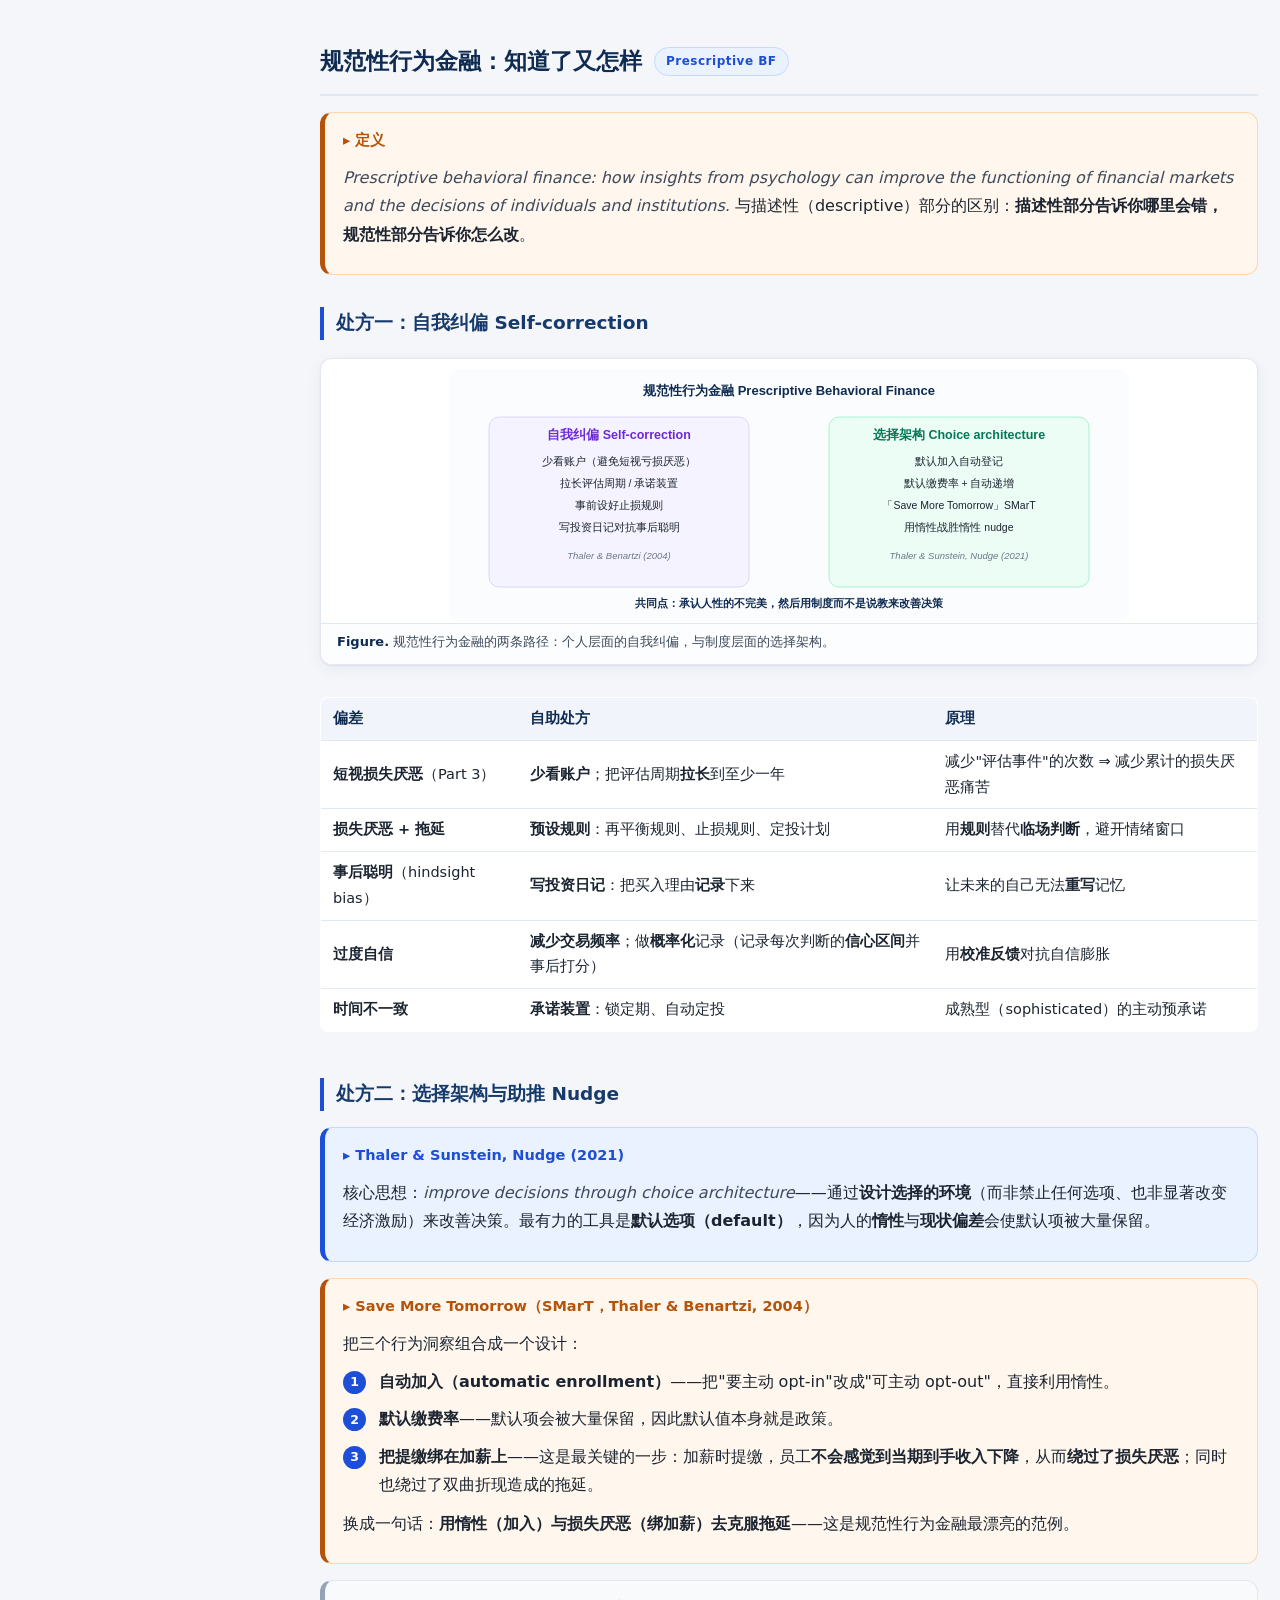
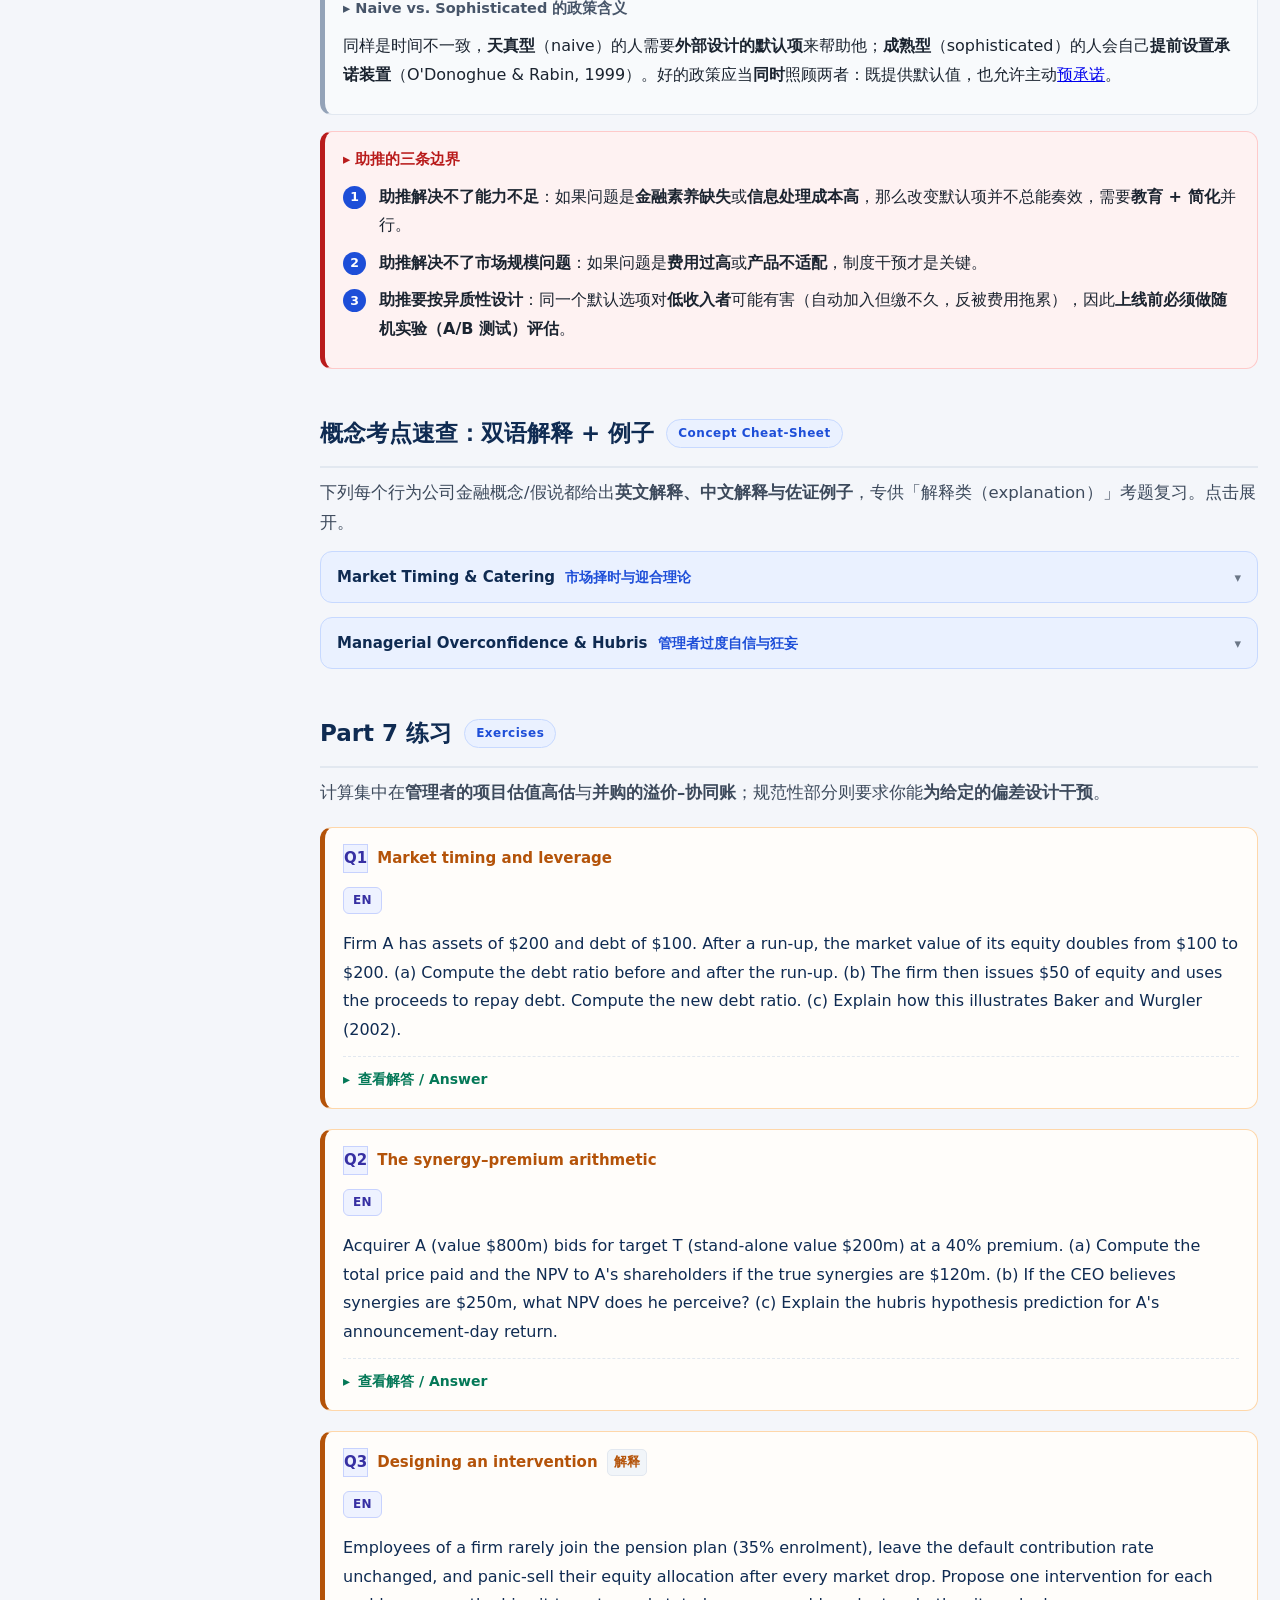
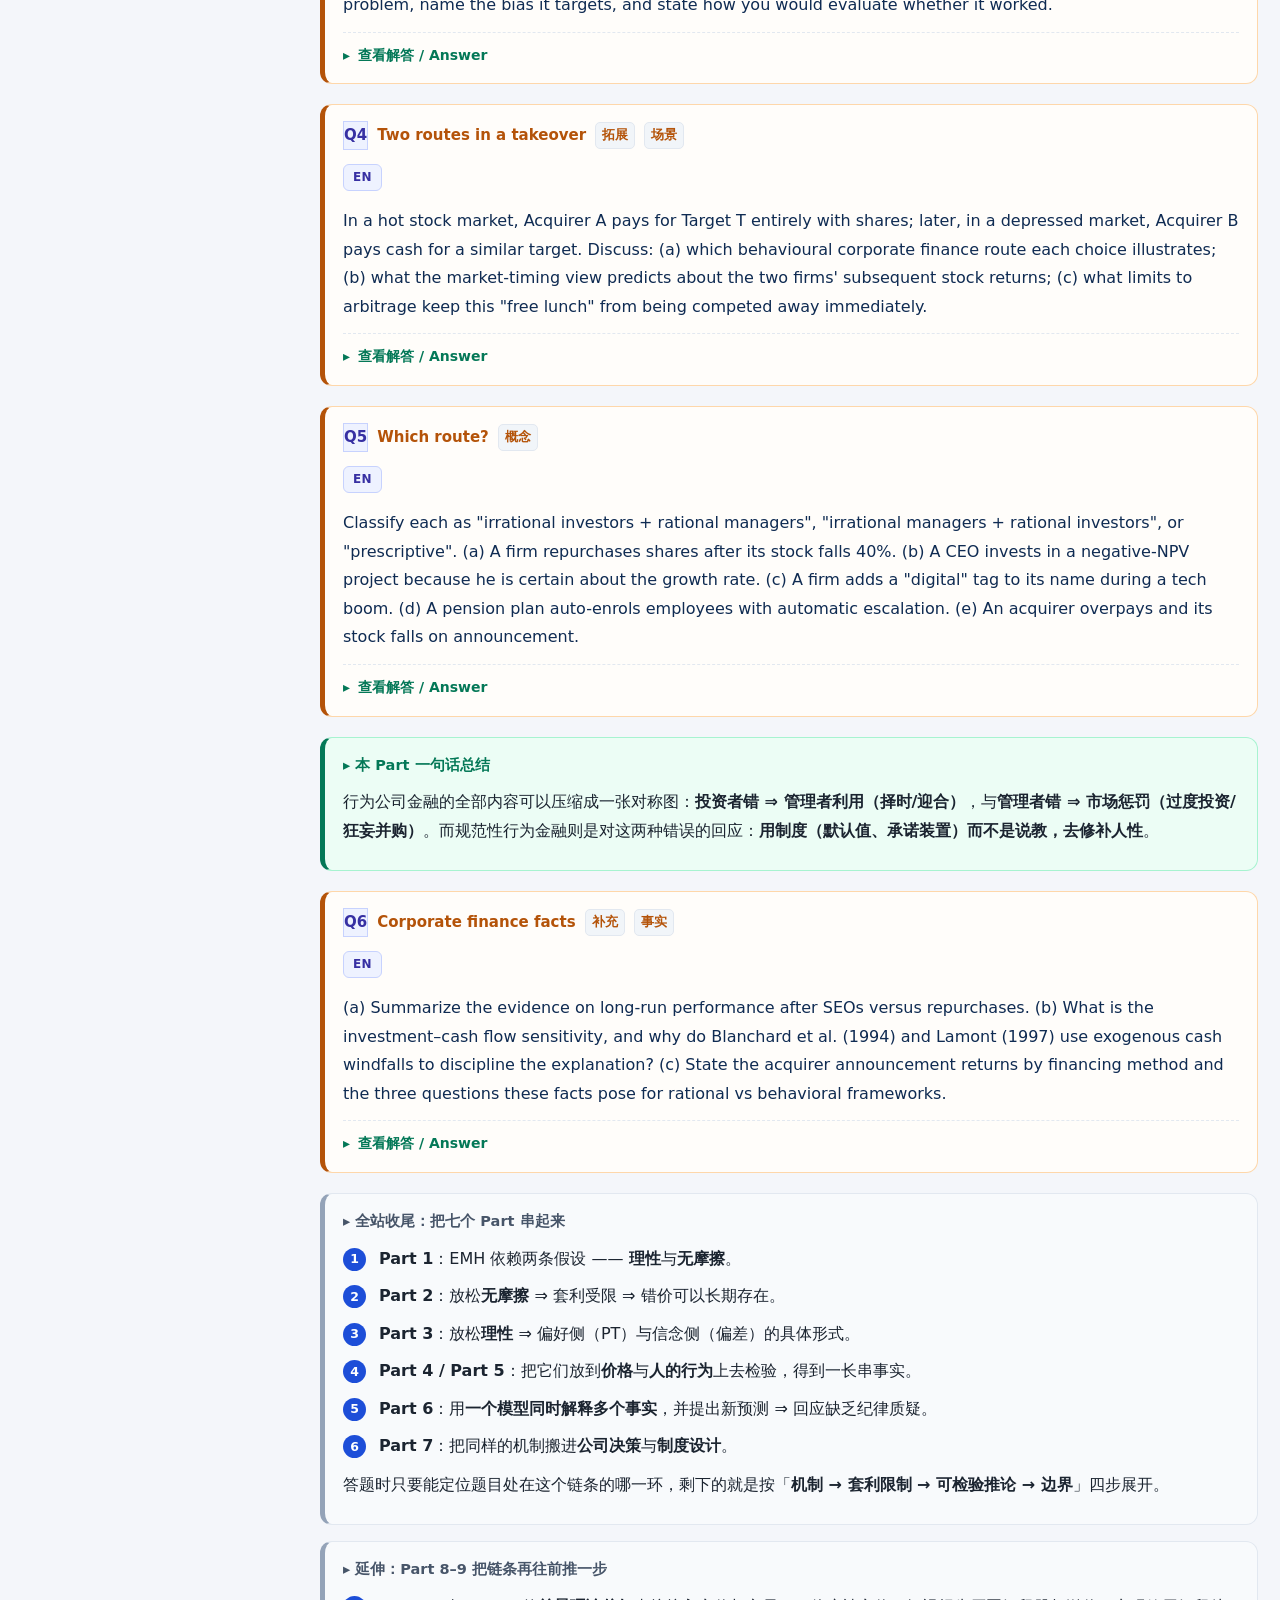
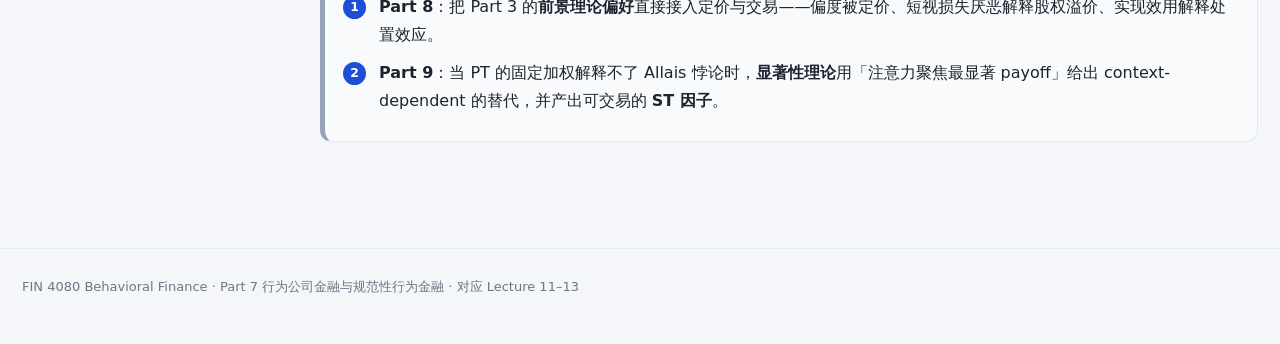
<file: part7-corporate-prescriptive.html>
<!DOCTYPE html>
<html lang="zh-CN">
<head>
<meta property="og:title" content="FIN4080 行为金融学学习站"><meta property="og:description" content="CUHK-SZ FIN4080 行为金融学课程学习站：9 个 Part 的讲解、SVG 图示、自测练习与个人进度记录"><meta name="description" content="CUHK-SZ FIN4080 行为金融学课程学习站：9 个 Part 的讲解、SVG 图示、自测练习与个人进度记录"><meta property="og:image" content="https://lf3-static.bytednsdoc.com/obj/eden-cn/ylcylz_fsph_ryhs/ljhwZthlaukjlkulzlp/feisuda/avatar/7.svg"><link rel="icon" href="https://lf3-static.bytednsdoc.com/obj/eden-cn/ylcylz_fsph_ryhs/ljhwZthlaukjlkulzlp/feisuda/avatar/7.svg">
<meta charset="UTF-8">
<meta name="viewport" content="width=device-width, initial-scale=1.0">
    <meta name="robots" content="noindex, nofollow, noarchive, noimageindex">
    <meta name="googlebot" content="noindex, nofollow">
    <meta name="referrer" content="no-referrer">
<title>FIN4080 行为金融学学习站</title>
<link rel="stylesheet" href="assets/style.css">
<script>
window.MathJax = {
  tex: { inlineMath: [['\\(','\\)']], displayMath: [['\\[','\\]']] },
  svg: { fontCache: 'global' },
  options: { skipHtmlTags: ['script','noscript','style','textarea','pre','code'] }
};
</script>
<script src="assets/tex-mml-svg.js" id="MathJax-script" async></script>
<script>
/* Fallback: 若本地 MathJax 包不可用，从 jsDelivr 兜底加载。 */
(function () {
  function loadCdn() {
    if (window.MathJax && window.MathJax.startup) return;
    var s = document.createElement('script');
    s.src = 'https://cdn.jsdelivr.net/npm/mathjax@3.2.2/es5/tex-mml-svg.js';
    s.async = true;
    document.head.appendChild(s);
  }
  window.addEventListener('load', function () { setTimeout(loadCdn, 400); });
})();
</script>
    <script src="assets/figures.js"></script>
    <script src="assets/mindmap.js"></script>
    <script src="assets/marks.js?v=20261017a"></script>
</head>
<body data-page="part7" data-root="">

<header id="site-topbar"></header>

<div class="layout">
  <aside class="toc" id="site-toc"></aside>
  <main>

    <div class="hero">
      <div class="kicker">Part 7 · Lecture 11–13</div>
      <h1>行为公司金融 &amp; 规范性行为金融</h1>
      <p>课程结构的最后两站。先是<strong>行为公司金融（Behavioral Corporate Finance）</strong>：两条对称路线——<b>投资者非理性 + 管理者理性</b>（市场择时、迎合），与<b>管理者非理性 + 投资者理性</b>（过度自信、并购狂妄）。然后是<strong>规范性行为金融（Prescriptive Behavioral Finance）</strong>：既然知道了偏差，怎么用<b>制度设计</b>而不是说教来改善决策——助推、默认选项与 Save More Tomorrow。</p>
      <div class="tags">
        <span>Market Timing</span><span>Catering Theory</span><span>CEO Overconfidence</span><span>Hubris Hypothesis</span><span>Nudge</span><span>Save More Tomorrow</span><span>Choice Architecture</span>
      </div>
    </div>

    <div id="mindmap-host"></div>

    <!-- ============ S1 ============ -->
    <section id="framework">
      <h2 class="sec">两条对称路线：谁是不理性的那个 <span class="badge">The Framework</span></h2>

      <div class="box note">
        <div class="box-title">▸ 本讲 Learning Objectives</div>
        <ul>
          <li>能区分行为公司金融的<b>两条路线</b>，并为每条给出至少一个具体政策含义。</li>
          <li>能解释 <b>Baker &amp; Wurgler (2002)</b> 的市场择时理论对<b>资本结构</b>的含义。</li>
          <li>能说明<b>迎合理论</b>在股利、更名、拆股与真实投资上的表现。</li>
          <li>能推导<b>过度自信的 CEO</b> 如何导致过度投资与债务保守，并会算一道简单的 NPV 高估题。</li>
          <li>能解释 <b>Roll (1986)</b> 的狂妄假说，并会算一笔"溢价 vs. 协同"的账。</li>
          <li>能说出<b>规范性行为金融</b>的两类处方，并解释 SMarT 为何有效。</li>
          <li>能说明助推的<b>局限</b>：它解决不了能力与市场规模问题。</li>
        </ul>
      </div>

      <div class="grid2">
        <div class="box def">
          <div class="box-title">▸ 路线一：理性管理者面对非理性投资者</div>
          <p>管理者<b>知道</b>股价偏离了基本面，于是<b>顺势而为</b>：高估时发股 / 用股票支付并购；低估时回购 / 用现金收购。核心模型：<b>市场择时</b>与<b>迎合</b>。</p>
        </div>
        <div class="box def">
          <div class="box-title">▸ 路线二：非理性管理者面对理性投资者</div>
          <p>投资者<b>看穿</b>了价格，但<b>管理者自己</b>有偏差——<b>过度自信</b>、<b>乐观</b>、<b>锚定</b> ⇒ 过度投资、并购溢价过高、债务保守。</p>
        </div>
      </div>

      <div class="box key">
        <div class="box-title">▸ 关键区别：市场是「鏡子」还是「裁判」</div>
        <p>在路线一里，市场是<b>被利用的镜子</b>——管理者知道它歪了，并借此优化融资。在路线二里，市场是<b>裁判</b>——管理者的错误会被股价<b>纠正</b>（通常表现为并购公告日的<b>负</b>异常收益）。做题时先把这一句说清楚，后面就不容易讲反。</p>
      </div>
    </section>

    <!-- ============ S1b ============ -->
    <section id="cf-facts">
      <h2 class="sec">公司金融的经验事实：理性框架要过的一关 <span class="badge">Corporate Finance Facts</span></h2>

      <div class="box def">
        <div class="box-title">为什么先摆事实</div>
        <p>在引入行为解释之前，课件先列出一组公司金融的<b>stylized facts（典型事实）</b>。理性框架并非没有候选——<b>代理问题（agency problems）</b>与<b>信息不对称（asymmetric information）</b>都能解释其中一部分；行为金融的贡献是解释那些理性机制「说过头」或「说反了」的部分。以下三组事实是后面的靶子。</p>
      </div>

      <h3 class="sub">事实一：融资决策</h3>
      <ul>
        <li><b>发股后长期表现差</b>：SEO / IPO 之后数年收益低于基准（Loughran &amp; Ritter 1995）——公司在股价「贵」的时候发股。</li>
        <li><b>回购后表现好</b>：宣布回购的公司之后收益高于基准（Ikenberry, Lakonishok &amp; Vermaelen 1995）——公司在股价「便宜」的时候回购。</li>
        <li><b>资本结构</b>：tradeoff theory（权衡：税盾 vs 破产成本）与 pecking-order theory（优序：内源资金 → 债务 → 股权）长期竞争。Rajan &amp; Zingales (1995) 给出四个稳健的决定因素：<b>规模（+）、有形资产（+）、盈利能力（−）、市值账面比（−）</b>——其中「盈利能力越高杠杆越低」是优序理论最得意的证据。</li>
        <li><b>股利之谜</b>：Fama &amp; French (2001)——付息公司占比从 1978 年的 <b>66%</b> 跌到 1999 年的 <b>21%</b>；但 DeAngelo, DeAngelo &amp; Skinner (2004) 指出<b>总派息金额并没有下降</b>（派息向大集中）——「消失的股利」更多是结构变化而非整体退场。</li>
      </ul>

      <h3 class="sub">事实二：投资决策——投资-现金流相关性</h3>
      <div class="box key">
        <div class="box-title">Investment–cash flow sensitivity</div>
        <p>即使控制了 <b>Tobin's Q</b>（投资机会的理性度量），公司投资仍对<b>内部现金流</b>高度敏感。理性解释（优序：外部融资有成本）与行为解释（管理者过度自信 + 自由现金流问题）都能产生该相关性——需要用<b>外生冲击</b>来区分：</p>
        <ul>
          <li>Blanchard, Lopez-de-Silanes &amp; Shleifer (1994)：公司意外获得一笔「横财」（诉讼赔偿等非经营现金）后，投资显著上升；</li>
          <li>Lamont (1997)：石油价格冲击下，非石油部门的投资也随母公司现金流下降——不是投资机会的变化，是钱的问题；</li>
          <li>Stein (2003) 综述：该相关性稳健存在，争论在于机制归属。</li>
        </ul>
      </div>

      <h3 class="sub">事实三：并购 M&amp;A</h3>
      <div class="tablewrap">
        <table class="data">
          <thead><tr><th>证据</th><th>数字</th><th>含义</th></tr></thead>
          <tbody>
            <tr><td>公告日（3 日）效应 · 合并方</td><td><b>+1.8%</b></td><td>目标方股东拿走大部分溢价，合并整体仍是正和</td></tr>
            <tr><td>公告日 · 收购方</td><td><b>−0.7%</b></td><td>收购方 typically 受损</td></tr>
            <tr><td>收购方 · 股票融资</td><td><b>−1.5%</b></td><td rowspan="2">公告日：股票融资 <b>−1.5%</b> vs 非股票融资 <b>+0.4%</b>（Andrade, Mitchell &amp; Stafford 2001）——市场对「用股票支付」的解读是「你的股票贵了」</td></tr>
            <tr><td>收购方 · 非股票融资</td><td><b>+0.4%</b></td></tr>
            <tr><td>三年长期 · 收购方</td><td><b>−5%</b></td><td rowspan="2">Mitchell &amp; Stafford (2000)：三年期收购方 <b>−5%</b>，其中股票融资的 <b>−9%</b>——长期同样呈现融资方式差异</td></tr>
            <tr><td>三年长期 · 股票融资收购方</td><td><b>−9%</b></td></tr>
          </tbody>
        </table>
      </div>

      <div class="box warn">
        <div class="box-title">▸ 留给理性与行为框架的三个问题</div>
        <ol class="steps">
          <li><b>为什么并购这么多？</b>既然平均而言收购方受损，为何并购潮一波接一波（60 年代末、80 年代、90 年代末）？——hubris / 过度自信 + 市场择时是行为答案。</li>
          <li><b>为什么股票融资与非股票融资的结果差异这么大？</b>——信息不对称（Myers–Majluf）与择时（Baker–Wurgler）都能解释，注意两者的可区分含义。</li>
          <li><b>为什么并购会「成波」出现？</b>——理性框架较难解释这种羊群式的时间聚集，行为框架（管理者情绪、市场估值周期）更顺手。</li>
        </ol>
      </div>
    </section>

    <!-- ============ S2 ============ -->
    <section id="timing">
      <h2 class="sec">市场择时与迎合 <span class="badge">Irrational Investors</span></h2>

      <h3 class="sub">市场择时 Market timing</h3>
      <div class="box def">
        <div class="box-title">▸ 基本逻辑</div>
        <p>当股价<b>被高估</b>时，股权融资的<b>成本被低估</b>，于是发行股票；当股价<b>被低估</b>时，则<b>回购</b>股票、或用<b>现金</b>支付并购对价。<b>理性</b>的管理者只是在利用投资者的错误定价。</p>
      </div>

      <div class="fig" data-fig="corporate_timing" data-cap="高估 ⇒ 发股 / 股票支付并购；低估 ⇒ 回购 / 现金收购。"></div>

      <div class="box key">
        <div class="box-title">▸ Baker &amp; Wurgler (2002) 的核心命题</div>
        <p><em>Capital structure is the cumulative outcome of past attempts to time the equity market.</em> 资本结构是<b>历史上股权融资窗口</b>的累积结果，而不是向某个目标杠杆率收敛的过程。</p>
        <p>可检验推论：<b>当前的杠杆率与历史市净率（M/B）负相关</b>——那些历史上<b>运气好</b>（上市时正好赶上高估值）的公司，杠杆率会<b>系统性偏低</b>。</p>
      </div>

      <h3 class="sub">迎合理论 Catering</h3>
      <div class="box note">
        <div class="box-title">▸ 四种「迎合」</div>
        <ul>
          <li><b>股利迎合</b>：投资者对<b>分红型股票</b>的偏好（股利溢价）变化时，管理层迎合 —— 溢价高时发股利，溢价低时取消。</li>
          <li><b>更名 / 互联网标签</b>：迎合投资者对<b>成长叙事</b>的偏好（1990 年代末加入 ".com" 或相关字样的效应）。</li>
          <li><b>拆股</b>：迎合投资者对<b>低名义股价</b>的偏好。</li>
          <li><b>真实投资的迎合</b>：<b>Polk &amp; Sapienza (2009)</b> 显示，管理层会为了<b>迎合投资者对短期业绩的偏好</b>而<b>削减</b>长期投资（或反之过度投资）。</li>
        </ul>
      </div>

      <div class="box warn">
        <div class="box-title">▸ 易错点：迎合 ≠ 造假</div>
        <p>迎合理论<b>不需要</b>假设管理层欺骗市场。它假设的是：投资者对某个<b>特征</b>（股利、名字、成长标签）有<b>时变</b>的偏好，管理层<b>理性地</b>提供这个特征以抬高股价。<b>关键在于"投资者的偏好是时变的"</b>，而不是"管理层在说谎"。</p>
      </div>
    </section>

    <!-- ============ S3 ============ -->
    <section id="managers">
      <h2 class="sec">管理者非理性：过度自信与狂妄 <span class="badge">Irrational Managers</span></h2>

      <h3 class="sub">过度自信的 CEO</h3>
      <div class="box def">
        <div class="box-title">▸ 机制</div>
        <p>过度自信的管理者<b>高估自己项目的现金流</b>与<b>成功率</b>，同时<b>低估风险</b>。两个直接后果：</p>
        <ul>
          <li><b>过度投资</b>：把 NPV 为负的项目当成正的来做（Malmendier &amp; Tate, 2005）。</li>
          <li><b>债务保守</b>：因为他们<b>认为</b>市场低估了自己的股价（Heaton, 2002） ⇒ 觉得股权"太便宜"而不愿发行 ⇒ 偏好内源资金 ⇒ 杠杆率偏低。</li>
        </ul>
      </div>

      <div class="example">
        <div class="ex-head"><span class="pill q">EXAMPLE 1</span> 过度自信导致的过度投资</div>
        <div class="ex-body">
          <div class="q-block">
            <span class="lbl lbl-en">EN</span>
            <p class="en-q">A project costs $150 today and produces $10 per year forever. The true growth rate of these cash flows is 2% and the cost of capital is 10%. An overconfident CEO believes growth will be 4%. (a) Compute the true NPV. (b) Compute the CEO's perceived NPV. (c) Explain the resulting decision and its consequence for shareholders.</p>
          </div>
          <div class="q-block">
            <span class="lbl lbl-step">解题步骤</span>
            <ol class="steps">
              <li>永续增长公式：\(PV=\dfrac{CF_1}{r-g}\)。</li>
              <li>(a) 真实 \(PV=\dfrac{10}{0.10-0.02}=\dfrac{10}{0.08}=\$125\) ⇒ \(NPV=125-150=\mathbf{-\$25}\)。</li>
              <li>(b) CEO 感知的 \(PV=\dfrac{10}{0.10-0.04}=\dfrac{10}{0.06}\approx\$166.7\) ⇒ 感知 \(NPV=166.7-150=\mathbf{+\$16.7}\)。</li>
              <li>(c) 决策：CEO <b>接受</b>这个项目；但真实 NPV 为负 ⇒ 股东价值<b>损失 25</b>。</li>
              <li><b>放大效应</b>：注意 \((r-g)\) 在分母上 ⇒ <b>g 的微小高估</b>在<b>接近 r</b>时被<b>极度放大</b>。这里只高估了 2 个百分点，估值却差了 33%。</li>
              <li>这也是<b>为什么</b>成熟市场里<b>过度自信型 CEO</b> 的公司<b>投资对现金流的敏感性更高</b>（Malmendier &amp; Tate, 2005），且并购更多、并购回报更差（Malmendier &amp; Tate, 2008）。</li>
            </ol>
          </div>
          <div class="q-block">
            <span class="lbl lbl-ans">Answer</span>
            <p><strong>EN:</strong> (a) True NPV = 10/(0.10 − 0.02) − 150 = 125 − 150 = −$25. (b) Perceived NPV = 10/(0.10 − 0.04) − 150 ≈ 166.7 − 150 = +$16.7. (c) The CEO accepts a project that destroys $25 of value; the (r − g) denominator means a small growth overestimate becomes a large valuation gap.<br><strong>中文：</strong>(a) 真实 NPV −25；(b) 感知 NPV +16.7；(c) CEO 接受了一个毁灭 25 美元价值的项目——分母 (r−g) 会把增长率的小幅高估大幅放大。</p>
          </div>
        </div>
      </div>

      <h3 class="sub">并购中的狂妄 Hubris</h3>
      <div class="box def">
        <div class="box-title">▸ Roll (1986) Hubris hypothesis</div>
        <p>收购方的管理者<b>过度相信自己的估值能力</b>，为一个协同效应<b>并不存在</b>（或远没那么大）的目标支付了过高溢价。结果是：并购<b>创造不了价值</b>，收购方的股价在公告日<b>下跌</b>。</p>
      </div>

      <div class="box note">
        <div class="box-title">▸ 其他管理者偏差</div>
        <ul>
          <li><b>锚定</b>：要约收购的定价会锚在<b>目标公司过去的 52 周高点</b>附近；薪酬谈判会锚在<b>对标公司</b>的水平。</li>
          <li><b>证实偏差</b>：一旦发起并购，管理层会<b>忽视反面证据</b>，一路推进到交易完成。</li>
          <li><b>群体思维</b>：董事会内部追求一致的压力使得<b>反对意见</b>被压制。</li>
        </ul>
      </div>
    </section>

    <!-- ============ S4 ============ -->
    <section id="prescriptive">
      <h2 class="sec">规范性行为金融：知道了又怎样 <span class="badge">Prescriptive BF</span></h2>

      <div class="box key">
        <div class="box-title">▸ 定义</div>
        <p><em>Prescriptive behavioral finance: how insights from psychology can improve the functioning of financial markets and the decisions of individuals and institutions.</em> 与描述性（descriptive）部分的区别：<b>描述性部分告诉你哪里会错，规范性部分告诉你怎么改</b>。</p>
      </div>

      <h3 class="sub">处方一：自我纠偏 Self-correction</h3>
      <div class="fig" data-fig="prescriptive" data-cap="规范性行为金融的两条路径：个人层面的自我纠偏，与制度层面的选择架构。"></div>

      <div class="tablewrap">
      <table class="data">
        <thead><tr><th>偏差</th><th>自助处方</th><th>原理</th></tr></thead>
        <tbody>
          <tr><td><b>短视损失厌恶</b>（Part 3）</td><td><b>少看账户</b>；把评估周期<b>拉长</b>到至少一年</td><td>减少"评估事件"的次数 ⇒ 减少累计的损失厌恶痛苦</td></tr>
          <tr><td><b>损失厌恶 + 拖延</b></td><td><b>预设规则</b>：再平衡规则、止损规则、定投计划</td><td>用<b>规则</b>替代<b>临场判断</b>，避开情绪窗口</td></tr>
          <tr><td><b>事后聪明</b>（hindsight bias）</td><td><b>写投资日记</b>：把买入理由<b>记录</b>下来</td><td>让未来的自己无法<b>重写</b>记忆</td></tr>
          <tr><td><b>过度自信</b></td><td><b>减少交易频率</b>；做<b>概率化</b>记录（记录每次判断的<b>信心区间</b>并事后打分）</td><td>用<b>校准反馈</b>对抗自信膨胀</td></tr>
          <tr><td><b>时间不一致</b></td><td><b>承诺装置</b>：锁定期、自动定投</td><td>成熟型（sophisticated）的主动预承诺</td></tr>
        </tbody>
      </table>
      </div>

      <h3 class="sub">处方二：选择架构与助推 Nudge</h3>
      <div class="box def">
        <div class="box-title">▸ Thaler &amp; Sunstein, Nudge (2021)</div>
        <p>核心思想：<em>improve decisions through choice architecture</em>——通过<b>设计选择的环境</b>（而非禁止任何选项、也非显著改变经济激励）来改善决策。最有力的工具是<b>默认选项（default）</b>，因为人的<b>惰性</b>与<b>现状偏差</b>会使默认项被大量保留。</p>
      </div>

      <div class="box key">
        <div class="box-title">▸ Save More Tomorrow（SMarT，Thaler &amp; Benartzi, 2004）</div>
        <p>把三个行为洞察组合成一个设计：</p>
        <ol class="steps">
          <li><b>自动加入（automatic enrollment）</b>——把"要主动 opt-in"改成"可主动 opt-out"，直接利用惰性。</li>
          <li><b>默认缴费率</b>——默认项会被大量保留，因此默认值本身就是政策。</li>
          <li><b>把提缴绑在加薪上</b>——这是最关键的一步：加薪时提缴，员工<b>不会感觉到当期到手收入下降</b>，从而<b>绕过了损失厌恶</b>；同时也绕过了双曲折现造成的拖延。</li>
        </ol>
        <p>换成一句话：<b>用惰性（加入）与损失厌恶（绑加薪）去克服拖延</b>——这是规范性行为金融最漂亮的范例。</p>
      </div>

      <div class="box note">
        <div class="box-title">▸ Naive vs. Sophisticated 的政策含义</div>
        <p>同样是时间不一致，<b>天真型</b>（naive）的人需要<b>外部设计的默认项</b>来帮助他；<b>成熟型</b>（sophisticated）的人会自己<b>提前设置承诺装置</b>（O'Donoghue &amp; Rabin, 1999）。好的政策应当<b>同时</b>照顾两者：既提供默认值，也允许主动<a href="part3-psychology.html#hyperbolic">预承诺</a>。</p>
      </div>

      <div class="box warn">
        <div class="box-title">▸ 助推的三条边界</div>
        <ol class="steps">
          <li><b>助推解决不了能力不足</b>：如果问题是<b>金融素养缺失</b>或<b>信息处理成本高</b>，那么改变默认项并不总能奏效，需要<b>教育 + 简化</b>并行。</li>
          <li><b>助推解决不了市场规模问题</b>：如果问题是<b>费用过高</b>或<b>产品不适配</b>，制度干预才是关键。</li>
          <li><b>助推要按异质性设计</b>：同一个默认选项对<b>低收入者</b>可能有害（自动加入但缴不久，反被费用拖累），因此<b>上线前必须做随机实验（A/B 测试）评估</b>。</li>
        </ol>
      </div>
    </section>

    <!-- ============ S5 ============ -->
    <!-- ============ Concept cheat-sheet ============ -->
    <section id="concepts">
      <h2 class="sec">概念考点速查：双语解释 + 例子 <span class="badge">Concept Cheat-Sheet</span></h2>
      <p class="lede">下列每个行为公司金融概念/假说都给出<b>英文解释、中文解释与佐证例子</b>，专供「解释类（explanation）」考题复习。点击展开。</p>

      <details class="concept" data-concept="market-timing-catering">
        <summary class="concept-bar">
          <span class="concept-en">Market Timing &amp; Catering</span>
          <span class="concept-cn">市场择时与迎合理论</span>
          <span class="concept-toggle">▾</span>
        </summary>
        <div class="concept-panel">
          <div class="concept-grid">
            <div class="concept-col">
              <h5><span class="lbl lbl-en">EN</span>Explanation</h5>
              <p>(a) <b>Market timing</b> (Bayless &amp; Chaplinsky; Graham &amp; Harvey): managers issue equity when they believe it is overvalued and repurchase when undervalued — exploiting mispricing. (b) <b>Catering theory</b> (Baker &amp; Wurgler 2002): managers cater to investors' current tastes — e.g., creating dual-class shares or conglomerates when the market pays a premium for them, even if it destroys value, because the short-term price responds.</p>
            </div>
            <div class="concept-col">
              <h5><span class="lbl lbl-cn">中文</span>解释</h5>
              <p>(a) <b>市场择时</b>（Bayless &amp; Chaplinsky；Graham &amp; Harvey）：管理者在认为股票被高估时增发、被低估时回购——利用错误定价。(b) <b>迎合理论</b>（Baker &amp; Wurgler 2002）：管理者迎合投资者当前偏好——例如当市场为某类结构（双重股权、多元化集团）支付溢价时去创造它，即便破坏长期价值，因为短期价格会反应。</p>
            </div>
          </div>
          <div class="concept-eg">
            <h5><span class="lbl lbl-ans">Example</span>例子作证</h5>
            <div class="ex-card">A wave of SPAC/IPO issuance at market peaks, followed by underperformance — a classic market-timing footprint. <b>中文：</b>市场顶部出现 SPAC/IPO 增发浪潮、随后跑输——典型的市场择时痕迹。</div>
          </div>
        </div>
      </details>

      <details class="concept" data-concept="overconfidence-hubris">
        <summary class="concept-bar">
          <span class="concept-en">Managerial Overconfidence &amp; Hubris</span>
          <span class="concept-cn">管理者过度自信与狂妄</span>
          <span class="concept-toggle">▾</span>
        </summary>
        <div class="concept-panel">
          <div class="concept-grid">
            <div class="concept-col">
              <h5><span class="lbl lbl-en">EN</span>Explanation</h5>
              <p>Overconfident CEOs (a) think their firm is undervalued, so they under-issue equity and prefer debt or internal funds (Malmendier &amp; Tate 2005); (b) overestimate synergies in M&amp;A → overpay, and the market corrects on announcement (Roll 1986 "hubris hypothesis": acquirers systematically overpay because of CEO hubris).</p>
            </div>
            <div class="concept-col">
              <h5><span class="lbl lbl-cn">中文</span>解释</h5>
              <p>过度自信的 CEO：(a) 认为本公司被低估，因而少发股权、偏好债务或内源资金（Malmendier &amp; Tate 2005）；(b) 高估并购协同效应→出价过高，市场在公告日即做出负面反应（Roll 1986"狂妄假说"：收购方因 CEO 狂妄而系统性出价过高）。</p>
            </div>
          </div>
          <div class="concept-eg">
            <h5><span class="lbl lbl-ans">Example</span>例子作证</h5>
            <div class="ex-card">Acquirer stock drops ~2–3% on merger announcement — the market prices in the hubris premium the CEO paid. <b>中文：</b>收购公告日收购方股价平均跌约 2–3%——市场把 CEO 支付的"狂妄溢价"计入价格。</div>
          </div>
        </div>
      </details>
    </section>

    <section id="exercises" data-exgroup>
      <h2 class="sec">Part 7 练习 <span class="badge">Exercises</span></h2>
      <p class="lede">计算集中在<b>管理者的项目估值高估</b>与<b>并购的溢价–协同账</b>；规范性部分则要求你能<b>为给定的偏差设计干预</b>。</p>

      <div class="exercise" data-ex>
        <div class="ex-title"><span class="lbl lbl-en">Q<span class="num"></span></span> Market timing and leverage</div>
        <div class="q-block">
          <span class="lbl lbl-en">EN</span>
          <p class="en-q">Firm A has assets of $200 and debt of $100. After a run-up, the market value of its equity doubles from $100 to $200. (a) Compute the debt ratio before and after the run-up. (b) The firm then issues $50 of equity and uses the proceeds to repay debt. Compute the new debt ratio. (c) Explain how this illustrates Baker and Wurgler (2002).</p>
        </div>
        <details class="answer">
          <summary>查看解答 / Answer</summary>
          <div class="ans-body">
            <div class="q-block"><span class="lbl lbl-cn">中文分析</span><p>重点在于：杠杆率的下降<b>不来自任何主动决策</b>，而是来自市场估值的<b>时点运气</b>。</p></div>
            <ol class="steps">
              <li>(a) 前：\(100/(100+100)=50.0\%\)；后：\(100/(100+200)=33.3\%\)。</li>
              <li>(b) 发股 50 后：资产 \(200+50=250\)（账上现金增加），债务先<b>仍为</b> 100 ⇒ \(100/(100+250)\)… 注意这里要用<b>股权市值</b>：发股后股权市值变为 \(200+50=250\) ⇒ 债务比 \(100/(100+250)=28.6\%\)；再用 50 还债 ⇒ 债务 50，股权 250 ⇒ \(50/(50+250)=16.7\%\)。</li>
              <li>(c) <b>Baker &amp; Wurgler (2002)</b>：杠杆率是<b>历史融资窗口的累积结果</b>。这家公司<b>恰好在股价高时</b>发股还债，于是把杠杆率永久性地压低了——即便它事后<b>从不</b>再融资，杠杆率也回不去了。推论：<b>当前杠杆率应与历史 M/B 负相关</b>。</li>
            </ol>
            <div class="q-block"><span class="lbl lbl-ans">Answer</span><p><strong>EN:</strong> (a) 50.0% then 33.3%. (b) After the equity issue and debt repayment: 50/(50 + 250) = 16.7%. (c) A firm that happens to face a high valuation can permanently lower its leverage, so capital structure reflects cumulative timing luck — the Baker and Wurgler (2002) market-timing view.<br><strong>中文：</strong>(a) 50.0% → 33.3%；(b) 16.7%；(c) 杠杆率被"高估值时点"永久压低，体现历史融资窗口的累积效应。</p></div>
          </div>
        </details>
      </div>

      <div class="exercise" data-ex>
        <div class="ex-title"><span class="lbl lbl-en">Q<span class="num"></span></span> The synergy–premium arithmetic</div>
        <div class="q-block">
          <span class="lbl lbl-en">EN</span>
          <p class="en-q">Acquirer A (value $800m) bids for target T (stand-alone value $200m) at a 40% premium. (a) Compute the total price paid and the NPV to A's shareholders if the true synergies are $120m. (b) If the CEO believes synergies are $250m, what NPV does he perceive? (c) Explain the hubris hypothesis prediction for A's announcement-day return.</p>
        </div>
        <details class="answer">
          <summary>查看解答 / Answer</summary>
          <div class="ans-body">
            <div class="q-block"><span class="lbl lbl-cn">中文分析</span><p>把协同效应与溢价分开算：<b>NPV = 协同 − 溢价</b>，这是并购题的通用公式。</p></div>
            <ol class="steps">
              <li>对价：\(200\times(1+40\%)=\$280\text{m}\) ⇒ <b>溢价 = 80m</b>。</li>
              <li>(a) 真实协同 120 ⇒ \(NPV=120-80=\mathbf{+\$40\text{m}}\)。</li>
              <li>(b) CEO 认为协同 250 ⇒ 感知 \(NPV=250-80=\mathbf{+\$170\text{m}}\)，因此<b>他会愿意</b>把溢价抬得更高（例如为竞标而加到 60%）。</li>
              <li>若因竞标把溢价抬到 60%：对价 = 320 ⇒ 溢价 120 ⇒ 真实 \(NPV=120-120=\$0\)；再高一点即为<b>负</b>。</li>
              <li>(c) <b>狂妄假说（Roll, 1986）</b>的预测：由于<b>过度自信</b>，管理者<b>系统性地</b>高估协同、支付过高溢价 ⇒ 收购方在<b>公告日</b>的<b>异常收益为负</b>（或至少显著低于目标方的正收益）。<b>实证上</b>：目标方大幅为正，收购方平均<b>接近零甚至为负</b>。</li>
            </ol>
            <div class="q-block"><span class="lbl lbl-ans">Answer</span><p><strong>EN:</strong> (a) Premium = $80m and NPV = 120 − 80 = +$40m. (b) Perceived NPV = 250 − 80 = +$170m, which justifies bidding the premium higher. (c) Hubris predicts the acquirer's announcement-day abnormal return is around zero or negative.<br><strong>中文：</strong>(a) 溢价 80，NPV +40；(b) 感知 NPV +170 ⇒ 会抬价；(c) 狂妄假说预测收购方公告日收益≈0 或为负。</p></div>
          </div>
        </details>
      </div>

      <div class="exercise" data-ex>
        <div class="ex-title"><span class="lbl lbl-en">Q<span class="num"></span></span> Designing an intervention <span class="kbd">解释</span></div>
        <div class="q-block">
          <span class="lbl lbl-en">EN</span>
          <p class="en-q">Employees of a firm rarely join the pension plan (35% enrolment), leave the default contribution rate unchanged, and panic-sell their equity allocation after every market drop. Propose one intervention for each problem, name the bias it targets, and state how you would evaluate whether it worked.</p>
        </div>
        <details class="answer">
          <summary>查看解答 / Answer</summary>
          <div class="ans-body">
            <div class="q-block"><span class="lbl lbl-cn">中文分析</span><p>规范性题目的标准三段：<b>干预 → 目标偏差 → 评估方式</b>。缺了评估会明显扣分。</p></div>
            <ol class="steps">
              <li><b>参保率低 35%</b> —— 偏差：<b>现状偏差 + 惰性</b>。干预：<b>自动加入</b>（默认 opt-out）。评估：<b>随机对照实验</b>——随机把部分新员工设为自动加入，比较参保率的<b>差异</b>；同时看<b>停止参保</b>的行为是否被诱发。</li>
              <li><b>从不调整缴费率</b> —— 偏差：<b>默认项锚定 + 损失厌恶 + 拖延</b>。干预：把<b>默认缴费率</b>设为<b>更高</b>的水平，并提供 <b>Save More Tomorrow</b>：<b>在未来每次加薪时自动提高</b>缴费率。评估：随机分组比较<b>1 年、3 年后的实际缴费率</b>；并且要按<b>收入水平</b>分组，检查低收入者是否被费用拖累。</li>
              <li><b>每次下跌就恐慌卖出</b> —— 偏差：<b>短视损失厌恶 + 窄框架</b>。干预：①<b>降低披露频率</b>（月度<b>而非</b>日度报表）；②<b>目标日期基金</b>作为默认投资选项（<b>自动</b>下滑路径 + 自动再平衡）；③<b>锁定期</b>与<b>默认不调仓</b>。评估：比较干预组与对照组在<b>下跌月份</b>的<b>仓位变动幅度</b>，以及长期的<b>资金加权收益</b>（真正 KPI 是<b>净收益</b>，不是交易次数）。</li>
              <li><b>共同注意</b>：所有干预都应以<b>随机实验</b>评估，并检查<b>异质性</b>（收入、年龄、金融素养）。</li>
            </ol>
            <div class="q-block"><span class="lbl lbl-ans">Answer</span><p><strong>EN:</strong> Automatic enrolment (targets status-quo bias/inertia); higher default contribution plus Save More Tomorrow escalation tied to pay rises (targets default anchoring, loss aversion and procrastination); lower disclosure frequency and a target-date default (targets myopic loss aversion and narrow framing). Evaluate each with randomised controlled trials, and use dollar-weighted returns — not trading activity — as the outcome for the last one.<br><strong>中文：</strong>自动加入（惰性/现状偏差）；提高默认率 + SMarT（锚定、损失厌恶、拖延）；降低披露频率 + 目标日期默认（短视损失厌恶）。全部用随机实验评估，KPI 用资金加权收益。</p></div>
          </div>
        </details>
      </div>

      <div class="exercise" data-ex>
        <div class="ex-title"><span class="lbl lbl-en">Q<span class="num"></span></span> Two routes in a takeover <span class="kbd">拓展</span> <span class="kbd">场景</span></div>
        <div class="q-block">
          <span class="lbl lbl-en">EN</span>
          <p class="en-q">In a hot stock market, Acquirer A pays for Target T entirely with shares; later, in a depressed market, Acquirer B pays cash for a similar target. Discuss: (a) which behavioural corporate finance route each choice illustrates; (b) what the market-timing view predicts about the two firms' subsequent stock returns; (c) what limits to arbitrage keep this "free lunch" from being competed away immediately.</p>
        </div>
        <details class="answer">
          <summary>查看解答 / Answer</summary>
          <div class="ans-body">
            <div class="q-block"><span class="lbl lbl-cn">中文分析</span><p>把<b>支付方式</b>当作择时工具，是行为公司金融最经典的一道题。</p></div>
            <ol class="steps">
              <li>(a) <b>路线</b>：两者都属<b>路线一</b>（理性管理者 + 非理性投资者）。股价<b>高</b>时用<b>股票</b>支付 —— 实质上是<b>卖出被高估的货币</b>（自己的股票）；股价<b>低</b>时用<b>现金</b>支付 —— 不愿贱卖股权。</li>
              <li>(b) <b>市场择时观点的预测</b>：以<b>股票</b>支付的收购，其后续<b>收益较低</b>（因为"发行股票"本身就是高估值信号）；以<b>现金</b>支付的收购，后续<b>收益较高</b>。这与<b>发行/回购异象</b>（Part 4：Loughran &amp; Ritter 1995；Daniel &amp; Titman 2006）在<b>逻辑上完全一致</b>——只是把"发行股票"换成了"用股票支付并购"。</li>
              <li>(c) <b>为什么这份"免费午餐"没被立刻吃掉</b>：①<b>时机不可直接交易</b>——市场无法提前做空"即将被高估的收购方"，因为<b>并购事件不可预测</b>、<b>标的不可知</b>；②<b>期限风险</b>——并购从公告到完成有数月，且收益要等到事后才实现；③<b>模型风险</b>——你无法确知协同效应是真还是高估；④<b>实施成本</b>——对<b>收购方</b>做空需要<b>借券</b>且要承担<b>并购完成/失败</b>的事件风险。</li>
              <li><b>Caveat</b>：若市场能<b>立刻</b>看穿支付方式所包含的估值信息，则<b>公告日</b>的收益差异会<b>部分</b>被立即price in；实证上观察到的是<b>事后</b>仍有<b>漂移</b>（这与<b>有限关注</b>一致）。</li>
            </ol>
            <div class="q-block"><span class="lbl lbl-ans">Answer</span><p><strong>EN:</strong> (a) Both are the rational-manager/irrational-investor route: share payment sells overvalued equity, cash payment avoids selling undervalued equity. (b) Stock-financed deals should subsequently underperform cash-financed deals — the same logic as the issuance anomaly. (c) Mergers are unpredictable events held for months, with model risk about synergies and short-selling costs, so the opportunity cannot be arbitraged away instantly.<br><strong>中文：</strong>(a) 高估用股票、低估用现金；(b) 股票支付型收购后续收益更低（与发行异象同构）；(c) 并购不可预测、持有期长、且有模型风险与卖空成本，因此无法被立刻套利掉。</p></div>
          </div>
        </details>
      </div>

      <div class="exercise" data-ex>
        <div class="ex-title"><span class="lbl lbl-en">Q<span class="num"></span></span> Which route? <span class="kbd">概念</span></div>
        <div class="q-block">
          <span class="lbl lbl-en">EN</span>
          <p class="en-q">Classify each as "irrational investors + rational managers", "irrational managers + rational investors", or "prescriptive". (a) A firm repurchases shares after its stock falls 40%. (b) A CEO invests in a negative-NPV project because he is certain about the growth rate. (c) A firm adds a "digital" tag to its name during a tech boom. (d) A pension plan auto-enrols employees with automatic escalation. (e) An acquirer overpays and its stock falls on announcement.</p>
        </div>
        <details class="answer">
          <summary>查看解答 / Answer</summary>
          <div class="ans-body">
            <div class="q-block"><span class="lbl lbl-cn">中文分析</span><p>分类题。判断口诀：<b>谁在被利用 / 谁在被惩罚</b>。</p></div>
            <ol class="steps">
              <li>(a) <b>理性管理者 + 非理性投资者</b>：股价被<b>低估</b> ⇒ 回购是<b>理性</b>的择时行为。</li>
              <li>(b) <b>非理性管理者 + 理性投资者</b>：CEO 的<b>过度自信</b>导致过度投资（Heaton 2002；Malmendier &amp; Tate 2005）。</li>
              <li>(c) <b>理性管理者 + 非理性投资者</b>：<b>迎合</b>投资者对<b>成长叙事</b>的偏好。</li>
              <li>(d) <b>规范性</b>：用<b>默认项与自动递增</b>改善决策（Thaler &amp; Benartzi 2004）。</li>
              <li>(e) <b>非理性管理者 + 理性投资者</b>：<b>狂妄假说</b>——支付过高溢价 ⇒ 股价在公告日<b>下跌</b>（Roll 1986）。注意这个惩罚发生在<b>管理者非理性</b>的场合，與 (a)(c) 的"被利用"正好相反。</li>
            </ol>
            <div class="q-block"><span class="lbl lbl-ans">Answer</span><p><strong>EN:</strong> (a) Irrational investors + rational managers (market timing). (b) Irrational managers + rational investors (overconfidence). (c) Irrational investors + rational managers (catering). (d) Prescriptive. (e) Irrational managers + rational investors (hubris).<br><strong>中文：</strong>(a) 投资者非理性（择时）；(b) 管理者非理性（过度自信）；(c) 投资者非理性（迎合）；(d) 规范性；(e) 管理者非理性（狂妄）。</p></div>
          </div>
        </details>
      </div>

      <div class="box tip">
        <div class="box-title">▸ 本 Part 一句话总结</div>
        <p>行为公司金融的全部内容可以压缩成一张对称图：<b>投资者错 ⇒ 管理者利用（择时/迎合）</b>，与<b>管理者错 ⇒ 市场惩罚（过度投资/狂妄并购）</b>。而规范性行为金融则是对这两种错误的回应：<b>用制度（默认值、承诺装置）而不是说教，去修补人性</b>。</p>
      </div>

      <div class="exercise" data-ex>
        <div class="ex-title"><span class="lbl lbl-en">Q<span class="num"></span></span> Corporate finance facts <span class="kbd">补充</span> <span class="kbd">事实</span></div>
        <div class="q-block">
          <span class="lbl lbl-en">EN</span>
          <p class="en-q">(a) Summarize the evidence on long-run performance after SEOs versus repurchases. (b) What is the investment–cash flow sensitivity, and why do Blanchard et al. (1994) and Lamont (1997) use exogenous cash windfalls to discipline the explanation? (c) State the acquirer announcement returns by financing method and the three questions these facts pose for rational vs behavioral frameworks.</p>
        </div>
        <details class="answer">
          <summary>查看解答 / Answer</summary>
          <div class="ans-body">
            <div class="q-block"><span class="lbl lbl-cn">中文分析</span><p>这组事实是后面「择时/迎合/过度自信」的靶子；记住关键文献名与数字。</p></div>
            <ol class="steps">
              <li><b>(a) 融资后的长期表现</b>：SEO/IPO 后数年收益低于基准（Loughran–Ritter 1995）——贵时发股；回购公告后收益高于基准（Ikenberry et al. 1995）——便宜时回购。两者共同构成「市场择时」的经验基础。</li>
              <li><b>(b) 投资-现金流敏感性与外生冲击</b>：控制 Tobin's Q 后投资仍显著依赖内部现金流。Blanchard et al. (1994) 用诉讼赔偿式「横财」、Lamont (1997) 用石油价格冲击下的非石油部门——排除「投资机会变化」这一混杂，把机制锁定在「钱本身」。</li>
              <li><b>(c) 并购数字与三问</b>：公告日收购方 −0.7%，其中股票融资 −1.5% vs 非股票 +0.4%；三年期收购方 −5%，股票融资 −9%。三问：为何并购这么多（平均受损仍频繁发生）？为何融资方式差异这么大（信息不对称 vs 择时）？为何并购成波出现（60s 末、80s、90s 末）？</li>
            </ol>
            <div class="q-block"><span class="lbl lbl-ans">Answer</span><p><strong>EN:</strong> (a) Post-SEO long-run underperformance (Loughran–Ritter 1995) vs post-repurchase outperformance (Ikenberry et al. 1995) — firms issue when expensive, repurchase when cheap. (b) Investment depends on internal cash flow even controlling for Q; windfall/exogenous-shock designs (Blanchard et al. 1994; Lamont 1997) rule out investment-opportunity confounds. (c) Acquirer announcement return −0.7% overall, −1.5% stock-financed vs +0.4% non-stock; 3-year −5%, −9% for stock deals. Open questions: why so much M&A, why the financing wedge, why M&A waves.<br><strong>中文：</strong>(a) 发股后差、回购后好 ⇒ 择时；(b) 投资依赖现金流，外生横财/油价冲击排除机会混杂；(c) 收购方公告 −0.7%（股票 −1.5% vs 非股票 +0.4%），三年 −5%/−9%；三问：并购为何多、融资方式差异、并购成波。</p></div>
          </div>
        </details>
      </div>

      <div class="box note">
        <div class="box-title">▸ 全站收尾：把七个 Part 串起来</div>
        <ol class="steps">
          <li><b>Part 1</b>：EMH 依赖两条假设 —— <b>理性</b>与<b>无摩擦</b>。</li>
          <li><b>Part 2</b>：放松<b>无摩擦</b> ⇒ 套利受限 ⇒ 错价可以长期存在。</li>
          <li><b>Part 3</b>：放松<b>理性</b> ⇒ 偏好侧（PT）与信念侧（偏差）的具体形式。</li>
          <li><b>Part 4 / Part 5</b>：把它们放到<b>价格</b>与<b>人的行为</b>上去检验，得到一长串事实。</li>
          <li><b>Part 6</b>：用<b>一个模型同时解释多个事实</b>，并提出新预测 ⇒ 回应缺乏纪律质疑。</li>
          <li><b>Part 7</b>：把同样的机制搬进<b>公司决策</b>与<b>制度设计</b>。</li>
        </ol>
        <p>答题时只要能定位题目处在这个链条的哪一环，剩下的就是按「<b>机制 → 套利限制 → 可检验推论 → 边界</b>」四步展开。</p>
      </div>

      <div class="box note">
        <div class="box-title">▸ 延伸：Part 8–9 把链条再往前推一步</div>
        <ol class="steps">
          <li><b>Part 8</b>：把 Part 3 的<b>前景理论偏好</b>直接接入定价与交易——偏度被定价、短视损失厌恶解释股权溢价、实现效用解释处置效应。</li>
          <li><b>Part 9</b>：当 PT 的固定加权解释不了 Allais 悖论时，<b>显著性理论</b>用「注意力聚焦最显著 payoff」给出 context-dependent 的替代，并产出可交易的 <b>ST 因子</b>。</li>
        </ol>
      </div>
    </section>

  </main>
</div>

<footer class="footer">
  FIN 4080 Behavioral Finance · Part 7 行为公司金融与规范性行为金融 · 对应 Lecture 11–13
</footer>

<script src="assets/app.js"></script>
</body>
</html>
</file>
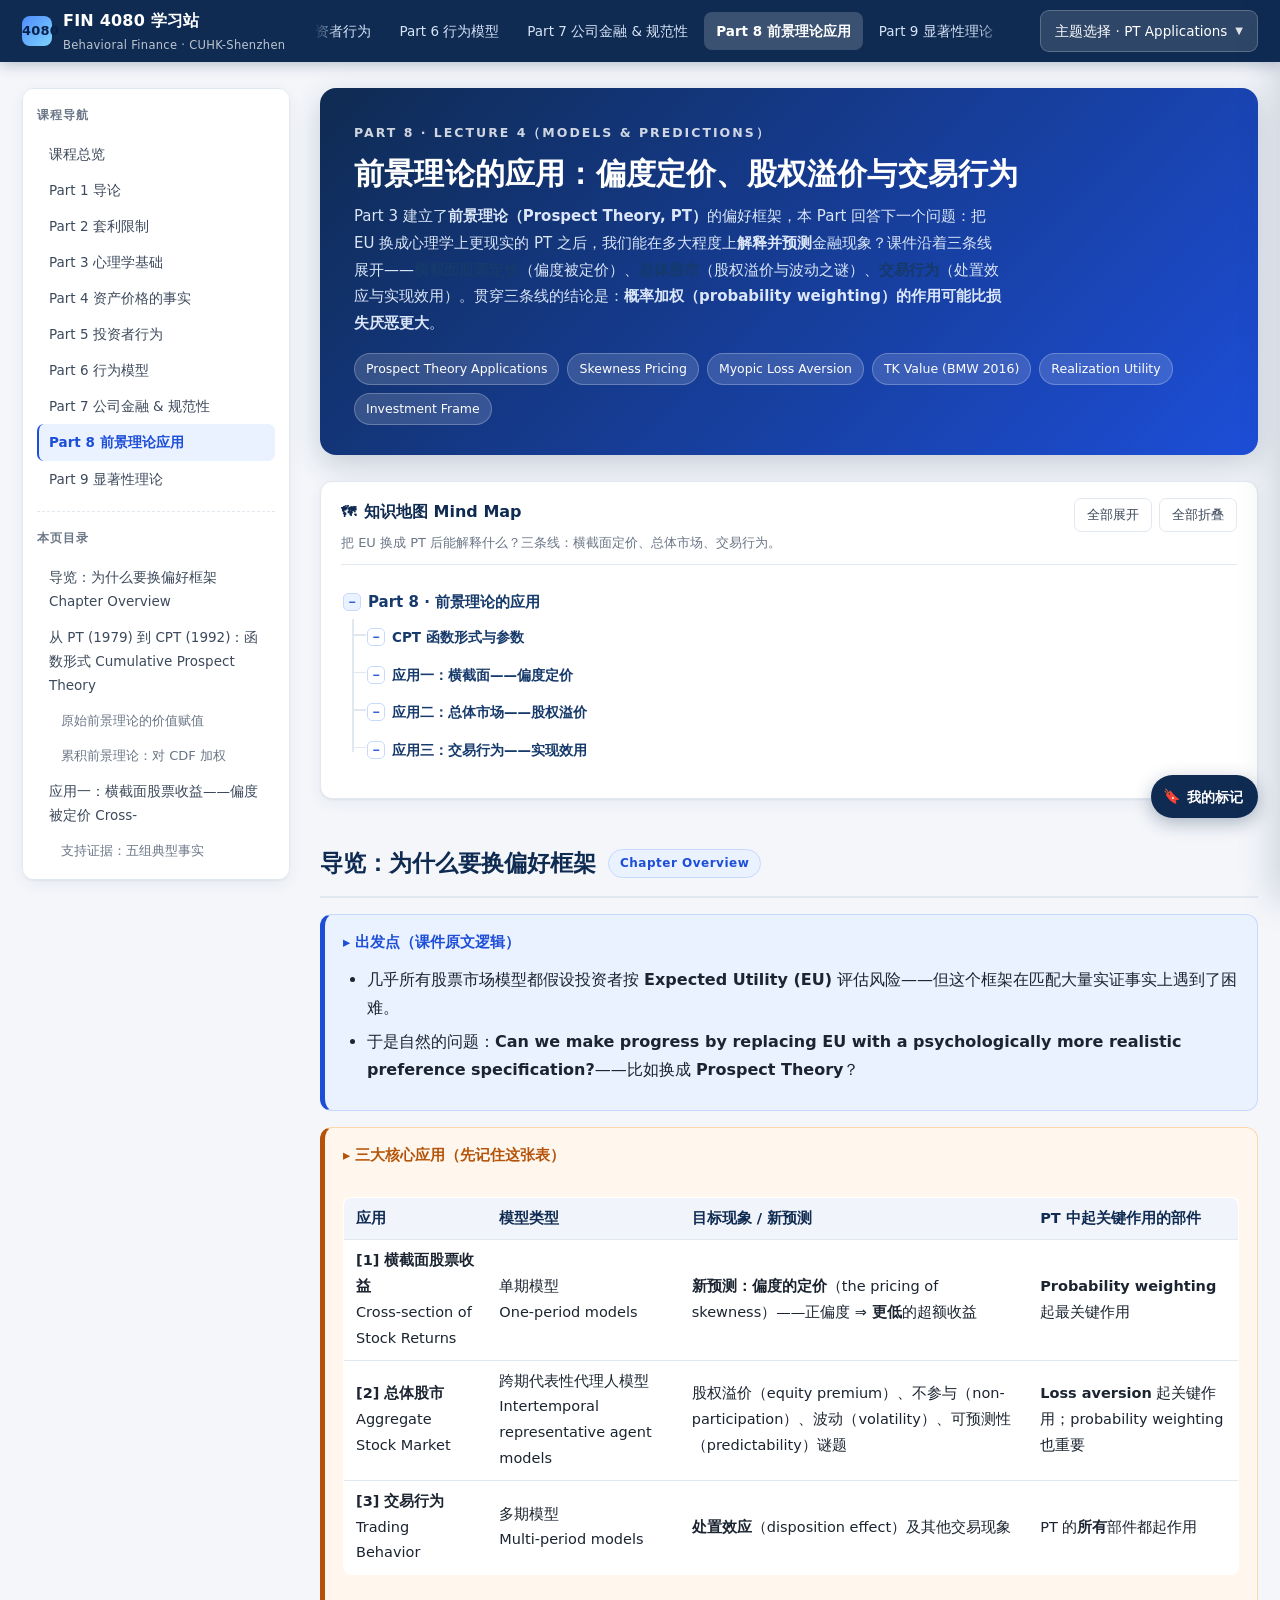
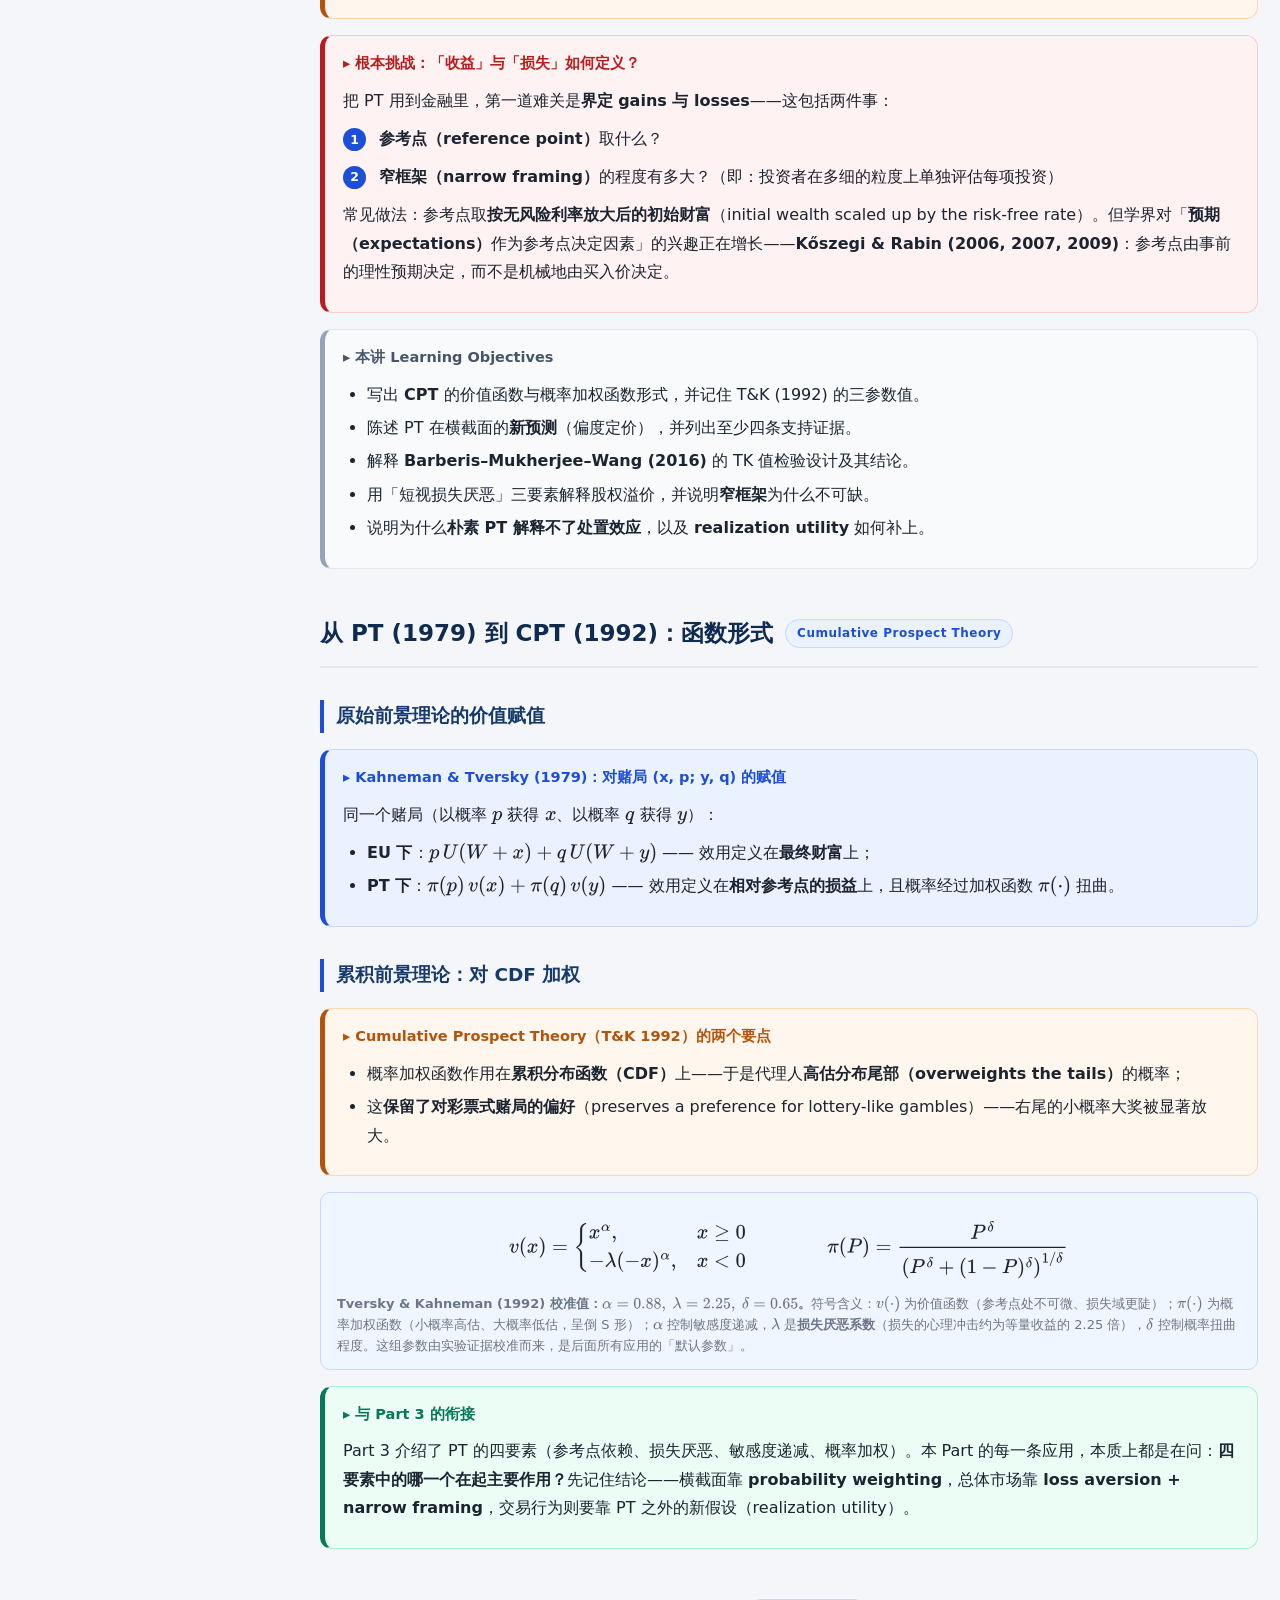
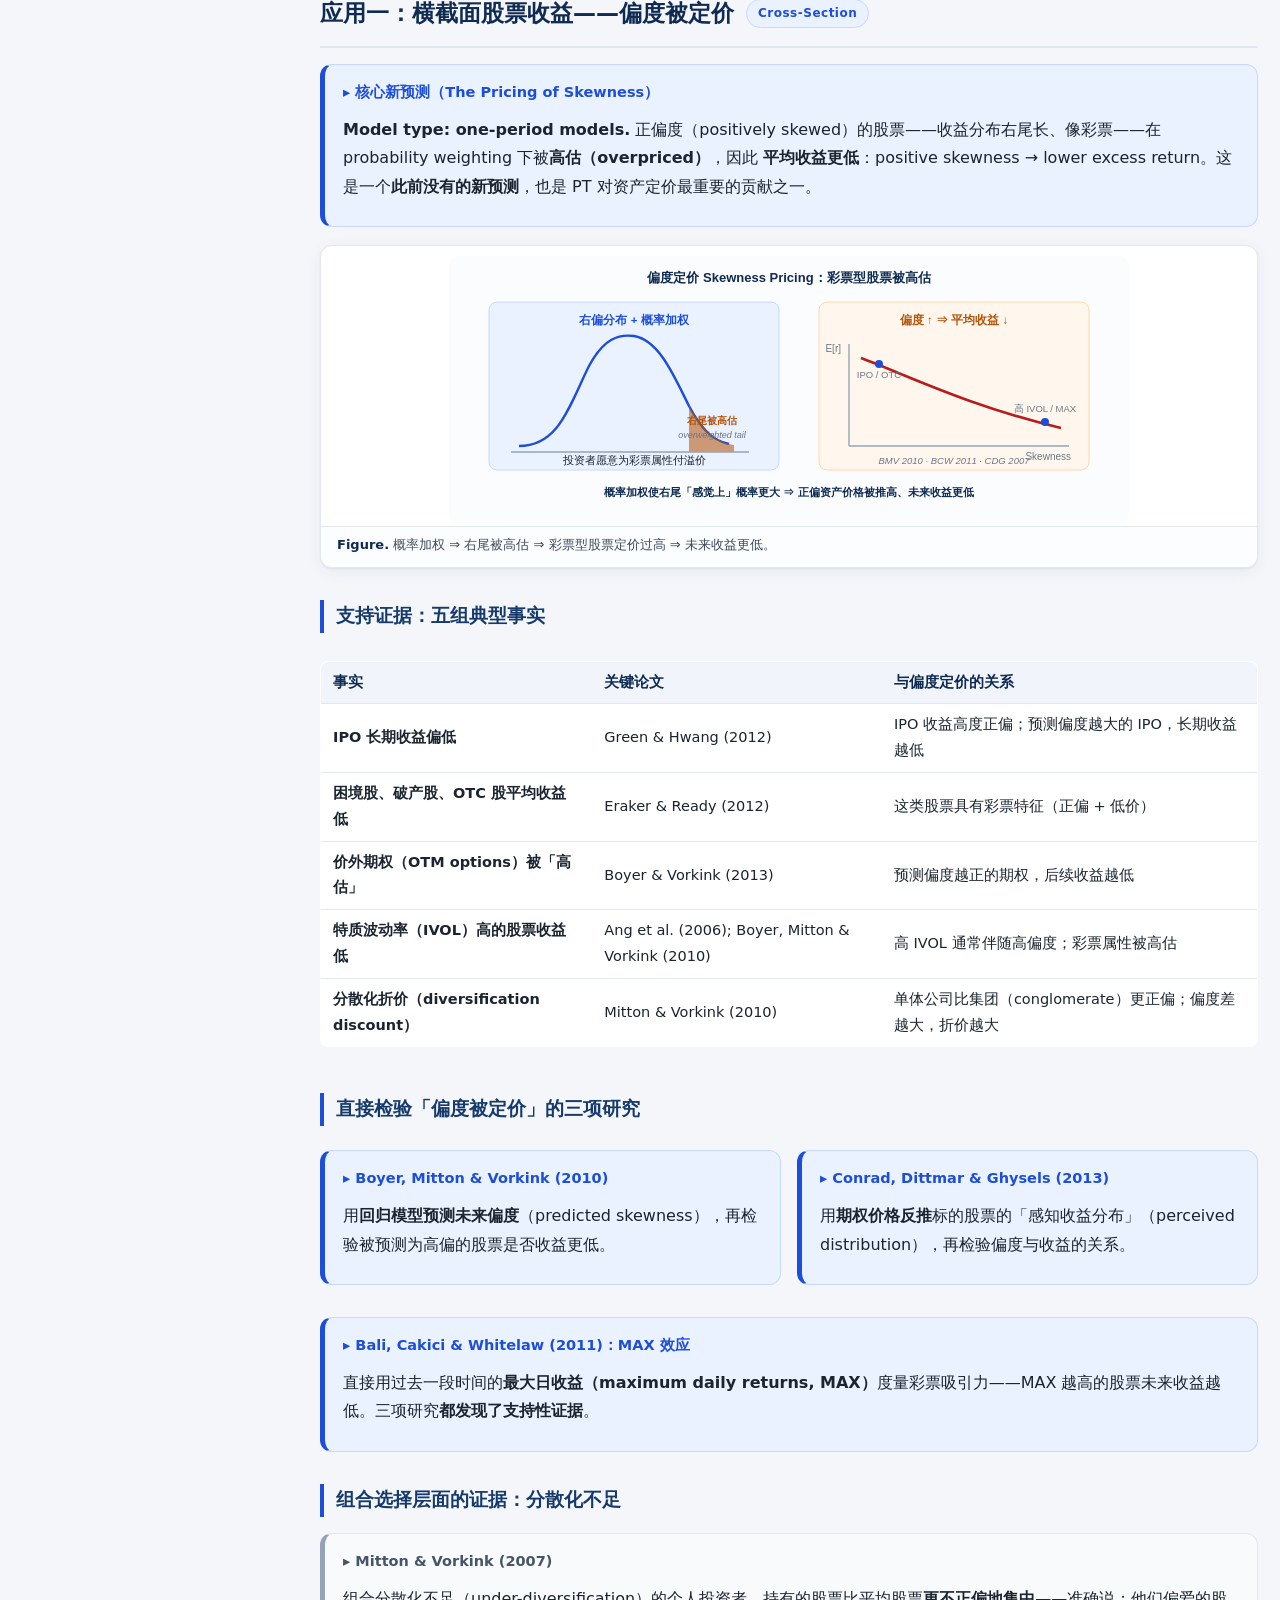
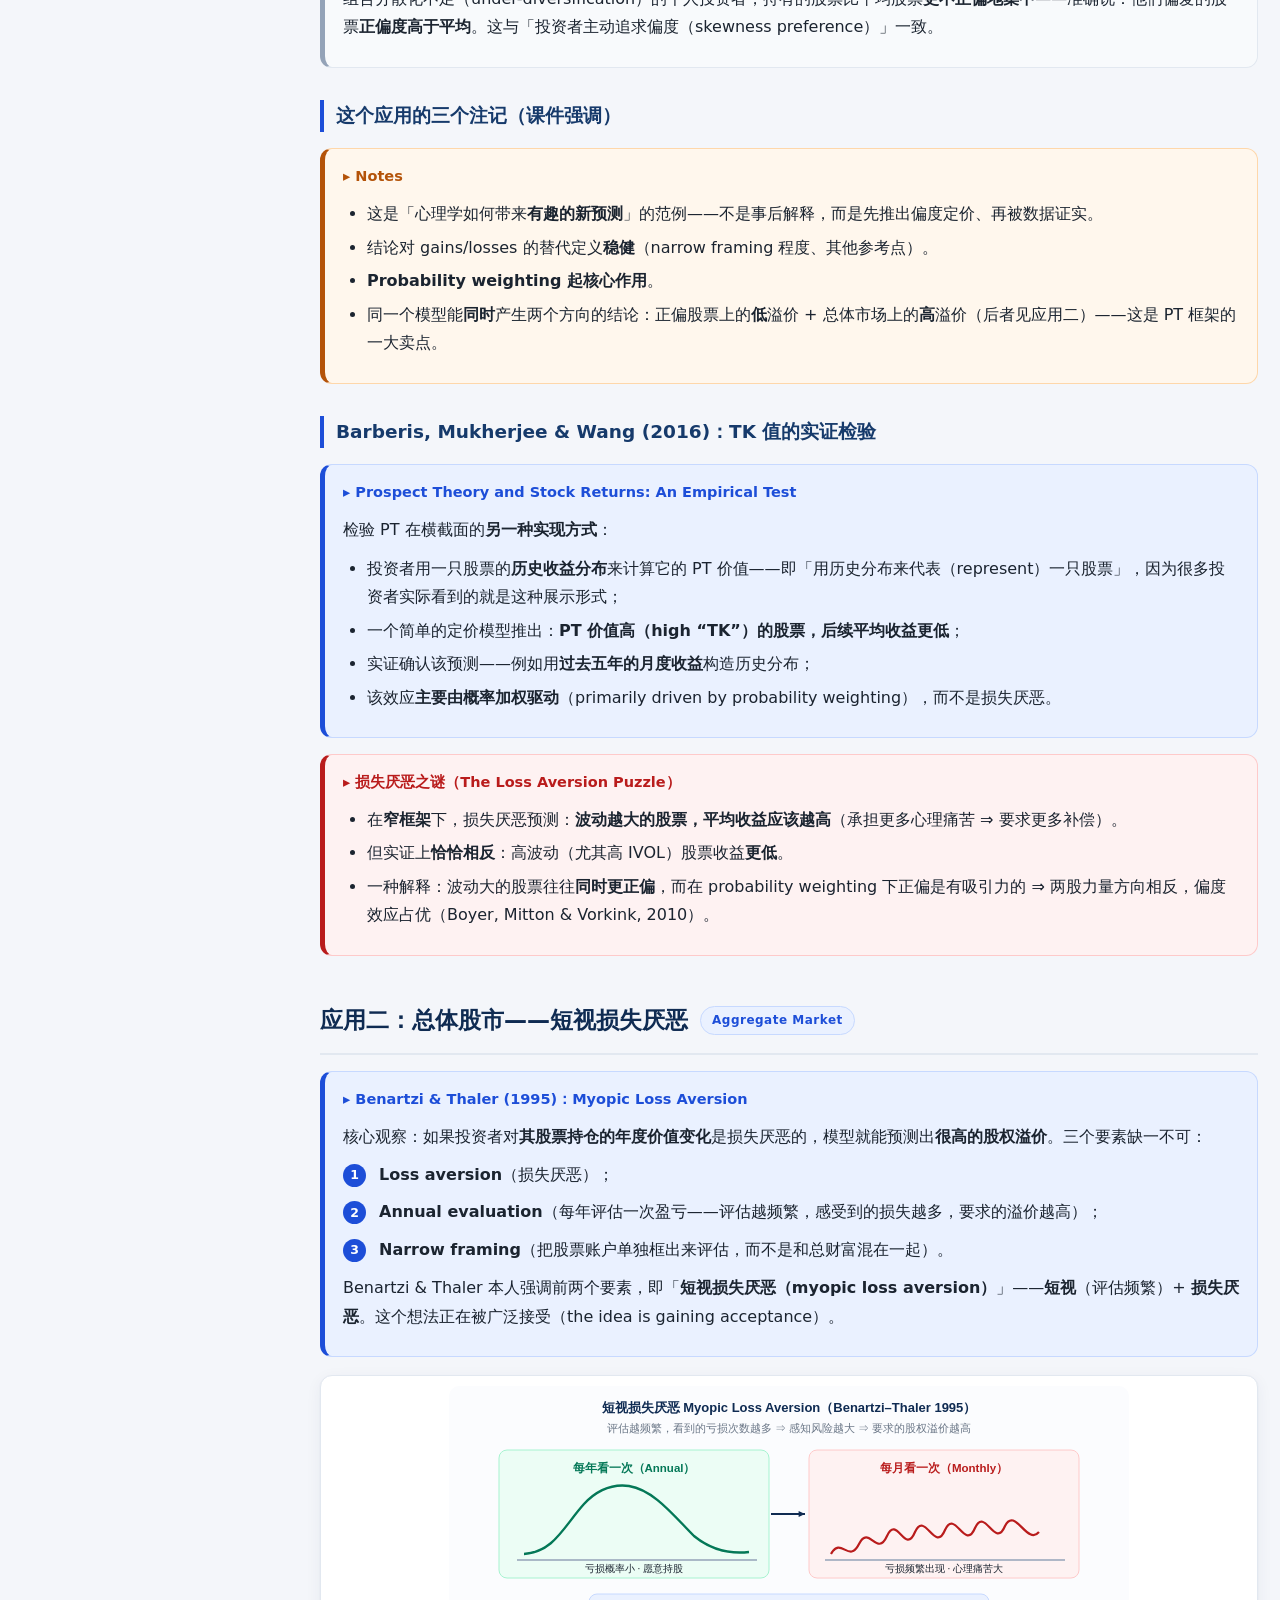
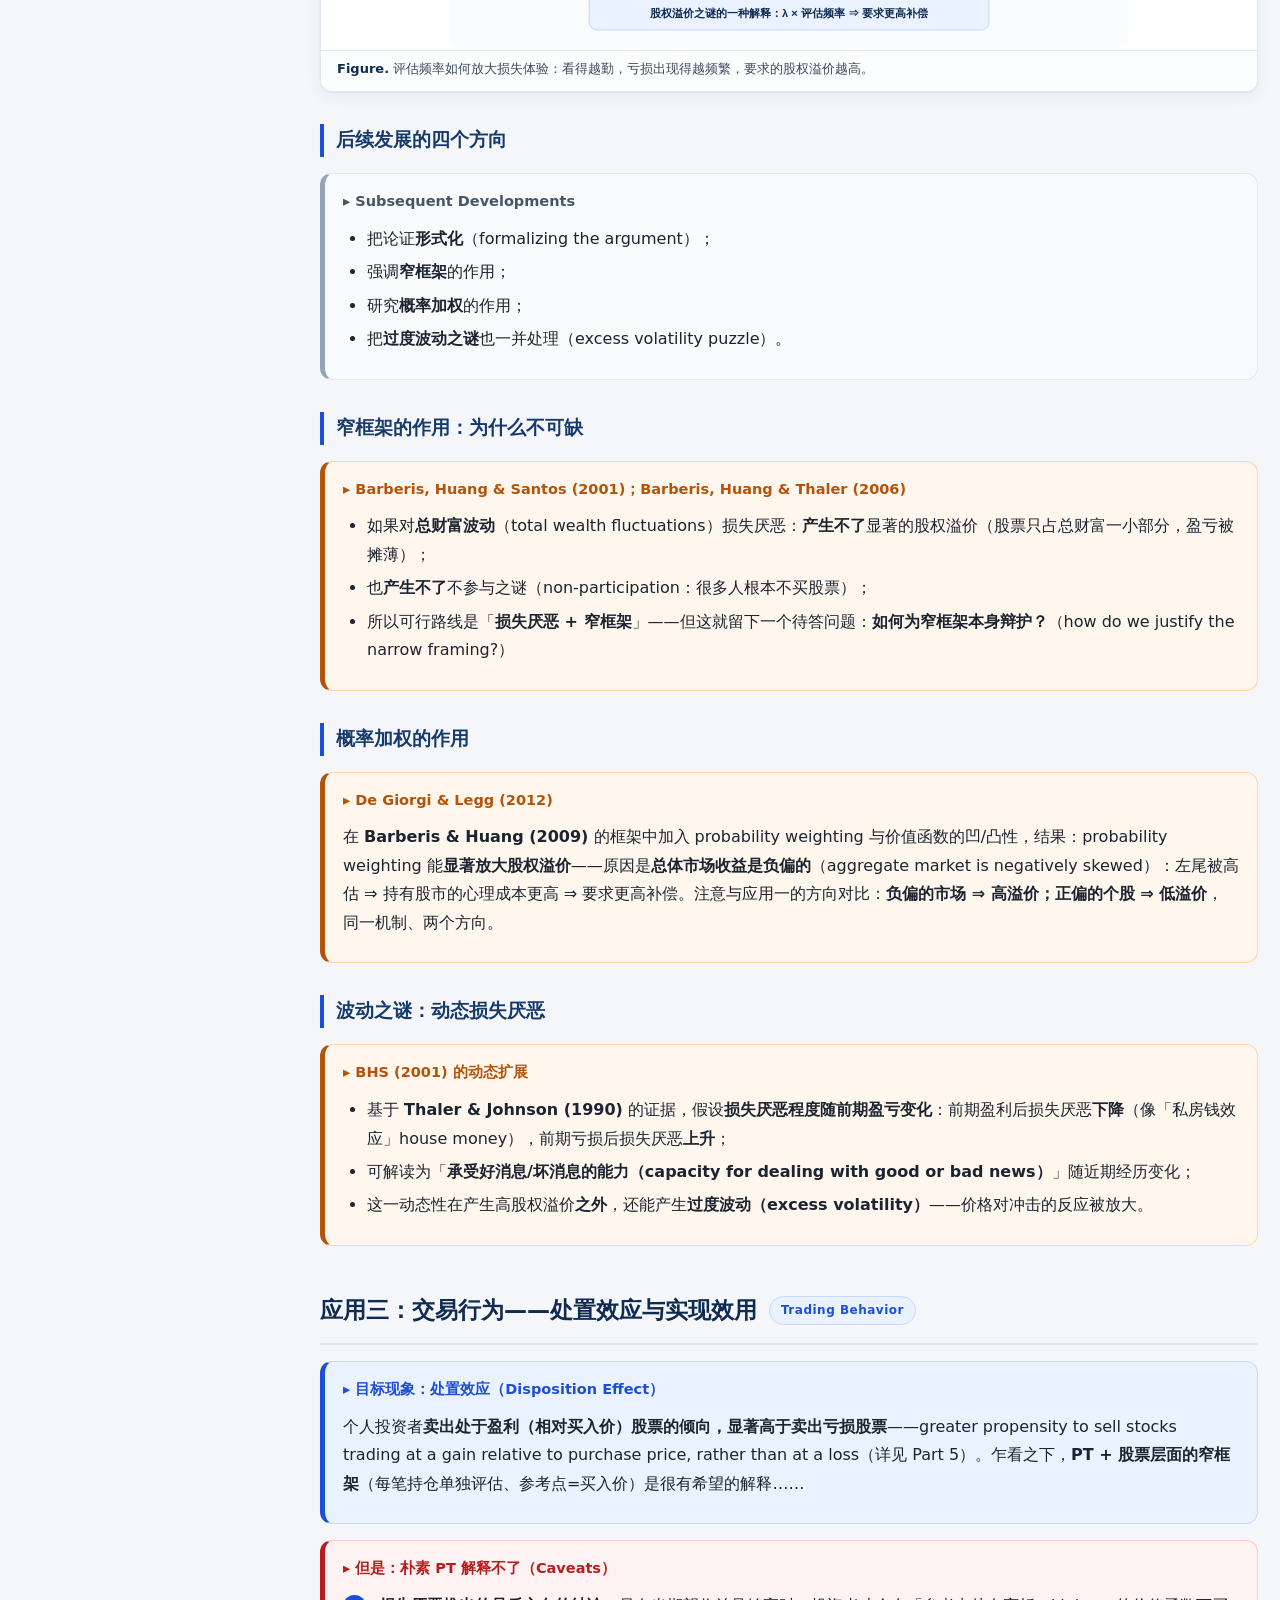
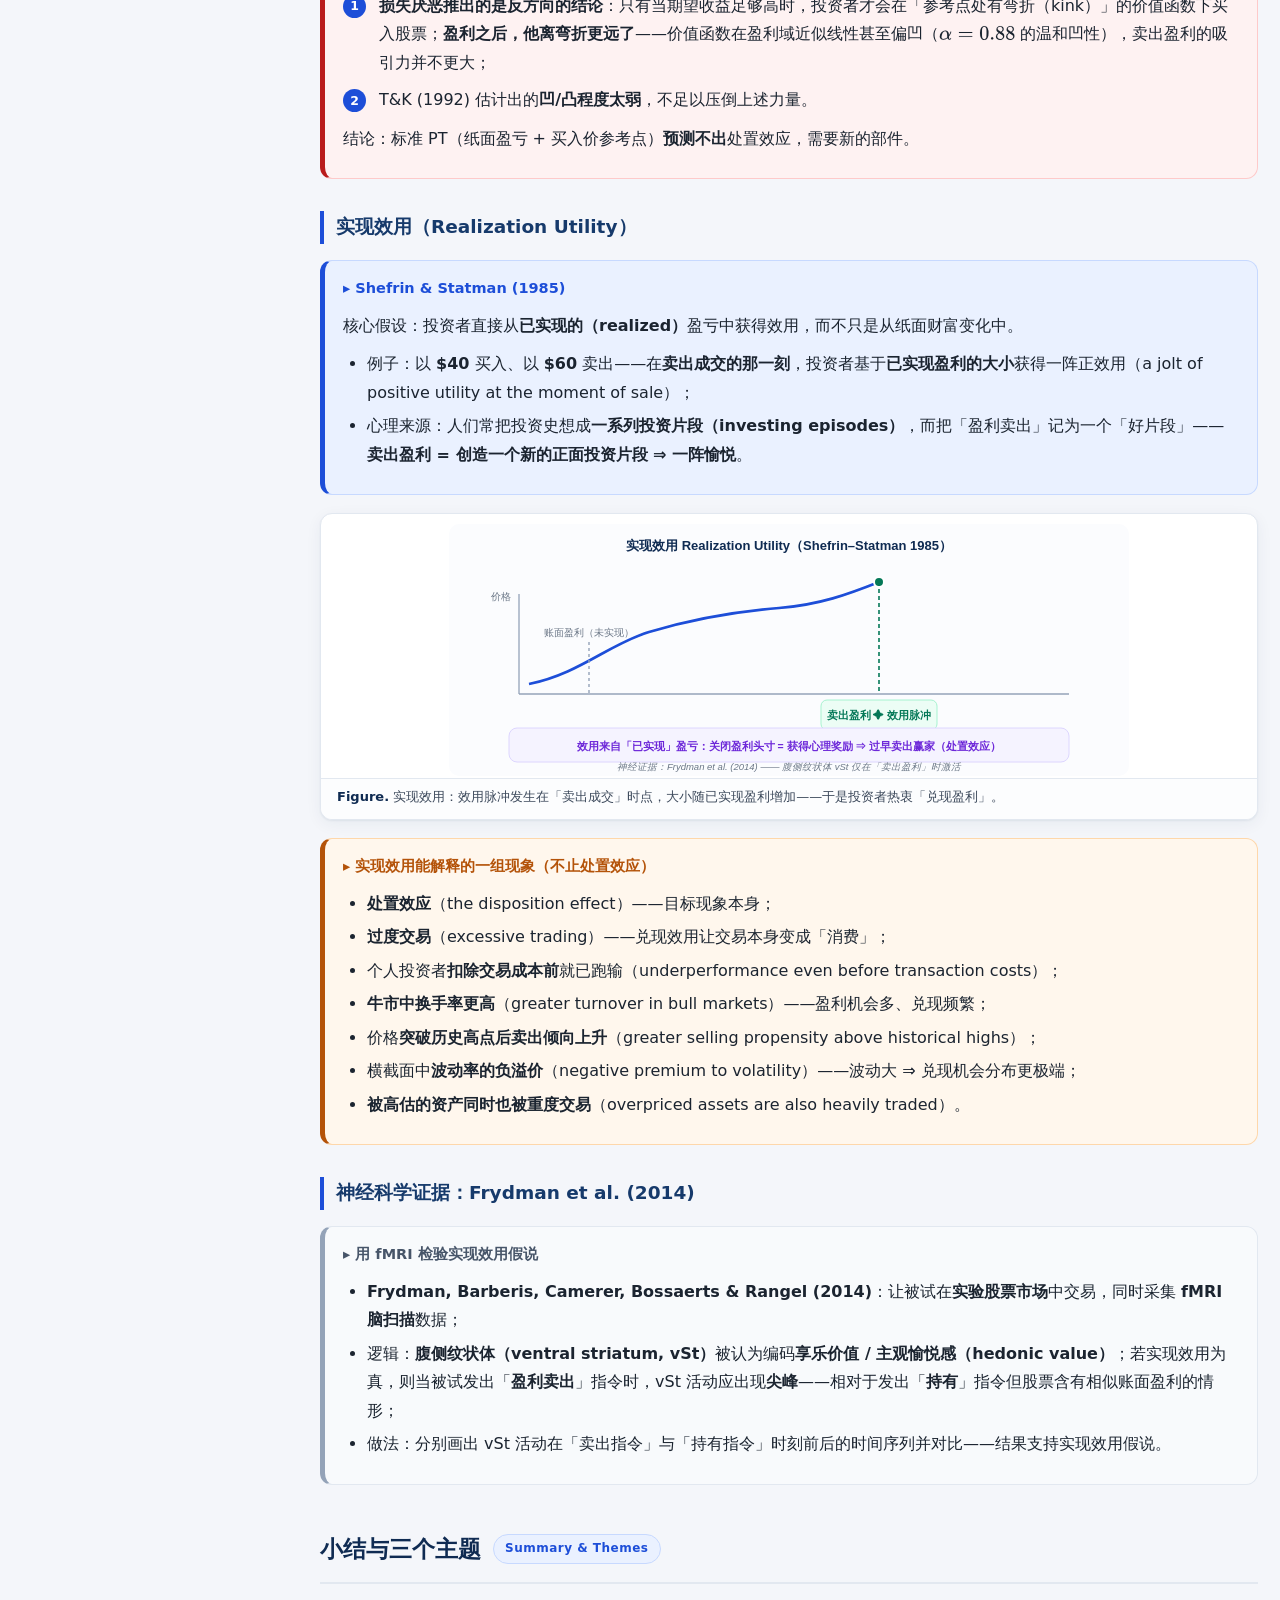
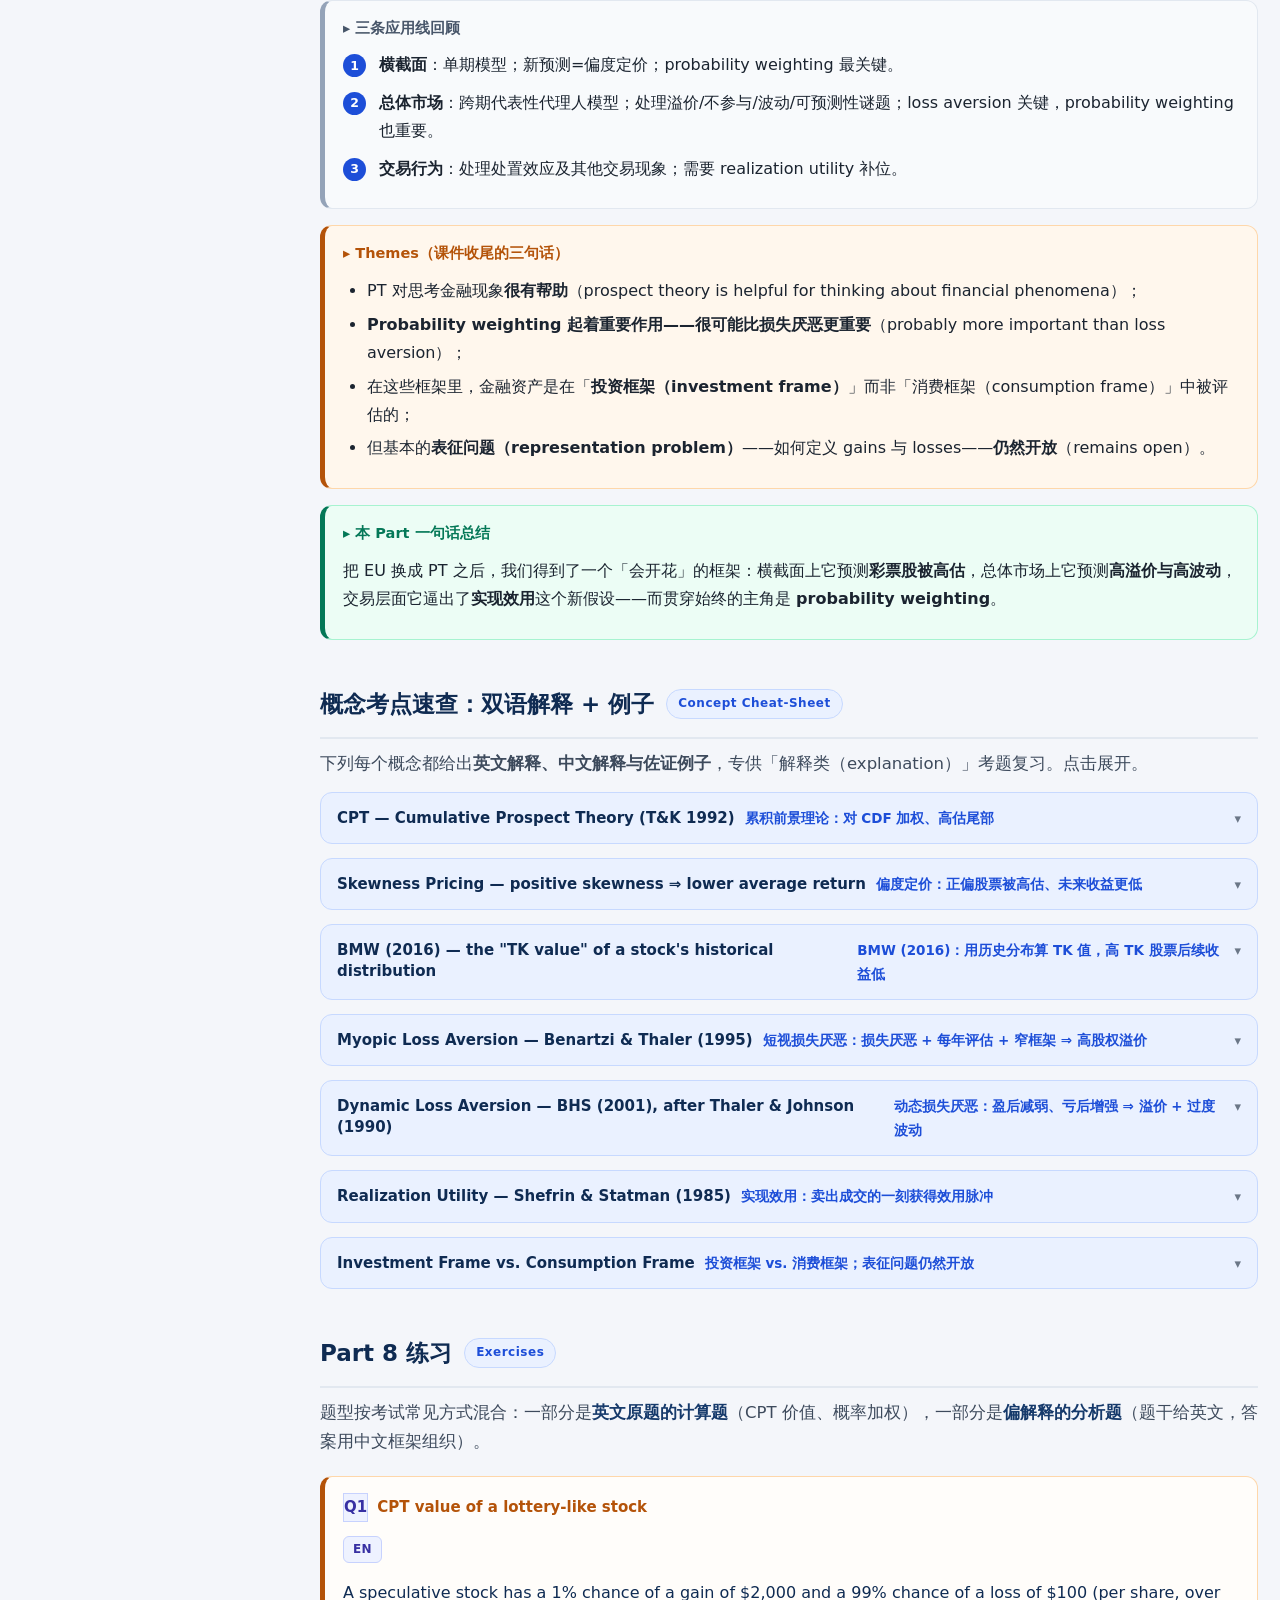
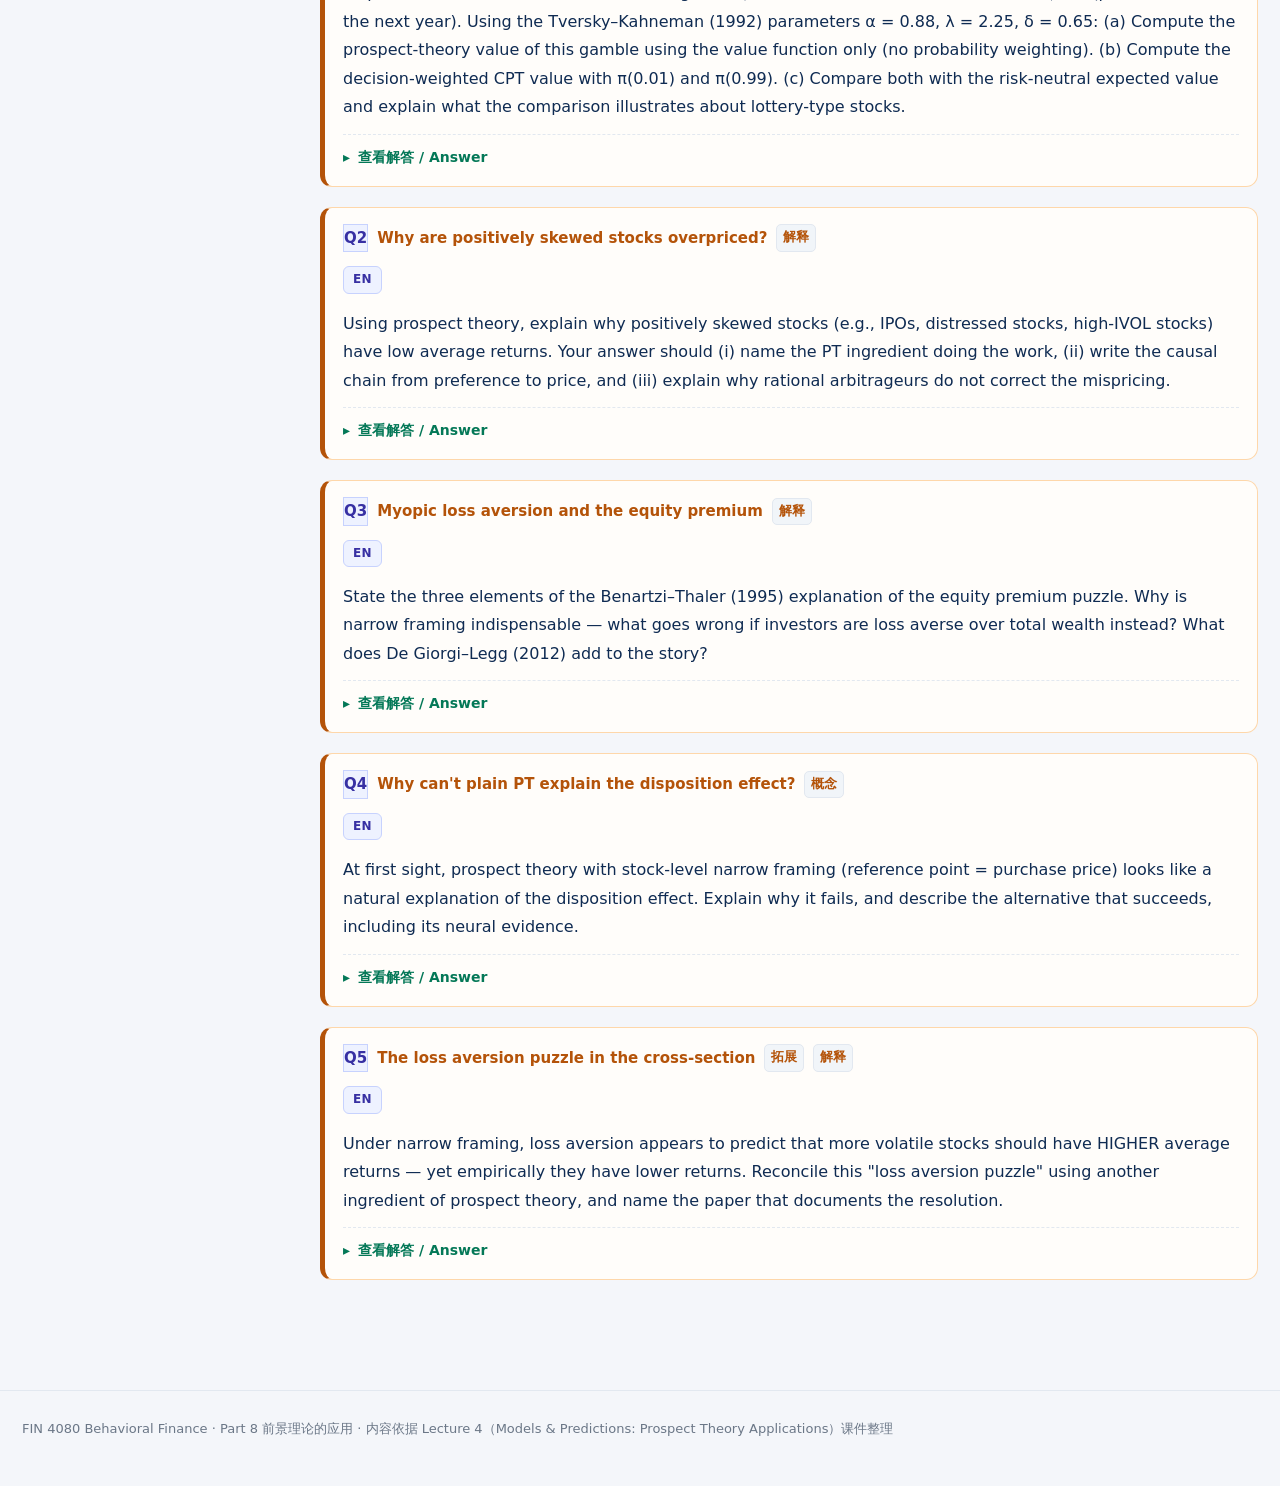
<file: part8-pt-applications.html>
<!DOCTYPE html>
<html lang="zh-CN">
<head>
<meta property="og:title" content="FIN4080 行为金融学学习站"><meta property="og:description" content="CUHK-SZ FIN4080 行为金融学课程学习站：9 个 Part 的讲解、SVG 图示、自测练习与个人进度记录"><meta name="description" content="CUHK-SZ FIN4080 行为金融学课程学习站：9 个 Part 的讲解、SVG 图示、自测练习与个人进度记录"><link rel="icon" href="https://lf3-static.bytednsdoc.com/obj/eden-cn/ylcylz_fsph_ryhs/ljhwZthlaukjlkulzlp/feisuda/avatar/7.svg">
<meta charset="UTF-8">
<meta name="viewport" content="width=device-width, initial-scale=1.0">
    <meta name="robots" content="noindex, nofollow, noarchive, noimageindex">
    <meta name="googlebot" content="noindex, nofollow">
    <meta name="referrer" content="no-referrer">
<title>FIN4080 行为金融学学习站</title>
<link rel="stylesheet" href="assets/style.css">
<script>
window.MathJax = {
  tex: { inlineMath: [['\\(','\\)']], displayMath: [['\\[','\\]']] },
  svg: { fontCache: 'global' },
  options: { skipHtmlTags: ['script','noscript','style','textarea','pre','code'] }
};
</script>
<script src="assets/tex-mml-svg.js" id="MathJax-script" async></script>
<script>
/* Fallback: 若本地 MathJax 包不可用，从 jsDelivr 兜底加载。 */
(function () {
  function loadCdn() {
    if (window.MathJax && window.MathJax.startup) return;
    var s = document.createElement('script');
    s.src = 'https://cdn.jsdelivr.net/npm/mathjax@3.2.2/es5/tex-mml-svg.js';
    s.async = true;
    document.head.appendChild(s);
  }
  window.addEventListener('load', function () { setTimeout(loadCdn, 400); });
})();
</script>
    <script src="assets/figures.js"></script>
    <script src="assets/mindmap.js"></script>
    <script src="assets/marks.js?v=20261017a"></script>
</head>
<body data-page="part8" data-root="">

<header id="site-topbar"></header>

<div class="layout">
  <aside class="toc" id="site-toc"></aside>
  <main>

    <div class="hero">
      <div class="kicker">Part 8 · Lecture 4（Models &amp; Predictions）</div>
      <h1>前景理论的应用：偏度定价、股权溢价与交易行为</h1>
      <p>Part 3 建立了<b>前景理论（Prospect Theory, PT）</b>的偏好框架，本 Part 回答下一个问题：把 EU 换成心理学上更现实的 PT 之后，我们能在多大程度上<b>解释并预测</b>金融现象？课件沿着三条线展开——<strong>横截面股票定价</strong>（偏度被定价）、<strong>总体股市</strong>（股权溢价与波动之谜）、<strong>交易行为</strong>（处置效应与实现效用）。贯穿三条线的结论是：<b>概率加权（probability weighting）的作用可能比损失厌恶更大</b>。</p>
      <div class="tags">
        <span>Prospect Theory Applications</span><span>Skewness Pricing</span><span>Myopic Loss Aversion</span><span>TK Value (BMW 2016)</span><span>Realization Utility</span><span>Investment Frame</span>
      </div>
    </div>

    <div id="mindmap-host"></div>

    <!-- ============ S1 ============ -->
    <section id="overview">
      <h2 class="sec">导览：为什么要换偏好框架 <span class="badge">Chapter Overview</span></h2>

      <div class="box def">
        <div class="box-title">▸ 出发点（课件原文逻辑）</div>
        <ul>
          <li>几乎所有股票市场模型都假设投资者按 <b>Expected Utility (EU)</b> 评估风险——但这个框架在匹配大量实证事实上遇到了困难。</li>
          <li>于是自然的问题：<b>Can we make progress by replacing EU with a psychologically more realistic preference specification?</b>——比如换成 <b>Prospect Theory</b>？</li>
        </ul>
      </div>

      <div class="box key">
        <div class="box-title">▸ 三大核心应用（先记住这张表）</div>
      <div class="tablewrap">
      <table class="data">
        <thead><tr><th>应用</th><th>模型类型</th><th>目标现象 / 新预测</th><th>PT 中起关键作用的部件</th></tr></thead>
        <tbody>
          <tr><td><b>[1] 横截面股票收益</b><br>Cross-section of Stock Returns</td><td>单期模型<br>One-period models</td><td><b>新预测：偏度的定价</b>（the pricing of skewness）——正偏度 ⇒ <b>更低</b>的超额收益</td><td><b>Probability weighting</b> 起最关键作用</td></tr>
          <tr><td><b>[2] 总体股市</b><br>Aggregate Stock Market</td><td>跨期代表性代理人模型<br>Intertemporal representative agent models</td><td>股权溢价（equity premium）、不参与（non-participation）、波动（volatility）、可预测性（predictability）谜题</td><td><b>Loss aversion</b> 起关键作用；probability weighting 也重要</td></tr>
          <tr><td><b>[3] 交易行为</b><br>Trading Behavior</td><td>多期模型<br>Multi-period models</td><td><b>处置效应</b>（disposition effect）及其他交易现象</td><td>PT 的<b>所有</b>部件都起作用</td></tr>
        </tbody>
      </table>
      </div>
      </div>

      <div class="box warn">
        <div class="box-title">▸ 根本挑战：「收益」与「损失」如何定义？</div>
        <p>把 PT 用到金融里，第一道难关是<b>界定 gains 与 losses</b>——这包括两件事：</p>
        <ol class="steps">
          <li><b>参考点（reference point）</b>取什么？</li>
          <li><b>窄框架（narrow framing）</b>的程度有多大？（即：投资者在多细的粒度上单独评估每项投资）</li>
        </ol>
        <p>常见做法：参考点取<b>按无风险利率放大后的初始财富</b>（initial wealth scaled up by the risk-free rate）。但学界对「<b>预期（expectations）</b>作为参考点决定因素」的兴趣正在增长——<b>Kőszegi &amp; Rabin (2006, 2007, 2009)</b>：参考点由事前的理性预期决定，而不是机械地由买入价决定。</p>
      </div>

      <div class="box note">
        <div class="box-title">▸ 本讲 Learning Objectives</div>
        <ul>
          <li>写出 <b>CPT</b> 的价值函数与概率加权函数形式，并记住 T&amp;K (1992) 的三参数值。</li>
          <li>陈述 PT 在横截面的<b>新预测</b>（偏度定价），并列出至少四条支持证据。</li>
          <li>解释 <b>Barberis–Mukherjee–Wang (2016)</b> 的 TK 值检验设计及其结论。</li>
          <li>用「短视损失厌恶」三要素解释股权溢价，并说明<b>窄框架</b>为什么不可缺。</li>
          <li>说明为什么<b>朴素 PT 解释不了处置效应</b>，以及 <b>realization utility</b> 如何补上。</li>
        </ul>
      </div>
    </section>

    <!-- ============ S2 ============ -->
    <section id="cpt">
      <h2 class="sec">从 PT (1979) 到 CPT (1992)：函数形式 <span class="badge">Cumulative Prospect Theory</span></h2>

      <h3 class="sub">原始前景理论的价值赋值</h3>
      <div class="box def">
        <div class="box-title">▸ Kahneman &amp; Tversky (1979)：对赌局 (x, p; y, q) 的赋值</div>
        <p>同一个赌局（以概率 \(p\) 获得 \(x\)、以概率 \(q\) 获得 \(y\)）：</p>
        <ul>
          <li><b>EU 下</b>：\(p\,U(W+x) + q\,U(W+y)\) —— 效用定义在<b>最终财富</b>上；</li>
          <li><b>PT 下</b>：\(\pi(p)\,v(x) + \pi(q)\,v(y)\) —— 效用定义在<b>相对参考点的损益</b>上，且概率经过加权函数 \(\pi(\cdot)\) 扭曲。</li>
        </ul>
      </div>

      <h3 class="sub">累积前景理论：对 CDF 加权</h3>
      <div class="box key">
        <div class="box-title">▸ Cumulative Prospect Theory（T&amp;K 1992）的两个要点</div>
        <ul>
          <li>概率加权函数作用在<b>累积分布函数（CDF）</b>上——于是代理人<b>高估分布尾部（overweights the tails）</b>的概率；</li>
          <li>这<b>保留了对彩票式赌局的偏好</b>（preserves a preference for lottery-like gambles）——右尾的小概率大奖被显著放大。</li>
        </ul>
      </div>

      <div class="formula hi">
        \[v(x)=\begin{cases} x^{\alpha}, & x\ge 0\\[2pt] -\lambda(-x)^{\alpha}, & x<0 \end{cases}\qquad\qquad \pi(P)=\frac{P^{\delta}}{\left(P^{\delta}+(1-P)^{\delta}\right)^{1/\delta}}\]
        <div class="fnote"><b>Tversky &amp; Kahneman (1992) 校准值：\(\alpha=0.88,\ \lambda=2.25,\ \delta=0.65\)。</b>符号含义：\(v(\cdot)\) 为价值函数（参考点处不可微、损失域更陡）；\(\pi(\cdot)\) 为概率加权函数（小概率高估、大概率低估，呈倒 S 形）；\(\alpha\) 控制敏感度递减，\(\lambda\) 是<b>损失厌恶系数</b>（损失的心理冲击约为等量收益的 2.25 倍），\(\delta\) 控制概率扭曲程度。这组参数由实验证据校准而来，是后面所有应用的「默认参数」。</div>
      </div>

      <div class="box tip">
        <div class="box-title">▸ 与 Part 3 的衔接</div>
        <p>Part 3 介绍了 PT 的四要素（参考点依赖、损失厌恶、敏感度递减、概率加权）。本 Part 的每一条应用，本质上都是在问：<b>四要素中的哪一个在起主要作用？</b>先记住结论——横截面靠 <b>probability weighting</b>，总体市场靠 <b>loss aversion + narrow framing</b>，交易行为则要靠 PT 之外的新假设（realization utility）。</p>
      </div>
    </section>

    <!-- ============ S2.5 ============ -->
    <section id="cross">
      <h2 class="sec">应用一：横截面股票收益——偏度被定价 <span class="badge">Cross-Section</span></h2>

      <div class="box def">
        <div class="box-title">▸ 核心新预测（The Pricing of Skewness）</div>
        <p><b>Model type: one-period models.</b> 正偏度（positively skewed）的股票——收益分布右尾长、像彩票——在 probability weighting 下被<b>高估（overpriced）</b>，因此 <b>平均收益更低</b>：positive skewness → lower excess return。这是一个<b>此前没有的新预测</b>，也是 PT 对资产定价最重要的贡献之一。</p>
      </div>

      <div class="fig" data-fig="skew_pricing" data-cap="概率加权 ⇒ 右尾被高估 ⇒ 彩票型股票定价过高 ⇒ 未来收益更低。"></div>

      <h3 class="sub">支持证据：五组典型事实</h3>
      <div class="tablewrap">
      <table class="data">
        <thead><tr><th>事实</th><th>关键论文</th><th>与偏度定价的关系</th></tr></thead>
        <tbody>
          <tr><td><b>IPO 长期收益偏低</b></td><td>Green &amp; Hwang (2012)</td><td>IPO 收益高度正偏；预测偏度越大的 IPO，长期收益越低</td></tr>
          <tr><td><b>困境股、破产股、OTC 股平均收益低</b></td><td>Eraker &amp; Ready (2012)</td><td>这类股票具有彩票特征（正偏 + 低价）</td></tr>
          <tr><td><b>价外期权（OTM options）被「高估」</b></td><td>Boyer &amp; Vorkink (2013)</td><td>预测偏度越正的期权，后续收益越低</td></tr>
          <tr><td><b>特质波动率（IVOL）高的股票收益低</b></td><td>Ang et al. (2006); Boyer, Mitton &amp; Vorkink (2010)</td><td>高 IVOL 通常伴随高偏度；彩票属性被高估</td></tr>
          <tr><td><b>分散化折价（diversification discount）</b></td><td>Mitton &amp; Vorkink (2010)</td><td>单体公司比集团（conglomerate）更正偏；偏度差越大，折价越大</td></tr>
        </tbody>
      </table>
      </div>

      <h3 class="sub">直接检验「偏度被定价」的三项研究</h3>
      <div class="grid2">
        <div class="box def">
          <div class="box-title">▸ Boyer, Mitton &amp; Vorkink (2010)</div>
          <p>用<b>回归模型预测未来偏度</b>（predicted skewness），再检验被预测为高偏的股票是否收益更低。</p>
        </div>
        <div class="box def">
          <div class="box-title">▸ Conrad, Dittmar &amp; Ghysels (2013)</div>
          <p>用<b>期权价格反推</b>标的股票的「感知收益分布」（perceived distribution），再检验偏度与收益的关系。</p>
        </div>
      </div>
      <div class="box def">
        <div class="box-title">▸ Bali, Cakici &amp; Whitelaw (2011)：MAX 效应</div>
        <p>直接用过去一段时间的<b>最大日收益（maximum daily returns, MAX）</b>度量彩票吸引力——MAX 越高的股票未来收益越低。三项研究<b>都发现了支持性证据</b>。</p>
      </div>

      <h3 class="sub">组合选择层面的证据：分散化不足</h3>
      <div class="box note">
        <div class="box-title">▸ Mitton &amp; Vorkink (2007)</div>
        <p>组合分散化不足（under-diversification）的个人投资者，持有的股票比平均股票<b>更不正偏地集中</b>——准确说：他们偏爱的股票<b>正偏度高于平均</b>。这与「投资者主动追求偏度（skewness preference）」一致。</p>
      </div>

      <h3 class="sub">这个应用的三个注记（课件强调）</h3>
      <div class="box key">
        <div class="box-title">▸ Notes</div>
        <ul>
          <li>这是「心理学如何带来<b>有趣的新预测</b>」的范例——不是事后解释，而是先推出偏度定价、再被数据证实。</li>
          <li>结论对 gains/losses 的替代定义<b>稳健</b>（narrow framing 程度、其他参考点）。</li>
          <li><b>Probability weighting 起核心作用</b>。</li>
          <li>同一个模型能<b>同时</b>产生两个方向的结论：正偏股票上的<b>低</b>溢价 + 总体市场上的<b>高</b>溢价（后者见应用二）——这是 PT 框架的一大卖点。</li>
        </ul>
      </div>

      <h3 class="sub">Barberis, Mukherjee &amp; Wang (2016)：TK 值的实证检验</h3>
      <div class="box def">
        <div class="box-title">▸ Prospect Theory and Stock Returns: An Empirical Test</div>
        <p>检验 PT 在横截面的<b>另一种实现方式</b>：</p>
        <ul>
          <li>投资者用一只股票的<b>历史收益分布</b>来计算它的 PT 价值——即「用历史分布来代表（represent）一只股票」，因为很多投资者实际看到的就是这种展示形式；</li>
          <li>一个简单的定价模型推出：<b>PT 价值高（high “TK”）的股票，后续平均收益更低</b>；</li>
          <li>实证确认该预测——例如用<b>过去五年的月度收益</b>构造历史分布；</li>
          <li>该效应<b>主要由概率加权驱动</b>（primarily driven by probability weighting），而不是损失厌恶。</li>
        </ul>
      </div>

      <div class="box warn">
        <div class="box-title">▸ 损失厌恶之谜（The Loss Aversion Puzzle）</div>
        <ul>
          <li>在<b>窄框架</b>下，损失厌恶预测：<b>波动越大的股票，平均收益应该越高</b>（承担更多心理痛苦 ⇒ 要求更多补偿）。</li>
          <li>但实证上<b>恰恰相反</b>：高波动（尤其高 IVOL）股票收益<b>更低</b>。</li>
          <li>一种解释：波动大的股票往往<b>同时更正偏</b>，而在 probability weighting 下正偏是有吸引力的 ⇒ 两股力量方向相反，偏度效应占优（Boyer, Mitton &amp; Vorkink, 2010）。</li>
        </ul>
      </div>
    </section>

    <!-- ============ S3 ============ -->
    <section id="aggregate">
      <h2 class="sec">应用二：总体股市——短视损失厌恶 <span class="badge">Aggregate Market</span></h2>

      <div class="box def">
        <div class="box-title">▸ Benartzi &amp; Thaler (1995)：Myopic Loss Aversion</div>
        <p>核心观察：如果投资者对<b>其股票持仓的年度价值变化</b>是损失厌恶的，模型就能预测出<b>很高的股权溢价</b>。三个要素缺一不可：</p>
        <ol class="steps">
          <li><b>Loss aversion</b>（损失厌恶）；</li>
          <li><b>Annual evaluation</b>（每年评估一次盈亏——评估越频繁，感受到的损失越多，要求的溢价越高）；</li>
          <li><b>Narrow framing</b>（把股票账户单独框出来评估，而不是和总财富混在一起）。</li>
        </ol>
        <p>Benartzi &amp; Thaler 本人强调前两个要素，即「<b>短视损失厌恶（myopic loss aversion）</b>」——<b>短视</b>（评估频繁）+ <b>损失厌恶</b>。这个想法正在被广泛接受（the idea is gaining acceptance）。</p>
      </div>

      <div class="fig" data-fig="myopic_la" data-cap="评估频率如何放大损失体验：看得越勤，亏损出现得越频繁，要求的股权溢价越高。"></div>

      <h3 class="sub">后续发展的四个方向</h3>
      <div class="box note">
        <div class="box-title">▸ Subsequent Developments</div>
        <ul>
          <li>把论证<b>形式化</b>（formalizing the argument）；</li>
          <li>强调<b>窄框架</b>的作用；</li>
          <li>研究<b>概率加权</b>的作用；</li>
          <li>把<b>过度波动之谜</b>也一并处理（excess volatility puzzle）。</li>
        </ul>
      </div>

      <h3 class="sub">窄框架的作用：为什么不可缺</h3>
      <div class="box key">
        <div class="box-title">▸ Barberis, Huang &amp; Santos (2001)；Barberis, Huang &amp; Thaler (2006)</div>
        <ul>
          <li>如果对<b>总财富波动</b>（total wealth fluctuations）损失厌恶：<b>产生不了</b>显著的股权溢价（股票只占总财富一小部分，盈亏被摊薄）；</li>
          <li>也<b>产生不了</b>不参与之谜（non-participation：很多人根本不买股票）；</li>
          <li>所以可行路线是「<b>损失厌恶 + 窄框架</b>」——但这就留下一个待答问题：<b>如何为窄框架本身辩护？</b>（how do we justify the narrow framing?）</li>
        </ul>
      </div>

      <h3 class="sub">概率加权的作用</h3>
      <div class="box key">
        <div class="box-title">▸ De Giorgi &amp; Legg (2012)</div>
        <p>在 <b>Barberis &amp; Huang (2009)</b> 的框架中加入 probability weighting 与价值函数的凹/凸性，结果：probability weighting 能<b>显著放大股权溢价</b>——原因是<b>总体市场收益是负偏的</b>（aggregate market is negatively skewed）：左尾被高估 ⇒ 持有股市的心理成本更高 ⇒ 要求更高补偿。注意与应用一的方向对比：<b>负偏的市场 ⇒ 高溢价；正偏的个股 ⇒ 低溢价</b>，同一机制、两个方向。</p>
      </div>

      <h3 class="sub">波动之谜：动态损失厌恶</h3>
      <div class="box key">
        <div class="box-title">▸ BHS (2001) 的动态扩展</div>
        <ul>
          <li>基于 <b>Thaler &amp; Johnson (1990)</b> 的证据，假设<b>损失厌恶程度随前期盈亏变化</b>：前期盈利后损失厌恶<b>下降</b>（像「私房钱效应」house money），前期亏损后损失厌恶<b>上升</b>；</li>
          <li>可解读为「<b>承受好消息/坏消息的能力（capacity for dealing with good or bad news）</b>」随近期经历变化；</li>
          <li>这一动态性在产生高股权溢价<b>之外</b>，还能产生<b>过度波动（excess volatility）</b>——价格对冲击的反应被放大。</li>
        </ul>
      </div>
    </section>

    <!-- ============ S4 ============ -->
    <section id="trading">
      <h2 class="sec">应用三：交易行为——处置效应与实现效用 <span class="badge">Trading Behavior</span></h2>

      <div class="box def">
        <div class="box-title">▸ 目标现象：处置效应（Disposition Effect）</div>
        <p>个人投资者<b>卖出处于盈利（相对买入价）股票的倾向，显著高于卖出亏损股票</b>——greater propensity to sell stocks trading at a gain relative to purchase price, rather than at a loss（详见 Part 5）。乍看之下，<b>PT + 股票层面的窄框架</b>（每笔持仓单独评估、参考点=买入价）是很有希望的解释……</p>
      </div>

      <div class="box warn">
        <div class="box-title">▸ 但是：朴素 PT 解释不了（Caveats）</div>
        <ol class="steps">
          <li><b>损失厌恶推出的是反方向的结论</b>：只有当期望收益足够高时，投资者才会在「参考点处有弯折（kink）」的价值函数下买入股票；<b>盈利之后，他离弯折更远了</b>——价值函数在盈利域近似线性甚至偏凹（\(\alpha=0.88\) 的温和凹性），卖出盈利的吸引力并不更大；</li>
          <li>T&amp;K (1992) 估计出的<b>凹/凸程度太弱</b>，不足以压倒上述力量。</li>
        </ol>
        <p>结论：标准 PT（纸面盈亏 + 买入价参考点）<b>预测不出</b>处置效应，需要新的部件。</p>
      </div>

      <h3 class="sub">实现效用（Realization Utility）</h3>
      <div class="box def">
        <div class="box-title">▸ Shefrin &amp; Statman (1985)</div>
        <p>核心假设：投资者直接从<b>已实现的（realized）</b>盈亏中获得效用，而不只是从纸面财富变化中。</p>
        <ul>
          <li>例子：以 <b>$40</b> 买入、以 <b>$60</b> 卖出——在<b>卖出成交的那一刻</b>，投资者基于<b>已实现盈利的大小</b>获得一阵正效用（a jolt of positive utility at the moment of sale）；</li>
          <li>心理来源：人们常把投资史想成<b>一系列投资片段（investing episodes）</b>，而把「盈利卖出」记为一个「好片段」——<b>卖出盈利 = 创造一个新的正面投资片段 ⇒ 一阵愉悦</b>。</li>
        </ul>
      </div>

      <div class="fig" data-fig="realization_util" data-cap="实现效用：效用脉冲发生在「卖出成交」时点，大小随已实现盈利增加——于是投资者热衷「兑现盈利」。"></div>

      <div class="box key">
        <div class="box-title">▸ 实现效用能解释的一组现象（不止处置效应）</div>
        <ul>
          <li><b>处置效应</b>（the disposition effect）——目标现象本身；</li>
          <li><b>过度交易</b>（excessive trading）——兑现效用让交易本身变成「消费」；</li>
          <li>个人投资者<b>扣除交易成本前</b>就已跑输（underperformance even before transaction costs）；</li>
          <li><b>牛市中换手率更高</b>（greater turnover in bull markets）——盈利机会多、兑现频繁；</li>
          <li>价格<b>突破历史高点后卖出倾向上升</b>（greater selling propensity above historical highs）；</li>
          <li>横截面中<b>波动率的负溢价</b>（negative premium to volatility）——波动大 ⇒ 兑现机会分布更极端；</li>
          <li><b>被高估的资产同时也被重度交易</b>（overpriced assets are also heavily traded）。</li>
        </ul>
      </div>

      <h3 class="sub">神经科学证据：Frydman et al. (2014)</h3>
      <div class="box note">
        <div class="box-title">▸ 用 fMRI 检验实现效用假说</div>
        <ul>
          <li><b>Frydman, Barberis, Camerer, Bossaerts &amp; Rangel (2014)</b>：让被试在<b>实验股票市场</b>中交易，同时采集 <b>fMRI 脑扫描</b>数据；</li>
          <li>逻辑：<b>腹侧纹状体（ventral striatum, vSt）</b>被认为编码<b>享乐价值 / 主观愉悦感（hedonic value）</b>；若实现效用为真，则当被试发出「<b>盈利卖出</b>」指令时，vSt 活动应出现<b>尖峰</b>——相对于发出「<b>持有</b>」指令但股票含有相似账面盈利的情形；</li>
          <li>做法：分别画出 vSt 活动在「卖出指令」与「持有指令」时刻前后的时间序列并对比——结果支持实现效用假说。</li>
        </ul>
      </div>
    </section>

    <!-- ============ S5 ============ -->
    <section id="themes">
      <h2 class="sec">小结与三个主题 <span class="badge">Summary &amp; Themes</span></h2>

      <div class="box note">
        <div class="box-title">▸ 三条应用线回顾</div>
        <ol class="steps">
          <li><b>横截面</b>：单期模型；新预测=偏度定价；probability weighting 最关键。</li>
          <li><b>总体市场</b>：跨期代表性代理人模型；处理溢价/不参与/波动/可预测性谜题；loss aversion 关键，probability weighting 也重要。</li>
          <li><b>交易行为</b>：处理处置效应及其他交易现象；需要 realization utility 补位。</li>
        </ol>
      </div>

      <div class="box key">
        <div class="box-title">▸ Themes（课件收尾的三句话）</div>
        <ul>
          <li>PT 对思考金融现象<b>很有帮助</b>（prospect theory is helpful for thinking about financial phenomena）；</li>
          <li><b>Probability weighting 起着重要作用——很可能比损失厌恶更重要</b>（probably more important than loss aversion）；</li>
          <li>在这些框架里，金融资产是在「<b>投资框架（investment frame）</b>」而非「消费框架（consumption frame）」中被评估的；</li>
          <li>但基本的<b>表征问题（representation problem）</b>——如何定义 gains 与 losses——<b>仍然开放</b>（remains open）。</li>
        </ul>
      </div>

      <div class="box tip">
        <div class="box-title">▸ 本 Part 一句话总结</div>
        <p>把 EU 换成 PT 之后，我们得到了一个「会开花」的框架：横截面上它预测<b>彩票股被高估</b>，总体市场上它预测<b>高溢价与高波动</b>，交易层面它逼出了<b>实现效用</b>这个新假设——而贯穿始终的主角是 <b>probability weighting</b>。</p>
      </div>
    </section>

    <!-- ============ S6 ============ -->
    <section id="cheatsheet">
      <h2 class="sec">概念考点速查：双语解释 + 例子 <span class="badge">Concept Cheat-Sheet</span></h2>
      <p class="lede">下列每个概念都给出<b>英文解释、中文解释与佐证例子</b>，专供「解释类（explanation）」考题复习。点击展开。</p>

      <details class="concept" data-concept="cpt">
        <summary class="concept-bar">
          <span class="concept-en">CPT — Cumulative Prospect Theory (T&amp;K 1992)</span>
          <span class="concept-cn">累积前景理论：对 CDF 加权、高估尾部</span>
          <span class="concept-toggle">▾</span>
        </summary>
        <div class="concept-panel">
          <div class="concept-grid">
            <div class="concept-col">
              <h5><span class="lbl lbl-en">EN</span>Explanation</h5>
              <p>Applies the probability weighting function to the cumulative distribution function: the agent overweights the tails of a distribution, preserving a preference for lottery-like gambles. Calibrated forms: v(x)=x^0.88 (gains), −2.25(−x)^0.88 (losses); π(P)=P^δ/(P^δ+(1−P)^δ)^{1/δ} with δ=0.65.</p>
            </div>
            <div class="concept-col">
              <h5><span class="lbl lbl-cn">中文</span>解释</h5>
              <p>把概率加权函数作用在累积分布上，使代理人高估分布尾部的概率，保留对彩票式赌局的偏好。校准形式：v(x)=x^0.88（盈利域），−2.25(−x)^0.88（亏损域）；π(P)=P^δ/(P^δ+(1−P)^δ)^{1/δ}，δ=0.65。</p>
            </div>
          </div>
          <div class="concept-eg">
            <h5><span class="lbl lbl-ans">Example</span>例子作证</h5>
            <div class="ex-card">A 1% chance of winning $2,000 feels much more than 1% as good as a sure $20 — π(0.01) ≈ 0.047 under T&amp;K parameters, i.e. the tail probability is inflated ~4.7×. <b>中文：</b>1% 概率赢 2000 美元的心理权重远高于 1%——按 T&amp;K 参数 π(0.01)≈0.047，尾部概率被放大约 4.7 倍。</div>
          </div>
        </div>
      </details>

      <details class="concept" data-concept="skew">
        <summary class="concept-bar">
          <span class="concept-en">Skewness Pricing — positive skewness ⇒ lower average return</span>
          <span class="concept-cn">偏度定价：正偏股票被高估、未来收益更低</span>
          <span class="concept-toggle">▾</span>
        </summary>
        <div class="concept-panel">
          <div class="concept-grid">
            <div class="concept-col">
              <h5><span class="lbl lbl-en">EN</span>Explanation</h5>
              <p>Under probability weighting, investors overweight the right tail of a positively skewed stock's return distribution, so they overpay for lottery-like stocks. The model's new prediction: positively skewed assets (IPOs, OTC/distressed stocks, high-IVOL stocks, OTM options) earn lower average returns; the aggregate market, being negatively skewed, earns a high premium.</p>
            </div>
            <div class="concept-col">
              <h5><span class="lbl lbl-cn">中文</span>解释</h5>
              <p>概率加权使投资者高估正偏股票右尾的概率，于是为彩票型股票出价过高。模型的新预测：正偏资产（IPO、OTC/困境股、高 IVOL 股、价外期权）平均收益更低；而负偏的总体市场则要求很高的溢价。</p>
            </div>
          </div>
          <div class="concept-eg">
            <h5><span class="lbl lbl-ans">Example</span>例子作证</h5>
            <div class="ex-card">Boyer–Mitton–Vorkink (2010): stocks predicted to be more positively skewed earn lower returns; Bali–Cakici–Whitelaw (2011): high MAX (lottery-like) stocks underperform. <b>中文：</b>BMV(2010)：被预测偏度越正的股票收益越低；BCW(2011)：MAX 越高的彩票型股票后续表现越差。</div>
          </div>
        </div>
      </details>

      <details class="concept" data-concept="tk2016">
        <summary class="concept-bar">
          <span class="concept-en">BMW (2016) — the "TK value" of a stock's historical distribution</span>
          <span class="concept-cn">BMW (2016)：用历史分布算 TK 值，高 TK 股票后续收益低</span>
          <span class="concept-toggle">▾</span>
        </summary>
        <div class="concept-panel">
          <div class="concept-grid">
            <div class="concept-col">
              <h5><span class="lbl lbl-en">EN</span>Explanation</h5>
              <p>Barberis, Mukherjee &amp; Wang: investors evaluate a stock by computing the prospect-theory value of its historical return distribution (e.g., the past five years of monthly returns). A simple pricing model predicts high-PT-value ("high TK") stocks have lower subsequent returns on average — confirmed in the data, and the effect is primarily driven by probability weighting.</p>
            </div>
            <div class="concept-col">
              <h5><span class="lbl lbl-cn">中文</span>解释</h5>
              <p>Barberis、Mukherjee 与 Wang：投资者用股票的历史收益分布（如过去五年月度收益）计算其前景理论价值。简单定价模型预测：TK 值高的股票后续平均收益更低——实证证实，且效应主要由概率加权驱动。</p>
            </div>
          </div>
          <div class="concept-eg">
            <h5><span class="lbl lbl-ans">Example</span>例子作证</h5>
            <div class="ex-card">Two stocks with identical mean and volatility but different shapes: the one with a fatter right tail gets a higher TK value, is bid up, and subsequently earns less. <b>中文：</b>两只均值与波动相同的股票，右尾更厚者 TK 值更高、被推高、随后收益更低。</div>
          </div>
        </div>
      </details>

      <details class="concept" data-concept="mla">
        <summary class="concept-bar">
          <span class="concept-en">Myopic Loss Aversion — Benartzi &amp; Thaler (1995)</span>
          <span class="concept-cn">短视损失厌恶：损失厌恶 + 每年评估 + 窄框架 ⇒ 高股权溢价</span>
          <span class="concept-toggle">▾</span>
        </summary>
        <div class="concept-panel">
          <div class="concept-grid">
            <div class="concept-col">
              <h5><span class="lbl lbl-en">EN</span>Explanation</h5>
              <p>A model in which investors are loss averse over annual changes in the value of their stock-market holdings predicts a large equity premium. Three elements: loss aversion, annual evaluation, and narrow framing; Benartzi–Thaler emphasize the first two ("myopic" loss aversion). Loss aversion over total wealth alone produces neither a significant premium nor non-participation (BHS 2001; BHT 2006).</p>
            </div>
            <div class="concept-col">
              <h5><span class="lbl lbl-cn">中文</span>解释</h5>
              <p>若投资者对股票持仓的年度价值变化损失厌恶，模型即可预测很高的股权溢价。三要素：损失厌恶、年度评估、窄框架；Benartzi–Thaler 强调前两者（「短视」+损失厌恶）。只对总财富损失厌恶则既产生不了显著溢价、也产生不了不参与（BHS 2001；BHT 2006）。</p>
            </div>
          </div>
          <div class="concept-eg">
            <h5><span class="lbl lbl-ans">Example</span>例子作证</h5>
            <div class="ex-card">Check your portfolio every day and you will frequently see red numbers; check once a year and losses are rare. More frequent evaluation → more pain → higher required premium. <b>中文：</b>每天看账户会经常看到亏损，一年看一次则很少见到——评估越频繁越痛苦，要求的溢价越高。</div>
          </div>
        </div>
      </details>

      <details class="concept" data-concept="dla">
        <summary class="concept-bar">
          <span class="concept-en">Dynamic Loss Aversion — BHS (2001), after Thaler &amp; Johnson (1990)</span>
          <span class="concept-cn">动态损失厌恶：盈后减弱、亏后增强 ⇒ 溢价 + 过度波动</span>
          <span class="concept-toggle">▾</span>
        </summary>
        <div class="concept-panel">
          <div class="concept-grid">
            <div class="concept-col">
              <h5><span class="lbl lbl-en">EN</span>Explanation</h5>
              <p>Loss aversion decreases after past gains and increases after past losses — interpretable as a varying "capacity for dealing with good or bad news." This dynamic ingredient lets the model generate excess volatility in addition to a high equity premium. Probability weighting further amplifies the premium because the aggregate market is negatively skewed (De Giorgi &amp; Legg 2012).</p>
            </div>
            <div class="concept-col">
              <h5><span class="lbl lbl-cn">中文</span>解释</h5>
              <p>损失厌恶在前期盈利后减弱、前期亏损后增强——可解读为「承受好消息/坏消息的能力」在变化。这一动态部件使模型在产生高股权溢价之外还能产生过度波动。概率加权进一步放大溢价，因为总体市场负偏（De Giorgi &amp; Legg 2012）。</p>
            </div>
          </div>
          <div class="concept-eg">
            <h5><span class="lbl lbl-ans">Example</span>例子作证</h5>
            <div class="ex-card">After a bull run, investors feel "playing with house money" and demand less compensation; after a crash they lick their wounds and demand much more — price swings are amplified. <b>中文：</b>牛市之后投资者觉得在玩「私房钱」，要求的补偿变少；崩盘之后则要求更多补偿——价格波动被放大。</div>
          </div>
        </div>
      </details>

      <details class="concept" data-concept="ru">
        <summary class="concept-bar">
          <span class="concept-en">Realization Utility — Shefrin &amp; Statman (1985)</span>
          <span class="concept-cn">实现效用：卖出成交的一刻获得效用脉冲</span>
          <span class="concept-toggle">▾</span>
        </summary>
        <div class="concept-panel">
          <div class="concept-grid">
            <div class="concept-col">
              <h5><span class="lbl lbl-en">EN</span>Explanation</h5>
              <p>Investors derive utility directly from realized gains and losses: selling a stock at a gain delivers a burst of pleasure at the moment of sale, scaled by the size of the realized gain — because people think of their investing history as a series of episodes, and selling at a gain closes a "good" episode. Neural support: ventral-striatum activity spikes when subjects sell at a gain rather than hold a similar paper gain (Frydman et al. 2014).</p>
            </div>
            <div class="concept-col">
              <h5><span class="lbl lbl-cn">中文</span>解释</h5>
              <p>投资者直接从已实现盈亏中获得效用：盈利卖出在成交一刻带来一阵愉悦，强度随已实现盈利放大——因为人们把投资史看作一系列片段，盈利卖出为「好片段」画上句号。神经证据：盈利卖出（而非持有相似账面盈利）时腹侧纹状体活动出现尖峰（Frydman et al. 2014）。</p>
            </div>
          </div>
          <div class="concept-eg">
            <h5><span class="lbl lbl-ans">Example</span>例子作证</h5>
            <div class="ex-card">Explains not only the disposition effect but also excessive trading, pre-cost underperformance of individuals, higher turnover in bull markets, selling above historical highs, the negative volatility premium, and heavy trading in overpriced assets. <b>中文：</b>除处置效应外，还能解释过度交易、散户费前跑输、牛市高换手、破前高后卖出增多、波动率负溢价、高估资产被重度交易。</div>
          </div>
        </div>
      </details>

      <details class="concept" data-concept="frame">
        <summary class="concept-bar">
          <span class="concept-en">Investment Frame vs. Consumption Frame</span>
          <span class="concept-cn">投资框架 vs. 消费框架；表征问题仍然开放</span>
          <span class="concept-toggle">▾</span>
        </summary>
        <div class="concept-panel">
          <div class="concept-grid">
            <div class="concept-col">
              <h5><span class="lbl lbl-en">EN</span>Explanation</h5>
              <p>In these frameworks financial assets are evaluated in an "investment frame" rather than a "consumption frame": what matters is the distribution of the asset's own returns (gains/losses relative to a reference point), not the consumption stream it finances. The basic representation problem — how to define gains and losses (reference point, degree of narrow framing, possibly rational expectations à la Kőszegi–Rabin) — remains open.</p>
            </div>
            <div class="concept-col">
              <h5><span class="lbl lbl-cn">中文</span>解释</h5>
              <p>这些框架中，金融资产在「投资框架」而非「消费框架」下被评估：重要的是资产自身收益的分布（相对参考点的盈亏），而非它支撑的消费流。基本的表征问题——如何定义收益与损失（参考点、窄框架程度、乃至 Kőszegi–Rabin 式理性预期）——仍然开放。</p>
            </div>
          </div>
          <div class="concept-eg">
            <h5><span class="lbl lbl-ans">Example</span>例子作证</h5>
            <div class="ex-card">The same $1,000 paper loss hurts differently depending on whether you frame it as "my portfolio is down" (narrow framing) or "my lifetime consumption plan is intact" (broad framing). <b>中文：</b>同样 1000 美元的账面亏损，「我的组合亏了」（窄框架）与「我的终身消费计划不受影响」（宽框架）带来的痛感完全不同。</div>
          </div>
        </div>
      </details>
    </section>

    <!-- ============ S7 ============ -->
    <section id="exercises" data-exgroup>
      <h2 class="sec">Part 8 练习 <span class="badge">Exercises</span></h2>
      <p class="lede">题型按考试常见方式混合：一部分是<strong>英文原题的计算题</strong>（CPT 价值、概率加权），一部分是<strong>偏解释的分析题</strong>（题干给英文，答案用中文框架组织）。</p>

      <div class="exercise" data-ex>
        <div class="ex-title"><span class="lbl lbl-en">Q<span class="num"></span></span> CPT value of a lottery-like stock</div>
        <div class="q-block">
          <span class="lbl lbl-en">EN</span>
          <p class="en-q">A speculative stock has a 1% chance of a gain of $2,000 and a 99% chance of a loss of $100 (per share, over the next year). Using the Tversky–Kahneman (1992) parameters α = 0.88, λ = 2.25, δ = 0.65: (a) Compute the prospect-theory value of this gamble using the value function only (no probability weighting). (b) Compute the decision-weighted CPT value with π(0.01) and π(0.99). (c) Compare both with the risk-neutral expected value and explain what the comparison illustrates about lottery-type stocks.</p>
        </div>
        <details class="answer">
          <summary>查看解答 / Answer</summary>
          <div class="ans-body">
            <div class="q-block"><span class="lbl lbl-cn">中文分析</span><p>分三步：先算价值函数，再算加权函数，最后比较。注意 T&amp;K 加权函数对 1% 的小概率是<b>高估</b>（约 4.7 倍）、对 99% 的大概率是<b>低估</b>的——这正是彩票型股票被高估的机制。</p></div>
            <ol class="steps">
              <li>价值函数：\(v(2000)=2000^{0.88}\approx 804.5\)；\(v(-100)=-2.25\times100^{0.88}\approx-2.25\times57.6\approx-129.6\)。</li>
              <li>(a) 不加权：\(0.01\times804.5+0.99\times(-129.6)\approx 8.05-128.3\approx -120.3\)，为负 ⇒ 拒绝。</li>
              <li>(b) 加权函数：\(\pi(0.01)=\dfrac{0.01^{0.65}}{(0.01^{0.65}+0.99^{0.65})^{1/0.65}}\approx\dfrac{0.0501}{1.0679}\approx 0.047\)（从 0.01 高估到约 0.047，约 4.7 倍）；\(\pi(0.99)=\dfrac{0.9935}{1.0679}\approx 0.930\)（从 0.99 低估到约 0.93）。</li>
              <li>CPT 价值：\(0.047\times804.5+0.930\times(-129.6)\approx 37.7-120.6\approx -82.9\)——仍为负，但比 (a) 的 \(-120.3\) 明显「不那么差」。</li>
              <li>(c) 风险中性 EV：\(0.01\times2000+0.99\times(-100)=20-99=-79\)。比较：概率加权把左尾的痛苦<b>压缩</b>、把右尾的快感<b>放大</b>，于是一个 EV 为负、但右尾丰厚的彩票型赌局在心理上变得「可以接受」——若右尾再厚一些（更高的正偏），CPT 价值甚至可能<b>转正</b>。这就是正偏股票被高估、后续收益偏低的微观机制。</li>
            </ol>
          </div>
        </details>
      </div>

      <div class="exercise" data-ex>
        <div class="ex-title"><span class="lbl lbl-en">Q<span class="num"></span></span> Why are positively skewed stocks overpriced? <span class="kbd">解释</span></div>
        <div class="q-block">
          <span class="lbl lbl-en">EN</span>
          <p class="en-q">Using prospect theory, explain why positively skewed stocks (e.g., IPOs, distressed stocks, high-IVOL stocks) have low average returns. Your answer should (i) name the PT ingredient doing the work, (ii) write the causal chain from preference to price, and (iii) explain why rational arbitrageurs do not correct the mispricing.</p>
        </div>
        <details class="answer">
          <summary>查看解答 / Answer</summary>
          <div class="ans-body">
            <div class="q-block"><span class="lbl lbl-cn">中文分析</span><p>按「四步法」组织：定位 → 机制 → 套利限制 → 可检验推论。关键部件是 <b>probability weighting</b>，而不是损失厌恶。</p></div>
            <ol class="steps">
              <li><b>Claim / 机制</b>：正偏股票的右尾（小概率大涨）在 \(\pi(\cdot)\) 下被高估 ⇒ 投资者愿意为它支付高于公平价值的价格 ⇒ 价格被推高 ⇒ 未来收益被摊薄。</li>
              <li><b>证据</b>：IPO（Green–Hwang 2012）、困境/OTC 股（Eraker–Ready 2012）、OTM 期权（Boyer–Vorkink 2013）、高 IVOL（Ang et al. 2006; BMV 2010）、MAX（BCW 2011）、分散化折价（MV 2010）。</li>
              <li><b>套利限制</b>：做空彩票型股票要付出高成本（卖空约束、借券费高），且基本面/特质风险大、噪声交易者可能把价格推得更高（Part 2）⇒ 错价可以长期存在。</li>
              <li><b>可检验推论</b>：该效应应在卖空成本高、套利限制强的股票上更强；发表后随套利进入而衰减。</li>
            </ol>
          </div>
        </details>
      </div>

      <div class="exercise" data-ex>
        <div class="ex-title"><span class="lbl lbl-en">Q<span class="num"></span></span> Myopic loss aversion and the equity premium <span class="kbd">解释</span></div>
        <div class="q-block">
          <span class="lbl lbl-en">EN</span>
          <p class="en-q">State the three elements of the Benartzi–Thaler (1995) explanation of the equity premium puzzle. Why is narrow framing indispensable — what goes wrong if investors are loss averse over total wealth instead? What does De Giorgi–Legg (2012) add to the story?</p>
        </div>
        <details class="answer">
          <summary>查看解答 / Answer</summary>
          <div class="ans-body">
            <div class="q-block"><span class="lbl lbl-cn">中文分析</span><p>三要素 + 窄框架的「缺位反例」+ 概率加权的放大作用，按点给分。</p></div>
            <ol class="steps">
              <li><b>三要素</b>：loss aversion（损失厌恶）、annual evaluation（年度评估）、narrow framing（窄框架）。</li>
              <li><b>窄框架不可缺</b>：若对<b>总财富波动</b>损失厌恶，股票盈亏只占总财富很小一部分 ⇒ 既产生不了显著溢价（BHS 2001），也产生不了不参与之谜（BHT 2006）。必须把股票账户<b>单独框出来</b>评估，损失体验才足够集中。</li>
              <li><b>De Giorgi–Legg (2012)</b>：在 Barberis–Huang (2009) 框架中加入 probability weighting ⇒ 溢价被进一步显著放大，因为<b>总体市场负偏</b>：左尾被高估 ⇒ 持股的心理成本更高。</li>
              <li><b>加分点</b>：动态损失厌恶（盈后减弱、亏后增强）进一步解释过度波动（BHS 2001）。</li>
            </ol>
          </div>
        </details>
      </div>

      <div class="exercise" data-ex>
        <div class="ex-title"><span class="lbl lbl-en">Q<span class="num"></span></span> Why can't plain PT explain the disposition effect? <span class="kbd">概念</span></div>
        <div class="q-block">
          <span class="lbl lbl-en">EN</span>
          <p class="en-q">At first sight, prospect theory with stock-level narrow framing (reference point = purchase price) looks like a natural explanation of the disposition effect. Explain why it fails, and describe the alternative that succeeds, including its neural evidence.</p>
        </div>
        <details class="answer">
          <summary>查看解答 / Answer</summary>
          <div class="ans-body">
            <div class="q-block"><span class="lbl lbl-cn">中文分析</span><p>考点是「朴素 PT 推出反方向结论」这一反直觉点，以及 realization utility 的替代机制与 fMRI 证据。</p></div>
            <ol class="steps">
              <li><b>反方向</b>：价值函数在参考点处有弯折（kink）。只有当期望收益足够高时投资者才会买入；<b>盈利之后他离弯折更远</b>，继续持有 vs 卖出的效用差并不大 ⇒ 损失厌恶并不特别推动「卖盈」。</li>
              <li><b>曲率太弱</b>：T&amp;K (1992) 估计的 \(\alpha=0.88\)（凹性温和）不足以压倒上述力量。</li>
              <li><b>替代机制</b>：<b>Realization utility</b>（Shefrin–Statman 1985）——效用直接来自<b>已实现</b>盈亏；卖出盈利 = 关闭一个「好片段」⇒ 成交一刻获得效用脉冲。</li>
              <li><b>神经证据</b>：Frydman et al. (2014) 的 fMRI 实验——腹侧纹状体（vSt，编码愉悦感）在「盈利卖出」指令时尖峰，而在「持有相似账面盈利」时不尖峰。</li>
              <li><b>外延</b>：实现效用还能解释过度交易、费前跑输、牛市高换手、破前高卖出、波动率负溢价、高估资产高换手。</li>
            </ol>
          </div>
        </details>
      </div>

      <div class="exercise" data-ex>
        <div class="ex-title"><span class="lbl lbl-en">Q<span class="num"></span></span> The loss aversion puzzle in the cross-section <span class="kbd">拓展</span> <span class="kbd">解释</span></div>
        <div class="q-block">
          <span class="lbl lbl-en">EN</span>
          <p class="en-q">Under narrow framing, loss aversion appears to predict that more volatile stocks should have HIGHER average returns — yet empirically they have lower returns. Reconcile this "loss aversion puzzle" using another ingredient of prospect theory, and name the paper that documents the resolution.</p>
        </div>
        <details class="answer">
          <summary>查看解答 / Answer</summary>
          <div class="ans-body">
            <div class="q-block"><span class="lbl lbl-cn">中文分析</span><p>两股力量方向相反：损失厌恶要求补偿，概率加权偏爱彩票——后者占优。</p></div>
            <ol class="steps">
              <li><b>矛盾</b>：窄框架 + 损失厌恶 ⇒ 波动大 = 心理痛苦多 = 应要求更高收益补偿；实证却是高波动（高 IVOL）股票收益<b>更低</b>。</li>
              <li><b>调和</b>：高波动股票往往<b>同时更正偏</b>；在 probability weighting 下正偏是<b>吸引力</b>而非成本 ⇒ 投资者愿意为彩票属性付溢价 ⇒ 压低未来收益。</li>
              <li><b>出处</b>：Boyer, Mitton &amp; Vorkink (2010)。</li>
              <li><b> takeaway</b>：这也解释了为什么本讲说「probability weighting 可能比损失厌恶更重要」——在横截面证据面前，它确实是主导力量。</li>
            </ol>
          </div>
        </details>
      </div>
    </section>

  </main>
</div>

<footer class="footer">
  FIN 4080 Behavioral Finance · Part 8 前景理论的应用 · 内容依据 Lecture 4（Models &amp; Predictions: Prospect Theory Applications）课件整理
</footer>

<script src="assets/app.js"></script>
</body>
</html>
</file>
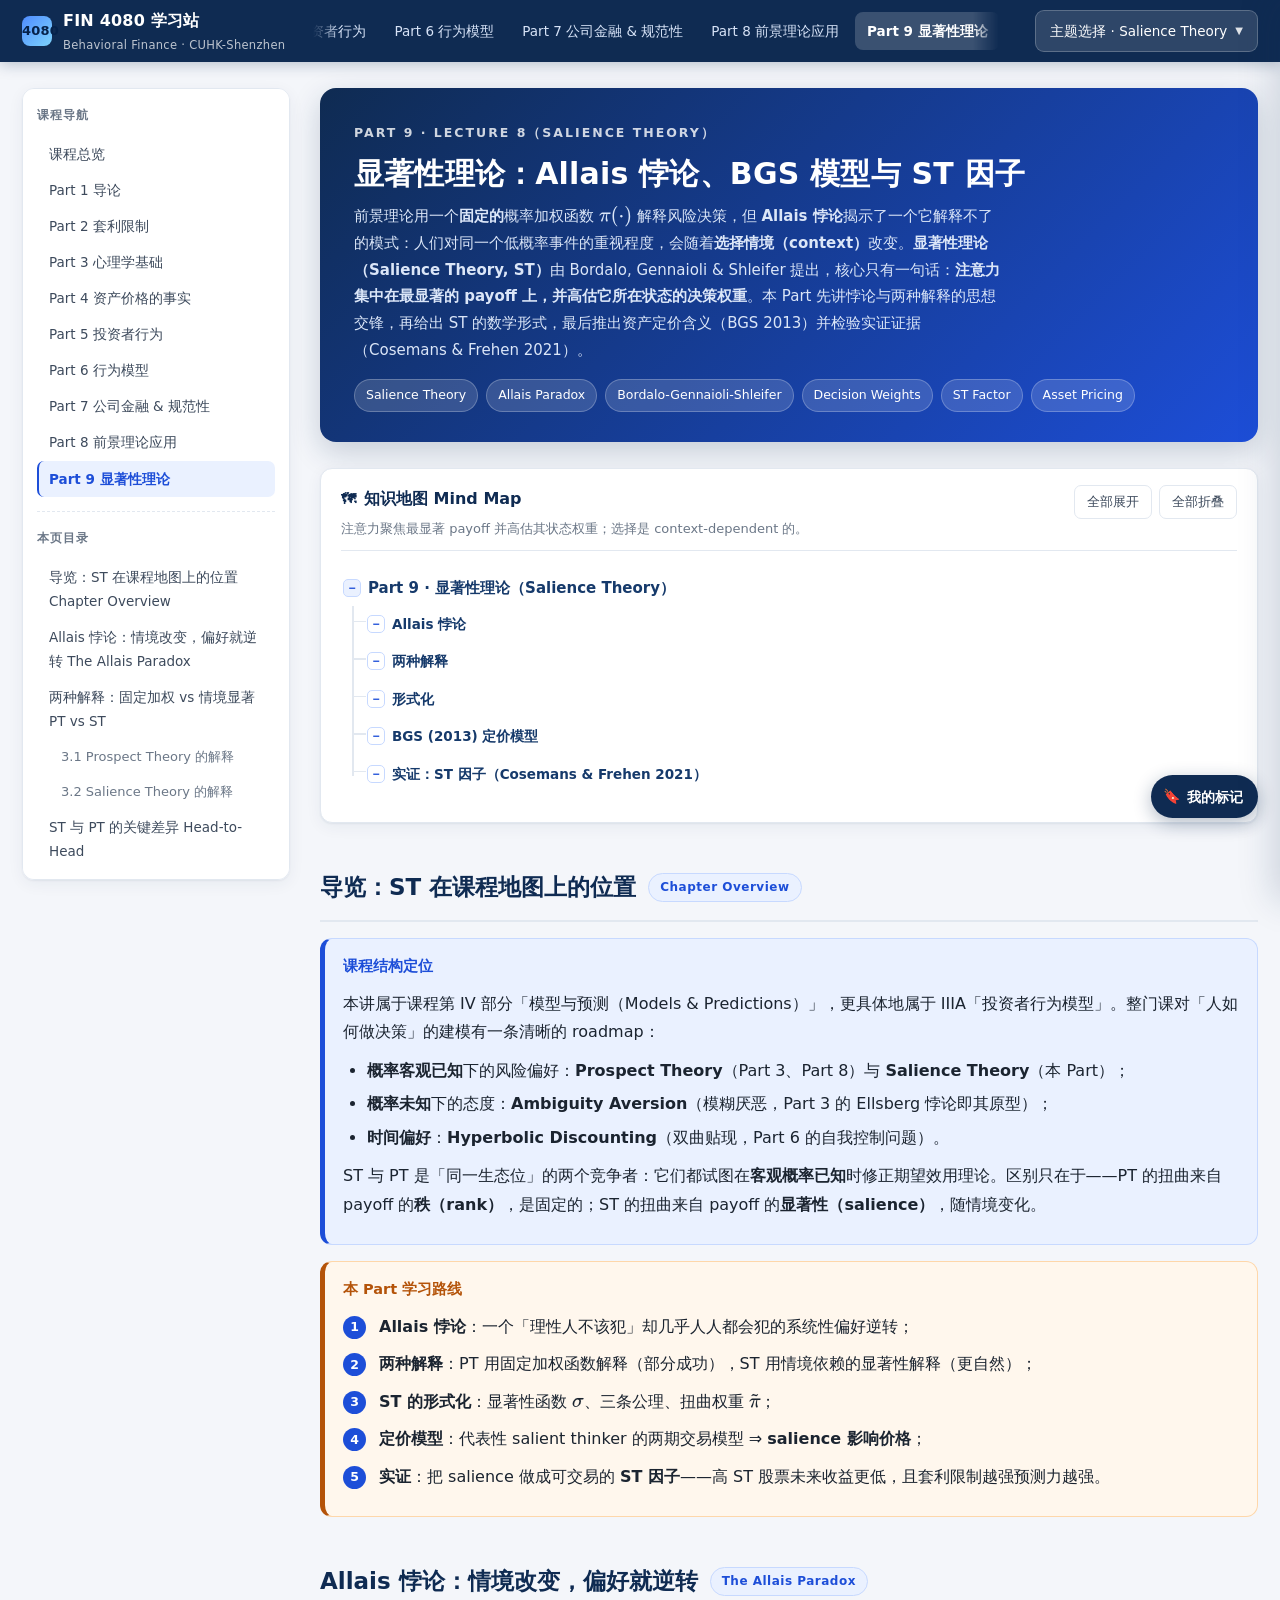
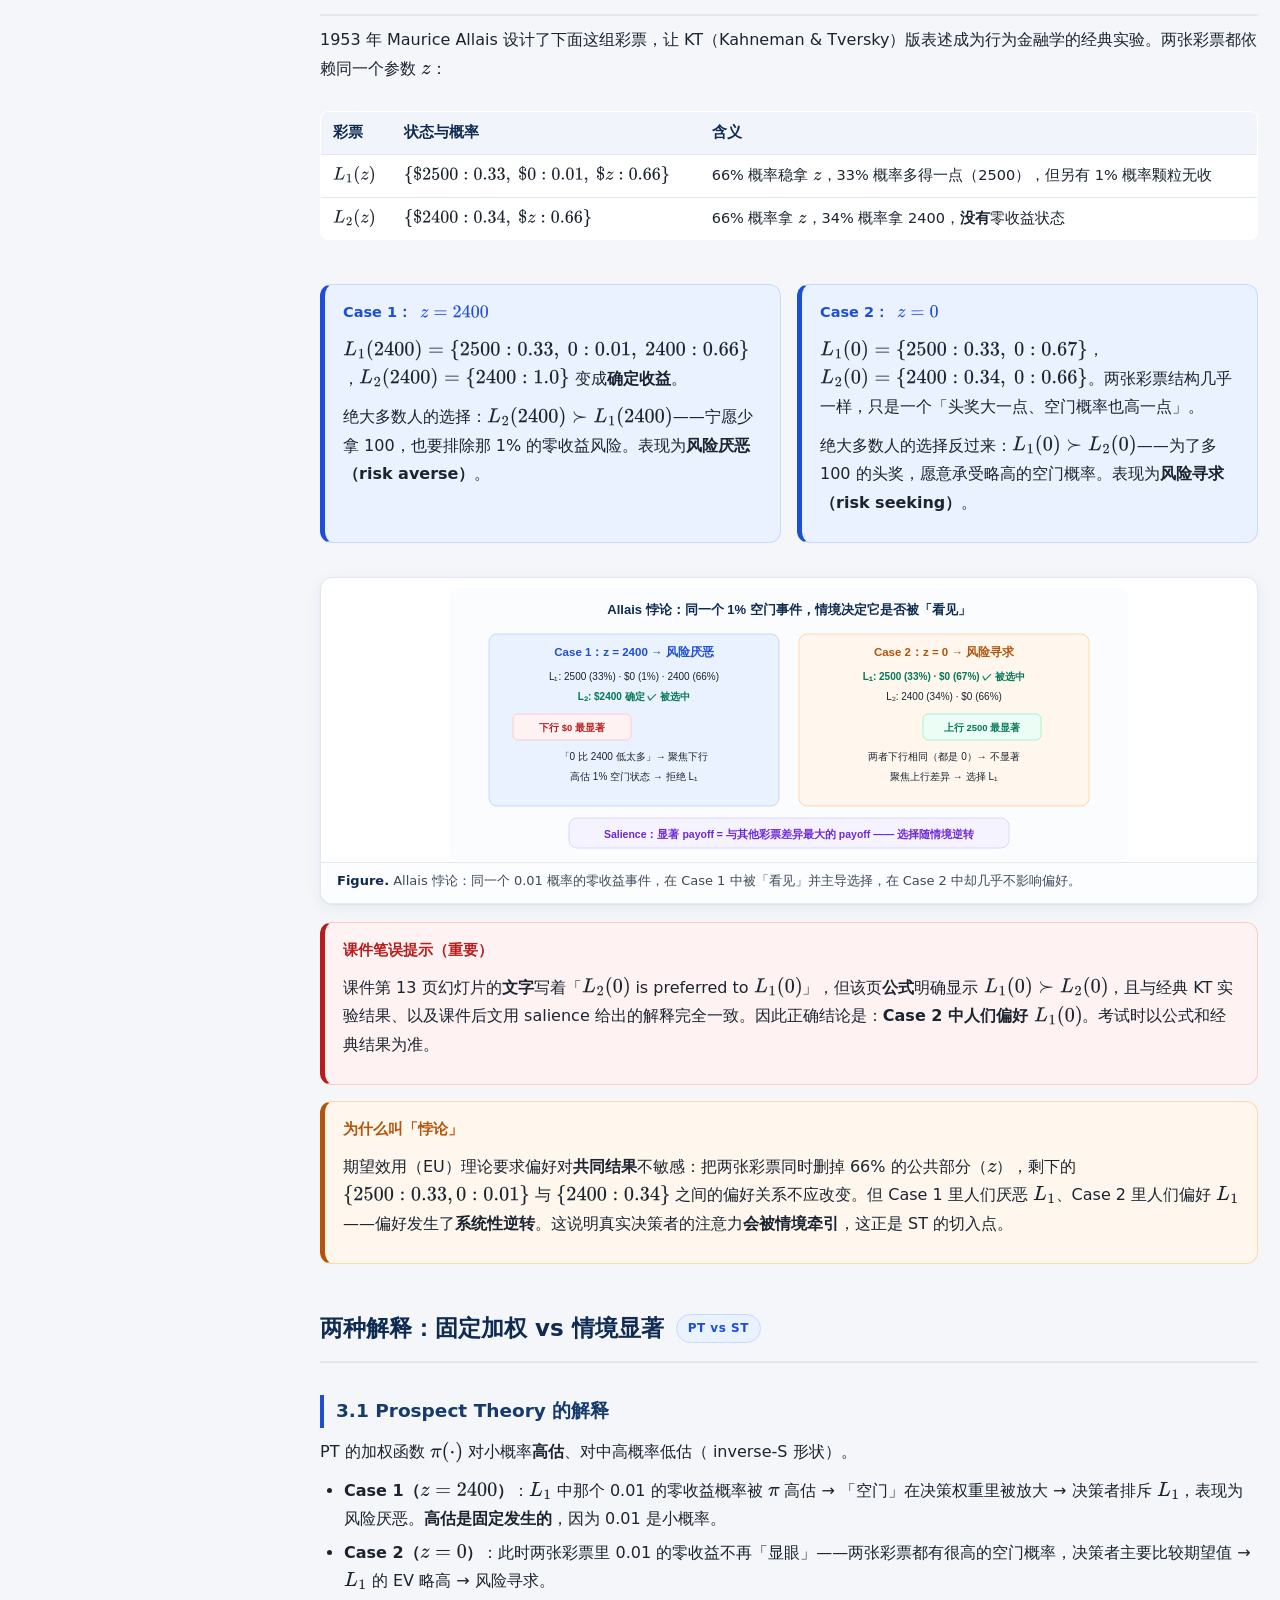
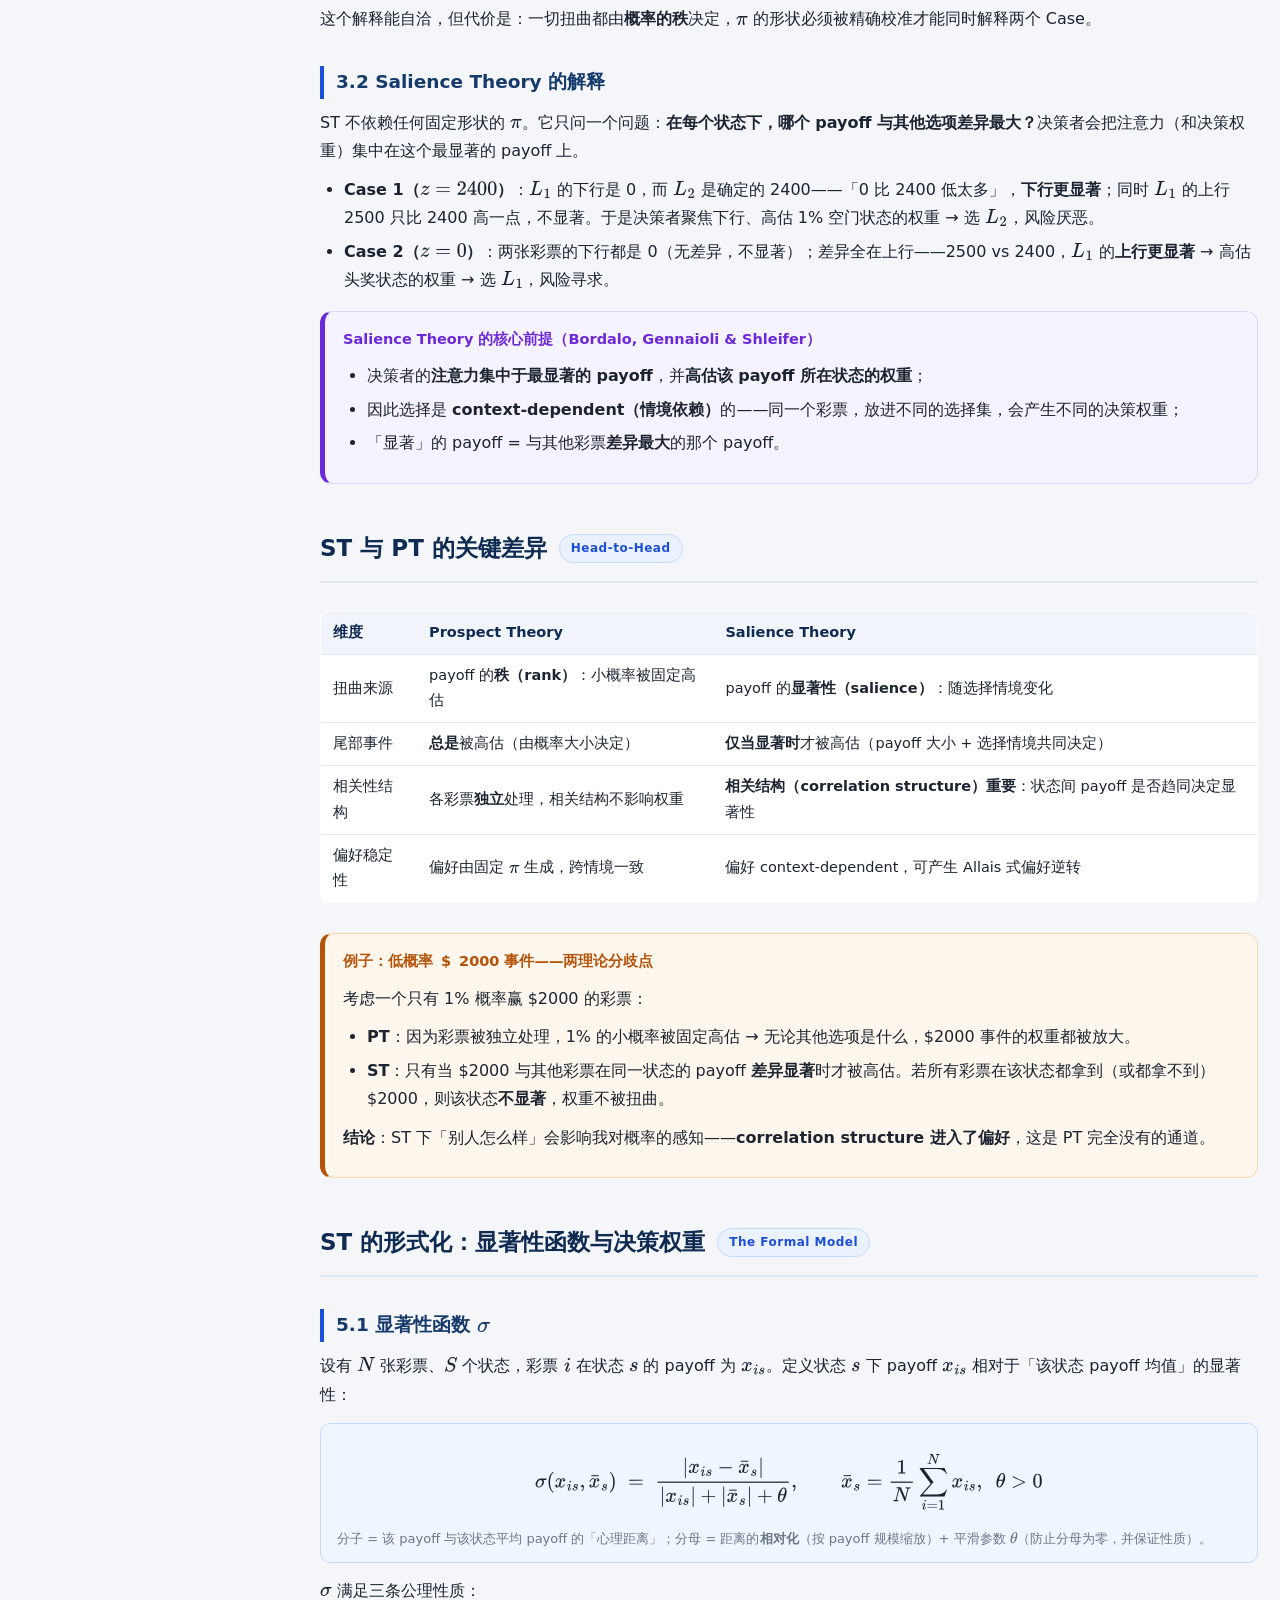
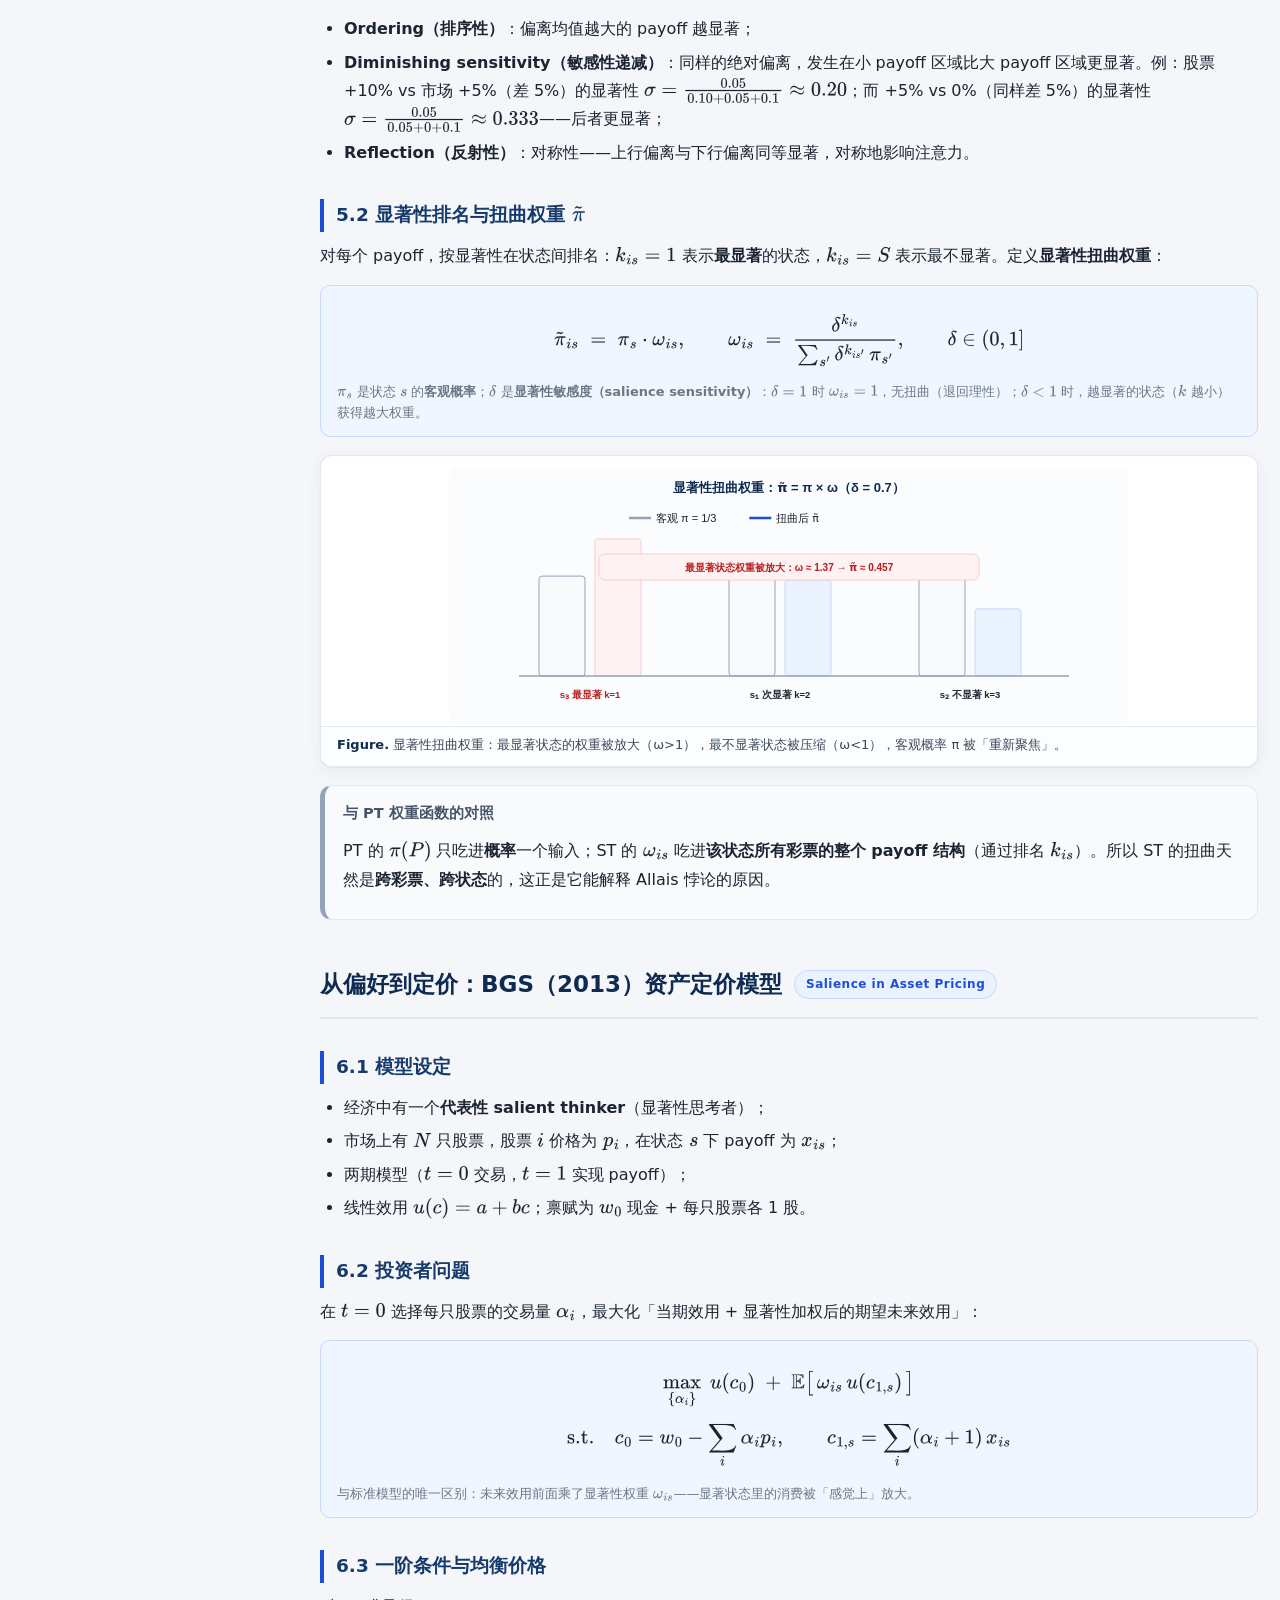
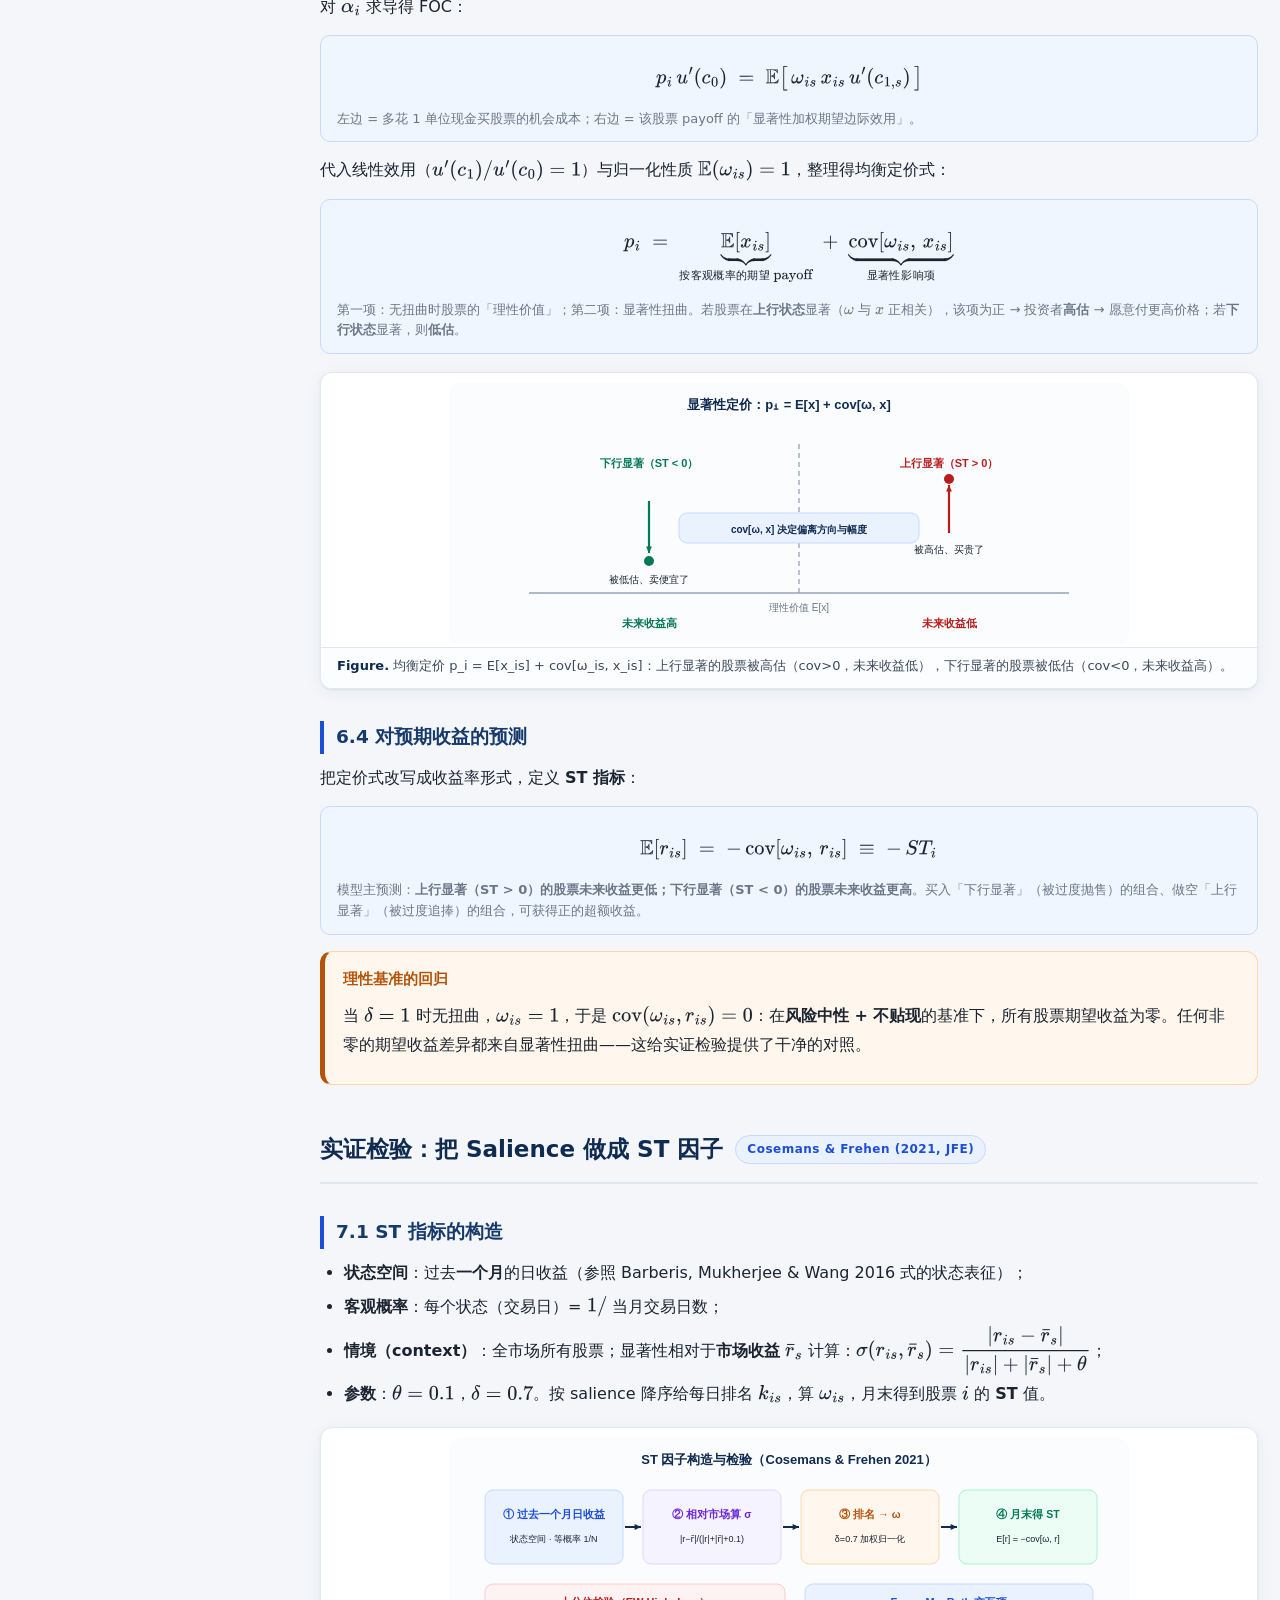
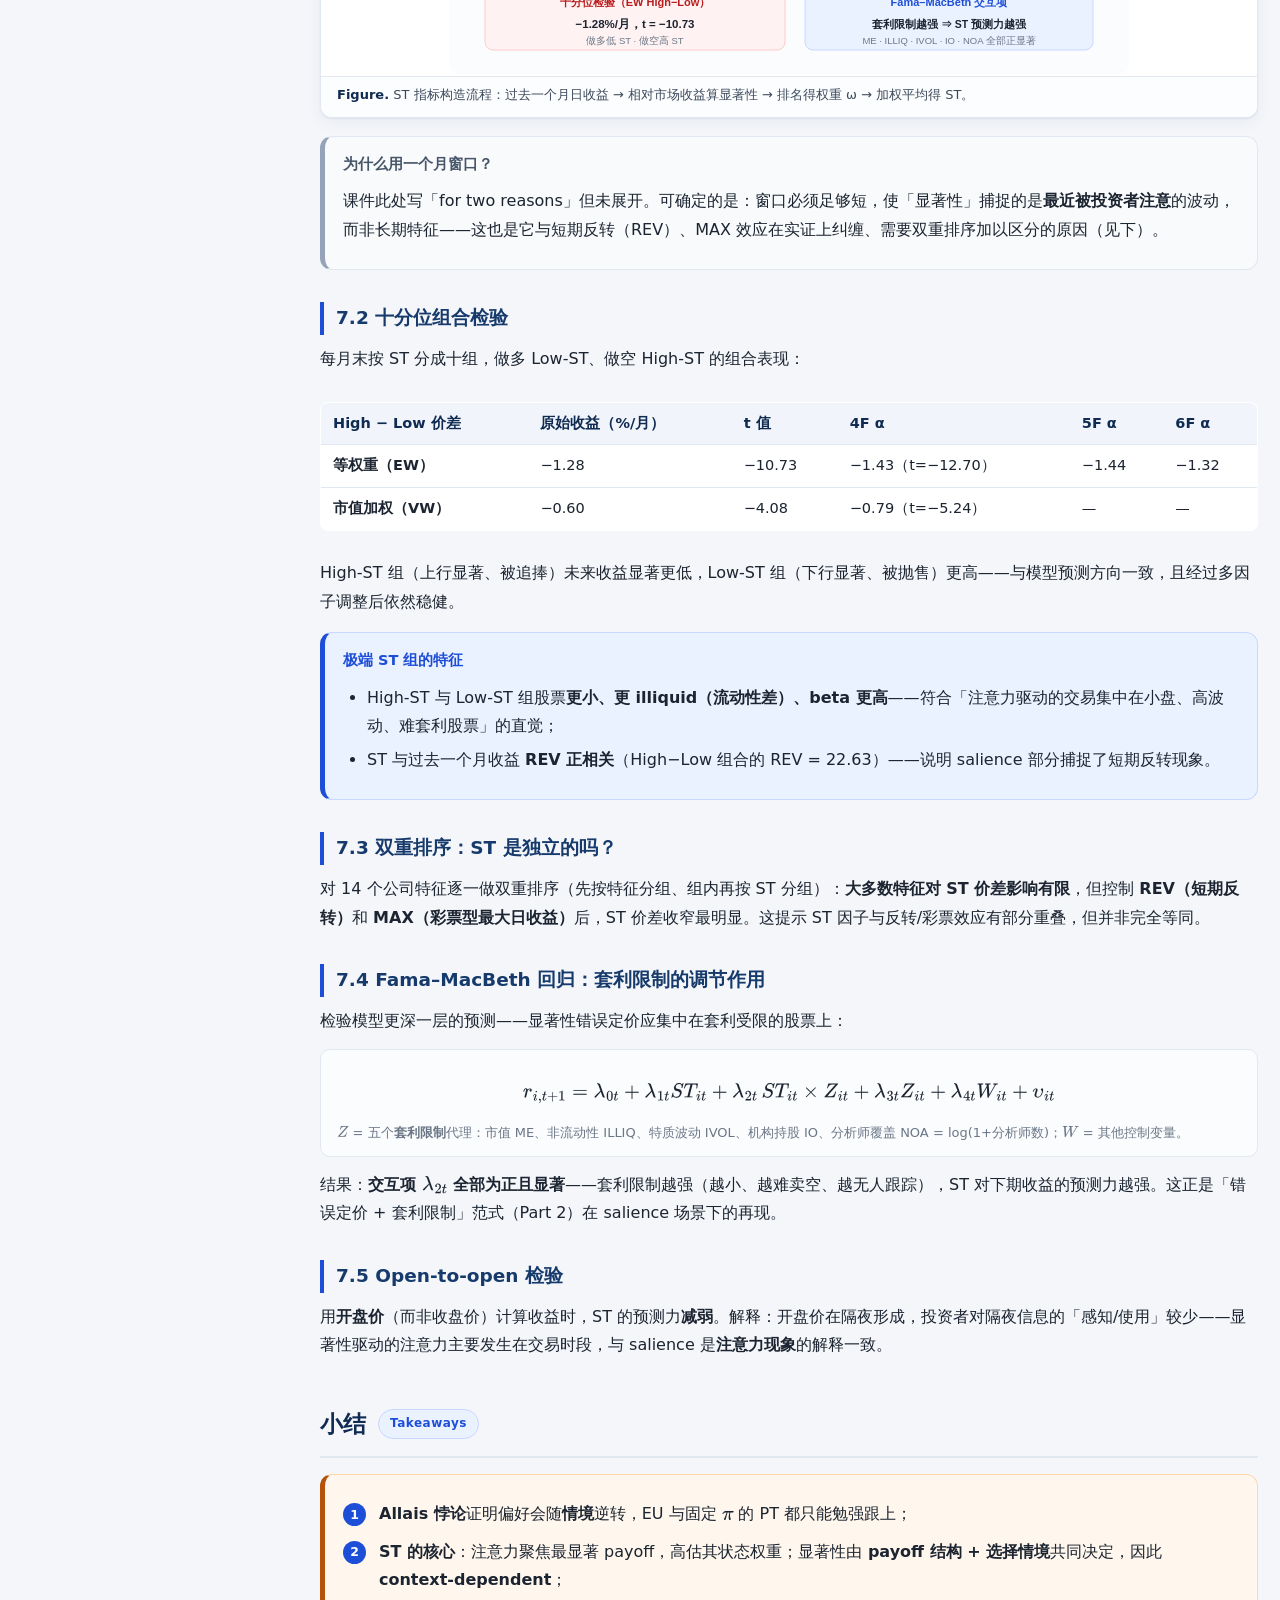
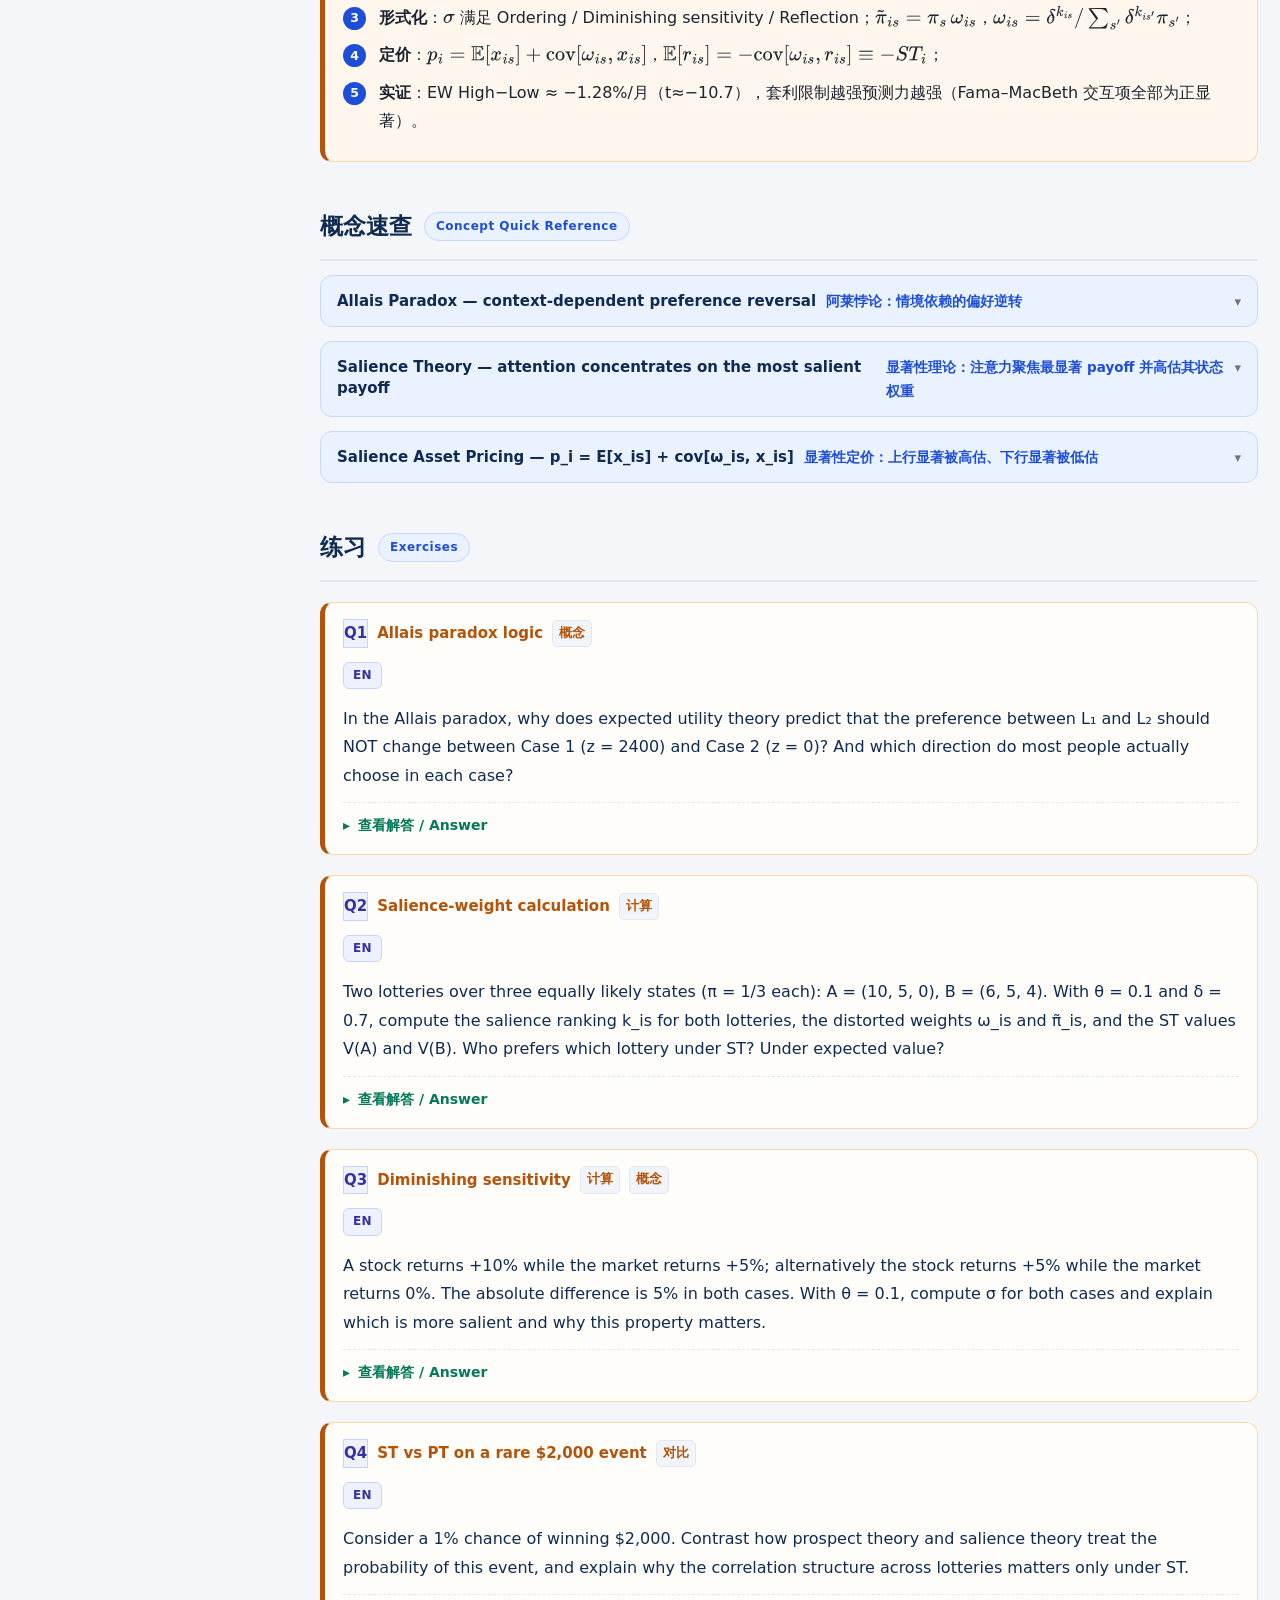
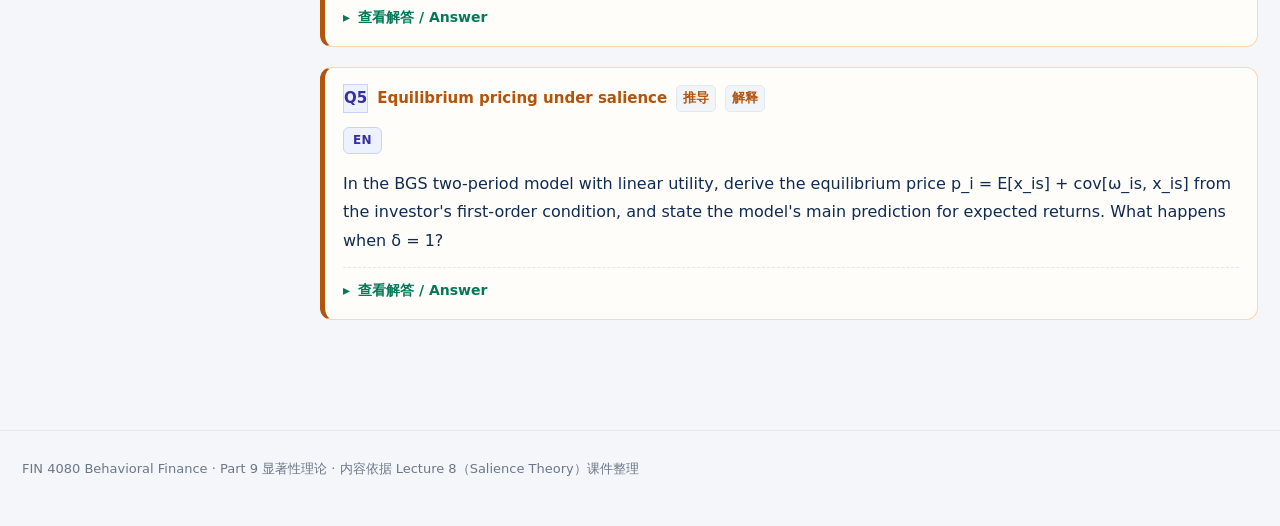
<file: part9-salience.html>
<!DOCTYPE html>
<html lang="zh-CN">
<head>
<meta property="og:title" content="FIN4080 行为金融学学习站"><meta property="og:description" content="CUHK-SZ FIN4080 行为金融学课程学习站：9 个 Part 的讲解、SVG 图示、自测练习与个人进度记录"><meta name="description" content="CUHK-SZ FIN4080 行为金融学课程学习站：9 个 Part 的讲解、SVG 图示、自测练习与个人进度记录"><link rel="icon" href="https://lf3-static.bytednsdoc.com/obj/eden-cn/ylcylz_fsph_ryhs/ljhwZthlaukjlkulzlp/feisuda/avatar/7.svg">
<meta charset="UTF-8">
<meta name="viewport" content="width=device-width, initial-scale=1.0">
    <meta name="robots" content="noindex, nofollow, noarchive, noimageindex">
    <meta name="googlebot" content="noindex, nofollow">
    <meta name="referrer" content="no-referrer">
<title>FIN4080 行为金融学学习站</title>
<link rel="stylesheet" href="assets/style.css">
<script>
window.MathJax = {
  tex: { inlineMath: [['\\(','\\)']], displayMath: [['\\[','\\]']] },
  svg: { fontCache: 'global' },
  options: { skipHtmlTags: ['script','noscript','style','textarea','pre','code'] }
};
</script>
<script src="assets/tex-mml-svg.js" id="MathJax-script" async></script>
<script>
/* Fallback: 若本地 MathJax 包不可用，从 jsDelivr 兜底加载。 */
(function () {
  function loadCdn() {
    if (window.MathJax && window.MathJax.startup) return;
    var s = document.createElement('script');
    s.src = 'https://cdn.jsdelivr.net/npm/mathjax@3.2.2/es5/tex-mml-svg.js';
    s.async = true;
    document.head.appendChild(s);
  }
  window.addEventListener('load', function () { setTimeout(loadCdn, 400); });
})();
</script>
    <script src="assets/figures.js"></script>
    <script src="assets/mindmap.js"></script>
    <script src="assets/marks.js?v=20261017a"></script>
</head>
<body data-page="part9" data-root="">

<header id="site-topbar"></header>

<div class="layout">
  <aside class="toc" id="site-toc"></aside>
  <main>

    <div class="hero">
      <div class="kicker">Part 9 · Lecture 8（Salience Theory）</div>
      <h1>显著性理论：Allais 悖论、BGS 模型与 ST 因子</h1>
      <p>前景理论用一个<b>固定的</b>概率加权函数 \(\pi(\cdot)\) 解释风险决策，但 <b>Allais 悖论</b>揭示了一个它解释不了的模式：人们对同一个低概率事件的重视程度，会随着<b>选择情境（context）</b>改变。<b>显著性理论（Salience Theory, ST）</b>由 Bordalo, Gennaioli &amp; Shleifer 提出，核心只有一句话：<b>注意力集中在最显著的 payoff 上，并高估它所在状态的决策权重</b>。本 Part 先讲悖论与两种解释的思想交锋，再给出 ST 的数学形式，最后推出资产定价含义（BGS 2013）并检验实证证据（Cosemans &amp; Frehen 2021）。</p>
      <div class="tags">
        <span>Salience Theory</span><span>Allais Paradox</span><span>Bordalo-Gennaioli-Shleifer</span><span>Decision Weights</span><span>ST Factor</span><span>Asset Pricing</span>
      </div>
    </div>

    <div id="mindmap-host"></div>

    <!-- ============ S1 ============ -->
    <section id="overview">
      <h2 class="sec">导览：ST 在课程地图上的位置 <span class="badge">Chapter Overview</span></h2>

      <div class="box def">
        <div class="box-title">课程结构定位</div>
        <p>本讲属于课程第 IV 部分「模型与预测（Models &amp; Predictions）」，更具体地属于 IIIA「投资者行为模型」。整门课对「人如何做决策」的建模有一条清晰的 roadmap：</p>
        <ul>
          <li><b>概率客观已知</b>下的风险偏好：<b>Prospect Theory</b>（Part 3、Part 8）与 <b>Salience Theory</b>（本 Part）；</li>
          <li><b>概率未知</b>下的态度：<b>Ambiguity Aversion</b>（模糊厌恶，Part 3 的 Ellsberg 悖论即其原型）；</li>
          <li><b>时间偏好</b>：<b>Hyperbolic Discounting</b>（双曲贴现，Part 6 的自我控制问题）。</li>
        </ul>
        <p>ST 与 PT 是「同一生态位」的两个竞争者：它们都试图在<b>客观概率已知</b>时修正期望效用理论。区别只在于——PT 的扭曲来自 payoff 的<b>秩（rank）</b>，是固定的；ST 的扭曲来自 payoff 的<b>显著性（salience）</b>，随情境变化。</p>
      </div>

      <div class="box key">
        <div class="box-title">本 Part 学习路线</div>
        <ol class="steps">
          <li><b>Allais 悖论</b>：一个「理性人不该犯」却几乎人人都会犯的系统性偏好逆转；</li>
          <li><b>两种解释</b>：PT 用固定加权函数解释（部分成功），ST 用情境依赖的显著性解释（更自然）；</li>
          <li><b>ST 的形式化</b>：显著性函数 \(\sigma\)、三条公理、扭曲权重 \(\tilde{\pi}\)；</li>
          <li><b>定价模型</b>：代表性 salient thinker 的两期交易模型 ⇒ <b>salience 影响价格</b>；</li>
          <li><b>实证</b>：把 salience 做成可交易的 <b>ST 因子</b>——高 ST 股票未来收益更低，且套利限制越强预测力越强。</li>
        </ol>
      </div>
    </section>

    <!-- ============ S2 ============ -->
    <section id="allais">
      <h2 class="sec">Allais 悖论：情境改变，偏好就逆转 <span class="badge">The Allais Paradox</span></h2>

      <p>1953 年 Maurice Allais 设计了下面这组彩票，让 KT（Kahneman &amp; Tversky）版表述成为行为金融学的经典实验。两张彩票都依赖同一个参数 \(z\)：</p>

      <div class="tablewrap">
        <table class="data">
          <thead><tr><th>彩票</th><th>状态与概率</th><th>含义</th></tr></thead>
          <tbody>
            <tr><td><b>\(L_1(z)\)</b></td><td>\(\{\$2500: 0.33,\ \$0: 0.01,\ \$z: 0.66\}\)</td><td>66% 概率稳拿 \(z\)，33% 概率多得一点（2500），但另有 1% 概率颗粒无收</td></tr>
            <tr><td><b>\(L_2(z)\)</b></td><td>\(\{\$2400: 0.34,\ \$z: 0.66\}\)</td><td>66% 概率拿 \(z\)，34% 概率拿 2400，<b>没有</b>零收益状态</td></tr>
          </tbody>
        </table>
      </div>

      <div class="grid2">
        <div class="box def">
          <div class="box-title">Case 1：\(z = 2400\)</div>
          <p>\(L_1(2400)=\{2500:0.33,\ 0:0.01,\ 2400:0.66\}\)，\(L_2(2400)=\{2400:1.0\}\) 变成<b>确定收益</b>。</p>
          <p>绝大多数人的选择：<b>\(L_2(2400) \succ L_1(2400)\)</b>——宁愿少拿 100，也要排除那 1% 的零收益风险。表现为<b>风险厌恶（risk averse）</b>。</p>
        </div>
        <div class="box def">
          <div class="box-title">Case 2：\(z = 0\)</div>
          <p>\(L_1(0)=\{2500:0.33,\ 0:0.67\}\)，\(L_2(0)=\{2400:0.34,\ 0:0.66\}\)。两张彩票结构几乎一样，只是一个「头奖大一点、空门概率也高一点」。</p>
          <p>绝大多数人的选择反过来：<b>\(L_1(0) \succ L_2(0)\)</b>——为了多 100 的头奖，愿意承受略高的空门概率。表现为<b>风险寻求（risk seeking）</b>。</p>
        </div>
      </div>

      <div class="fig" data-fig="allais" data-cap="Allais 悖论：同一个 0.01 概率的零收益事件，在 Case 1 中被「看见」并主导选择，在 Case 2 中却几乎不影响偏好。"></div>

      <div class="box warn">
        <div class="box-title">课件笔误提示（重要）</div>
        <p>课件第 13 页幻灯片的<b>文字</b>写着「\(L_2(0)\) is preferred to \(L_1(0)\)」，但该页<b>公式</b>明确显示 \(L_1(0) \succ L_2(0)\)，且与经典 KT 实验结果、以及课件后文用 salience 给出的解释完全一致。因此正确结论是：<b>Case 2 中人们偏好 \(L_1(0)\)</b>。考试时以公式和经典结果为准。</p>
      </div>

      <div class="box key">
        <div class="box-title">为什么叫「悖论」</div>
        <p>期望效用（EU）理论要求偏好对<b>共同结果</b>不敏感：把两张彩票同时删掉 66% 的公共部分（\(z\)），剩下的 \(\{2500:0.33, 0:0.01\}\) 与 \(\{2400:0.34\}\) 之间的偏好关系不应改变。但 Case 1 里人们厌恶 \(L_1\)、Case 2 里人们偏好 \(L_1\)——偏好发生了<b>系统性逆转</b>。这说明真实决策者的注意力<b>会被情境牵引</b>，这正是 ST 的切入点。</p>
      </div>
    </section>

    <!-- ============ S3 ============ -->
    <section id="two-explanations">
      <h2 class="sec">两种解释：固定加权 vs 情境显著 <span class="badge">PT vs ST</span></h2>

      <h3 class="sub">3.1 Prospect Theory 的解释</h3>
      <p>PT 的加权函数 \(\pi(\cdot)\) 对小概率<b>高估</b>、对中高概率低估（ inverse-S 形状）。</p>
      <ul>
        <li><b>Case 1（\(z=2400\)）</b>：\(L_1\) 中那个 0.01 的零收益概率被 \(\pi\) 高估 → 「空门」在决策权重里被放大 → 决策者排斥 \(L_1\)，表现为风险厌恶。<b>高估是固定发生的</b>，因为 0.01 是小概率。</li>
        <li><b>Case 2（\(z=0\)）</b>：此时两张彩票里 0.01 的零收益不再「显眼」——两张彩票都有很高的空门概率，决策者主要比较期望值 → \(L_1\) 的 EV 略高 → 风险寻求。</li>
      </ul>
      <p>这个解释能自洽，但代价是：一切扭曲都由<b>概率的秩</b>决定，\(\pi\) 的形状必须被精确校准才能同时解释两个 Case。</p>

      <h3 class="sub">3.2 Salience Theory 的解释</h3>
      <p>ST 不依赖任何固定形状的 \(\pi\)。它只问一个问题：<b>在每个状态下，哪个 payoff 与其他选项差异最大？</b>决策者会把注意力（和决策权重）集中在这个最显著的 payoff 上。</p>
      <ul>
        <li><b>Case 1（\(z=2400\)）</b>：\(L_1\) 的下行是 0，而 \(L_2\) 是确定的 2400——「0 比 2400 低太多」，<b>下行更显著</b>；同时 \(L_1\) 的上行 2500 只比 2400 高一点，不显著。于是决策者聚焦下行、高估 1% 空门状态的权重 → 选 \(L_2\)，风险厌恶。</li>
        <li><b>Case 2（\(z=0\)）</b>：两张彩票的下行都是 0（无差异，不显著）；差异全在上行——2500 vs 2400，\(L_1\) 的<b>上行更显著</b> → 高估头奖状态的权重 → 选 \(L_1\)，风险寻求。</li>
      </ul>

      <div class="box theory">
        <div class="box-title">Salience Theory 的核心前提（Bordalo, Gennaioli &amp; Shleifer）</div>
        <ul>
          <li>决策者的<b>注意力集中于最显著的 payoff</b>，并<b>高估该 payoff 所在状态的权重</b>；</li>
          <li>因此选择是 <b>context-dependent（情境依赖）</b>的——同一个彩票，放进不同的选择集，会产生不同的决策权重；</li>
          <li>「显著」的 payoff = 与其他彩票<b>差异最大</b>的那个 payoff。</li>
        </ul>
      </div>
    </section>

    <!-- ============ S4 ============ -->
    <section id="st-vs-pt">
      <h2 class="sec">ST 与 PT 的关键差异 <span class="badge">Head-to-Head</span></h2>

      <div class="tablewrap">
        <table class="data">
          <thead><tr><th>维度</th><th>Prospect Theory</th><th>Salience Theory</th></tr></thead>
          <tbody>
            <tr><td>扭曲来源</td><td>payoff 的<b>秩（rank）</b>：小概率被固定高估</td><td>payoff 的<b>显著性（salience）</b>：随选择情境变化</td></tr>
            <tr><td>尾部事件</td><td><b>总是</b>被高估（由概率大小决定）</td><td><b>仅当显著时</b>才被高估（payoff 大小 + 选择情境共同决定）</td></tr>
            <tr><td>相关性结构</td><td>各彩票<b>独立</b>处理，相关结构不影响权重</td><td><b>相关结构（correlation structure）重要</b>：状态间 payoff 是否趋同决定显著性</td></tr>
            <tr><td>偏好稳定性</td><td>偏好由固定 \(\pi\) 生成，跨情境一致</td><td>偏好 context-dependent，可产生 Allais 式偏好逆转</td></tr>
          </tbody>
        </table>
      </div>

      <div class="box key">
        <div class="box-title">例子：低概率 \$2000 事件——两理论分歧点</div>
        <p>考虑一个只有 1% 概率赢 \$2000 的彩票：</p>
        <ul>
          <li><b>PT</b>：因为彩票被独立处理，1% 的小概率被固定高估 → 无论其他选项是什么，\$2000 事件的权重都被放大。</li>
          <li><b>ST</b>：只有当 \$2000 与其他彩票在同一状态的 payoff <b>差异显著</b>时才被高估。若所有彩票在该状态都拿到（或都拿不到）\$2000，则该状态<b>不显著</b>，权重不被扭曲。</li>
        </ul>
        <p><b>结论</b>：ST 下「别人怎么样」会影响我对概率的感知——<b>correlation structure 进入了偏好</b>，这是 PT 完全没有的通道。</p>
      </div>
    </section>

    <!-- ============ S5 ============ -->
    <section id="formal-model">
      <h2 class="sec">ST 的形式化：显著性函数与决策权重 <span class="badge">The Formal Model</span></h2>

      <h3 class="sub">5.1 显著性函数 \(\sigma\)</h3>
      <p>设有 \(N\) 张彩票、\(S\) 个状态，彩票 \(i\) 在状态 \(s\) 的 payoff 为 \(x_{is}\)。定义状态 \(s\) 下 payoff \(x_{is}\) 相对于「该状态 payoff 均值」的显著性：</p>

      <div class="formula hi">
        \[\sigma(x_{is},\bar{x}_s) \;=\; \frac{|x_{is}-\bar{x}_s|}{|x_{is}|+|\bar{x}_s|+\theta},\qquad \bar{x}_s=\frac{1}{N}\sum_{i=1}^{N}x_{is},\ \ \theta>0\]
        <div class="fnote">分子 = 该 payoff 与该状态平均 payoff 的「心理距离」；分母 = 距离的<b>相对化</b>（按 payoff 规模缩放）+ 平滑参数 \(\theta\)（防止分母为零，并保证性质）。</div>
      </div>

      <p>\(\sigma\) 满足三条公理性质：</p>
      <ul>
        <li><b>Ordering（排序性）</b>：偏离均值越大的 payoff 越显著；</li>
        <li><b>Diminishing sensitivity（敏感性递减）</b>：同样的绝对偏离，发生在小 payoff 区域比大 payoff 区域更显著。例：股票 +10% vs 市场 +5%（差 5%）的显著性 \(\sigma=\frac{0.05}{0.10+0.05+0.1}\approx 0.20\)；而 +5% vs 0%（同样差 5%）的显著性 \(\sigma=\frac{0.05}{0.05+0+0.1}\approx 0.333\)——后者更显著；</li>
        <li><b>Reflection（反射性）</b>：对称性——上行偏离与下行偏离同等显著，对称地影响注意力。</li>
      </ul>

      <h3 class="sub">5.2 显著性排名与扭曲权重 \(\tilde{\pi}\)</h3>
      <p>对每个 payoff，按显著性在状态间排名：\(k_{is}=1\) 表示<b>最显著</b>的状态，\(k_{is}=S\) 表示最不显著。定义<b>显著性扭曲权重</b>：</p>

      <div class="formula hi">
        \[\tilde{\pi}_{is} \;=\; \pi_s\cdot\omega_{is},\qquad \omega_{is} \;=\; \frac{\delta^{k_{is}}}{\sum_{s'}\delta^{k_{is'}}\,\pi_{s'}},\qquad \delta\in(0,1]\]
        <div class="fnote">\(\pi_s\) 是状态 \(s\) 的<b>客观概率</b>；\(\delta\) 是<b>显著性敏感度（salience sensitivity）</b>：\(\delta=1\) 时 \(\omega_{is}=1\)，无扭曲（退回理性）；\(\delta<1\) 时，越显著的状态（\(k\) 越小）获得越大权重。</div>
      </div>

      <div class="fig" data-fig="salience_weight" data-cap="显著性扭曲权重：最显著状态的权重被放大（ω>1），最不显著状态被压缩（ω<1），客观概率 π 被「重新聚焦」。"></div>

      <div class="box note">
        <div class="box-title">与 PT 权重函数的对照</div>
        <p>PT 的 \(\pi(P)\) 只吃进<b>概率</b>一个输入；ST 的 \(\omega_{is}\) 吃进<b>该状态所有彩票的整个 payoff 结构</b>（通过排名 \(k_{is}\)）。所以 ST 的扭曲天然是<b>跨彩票、跨状态</b>的，这正是它能解释 Allais 悖论的原因。</p>
      </div>
    </section>

    <!-- ============ S6 ============ -->
    <section id="bgs-model">
      <h2 class="sec">从偏好到定价：BGS（2013）资产定价模型 <span class="badge">Salience in Asset Pricing</span></h2>

      <h3 class="sub">6.1 模型设定</h3>
      <ul>
        <li>经济中有一个<b>代表性 salient thinker</b>（显著性思考者）；</li>
        <li>市场上有 \(N\) 只股票，股票 \(i\) 价格为 \(p_i\)，在状态 \(s\) 下 payoff 为 \(x_{is}\)；</li>
        <li>两期模型（\(t=0\) 交易，\(t=1\) 实现 payoff）；</li>
        <li>线性效用 \(u(c)=a+bc\)；禀赋为 \(w_0\) 现金 + 每只股票各 1 股。</li>
      </ul>

      <h3 class="sub">6.2 投资者问题</h3>
      <p>在 \(t=0\) 选择每只股票的交易量 \(\alpha_i\)，最大化「当期效用 + 显著性加权后的期望未来效用」：</p>

      <div class="formula hi">
        \[\max_{\{\alpha_i\}}\; u(c_0) \;+\; \mathbb{E}\big[\,\omega_{is}\,u(c_{1,s})\,\big]\]
        \[\text{s.t.}\quad c_0 = w_0-\sum_i \alpha_i p_i,\qquad c_{1,s}=\sum_i (\alpha_i+1)\,x_{is}\]
        <div class="fnote">与标准模型的唯一区别：未来效用前面乘了显著性权重 \(\omega_{is}\)——显著状态里的消费被「感觉上」放大。</div>
      </div>

      <h3 class="sub">6.3 一阶条件与均衡价格</h3>
      <p>对 \(\alpha_i\) 求导得 FOC：</p>

      <div class="formula hi">
        \[p_i\,u'(c_0) \;=\; \mathbb{E}\big[\,\omega_{is}\,x_{is}\,u'(c_{1,s})\,\big]\]
        <div class="fnote">左边 = 多花 1 单位现金买股票的机会成本；右边 = 该股票 payoff 的「显著性加权期望边际效用」。</div>
      </div>

      <p>代入线性效用（\(u'(c_1)/u'(c_0)=1\)）与归一化性质 \(\mathbb{E}(\omega_{is})=1\)，整理得均衡定价式：</p>

      <div class="formula hi">
        \[p_i \;=\; \underbrace{\mathbb{E}[x_{is}]}_{\text{按客观概率的期望 payoff}} \;+\; \underbrace{\mathrm{cov}[\omega_{is},\,x_{is}]}_{\text{显著性影响项}}\]
        <div class="fnote">第一项：无扭曲时股票的「理性价值」；第二项：显著性扭曲。若股票在<b>上行状态</b>显著（\(\omega\) 与 \(x\) 正相关），该项为正 → 投资者<b>高估</b> → 愿意付更高价格；若<b>下行状态</b>显著，则<b>低估</b>。</div>
      </div>

      <div class="fig" data-fig="st_pricing" data-cap="均衡定价 p_i = E[x_is] + cov[ω_is, x_is]：上行显著的股票被高估（cov>0，未来收益低），下行显著的股票被低估（cov<0，未来收益高）。"></div>

      <h3 class="sub">6.4 对预期收益的预测</h3>
      <p>把定价式改写成收益率形式，定义 <b>ST 指标</b>：</p>

      <div class="formula hi">
        \[\mathbb{E}[r_{is}] \;=\; -\,\mathrm{cov}[\omega_{is},\,r_{is}] \;\equiv\; -\,ST_i\]
        <div class="fnote">模型主预测：<b>上行显著（ST &gt; 0）的股票未来收益更低；下行显著（ST &lt; 0）的股票未来收益更高</b>。买入「下行显著」（被过度抛售）的组合、做空「上行显著」（被过度追捧）的组合，可获得正的超额收益。</div>
      </div>

      <div class="box key">
        <div class="box-title">理性基准的回归</div>
        <p>当 \(\delta=1\) 时无扭曲，\(\omega_{is}=1\)，于是 \(\mathrm{cov}(\omega_{is},r_{is})=0\)：在<b>风险中性 + 不贴现</b>的基准下，所有股票期望收益为零。任何非零的期望收益差异都来自显著性扭曲——这给实证检验提供了干净的对照。</p>
      </div>
    </section>

    <!-- ============ S7 ============ -->
    <section id="empirics">
      <h2 class="sec">实证检验：把 Salience 做成 ST 因子 <span class="badge">Cosemans &amp; Frehen (2021, JFE)</span></h2>

      <h3 class="sub">7.1 ST 指标的构造</h3>
      <ul>
        <li><b>状态空间</b>：过去<b>一个月</b>的日收益（参照 Barberis, Mukherjee &amp; Wang 2016 式的状态表征）；</li>
        <li><b>客观概率</b>：每个状态（交易日）= \(1/\) 当月交易日数；</li>
        <li><b>情境（context）</b>：全市场所有股票；显著性相对于<b>市场收益</b> \(\bar{r}_s\) 计算：\(\sigma(r_{is},\bar{r}_s)=\dfrac{|r_{is}-\bar{r}_s|}{|r_{is}|+|\bar{r}_s|+\theta}\)；</li>
        <li><b>参数</b>：\(\theta=0.1\)，\(\delta=0.7\)。按 salience 降序给每日排名 \(k_{is}\)，算 \(\omega_{is}\)，月末得到股票 \(i\) 的 <b>ST</b> 值。</li>
      </ul>

      <div class="fig" data-fig="st_measure" data-cap="ST 指标构造流程：过去一个月日收益 → 相对市场收益算显著性 → 排名得权重 ω → 加权平均得 ST。"></div>

      <div class="box note">
        <div class="box-title">为什么用一个月窗口？</div>
        <p>课件此处写「for two reasons」但未展开。可确定的是：窗口必须足够短，使「显著性」捕捉的是<b>最近被投资者注意</b>的波动，而非长期特征——这也是它与短期反转（REV）、MAX 效应在实证上纠缠、需要双重排序加以区分的原因（见下）。</p>
      </div>

      <h3 class="sub">7.2 十分位组合检验</h3>
      <p>每月末按 ST 分成十组，做多 Low-ST、做空 High-ST 的组合表现：</p>

      <div class="tablewrap">
        <table class="data">
          <thead><tr><th>High − Low 价差</th><th>原始收益（%/月）</th><th>t 值</th><th>4F α</th><th>5F α</th><th>6F α</th></tr></thead>
          <tbody>
            <tr><td><b>等权重（EW）</b></td><td>−1.28</td><td>−10.73</td><td>−1.43（t=−12.70）</td><td>−1.44</td><td>−1.32</td></tr>
            <tr><td><b>市值加权（VW）</b></td><td>−0.60</td><td>−4.08</td><td>−0.79（t=−5.24）</td><td>—</td><td>—</td></tr>
          </tbody>
        </table>
      </div>
      <p>High-ST 组（上行显著、被追捧）未来收益显著更低，Low-ST 组（下行显著、被抛售）更高——与模型预测方向一致，且经过多因子调整后依然稳健。</p>

      <div class="box def">
        <div class="box-title">极端 ST 组的特征</div>
        <ul>
          <li>High-ST 与 Low-ST 组股票<b>更小、更 illiquid（流动性差）、beta 更高</b>——符合「注意力驱动的交易集中在小盘、高波动、难套利股票」的直觉；</li>
          <li>ST 与过去一个月收益 <b>REV 正相关</b>（High−Low 组合的 REV = 22.63）——说明 salience 部分捕捉了短期反转现象。</li>
        </ul>
      </div>

      <h3 class="sub">7.3 双重排序：ST 是独立的吗？</h3>
      <p>对 14 个公司特征逐一做双重排序（先按特征分组、组内再按 ST 分组）：<b>大多数特征对 ST 价差影响有限</b>，但控制 <b>REV（短期反转）</b>和 <b>MAX（彩票型最大日收益）</b>后，ST 价差收窄最明显。这提示 ST 因子与反转/彩票效应有部分重叠，但并非完全等同。</p>

      <h3 class="sub">7.4 Fama–MacBeth 回归：套利限制的调节作用</h3>
      <p>检验模型更深一层的预测——显著性错误定价应集中在套利受限的股票上：</p>

      <div class="formula">
        \[r_{i,t+1}=\lambda_{0t}+\lambda_{1t}ST_{it}+\lambda_{2t}\,ST_{it}\times Z_{it}+\lambda_{3t}Z_{it}+\lambda_{4t}W_{it}+\upsilon_{it}\]
        <div class="fnote">\(Z\) = 五个<b>套利限制</b>代理：市值 ME、非流动性 ILLIQ、特质波动 IVOL、机构持股 IO、分析师覆盖 NOA = log(1+分析师数)；\(W\) = 其他控制变量。</div>
      </div>
      <p>结果：<b>交互项 \(\lambda_{2t}\) 全部为正且显著</b>——套利限制越强（越小、越难卖空、越无人跟踪），ST 对下期收益的预测力越强。这正是「错误定价 + 套利限制」范式（Part 2）在 salience 场景下的再现。</p>

      <h3 class="sub">7.5 Open-to-open 检验</h3>
      <p>用<b>开盘价</b>（而非收盘价）计算收益时，ST 的预测力<b>减弱</b>。解释：开盘价在隔夜形成，投资者对隔夜信息的「感知/使用」较少——显著性驱动的注意力主要发生在交易时段，与 salience 是<b>注意力现象</b>的解释一致。</p>
    </section>

    <!-- ============ S8 ============ -->
    <section id="summary">
      <h2 class="sec">小结 <span class="badge">Takeaways</span></h2>
      <div class="box key">
        <ol class="steps">
          <li><b>Allais 悖论</b>证明偏好会随<b>情境</b>逆转，EU 与固定 \(\pi\) 的 PT 都只能勉强跟上；</li>
          <li><b>ST 的核心</b>：注意力聚焦最显著 payoff，高估其状态权重；显著性由<b> payoff 结构 + 选择情境</b>共同决定，因此 <b>context-dependent</b>；</li>
          <li><b>形式化</b>：\(\sigma\) 满足 Ordering / Diminishing sensitivity / Reflection；\(\tilde{\pi}_{is}=\pi_s\,\omega_{is}\)，\(\omega_{is}=\delta^{k_{is}}/\sum_{s'}\delta^{k_{is'}}\pi_{s'}\)；</li>
          <li><b>定价</b>：\(p_i=\mathbb{E}[x_{is}]+\mathrm{cov}[\omega_{is},x_{is}]\)，\(\mathbb{E}[r_{is}]=-\mathrm{cov}[\omega_{is},r_{is}]\equiv -ST_i\)；</li>
          <li><b>实证</b>：EW High−Low ≈ −1.28%/月（t≈−10.7），套利限制越强预测力越强（Fama–MacBeth 交互项全部为正显著）。</li>
        </ol>
      </div>
    </section>

    <!-- ============ S9 ============ -->
    <section id="concepts">
      <h2 class="sec">概念速查 <span class="badge">Concept Quick Reference</span></h2>

      <details class="concept" data-concept="allais">
        <summary class="concept-bar">
          <span class="concept-en">Allais Paradox — context-dependent preference reversal</span>
          <span class="concept-cn">阿莱悖论：情境依赖的偏好逆转</span>
          <span class="concept-toggle">▾</span>
        </summary>
        <div class="concept-panel">
          <div class="concept-grid">
            <div class="concept-col">
              <h5><span class="lbl lbl-en">EN</span>Explanation</h5>
              <p>People choose the sure $2,400 over a gamble adding a 1% chance of $0 (risk aversion), but prefer the gamble when the common component is removed (risk seeking). Expected utility requires preferences to be invariant to common consequences — the systematic reversal violates it and motivates context-dependent theories like salience theory.</p>
            </div>
            <div class="concept-col">
              <h5><span class="lbl lbl-cn">中文</span>解释</h5>
              <p>人们宁可少拿 100 也要排除 1% 的零收益风险（风险厌恶）；但把公共部分抽掉后，又为了多 100 的头奖去赌（风险寻求）。EU 要求偏好不受共同结果影响——这种系统性逆转违反了它，也催生了显著性理论这类情境依赖的解释。</p>
            </div>
          </div>
          <div class="concept-eg">
            <h5><span class="lbl lbl-ans">Example</span>例子作证</h5>
            <div class="ex-card">Case 1 (z=2400): most pick L₂ = sure $2,400. Case 2 (z=0): most pick L₁ = {2500: 0.33, 0: 0.67}. The same 1% zero-payoff event flips from decisive to irrelevant. <b>中文：</b>Case 1 多数人拿确定的 2400；Case 2 多数人改赌 L₁。同一个 1% 空门事件从「一票否决」变成「无关紧要」。</div>
          </div>
        </div>
      </details>

      <details class="concept" data-concept="salience">
        <summary class="concept-bar">
          <span class="concept-en">Salience Theory — attention concentrates on the most salient payoff</span>
          <span class="concept-cn">显著性理论：注意力聚焦最显著 payoff 并高估其状态权重</span>
          <span class="concept-toggle">▾</span>
        </summary>
        <div class="concept-panel">
          <div class="concept-grid">
            <div class="concept-col">
              <h5><span class="lbl lbl-en">EN</span>Explanation</h5>
              <p>The decision maker overweights states whose payoffs stand out most relative to other lotteries. Salience σ(x_is, x̄_s) = |x_is − x̄_s| / (|x_is| + |x̄_s| + θ) satisfies Ordering, Diminishing sensitivity and Reflection. Distorted weights: π̃_is = π_s · δ^{k_is} / Σ_s' δ^{k_is'} π_s'. Unlike PT's fixed π, salience — and hence choice — is context-dependent; correlation structure across lotteries matters.</p>
            </div>
            <div class="concept-col">
              <h5><span class="lbl lbl-cn">中文</span>解释</h5>
              <p>决策者高估「与其他彩票差异最大」的 payoff 所在状态的权重。显著性函数 σ 满足排序性、敏感性递减、反射性三条性质；扭曲权重 π̃ = π × δ^{排名} 的归一化形式。与 PT 的固定 π 不同，显著性随选择情境变化——因此相关结构也会影响偏好。</p>
            </div>
          </div>
          <div class="concept-eg">
            <h5><span class="lbl lbl-ans">Example</span>例子作证</h5>
            <div class="ex-card">Allais explained: in Case 1 the downside $0 (vs sure $2,400) is salient → risk aversion; in Case 2 both downsides equal $0 → the upside $2,500 stands out → risk seeking. <b>中文：</b>Case 1 里下行 0 最刺眼 → 风险厌恶；Case 2 里两张彩票下行相同 → 上行 2500 最突出 → 风险寻求。</div>
          </div>
        </div>
      </details>

      <details class="concept" data-concept="st-pricing">
        <summary class="concept-bar">
          <span class="concept-en">Salience Asset Pricing — p_i = E[x_is] + cov[ω_is, x_is]</span>
          <span class="concept-cn">显著性定价：上行显著被高估、下行显著被低估</span>
          <span class="concept-toggle">▾</span>
        </summary>
        <div class="concept-panel">
          <div class="concept-grid">
            <div class="concept-col">
              <h5><span class="lbl lbl-en">EN</span>Explanation</h5>
              <p>In BGS (2013), a representative salient thinker with linear utility trades N stocks over two periods. The equilibrium price equals the expected payoff plus the covariance between salience weights and payoffs: upside-salient stocks are overpriced, downside-salient stocks underpriced. Main prediction: E[r_is] = −cov[ω_is, r_is] ≡ −ST_i, so high-ST stocks earn lower future returns.</p>
            </div>
            <div class="concept-col">
              <h5><span class="lbl lbl-cn">中文</span>解释</h5>
              <p>BGS(2013) 中，线性效用的代表性显著性思考者在两期经济中交易 N 只股票。均衡价格 = 期望 payoff + 显著性权重与 payoff 的协方差：上行显著的股票被买贵、下行显著的被卖便宜。主预测：E[r] = −cov[ω, r] ≡ −ST，高 ST 股票未来收益更低。</p>
            </div>
          </div>
          <div class="concept-eg">
            <h5><span class="lbl lbl-ans">Example</span>例子作证</h5>
            <div class="ex-card">Cosemans &amp; Frehen (2021): equal-weighted High−Low ST decile spread earns −1.28% per month (t = −10.73); the predictive power strengthens with arbitrage frictions (all Fama–MacBeth interaction terms positive and significant). <b>中文：</b>EW 十分位 High−Low 价差 −1.28%/月（t=−10.73）；套利限制越强，ST 预测力越强（交互项全部为正且显著）。</div>
          </div>
        </div>
      </details>
    </section>

    <!-- ============ S10 ============ -->
    <section id="exercises" data-exgroup>
      <h2 class="sec">练习 <span class="badge">Exercises</span></h2>

      <div class="exercise" data-ex>
        <div class="ex-title"><span class="lbl lbl-en">Q<span class="num"></span></span> Allais paradox logic <span class="kbd">概念</span></div>
        <div class="q-block">
          <span class="lbl lbl-en">EN</span>
          <p class="en-q">In the Allais paradox, why does expected utility theory predict that the preference between L₁ and L₂ should NOT change between Case 1 (z = 2400) and Case 2 (z = 0)? And which direction do most people actually choose in each case?</p>
        </div>
        <details class="answer">
          <summary>查看解答 / Answer</summary>
          <div class="ans-body">
            <div class="q-block"><span class="lbl lbl-cn">中文分析</span><p>EU 的「共同结果无关性」要求偏好稳定；实证却出现系统性逆转。</p></div>
            <ol class="steps">
              <li><b>EU 的逻辑</b>：两张彩票在 66% 的状态下都给 \(z\)，删掉这个公共部分后剩下的 \(\{2500:0.33, 0:0.01\}\) vs \(\{2400:0.34\}\) 没变，所以偏好不该变。</li>
              <li><b>Case 1 实际选择</b>：\(L_2(2400)\)（确定 2400）≻ \(L_1(2400)\)——风险厌恶，1% 空门一票否决。</li>
              <li><b>Case 2 实际选择</b>：\(L_1(0)\) ≻ \(L_2(0)\)——风险寻求，为多 100 头奖接受略高空门概率。</li>
              <li><b>含义</b>：偏好随情境逆转 ⇒ 需要一个 context-dependent 的理论（salience theory）。</li>
            </ol>
          </div>
        </details>
      </div>

      <div class="exercise" data-ex>
        <div class="ex-title"><span class="lbl lbl-en">Q<span class="num"></span></span> Salience-weight calculation <span class="kbd">计算</span></div>
        <div class="q-block">
          <span class="lbl lbl-en">EN</span>
          <p class="en-q">Two lotteries over three equally likely states (π = 1/3 each): A = (10, 5, 0), B = (6, 5, 4). With θ = 0.1 and δ = 0.7, compute the salience ranking k_is for both lotteries, the distorted weights ω_is and π̃_is, and the ST values V(A) and V(B). Who prefers which lottery under ST? Under expected value?</p>
        </div>
        <details class="answer">
          <summary>查看解答 / Answer</summary>
          <div class="ans-body">
            <div class="q-block"><span class="lbl lbl-cn">中文分析</span><p>先算各状态均值，再算 σ 排名，最后代入权重公式。注意 V(A)=4.32 &lt; V(B)=4.87，而 EV 下两者相等。</p></div>
            <ol class="steps">
              <li><b>状态均值</b>：\(\bar{x}_1=(10+6)/2=8\)，\(\bar{x}_2=5\)，\(\bar{x}_3=(0+4)/2=2\)。</li>
              <li><b>显著性 σ</b>：A：σ₁=2/18.1≈0.111，σ₂=0，σ₃=2/2.1≈0.952；B：σ₁=2/18.1≈0.111，σ₂=0，σ₃=2/6.1≈0.328。两者排名相同：<b>s₃ 最显著（k=1），s₁ 次之（k=2），s₂ 最不显著（k=3）</b>。</li>
              <li><b>权重 ω</b>：分母 \(=(\delta^1+\delta^2+\delta^3)\cdot\frac{1}{3}=(0.7+0.49+0.343)/3=0.511\)。故 \(\omega_1=0.49/0.511\approx0.959\)，\(\omega_2=0.343/0.511\approx0.671\)，\(\omega_3=0.7/0.511\approx1.370\)。</li>
              <li><b>扭曲权重</b>：\(\tilde{\pi}=(0.320,\ 0.224,\ 0.457)\)（和为 1，已归一化）。</li>
              <li><b>ST 值</b>：\(V(A)=0.320×10+0.224×5+0.457×0=4.32\)；\(V(B)=0.320×6+0.224×5+0.457×4=4.87\)。<b>ST 下选 B</b>。</li>
              <li><b>EV 对照</b>：\(EV(A)=EV(B)=5\)，期望价值下无差异。差异来自 A 的「零 payoff」状态太显著（0 对均值 2），把权重拉向最差的 s₃。</li>
            </ol>
          </div>
        </details>
      </div>

      <div class="exercise" data-ex>
        <div class="ex-title"><span class="lbl lbl-en">Q<span class="num"></span></span> Diminishing sensitivity <span class="kbd">计算</span> <span class="kbd">概念</span></div>
        <div class="q-block">
          <span class="lbl lbl-en">EN</span>
          <p class="en-q">A stock returns +10% while the market returns +5%; alternatively the stock returns +5% while the market returns 0%. The absolute difference is 5% in both cases. With θ = 0.1, compute σ for both cases and explain which is more salient and why this property matters.</p>
        </div>
        <details class="answer">
          <summary>查看解答 / Answer</summary>
          <div class="ans-body">
            <div class="q-block"><span class="lbl lbl-cn">中文分析</span><p>同样的 5% 绝对偏离，在小 payoff 区域（0% 附近）显著性约为 0.333，是大 payoff 区域（10%/5%）0.20 的 1.7 倍。</p></div>
            <ol class="steps">
              <li><b>Case 1</b>：\(\sigma=\dfrac{|0.10-0.05|}{0.10+0.05+0.1}=\dfrac{0.05}{0.25}=0.20\)。</li>
              <li><b>Case 2</b>：\(\sigma=\dfrac{|0.05-0|}{0.05+0+0.1}=\dfrac{0.05}{0.15}\approx0.333\)。</li>
              <li><b>结论</b>：Case 2 更显著——<b>diminishing sensitivity</b>：偏离在数值小的时候（离参照点近）感觉更强烈。</li>
              <li><b>意义</b>：这让 ST 的扭曲集中在「小幅但异常」的波动上，与彩票型股票、MAX 效应等实证现象衔接。</li>
            </ol>
          </div>
        </details>
      </div>

      <div class="exercise" data-ex>
        <div class="ex-title"><span class="lbl lbl-en">Q<span class="num"></span></span> ST vs PT on a rare $2,000 event <span class="kbd">对比</span></div>
        <div class="q-block">
          <span class="lbl lbl-en">EN</span>
          <p class="en-q">Consider a 1% chance of winning $2,000. Contrast how prospect theory and salience theory treat the probability of this event, and explain why the correlation structure across lotteries matters only under ST.</p>
        </div>
        <details class="answer">
          <summary>查看解答 / Answer</summary>
          <div class="ans-body">
            <div class="q-block"><span class="lbl lbl-cn">中文分析</span><p>PT 只看概率本身（1% 必被高估）；ST 看该 payoff 与其他彩票在同一状态的差异，相关结构因此进入偏好。</p></div>
            <ol class="steps">
              <li><b>PT</b>：彩票被独立处理，\(\pi(0.01)\) 被固定高估（约 4~5 倍），与其他选项无关。</li>
              <li><b>ST</b>：只有当 \$2,000 在该状态与其他彩票的 payoff 差异显著时才被高估；若所有彩票在该状态 payoff 相同（完全相关），该状态不显著，权重不被扭曲。</li>
              <li><b>关键差异</b>：PT 的尾部高估是<b>无条件的</b>；ST 的尾部高估是<b>有条件的</b>（显著才高估）——correlation structure 是 ST 独有的通道。</li>
            </ol>
          </div>
        </details>
      </div>

      <div class="exercise" data-ex>
        <div class="ex-title"><span class="lbl lbl-en">Q<span class="num"></span></span> Equilibrium pricing under salience <span class="kbd">推导</span> <span class="kbd">解释</span></div>
        <div class="q-block">
          <span class="lbl lbl-en">EN</span>
          <p class="en-q">In the BGS two-period model with linear utility, derive the equilibrium price p_i = E[x_is] + cov[ω_is, x_is] from the investor's first-order condition, and state the model's main prediction for expected returns. What happens when δ = 1?</p>
        </div>
        <details class="answer">
          <summary>查看解答 / Answer</summary>
          <div class="ans-body">
            <div class="q-block"><span class="lbl lbl-cn">中文分析</span><p>FOC 一行推出；注意 E(ω)=1 的归一化性质在整理时的作用。δ=1 时 cov 项消失，回到风险中性基准。</p></div>
            <ol class="steps">
              <li><b>FOC</b>：\(p_i u'(c_0)=\mathbb{E}[\omega_{is}x_{is}u'(c_{1,s})]\)。</li>
              <li><b>线性效用</b>：\(u'\) 为常数，消去后 \(p_i=\mathbb{E}[\omega_{is}x_{is}]=\mathbb{E}[\omega]\mathbb{E}[x]+\mathrm{cov}[\omega,x]\)。</li>
              <li><b>归一化</b>：\(\mathbb{E}(\omega_{is})=1\) ⇒ \(p_i=\mathbb{E}[x_{is}]+\mathrm{cov}[\omega_{is},x_{is}]\)。</li>
              <li><b>收益形式</b>：\(\mathbb{E}[r_{is}]=-\mathrm{cov}[\omega_{is},r_{is}]\equiv -ST_i\)——<b>上行显著（ST&gt;0）收益低，下行显著（ST&lt;0）收益高</b>。</li>
              <li><b>δ=1</b>：无扭曲，\(\omega=1\)，cov 项为零，所有股票期望收益相同（风险中性、不贴现）——理性基准。</li>
            </ol>
          </div>
        </details>
      </div>
    </section>

  </main>
</div>

<footer class="footer">
  FIN 4080 Behavioral Finance · Part 9 显著性理论 · 内容依据 Lecture 8（Salience Theory）课件整理
</footer>

<script src="assets/app.js"></script>
</body>
</html>
</file>
<file: assets/style.css>
/* ============================================================
   FIN 4080 Behavioral Finance — Study Website
   Light theme, academic, print-friendly
   ============================================================ */

:root {
  --navy: #0f2b52;
  --navy-2: #163a6b;
  --blue: #1d4ed8;
  --blue-soft: #eaf1ff;
  --blue-line: #c7d9ff;
  --ink: #1b2430;
  --ink-2: #3d4a5c;
  --muted: #6b7787;
  --line: #e2e8f0;
  --bg: #f4f6fa;
  --card: #ffffff;
  --amber: #b45309;
  --amber-soft: #fff7ed;
  --amber-line: #fed7aa;
  --green: #047857;
  --green-soft: #ecfdf5;
  --green-line: #a7f3d0;
  --purple: #6d28d9;
  --purple-soft: #f5f3ff;
  --purple-line: #ddd6fe;
  --red: #b91c1c;
  --shadow: 0 1px 2px rgba(15,43,82,.06), 0 4px 16px rgba(15,43,82,.06);
  --radius: 12px;
  --maxw: 900px;
}

* { box-sizing: border-box; }

html { scroll-behavior: smooth; }

body {
  margin: 0;
  background: var(--bg);
  color: var(--ink);
  font-family: "Segoe UI", "PingFang SC", "Microsoft YaHei", "Hiragino Sans GB", system-ui, -apple-system, sans-serif;
  font-size: 16px;
  line-height: 1.78;
  -webkit-font-smoothing: antialiased;
}

/* ---------------- Top bar ---------------- */
.topbar {
  position: sticky; top: 0; z-index: 100;
  background: var(--navy);
  color: #fff;
  box-shadow: 0 2px 14px rgba(15,43,82,.28);
}
.topbar-inner {
  max-width: 1280px; margin: 0 auto;
  padding: 0 22px;
  height: 62px;
  display: flex; align-items: center; gap: 18px;
}
.brand {
  display: flex; align-items: center; gap: 11px;
  font-weight: 700; letter-spacing: .2px; white-space: nowrap;
  text-decoration: none; color: #fff;
}
.brand .logo {
  width: 30px; height: 30px; border-radius: 8px; flex: none;
  background: linear-gradient(135deg, #4f8cff, #7dd3fc);
  display: grid; place-items: center; color: #06224a;
  font-size: 13px; font-weight: 800;
}
.brand small { display: block; font-weight: 400; font-size: 11.5px; opacity: .72; letter-spacing: .3px; }

.topnav {
  display: flex; gap: 4px; margin-left: 10px;
  flex: 1 1 auto; min-width: 0;
  flex-wrap: nowrap; overflow-x: auto; overflow-y: hidden;
  scrollbar-width: thin; scrollbar-color: rgba(255,255,255,.35) transparent;
  -webkit-mask-image: linear-gradient(90deg, transparent 0, #000 26px, #000 calc(100% - 26px), transparent 100%);
          mask-image: linear-gradient(90deg, transparent 0, #000 26px, #000 calc(100% - 26px), transparent 100%);
}
.topnav::-webkit-scrollbar { height: 4px; }
.topnav::-webkit-scrollbar-thumb { background: rgba(255,255,255,.3); border-radius: 4px; }
.topnav::-webkit-scrollbar-track { background: transparent; }
.topnav a {
  color: #d7e3f7; text-decoration: none;
  padding: 7px 12px; border-radius: 8px;
  font-size: 13.5px; white-space: nowrap; transition: .16s;
  flex: none;
}
.topnav a:hover { background: rgba(255,255,255,.12); color: #fff; }
.topnav a.active { background: rgba(255,255,255,.18); color: #fff; font-weight: 600; }

.spacer { flex: 1; }

/* Dropdown (theme picker, top-right) */
.dropdown { position: relative; }
.dropdown > button {
  font: inherit; font-size: 13.5px; cursor: pointer;
  color: #fff; background: rgba(255,255,255,.13);
  border: 1px solid rgba(255,255,255,.22);
  padding: 8px 14px; border-radius: 9px;
  display: flex; align-items: center; gap: 8px; white-space: nowrap;
}
.dropdown > button:hover { background: rgba(255,255,255,.22); }
.dropdown > button .caret { font-size: 10px; opacity: .85; }
.dropdown-panel {
  position: absolute; right: 0; top: calc(100% + 9px);
  width: 330px; max-height: 74vh; overflow: auto;
  background: #fff; color: var(--ink);
  border-radius: 12px; box-shadow: 0 12px 40px rgba(10,30,60,.24);
  border: 1px solid var(--line);
  padding: 8px; display: none;
}
.dropdown.open .dropdown-panel { display: block; }
.dropdown-panel .group-label {
  font-size: 11.5px; font-weight: 700; color: var(--muted);
  text-transform: uppercase; letter-spacing: .8px;
  padding: 10px 12px 6px;
}
.dropdown-panel a {
  display: block; text-decoration: none; color: var(--ink);
  padding: 8px 12px; border-radius: 8px; font-size: 14px;
  border-left: 3px solid transparent;
}
.dropdown-panel a:hover { background: var(--blue-soft); border-left-color: var(--blue); }
.dropdown-panel a .sub { display: block; font-size: 12px; color: var(--muted); margin-top: 1px; }
.dropdown-panel a.active { background: var(--blue-soft); border-left-color: var(--blue); font-weight: 600; }

.menu-toggle { display: none; }

/* ---------------- Layout ---------------- */
.layout {
  max-width: 1280px; margin: 0 auto;
  padding: 26px 22px 90px;
  display: grid; grid-template-columns: 268px minmax(0, 1fr);
  gap: 30px; align-items: start;
}

/* TOC */
.toc-site { margin-bottom: 16px; padding-bottom: 14px; border-bottom: 1px dashed var(--line); }
.toc-site a { font-weight: 500; }
.toc-page a { font-size: 13px; }
.toc {
  position: sticky; top: 86px;
  max-height: calc(100vh - 108px); overflow: auto;
  background: var(--card); border: 1px solid var(--line);
  border-radius: var(--radius); padding: 16px 14px;
  box-shadow: var(--shadow);
}
.toc h4 {
  margin: 0 0 10px; font-size: 12px; letter-spacing: 1px;
  text-transform: uppercase; color: var(--muted);
}
.toc a {
  display: block; text-decoration: none; color: var(--ink-2);
  font-size: 13.5px; padding: 6px 10px; border-radius: 7px;
  border-left: 2px solid transparent; transition: .14s;
}
.toc a:hover { background: var(--blue-soft); color: var(--blue); }
.toc a.lvl2 { padding-left: 22px; font-size: 13px; color: var(--muted); }
.toc a.active { background: var(--blue-soft); color: var(--blue); border-left-color: var(--blue); font-weight: 600; }

/* Main */
main { min-width: 0; }
main > section { scroll-margin-top: 84px; }
.page-wrap { max-width: var(--maxw); }

/* ---------------- Hero ---------------- */
.hero {
  background: linear-gradient(135deg, #0f2b52 0%, #1d4ed8 100%);
  color: #fff; border-radius: 16px; padding: 34px 34px 30px;
  margin-bottom: 26px; box-shadow: 0 10px 30px rgba(15,43,82,.2);
}
.hero h1 { margin: 0 0 8px; font-size: 30px; line-height: 1.3; letter-spacing: .2px; }
.hero .kicker {
  font-size: 12.5px; letter-spacing: 2px; text-transform: uppercase;
  opacity: .8; margin-bottom: 10px; font-weight: 600;
}
.hero p { margin: 10px 0 0; color: #dbe6f8; font-size: 15px; max-width: 68ch; }
.hero .tags { margin-top: 16px; display: flex; gap: 8px; flex-wrap: wrap; }
.hero .tags span {
  background: rgba(255,255,255,.15); border: 1px solid rgba(255,255,255,.24);
  padding: 4px 11px; border-radius: 999px; font-size: 12.5px;
}

/* ---------------- Headings ---------------- */
h2.sec {
  font-size: 23px; margin: 44px 0 6px; padding-bottom: 12px;
  border-bottom: 2px solid var(--line); color: var(--navy);
  display: flex; align-items: center; gap: 12px; flex-wrap: wrap;
}
h2.sec .badge {
  font-size: 12px; font-weight: 700; letter-spacing: .5px;
  background: var(--blue-soft); color: var(--blue);
  border: 1px solid var(--blue-line); border-radius: 999px;
  padding: 3px 11px;
}
h3.sub {
  font-size: 18.5px; margin: 32px 0 8px; color: var(--navy-2);
  padding-left: 12px; border-left: 4px solid var(--blue);
}
h4.mini { font-size: 16px; margin: 22px 0 6px; color: var(--ink); }
h4.mini::before { content: "▸ "; color: var(--blue); }

p { margin: 10px 0; }
ul, ol { margin: 10px 0; padding-left: 24px; }
li { margin: 5px 0; }
strong { color: var(--navy-2); }
em { font-style: italic; color: var(--ink-2); }
.lede { font-size: 16.5px; color: var(--ink-2); }

a.inline { color: var(--blue); text-decoration: none; border-bottom: 1px dashed var(--blue-line); }

/* ---------------- Boxes ---------------- */
.box { border-radius: var(--radius); padding: 15px 18px; margin: 16px 0; border: 1px solid var(--line); background: var(--card); }
.box .box-title { font-weight: 700; font-size: 14.5px; margin-bottom: 6px; display: flex; align-items: center; gap: 8px; }

.def { background: var(--blue-soft); border: 1px solid var(--blue-line); border-left: 5px solid var(--blue); }
.def .box-title { color: var(--blue); }
.def .en { color: var(--navy); font-weight: 600; }

.key { background: var(--amber-soft); border: 1px solid var(--amber-line); border-left: 5px solid var(--amber); }
.key .box-title { color: var(--amber); }

.note { background: #f8fafc; border: 1px solid var(--line); border-left: 5px solid #94a3b8; }
.note .box-title { color: #475569; }

.tip { background: var(--green-soft); border: 1px solid var(--green-line); border-left: 5px solid var(--green); }
.tip .box-title { color: var(--green); }

.warn { background: #fef2f2; border: 1px solid #fecaca; border-left: 5px solid var(--red); }
.warn .box-title { color: var(--red); }

.theory { background: var(--purple-soft); border: 1px solid var(--purple-line); border-left: 5px solid var(--purple); }
.theory .box-title { color: var(--purple); }

/* formula block */
.formula {
  background: #fbfcfe; border: 1px solid var(--line);
  border-radius: 10px; padding: 12px 16px; margin: 14px 0;
  overflow-x: auto;
}
.formula .fnote { font-size: 13px; color: var(--muted); margin-top: 8px; line-height: 1.6; }
.formula.hi { background: #f0f6ff; border-color: var(--blue-line); }
.formula .tag {
  display: inline-block; font-size: 11.5px; font-weight: 700;
  background: var(--navy); color: #fff; border-radius: 5px;
  padding: 1px 7px; margin-right: 8px; vertical-align: middle;
}

/* ---------------- Example card ---------------- */
.example {
  border: 1px solid var(--line); border-radius: var(--radius);
  margin: 20px 0; overflow: hidden; background: var(--card);
  box-shadow: var(--shadow);
}
.example > .ex-head {
  background: linear-gradient(90deg, #eef4ff, #f8fbff);
  padding: 11px 18px; font-weight: 700; color: var(--navy);
  border-bottom: 1px solid var(--line); font-size: 15px;
  display: flex; align-items: center; gap: 9px; flex-wrap: wrap;
}
.example > .ex-head .pill {
  font-size: 11px; background: var(--navy); color: #fff;
  padding: 2px 9px; border-radius: 999px; font-weight: 700; letter-spacing: .4px;
}
.example > .ex-head .pill.q { background: var(--amber); }
.example > .ex-body { padding: 15px 18px; }

/* ---------------- Exercise ---------------- */
.exercise {
  border: 1px solid var(--amber-line); border-left: 5px solid var(--amber);
  border-radius: var(--radius); background: #fffdfa;
  margin: 20px 0; padding: 16px 18px;
}
.exercise > .ex-title {
  font-weight: 700; color: var(--amber); font-size: 15px;
  margin-bottom: 10px; display: flex; align-items: center; gap: 9px; flex-wrap: wrap;
}
.exercise .en-q { color: var(--navy); }
.exercise .en-q b { color: var(--navy-2); }
.q-block { margin: 12px 0; }
.q-block .lbl {
  display: inline-block; font-size: 12px; font-weight: 700; letter-spacing: .4px;
  padding: 2px 9px; border-radius: 6px; margin-bottom: 6px;
}
.lbl-en { background: #eef2ff; color: #3730a3; border: 1px solid #c7d2fe; }
.lbl-cn { background: #ecfeff; color: #0e7490; border: 1px solid #a5f3fc; }
.lbl-fml { background: #f5f3ff; color: #6d28d9; border: 1px solid #ddd6fe; }
.lbl-step { background: #fef9c3; color: #a16207; border: 1px solid #fde68a; }
.lbl-ans { background: var(--green-soft); color: var(--green); border: 1px solid var(--green-line); }

details.answer {
  margin-top: 12px; border-top: 1px dashed var(--line); padding-top: 10px;
}
details.answer > summary {
  cursor: pointer; font-weight: 700; color: var(--green);
  font-size: 14px; list-style: none; display: flex; align-items: center; gap: 8px;
  user-select: none;
}
details.answer > summary::-webkit-details-marker { display: none; }
details.answer > summary::before { content: "▸"; transition: transform .18s; }
details.answer[open] > summary::before { transform: rotate(90deg); }
details.answer .ans-body { padding-top: 10px; }

.steps { counter-reset: st; list-style: none; padding-left: 0; margin: 10px 0; }
.steps > li {
  counter-increment: st; position: relative;
  padding-left: 36px; margin: 9px 0;
}
.steps > li::before {
  content: counter(st); position: absolute; left: 0; top: 3px;
  width: 23px; height: 23px; border-radius: 50%;
  background: var(--blue); color: #fff; font-size: 12.5px;
  display: grid; place-items: center; font-weight: 700;
}

/* ---------------- Tables ---------------- */
table.data {
  border-collapse: collapse; width: 100%; margin: 14px 0;
  font-size: 14.5px; background: #fff;
  border: 1px solid var(--line); border-radius: 8px; overflow: hidden;
}
table.data th, table.data td { padding: 8px 12px; border-bottom: 1px solid var(--line); text-align: left; }
table.data th { background: #f1f5fb; color: var(--navy); font-weight: 700; }
table.data tr:last-child td { border-bottom: none; }
table.data td.num, table.data th.num { text-align: right; font-variant-numeric: tabular-nums; }
table.data tr.total { background: #f8fafc; font-weight: 700; }
.tablewrap { overflow-x: auto; margin: 14px 0; }

/* ---------------- Misc ---------------- */
.grid2 { display: grid; grid-template-columns: 1fr 1fr; gap: 16px; }
.grid3 { display: grid; grid-template-columns: repeat(3, 1fr); gap: 16px; }
@media (max-width: 860px) { .grid2, .grid3 { grid-template-columns: 1fr; } }

.cards { display: grid; grid-template-columns: repeat(auto-fit, minmax(240px, 1fr)); gap: 18px; margin: 20px 0; }
.card {
  display: block; text-decoration: none; color: inherit;
  background: var(--card); border: 1px solid var(--line);
  border-radius: var(--radius); padding: 20px; box-shadow: var(--shadow);
  transition: transform .16s, box-shadow .16s, border-color .16s;
}
.card:hover { transform: translateY(-3px); box-shadow: 0 10px 28px rgba(15,43,82,.14); border-color: var(--blue-line); }
.card .n { font-size: 12.5px; font-weight: 800; letter-spacing: 1px; color: var(--blue); }
.card h3 { margin: 6px 0 8px; font-size: 18px; color: var(--navy); }
.card p { margin: 0; font-size: 14px; color: var(--muted); line-height: 1.62; }
.card .meta { margin-top: 12px; font-size: 12.5px; color: var(--muted); }

.pill-list { display: flex; flex-wrap: wrap; gap: 7px; margin: 12px 0; }
.pill-list span { background: #eef2f8; border: 1px solid var(--line); border-radius: 999px; padding: 3px 11px; font-size: 13px; color: var(--ink-2); }

.term { color: var(--navy); font-weight: 600; }
.eninline { color: var(--navy); font-weight: 600; }

.kbd { font-family: "Consolas", "SF Mono", monospace; background: #f1f5f9; border: 1px solid var(--line); border-radius: 5px; padding: 1px 6px; font-size: 13px; }

.center { text-align: center; }
.muted { color: var(--muted); font-size: 13.5px; }

/* section divider */
.divider { height: 1px; background: linear-gradient(90deg, var(--line), transparent); margin: 34px 0; border: 0; }

/* footer */
.footer {
  max-width: 1280px; margin: 0 auto; padding: 26px 22px 46px;
  color: var(--muted); font-size: 13px; border-top: 1px solid var(--line);
}
.footer a { color: var(--blue); text-decoration: none; }

/* back to top */
.totop {
  position: fixed; right: 26px; bottom: 26px; z-index: 90;
  width: 44px; height: 44px; border-radius: 50%;
  background: var(--navy); color: #fff; border: none; cursor: pointer;
  box-shadow: 0 6px 20px rgba(15,43,82,.3); font-size: 17px;
  display: none; place-items: center;
}
.totop.show { display: grid; }

/* progress-ish label */
.lec-meta { display: flex; gap: 8px; flex-wrap: wrap; margin: 8px 0 4px; }
.lec-meta span { font-size: 12px; color: var(--muted); background: #eef2f8; border-radius: 6px; padding: 2px 9px; }

/* responsiveness */
@media (max-width: 1080px) {
  .layout { grid-template-columns: 1fr; }
  .toc { position: static; max-height: none; }
  .topnav { display: none; }
  .menu-toggle { display: grid; }
}

/* ============================================================
   Mind map
   ============================================================ */
.mindmap {
  background: var(--card); border: 1px solid var(--line);
  border-radius: var(--radius); padding: 16px 20px 12px;
  box-shadow: var(--shadow); margin: 0 0 24px;
}
.mm-head {
  display: flex; justify-content: space-between; align-items: flex-start;
  gap: 16px; flex-wrap: wrap; margin-bottom: 10px;
  padding-bottom: 10px; border-bottom: 1px solid var(--line);
}
.mm-head h3 { margin: 0; font-size: 16px; color: var(--navy); display: flex; align-items: center; gap: 8px; }
.mm-head h3::before { content: "🗺"; font-size: 15px; }
.mm-note { margin: 4px 0 0; font-size: 13px; color: var(--muted); max-width: 62ch; }
.mm-actions { display: flex; gap: 7px; flex: none; }
.mm-btn {
  font: inherit; font-size: 12.5px; padding: 5px 12px; border-radius: 7px;
  border: 1px solid var(--line); background: #fff; color: var(--ink-2); cursor: pointer;
  white-space: nowrap; transition: .15s;
}
.mm-btn:hover { background: var(--blue-soft); border-color: var(--blue-line); color: var(--blue); }

.mm-body { overflow-x: auto; padding: 6px 2px 8px; }
.mindmap ul { list-style: none; margin: 0; padding: 0; }
.mm-root { padding-left: 0; }
.mindmap li { position: relative; }
.mindmap ul ul { position: relative; padding-left: 24px; }
.mindmap ul ul::before {
  content: ""; position: absolute; left: 9px; top: -2px; bottom: 14px;
  width: 1.5px; background: var(--line);
}
.mindmap ul ul > li::before {
  content: ""; position: absolute; left: -15px; top: 13px;
  width: 14px; height: 1.5px; background: var(--line);
}
.mm-item { padding: 2px 0; }
.mm-toggle {
  width: 18px; height: 18px; border-radius: 5px; flex: none;
  border: 1px solid var(--blue-line); background: var(--blue-soft); color: var(--blue);
  cursor: pointer; display: inline-grid; place-items: center;
  font-size: 12px; font-weight: 800; line-height: 1; padding: 0;
  margin-right: 7px; vertical-align: 1px;
}
.mm-toggle:hover { background: var(--blue); color: #fff; border-color: var(--blue); }
.mm-sign { display: block; transform: translateY(-.5px); }
.mm-bullet {
  display: inline-block; width: 6px; height: 6px; border-radius: 50%;
  background: #b6c2d1; margin: 0 12px 0 6px; vertical-align: 3px; flex: none;
}
.mm-text { font-size: 13.5px; color: var(--ink); line-height: 1.55; }
.mm-root-text { font-weight: 700; font-size: 15px; color: var(--navy); }
.mm-item.mm-branch > .mm-text { font-weight: 600; color: var(--navy-2); }
.mm-item.collapsed > ul { display: none; }
.mm-item.collapsed > .mm-toggle { background: #fff; }

/* ============================================================
   Figures
   ============================================================ */
.figure {
  margin: 18px 0; border: 1px solid var(--line); border-radius: var(--radius);
  background: #fff; overflow: hidden; box-shadow: var(--shadow);
}
.fig-canvas { padding: 10px 8px 2px; }
.fig-cap {
  padding: 8px 16px 11px; font-size: 13px; color: var(--ink-2);
  border-top: 1px solid var(--line); background: #fcfdfe; line-height: 1.6;
}
.fig-cap b { color: var(--navy); }
.fig-src { color: var(--blue); font-size: 12px; }

/* ============================================================
   Highlights / marks
   ============================================================ */
mark.hl {
  background: #fde68a; color: inherit; padding: 1px 2px;
  border-radius: 3px; cursor: pointer; box-decoration-break: clone;
}
mark.hl-green { background: #a7f3d0; }
mark.hl-pink { background: #fbcfe8; }
mark.hl-blue { background: #bfdbfe; }
mark.hl-flash { animation: hlflash 1.6s ease; }
@keyframes hlflash {
  0%, 100% { box-shadow: 0 0 0 0 rgba(180,83,9,0); }
  25%, 65% { box-shadow: 0 0 0 3px rgba(180,83,9,.55); }
}

.marks-fab {
  position: fixed; right: 22px; bottom: 82px; z-index: 88;
  display: flex; align-items: center; gap: 7px;
  background: var(--navy); color: #fff; border: none; cursor: pointer;
  font: inherit; font-size: 13.5px; font-weight: 600;
  padding: 9px 15px 9px 12px; border-radius: 999px;
  box-shadow: 0 5px 18px rgba(15,43,82,.32); transition: .16s;
}
.marks-fab:hover { background: var(--blue); transform: translateY(-2px); }
.mf-ico { font-size: 14px; }
.mf-badge {
  min-width: 19px; height: 19px; padding: 0 5px; border-radius: 999px;
  background: var(--amber); color: #fff; font-size: 11.5px; font-weight: 800;
  display: grid; place-items: center;
}
.marks-fab:hover .mf-badge { background: #fff; color: var(--navy); }

.marks-panel {
  position: fixed; top: 0; right: 0; bottom: 0; z-index: 120;
  width: 384px; max-width: 93vw; background: #fff;
  border-left: 1px solid var(--line); box-shadow: -10px 0 34px rgba(15,43,82,.18);
  transform: translateX(101%); transition: transform .22s ease;
  display: flex; flex-direction: column;
}
.marks-panel.open { transform: none; }
.mp-head {
  display: flex; align-items: center; justify-content: space-between;
  padding: 15px 18px 12px; border-bottom: 1px solid var(--line);
}
.mp-head h3 { margin: 0; font-size: 16px; color: var(--navy); }
.mp-close {
  background: none; border: none; cursor: pointer; font-size: 15px;
  color: var(--muted); padding: 3px 7px; border-radius: 6px;
}
.mp-close:hover { background: var(--graySoft); color: var(--ink); }
.mp-tabs { display: flex; gap: 6px; padding: 12px 18px 0; }
.mp-tab {
  font: inherit; font-size: 13px; padding: 6px 14px; border-radius: 8px;
  border: 1px solid var(--line); background: #fff; color: var(--ink-2); cursor: pointer;
}
.mp-tab.on { background: var(--navy); color: #fff; border-color: var(--navy); font-weight: 600; }
.mp-body { flex: 1; overflow-y: auto; padding: 12px 18px 18px; }
.mp-hint { font-size: 12.5px; color: var(--muted); margin: 2px 0 12px; line-height: 1.6; }
.mp-filters { display: flex; flex-wrap: wrap; gap: 6px; margin-bottom: 12px; }
.mp-chip {
  font: inherit; font-size: 12px; padding: 3px 10px; border-radius: 999px;
  border: 1px solid var(--line); background: #fff; color: var(--ink-2); cursor: pointer;
}
.mp-chip.on { background: var(--blue); color: #fff; border-color: var(--blue); }
.mp-item {
  border: 1px solid var(--line); border-radius: 10px; padding: 10px 12px;
  margin-bottom: 10px; cursor: pointer; transition: .15s;
}
.mp-item:hover { border-color: var(--blue-line); background: #fcfdff; }
.mp-item-top { display: flex; align-items: center; gap: 8px; margin-bottom: 6px; }
.mp-dot { width: 9px; height: 9px; border-radius: 50%; flex: none; }
.mp-page { font-size: 12px; font-weight: 700; color: var(--blue); }
.mp-time { font-size: 11.5px; color: var(--muted); margin-left: auto; }
.mp-del, .mp-delbm {
  background: none; border: none; cursor: pointer; color: var(--muted);
  font-size: 12px; padding: 2px 5px; border-radius: 5px;
}
.mp-del:hover, .mp-delbm:hover { background: #fee2e2; color: var(--red); }
.mp-quote {
  font-size: 13px; color: var(--ink-2); line-height: 1.6;
  display: -webkit-box; -webkit-line-clamp: 3; -webkit-box-orient: vertical;
  overflow: hidden;
}
.mp-tagrow { display: flex; flex-wrap: wrap; gap: 5px; margin-top: 7px; }
.mp-tag {
  font-size: 11.5px; background: var(--purple-soft); color: var(--purple);
  border: 1px solid var(--purple-line); border-radius: 5px; padding: 1px 7px;
}
.mp-note { font-size: 12.5px; color: var(--ink-2); margin-top: 7px; line-height: 1.55; }
.mp-empty { font-size: 13px; color: var(--muted); text-align: center; padding: 26px 10px; line-height: 1.8; }
.mp-empty.small { padding: 12px 10px; font-size: 12.5px; }
.mp-prog { border: 1px solid var(--line); border-radius: 10px; padding: 10px 12px; margin-bottom: 9px; cursor: pointer; }
.mp-prog:hover { border-color: var(--blue-line); background: #fcfdff; }
.mp-prog.none { opacity: .62; cursor: default; }
.mp-prog.none:hover { border-color: var(--line); background: #fff; }
.mp-prog-top { display: flex; align-items: center; justify-content: space-between; margin-bottom: 7px; }
.mp-prog-top b { font-size: 13px; color: var(--navy); }
.mp-bar { height: 6px; border-radius: 999px; background: var(--graySoft); overflow: hidden; }
.mp-bar i { display: block; height: 100%; background: linear-gradient(90deg, #1d4ed8, #60a5fa); border-radius: 999px; }
.mp-prog-sec { font-size: 12px; color: var(--muted); margin-top: 6px; }
.mp-sub {
  display: flex; align-items: center; justify-content: space-between;
  font-size: 13px; font-weight: 700; color: var(--navy);
  margin: 16px 0 8px; padding-top: 12px; border-top: 1px solid var(--line);
}
.mp-addbm {
  font: inherit; font-size: 12px; padding: 3px 10px; border-radius: 7px;
  border: 1px solid var(--purple-line); background: var(--purple-soft);
  color: var(--purple); cursor: pointer; font-weight: 600;
}
.mp-addbm:hover { background: var(--purple); color: #fff; }
.mp-foot {
  display: flex; gap: 8px; padding: 12px 18px; border-top: 1px solid var(--line);
  background: #fcfdfe;
}
.mp-act {
  flex: 1; font: inherit; font-size: 12.5px; padding: 7px 10px; border-radius: 8px;
  border: 1px solid var(--line); background: #fff; color: var(--ink-2); cursor: pointer;
}
.mp-act:hover { background: var(--blue-soft); border-color: var(--blue-line); color: var(--blue); }
.mp-act.danger:hover { background: #fee2e2; border-color: #fecaca; color: var(--red); }

/* selection toolbar + popup */
.mark-popup {
  position: absolute; display: none; width: 268px; z-index: 130;
  background: #fff; border: 1px solid var(--line); border-radius: 12px;
  box-shadow: 0 12px 36px rgba(15,43,82,.22); padding: 11px 12px;
}
.mt-row { display: flex; align-items: center; gap: 6px; flex-wrap: wrap; margin-bottom: 8px; }
.mt-lbl { font-size: 11.5px; color: var(--muted); font-weight: 700; width: 30px; flex: none; }
.mt-color {
  width: 24px; height: 24px; border-radius: 50%; cursor: pointer; padding: 0;
  border: 2px solid transparent; box-shadow: inset 0 0 0 1px rgba(0,0,0,.08);
}
.mt-color.on { border-color: var(--navy); transform: scale(1.12); }
.mt-tag {
  font: inherit; font-size: 11.5px; padding: 3px 9px; border-radius: 6px;
  border: 1px solid var(--line); background: #fff; color: var(--ink-2); cursor: pointer;
}
.mt-tag.on { background: var(--purple); color: #fff; border-color: var(--purple); }
.mt-note {
  flex: 1; font: inherit; font-size: 12.5px; padding: 6px 9px;
  border: 1px solid var(--line); border-radius: 7px; width: 100%;
}
.mt-note:focus { outline: 2px solid var(--blue-line); border-color: var(--blue); }
.mt-actions { gap: 7px; margin-bottom: 0; }
.mt-save, .mt-del, .mt-cancel {
  font: inherit; font-size: 12.5px; padding: 6px 12px; border-radius: 7px;
  cursor: pointer; border: 1px solid var(--line);
}
.mt-save { background: var(--navy); color: #fff; border-color: var(--navy); flex: 1; font-weight: 600; }
.mt-save:hover { background: var(--blue); }
/* 选中文字后「存为笔记」的备用入口 */
.mt-note2 {
  font: inherit; font-size: 12.5px; padding: 6px 12px; border-radius: 7px;
  cursor: pointer; font-weight: 600;
  background: var(--purple-soft); color: var(--purple);
  border: 1px solid var(--purple-line);
}
.mt-note2:hover { background: var(--purple); color: #fff; border-color: var(--purple); }
.mt-del { background: #fee2e2; color: var(--red); border-color: #fecaca; }
.mt-cancel { background: #fff; color: var(--ink-2); }

/* ============================================================
   Inline line-notes: 📓 chip + hover/press bubble
   ============================================================ */
.note-chip {
  display: inline-flex; align-items: center; gap: 4px;
  margin: 8px 0 14px; padding: 2px 10px;
  font: inherit; font-size: 13px; line-height: 1.6;
  background: var(--purple-soft); color: var(--purple);
  border: 1px solid var(--purple-line); border-radius: 999px;
  cursor: pointer; transition: .15s;
}
.note-chip:hover, .note-chip.on { background: var(--purple); color: #fff; border-color: var(--purple); }
.nc-ico { font-size: 13px; }
.note-flash { animation: noteflash 1.8s ease; }
@keyframes noteflash {
  0%, 100% { box-shadow: 0 0 0 0 rgba(167,139,250,0); }
  25%, 65% { box-shadow: 0 0 0 3px rgba(167,139,250,.6); }
}

/* note detail popup — only shown while hovering or pressing */
.note-bubble {
  position: absolute; display: none; z-index: 140;
  width: 300px; max-width: 86vw;
  background: #fff; border: 1px solid var(--line); border-radius: 12px;
  box-shadow: 0 16px 42px rgba(15,43,82,.24);
  padding: 11px 13px; font-size: 13px; line-height: 1.65;
}
.nb-head { font-size: 11.5px; font-weight: 700; color: var(--purple); margin-bottom: 5px; }
.nb-text { white-space: pre-wrap; word-break: break-word; }
.nb-imgs { display: flex; flex-direction: column; gap: 7px; margin-top: 8px; }
.nb-tagrow { display: flex; flex-wrap: wrap; gap: 5px; margin-top: 8px; }
.nb-img { width: 100%; border-radius: 8px; border: 1px solid var(--line); display: block; }
.nb-actions { margin-top: 9px; padding-top: 7px; border-top: 1px dashed var(--line); }
.nb-edit-btn {
  font: inherit; font-size: 12px; padding: 4px 10px; border-radius: 7px;
  border: 1px solid var(--line); background: #fff; color: var(--ink-2); cursor: pointer;
}
.nb-edit-btn:hover { background: var(--blue-soft); border-color: var(--blue-line); color: var(--blue); }

/* note editor popup */
.note-editor {
  position: absolute; display: none; z-index: 150;
  width: 344px; max-width: 92vw;
  background: #fff; border: 1px solid var(--line); border-radius: 14px;
  box-shadow: 0 18px 50px rgba(15,43,82,.26); padding: 12px 13px;
}
.ne-head { font-size: 13.5px; font-weight: 700; color: var(--navy); margin-bottom: 9px; }
.ne-modes { display: flex; gap: 6px; margin-bottom: 9px; }
.ne-mode {
  font: inherit; font-size: 12px; padding: 4px 14px; border-radius: 7px;
  border: 1px solid var(--line); background: #fff; color: var(--ink-2); cursor: pointer;
}
.ne-mode.on { background: var(--navy); color: #fff; border-color: var(--navy); font-weight: 600; }
.ne-text {
  width: 100%; min-height: 78px; resize: vertical; box-sizing: border-box;
  font: inherit; font-size: 13px; line-height: 1.65; padding: 7px 9px;
  border: 1px solid var(--line); border-radius: 8px;
}
.ne-text:focus { outline: 2px solid var(--blue-line); border-color: var(--blue); }
.ne-imgbox { display: flex; flex-direction: column; gap: 7px; }
.ne-imgs { display: flex; flex-wrap: wrap; gap: 6px; min-height: 30px; }
.ne-thumb { position: relative; display: inline-block; }
.ne-thumb img {
  width: 56px; height: 56px; object-fit: cover; display: block;
  border-radius: 8px; border: 1px solid var(--line);
}
.ne-rm {
  position: absolute; top: -6px; right: -6px; width: 18px; height: 18px;
  border-radius: 50%; border: 1px solid var(--line); background: #fff;
  color: var(--red); font-size: 11px; line-height: 1; padding: 0;
  display: grid; place-items: center; cursor: pointer;
}
.ne-rm:hover { background: #fee2e2; }
.ne-add {
  font: inherit; font-size: 12px; padding: 6px 11px; border-radius: 8px;
  border: 1px dashed var(--gray); background: #fff; color: var(--ink-2);
  cursor: pointer; display: inline-block;
}
.ne-add:hover { background: var(--blue-soft); border-color: var(--blue-line); color: var(--blue); }
.ne-tip { font-size: 11.5px; color: var(--muted); margin-top: 6px; }

/* tag rows inside the editor */
.mt-hint { font-size: 11px; color: var(--muted); margin-left: 5px; }

/* panel note items */
.mp-anchor { font-size: 11.5px; color: var(--muted); margin-top: 4px; }
.mp-noteimg { max-width: 100%; border-radius: 7px; margin-top: 6px; display: block; }
.mp-edit-note, .mp-edit {
  background: none; border: none; cursor: pointer; color: var(--muted);
  font-size: 12px; padding: 2px 5px; border-radius: 5px;
}
.mp-edit-note:hover, .mp-edit:hover { background: var(--blue-soft); color: var(--blue); }
.mp-ntag {
  font-size: 11px; color: var(--purple); background: var(--purple-soft);
  border: 1px solid var(--purple-line); border-radius: 5px; padding: 1px 6px;
}

@media (max-width: 640px) {
  .marks-fab .mf-txt { display: none; }
  .marks-fab { padding: 10px 13px; }
  .marks-panel { width: 100%; }
  .mm-actions { width: 100%; }
}

@media print {
  .topbar, .toc, .totop, .dropdown, .marks-fab, .marks-panel,
  .mark-popup, .note-editor, .note-bubble, .ctx-menu, .mm-actions { display: none; }
  .note-chip { display: none; }
  .layout { grid-template-columns: 1fr; padding: 0; }
  details.answer { open: true; }
  .example, .exercise, .box { break-inside: avoid; }
  .concept > .concept-panel { display: block !important; }
  .concept > summary.concept-bar { border-bottom: 1px solid var(--blue-line); }
}

/* ===== Concept Explainer: bilingual EN+CN explanation + example ===== */
.concept {
  border: 1px solid var(--blue-line);
  background: var(--blue-soft);
  border-radius: var(--radius);
  margin: 14px 0;
  overflow: hidden;
}
.concept > summary.concept-bar {
  list-style: none;
  cursor: pointer;
  display: flex;
  align-items: baseline;
  gap: 10px;
  padding: 13px 16px;
  font-weight: 700;
  user-select: none;
}
.concept > summary.concept-bar::-webkit-details-marker { display: none; }
.concept > summary.concept-bar::marker { content: ""; }
.concept > summary.concept-bar:hover { background: #e3edff; }
.concept-en { color: var(--navy); font-size: 15px; line-height: 1.4; }
.concept-cn { color: var(--blue); font-size: 13.5px; }
.concept-toggle { margin-left: auto; color: var(--muted); font-size: 13px; white-space: nowrap; transition: transform .15s ease; }
.concept[open] > summary.concept-bar { border-bottom: 1px solid var(--blue-line); border-radius: 0; }
.concept[open] > summary .concept-toggle { transform: rotate(180deg); }
.concept-panel { padding: 4px 16px 18px; }
.concept-grid { display: grid; grid-template-columns: 1fr 1fr; gap: 0 20px; margin-top: 8px; }
.concept-col h5 { margin: 14px 0 4px; font-size: 13px; letter-spacing: .02em; }
.concept-col h5 .lbl { margin-right: 6px; }
.concept-col p { margin: 4px 0 10px; line-height: 1.72; color: var(--ink-2); font-size: 14.5px; }
.concept-eg { margin-top: 14px; border-top: 1px dashed var(--blue-line); padding-top: 12px; }
.concept-eg h5 { margin: 0 0 6px; font-size: 13px; }
.concept-eg p { margin: 4px 0 0; line-height: 1.72; color: var(--ink-2); font-size: 14.5px; }
.concept-eg .ex-card {
  background: var(--card); border: 1px solid var(--line);
  border-left: 4px solid var(--green); border-radius: 8px;
  padding: 10px 14px; margin-top: 6px; line-height: 1.7; font-size: 14.5px; color: var(--ink-2);
}
.concept-sec-title {
  font-size: 13px; font-weight: 800; color: var(--navy);
  margin: 20px 0 2px; letter-spacing: .03em;
}
@media (max-width: 720px) {
  .concept-grid { grid-template-columns: 1fr; }
}
</file>
